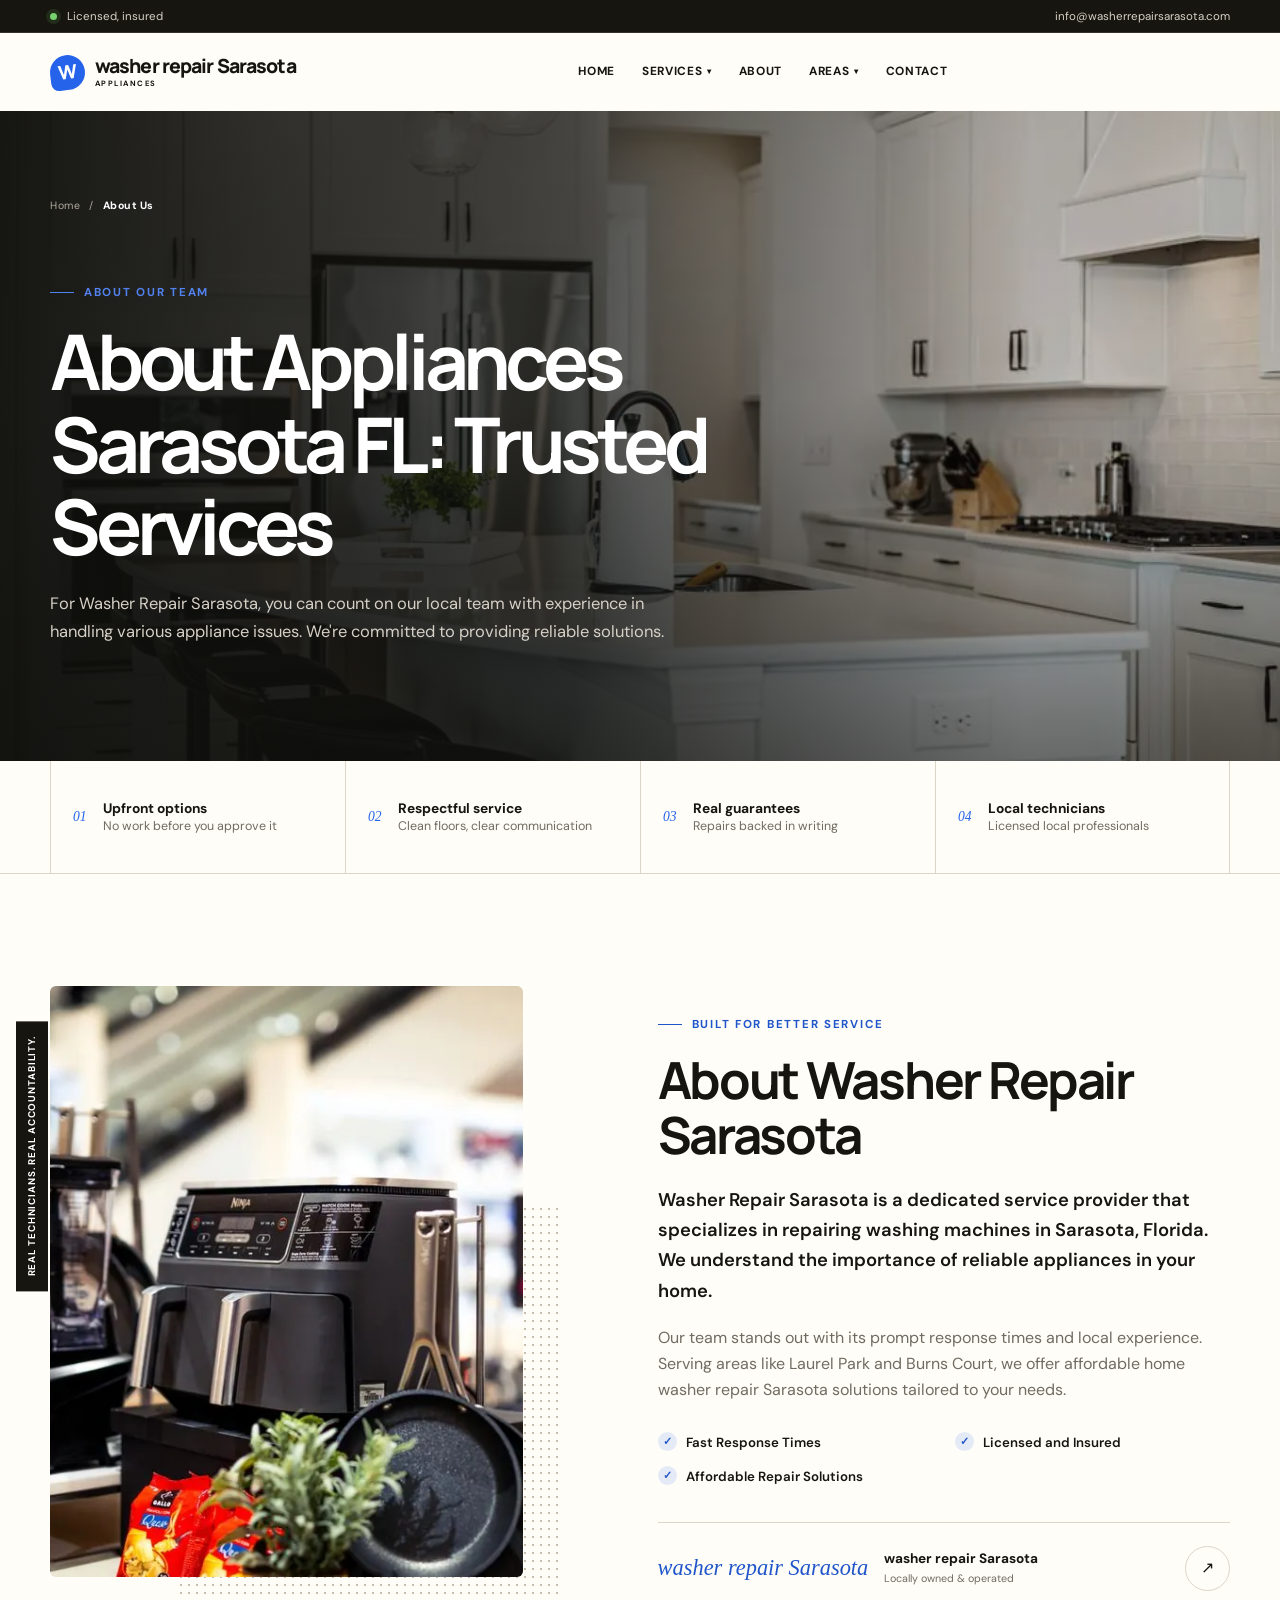
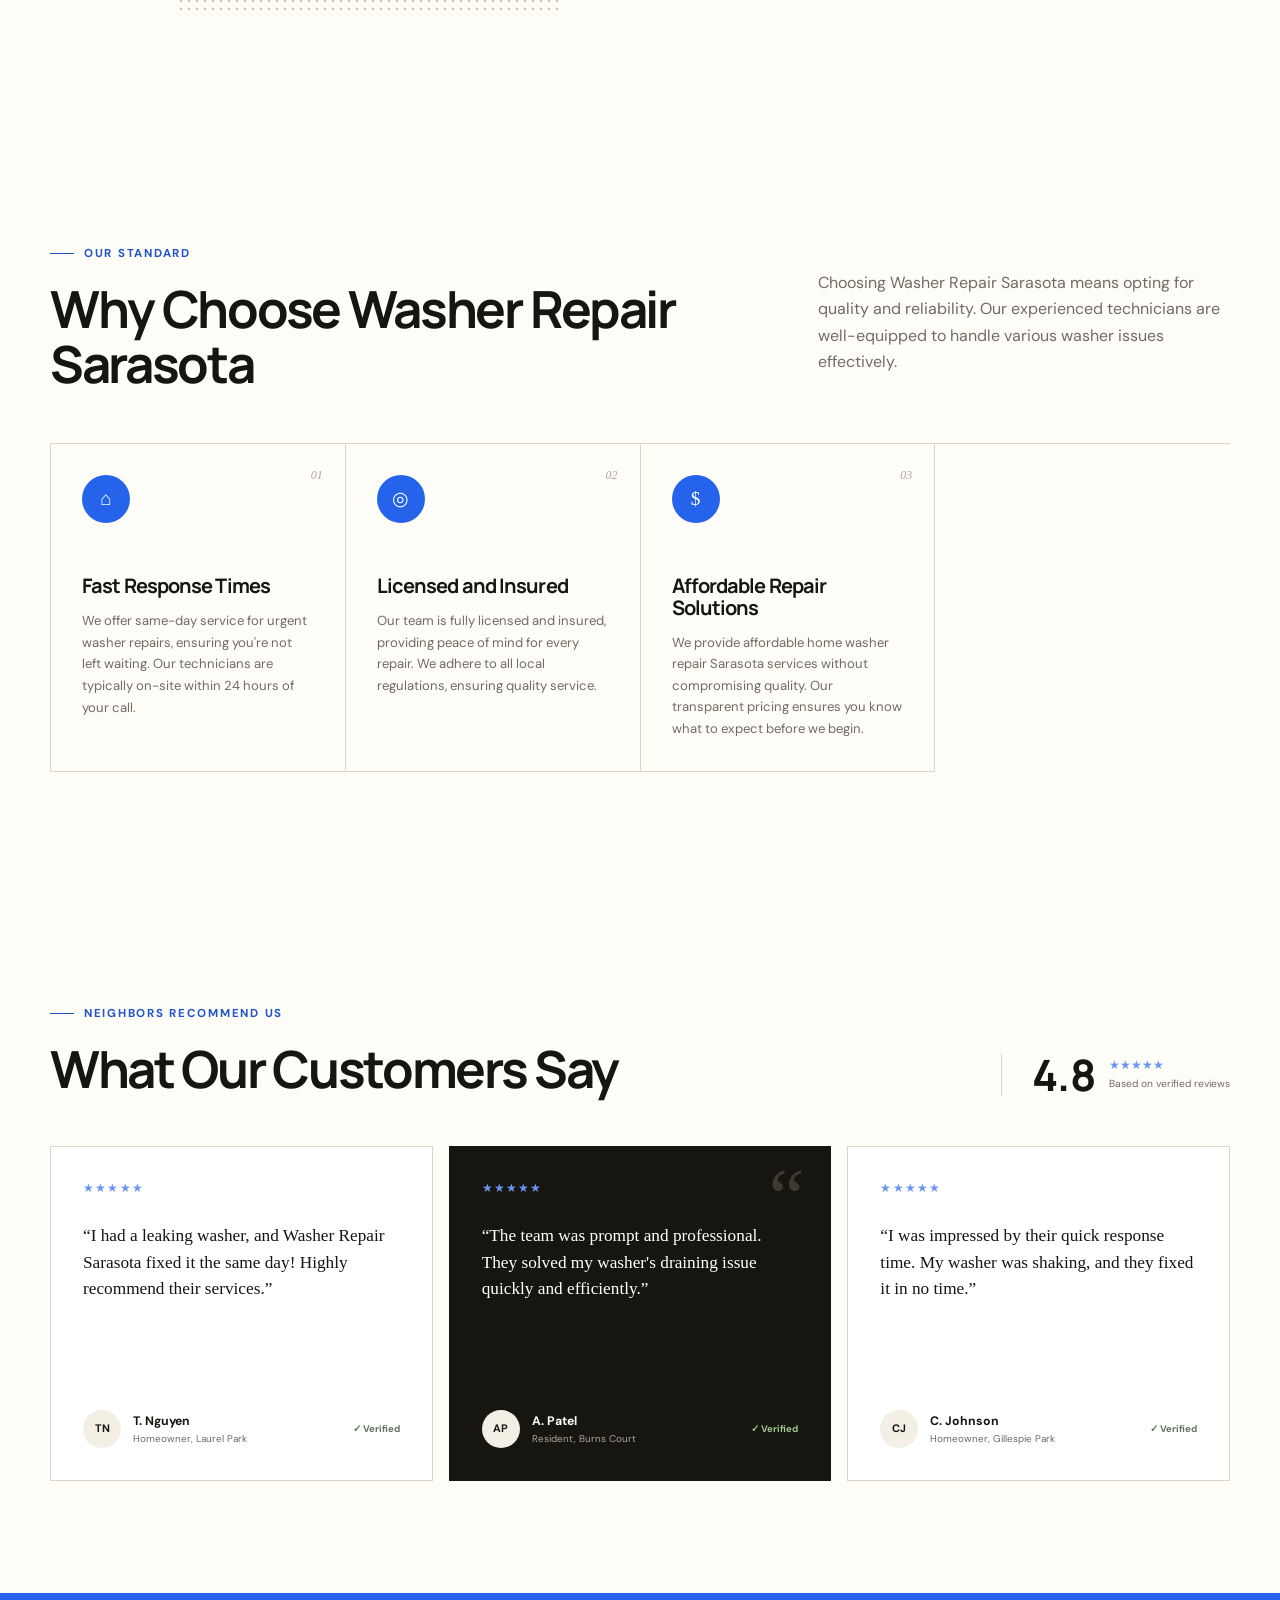
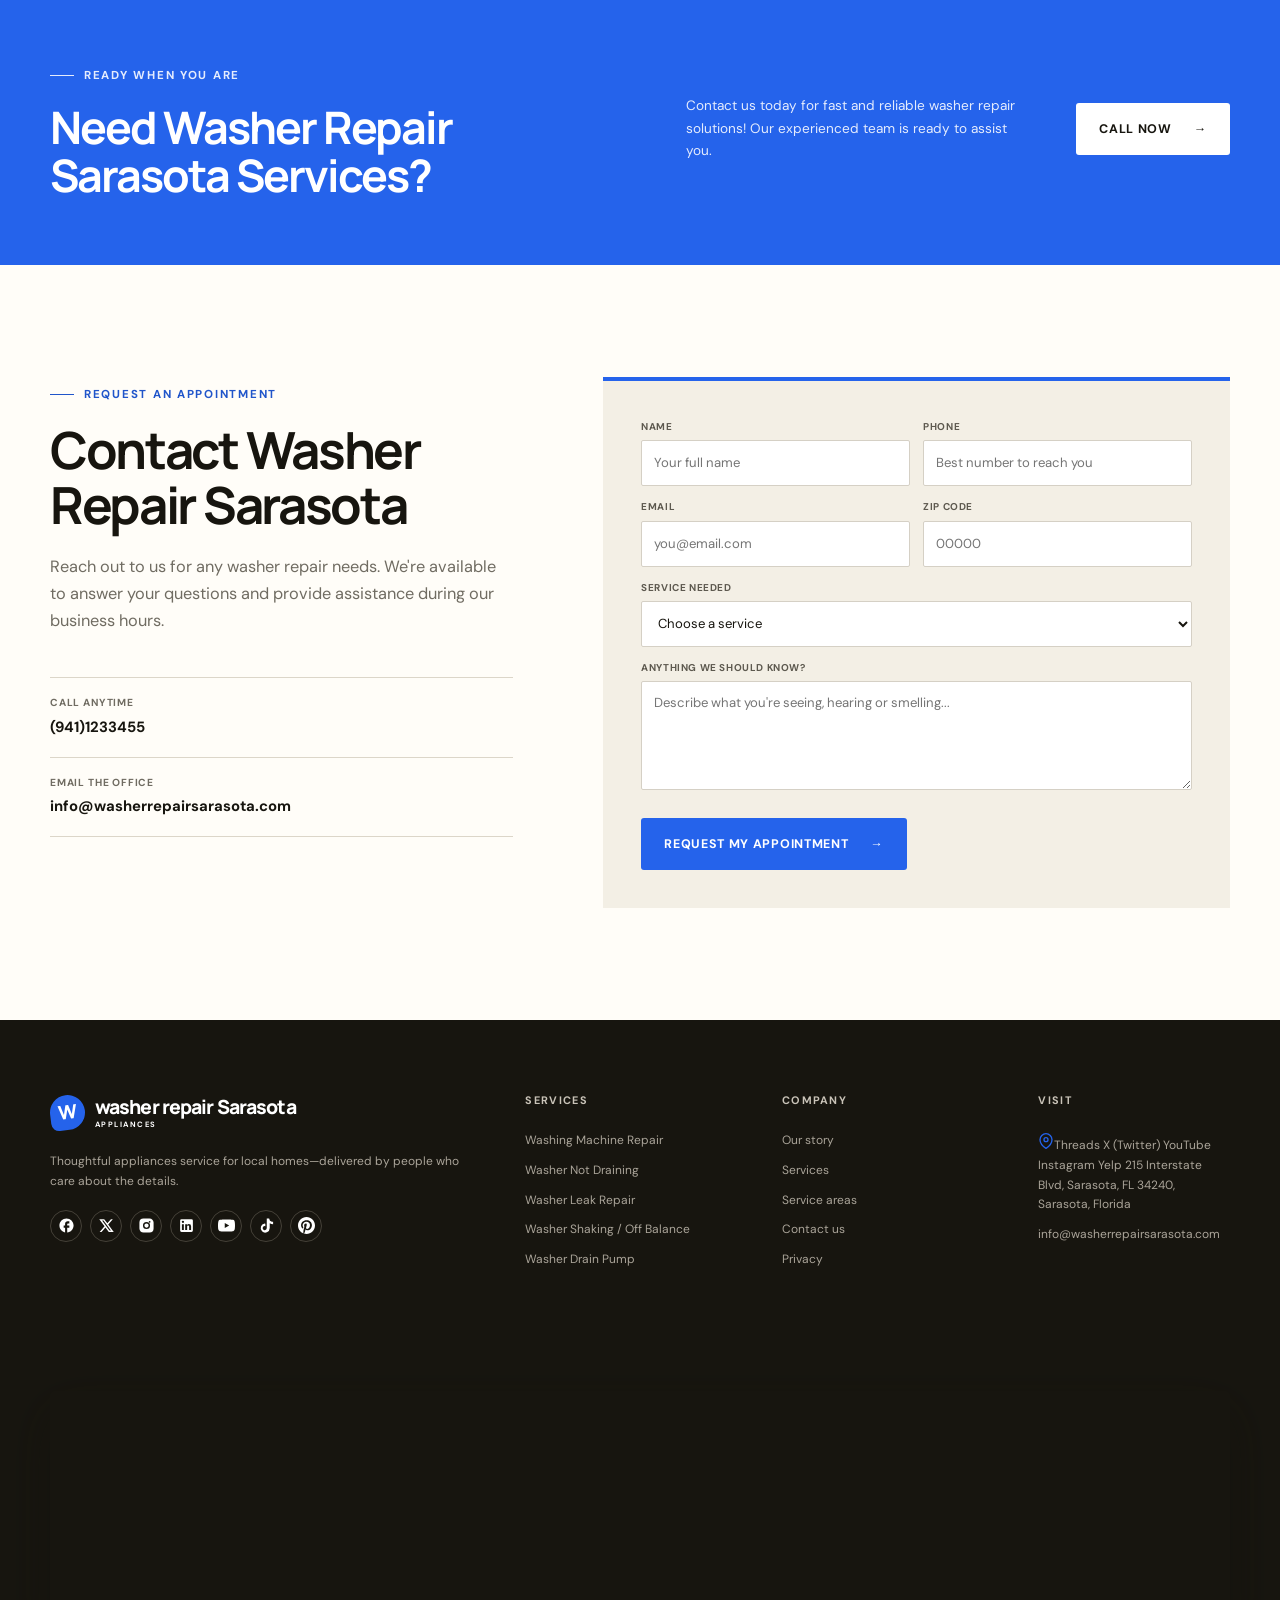
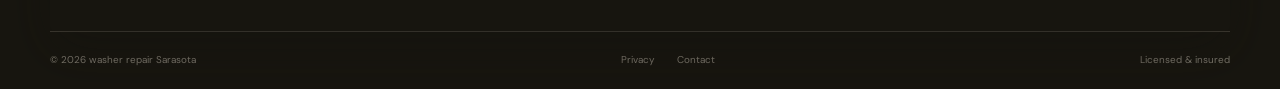
<file: about.html>
<!doctype html>
<html lang="en" class="scroll-smooth">
  <head>
    <meta charset="UTF-8" />
    <meta name="viewport" content="width=device-width, initial-scale=1.0" />
    <title>About Washer Repair Sarasota FL | Local Washing Machine Team</title>
    <meta name="description" content="Meet the local team behind Washer Repair Sarasota — licensed technicians repairing washing machines across Sarasota, FL. Learn about our story.">
    <meta name="author" content="washer repair Sarasota ">
    <meta name="robots" content="index, follow">
    <link rel="canonical" href="https://washerrepair-sarasota.vercel.app/about">
    
    <meta property="og:type" content="website">
    <meta property="og:title" content="About Washer Repair Sarasota FL | Local Washing Machine Team">
    <meta property="og:description" content="Meet the local team behind Washer Repair Sarasota — licensed technicians repairing washing machines across Sarasota, FL. Learn about our story.">
    <meta name="twitter:card" content="summary_large_image">
    <meta name="twitter:title" content="About Washer Repair Sarasota FL | Local Washing Machine Team">
    <meta name="twitter:description" content="Meet the local team behind Washer Repair Sarasota — licensed technicians repairing washing machines across Sarasota, FL. Learn about our story.">
    
    <link rel="icon" href="data:image/svg+xml,%3Csvg%20xmlns=%27http://www.w3.org/2000/svg%27%20viewBox=%270%200%2032%2032%27%3E%3Crect%20width=%2732%27%20height=%2732%27%20rx=%277%27%20fill=%27%232563EB%27/%3E%3Ctext%20x=%2716%27%20y=%2723%27%20font-family=%27Arial,sans-serif%27%20font-size=%2719%27%20font-weight=%27700%27%20fill=%27%23ffffff%27%20text-anchor=%27middle%27%3EW%3C/text%3E%3C/svg%3E" />
    <script>window.__RL_LEADS={siteId:"6abde9d0a2c0fee5111ff2b7",apiBase:["https:","","ranklocal.cc"].join("/"),turnstileSiteKey:""};</script>
    <link rel="preload" href="assets/fonts/dm-sans.woff2" as="font" type="font/woff2" crossorigin />
    <link rel="preload" href="assets/fonts/manrope.woff2" as="font" type="font/woff2" crossorigin />
    <link rel="stylesheet" href="assets/global.css" />
  </head>
  <body id="top">
    
<div id="navbar-container">
  <header class="site-header">
    <div class="utility-bar">
      <div class="shell utility-inner">
        <p><span class="status-dot"></span> Licensed, insured</p>
        <div><span><a href="mailto:info@washerrepairsarasota.com" style="color:inherit;text-decoration:none;">info@washerrepairsarasota.com</a></span></div>
      </div>
    </div>
    <nav class="main-nav shell" aria-label="Main navigation">
      <a class="brand" href="/" aria-label="washer repair Sarasota  home">
        <span class="brand-mark">W</span>
        <span>washer repair Sarasota <small>APPLIANCES </small></span>
      </a>
      <button class="nav-toggle" type="button" aria-expanded="false" aria-controls="site-menu">
        <span></span><span></span><span></span><span class="sr-only">Toggle menu</span>
      </button>
      <div class="nav-links" id="site-menu">
        <a href="/">Home</a>
        <span class="nav-dd">
        <a href="services">Services <span class="nav-dd-caret">&#9662;</span></a>
        <div class="nav-dd-panel">
          <!-- RL-AUTO:nav-services START -->
<a href="washing-machine-repair">Washing Machine Repair</a><a href="washer-not-draining">Washer Not Draining</a><a href="washer-leak-repair">Washer Leak Repair</a><a href="washer-shaking-off-balance">Washer Shaking / Off Balance</a><a href="washer-drain-pump">Washer Drain Pump</a>
<!-- RL-AUTO:nav-services END -->
          <a class="nav-dd-all" href="services">All services &rarr;</a>
        </div>
      </span>
        <a href="about">About</a>
        <span class="nav-dd">
        <a href="locations">Areas <span class="nav-dd-caret">&#9662;</span></a>
        <div class="nav-dd-panel">
          <!-- RL-AUTO:nav-locations START --><a href="appliances-laurel-park">Laurel Park</a><a href="appliances-burns-court">Burns Court</a><a href="appliances-gillespie-park">Gillespie Park</a><!-- RL-AUTO:nav-locations END -->
          <a class="nav-dd-all" href="locations">All service areas &rarr;</a>
        </div>
      </span>
        
        <a href="contact">Contact</a>
      </div>
      
    </nav>
  </header>
</div>
    <main>
      
    
<div id="hero-container">
  <section class="location-hero">
    <div class="location-hero-image" style="background-image:url('assets/images/gen/about-bddc5121.webp');" aria-hidden="true"></div>
    <div class="location-hero-overlay"></div>
    <div class="shell location-hero-inner">
      <div class="location-hero-copy" data-sal="slide-up" data-sal-duration="650">
        <nav class="breadcrumbs" aria-label="Breadcrumb"><a href="/">Home</a><span>/</span><strong>About Us</strong></nav>
        <span class="eyebrow eyebrow-light"><span></span> About our team</span>
        <h1>About Appliances Sarasota FL: Trusted Services</h1>
        <p>For Washer Repair Sarasota, you can count on our local team with experience in handling various appliance issues. We're committed to providing reliable solutions.</p>
      </div>
      
    </div>
  </section>
</div>
    
<div id="trust-strip-container">
  <section class="trust-strip" aria-label="Service guarantees">
    <div class="shell trust-grid">
      <div><span>01</span><p><strong>Upfront options</strong>No work before you approve it</p></div><div><span>02</span><p><strong>Respectful service</strong>Clean floors, clear communication</p></div><div><span>03</span><p><strong>Real guarantees</strong>Repairs backed in writing</p></div><div><span>04</span><p><strong>Local technicians</strong>Licensed local professionals</p></div>
    </div>
  </section>
</div>
    
<div id="about-container">
  <section class="section about-section" id="about">
    <div class="shell split-layout">
      <div class="image-stack" data-sal="slide-right" data-sal-duration="650">
        <img src="assets/images/gen/washer-repair-sarasota-technicians-f8d325a4.webp" alt="washer repair Sarasota  technicians" loading="lazy" />
        
        <div class="image-caption">Real technicians. Real accountability.</div>
      </div>
      <div class="section-copy" data-sal="slide-up" data-sal-duration="650">
        <span class="eyebrow"><span></span> Built for better service</span>
        <h2>About Washer Repair Sarasota</h2>
        <p class="lead">Washer Repair Sarasota is a dedicated service provider that specializes in repairing washing machines in Sarasota, Florida. We understand the importance of reliable appliances in your home.</p>
        <p>Our team stands out with its prompt response times and local experience. Serving areas like Laurel Park and Burns Court, we offer affordable home washer repair Sarasota solutions tailored to your needs.</p>
        <ul class="check-list">
          <li><span>&#10003;</span> Fast Response Times</li><li><span>&#10003;</span> Licensed and Insured</li><li><span>&#10003;</span> Affordable Repair Solutions</li>
        </ul>
        <div class="signature-row">
          <div class="signature">washer repair Sarasota </div>
          <div><strong>washer repair Sarasota </strong><small>Locally owned &amp; operated</small></div>
          <a class="circle-link" href="about" aria-label="Read our story">&#8599;</a>
        </div>
      </div>
    </div>
  </section>
</div>
    
<div id="why-choose-us-container">
  <section class="section why-section">
    <div class="shell">
      <div class="section-heading heading-split">
        <div><span class="eyebrow"><span></span> Our standard</span><h2>Why Choose Washer Repair Sarasota</h2></div>
        <p>Choosing Washer Repair Sarasota means opting for quality and reliability. Our experienced technicians are well-equipped to handle various washer issues effectively.</p>
      </div>
      <div class="benefit-grid">
        <article data-sal="slide-up" data-sal-delay="50"><span class="benefit-number">01</span><div class="mini-icon">&#8962;</div><h3>Fast Response Times</h3><p>We offer same-day service for urgent washer repairs, ensuring you're not left waiting. Our technicians are typically on-site within 24 hours of your call.</p></article><article data-sal="slide-up" data-sal-delay="100"><span class="benefit-number">02</span><div class="mini-icon">&#9678;</div><h3>Licensed and Insured</h3><p>Our team is fully licensed and insured, providing peace of mind for every repair. We adhere to all local regulations, ensuring quality service.</p></article><article data-sal="slide-up" data-sal-delay="150"><span class="benefit-number">03</span><div class="mini-icon">$</div><h3>Affordable Repair Solutions</h3><p>We provide affordable home washer repair Sarasota services without compromising quality. Our transparent pricing ensures you know what to expect before we begin.</p></article>
      </div>
    </div>
  </section>
</div>
    
<div id="testimonials-container">
  <section class="section review-section" id="reviews">
    <div class="shell">
      <div class="review-heading"><div><span class="eyebrow"><span></span> Neighbors recommend us</span><h2>What Our Customers Say</h2></div><div class="rating-summary"><strong>4.8</strong><span>★★★★★<small>Based on verified reviews</small></span></div></div>
      <div class="review-grid">
        <article data-sal="slide-up" data-sal-delay="50"><div class="stars">★★★★★</div><blockquote>&ldquo;I had a leaking washer, and Washer Repair Sarasota fixed it the same day! Highly recommend their services.&rdquo;</blockquote><div><span class="avatar">TN</span><p><strong>T. Nguyen</strong><small>Homeowner, Laurel Park</small></p><span class="verified">&#10003; Verified</span></div></article><article class="review-featured" data-sal="slide-up" data-sal-delay="100"><div class="quote-mark">&ldquo;</div><div class="stars">★★★★★</div><blockquote>&ldquo;The team was prompt and professional. They solved my washer's draining issue quickly and efficiently.&rdquo;</blockquote><div><span class="avatar">AP</span><p><strong>A. Patel</strong><small>Resident, Burns Court</small></p><span class="verified">&#10003; Verified</span></div></article><article data-sal="slide-up" data-sal-delay="150"><div class="stars">★★★★★</div><blockquote>&ldquo;I was impressed by their quick response time. My washer was shaking, and they fixed it in no time.&rdquo;</blockquote><div><span class="avatar">CJ</span><p><strong>C. Johnson</strong><small>Homeowner, Gillespie Park</small></p><span class="verified">&#10003; Verified</span></div></article>
      </div>
    </div>
  </section>
</div>
    
<div id="cta-container">
  <section class="cta-band">
    <div class="shell cta-inner"><div><span class="eyebrow eyebrow-light"><span></span> Ready when you are</span><h2>Need Washer Repair Sarasota Services?</h2></div><p>Contact us today for fast and reliable washer repair solutions! Our experienced team is ready to assist you.</p><a class="button button-light" href="tel:9411233455">Call Now <span>&#8594;</span></a></div>
  </section>
</div>
    
<div id="contact-container">
  <section class="section contact-section" id="contact">
    <div class="shell contact-layout">
      <div class="contact-copy">
        <span class="eyebrow"><span></span> Request an appointment</span>
        <h2>Contact Washer Repair Sarasota</h2>
        <p>Reach out to us for any washer repair needs. We're available to answer your questions and provide assistance during our business hours.</p>
        <div class="contact-details">
          <a href="tel:9411233455"><small>Call anytime</small><strong>(941)1233455</strong></a>
          <a href="mailto:info@washerrepairsarasota.com"><small>Email the office</small><strong>info@washerrepairsarasota.com</strong></a>
          
        </div>
      </div>
      <form class="contact-form" id="contact-form" data-t8-form><input type="text" name="_hp" tabindex="-1" autocomplete="off" class="rl-hp" aria-hidden="true" />
        <label><span>Name</span><input type="text" name="name" placeholder="Your full name" required /></label>
        <label><span>Phone</span><input type="tel" name="phone" placeholder="Best number to reach you" required /></label>
        <label><span>Email</span><input type="email" name="email" placeholder="you@email.com" /></label>
        <label><span>ZIP code</span><input type="text" name="zip" placeholder="00000" required /></label>
        <label class="full-field"><span>Service needed</span><select name="service" required><option value="">Choose a service</option><option>Washing Machine Repair</option><option>Washer Not Draining</option><option>Washer Leak Repair</option><option>Washer Shaking / Off Balance</option><option>Washer Drain Pump</option></select></label>
        <label class="full-field"><span>Anything we should know?</span><textarea name="message" rows="4" placeholder="Describe what you're seeing, hearing or smelling..."></textarea></label>
        <button class="button button-primary" type="submit">Request my appointment <span>&#8594;</span></button>
        <div class="form-success" role="status" aria-live="polite">Request received — our team will be in touch shortly.</div>
      </form>
    </div>
  </section>
</div>
    </main>
    
<div id="footer-container">
  <footer class="site-footer">
    <div class="shell footer-main">
      <div class="footer-brand">
        <a class="brand brand-light" href="/"><span class="brand-mark">W</span><span>washer repair Sarasota <small>APPLIANCES </small></span></a>
        <p>Thoughtful appliances  service for local homes—delivered by people who care about the details.</p>
        
        <div class="social-links" data-social-links><a href="#" data-social="facebook" aria-label="Facebook"><svg width="17" height="17" viewBox="0 0 24 24" fill="currentColor"><path d="M22 12c0-5.52-4.48-10-10-10S2 6.48 2 12c0 4.84 3.44 8.87 8 9.8V15H8v-3h2V9.5C10 7.57 11.57 6 13.5 6H16v3h-2c-.55 0-1 .45-1 1v2h3v3h-3v6.95c5.05-.5 9-4.76 9-9.95"/></svg></a><a href="#" data-social="x" aria-label="X (Twitter)"><svg width="17" height="17" viewBox="0 0 24 24" fill="currentColor"><path d="M10.488 14.651L15.25 21h7l-7.858-10.478L20.93 3h-2.65l-5.117 5.886L8.75 3h-7l7.51 10.015L2.32 21h2.65zM16.25 19L5.75 5h2l10.5 14z"/></svg></a><a href="#" data-social="instagram" aria-label="Instagram"><svg width="17" height="17" viewBox="0 0 24 24" fill="currentColor"><path d="M7.8 2h8.4C19.4 2 22 4.6 22 7.8v8.4a5.8 5.8 0 0 1-5.8 5.8H7.8C4.6 22 2 19.4 2 16.2V7.8A5.8 5.8 0 0 1 7.8 2m8.65 3.5a1.25 1.25 0 1 0 0 2.5 1.25 1.25 0 0 0 0-2.5M12 7a5 5 0 1 0 0 10 5 5 0 0 0 0-10m0 2a3 3 0 1 1 0 6 3 3 0 0 1 0-6"/></svg></a><a href="#" data-social="linkedin" aria-label="LinkedIn"><svg width="17" height="17" viewBox="0 0 24 24" fill="currentColor"><path d="M19 3a2 2 0 0 1 2 2v14a2 2 0 0 1-2 2H5a2 2 0 0 1-2-2V5a2 2 0 0 1 2-2zm-.5 15.5v-5.3a3.26 3.26 0 0 0-3.26-3.26c-.85 0-1.84.52-2.32 1.3v-1.11h-2.79v8.37h2.79v-4.93c0-.77.62-1.4 1.39-1.4a1.4 1.4 0 0 1 1.4 1.4v4.93zM6.88 8.56a1.68 1.68 0 1 0 0-3.37 1.69 1.69 0 0 0 0 3.37m1.39 9.94v-8.37H5.5v8.37z"/></svg></a><a href="#" data-social="youtube" aria-label="YouTube"><svg width="17" height="17" viewBox="0 0 24 24" fill="currentColor"><path d="M23.5 6.19a3.02 3.02 0 0 0-2.12-2.14C19.5 3.55 12 3.55 12 3.55s-7.5 0-9.38.5A3.02 3.02 0 0 0 .5 6.19C0 8.07 0 12 0 12s0 3.93.5 5.81a3.02 3.02 0 0 0 2.12 2.14c1.88.5 9.38.5 9.38.5s7.5 0 9.38-.5a3.02 3.02 0 0 0 2.12-2.14C24 15.93 24 12 24 12s0-3.93-.5-5.81M9.55 15.57V8.43L15.82 12z"/></svg></a><a href="#" data-social="tiktok" aria-label="TikTok"><svg width="17" height="17" viewBox="0 0 24 24" fill="currentColor"><path d="M19.59 6.69a4.83 4.83 0 0 1-3.77-4.25V2h-3.45v13.67a2.89 2.89 0 0 1-5.2 1.74 2.89 2.89 0 0 1 2.31-4.64 2.93 2.93 0 0 1 .88.13V9.4a6.84 6.84 0 0 0-1-.05A6.33 6.33 0 0 0 5.7 20.1a6.34 6.34 0 0 0 10.86-4.43v-7a8.16 8.16 0 0 0 4.77 1.52v-3.4a4.85 4.85 0 0 1-1.74-.1z"/></svg></a><a href="#" data-social="pinterest" aria-label="Pinterest"><svg width="17" height="17" viewBox="0 0 24 24" fill="currentColor"><path d="M12 0C5.37 0 0 5.37 0 12c0 5.08 3.16 9.43 7.63 11.17-.11-.95-.2-2.4.04-3.44.22-.94 1.4-5.96 1.4-5.96s-.36-.72-.36-1.78c0-1.67.97-2.91 2.17-2.91 1.02 0 1.52.77 1.52 1.69 0 1.03-.66 2.57-1 4-.28 1.19.6 2.17 1.77 2.17 2.13 0 3.77-2.25 3.77-5.5 0-2.87-2.06-4.88-5.01-4.88-3.41 0-5.42 2.56-5.42 5.21 0 1.03.4 2.14.89 2.74.1.12.11.22.08.34l-.33 1.36c-.05.22-.17.27-.4.16-1.5-.7-2.44-2.89-2.44-4.65 0-3.79 2.75-7.27 7.93-7.27 4.16 0 7.4 2.97 7.4 6.93 0 4.14-2.61 7.47-6.23 7.47-1.22 0-2.36-.63-2.75-1.38l-.75 2.85c-.27 1.04-1 2.35-1.49 3.15C9.57 23.81 10.76 24 12 24c6.63 0 12-5.37 12-12S18.63 0 12 0"/></svg></a></div>
      </div>
      <div>
        <h3>Services</h3>
        <!-- RL-AUTO:footer-services START -->
<a href="washing-machine-repair">Washing Machine Repair</a><a href="washer-not-draining">Washer Not Draining</a><a href="washer-leak-repair">Washer Leak Repair</a><a href="washer-shaking-off-balance">Washer Shaking / Off Balance</a><a href="washer-drain-pump">Washer Drain Pump</a>
<!-- RL-AUTO:footer-services END -->
      </div>
      <div>
        <h3>Company</h3>
        <a href="about">Our story</a>
        <a href="services">Services</a>
        <a href="locations">Service areas</a>
        <a href="contact">Contact us</a>
        <a href="privacy-policy">Privacy</a>
      </div>
      <div>
        <h3>Visit</h3>
        <a class="footer-address" href="https://maps.google.com/?q=Threads%20X%20(Twitter)%20YouTube%20Instagram%20Yelp%20215%20Interstate%20Blvd%2C%20Sarasota%2C%20FL%2034240%2C%20Sarasota%2C%20Florida" target="_blank" rel="noopener"><svg width="16" height="16" viewBox="0 0 24 24" fill="none" stroke="currentColor" stroke-width="2" stroke-linecap="round" stroke-linejoin="round"><path d="M21 10c0 7-9 13-9 13s-9-6-9-13a9 9 0 0118 0z"/><circle cx="12" cy="10" r="3"/></svg><span>Threads X (Twitter) YouTube Instagram Yelp 215 Interstate Blvd, Sarasota, FL 34240, Sarasota, Florida</span></a>
        
        <p><a href="mailto:info@washerrepairsarasota.com" style="color:inherit;">info@washerrepairsarasota.com</a></p>
        
      </div>
    </div>
    <div class="shell footer-map-wrap">
      <iframe class="footer-map" title="washer repair Sarasota  on Google Maps" src="https://maps.google.com/maps?q=Threads%20X%20(Twitter)%20YouTube%20Instagram%20Yelp%20215%20Interstate%20Blvd%2C%20Sarasota%2C%20FL%2034240%2C%20Sarasota%2C%20Florida&t=&z=14&ie=UTF8&iwloc=B&output=embed" width="100%" height="240" loading="lazy" referrerpolicy="no-referrer-when-downgrade" style="border:0;"></iframe>
    </div>
    <div class="shell footer-bottom">
      <span>&copy; 2026 washer repair Sarasota </span>
      <div><a href="privacy-policy">Privacy</a><a href="contact">Contact</a></div>
      <span>Licensed &amp; insured</span>
    </div>
  </footer>
</div>
    
<div id="sticky-call-button-container">
  <a class="sticky-call" href="tel:9411233455"><span>&#8599;</span><div><small>Emergency?</small><strong>Call now</strong></div></a>
</div>
    <script src="assets/js/main.js"></script>
  </body>
</html>
</file>
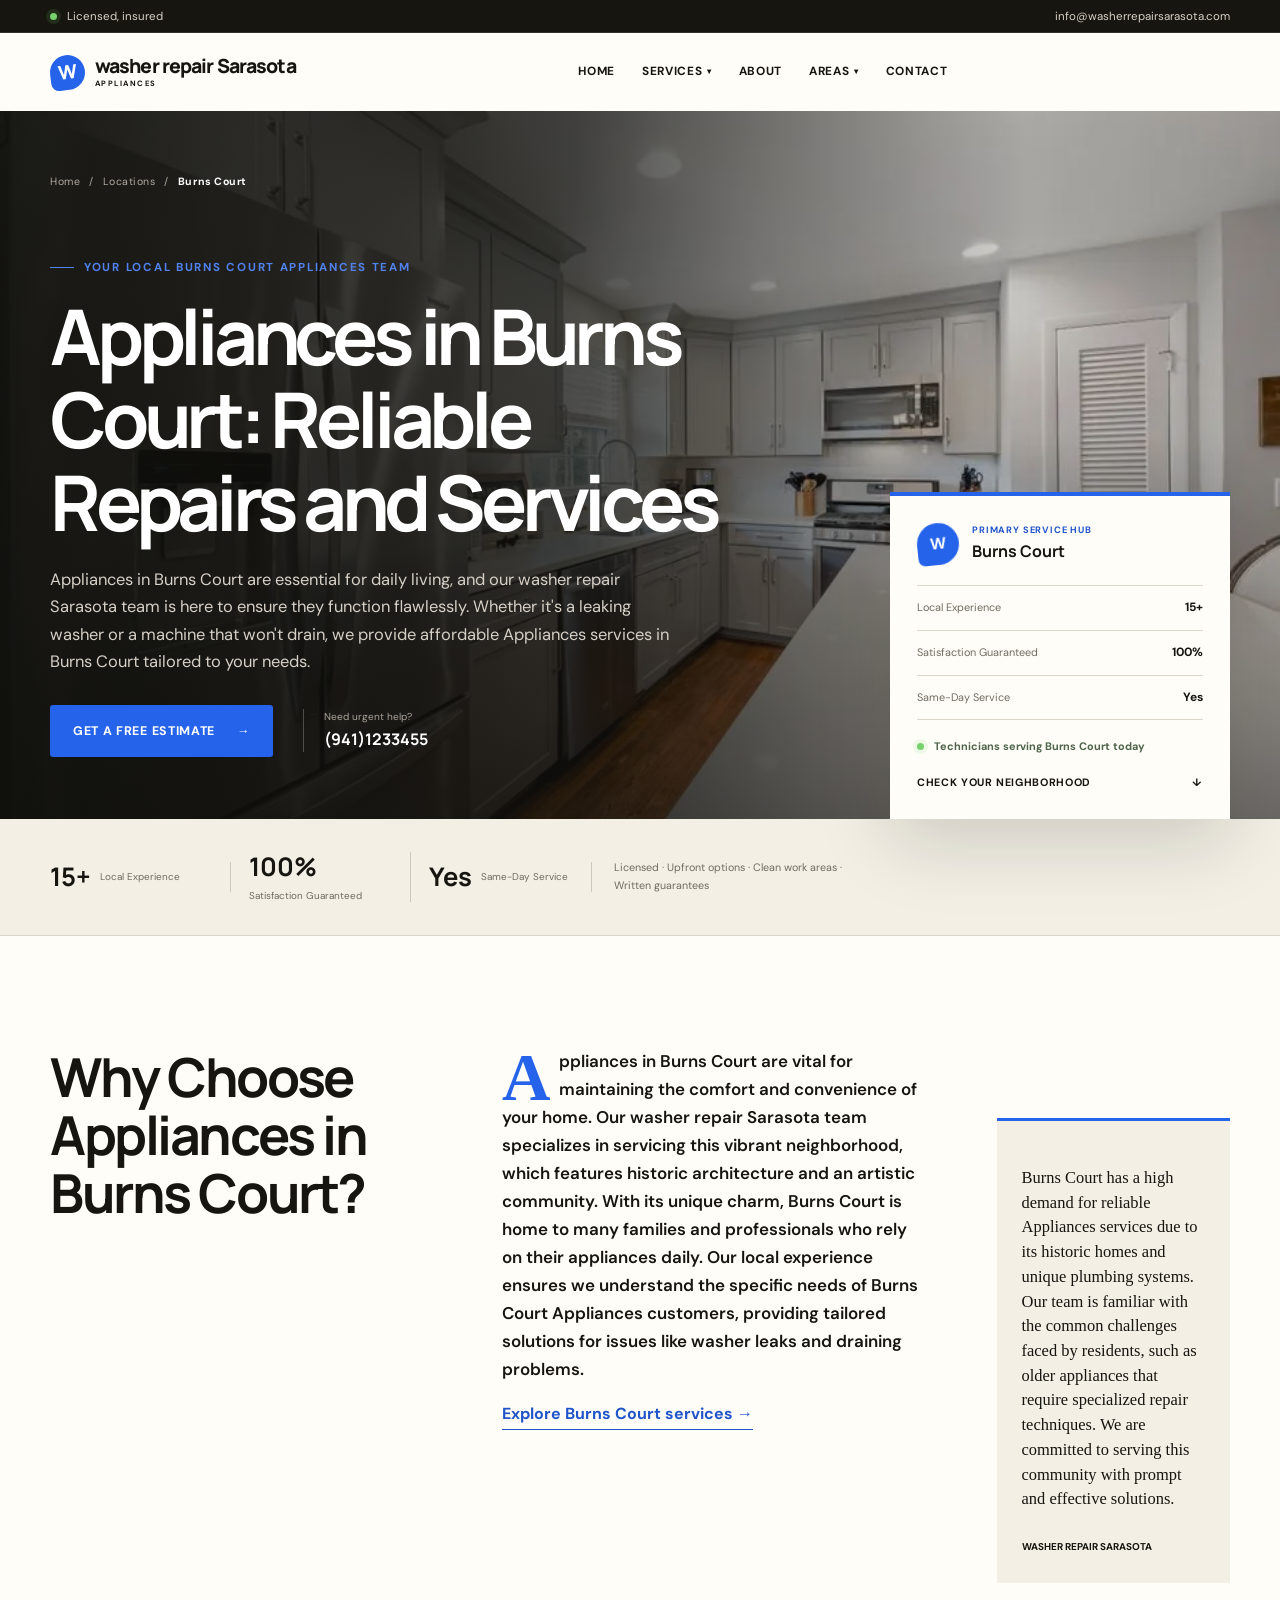
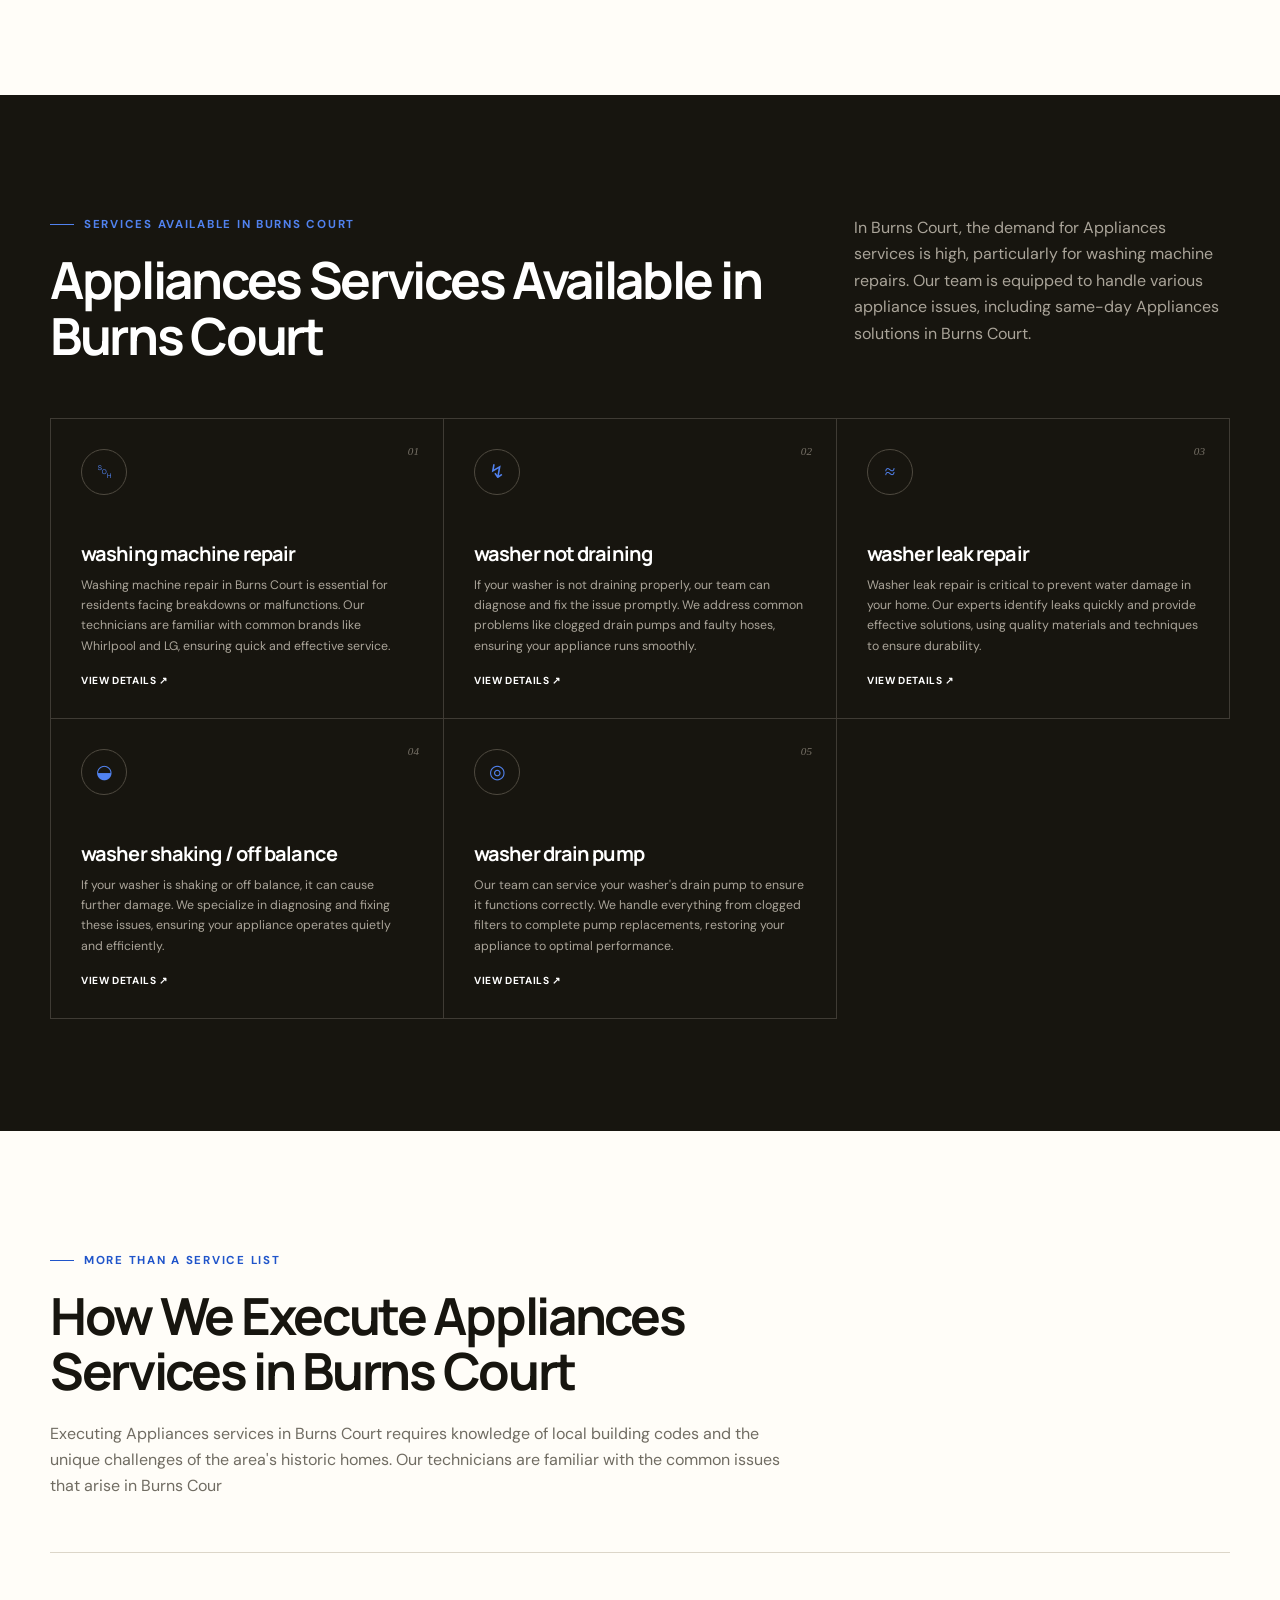
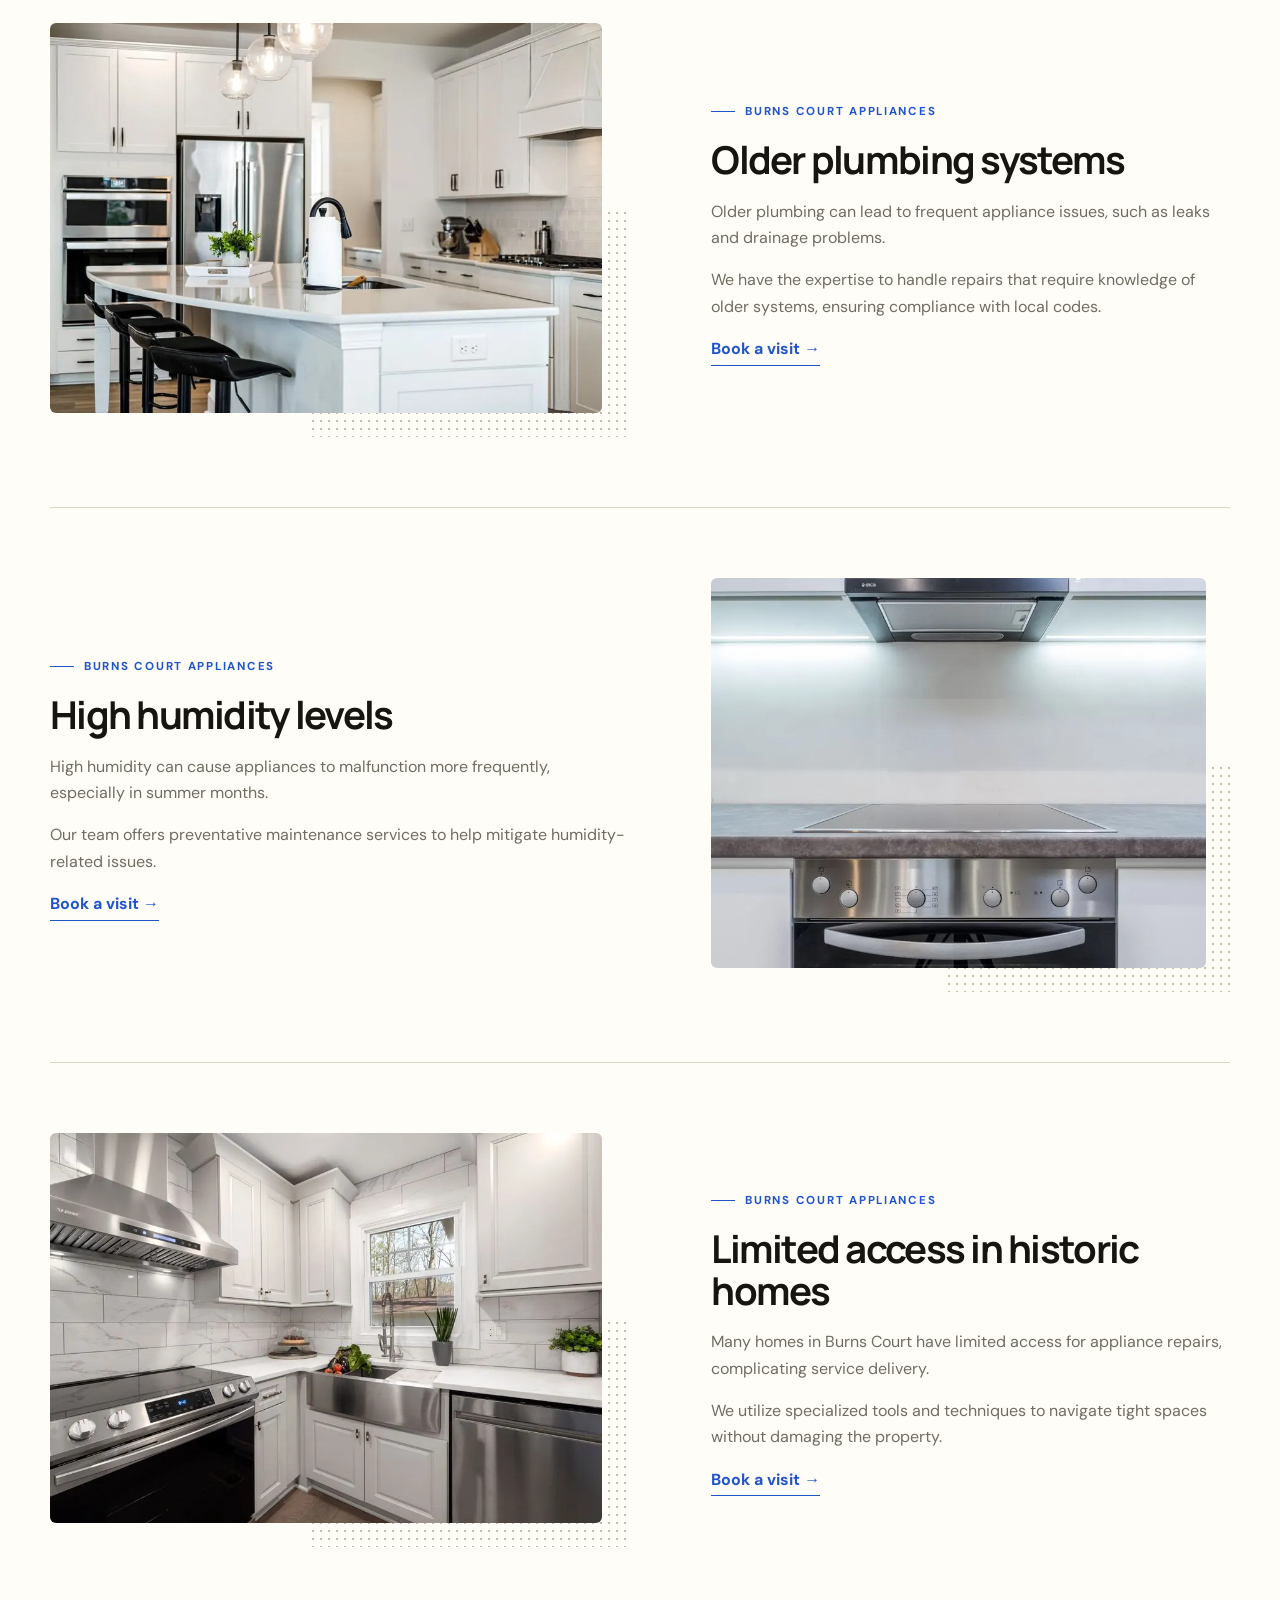
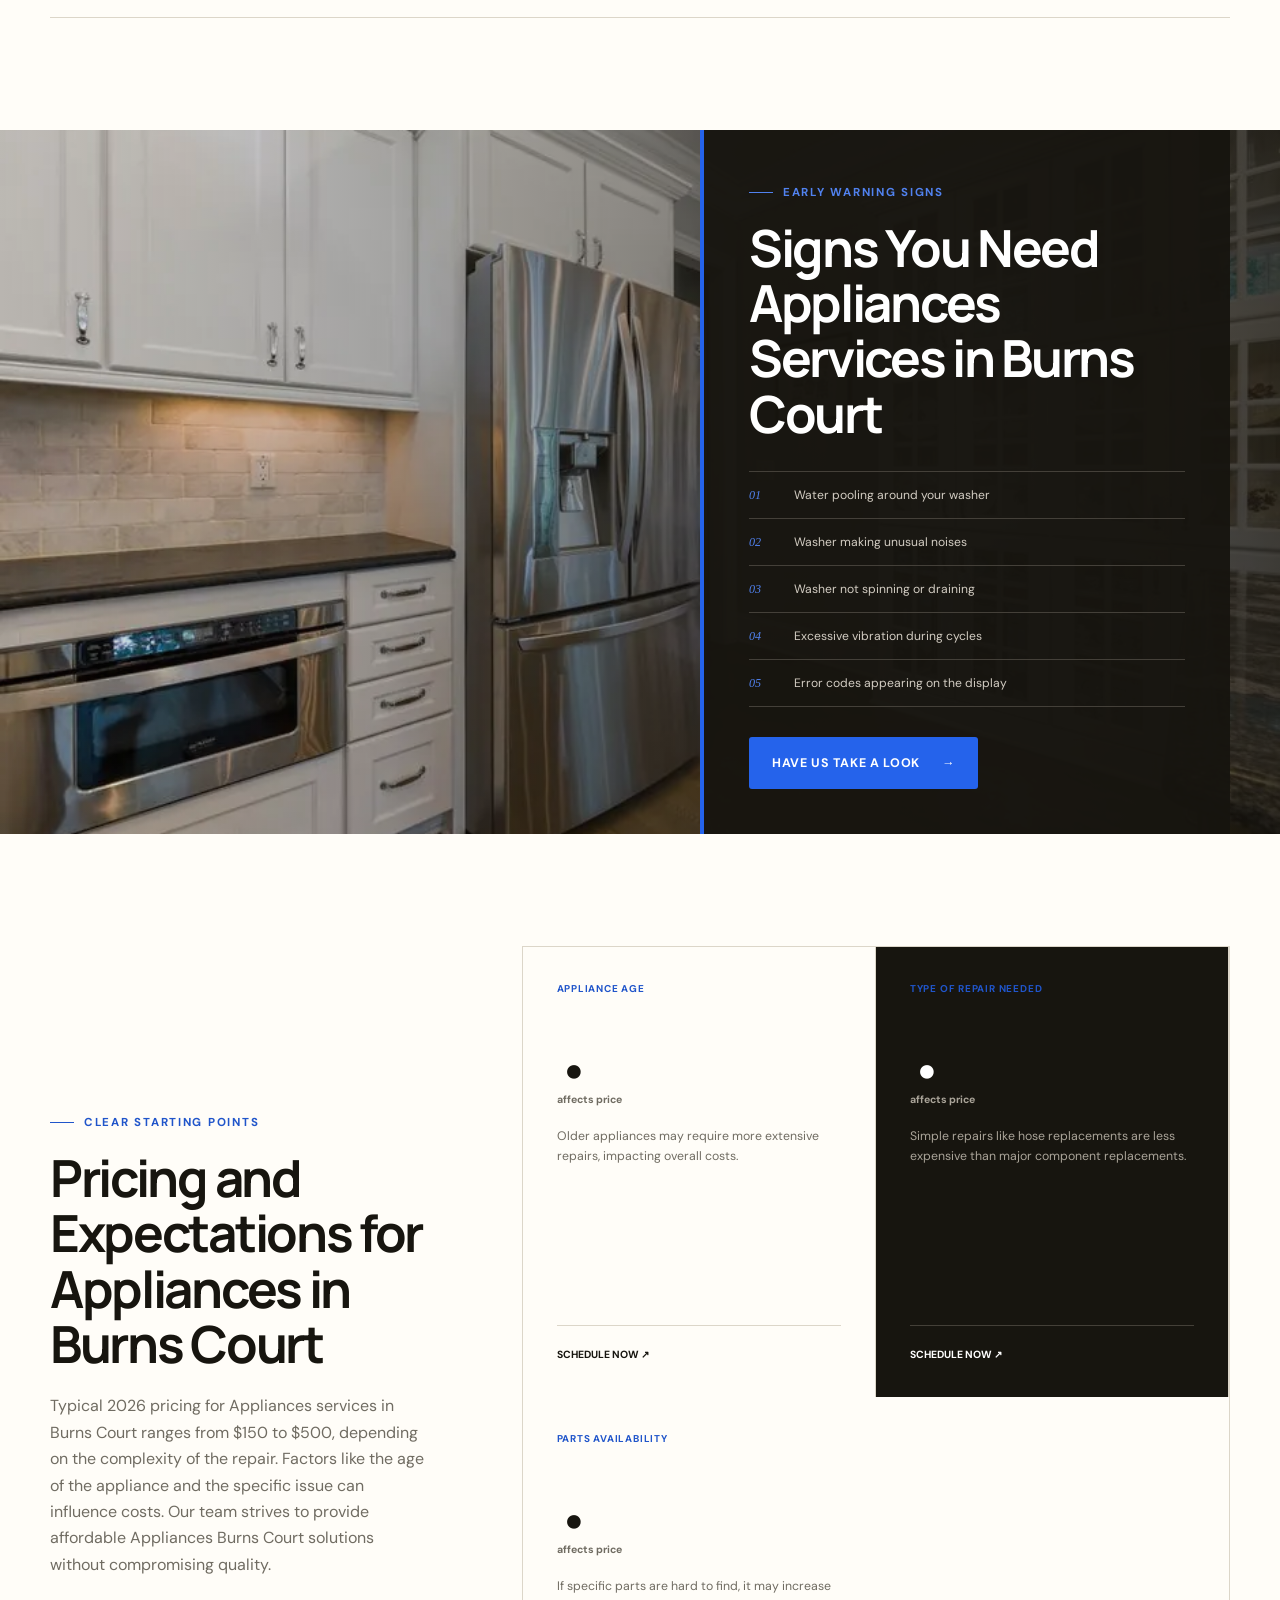
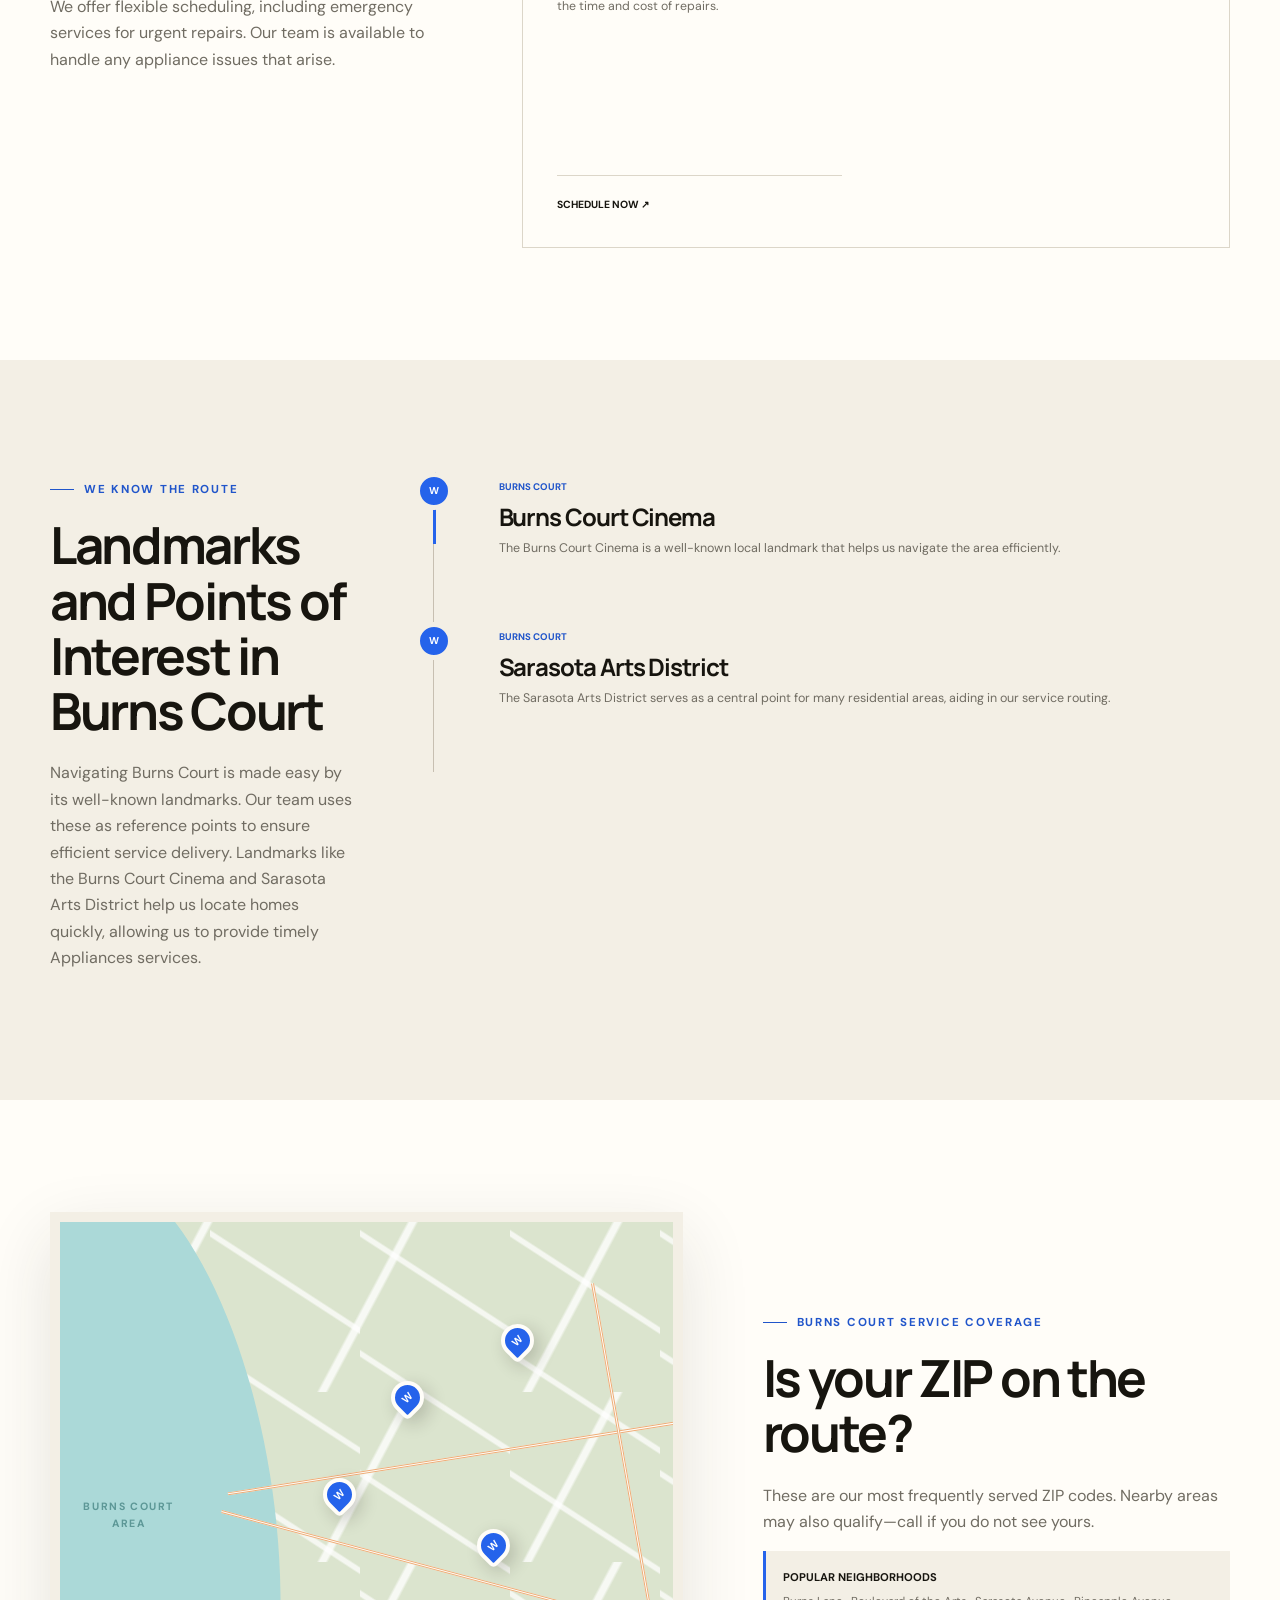
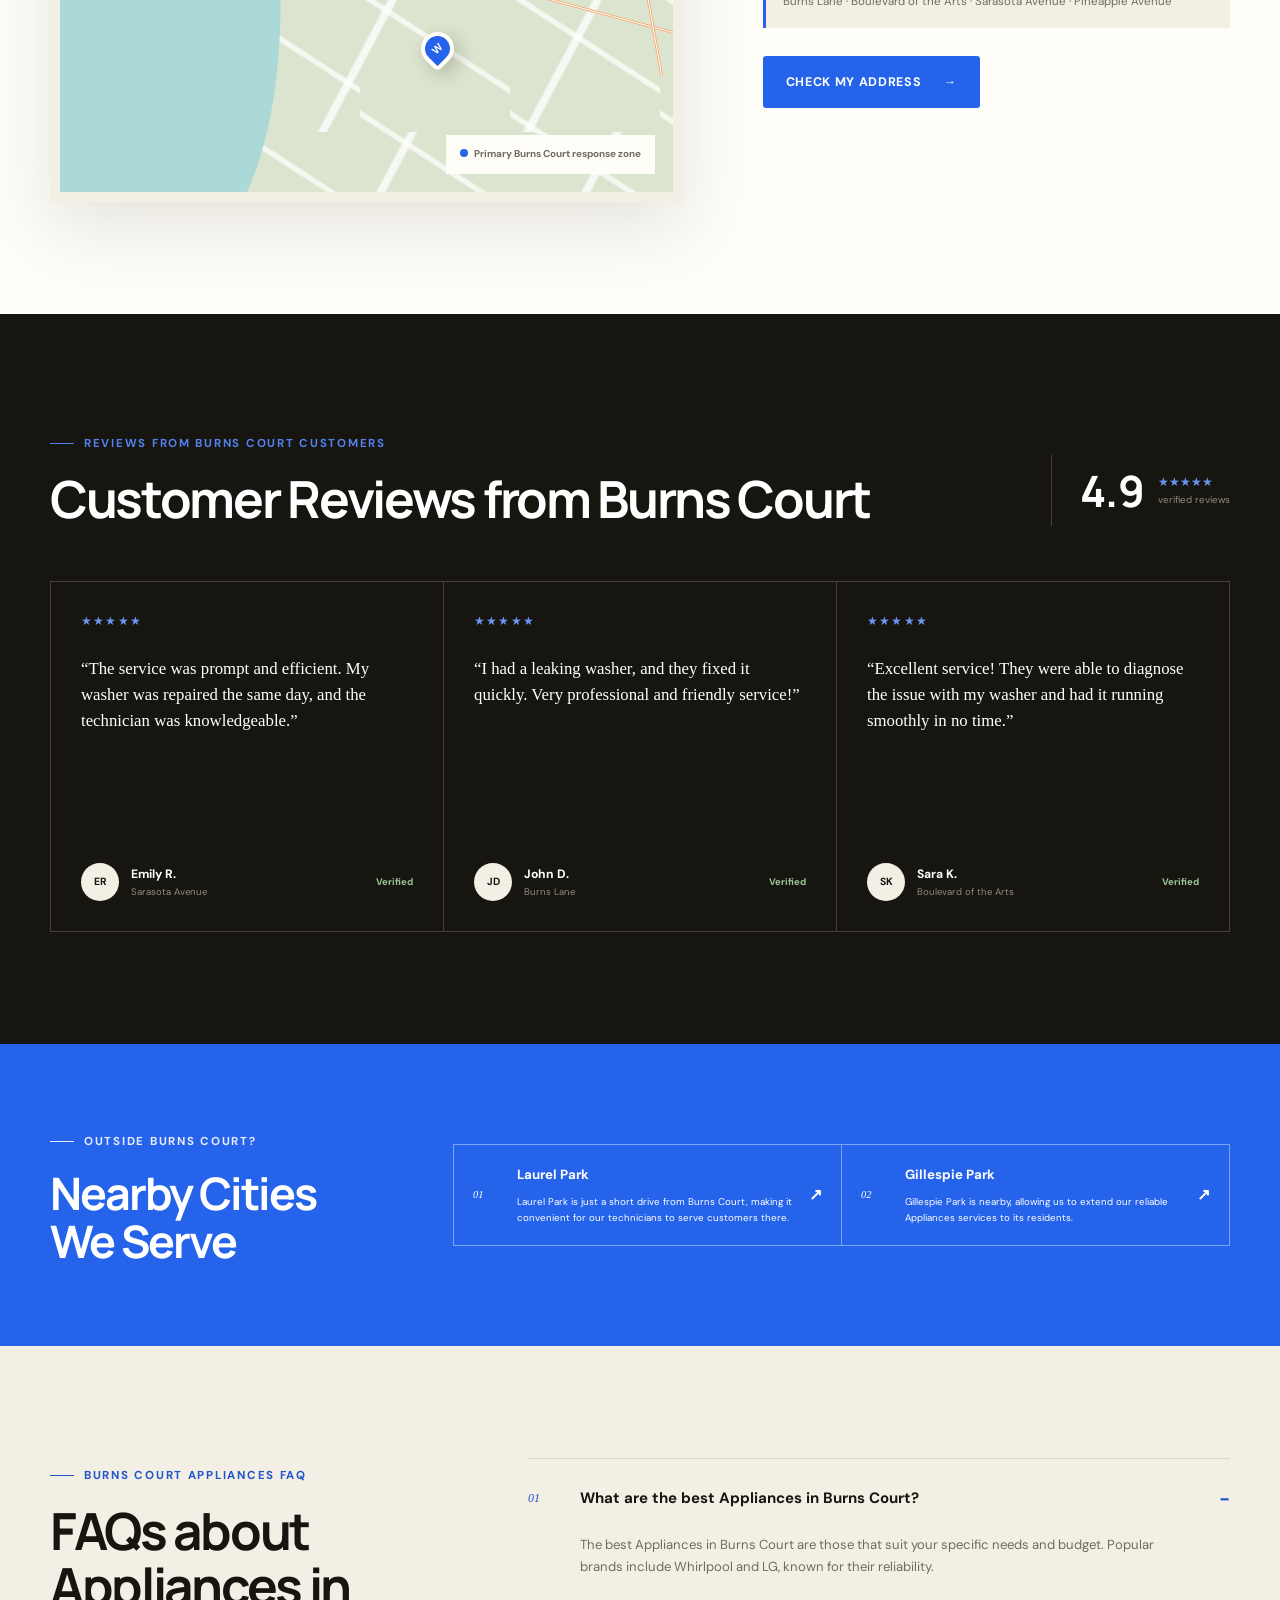
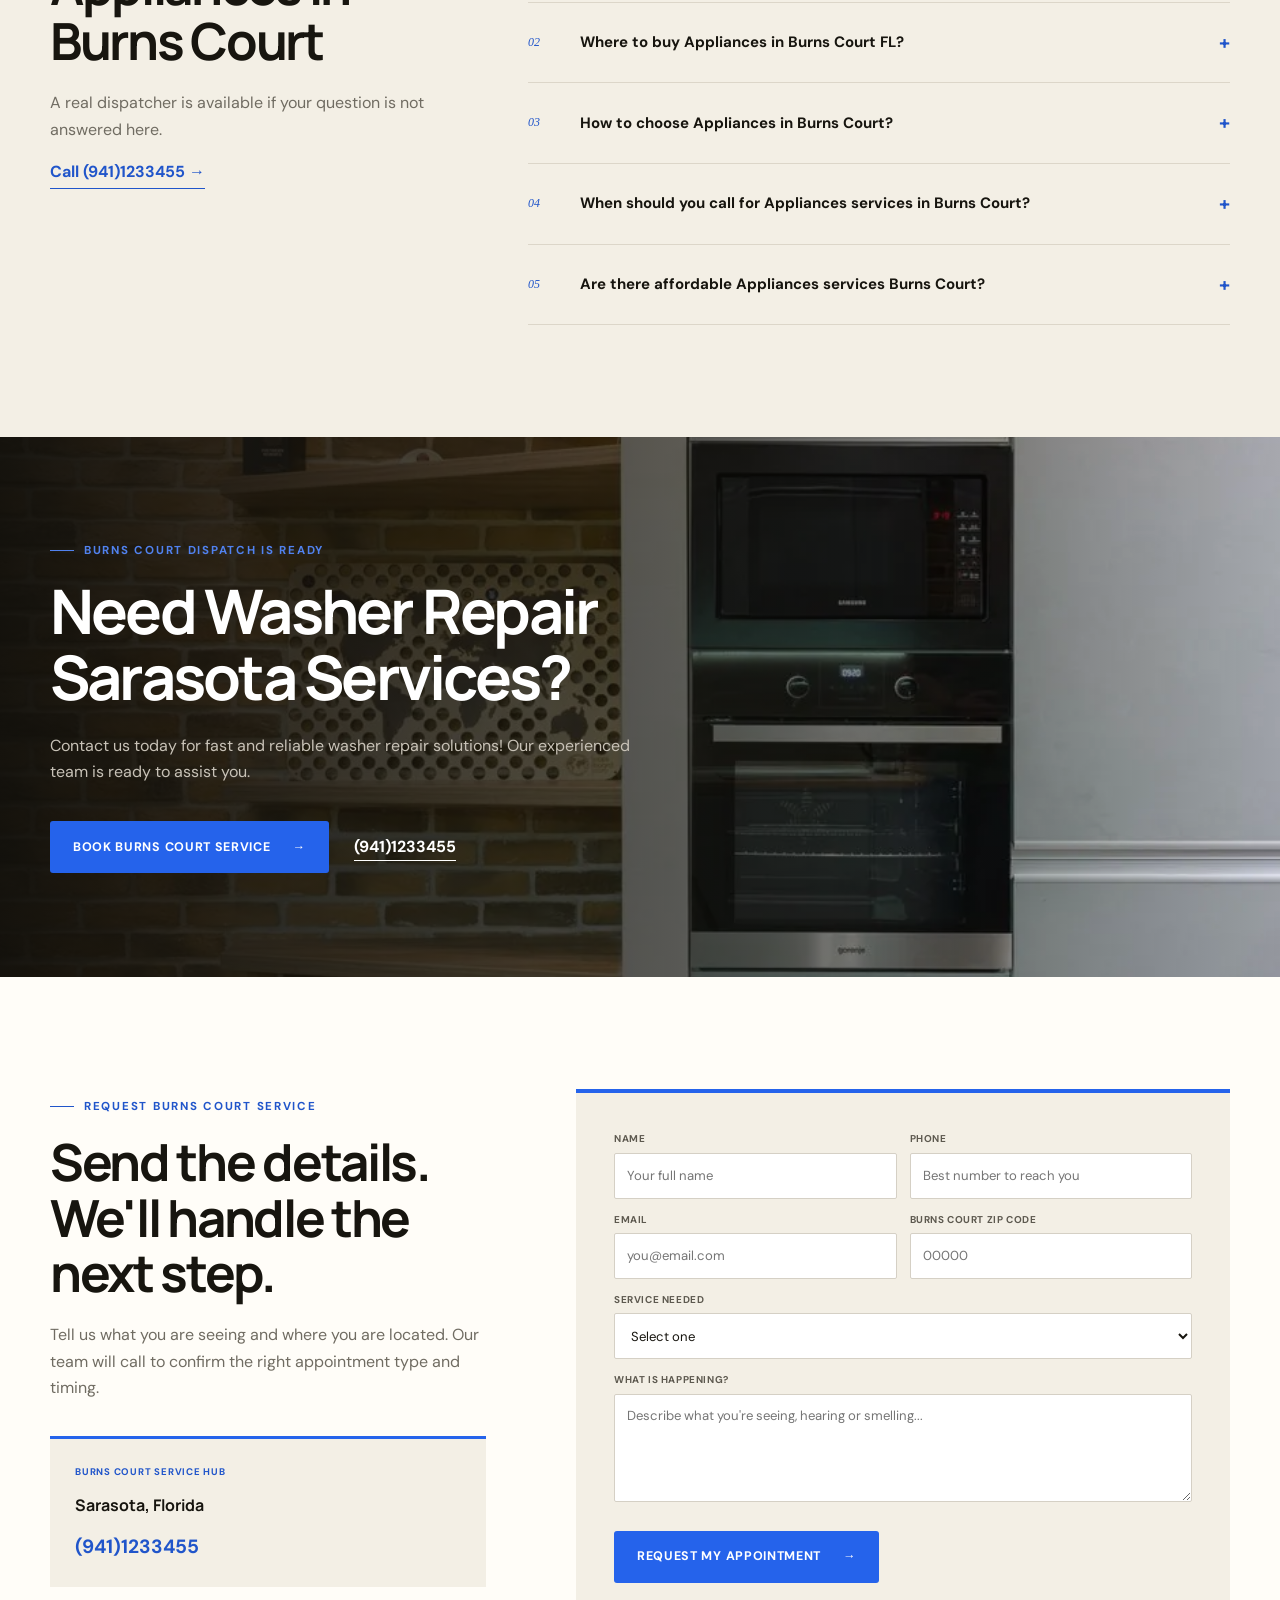
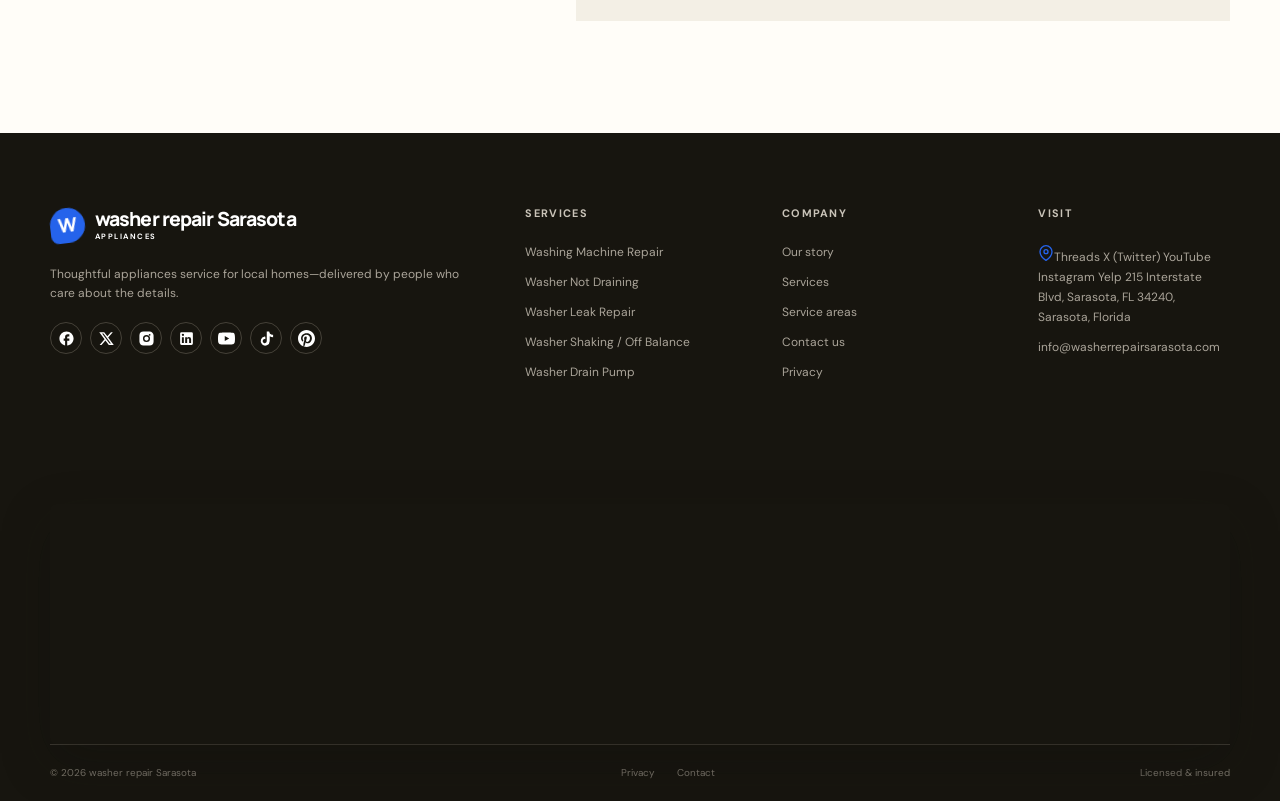
<file: appliances-burns-court.html>
<!doctype html>
<html lang="en" class="scroll-smooth">
  <head>
    <meta charset="UTF-8" />
    <meta name="viewport" content="width=device-width, initial-scale=1.0" />
    <title>Washer Repair Burns Court Sarasota FL | Appliance Repair</title>
    <meta name="description" content="Washer repair in Burns Court, Sarasota FL — washing machine repair for leaks, draining, shaking and drain pump problems. Book a repair today.">
    <meta name="robots" content="index, follow">
    <link rel="canonical" href="https://washerrepair-sarasota.vercel.app/appliances-burns-court">
    
    <link rel="preload" as="image" href="assets/images/gen/appliances-burns-court-3199df7d.webp" fetchpriority="high">
    <script type="application/ld+json">
{
  "@context": "https://schema.org",
  "@type": "BreadcrumbList",
  "itemListElement": [
    {
      "@type": "ListItem",
      "position": 1,
      "name": "Home",
      "item": "https://washerrepair-sarasota.vercel.app/"
    },
    {
      "@type": "ListItem",
      "position": 2,
      "name": "Service Areas",
      "item": "https://washerrepair-sarasota.vercel.app/locations"
    },
    {
      "@type": "ListItem",
      "position": 3,
      "name": "Burns Court",
      "item": "https://washerrepair-sarasota.vercel.app/appliances-burns-court"
    }
  ]
}
</script>
    <meta property="og:type" content="article">
    <meta property="og:title" content="Washer Repair Burns Court Sarasota FL | Appliance Repair">
    <meta property="og:description" content="Washer repair in Burns Court, Sarasota FL — washing machine repair for leaks, draining, shaking and drain pump problems. Book a repair today.">
    <meta property="og:image" content="{{SITE_BASE_URL}}/assets/images/gen/appliances-burns-court-3199df7d.webp">
    <meta name="twitter:card" content="summary_large_image">
    <meta name="twitter:title" content="Washer Repair Burns Court Sarasota FL | Appliance Repair">
    <meta name="twitter:description" content="Washer repair in Burns Court, Sarasota FL — washing machine repair for leaks, draining, shaking and drain pump problems. Book a repair today.">
    <link rel="icon" href="data:image/svg+xml,%3Csvg%20xmlns=%27http://www.w3.org/2000/svg%27%20viewBox=%270%200%2032%2032%27%3E%3Crect%20width=%2732%27%20height=%2732%27%20rx=%277%27%20fill=%27%232563EB%27/%3E%3Ctext%20x=%2716%27%20y=%2723%27%20font-family=%27Arial,sans-serif%27%20font-size=%2719%27%20font-weight=%27700%27%20fill=%27%23ffffff%27%20text-anchor=%27middle%27%3EW%3C/text%3E%3C/svg%3E" />
    <script>window.__RL_LEADS={siteId:"6abde9d0a2c0fee5111ff2b7",apiBase:["https:","","ranklocal.cc"].join("/"),turnstileSiteKey:""};</script>
    <link rel="preload" href="assets/fonts/dm-sans.woff2" as="font" type="font/woff2" crossorigin />
    <link rel="preload" href="assets/fonts/manrope.woff2" as="font" type="font/woff2" crossorigin />
    <link rel="stylesheet" href="assets/global.css" />
  </head>
  <body class="location-page" id="top">
    
<div id="navbar-container">
  <header class="site-header">
    <div class="utility-bar">
      <div class="shell utility-inner">
        <p><span class="status-dot"></span> Licensed, insured</p>
        <div><span><a href="mailto:info@washerrepairsarasota.com" style="color:inherit;text-decoration:none;">info@washerrepairsarasota.com</a></span></div>
      </div>
    </div>
    <nav class="main-nav shell" aria-label="Main navigation">
      <a class="brand" href="/" aria-label="washer repair Sarasota  home">
        <span class="brand-mark">W</span>
        <span>washer repair Sarasota <small>APPLIANCES </small></span>
      </a>
      <button class="nav-toggle" type="button" aria-expanded="false" aria-controls="site-menu">
        <span></span><span></span><span></span><span class="sr-only">Toggle menu</span>
      </button>
      <div class="nav-links" id="site-menu">
        <a href="/">Home</a>
        <span class="nav-dd">
        <a href="services">Services <span class="nav-dd-caret">&#9662;</span></a>
        <div class="nav-dd-panel">
          <!-- RL-AUTO:nav-services START -->
<a href="washing-machine-repair">Washing Machine Repair</a><a href="washer-not-draining">Washer Not Draining</a><a href="washer-leak-repair">Washer Leak Repair</a><a href="washer-shaking-off-balance">Washer Shaking / Off Balance</a><a href="washer-drain-pump">Washer Drain Pump</a>
<!-- RL-AUTO:nav-services END -->
          <a class="nav-dd-all" href="services">All services &rarr;</a>
        </div>
      </span>
        <a href="about">About</a>
        <span class="nav-dd">
        <a href="locations">Areas <span class="nav-dd-caret">&#9662;</span></a>
        <div class="nav-dd-panel">
          <!-- RL-AUTO:nav-locations START --><a href="appliances-laurel-park">Laurel Park</a><a href="appliances-burns-court">Burns Court</a><a href="appliances-gillespie-park">Gillespie Park</a><!-- RL-AUTO:nav-locations END -->
          <a class="nav-dd-all" href="locations">All service areas &rarr;</a>
        </div>
      </span>
        
        <a href="contact">Contact</a>
      </div>
      
    </nav>
  </header>
</div>
    <main>
      
  <div id="hero-container">
    <section class="location-hero">
      <div class="location-hero-image" style="background-image:url('assets/images/gen/appliances-burns-court-3199df7d.webp');" aria-hidden="true"></div>
      <div class="location-hero-overlay"></div>
      <div class="shell location-hero-inner">
        <div class="location-hero-copy" data-sal="slide-up" data-sal-duration="650">
          <nav class="breadcrumbs" aria-label="Breadcrumb"><a href="/">Home</a><span>/</span><a href="locations">Locations</a><span>/</span><strong>Burns Court</strong></nav>
          <span class="eyebrow eyebrow-light"><span></span> Your local Burns Court Appliances  team</span>
          <h1>Appliances in Burns Court: Reliable Repairs and Services</h1>
          <p>Appliances in Burns Court are essential for daily living, and our washer repair Sarasota team is here to ensure they function flawlessly. Whether it's a leaking washer or a machine that won't drain, we provide affordable Appliances services in Burns Court tailored to your needs.</p>
          <div class="location-hero-actions">
            <a class="button button-primary" href="tel:9411233455">Get a Free Estimate <span>&#8594;</span></a>
            <a class="location-call-link" href="tel:9411233455"><small>Need urgent help?</small><strong>(941)1233455</strong></a>
          </div>
        </div>
        <aside class="local-snapshot" data-sal="slide-left" data-sal-duration="650" data-sal-delay="100">
          <div class="snapshot-top"><span class="snapshot-pin">W</span><div><small>Primary service hub</small><strong>Burns Court</strong></div></div>
          <dl><div><dt>Local Experience</dt><dd>15+</dd></div><div><dt>Satisfaction Guaranteed</dt><dd>100%</dd></div><div><dt>Same-Day Service</dt><dd>Yes</dd></div></dl>
          <p><span class="status-dot"></span> Technicians serving Burns Court today</p>
          <a href="#coverage">Check your neighborhood <span>&#8595;</span></a>
        </aside>
      </div>
    </section>
  </div>
      
  <div id="trust-strip-container">
    <section class="location-trust">
      <div class="shell location-trust-inner">
        <div><strong>15+</strong><span>Local Experience</span></div><div><strong>100%</strong><span>Satisfaction Guaranteed</span></div><div><strong>Yes</strong><span>Same-Day Service</span></div>
        <p>Licensed &middot; Upfront options &middot; Clean work areas &middot; Written guarantees</p>
      </div>
    </section>
  </div>
      
  <div id="about-container">
    <section class="section city-authority" id="why-local">
      <div class="shell city-authority-layout">
        <div class="city-intro" data-sal="slide-up">
          <h2>Why Choose Appliances in Burns Court?</h2>
        </div>
        <div class="city-story">
          <p class="drop-cap">Appliances in Burns Court are vital for maintaining the comfort and convenience of your home. Our washer repair Sarasota team specializes in servicing this vibrant neighborhood, which features historic architecture and an artistic community. With its unique charm, Burns Court is home to many families and professionals who rely on their appliances daily. Our local experience ensures we understand the specific needs of Burns Court Appliances customers, providing tailored solutions for issues like washer leaks and draining problems.</p>
          <a class="text-link" href="#services">Explore Burns Court services &#8594;</a>
        </div>
        <div class="city-note">
          <p>Burns Court has a high demand for reliable Appliances services due to its historic homes and unique plumbing systems. Our team is familiar with the common challenges faced by residents, such as older appliances that require specialized repair techniques. We are committed to serving this community with prompt and effective solutions.</p>
          <strong>washer repair Sarasota </strong>
        </div>
      </div>
    </section>
  </div>
      
  <div id="services-container">
    <section class="section location-services" id="services">
      <div class="shell">
        <div class="location-section-heading">
          <div><span class="eyebrow eyebrow-light"><span></span> Services available in Burns Court</span><h2>Appliances Services Available in Burns Court</h2></div>
          <p>In Burns Court, the demand for Appliances services is high, particularly for washing machine repairs. Our team is equipped to handle various appliance issues, including same-day Appliances solutions in Burns Court.</p>
        </div>
        <div class="location-service-index">
          <a href="washing-machine-repair"><span>01</span><div class="location-service-icon">&#9217;</div><h3>washing machine repair</h3><p>Washing machine repair in Burns Court is essential for residents facing breakdowns or malfunctions. Our technicians are familiar with common brands like Whirlpool and LG, ensuring quick and effective service.</p><b>View details &#8599;</b></a><a href="washer-not-draining"><span>02</span><div class="location-service-icon">&#8623;</div><h3>washer not draining</h3><p>If your washer is not draining properly, our team can diagnose and fix the issue promptly. We address common problems like clogged drain pumps and faulty hoses, ensuring your appliance runs smoothly.</p><b>View details &#8599;</b></a><a href="washer-leak-repair"><span>03</span><div class="location-service-icon">&#8776;</div><h3>washer leak repair</h3><p>Washer leak repair is critical to prevent water damage in your home. Our experts identify leaks quickly and provide effective solutions, using quality materials and techniques to ensure durability.</p><b>View details &#8599;</b></a><a href="washer-shaking-off-balance"><span>04</span><div class="location-service-icon">&#9682;</div><h3>washer shaking / off balance</h3><p>If your washer is shaking or off balance, it can cause further damage. We specialize in diagnosing and fixing these issues, ensuring your appliance operates quietly and efficiently.</p><b>View details &#8599;</b></a><a href="washer-drain-pump"><span>05</span><div class="location-service-icon">&#9678;</div><h3>washer drain pump</h3><p>Our team can service your washer's drain pump to ensure it functions correctly. We handle everything from clogged filters to complete pump replacements, restoring your appliance to optimal performance.</p><b>View details &#8599;</b></a>
        </div>
      </div>
    </section>
  </div>
      
  <div id="per-service-city-blocks-container">
    <section class="section city-service-details" id="service-details">
      <div class="shell">
        <div class="section-heading"><span class="eyebrow"><span></span> More than a service list</span><h2>How We Execute Appliances Services in Burns Court</h2><p>Executing Appliances services in Burns Court requires knowledge of local building codes and the unique challenges of the area's historic homes. Our technicians are familiar with the common issues that arise in Burns Cour</p></div>
        
        <article class="city-service-row">
          <div class="city-service-media"><img src="assets/images/gen/about-bddc5121.webp" alt="Older plumbing systems" loading="lazy" /></div>
          <div><span class="eyebrow"><span></span> Burns Court Appliances </span><h3>Older plumbing systems</h3><p>Older plumbing can lead to frequent appliance issues, such as leaks and drainage problems.</p><p>We have the expertise to handle repairs that require knowledge of older systems, ensuring compliance with local codes.</p><a class="text-link" href="tel:9411233455">Book a visit &#8594;</a></div>
        </article>
        <article class="city-service-row city-service-row-reverse">
          <div class="city-service-media"><img src="assets/images/gen/washer-not-draining-614bd1f2.webp" alt="High humidity levels" loading="lazy" /></div>
          <div><span class="eyebrow"><span></span> Burns Court Appliances </span><h3>High humidity levels</h3><p>High humidity can cause appliances to malfunction more frequently, especially in summer months.</p><p>Our team offers preventative maintenance services to help mitigate humidity-related issues.</p><a class="text-link" href="tel:9411233455">Book a visit &#8594;</a></div>
        </article>
        <article class="city-service-row">
          <div class="city-service-media"><img src="assets/images/gen/inconsistent-washing-performance-fixed-d0d69dc5.webp" alt="Limited access in historic homes" loading="lazy" /></div>
          <div><span class="eyebrow"><span></span> Burns Court Appliances </span><h3>Limited access in historic homes</h3><p>Many homes in Burns Court have limited access for appliance repairs, complicating service delivery.</p><p>We utilize specialized tools and techniques to navigate tight spaces without damaging the property.</p><a class="text-link" href="tel:9411233455">Book a visit &#8594;</a></div>
        </article>
      </div>
    </section>
  </div>
      
  <div id="signs-container">
    <section class="service-signs">
      <div class="service-signs-image"><img src="assets/images/gen/services-d18382f4.webp" alt="washer repair Sarasota  team" loading="lazy" /></div>
      <div class="shell service-signs-inner">
        <div class="signs-card" data-sal="slide-left">
          <span class="eyebrow eyebrow-light"><span></span> Early warning signs</span><h2>Signs You Need Appliances Services in Burns Court</h2>
          <div class="signs-list"><p><span>01</span>Water pooling around your washer</p><p><span>02</span>Washer making unusual noises</p><p><span>03</span>Washer not spinning or draining</p><p><span>04</span>Excessive vibration during cycles</p><p><span>05</span>Error codes appearing on the display</p></div>
          <a class="button button-primary" href="tel:9411233455">Have us take a look <span>&#8594;</span></a>
        </div>
      </div>
    </section>
  </div>
      
  <div id="pricing-container">
    <section class="section local-pricing">
      <div class="shell local-pricing-layout">
        <div><span class="eyebrow"><span></span> Clear starting points</span><h2>Pricing and Expectations for Appliances in Burns Court</h2><p>Typical 2026 pricing for Appliances services in Burns Court ranges from $150 to $500, depending on the complexity of the repair. Factors like the age of the appliance and the specific issue can influence costs. Our team strives to provide affordable Appliances Burns Court solutions without compromising quality.</p><p>We offer flexible scheduling, including emergency services for urgent repairs. Our team is available to handle any appliance issues that arise.</p></div>
        <div class="local-price-cards">
          <article><span>Appliance age</span><h3>&#8226;<small>affects price</small></h3><p>Older appliances may require more extensive repairs, impacting overall costs.</p><a href="tel:9411233455">Schedule now &#8599;</a></article><article class="local-price-featured"><span>Type of repair needed</span><h3>&#8226;<small>affects price</small></h3><p>Simple repairs like hose replacements are less expensive than major component replacements.</p><a href="tel:9411233455">Schedule now &#8599;</a></article><article><span>Parts availability</span><h3>&#8226;<small>affects price</small></h3><p>If specific parts are hard to find, it may increase the time and cost of repairs.</p><a href="tel:9411233455">Schedule now &#8599;</a></article>
        </div>
      </div>
    </section>
  </div>
      
  <div id="landmarks-container">
    <section class="section landmark-section">
      <div class="shell landmark-layout">
        <div class="landmark-heading"><span class="eyebrow"><span></span> We know the route</span><h2>Landmarks and Points of Interest in Burns Court</h2><p>Navigating Burns Court is made easy by its well-known landmarks. Our team uses these as reference points to ensure efficient service delivery. Landmarks like the Burns Court Cinema and Sarasota Arts District help us locate homes quickly, allowing us to provide timely Appliances services.</p></div>
        <div class="landmark-line">
          <article><span class="landmark-dot">W</span><small>Burns Court</small><h3>Burns Court Cinema</h3><p>The Burns Court Cinema is a well-known local landmark that helps us navigate the area efficiently.</p></article><article><span class="landmark-dot">W</span><small>Burns Court</small><h3>Sarasota Arts District</h3><p>The Sarasota Arts District serves as a central point for many residential areas, aiding in our service routing.</p></article>
        </div>
      </div>
    </section>
  </div>
      
  <div id="service-area-container">
    <section class="section local-coverage" id="coverage">
      <div class="shell coverage-layout">
        <div class="coverage-map" aria-label="Illustrated Burns Court service area map"><div class="coverage-water"><span>BURNS COURT<br />AREA</span></div><span class="coverage-road road-a"></span><span class="coverage-road road-b"></span><span class="coverage-road road-c"></span><span class="coverage-pin cp-one">W</span><span class="coverage-pin cp-two">W</span><span class="coverage-pin cp-three">W</span><span class="coverage-pin cp-four">W</span><span class="coverage-pin cp-five">W</span><div class="coverage-map-label">Primary Burns Court response zone</div></div>
        <div class="coverage-copy"><span class="eyebrow"><span></span> Burns Court service coverage</span><h2>Is your ZIP on the route?</h2><p>These are our most frequently served ZIP codes. Nearby areas may also qualify—call if you do not see yours.</p>
          
          <div class="coverage-neighborhoods"><strong>Popular neighborhoods</strong><p>Burns Lane &middot; Boulevard of the Arts &middot; Sarasota Avenue &middot; Pineapple Avenue</p></div>
          <a class="button button-primary" href="tel:9411233455">Check my address <span>&#8594;</span></a>
        </div>
      </div>
    </section>
  </div>
      
  <div id="reviews-container">
    <section class="section local-reviews" id="reviews">
      <div class="shell">
        <div class="local-review-heading"><div><span class="eyebrow eyebrow-light"><span></span> Reviews from Burns Court customers</span><h2>Customer Reviews from Burns Court</h2></div><div><strong>4.9</strong><span>★★★★★<small>verified reviews</small></span></div></div>
        <div class="local-review-grid">
          <article data-sal="slide-up" data-sal-delay="50"><div class="stars">★★★★★</div><blockquote>&ldquo;The service was prompt and efficient. My washer was repaired the same day, and the technician was knowledgeable.&rdquo;</blockquote><div><span>ER</span><p><strong>Emily R.</strong><small>Sarasota Avenue</small></p><b>Verified</b></div></article><article data-sal="slide-up" data-sal-delay="100"><div class="stars">★★★★★</div><blockquote>&ldquo;I had a leaking washer, and they fixed it quickly. Very professional and friendly service!&rdquo;</blockquote><div><span>JD</span><p><strong>John D.</strong><small>Burns Lane</small></p><b>Verified</b></div></article><article data-sal="slide-up" data-sal-delay="150"><div class="stars">★★★★★</div><blockquote>&ldquo;Excellent service! They were able to diagnose the issue with my washer and had it running smoothly in no time.&rdquo;</blockquote><div><span>SK</span><p><strong>Sara K.</strong><small>Boulevard of the Arts</small></p><b>Verified</b></div></article>
        </div>
      </div>
    </section>
  </div>
      <!-- RL-AUTO:nearby-cities-section START -->

  <div id="nearby-cities-container">
    <section class="nearby-section">
      <div class="shell nearby-layout"><div><span class="eyebrow eyebrow-light"><span></span> Outside Burns Court?</span><h2>Nearby Cities We Serve</h2></div><div class="nearby-links"><a href="appliances-laurel-park"><span>01</span><strong>Laurel Park</strong><small>Laurel Park is just a short drive from Burns Court, making it convenient for our technicians to serve customers there.</small><b>&#8599;</b></a><a href="appliances-gillespie-park"><span>02</span><strong>Gillespie Park</strong><small>Gillespie Park is nearby, allowing us to extend our reliable Appliances services to its residents.</small><b>&#8599;</b></a></div></div>
    </section>
  </div>
<!-- RL-AUTO:nearby-cities-section END -->
      
  <div id="faq-container">
    <section class="section local-faq" id="faq">
      <div class="shell faq-layout">
        <div class="faq-intro"><span class="eyebrow"><span></span> Burns Court Appliances  FAQ</span><h2>FAQs about Appliances in Burns Court</h2><p>A real dispatcher is available if your question is not answered here.</p><a class="text-link" href="tel:9411233455">Call (941)1233455 &#8594;</a></div>
        <div class="accordion">
          <article class="open"><button type="button" aria-expanded="true"><span>01</span><strong>What are the best Appliances in Burns Court?</strong><b>&minus;</b></button><div class="accordion-panel"><p>The best Appliances in Burns Court are those that suit your specific needs and budget. Popular brands include Whirlpool and LG, known for their reliability.</p></div></article><article><button type="button" aria-expanded="false"><span>02</span><strong>Where to buy Appliances in Burns Court FL?</strong><b>+</b></button><div class="accordion-panel"><p>You can find Appliances in Burns Court at local retailers or through online platforms. Be sure to check for local delivery options.</p></div></article><article><button type="button" aria-expanded="false"><span>03</span><strong>How to choose Appliances in Burns Court?</strong><b>+</b></button><div class="accordion-panel"><p>Choosing Appliances in Burns Court involves considering your household needs, space, and energy efficiency ratings. Consult with local experts for tailored advice.</p></div></article><article><button type="button" aria-expanded="false"><span>04</span><strong>When should you call for Appliances services in Burns Court?</strong><b>+</b></button><div class="accordion-panel"><p>Call for Appliances services in Burns Court when you notice signs of malfunction, such as leaks, unusual noises, or failure to operate.</p></div></article><article><button type="button" aria-expanded="false"><span>05</span><strong>Are there affordable Appliances services Burns Court?</strong><b>+</b></button><div class="accordion-panel"><p>Yes, there are affordable Appliances services in Burns Court. Look for local companies that offer transparent pricing and quality service.</p></div></article>
        </div>
      </div>
    </section>
  </div>
      
  <div id="cta-container">
    <section class="location-cta">
      <img src="assets/images/gen/index-f65d246b.webp" alt="washer repair Sarasota  ready to serve Burns Court" loading="lazy" />
      <div class="location-cta-overlay"></div>
      <div class="shell location-cta-inner"><span class="eyebrow eyebrow-light"><span></span> Burns Court dispatch is ready</span><h2>Need Washer Repair Sarasota Services?</h2><p>Contact us today for fast and reliable washer repair solutions! Our experienced team is ready to assist you.</p><div><a class="button button-primary" href="tel:9411233455">Book Burns Court service <span>&#8594;</span></a><a href="tel:9411233455">(941)1233455</a></div></div>
    </section>
  </div>
      
  <div id="contact-container">
    <section class="section location-contact" id="contact">
      <div class="shell location-contact-layout">
        <div class="location-contact-copy"><span class="eyebrow"><span></span> Request Burns Court service</span><h2>Send the details. We'll handle the next step.</h2><p>Tell us what you are seeing and where you are located. Our team will call to confirm the right appointment type and timing.</p>
          <div class="location-contact-card"><small>Burns Court service hub</small><strong>Sarasota, Florida</strong><a href="tel:9411233455">(941)1233455</a></div>
        </div>
        <form class="contact-form" id="contact-form" data-t8-form><input type="text" name="_hp" tabindex="-1" autocomplete="off" class="rl-hp" aria-hidden="true" />
          <label><span>Name</span><input type="text" name="name" placeholder="Your full name" required /></label>
          <label><span>Phone</span><input type="tel" name="phone" placeholder="Best number to reach you" required /></label>
          <label><span>Email</span><input type="email" name="email" placeholder="you@email.com" /></label>
          <label><span>Burns Court ZIP code</span><input type="text" name="zip" placeholder="00000" required /></label>
          <label class="full-field"><span>Service needed</span><select name="service" required><option value="">Select one</option><option>washing machine repair</option><option>washer not draining</option><option>washer leak repair</option><option>washer shaking / off balance</option><option>washer drain pump</option></select></label>
          <label class="full-field"><span>What is happening?</span><textarea name="message" rows="4" placeholder="Describe what you're seeing, hearing or smelling..."></textarea></label>
          <button class="button button-primary" type="submit">Request my appointment <span>&#8594;</span></button>
          <div class="form-success" role="status" aria-live="polite">Request received — dispatch will call shortly.</div>
        </form>
      </div>
    </section>
  </div>
    </main>
    
<div id="footer-container">
  <footer class="site-footer">
    <div class="shell footer-main">
      <div class="footer-brand">
        <a class="brand brand-light" href="/"><span class="brand-mark">W</span><span>washer repair Sarasota <small>APPLIANCES </small></span></a>
        <p>Thoughtful appliances  service for local homes—delivered by people who care about the details.</p>
        
        <div class="social-links" data-social-links><a href="#" data-social="facebook" aria-label="Facebook"><svg width="17" height="17" viewBox="0 0 24 24" fill="currentColor"><path d="M22 12c0-5.52-4.48-10-10-10S2 6.48 2 12c0 4.84 3.44 8.87 8 9.8V15H8v-3h2V9.5C10 7.57 11.57 6 13.5 6H16v3h-2c-.55 0-1 .45-1 1v2h3v3h-3v6.95c5.05-.5 9-4.76 9-9.95"/></svg></a><a href="#" data-social="x" aria-label="X (Twitter)"><svg width="17" height="17" viewBox="0 0 24 24" fill="currentColor"><path d="M10.488 14.651L15.25 21h7l-7.858-10.478L20.93 3h-2.65l-5.117 5.886L8.75 3h-7l7.51 10.015L2.32 21h2.65zM16.25 19L5.75 5h2l10.5 14z"/></svg></a><a href="#" data-social="instagram" aria-label="Instagram"><svg width="17" height="17" viewBox="0 0 24 24" fill="currentColor"><path d="M7.8 2h8.4C19.4 2 22 4.6 22 7.8v8.4a5.8 5.8 0 0 1-5.8 5.8H7.8C4.6 22 2 19.4 2 16.2V7.8A5.8 5.8 0 0 1 7.8 2m8.65 3.5a1.25 1.25 0 1 0 0 2.5 1.25 1.25 0 0 0 0-2.5M12 7a5 5 0 1 0 0 10 5 5 0 0 0 0-10m0 2a3 3 0 1 1 0 6 3 3 0 0 1 0-6"/></svg></a><a href="#" data-social="linkedin" aria-label="LinkedIn"><svg width="17" height="17" viewBox="0 0 24 24" fill="currentColor"><path d="M19 3a2 2 0 0 1 2 2v14a2 2 0 0 1-2 2H5a2 2 0 0 1-2-2V5a2 2 0 0 1 2-2zm-.5 15.5v-5.3a3.26 3.26 0 0 0-3.26-3.26c-.85 0-1.84.52-2.32 1.3v-1.11h-2.79v8.37h2.79v-4.93c0-.77.62-1.4 1.39-1.4a1.4 1.4 0 0 1 1.4 1.4v4.93zM6.88 8.56a1.68 1.68 0 1 0 0-3.37 1.69 1.69 0 0 0 0 3.37m1.39 9.94v-8.37H5.5v8.37z"/></svg></a><a href="#" data-social="youtube" aria-label="YouTube"><svg width="17" height="17" viewBox="0 0 24 24" fill="currentColor"><path d="M23.5 6.19a3.02 3.02 0 0 0-2.12-2.14C19.5 3.55 12 3.55 12 3.55s-7.5 0-9.38.5A3.02 3.02 0 0 0 .5 6.19C0 8.07 0 12 0 12s0 3.93.5 5.81a3.02 3.02 0 0 0 2.12 2.14c1.88.5 9.38.5 9.38.5s7.5 0 9.38-.5a3.02 3.02 0 0 0 2.12-2.14C24 15.93 24 12 24 12s0-3.93-.5-5.81M9.55 15.57V8.43L15.82 12z"/></svg></a><a href="#" data-social="tiktok" aria-label="TikTok"><svg width="17" height="17" viewBox="0 0 24 24" fill="currentColor"><path d="M19.59 6.69a4.83 4.83 0 0 1-3.77-4.25V2h-3.45v13.67a2.89 2.89 0 0 1-5.2 1.74 2.89 2.89 0 0 1 2.31-4.64 2.93 2.93 0 0 1 .88.13V9.4a6.84 6.84 0 0 0-1-.05A6.33 6.33 0 0 0 5.7 20.1a6.34 6.34 0 0 0 10.86-4.43v-7a8.16 8.16 0 0 0 4.77 1.52v-3.4a4.85 4.85 0 0 1-1.74-.1z"/></svg></a><a href="#" data-social="pinterest" aria-label="Pinterest"><svg width="17" height="17" viewBox="0 0 24 24" fill="currentColor"><path d="M12 0C5.37 0 0 5.37 0 12c0 5.08 3.16 9.43 7.63 11.17-.11-.95-.2-2.4.04-3.44.22-.94 1.4-5.96 1.4-5.96s-.36-.72-.36-1.78c0-1.67.97-2.91 2.17-2.91 1.02 0 1.52.77 1.52 1.69 0 1.03-.66 2.57-1 4-.28 1.19.6 2.17 1.77 2.17 2.13 0 3.77-2.25 3.77-5.5 0-2.87-2.06-4.88-5.01-4.88-3.41 0-5.42 2.56-5.42 5.21 0 1.03.4 2.14.89 2.74.1.12.11.22.08.34l-.33 1.36c-.05.22-.17.27-.4.16-1.5-.7-2.44-2.89-2.44-4.65 0-3.79 2.75-7.27 7.93-7.27 4.16 0 7.4 2.97 7.4 6.93 0 4.14-2.61 7.47-6.23 7.47-1.22 0-2.36-.63-2.75-1.38l-.75 2.85c-.27 1.04-1 2.35-1.49 3.15C9.57 23.81 10.76 24 12 24c6.63 0 12-5.37 12-12S18.63 0 12 0"/></svg></a></div>
      </div>
      <div>
        <h3>Services</h3>
        <!-- RL-AUTO:footer-services START -->
<a href="washing-machine-repair">Washing Machine Repair</a><a href="washer-not-draining">Washer Not Draining</a><a href="washer-leak-repair">Washer Leak Repair</a><a href="washer-shaking-off-balance">Washer Shaking / Off Balance</a><a href="washer-drain-pump">Washer Drain Pump</a>
<!-- RL-AUTO:footer-services END -->
      </div>
      <div>
        <h3>Company</h3>
        <a href="about">Our story</a>
        <a href="services">Services</a>
        <a href="locations">Service areas</a>
        <a href="contact">Contact us</a>
        <a href="privacy-policy">Privacy</a>
      </div>
      <div>
        <h3>Visit</h3>
        <a class="footer-address" href="https://maps.google.com/?q=Threads%20X%20(Twitter)%20YouTube%20Instagram%20Yelp%20215%20Interstate%20Blvd%2C%20Sarasota%2C%20FL%2034240%2C%20Sarasota%2C%20Florida" target="_blank" rel="noopener"><svg width="16" height="16" viewBox="0 0 24 24" fill="none" stroke="currentColor" stroke-width="2" stroke-linecap="round" stroke-linejoin="round"><path d="M21 10c0 7-9 13-9 13s-9-6-9-13a9 9 0 0118 0z"/><circle cx="12" cy="10" r="3"/></svg><span>Threads X (Twitter) YouTube Instagram Yelp 215 Interstate Blvd, Sarasota, FL 34240, Sarasota, Florida</span></a>
        
        <p><a href="mailto:info@washerrepairsarasota.com" style="color:inherit;">info@washerrepairsarasota.com</a></p>
        
      </div>
    </div>
    <div class="shell footer-map-wrap">
      <iframe class="footer-map" title="washer repair Sarasota  on Google Maps" src="https://maps.google.com/maps?q=Threads%20X%20(Twitter)%20YouTube%20Instagram%20Yelp%20215%20Interstate%20Blvd%2C%20Sarasota%2C%20FL%2034240%2C%20Sarasota%2C%20Florida&t=&z=14&ie=UTF8&iwloc=B&output=embed" width="100%" height="240" loading="lazy" referrerpolicy="no-referrer-when-downgrade" style="border:0;"></iframe>
    </div>
    <div class="shell footer-bottom">
      <span>&copy; 2026 washer repair Sarasota </span>
      <div><a href="privacy-policy">Privacy</a><a href="contact">Contact</a></div>
      <span>Licensed &amp; insured</span>
    </div>
  </footer>
</div>
    
<div id="sticky-call-button-container">
  <a class="sticky-call" href="tel:9411233455"><span>&#8599;</span><div><small>Emergency?</small><strong>Call now</strong></div></a>
</div>
    <script src="assets/js/main.js"></script>
  </body>
</html>
</file>
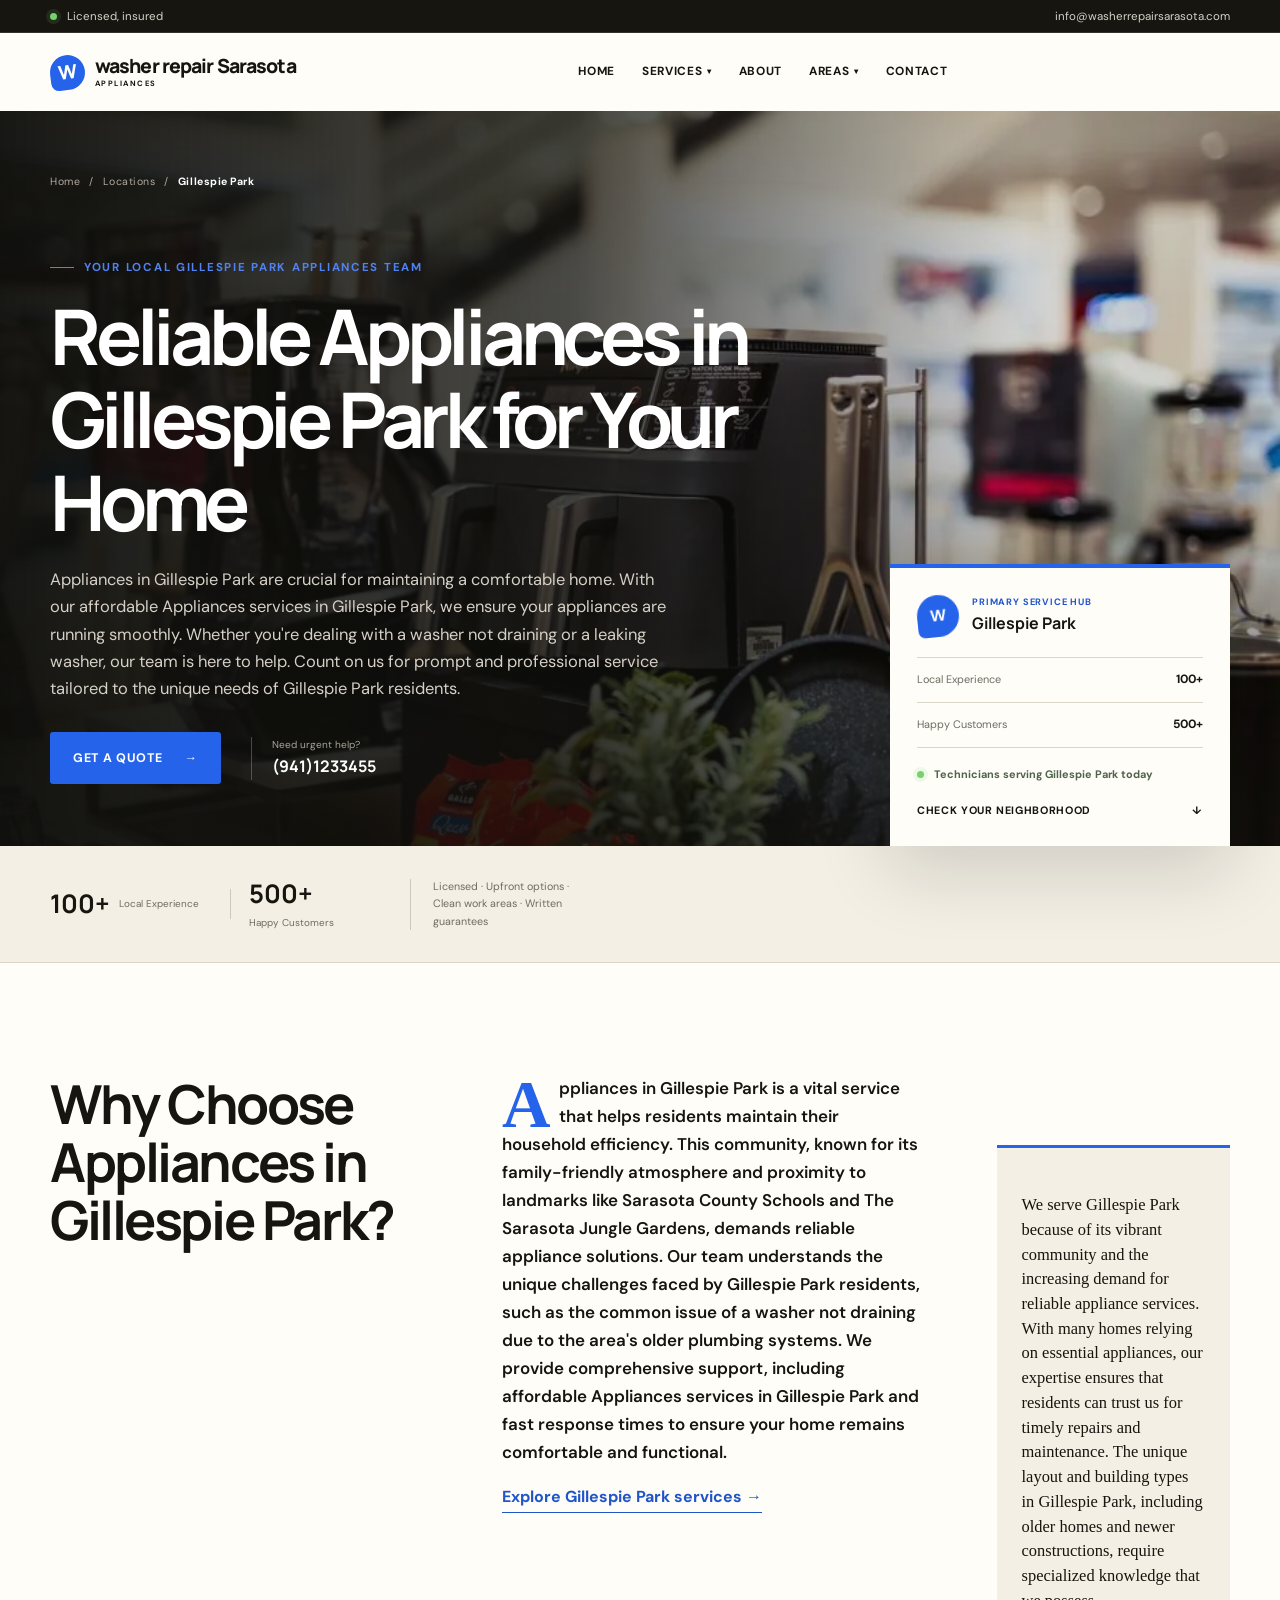
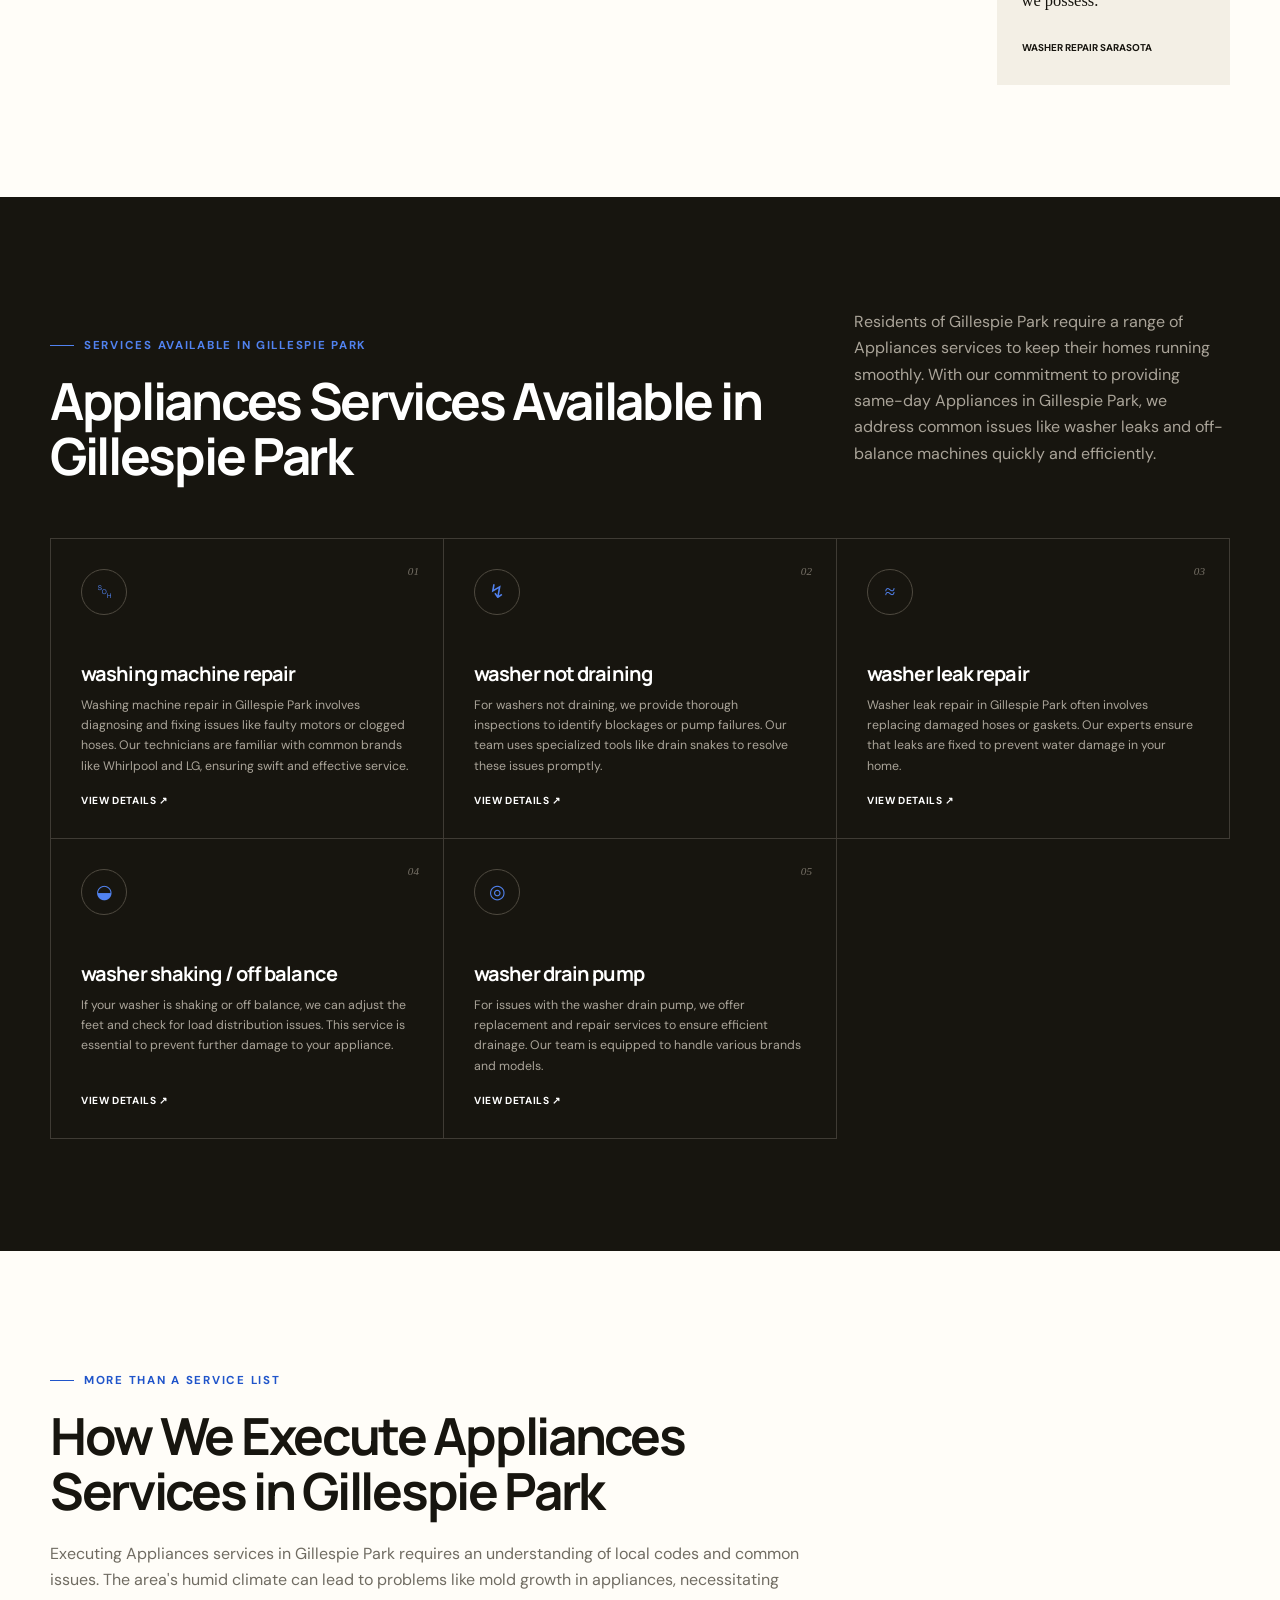
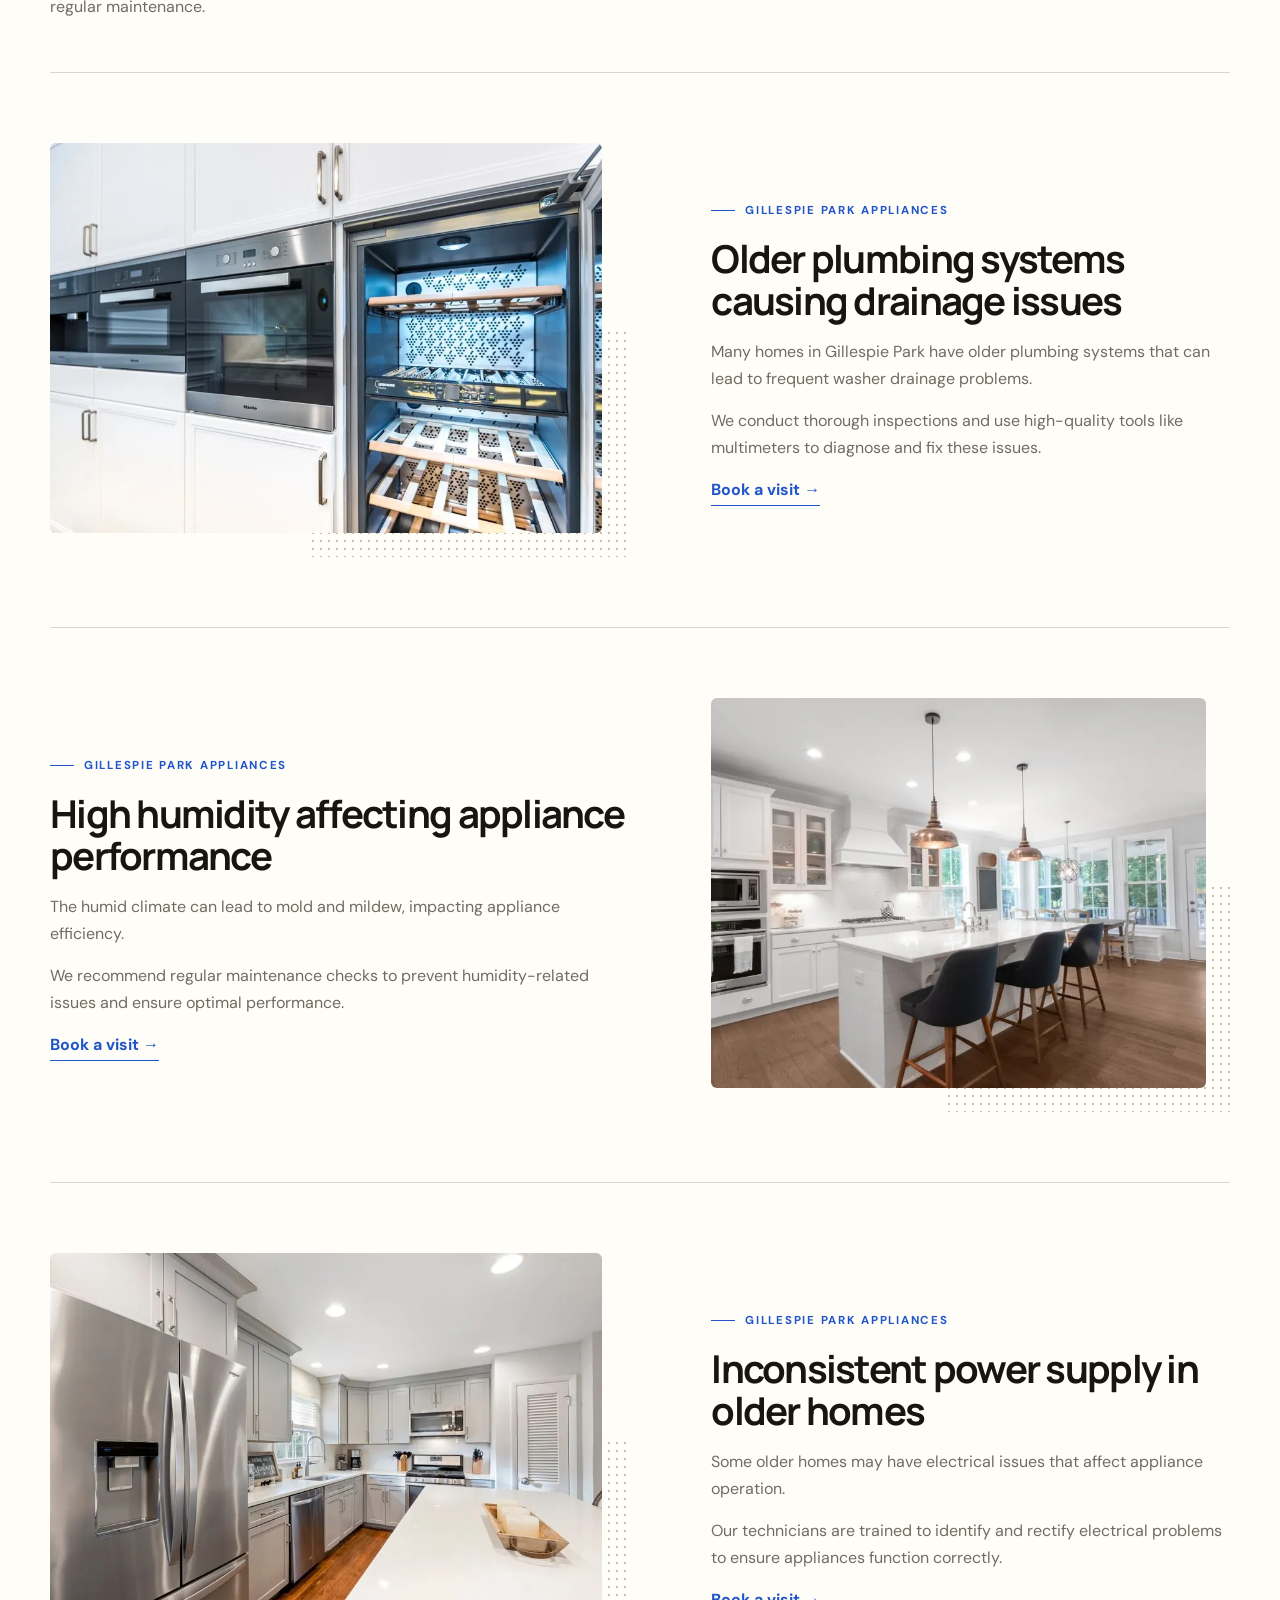
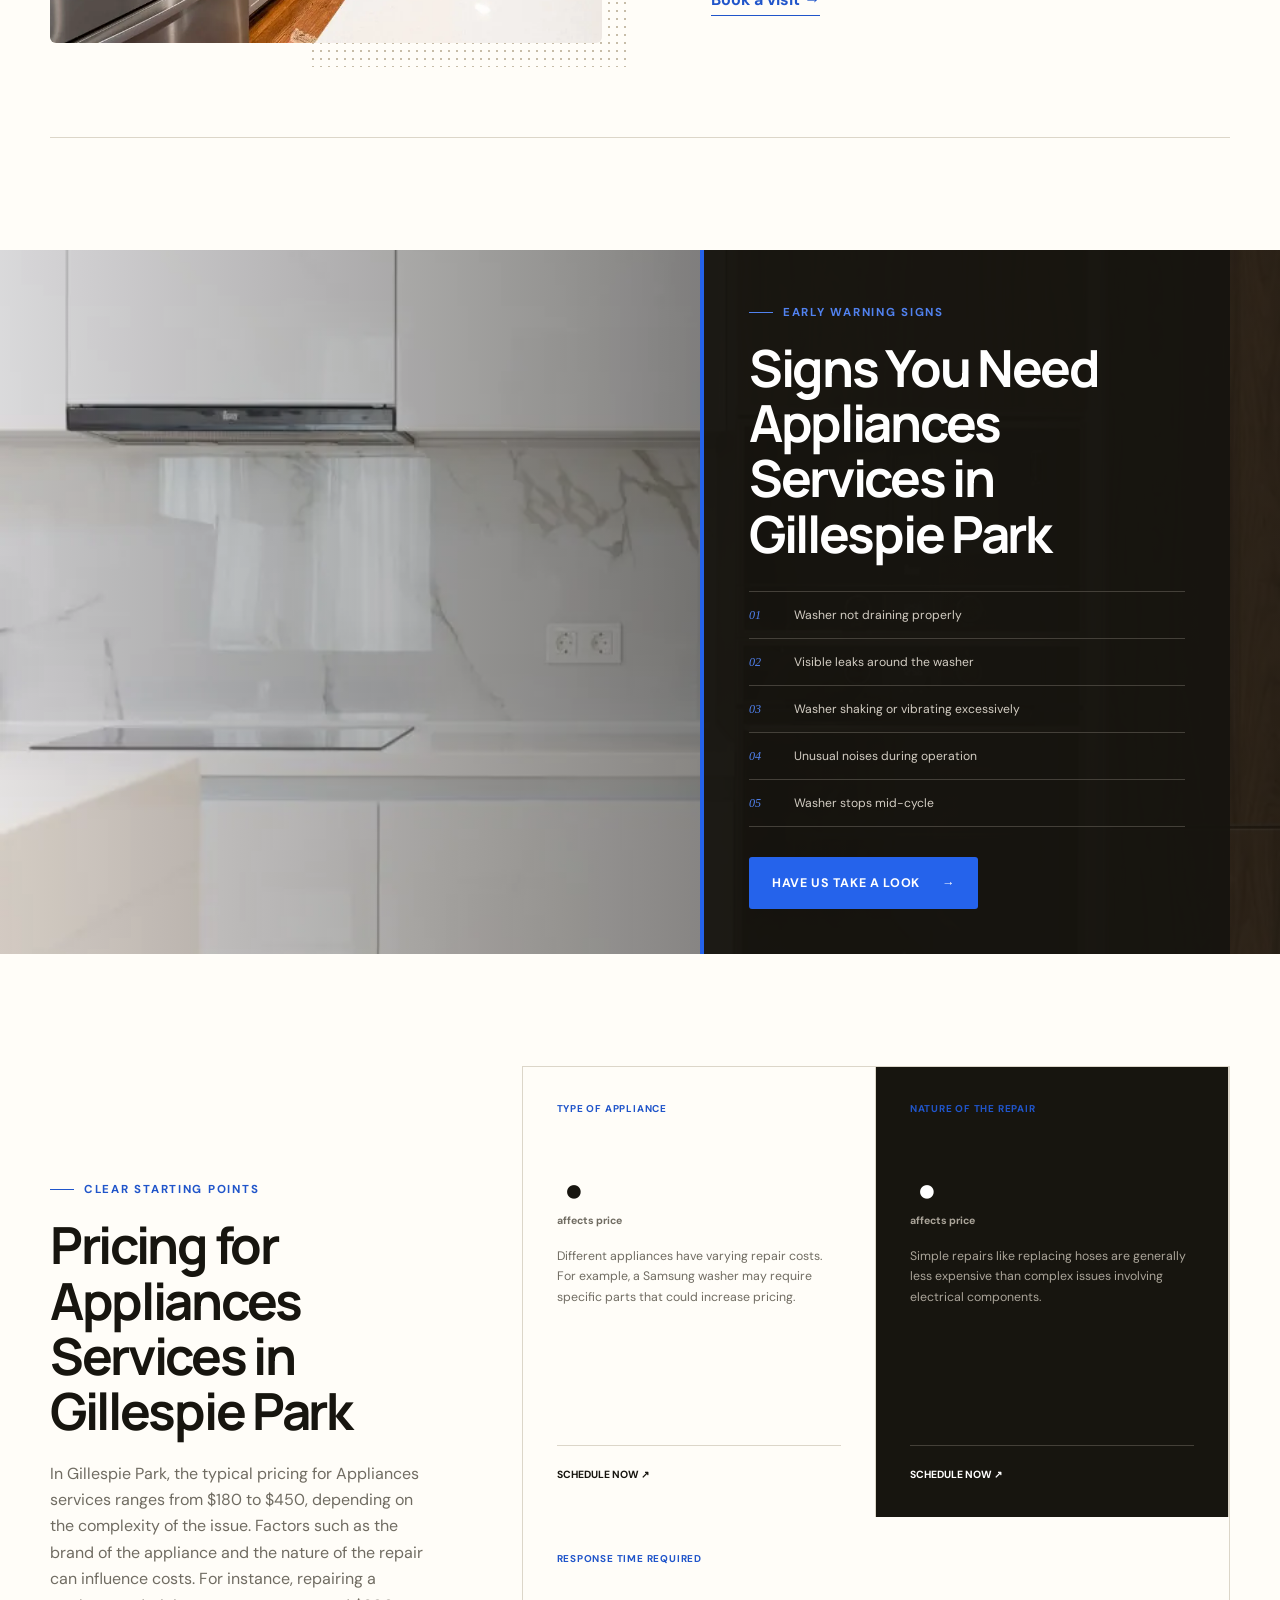
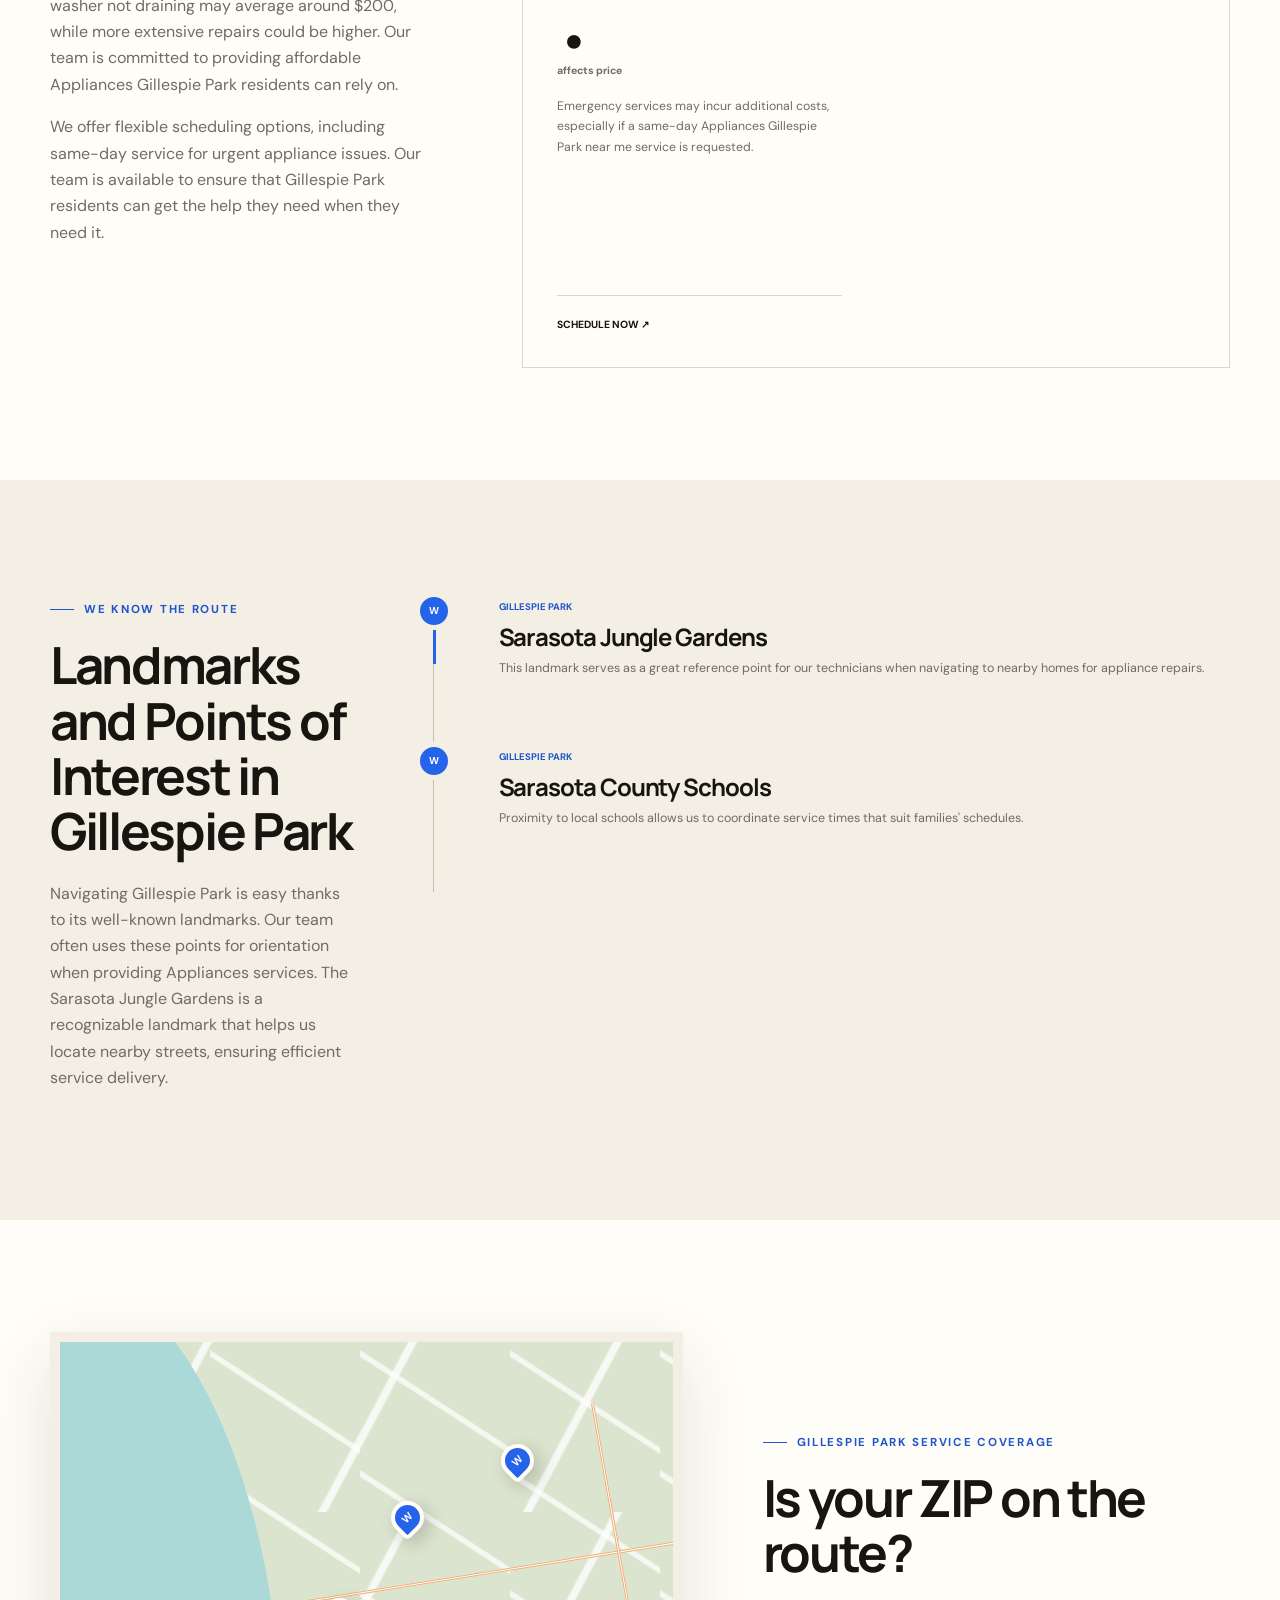
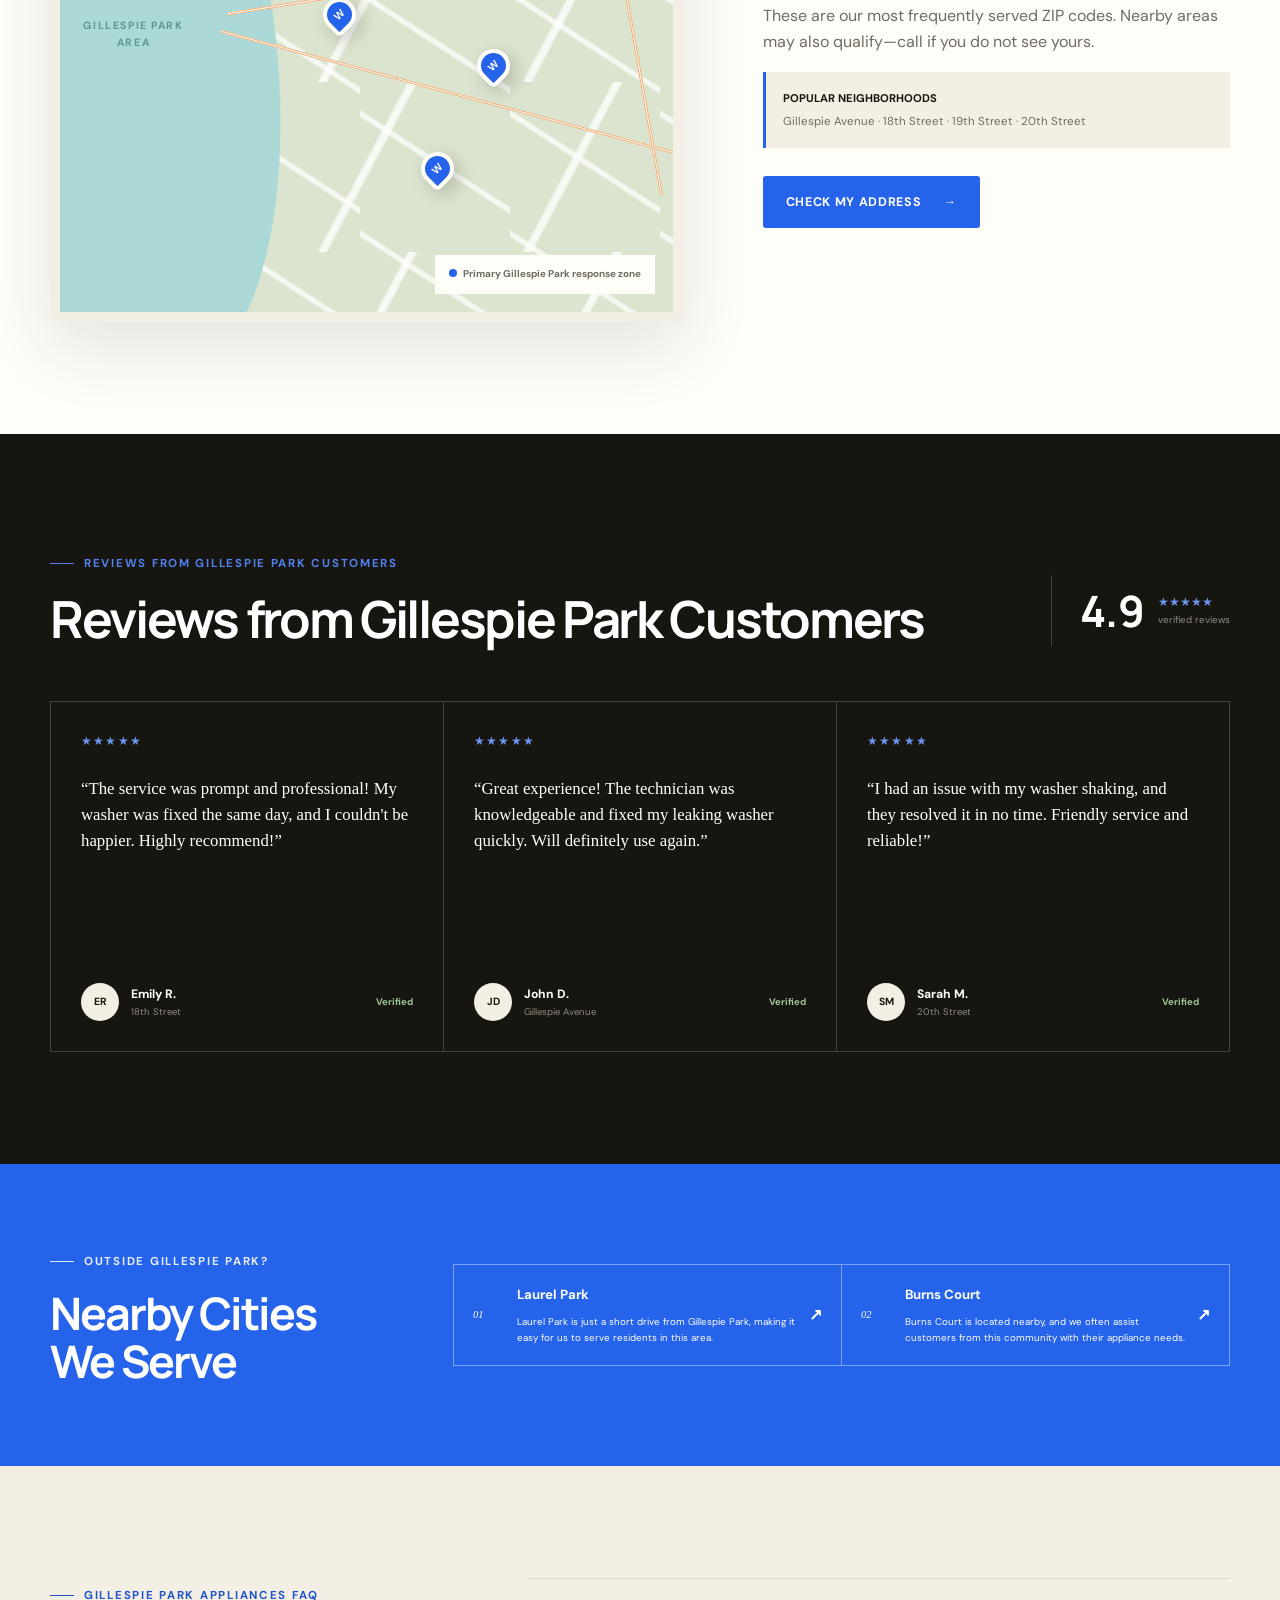
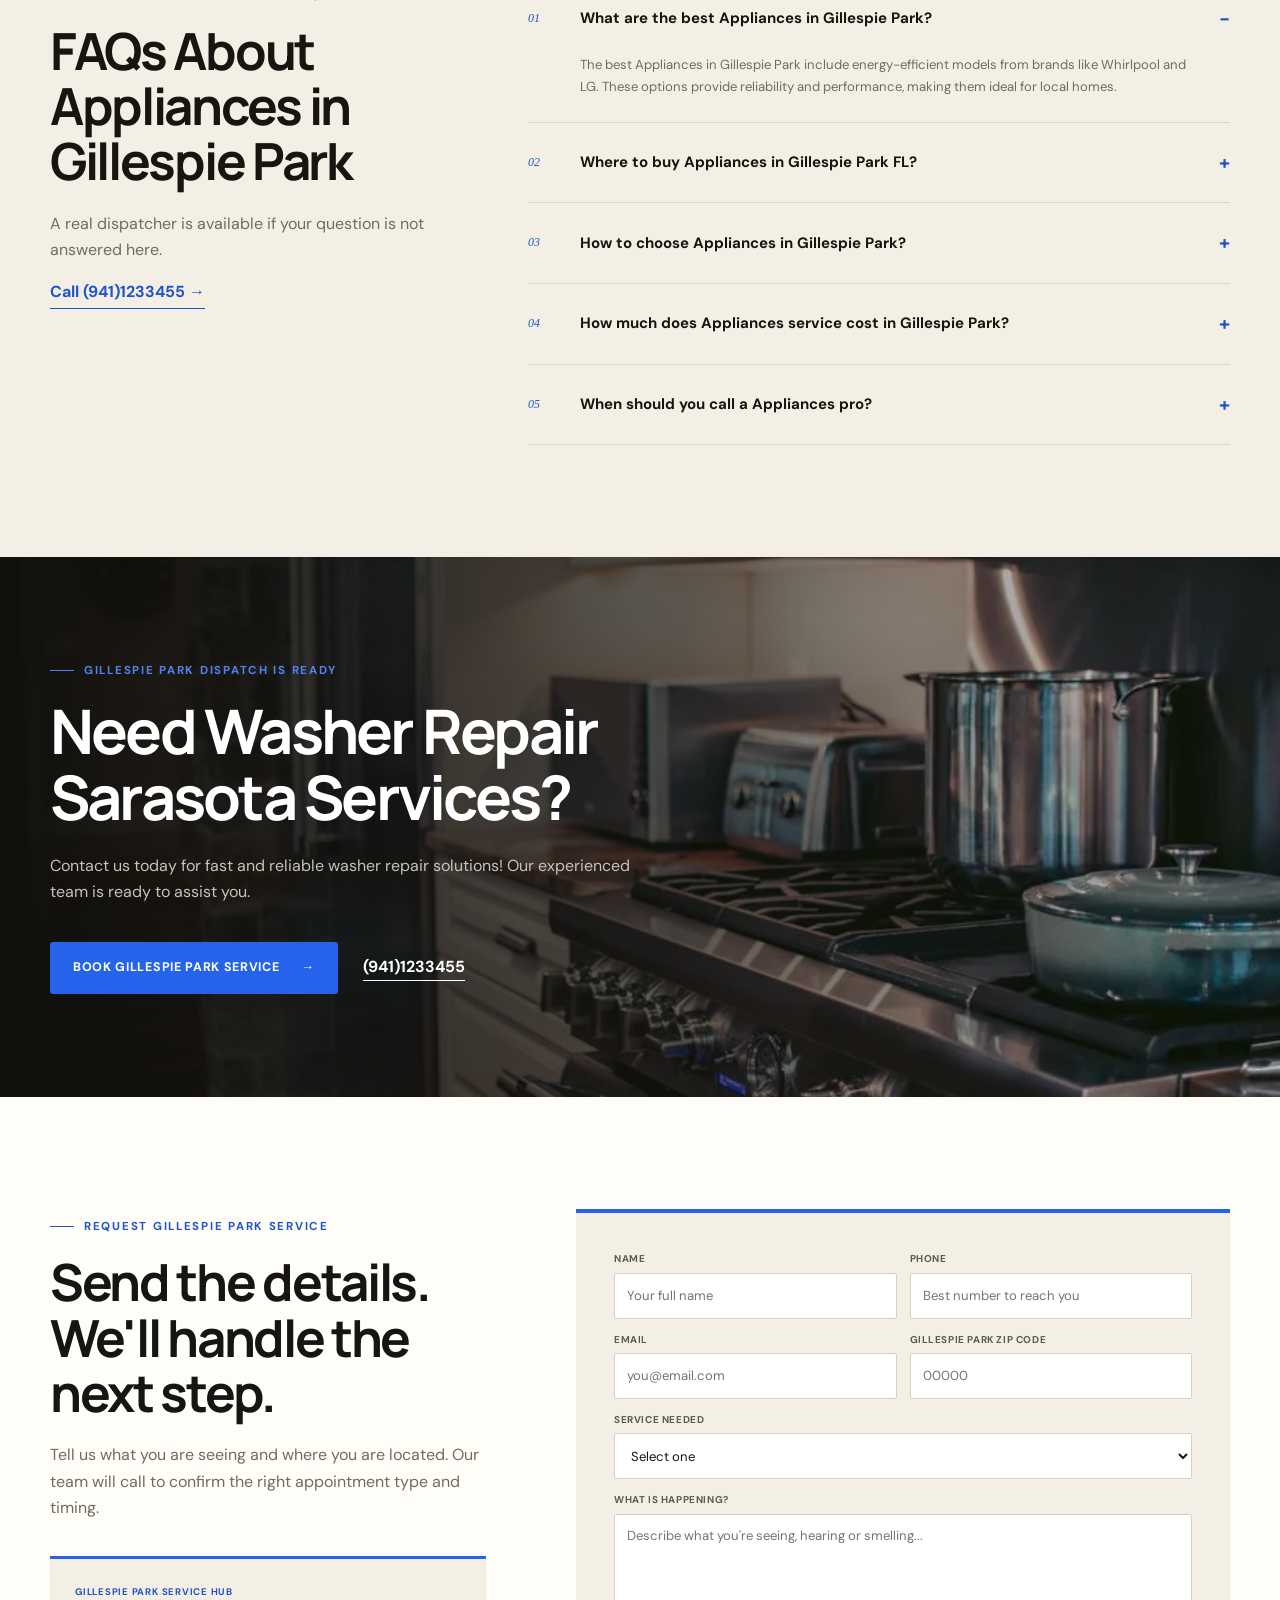
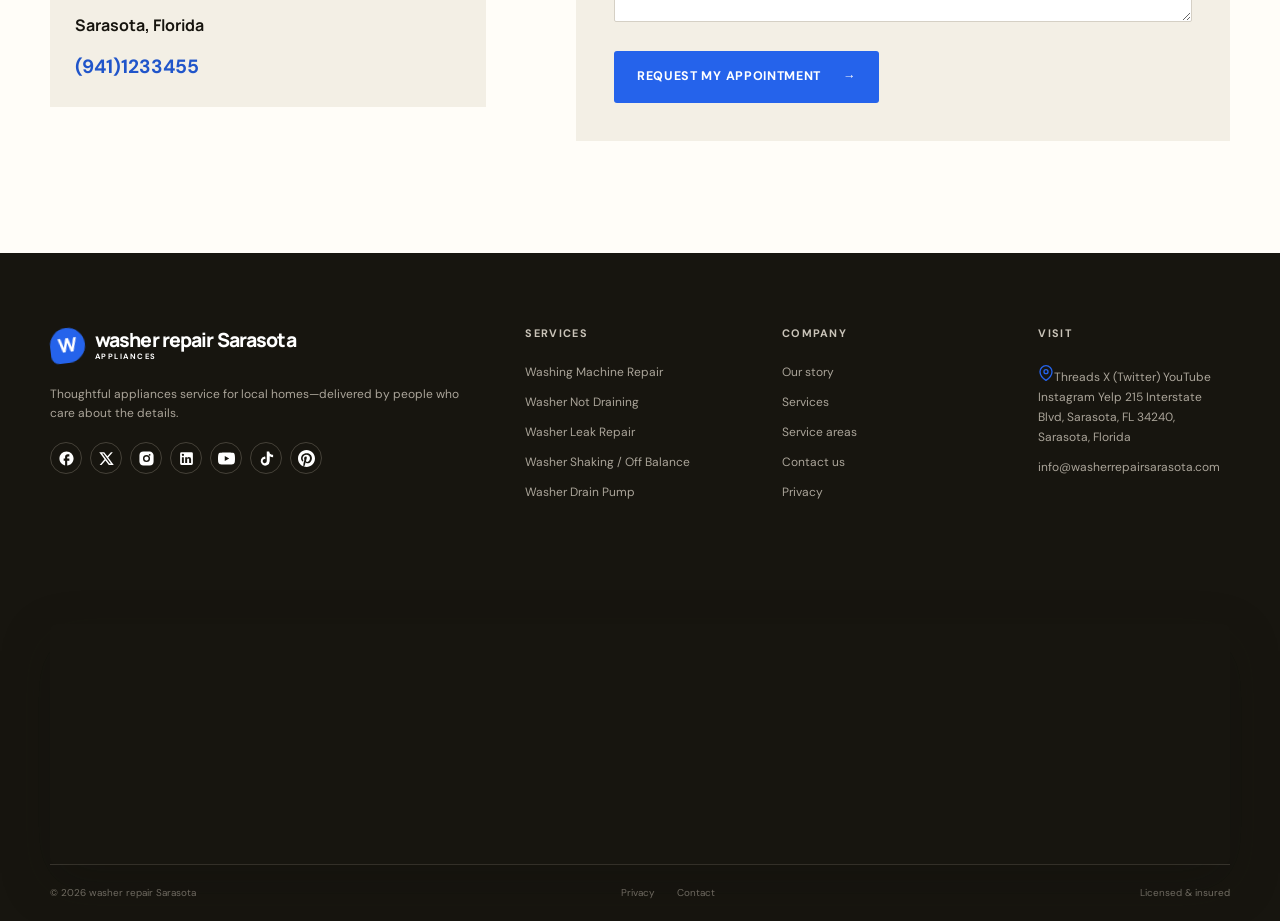
<file: appliances-gillespie-park.html>
<!doctype html>
<html lang="en" class="scroll-smooth">
  <head>
    <meta charset="UTF-8" />
    <meta name="viewport" content="width=device-width, initial-scale=1.0" />
    <title>Washer Repair Gillespie Park Sarasota FL | Appliance Repair</title>
    <meta name="description" content="Washer repair in Gillespie Park, Sarasota FL — local technicians fixing leaks, draining faults and shaking washers. Book your washer repair today.">
    <meta name="robots" content="index, follow">
    <link rel="canonical" href="https://washerrepair-sarasota.vercel.app/appliances-gillespie-park">
    
    <link rel="preload" as="image" href="assets/images/gen/washer-repair-sarasota-technicians-f8d325a4.webp" fetchpriority="high">
    <script type="application/ld+json">
{
  "@context": "https://schema.org",
  "@type": "BreadcrumbList",
  "itemListElement": [
    {
      "@type": "ListItem",
      "position": 1,
      "name": "Home",
      "item": "https://washerrepair-sarasota.vercel.app/"
    },
    {
      "@type": "ListItem",
      "position": 2,
      "name": "Service Areas",
      "item": "https://washerrepair-sarasota.vercel.app/locations"
    },
    {
      "@type": "ListItem",
      "position": 3,
      "name": "Gillespie Park",
      "item": "https://washerrepair-sarasota.vercel.app/appliances-gillespie-park"
    }
  ]
}
</script>
    <meta property="og:type" content="article">
    <meta property="og:title" content="Washer Repair Gillespie Park Sarasota FL | Appliance Repair">
    <meta property="og:description" content="Washer repair in Gillespie Park, Sarasota FL — local technicians fixing leaks, draining faults and shaking washers. Book your washer repair today.">
    <meta property="og:image" content="{{SITE_BASE_URL}}/assets/images/gen/washer-repair-sarasota-technicians-f8d325a4.webp">
    <meta name="twitter:card" content="summary_large_image">
    <meta name="twitter:title" content="Washer Repair Gillespie Park Sarasota FL | Appliance Repair">
    <meta name="twitter:description" content="Washer repair in Gillespie Park, Sarasota FL — local technicians fixing leaks, draining faults and shaking washers. Book your washer repair today.">
    <link rel="icon" href="data:image/svg+xml,%3Csvg%20xmlns=%27http://www.w3.org/2000/svg%27%20viewBox=%270%200%2032%2032%27%3E%3Crect%20width=%2732%27%20height=%2732%27%20rx=%277%27%20fill=%27%232563EB%27/%3E%3Ctext%20x=%2716%27%20y=%2723%27%20font-family=%27Arial,sans-serif%27%20font-size=%2719%27%20font-weight=%27700%27%20fill=%27%23ffffff%27%20text-anchor=%27middle%27%3EW%3C/text%3E%3C/svg%3E" />
    <script>window.__RL_LEADS={siteId:"6abde9d0a2c0fee5111ff2b7",apiBase:["https:","","ranklocal.cc"].join("/"),turnstileSiteKey:""};</script>
    <link rel="preload" href="assets/fonts/dm-sans.woff2" as="font" type="font/woff2" crossorigin />
    <link rel="preload" href="assets/fonts/manrope.woff2" as="font" type="font/woff2" crossorigin />
    <link rel="stylesheet" href="assets/global.css" />
  </head>
  <body class="location-page" id="top">
    
<div id="navbar-container">
  <header class="site-header">
    <div class="utility-bar">
      <div class="shell utility-inner">
        <p><span class="status-dot"></span> Licensed, insured</p>
        <div><span><a href="mailto:info@washerrepairsarasota.com" style="color:inherit;text-decoration:none;">info@washerrepairsarasota.com</a></span></div>
      </div>
    </div>
    <nav class="main-nav shell" aria-label="Main navigation">
      <a class="brand" href="/" aria-label="washer repair Sarasota  home">
        <span class="brand-mark">W</span>
        <span>washer repair Sarasota <small>APPLIANCES </small></span>
      </a>
      <button class="nav-toggle" type="button" aria-expanded="false" aria-controls="site-menu">
        <span></span><span></span><span></span><span class="sr-only">Toggle menu</span>
      </button>
      <div class="nav-links" id="site-menu">
        <a href="/">Home</a>
        <span class="nav-dd">
        <a href="services">Services <span class="nav-dd-caret">&#9662;</span></a>
        <div class="nav-dd-panel">
          <!-- RL-AUTO:nav-services START -->
<a href="washing-machine-repair">Washing Machine Repair</a><a href="washer-not-draining">Washer Not Draining</a><a href="washer-leak-repair">Washer Leak Repair</a><a href="washer-shaking-off-balance">Washer Shaking / Off Balance</a><a href="washer-drain-pump">Washer Drain Pump</a>
<!-- RL-AUTO:nav-services END -->
          <a class="nav-dd-all" href="services">All services &rarr;</a>
        </div>
      </span>
        <a href="about">About</a>
        <span class="nav-dd">
        <a href="locations">Areas <span class="nav-dd-caret">&#9662;</span></a>
        <div class="nav-dd-panel">
          <!-- RL-AUTO:nav-locations START --><a href="appliances-laurel-park">Laurel Park</a><a href="appliances-burns-court">Burns Court</a><a href="appliances-gillespie-park">Gillespie Park</a><!-- RL-AUTO:nav-locations END -->
          <a class="nav-dd-all" href="locations">All service areas &rarr;</a>
        </div>
      </span>
        
        <a href="contact">Contact</a>
      </div>
      
    </nav>
  </header>
</div>
    <main>
      
  <div id="hero-container">
    <section class="location-hero">
      <div class="location-hero-image" style="background-image:url('assets/images/gen/washer-repair-sarasota-technicians-f8d325a4.webp');" aria-hidden="true"></div>
      <div class="location-hero-overlay"></div>
      <div class="shell location-hero-inner">
        <div class="location-hero-copy" data-sal="slide-up" data-sal-duration="650">
          <nav class="breadcrumbs" aria-label="Breadcrumb"><a href="/">Home</a><span>/</span><a href="locations">Locations</a><span>/</span><strong>Gillespie Park</strong></nav>
          <span class="eyebrow eyebrow-light"><span></span> Your local Gillespie Park Appliances  team</span>
          <h1>Reliable Appliances in Gillespie Park for Your Home</h1>
          <p>Appliances in Gillespie Park are crucial for maintaining a comfortable home. With our affordable Appliances services in Gillespie Park, we ensure your appliances are running smoothly. Whether you're dealing with a washer not draining or a leaking washer, our team is here to help. Count on us for prompt and professional service tailored to the unique needs of Gillespie Park residents.</p>
          <div class="location-hero-actions">
            <a class="button button-primary" href="tel:9411233455">Get a Quote <span>&#8594;</span></a>
            <a class="location-call-link" href="tel:9411233455"><small>Need urgent help?</small><strong>(941)1233455</strong></a>
          </div>
        </div>
        <aside class="local-snapshot" data-sal="slide-left" data-sal-duration="650" data-sal-delay="100">
          <div class="snapshot-top"><span class="snapshot-pin">W</span><div><small>Primary service hub</small><strong>Gillespie Park</strong></div></div>
          <dl><div><dt>Local Experience</dt><dd>100+</dd></div><div><dt>Happy Customers</dt><dd>500+</dd></div></dl>
          <p><span class="status-dot"></span> Technicians serving Gillespie Park today</p>
          <a href="#coverage">Check your neighborhood <span>&#8595;</span></a>
        </aside>
      </div>
    </section>
  </div>
      
  <div id="trust-strip-container">
    <section class="location-trust">
      <div class="shell location-trust-inner">
        <div><strong>100+</strong><span>Local Experience</span></div><div><strong>500+</strong><span>Happy Customers</span></div>
        <p>Licensed &middot; Upfront options &middot; Clean work areas &middot; Written guarantees</p>
      </div>
    </section>
  </div>
      
  <div id="about-container">
    <section class="section city-authority" id="why-local">
      <div class="shell city-authority-layout">
        <div class="city-intro" data-sal="slide-up">
          <h2>Why Choose Appliances in Gillespie Park?</h2>
        </div>
        <div class="city-story">
          <p class="drop-cap">Appliances in Gillespie Park is a vital service that helps residents maintain their household efficiency. This community, known for its family-friendly atmosphere and proximity to landmarks like Sarasota County Schools and The Sarasota Jungle Gardens, demands reliable appliance solutions. Our team understands the unique challenges faced by Gillespie Park residents, such as the common issue of a washer not draining due to the area's older plumbing systems. We provide comprehensive support, including affordable Appliances services in Gillespie Park and fast response times to ensure your home remains comfortable and functional.</p>
          <a class="text-link" href="#services">Explore Gillespie Park services &#8594;</a>
        </div>
        <div class="city-note">
          <p>We serve Gillespie Park because of its vibrant community and the increasing demand for reliable appliance services. With many homes relying on essential appliances, our expertise ensures that residents can trust us for timely repairs and maintenance. The unique layout and building types in Gillespie Park, including older homes and newer constructions, require specialized knowledge that we possess.</p>
          <strong>washer repair Sarasota </strong>
        </div>
      </div>
    </section>
  </div>
      
  <div id="services-container">
    <section class="section location-services" id="services">
      <div class="shell">
        <div class="location-section-heading">
          <div><span class="eyebrow eyebrow-light"><span></span> Services available in Gillespie Park</span><h2>Appliances Services Available in Gillespie Park</h2></div>
          <p>Residents of Gillespie Park require a range of Appliances services to keep their homes running smoothly. With our commitment to providing same-day Appliances in Gillespie Park, we address common issues like washer leaks and off-balance machines quickly and efficiently.</p>
        </div>
        <div class="location-service-index">
          <a href="washing-machine-repair"><span>01</span><div class="location-service-icon">&#9217;</div><h3>washing machine repair</h3><p>Washing machine repair in Gillespie Park involves diagnosing and fixing issues like faulty motors or clogged hoses. Our technicians are familiar with common brands like Whirlpool and LG, ensuring swift and effective service.</p><b>View details &#8599;</b></a><a href="washer-not-draining"><span>02</span><div class="location-service-icon">&#8623;</div><h3>washer not draining</h3><p>For washers not draining, we provide thorough inspections to identify blockages or pump failures. Our team uses specialized tools like drain snakes to resolve these issues promptly.</p><b>View details &#8599;</b></a><a href="washer-leak-repair"><span>03</span><div class="location-service-icon">&#8776;</div><h3>washer leak repair</h3><p>Washer leak repair in Gillespie Park often involves replacing damaged hoses or gaskets. Our experts ensure that leaks are fixed to prevent water damage in your home.</p><b>View details &#8599;</b></a><a href="washer-shaking-off-balance"><span>04</span><div class="location-service-icon">&#9682;</div><h3>washer shaking / off balance</h3><p>If your washer is shaking or off balance, we can adjust the feet and check for load distribution issues. This service is essential to prevent further damage to your appliance.</p><b>View details &#8599;</b></a><a href="washer-drain-pump"><span>05</span><div class="location-service-icon">&#9678;</div><h3>washer drain pump</h3><p>For issues with the washer drain pump, we offer replacement and repair services to ensure efficient drainage. Our team is equipped to handle various brands and models.</p><b>View details &#8599;</b></a>
        </div>
      </div>
    </section>
  </div>
      
  <div id="per-service-city-blocks-container">
    <section class="section city-service-details" id="service-details">
      <div class="shell">
        <div class="section-heading"><span class="eyebrow"><span></span> More than a service list</span><h2>How We Execute Appliances Services in Gillespie Park</h2><p>Executing Appliances services in Gillespie Park requires an understanding of local codes and common issues. The area's humid climate can lead to problems like mold growth in appliances, necessitating regular maintenance.</p></div>
        
        <article class="city-service-row">
          <div class="city-service-media"><img src="assets/images/gen/washer-repair-sarasota-ready-to-serve-laurel-par-7197ee3f.webp" alt="Older plumbing systems causing drainage issues" loading="lazy" /></div>
          <div><span class="eyebrow"><span></span> Gillespie Park Appliances </span><h3>Older plumbing systems causing drainage issues</h3><p>Many homes in Gillespie Park have older plumbing systems that can lead to frequent washer drainage problems.</p><p>We conduct thorough inspections and use high-quality tools like multimeters to diagnose and fix these issues.</p><a class="text-link" href="tel:9411233455">Book a visit &#8594;</a></div>
        </article>
        <article class="city-service-row city-service-row-reverse">
          <div class="city-service-media"><img src="assets/images/gen/locations-34de2dd5.webp" alt="High humidity affecting appliance performance" loading="lazy" /></div>
          <div><span class="eyebrow"><span></span> Gillespie Park Appliances </span><h3>High humidity affecting appliance performance</h3><p>The humid climate can lead to mold and mildew, impacting appliance efficiency.</p><p>We recommend regular maintenance checks to prevent humidity-related issues and ensure optimal performance.</p><a class="text-link" href="tel:9411233455">Book a visit &#8594;</a></div>
        </article>
        <article class="city-service-row">
          <div class="city-service-media"><img src="assets/images/gen/appliances-burns-court-3199df7d.webp" alt="Inconsistent power supply in older homes" loading="lazy" /></div>
          <div><span class="eyebrow"><span></span> Gillespie Park Appliances </span><h3>Inconsistent power supply in older homes</h3><p>Some older homes may have electrical issues that affect appliance operation.</p><p>Our technicians are trained to identify and rectify electrical problems to ensure appliances function correctly.</p><a class="text-link" href="tel:9411233455">Book a visit &#8594;</a></div>
        </article>
      </div>
    </section>
  </div>
      
  <div id="signs-container">
    <section class="service-signs">
      <div class="service-signs-image"><img src="assets/images/gen/electrical-issue-resolution-1dde06a6.webp" alt="washer repair Sarasota  team" loading="lazy" /></div>
      <div class="shell service-signs-inner">
        <div class="signs-card" data-sal="slide-left">
          <span class="eyebrow eyebrow-light"><span></span> Early warning signs</span><h2>Signs You Need Appliances Services in Gillespie Park</h2>
          <div class="signs-list"><p><span>01</span>Washer not draining properly</p><p><span>02</span>Visible leaks around the washer</p><p><span>03</span>Washer shaking or vibrating excessively</p><p><span>04</span>Unusual noises during operation</p><p><span>05</span>Washer stops mid-cycle</p></div>
          <a class="button button-primary" href="tel:9411233455">Have us take a look <span>&#8594;</span></a>
        </div>
      </div>
    </section>
  </div>
      
  <div id="pricing-container">
    <section class="section local-pricing">
      <div class="shell local-pricing-layout">
        <div><span class="eyebrow"><span></span> Clear starting points</span><h2>Pricing for Appliances Services in Gillespie Park</h2><p>In Gillespie Park, the typical pricing for Appliances services ranges from $180 to $450, depending on the complexity of the issue. Factors such as the brand of the appliance and the nature of the repair can influence costs. For instance, repairing a washer not draining may average around $200, while more extensive repairs could be higher. Our team is committed to providing affordable Appliances Gillespie Park residents can rely on.</p><p>We offer flexible scheduling options, including same-day service for urgent appliance issues. Our team is available to ensure that Gillespie Park residents can get the help they need when they need it.</p></div>
        <div class="local-price-cards">
          <article><span>Type of appliance</span><h3>&#8226;<small>affects price</small></h3><p>Different appliances have varying repair costs. For example, a Samsung washer may require specific parts that could increase pricing.</p><a href="tel:9411233455">Schedule now &#8599;</a></article><article class="local-price-featured"><span>Nature of the repair</span><h3>&#8226;<small>affects price</small></h3><p>Simple repairs like replacing hoses are generally less expensive than complex issues involving electrical components.</p><a href="tel:9411233455">Schedule now &#8599;</a></article><article><span>Response time required</span><h3>&#8226;<small>affects price</small></h3><p>Emergency services may incur additional costs, especially if a same-day Appliances Gillespie Park near me service is requested.</p><a href="tel:9411233455">Schedule now &#8599;</a></article>
        </div>
      </div>
    </section>
  </div>
      
  <div id="landmarks-container">
    <section class="section landmark-section">
      <div class="shell landmark-layout">
        <div class="landmark-heading"><span class="eyebrow"><span></span> We know the route</span><h2>Landmarks and Points of Interest in Gillespie Park</h2><p>Navigating Gillespie Park is easy thanks to its well-known landmarks. Our team often uses these points for orientation when providing Appliances services. The Sarasota Jungle Gardens is a recognizable landmark that helps us locate nearby streets, ensuring efficient service delivery.</p></div>
        <div class="landmark-line">
          <article><span class="landmark-dot">W</span><small>Gillespie Park</small><h3>Sarasota Jungle Gardens</h3><p>This landmark serves as a great reference point for our technicians when navigating to nearby homes for appliance repairs.</p></article><article><span class="landmark-dot">W</span><small>Gillespie Park</small><h3>Sarasota County Schools</h3><p>Proximity to local schools allows us to coordinate service times that suit families' schedules.</p></article>
        </div>
      </div>
    </section>
  </div>
      
  <div id="service-area-container">
    <section class="section local-coverage" id="coverage">
      <div class="shell coverage-layout">
        <div class="coverage-map" aria-label="Illustrated Gillespie Park service area map"><div class="coverage-water"><span>GILLESPIE PARK<br />AREA</span></div><span class="coverage-road road-a"></span><span class="coverage-road road-b"></span><span class="coverage-road road-c"></span><span class="coverage-pin cp-one">W</span><span class="coverage-pin cp-two">W</span><span class="coverage-pin cp-three">W</span><span class="coverage-pin cp-four">W</span><span class="coverage-pin cp-five">W</span><div class="coverage-map-label">Primary Gillespie Park response zone</div></div>
        <div class="coverage-copy"><span class="eyebrow"><span></span> Gillespie Park service coverage</span><h2>Is your ZIP on the route?</h2><p>These are our most frequently served ZIP codes. Nearby areas may also qualify—call if you do not see yours.</p>
          
          <div class="coverage-neighborhoods"><strong>Popular neighborhoods</strong><p>Gillespie Avenue &middot; 18th Street &middot; 19th Street &middot; 20th Street</p></div>
          <a class="button button-primary" href="tel:9411233455">Check my address <span>&#8594;</span></a>
        </div>
      </div>
    </section>
  </div>
      
  <div id="reviews-container">
    <section class="section local-reviews" id="reviews">
      <div class="shell">
        <div class="local-review-heading"><div><span class="eyebrow eyebrow-light"><span></span> Reviews from Gillespie Park customers</span><h2>Reviews from Gillespie Park Customers</h2></div><div><strong>4.9</strong><span>★★★★★<small>verified reviews</small></span></div></div>
        <div class="local-review-grid">
          <article data-sal="slide-up" data-sal-delay="50"><div class="stars">★★★★★</div><blockquote>&ldquo;The service was prompt and professional! My washer was fixed the same day, and I couldn't be happier. Highly recommend!&rdquo;</blockquote><div><span>ER</span><p><strong>Emily R.</strong><small>18th Street</small></p><b>Verified</b></div></article><article data-sal="slide-up" data-sal-delay="100"><div class="stars">★★★★★</div><blockquote>&ldquo;Great experience! The technician was knowledgeable and fixed my leaking washer quickly. Will definitely use again.&rdquo;</blockquote><div><span>JD</span><p><strong>John D.</strong><small>Gillespie Avenue</small></p><b>Verified</b></div></article><article data-sal="slide-up" data-sal-delay="150"><div class="stars">★★★★★</div><blockquote>&ldquo;I had an issue with my washer shaking, and they resolved it in no time. Friendly service and reliable!&rdquo;</blockquote><div><span>SM</span><p><strong>Sarah M.</strong><small>20th Street</small></p><b>Verified</b></div></article>
        </div>
      </div>
    </section>
  </div>
      <!-- RL-AUTO:nearby-cities-section START -->

  <div id="nearby-cities-container">
    <section class="nearby-section">
      <div class="shell nearby-layout"><div><span class="eyebrow eyebrow-light"><span></span> Outside Gillespie Park?</span><h2>Nearby Cities We Serve</h2></div><div class="nearby-links"><a href="appliances-laurel-park"><span>01</span><strong>Laurel Park</strong><small>Laurel Park is just a short drive from Gillespie Park, making it easy for us to serve residents in this area.</small><b>&#8599;</b></a><a href="appliances-burns-court"><span>02</span><strong>Burns Court</strong><small>Burns Court is located nearby, and we often assist customers from this community with their appliance needs.</small><b>&#8599;</b></a></div></div>
    </section>
  </div>
<!-- RL-AUTO:nearby-cities-section END -->
      
  <div id="faq-container">
    <section class="section local-faq" id="faq">
      <div class="shell faq-layout">
        <div class="faq-intro"><span class="eyebrow"><span></span> Gillespie Park Appliances  FAQ</span><h2>FAQs About Appliances in Gillespie Park</h2><p>A real dispatcher is available if your question is not answered here.</p><a class="text-link" href="tel:9411233455">Call (941)1233455 &#8594;</a></div>
        <div class="accordion">
          <article class="open"><button type="button" aria-expanded="true"><span>01</span><strong>What are the best Appliances in Gillespie Park?</strong><b>&minus;</b></button><div class="accordion-panel"><p>The best Appliances in Gillespie Park include energy-efficient models from brands like Whirlpool and LG. These options provide reliability and performance, making them ideal for local homes.</p></div></article><article><button type="button" aria-expanded="false"><span>02</span><strong>Where to buy Appliances in Gillespie Park FL?</strong><b>+</b></button><div class="accordion-panel"><p>You can find Appliances in Gillespie Park at local retailers and home improvement stores. Many residents also prefer to shop online for convenience and better deals.</p></div></article><article><button type="button" aria-expanded="false"><span>03</span><strong>How to choose Appliances in Gillespie Park?</strong><b>+</b></button><div class="accordion-panel"><p>When choosing Appliances in Gillespie Park, consider factors like energy efficiency, size, and brand reputation. Consulting with local experts can also help you make informed decisions.</p></div></article><article><button type="button" aria-expanded="false"><span>04</span><strong>How much does Appliances service cost in Gillespie Park?</strong><b>+</b></button><div class="accordion-panel"><p>Typical costs for Appliances services in Gillespie Park range from $180 to $450, depending on the issue and appliance type.</p></div></article><article><button type="button" aria-expanded="false"><span>05</span><strong>When should you call a Appliances pro?</strong><b>+</b></button><div class="accordion-panel"><p>Call a Appliances pro when you notice signs like leaks, unusual noises, or when your appliance stops functioning. Early intervention can prevent more costly repairs.</p></div></article>
        </div>
      </div>
    </section>
  </div>
      
  <div id="cta-container">
    <section class="location-cta">
      <img src="assets/images/gen/professional-washer-not-draining-in-sarasota-773e684d.webp" alt="washer repair Sarasota  ready to serve Gillespie Park" loading="lazy" />
      <div class="location-cta-overlay"></div>
      <div class="shell location-cta-inner"><span class="eyebrow eyebrow-light"><span></span> Gillespie Park dispatch is ready</span><h2>Need Washer Repair Sarasota Services?</h2><p>Contact us today for fast and reliable washer repair solutions! Our experienced team is ready to assist you.</p><div><a class="button button-primary" href="tel:9411233455">Book Gillespie Park service <span>&#8594;</span></a><a href="tel:9411233455">(941)1233455</a></div></div>
    </section>
  </div>
      
  <div id="contact-container">
    <section class="section location-contact" id="contact">
      <div class="shell location-contact-layout">
        <div class="location-contact-copy"><span class="eyebrow"><span></span> Request Gillespie Park service</span><h2>Send the details. We'll handle the next step.</h2><p>Tell us what you are seeing and where you are located. Our team will call to confirm the right appointment type and timing.</p>
          <div class="location-contact-card"><small>Gillespie Park service hub</small><strong>Sarasota, Florida</strong><a href="tel:9411233455">(941)1233455</a></div>
        </div>
        <form class="contact-form" id="contact-form" data-t8-form><input type="text" name="_hp" tabindex="-1" autocomplete="off" class="rl-hp" aria-hidden="true" />
          <label><span>Name</span><input type="text" name="name" placeholder="Your full name" required /></label>
          <label><span>Phone</span><input type="tel" name="phone" placeholder="Best number to reach you" required /></label>
          <label><span>Email</span><input type="email" name="email" placeholder="you@email.com" /></label>
          <label><span>Gillespie Park ZIP code</span><input type="text" name="zip" placeholder="00000" required /></label>
          <label class="full-field"><span>Service needed</span><select name="service" required><option value="">Select one</option><option>washing machine repair</option><option>washer not draining</option><option>washer leak repair</option><option>washer shaking / off balance</option><option>washer drain pump</option></select></label>
          <label class="full-field"><span>What is happening?</span><textarea name="message" rows="4" placeholder="Describe what you're seeing, hearing or smelling..."></textarea></label>
          <button class="button button-primary" type="submit">Request my appointment <span>&#8594;</span></button>
          <div class="form-success" role="status" aria-live="polite">Request received — dispatch will call shortly.</div>
        </form>
      </div>
    </section>
  </div>
    </main>
    
<div id="footer-container">
  <footer class="site-footer">
    <div class="shell footer-main">
      <div class="footer-brand">
        <a class="brand brand-light" href="/"><span class="brand-mark">W</span><span>washer repair Sarasota <small>APPLIANCES </small></span></a>
        <p>Thoughtful appliances  service for local homes—delivered by people who care about the details.</p>
        
        <div class="social-links" data-social-links><a href="#" data-social="facebook" aria-label="Facebook"><svg width="17" height="17" viewBox="0 0 24 24" fill="currentColor"><path d="M22 12c0-5.52-4.48-10-10-10S2 6.48 2 12c0 4.84 3.44 8.87 8 9.8V15H8v-3h2V9.5C10 7.57 11.57 6 13.5 6H16v3h-2c-.55 0-1 .45-1 1v2h3v3h-3v6.95c5.05-.5 9-4.76 9-9.95"/></svg></a><a href="#" data-social="x" aria-label="X (Twitter)"><svg width="17" height="17" viewBox="0 0 24 24" fill="currentColor"><path d="M10.488 14.651L15.25 21h7l-7.858-10.478L20.93 3h-2.65l-5.117 5.886L8.75 3h-7l7.51 10.015L2.32 21h2.65zM16.25 19L5.75 5h2l10.5 14z"/></svg></a><a href="#" data-social="instagram" aria-label="Instagram"><svg width="17" height="17" viewBox="0 0 24 24" fill="currentColor"><path d="M7.8 2h8.4C19.4 2 22 4.6 22 7.8v8.4a5.8 5.8 0 0 1-5.8 5.8H7.8C4.6 22 2 19.4 2 16.2V7.8A5.8 5.8 0 0 1 7.8 2m8.65 3.5a1.25 1.25 0 1 0 0 2.5 1.25 1.25 0 0 0 0-2.5M12 7a5 5 0 1 0 0 10 5 5 0 0 0 0-10m0 2a3 3 0 1 1 0 6 3 3 0 0 1 0-6"/></svg></a><a href="#" data-social="linkedin" aria-label="LinkedIn"><svg width="17" height="17" viewBox="0 0 24 24" fill="currentColor"><path d="M19 3a2 2 0 0 1 2 2v14a2 2 0 0 1-2 2H5a2 2 0 0 1-2-2V5a2 2 0 0 1 2-2zm-.5 15.5v-5.3a3.26 3.26 0 0 0-3.26-3.26c-.85 0-1.84.52-2.32 1.3v-1.11h-2.79v8.37h2.79v-4.93c0-.77.62-1.4 1.39-1.4a1.4 1.4 0 0 1 1.4 1.4v4.93zM6.88 8.56a1.68 1.68 0 1 0 0-3.37 1.69 1.69 0 0 0 0 3.37m1.39 9.94v-8.37H5.5v8.37z"/></svg></a><a href="#" data-social="youtube" aria-label="YouTube"><svg width="17" height="17" viewBox="0 0 24 24" fill="currentColor"><path d="M23.5 6.19a3.02 3.02 0 0 0-2.12-2.14C19.5 3.55 12 3.55 12 3.55s-7.5 0-9.38.5A3.02 3.02 0 0 0 .5 6.19C0 8.07 0 12 0 12s0 3.93.5 5.81a3.02 3.02 0 0 0 2.12 2.14c1.88.5 9.38.5 9.38.5s7.5 0 9.38-.5a3.02 3.02 0 0 0 2.12-2.14C24 15.93 24 12 24 12s0-3.93-.5-5.81M9.55 15.57V8.43L15.82 12z"/></svg></a><a href="#" data-social="tiktok" aria-label="TikTok"><svg width="17" height="17" viewBox="0 0 24 24" fill="currentColor"><path d="M19.59 6.69a4.83 4.83 0 0 1-3.77-4.25V2h-3.45v13.67a2.89 2.89 0 0 1-5.2 1.74 2.89 2.89 0 0 1 2.31-4.64 2.93 2.93 0 0 1 .88.13V9.4a6.84 6.84 0 0 0-1-.05A6.33 6.33 0 0 0 5.7 20.1a6.34 6.34 0 0 0 10.86-4.43v-7a8.16 8.16 0 0 0 4.77 1.52v-3.4a4.85 4.85 0 0 1-1.74-.1z"/></svg></a><a href="#" data-social="pinterest" aria-label="Pinterest"><svg width="17" height="17" viewBox="0 0 24 24" fill="currentColor"><path d="M12 0C5.37 0 0 5.37 0 12c0 5.08 3.16 9.43 7.63 11.17-.11-.95-.2-2.4.04-3.44.22-.94 1.4-5.96 1.4-5.96s-.36-.72-.36-1.78c0-1.67.97-2.91 2.17-2.91 1.02 0 1.52.77 1.52 1.69 0 1.03-.66 2.57-1 4-.28 1.19.6 2.17 1.77 2.17 2.13 0 3.77-2.25 3.77-5.5 0-2.87-2.06-4.88-5.01-4.88-3.41 0-5.42 2.56-5.42 5.21 0 1.03.4 2.14.89 2.74.1.12.11.22.08.34l-.33 1.36c-.05.22-.17.27-.4.16-1.5-.7-2.44-2.89-2.44-4.65 0-3.79 2.75-7.27 7.93-7.27 4.16 0 7.4 2.97 7.4 6.93 0 4.14-2.61 7.47-6.23 7.47-1.22 0-2.36-.63-2.75-1.38l-.75 2.85c-.27 1.04-1 2.35-1.49 3.15C9.57 23.81 10.76 24 12 24c6.63 0 12-5.37 12-12S18.63 0 12 0"/></svg></a></div>
      </div>
      <div>
        <h3>Services</h3>
        <!-- RL-AUTO:footer-services START -->
<a href="washing-machine-repair">Washing Machine Repair</a><a href="washer-not-draining">Washer Not Draining</a><a href="washer-leak-repair">Washer Leak Repair</a><a href="washer-shaking-off-balance">Washer Shaking / Off Balance</a><a href="washer-drain-pump">Washer Drain Pump</a>
<!-- RL-AUTO:footer-services END -->
      </div>
      <div>
        <h3>Company</h3>
        <a href="about">Our story</a>
        <a href="services">Services</a>
        <a href="locations">Service areas</a>
        <a href="contact">Contact us</a>
        <a href="privacy-policy">Privacy</a>
      </div>
      <div>
        <h3>Visit</h3>
        <a class="footer-address" href="https://maps.google.com/?q=Threads%20X%20(Twitter)%20YouTube%20Instagram%20Yelp%20215%20Interstate%20Blvd%2C%20Sarasota%2C%20FL%2034240%2C%20Sarasota%2C%20Florida" target="_blank" rel="noopener"><svg width="16" height="16" viewBox="0 0 24 24" fill="none" stroke="currentColor" stroke-width="2" stroke-linecap="round" stroke-linejoin="round"><path d="M21 10c0 7-9 13-9 13s-9-6-9-13a9 9 0 0118 0z"/><circle cx="12" cy="10" r="3"/></svg><span>Threads X (Twitter) YouTube Instagram Yelp 215 Interstate Blvd, Sarasota, FL 34240, Sarasota, Florida</span></a>
        
        <p><a href="mailto:info@washerrepairsarasota.com" style="color:inherit;">info@washerrepairsarasota.com</a></p>
        
      </div>
    </div>
    <div class="shell footer-map-wrap">
      <iframe class="footer-map" title="washer repair Sarasota  on Google Maps" src="https://maps.google.com/maps?q=Threads%20X%20(Twitter)%20YouTube%20Instagram%20Yelp%20215%20Interstate%20Blvd%2C%20Sarasota%2C%20FL%2034240%2C%20Sarasota%2C%20Florida&t=&z=14&ie=UTF8&iwloc=B&output=embed" width="100%" height="240" loading="lazy" referrerpolicy="no-referrer-when-downgrade" style="border:0;"></iframe>
    </div>
    <div class="shell footer-bottom">
      <span>&copy; 2026 washer repair Sarasota </span>
      <div><a href="privacy-policy">Privacy</a><a href="contact">Contact</a></div>
      <span>Licensed &amp; insured</span>
    </div>
  </footer>
</div>
    
<div id="sticky-call-button-container">
  <a class="sticky-call" href="tel:9411233455"><span>&#8599;</span><div><small>Emergency?</small><strong>Call now</strong></div></a>
</div>
    <script src="assets/js/main.js"></script>
  </body>
</html>
</file>
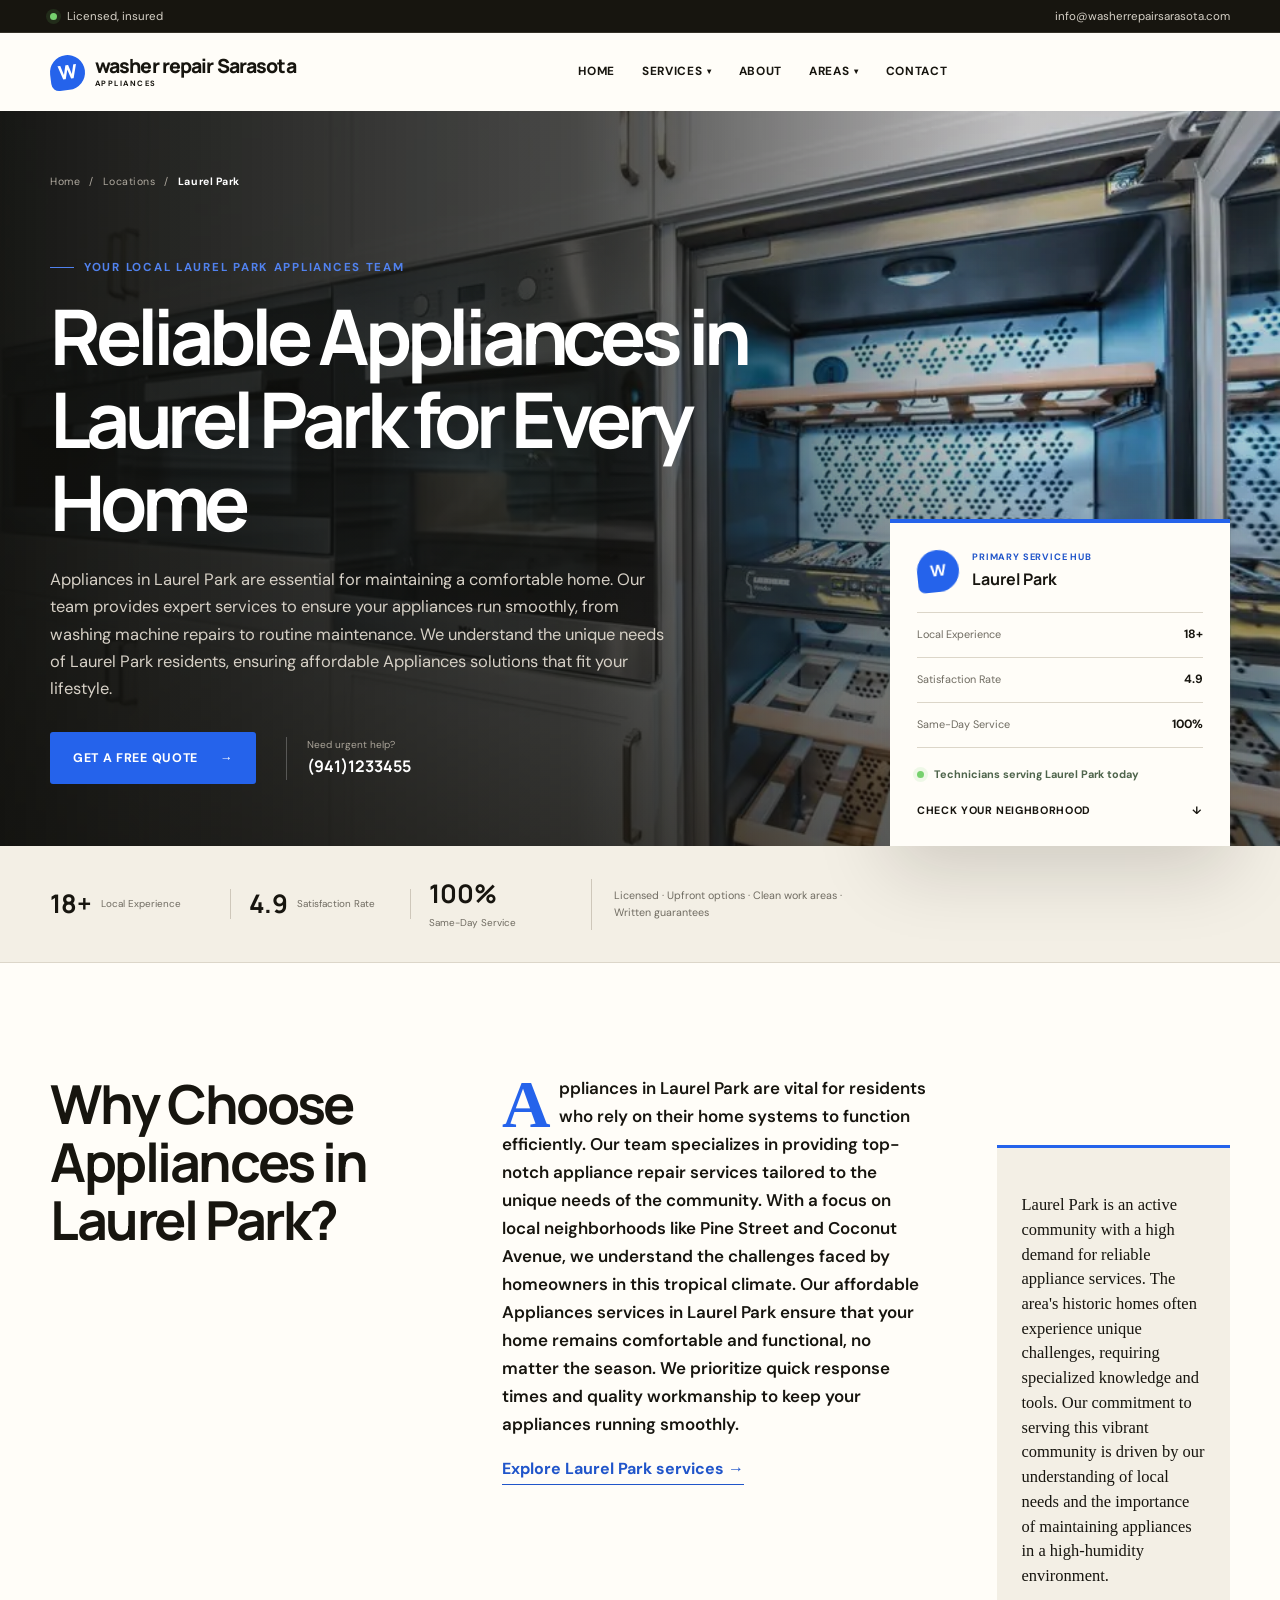
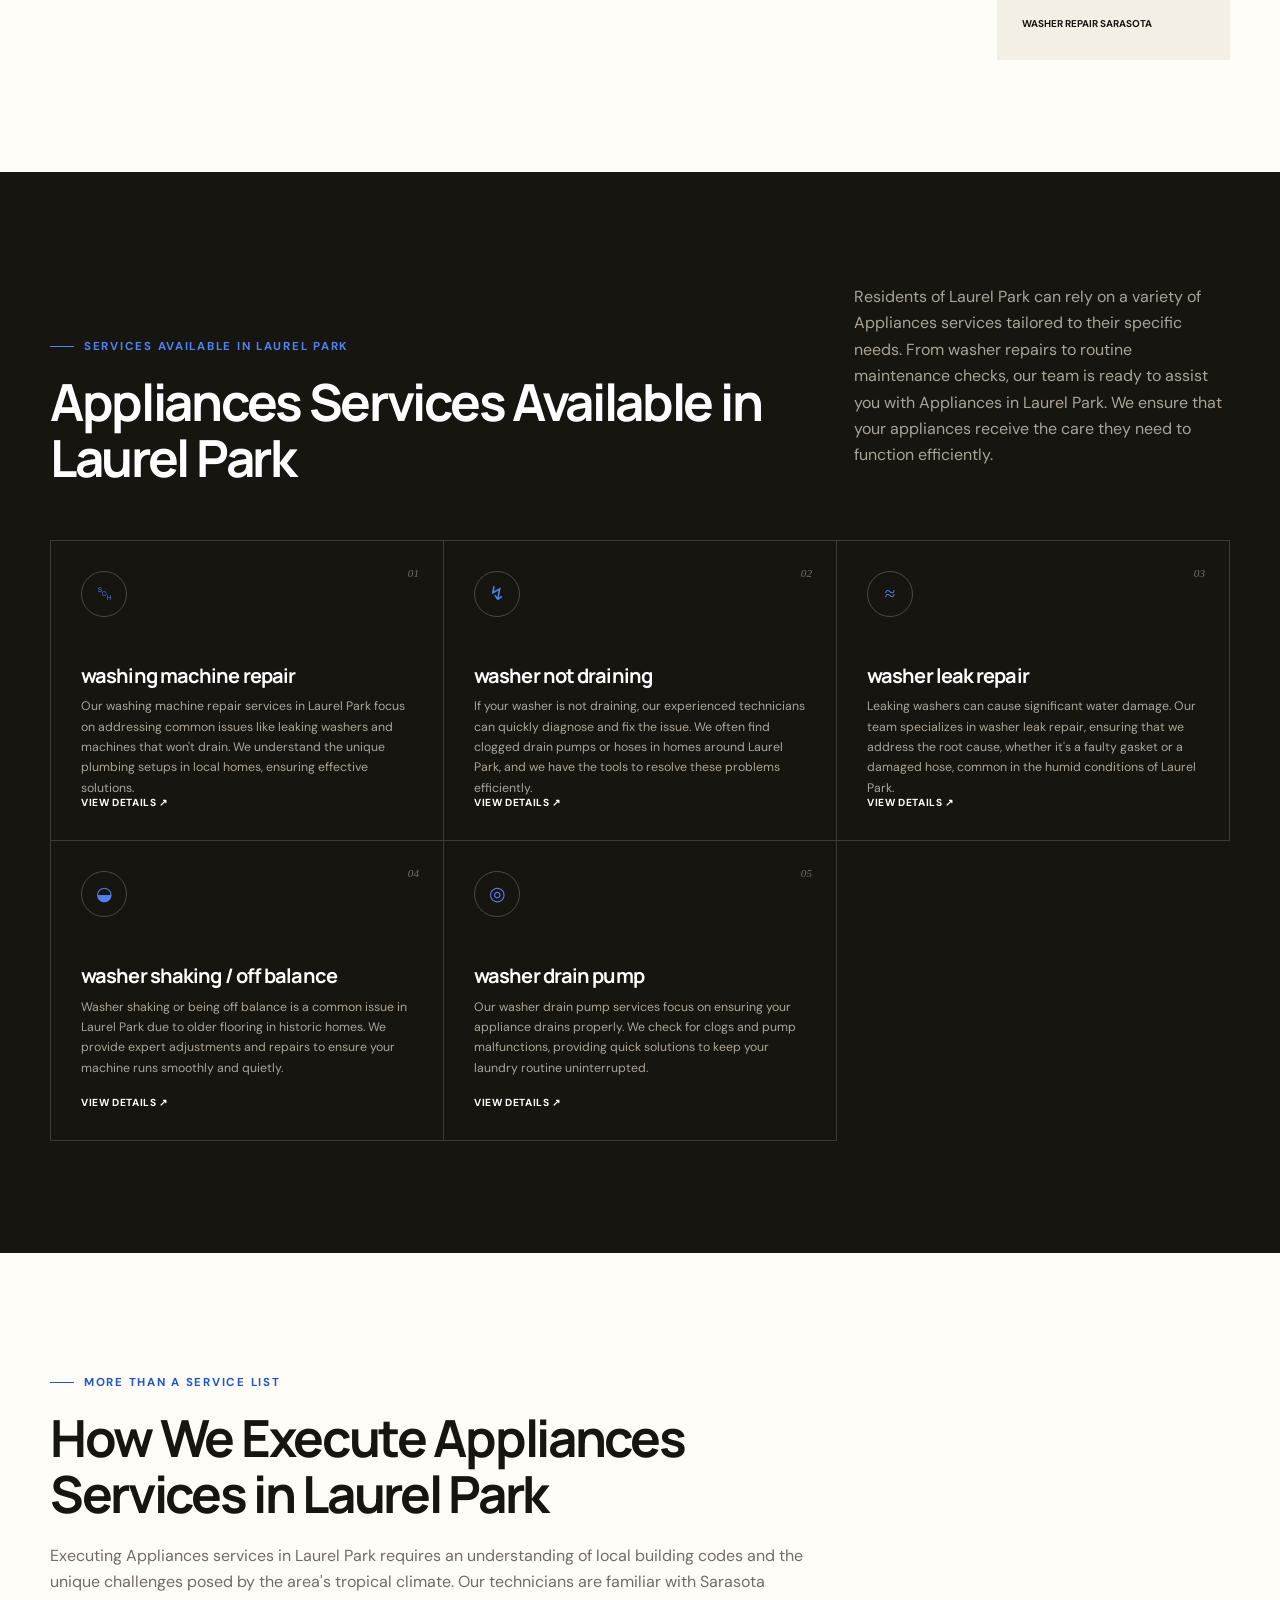
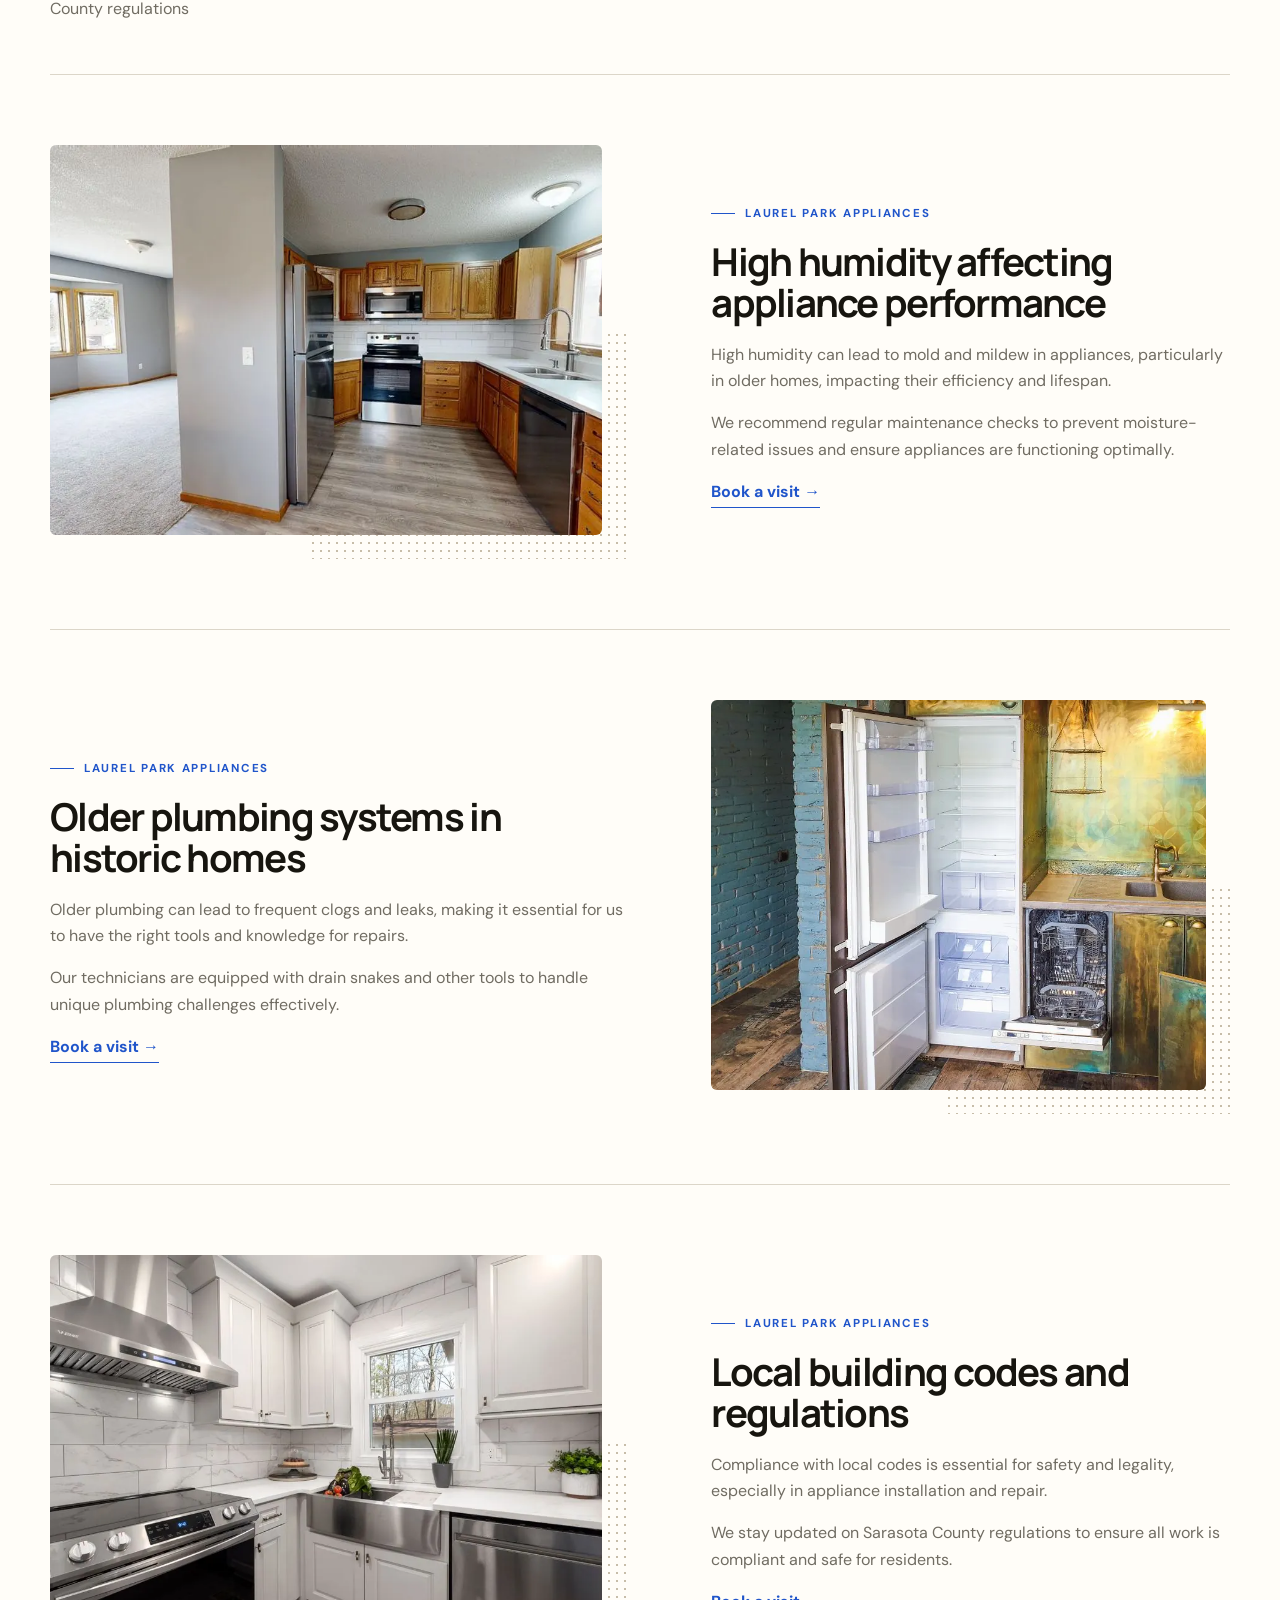
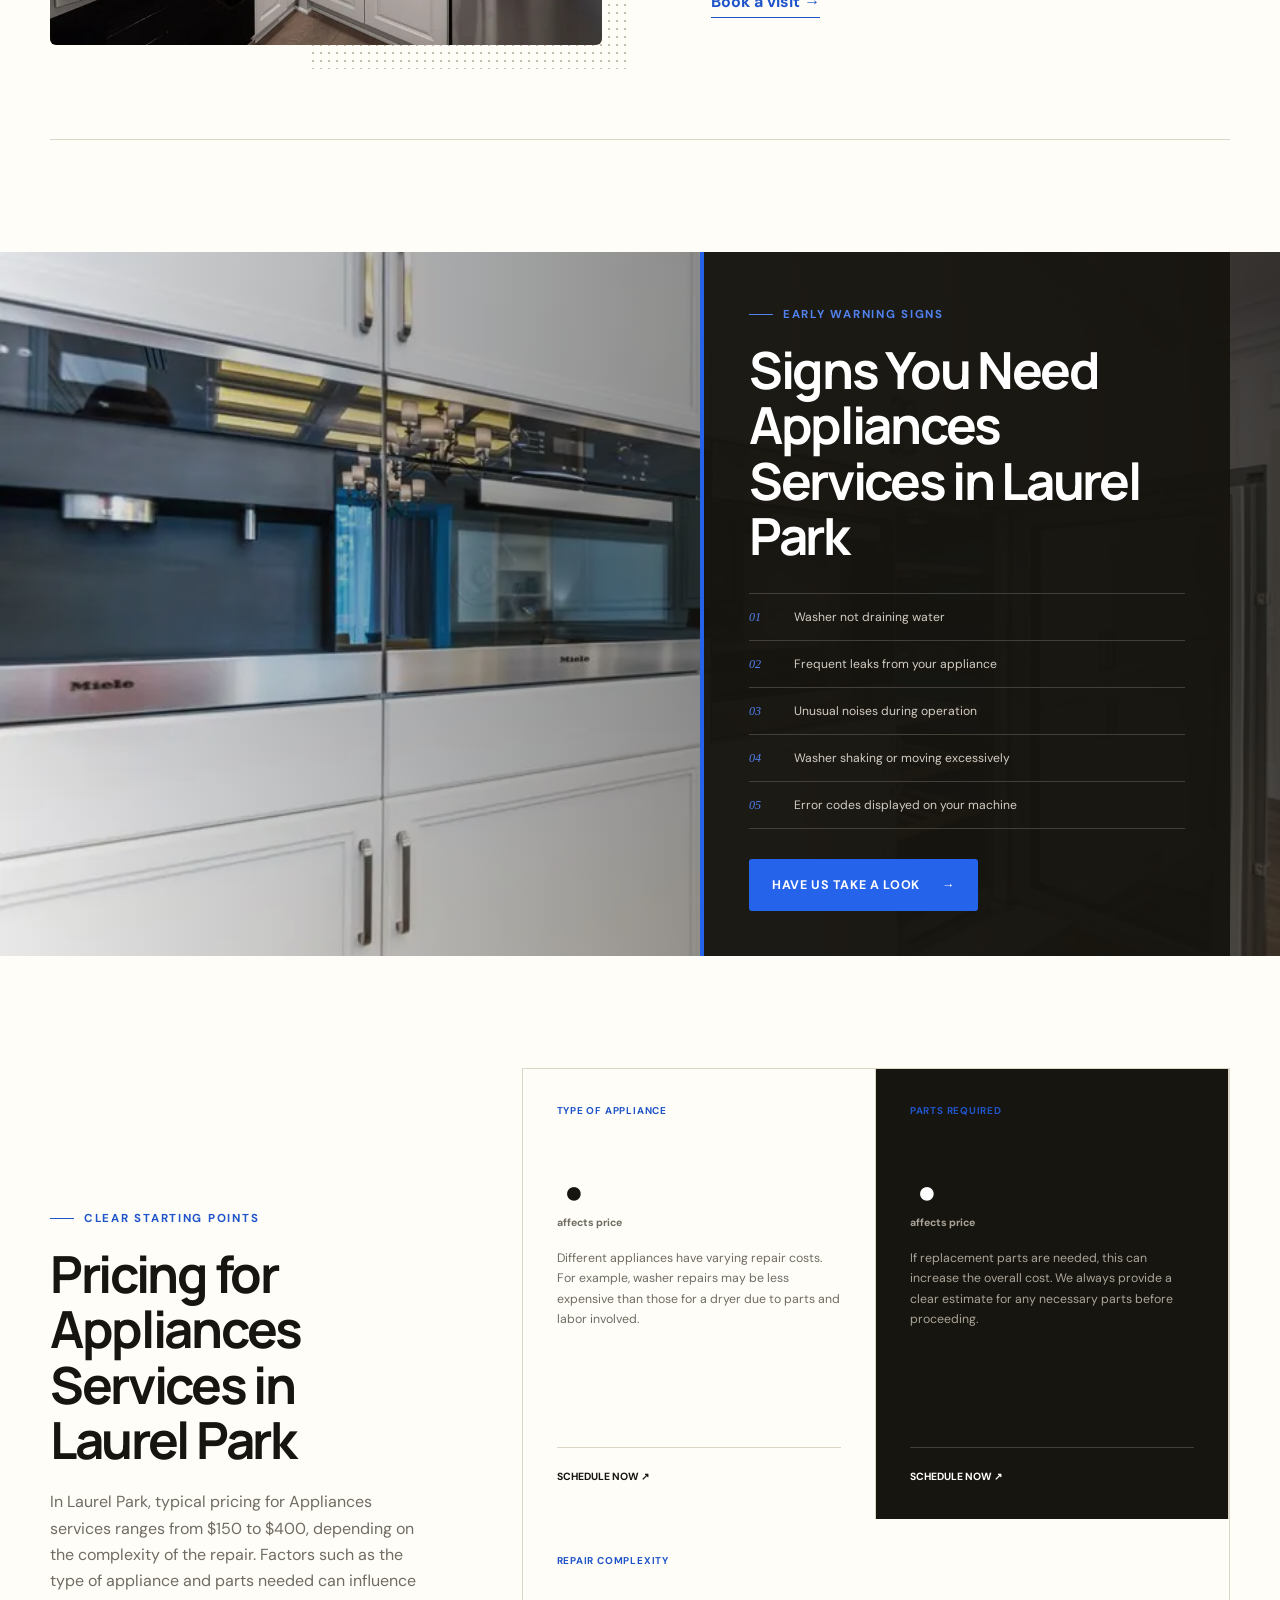
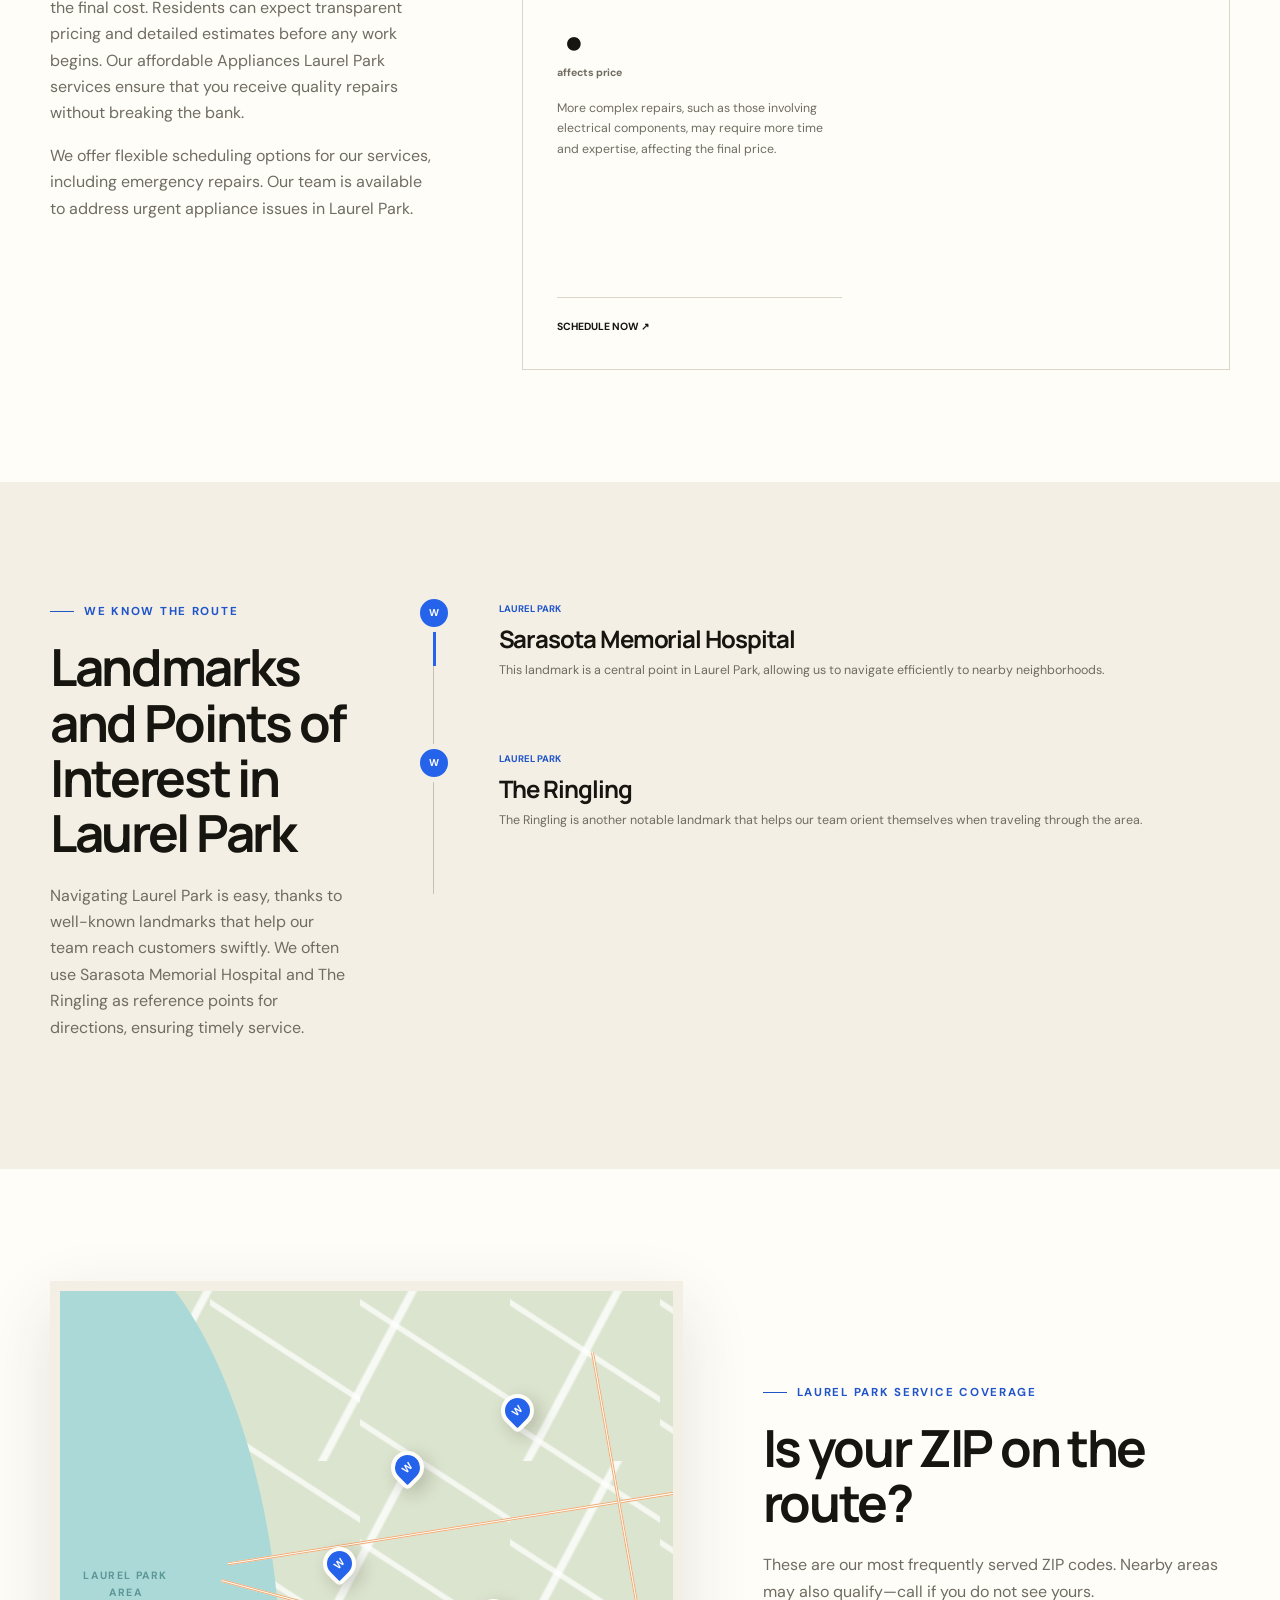
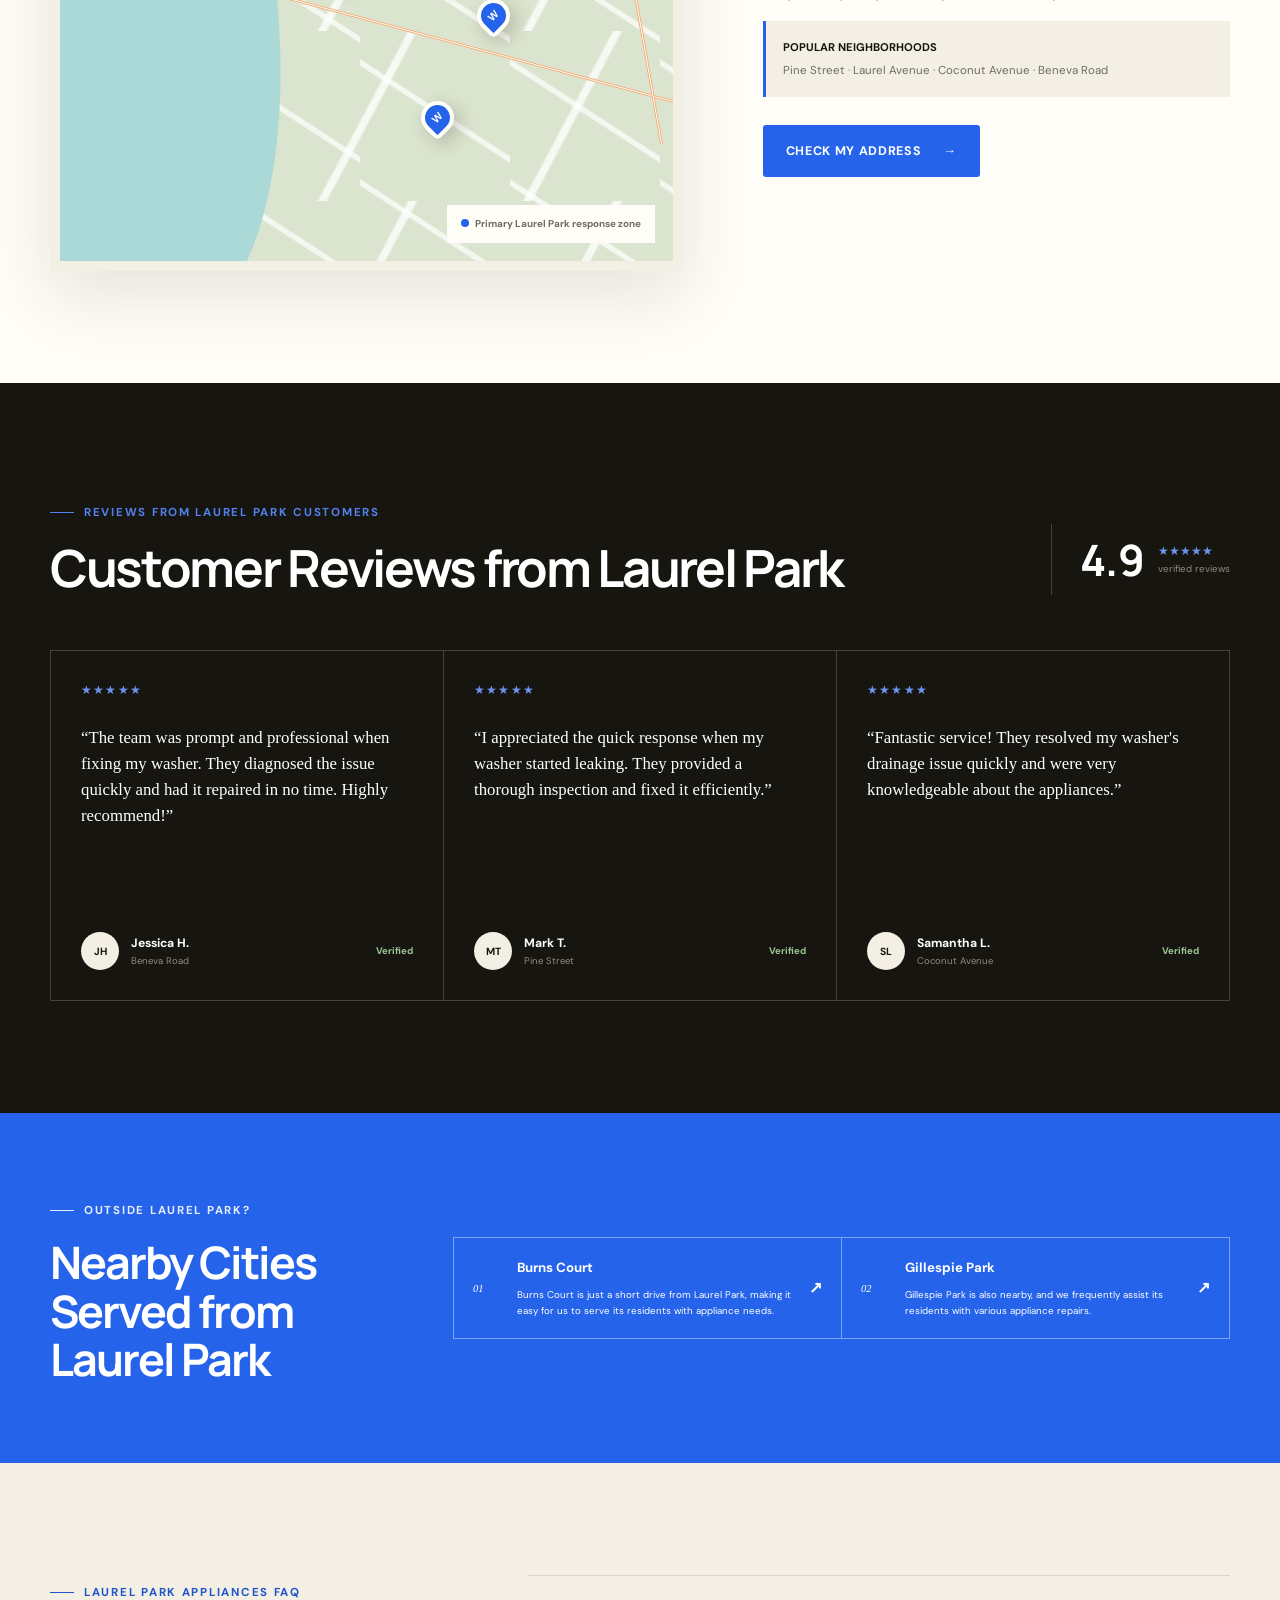
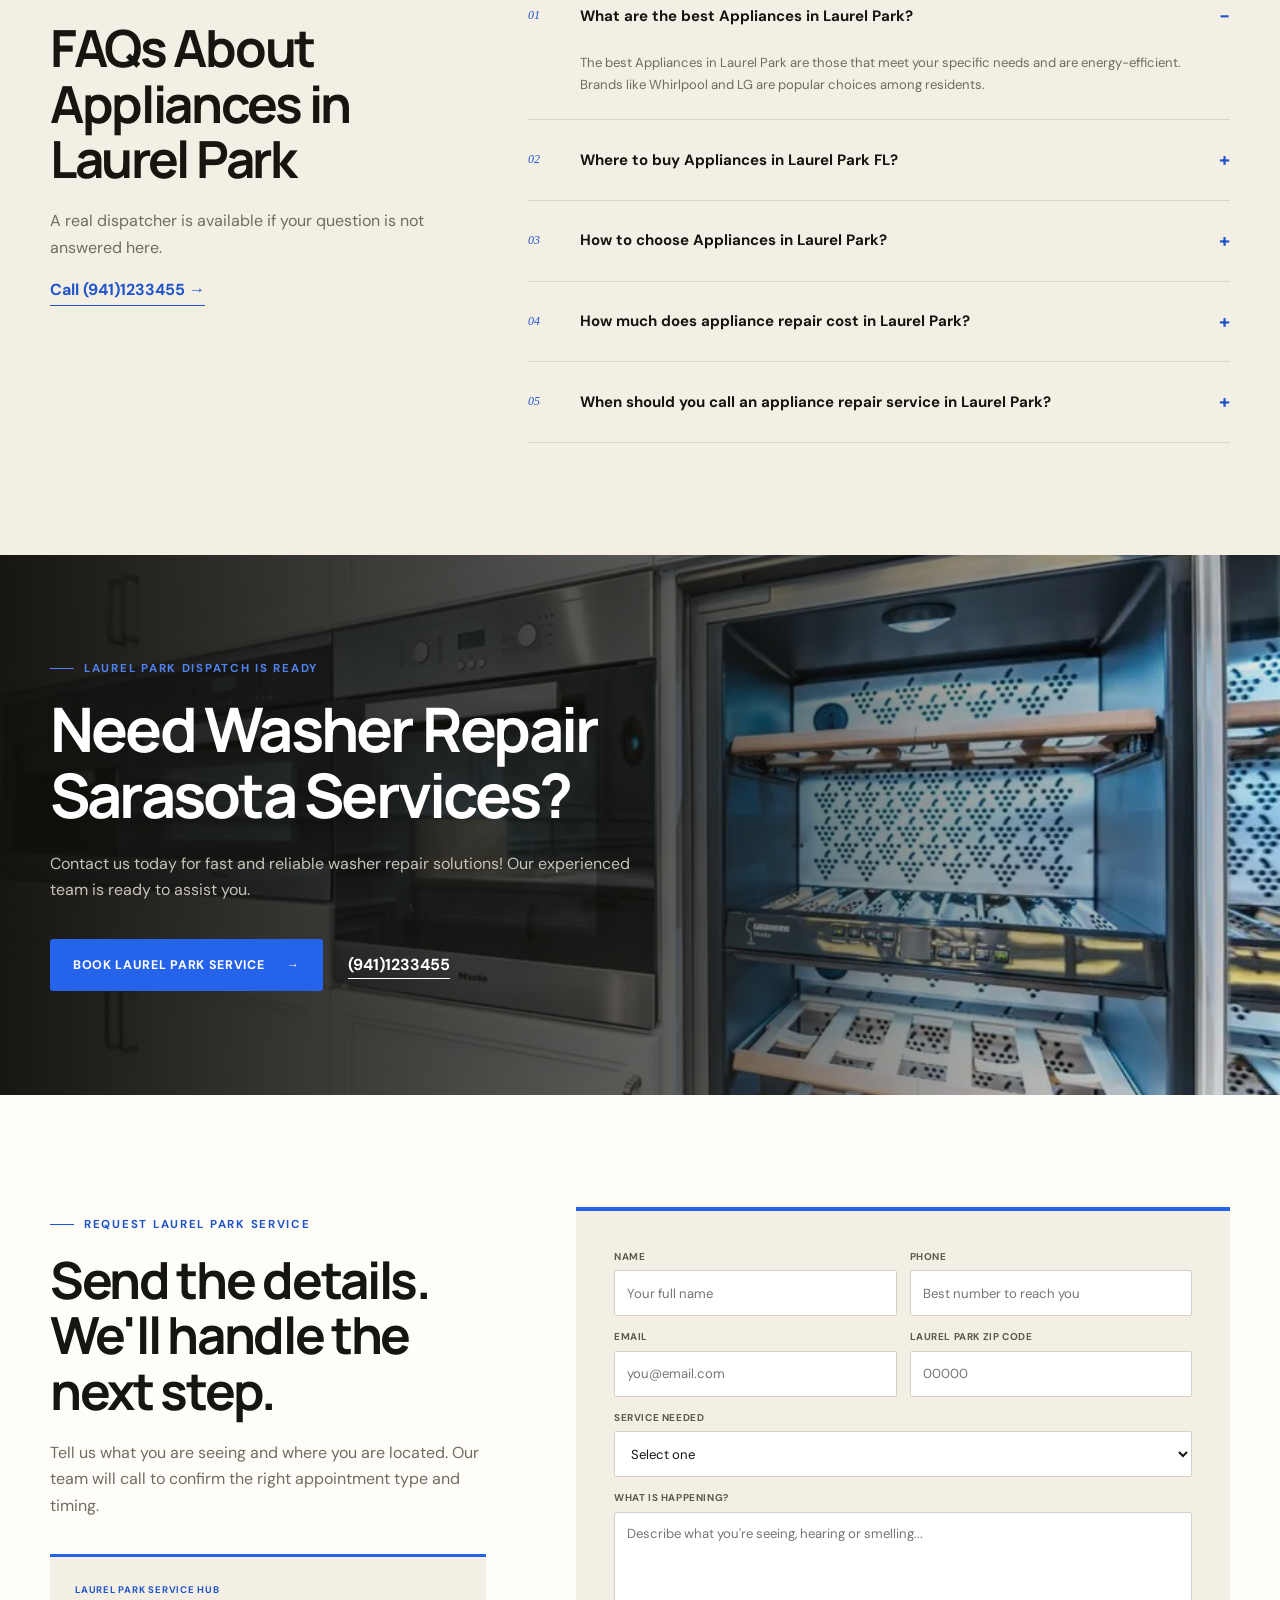
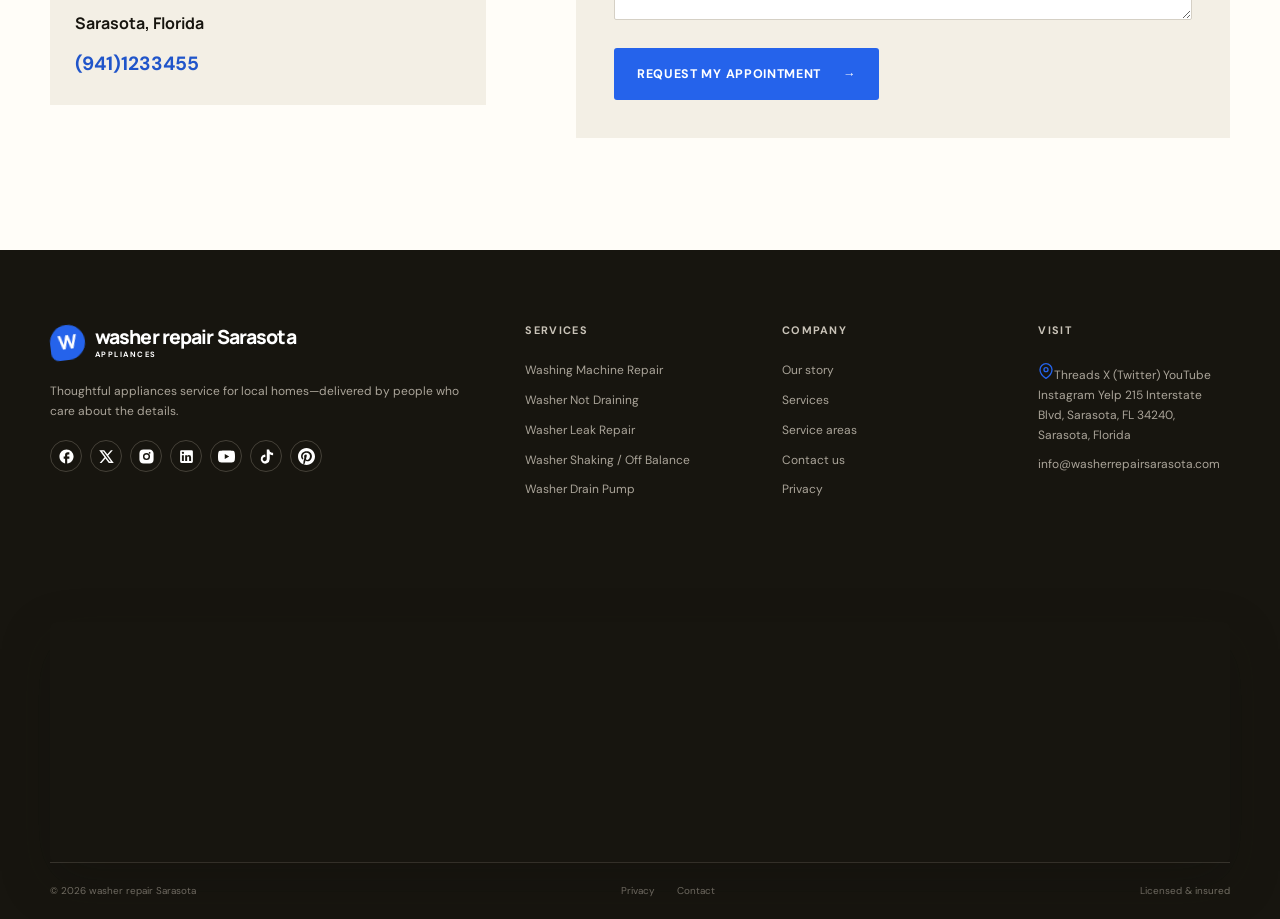
<file: appliances-laurel-park.html>
<!doctype html>
<html lang="en" class="scroll-smooth">
  <head>
    <meta charset="UTF-8" />
    <meta name="viewport" content="width=device-width, initial-scale=1.0" />
    <title>Washer Repair Laurel Park Sarasota FL | Appliance Repair</title>
    <meta name="description" content="Washer repair in Laurel Park, Sarasota FL — washing machine repair for leaks, draining, shaking and drain pump problems. Book a repair today.">
    <meta name="robots" content="index, follow">
    <link rel="canonical" href="https://washerrepair-sarasota.vercel.app/appliances-laurel-park">
    
    <link rel="preload" as="image" href="assets/images/gen/washer-repair-sarasota-ready-to-serve-laurel-par-7197ee3f.webp" fetchpriority="high">
    <script type="application/ld+json">
{
  "@context": "https://schema.org",
  "@type": "BreadcrumbList",
  "itemListElement": [
    {
      "@type": "ListItem",
      "position": 1,
      "name": "Home",
      "item": "https://washerrepair-sarasota.vercel.app/"
    },
    {
      "@type": "ListItem",
      "position": 2,
      "name": "Service Areas",
      "item": "https://washerrepair-sarasota.vercel.app/locations"
    },
    {
      "@type": "ListItem",
      "position": 3,
      "name": "Laurel Park",
      "item": "https://washerrepair-sarasota.vercel.app/appliances-laurel-park"
    }
  ]
}
</script>
    <meta property="og:type" content="article">
    <meta property="og:title" content="Washer Repair Laurel Park Sarasota FL | Appliance Repair">
    <meta property="og:description" content="Washer repair in Laurel Park, Sarasota FL — washing machine repair for leaks, draining, shaking and drain pump problems. Book a repair today.">
    <meta property="og:image" content="{{SITE_BASE_URL}}/assets/images/gen/washer-repair-sarasota-ready-to-serve-laurel-par-7197ee3f.webp">
    <meta name="twitter:card" content="summary_large_image">
    <meta name="twitter:title" content="Washer Repair Laurel Park Sarasota FL | Appliance Repair">
    <meta name="twitter:description" content="Washer repair in Laurel Park, Sarasota FL — washing machine repair for leaks, draining, shaking and drain pump problems. Book a repair today.">
    <link rel="icon" href="data:image/svg+xml,%3Csvg%20xmlns=%27http://www.w3.org/2000/svg%27%20viewBox=%270%200%2032%2032%27%3E%3Crect%20width=%2732%27%20height=%2732%27%20rx=%277%27%20fill=%27%232563EB%27/%3E%3Ctext%20x=%2716%27%20y=%2723%27%20font-family=%27Arial,sans-serif%27%20font-size=%2719%27%20font-weight=%27700%27%20fill=%27%23ffffff%27%20text-anchor=%27middle%27%3EW%3C/text%3E%3C/svg%3E" />
    <script>window.__RL_LEADS={siteId:"6abde9d0a2c0fee5111ff2b7",apiBase:["https:","","ranklocal.cc"].join("/"),turnstileSiteKey:""};</script>
    <link rel="preload" href="assets/fonts/dm-sans.woff2" as="font" type="font/woff2" crossorigin />
    <link rel="preload" href="assets/fonts/manrope.woff2" as="font" type="font/woff2" crossorigin />
    <link rel="stylesheet" href="assets/global.css" />
  </head>
  <body class="location-page" id="top">
    
<div id="navbar-container">
  <header class="site-header">
    <div class="utility-bar">
      <div class="shell utility-inner">
        <p><span class="status-dot"></span> Licensed, insured</p>
        <div><span><a href="mailto:info@washerrepairsarasota.com" style="color:inherit;text-decoration:none;">info@washerrepairsarasota.com</a></span></div>
      </div>
    </div>
    <nav class="main-nav shell" aria-label="Main navigation">
      <a class="brand" href="/" aria-label="washer repair Sarasota  home">
        <span class="brand-mark">W</span>
        <span>washer repair Sarasota <small>APPLIANCES </small></span>
      </a>
      <button class="nav-toggle" type="button" aria-expanded="false" aria-controls="site-menu">
        <span></span><span></span><span></span><span class="sr-only">Toggle menu</span>
      </button>
      <div class="nav-links" id="site-menu">
        <a href="/">Home</a>
        <span class="nav-dd">
        <a href="services">Services <span class="nav-dd-caret">&#9662;</span></a>
        <div class="nav-dd-panel">
          <!-- RL-AUTO:nav-services START -->
<a href="washing-machine-repair">Washing Machine Repair</a><a href="washer-not-draining">Washer Not Draining</a><a href="washer-leak-repair">Washer Leak Repair</a><a href="washer-shaking-off-balance">Washer Shaking / Off Balance</a><a href="washer-drain-pump">Washer Drain Pump</a>
<!-- RL-AUTO:nav-services END -->
          <a class="nav-dd-all" href="services">All services &rarr;</a>
        </div>
      </span>
        <a href="about">About</a>
        <span class="nav-dd">
        <a href="locations">Areas <span class="nav-dd-caret">&#9662;</span></a>
        <div class="nav-dd-panel">
          <!-- RL-AUTO:nav-locations START --><a href="appliances-laurel-park">Laurel Park</a><a href="appliances-burns-court">Burns Court</a><a href="appliances-gillespie-park">Gillespie Park</a><!-- RL-AUTO:nav-locations END -->
          <a class="nav-dd-all" href="locations">All service areas &rarr;</a>
        </div>
      </span>
        
        <a href="contact">Contact</a>
      </div>
      
    </nav>
  </header>
</div>
    <main>
      
  <div id="hero-container">
    <section class="location-hero">
      <div class="location-hero-image" style="background-image:url('assets/images/gen/washer-repair-sarasota-ready-to-serve-laurel-par-7197ee3f.webp');" aria-hidden="true"></div>
      <div class="location-hero-overlay"></div>
      <div class="shell location-hero-inner">
        <div class="location-hero-copy" data-sal="slide-up" data-sal-duration="650">
          <nav class="breadcrumbs" aria-label="Breadcrumb"><a href="/">Home</a><span>/</span><a href="locations">Locations</a><span>/</span><strong>Laurel Park</strong></nav>
          <span class="eyebrow eyebrow-light"><span></span> Your local Laurel Park Appliances  team</span>
          <h1>Reliable Appliances in Laurel Park for Every Home</h1>
          <p>Appliances in Laurel Park are essential for maintaining a comfortable home. Our team provides expert services to ensure your appliances run smoothly, from washing machine repairs to routine maintenance. We understand the unique needs of Laurel Park residents, ensuring affordable Appliances solutions that fit your lifestyle.</p>
          <div class="location-hero-actions">
            <a class="button button-primary" href="tel:9411233455">Get a Free Quote <span>&#8594;</span></a>
            <a class="location-call-link" href="tel:9411233455"><small>Need urgent help?</small><strong>(941)1233455</strong></a>
          </div>
        </div>
        <aside class="local-snapshot" data-sal="slide-left" data-sal-duration="650" data-sal-delay="100">
          <div class="snapshot-top"><span class="snapshot-pin">W</span><div><small>Primary service hub</small><strong>Laurel Park</strong></div></div>
          <dl><div><dt>Local Experience</dt><dd>18+</dd></div><div><dt>Satisfaction Rate</dt><dd>4.9</dd></div><div><dt>Same-Day Service</dt><dd>100%</dd></div></dl>
          <p><span class="status-dot"></span> Technicians serving Laurel Park today</p>
          <a href="#coverage">Check your neighborhood <span>&#8595;</span></a>
        </aside>
      </div>
    </section>
  </div>
      
  <div id="trust-strip-container">
    <section class="location-trust">
      <div class="shell location-trust-inner">
        <div><strong>18+</strong><span>Local Experience</span></div><div><strong>4.9</strong><span>Satisfaction Rate</span></div><div><strong>100%</strong><span>Same-Day Service</span></div>
        <p>Licensed &middot; Upfront options &middot; Clean work areas &middot; Written guarantees</p>
      </div>
    </section>
  </div>
      
  <div id="about-container">
    <section class="section city-authority" id="why-local">
      <div class="shell city-authority-layout">
        <div class="city-intro" data-sal="slide-up">
          <h2>Why Choose Appliances in Laurel Park?</h2>
        </div>
        <div class="city-story">
          <p class="drop-cap">Appliances in Laurel Park are vital for residents who rely on their home systems to function efficiently. Our team specializes in providing top-notch appliance repair services tailored to the unique needs of the community. With a focus on local neighborhoods like Pine Street and Coconut Avenue, we understand the challenges faced by homeowners in this tropical climate. Our affordable Appliances services in Laurel Park ensure that your home remains comfortable and functional, no matter the season. We prioritize quick response times and quality workmanship to keep your appliances running smoothly.</p>
          <a class="text-link" href="#services">Explore Laurel Park services &#8594;</a>
        </div>
        <div class="city-note">
          <p>Laurel Park is an active community with a high demand for reliable appliance services. The area's historic homes often experience unique challenges, requiring specialized knowledge and tools. Our commitment to serving this vibrant community is driven by our understanding of local needs and the importance of maintaining appliances in a high-humidity environment.</p>
          <strong>washer repair Sarasota </strong>
        </div>
      </div>
    </section>
  </div>
      
  <div id="services-container">
    <section class="section location-services" id="services">
      <div class="shell">
        <div class="location-section-heading">
          <div><span class="eyebrow eyebrow-light"><span></span> Services available in Laurel Park</span><h2>Appliances Services Available in Laurel Park</h2></div>
          <p>Residents of Laurel Park can rely on a variety of Appliances services tailored to their specific needs. From washer repairs to routine maintenance checks, our team is ready to assist you with Appliances in Laurel Park. We ensure that your appliances receive the care they need to function efficiently.</p>
        </div>
        <div class="location-service-index">
          <a href="washing-machine-repair"><span>01</span><div class="location-service-icon">&#9217;</div><h3>washing machine repair</h3><p>Our washing machine repair services in Laurel Park focus on addressing common issues like leaking washers and machines that won't drain. We understand the unique plumbing setups in local homes, ensuring effective solutions.</p><b>View details &#8599;</b></a><a href="washer-not-draining"><span>02</span><div class="location-service-icon">&#8623;</div><h3>washer not draining</h3><p>If your washer is not draining, our experienced technicians can quickly diagnose and fix the issue. We often find clogged drain pumps or hoses in homes around Laurel Park, and we have the tools to resolve these problems efficiently.</p><b>View details &#8599;</b></a><a href="washer-leak-repair"><span>03</span><div class="location-service-icon">&#8776;</div><h3>washer leak repair</h3><p>Leaking washers can cause significant water damage. Our team specializes in washer leak repair, ensuring that we address the root cause, whether it's a faulty gasket or a damaged hose, common in the humid conditions of Laurel Park.</p><b>View details &#8599;</b></a><a href="washer-shaking-off-balance"><span>04</span><div class="location-service-icon">&#9682;</div><h3>washer shaking / off balance</h3><p>Washer shaking or being off balance is a common issue in Laurel Park due to older flooring in historic homes. We provide expert adjustments and repairs to ensure your machine runs smoothly and quietly.</p><b>View details &#8599;</b></a><a href="washer-drain-pump"><span>05</span><div class="location-service-icon">&#9678;</div><h3>washer drain pump</h3><p>Our washer drain pump services focus on ensuring your appliance drains properly. We check for clogs and pump malfunctions, providing quick solutions to keep your laundry routine uninterrupted.</p><b>View details &#8599;</b></a>
        </div>
      </div>
    </section>
  </div>
      
  <div id="per-service-city-blocks-container">
    <section class="section city-service-details" id="service-details">
      <div class="shell">
        <div class="section-heading"><span class="eyebrow"><span></span> More than a service list</span><h2>How We Execute Appliances Services in Laurel Park</h2><p>Executing Appliances services in Laurel Park requires an understanding of local building codes and the unique challenges posed by the area's tropical climate. Our technicians are familiar with Sarasota County regulations</p></div>
        
        <article class="city-service-row">
          <div class="city-service-media"><img src="assets/images/gen/our-washer-repair-process-153a0f94.webp" alt="High humidity affecting appliance performance" loading="lazy" /></div>
          <div><span class="eyebrow"><span></span> Laurel Park Appliances </span><h3>High humidity affecting appliance performance</h3><p>High humidity can lead to mold and mildew in appliances, particularly in older homes, impacting their efficiency and lifespan.</p><p>We recommend regular maintenance checks to prevent moisture-related issues and ensure appliances are functioning optimally.</p><a class="text-link" href="tel:9411233455">Book a visit &#8594;</a></div>
        </article>
        <article class="city-service-row city-service-row-reverse">
          <div class="city-service-media"><img src="assets/images/gen/noise-during-spin-cycles-eliminated-38748f12.webp" alt="Older plumbing systems in historic homes" loading="lazy" /></div>
          <div><span class="eyebrow"><span></span> Laurel Park Appliances </span><h3>Older plumbing systems in historic homes</h3><p>Older plumbing can lead to frequent clogs and leaks, making it essential for us to have the right tools and knowledge for repairs.</p><p>Our technicians are equipped with drain snakes and other tools to handle unique plumbing challenges effectively.</p><a class="text-link" href="tel:9411233455">Book a visit &#8594;</a></div>
        </article>
        <article class="city-service-row">
          <div class="city-service-media"><img src="assets/images/gen/inconsistent-washing-performance-fixed-d0d69dc5.webp" alt="Local building codes and regulations" loading="lazy" /></div>
          <div><span class="eyebrow"><span></span> Laurel Park Appliances </span><h3>Local building codes and regulations</h3><p>Compliance with local codes is essential for safety and legality, especially in appliance installation and repair.</p><p>We stay updated on Sarasota County regulations to ensure all work is compliant and safe for residents.</p><a class="text-link" href="tel:9411233455">Book a visit &#8594;</a></div>
        </article>
      </div>
    </section>
  </div>
      
  <div id="signs-container">
    <section class="service-signs">
      <div class="service-signs-image"><img src="assets/images/gen/washer-repair-sarasota-team-60ea05e7.webp" alt="washer repair Sarasota  team" loading="lazy" /></div>
      <div class="shell service-signs-inner">
        <div class="signs-card" data-sal="slide-left">
          <span class="eyebrow eyebrow-light"><span></span> Early warning signs</span><h2>Signs You Need Appliances Services in Laurel Park</h2>
          <div class="signs-list"><p><span>01</span>Washer not draining water</p><p><span>02</span>Frequent leaks from your appliance</p><p><span>03</span>Unusual noises during operation</p><p><span>04</span>Washer shaking or moving excessively</p><p><span>05</span>Error codes displayed on your machine</p></div>
          <a class="button button-primary" href="tel:9411233455">Have us take a look <span>&#8594;</span></a>
        </div>
      </div>
    </section>
  </div>
      
  <div id="pricing-container">
    <section class="section local-pricing">
      <div class="shell local-pricing-layout">
        <div><span class="eyebrow"><span></span> Clear starting points</span><h2>Pricing for Appliances Services in Laurel Park</h2><p>In Laurel Park, typical pricing for Appliances services ranges from $150 to $400, depending on the complexity of the repair. Factors such as the type of appliance and parts needed can influence the final cost. Residents can expect transparent pricing and detailed estimates before any work begins. Our affordable Appliances Laurel Park services ensure that you receive quality repairs without breaking the bank.</p><p>We offer flexible scheduling options for our services, including emergency repairs. Our team is available to address urgent appliance issues in Laurel Park.</p></div>
        <div class="local-price-cards">
          <article><span>Type of appliance</span><h3>&#8226;<small>affects price</small></h3><p>Different appliances have varying repair costs. For example, washer repairs may be less expensive than those for a dryer due to parts and labor involved.</p><a href="tel:9411233455">Schedule now &#8599;</a></article><article class="local-price-featured"><span>Parts required</span><h3>&#8226;<small>affects price</small></h3><p>If replacement parts are needed, this can increase the overall cost. We always provide a clear estimate for any necessary parts before proceeding.</p><a href="tel:9411233455">Schedule now &#8599;</a></article><article><span>Repair complexity</span><h3>&#8226;<small>affects price</small></h3><p>More complex repairs, such as those involving electrical components, may require more time and expertise, affecting the final price.</p><a href="tel:9411233455">Schedule now &#8599;</a></article>
        </div>
      </div>
    </section>
  </div>
      
  <div id="landmarks-container">
    <section class="section landmark-section">
      <div class="shell landmark-layout">
        <div class="landmark-heading"><span class="eyebrow"><span></span> We know the route</span><h2>Landmarks and Points of Interest in Laurel Park</h2><p>Navigating Laurel Park is easy, thanks to well-known landmarks that help our team reach customers swiftly. We often use Sarasota Memorial Hospital and The Ringling as reference points for directions, ensuring timely service.</p></div>
        <div class="landmark-line">
          <article><span class="landmark-dot">W</span><small>Laurel Park</small><h3>Sarasota Memorial Hospital</h3><p>This landmark is a central point in Laurel Park, allowing us to navigate efficiently to nearby neighborhoods.</p></article><article><span class="landmark-dot">W</span><small>Laurel Park</small><h3>The Ringling</h3><p>The Ringling is another notable landmark that helps our team orient themselves when traveling through the area.</p></article>
        </div>
      </div>
    </section>
  </div>
      
  <div id="service-area-container">
    <section class="section local-coverage" id="coverage">
      <div class="shell coverage-layout">
        <div class="coverage-map" aria-label="Illustrated Laurel Park service area map"><div class="coverage-water"><span>LAUREL PARK<br />AREA</span></div><span class="coverage-road road-a"></span><span class="coverage-road road-b"></span><span class="coverage-road road-c"></span><span class="coverage-pin cp-one">W</span><span class="coverage-pin cp-two">W</span><span class="coverage-pin cp-three">W</span><span class="coverage-pin cp-four">W</span><span class="coverage-pin cp-five">W</span><div class="coverage-map-label">Primary Laurel Park response zone</div></div>
        <div class="coverage-copy"><span class="eyebrow"><span></span> Laurel Park service coverage</span><h2>Is your ZIP on the route?</h2><p>These are our most frequently served ZIP codes. Nearby areas may also qualify—call if you do not see yours.</p>
          
          <div class="coverage-neighborhoods"><strong>Popular neighborhoods</strong><p>Pine Street &middot; Laurel Avenue &middot; Coconut Avenue &middot; Beneva Road</p></div>
          <a class="button button-primary" href="tel:9411233455">Check my address <span>&#8594;</span></a>
        </div>
      </div>
    </section>
  </div>
      
  <div id="reviews-container">
    <section class="section local-reviews" id="reviews">
      <div class="shell">
        <div class="local-review-heading"><div><span class="eyebrow eyebrow-light"><span></span> Reviews from Laurel Park customers</span><h2>Customer Reviews from Laurel Park</h2></div><div><strong>4.9</strong><span>★★★★★<small>verified reviews</small></span></div></div>
        <div class="local-review-grid">
          <article data-sal="slide-up" data-sal-delay="50"><div class="stars">★★★★★</div><blockquote>&ldquo;The team was prompt and professional when fixing my washer. They diagnosed the issue quickly and had it repaired in no time. Highly recommend!&rdquo;</blockquote><div><span>JH</span><p><strong>Jessica H.</strong><small>Beneva Road</small></p><b>Verified</b></div></article><article data-sal="slide-up" data-sal-delay="100"><div class="stars">★★★★★</div><blockquote>&ldquo;I appreciated the quick response when my washer started leaking. They provided a thorough inspection and fixed it efficiently.&rdquo;</blockquote><div><span>MT</span><p><strong>Mark T.</strong><small>Pine Street</small></p><b>Verified</b></div></article><article data-sal="slide-up" data-sal-delay="150"><div class="stars">★★★★★</div><blockquote>&ldquo;Fantastic service! They resolved my washer's drainage issue quickly and were very knowledgeable about the appliances.&rdquo;</blockquote><div><span>SL</span><p><strong>Samantha L.</strong><small>Coconut Avenue</small></p><b>Verified</b></div></article>
        </div>
      </div>
    </section>
  </div>
      <!-- RL-AUTO:nearby-cities-section START -->

  <div id="nearby-cities-container">
    <section class="nearby-section">
      <div class="shell nearby-layout"><div><span class="eyebrow eyebrow-light"><span></span> Outside Laurel Park?</span><h2>Nearby Cities Served from Laurel Park</h2></div><div class="nearby-links"><a href="appliances-burns-court"><span>01</span><strong>Burns Court</strong><small>Burns Court is just a short drive from Laurel Park, making it easy for us to serve its residents with appliance needs.</small><b>&#8599;</b></a><a href="appliances-gillespie-park"><span>02</span><strong>Gillespie Park</strong><small>Gillespie Park is also nearby, and we frequently assist its residents with various appliance repairs.</small><b>&#8599;</b></a></div></div>
    </section>
  </div>
<!-- RL-AUTO:nearby-cities-section END -->
      
  <div id="faq-container">
    <section class="section local-faq" id="faq">
      <div class="shell faq-layout">
        <div class="faq-intro"><span class="eyebrow"><span></span> Laurel Park Appliances  FAQ</span><h2>FAQs About Appliances in Laurel Park</h2><p>A real dispatcher is available if your question is not answered here.</p><a class="text-link" href="tel:9411233455">Call (941)1233455 &#8594;</a></div>
        <div class="accordion">
          <article class="open"><button type="button" aria-expanded="true"><span>01</span><strong>What are the best Appliances in Laurel Park?</strong><b>&minus;</b></button><div class="accordion-panel"><p>The best Appliances in Laurel Park are those that meet your specific needs and are energy-efficient. Brands like Whirlpool and LG are popular choices among residents.</p></div></article><article><button type="button" aria-expanded="false"><span>02</span><strong>Where to buy Appliances in Laurel Park FL?</strong><b>+</b></button><div class="accordion-panel"><p>You can find Appliances in Laurel Park at local retailers, home improvement stores, and online marketplaces. It's essential to compare prices and features.</p></div></article><article><button type="button" aria-expanded="false"><span>03</span><strong>How to choose Appliances in Laurel Park?</strong><b>+</b></button><div class="accordion-panel"><p>Choosing Appliances in Laurel Park involves considering your household needs, energy efficiency, and brand reliability. Consulting with local experts can help you make the best decision.</p></div></article><article><button type="button" aria-expanded="false"><span>04</span><strong>How much does appliance repair cost in Laurel Park?</strong><b>+</b></button><div class="accordion-panel"><p>Typical appliance repair costs in Laurel Park range from $150 to $400, depending on the type of appliance and the complexity of the repair.</p></div></article><article><button type="button" aria-expanded="false"><span>05</span><strong>When should you call an appliance repair service in Laurel Park?</strong><b>+</b></button><div class="accordion-panel"><p>You should call an appliance repair service in Laurel Park when you notice issues like leaks, strange noises, or error codes on your appliance.</p></div></article>
        </div>
      </div>
    </section>
  </div>
      
  <div id="cta-container">
    <section class="location-cta">
      <img src="assets/images/gen/washer-repair-sarasota-ready-to-serve-laurel-par-7197ee3f.webp" alt="washer repair Sarasota  ready to serve Laurel Park" loading="lazy" />
      <div class="location-cta-overlay"></div>
      <div class="shell location-cta-inner"><span class="eyebrow eyebrow-light"><span></span> Laurel Park dispatch is ready</span><h2>Need Washer Repair Sarasota Services?</h2><p>Contact us today for fast and reliable washer repair solutions! Our experienced team is ready to assist you.</p><div><a class="button button-primary" href="tel:9411233455">Book Laurel Park service <span>&#8594;</span></a><a href="tel:9411233455">(941)1233455</a></div></div>
    </section>
  </div>
      
  <div id="contact-container">
    <section class="section location-contact" id="contact">
      <div class="shell location-contact-layout">
        <div class="location-contact-copy"><span class="eyebrow"><span></span> Request Laurel Park service</span><h2>Send the details. We'll handle the next step.</h2><p>Tell us what you are seeing and where you are located. Our team will call to confirm the right appointment type and timing.</p>
          <div class="location-contact-card"><small>Laurel Park service hub</small><strong>Sarasota, Florida</strong><a href="tel:9411233455">(941)1233455</a></div>
        </div>
        <form class="contact-form" id="contact-form" data-t8-form><input type="text" name="_hp" tabindex="-1" autocomplete="off" class="rl-hp" aria-hidden="true" />
          <label><span>Name</span><input type="text" name="name" placeholder="Your full name" required /></label>
          <label><span>Phone</span><input type="tel" name="phone" placeholder="Best number to reach you" required /></label>
          <label><span>Email</span><input type="email" name="email" placeholder="you@email.com" /></label>
          <label><span>Laurel Park ZIP code</span><input type="text" name="zip" placeholder="00000" required /></label>
          <label class="full-field"><span>Service needed</span><select name="service" required><option value="">Select one</option><option>washing machine repair</option><option>washer not draining</option><option>washer leak repair</option><option>washer shaking / off balance</option><option>washer drain pump</option></select></label>
          <label class="full-field"><span>What is happening?</span><textarea name="message" rows="4" placeholder="Describe what you're seeing, hearing or smelling..."></textarea></label>
          <button class="button button-primary" type="submit">Request my appointment <span>&#8594;</span></button>
          <div class="form-success" role="status" aria-live="polite">Request received — dispatch will call shortly.</div>
        </form>
      </div>
    </section>
  </div>
    </main>
    
<div id="footer-container">
  <footer class="site-footer">
    <div class="shell footer-main">
      <div class="footer-brand">
        <a class="brand brand-light" href="/"><span class="brand-mark">W</span><span>washer repair Sarasota <small>APPLIANCES </small></span></a>
        <p>Thoughtful appliances  service for local homes—delivered by people who care about the details.</p>
        
        <div class="social-links" data-social-links><a href="#" data-social="facebook" aria-label="Facebook"><svg width="17" height="17" viewBox="0 0 24 24" fill="currentColor"><path d="M22 12c0-5.52-4.48-10-10-10S2 6.48 2 12c0 4.84 3.44 8.87 8 9.8V15H8v-3h2V9.5C10 7.57 11.57 6 13.5 6H16v3h-2c-.55 0-1 .45-1 1v2h3v3h-3v6.95c5.05-.5 9-4.76 9-9.95"/></svg></a><a href="#" data-social="x" aria-label="X (Twitter)"><svg width="17" height="17" viewBox="0 0 24 24" fill="currentColor"><path d="M10.488 14.651L15.25 21h7l-7.858-10.478L20.93 3h-2.65l-5.117 5.886L8.75 3h-7l7.51 10.015L2.32 21h2.65zM16.25 19L5.75 5h2l10.5 14z"/></svg></a><a href="#" data-social="instagram" aria-label="Instagram"><svg width="17" height="17" viewBox="0 0 24 24" fill="currentColor"><path d="M7.8 2h8.4C19.4 2 22 4.6 22 7.8v8.4a5.8 5.8 0 0 1-5.8 5.8H7.8C4.6 22 2 19.4 2 16.2V7.8A5.8 5.8 0 0 1 7.8 2m8.65 3.5a1.25 1.25 0 1 0 0 2.5 1.25 1.25 0 0 0 0-2.5M12 7a5 5 0 1 0 0 10 5 5 0 0 0 0-10m0 2a3 3 0 1 1 0 6 3 3 0 0 1 0-6"/></svg></a><a href="#" data-social="linkedin" aria-label="LinkedIn"><svg width="17" height="17" viewBox="0 0 24 24" fill="currentColor"><path d="M19 3a2 2 0 0 1 2 2v14a2 2 0 0 1-2 2H5a2 2 0 0 1-2-2V5a2 2 0 0 1 2-2zm-.5 15.5v-5.3a3.26 3.26 0 0 0-3.26-3.26c-.85 0-1.84.52-2.32 1.3v-1.11h-2.79v8.37h2.79v-4.93c0-.77.62-1.4 1.39-1.4a1.4 1.4 0 0 1 1.4 1.4v4.93zM6.88 8.56a1.68 1.68 0 1 0 0-3.37 1.69 1.69 0 0 0 0 3.37m1.39 9.94v-8.37H5.5v8.37z"/></svg></a><a href="#" data-social="youtube" aria-label="YouTube"><svg width="17" height="17" viewBox="0 0 24 24" fill="currentColor"><path d="M23.5 6.19a3.02 3.02 0 0 0-2.12-2.14C19.5 3.55 12 3.55 12 3.55s-7.5 0-9.38.5A3.02 3.02 0 0 0 .5 6.19C0 8.07 0 12 0 12s0 3.93.5 5.81a3.02 3.02 0 0 0 2.12 2.14c1.88.5 9.38.5 9.38.5s7.5 0 9.38-.5a3.02 3.02 0 0 0 2.12-2.14C24 15.93 24 12 24 12s0-3.93-.5-5.81M9.55 15.57V8.43L15.82 12z"/></svg></a><a href="#" data-social="tiktok" aria-label="TikTok"><svg width="17" height="17" viewBox="0 0 24 24" fill="currentColor"><path d="M19.59 6.69a4.83 4.83 0 0 1-3.77-4.25V2h-3.45v13.67a2.89 2.89 0 0 1-5.2 1.74 2.89 2.89 0 0 1 2.31-4.64 2.93 2.93 0 0 1 .88.13V9.4a6.84 6.84 0 0 0-1-.05A6.33 6.33 0 0 0 5.7 20.1a6.34 6.34 0 0 0 10.86-4.43v-7a8.16 8.16 0 0 0 4.77 1.52v-3.4a4.85 4.85 0 0 1-1.74-.1z"/></svg></a><a href="#" data-social="pinterest" aria-label="Pinterest"><svg width="17" height="17" viewBox="0 0 24 24" fill="currentColor"><path d="M12 0C5.37 0 0 5.37 0 12c0 5.08 3.16 9.43 7.63 11.17-.11-.95-.2-2.4.04-3.44.22-.94 1.4-5.96 1.4-5.96s-.36-.72-.36-1.78c0-1.67.97-2.91 2.17-2.91 1.02 0 1.52.77 1.52 1.69 0 1.03-.66 2.57-1 4-.28 1.19.6 2.17 1.77 2.17 2.13 0 3.77-2.25 3.77-5.5 0-2.87-2.06-4.88-5.01-4.88-3.41 0-5.42 2.56-5.42 5.21 0 1.03.4 2.14.89 2.74.1.12.11.22.08.34l-.33 1.36c-.05.22-.17.27-.4.16-1.5-.7-2.44-2.89-2.44-4.65 0-3.79 2.75-7.27 7.93-7.27 4.16 0 7.4 2.97 7.4 6.93 0 4.14-2.61 7.47-6.23 7.47-1.22 0-2.36-.63-2.75-1.38l-.75 2.85c-.27 1.04-1 2.35-1.49 3.15C9.57 23.81 10.76 24 12 24c6.63 0 12-5.37 12-12S18.63 0 12 0"/></svg></a></div>
      </div>
      <div>
        <h3>Services</h3>
        <!-- RL-AUTO:footer-services START -->
<a href="washing-machine-repair">Washing Machine Repair</a><a href="washer-not-draining">Washer Not Draining</a><a href="washer-leak-repair">Washer Leak Repair</a><a href="washer-shaking-off-balance">Washer Shaking / Off Balance</a><a href="washer-drain-pump">Washer Drain Pump</a>
<!-- RL-AUTO:footer-services END -->
      </div>
      <div>
        <h3>Company</h3>
        <a href="about">Our story</a>
        <a href="services">Services</a>
        <a href="locations">Service areas</a>
        <a href="contact">Contact us</a>
        <a href="privacy-policy">Privacy</a>
      </div>
      <div>
        <h3>Visit</h3>
        <a class="footer-address" href="https://maps.google.com/?q=Threads%20X%20(Twitter)%20YouTube%20Instagram%20Yelp%20215%20Interstate%20Blvd%2C%20Sarasota%2C%20FL%2034240%2C%20Sarasota%2C%20Florida" target="_blank" rel="noopener"><svg width="16" height="16" viewBox="0 0 24 24" fill="none" stroke="currentColor" stroke-width="2" stroke-linecap="round" stroke-linejoin="round"><path d="M21 10c0 7-9 13-9 13s-9-6-9-13a9 9 0 0118 0z"/><circle cx="12" cy="10" r="3"/></svg><span>Threads X (Twitter) YouTube Instagram Yelp 215 Interstate Blvd, Sarasota, FL 34240, Sarasota, Florida</span></a>
        
        <p><a href="mailto:info@washerrepairsarasota.com" style="color:inherit;">info@washerrepairsarasota.com</a></p>
        
      </div>
    </div>
    <div class="shell footer-map-wrap">
      <iframe class="footer-map" title="washer repair Sarasota  on Google Maps" src="https://maps.google.com/maps?q=Threads%20X%20(Twitter)%20YouTube%20Instagram%20Yelp%20215%20Interstate%20Blvd%2C%20Sarasota%2C%20FL%2034240%2C%20Sarasota%2C%20Florida&t=&z=14&ie=UTF8&iwloc=B&output=embed" width="100%" height="240" loading="lazy" referrerpolicy="no-referrer-when-downgrade" style="border:0;"></iframe>
    </div>
    <div class="shell footer-bottom">
      <span>&copy; 2026 washer repair Sarasota </span>
      <div><a href="privacy-policy">Privacy</a><a href="contact">Contact</a></div>
      <span>Licensed &amp; insured</span>
    </div>
  </footer>
</div>
    
<div id="sticky-call-button-container">
  <a class="sticky-call" href="tel:9411233455"><span>&#8599;</span><div><small>Emergency?</small><strong>Call now</strong></div></a>
</div>
    <script src="assets/js/main.js"></script>
  </body>
</html>
</file>
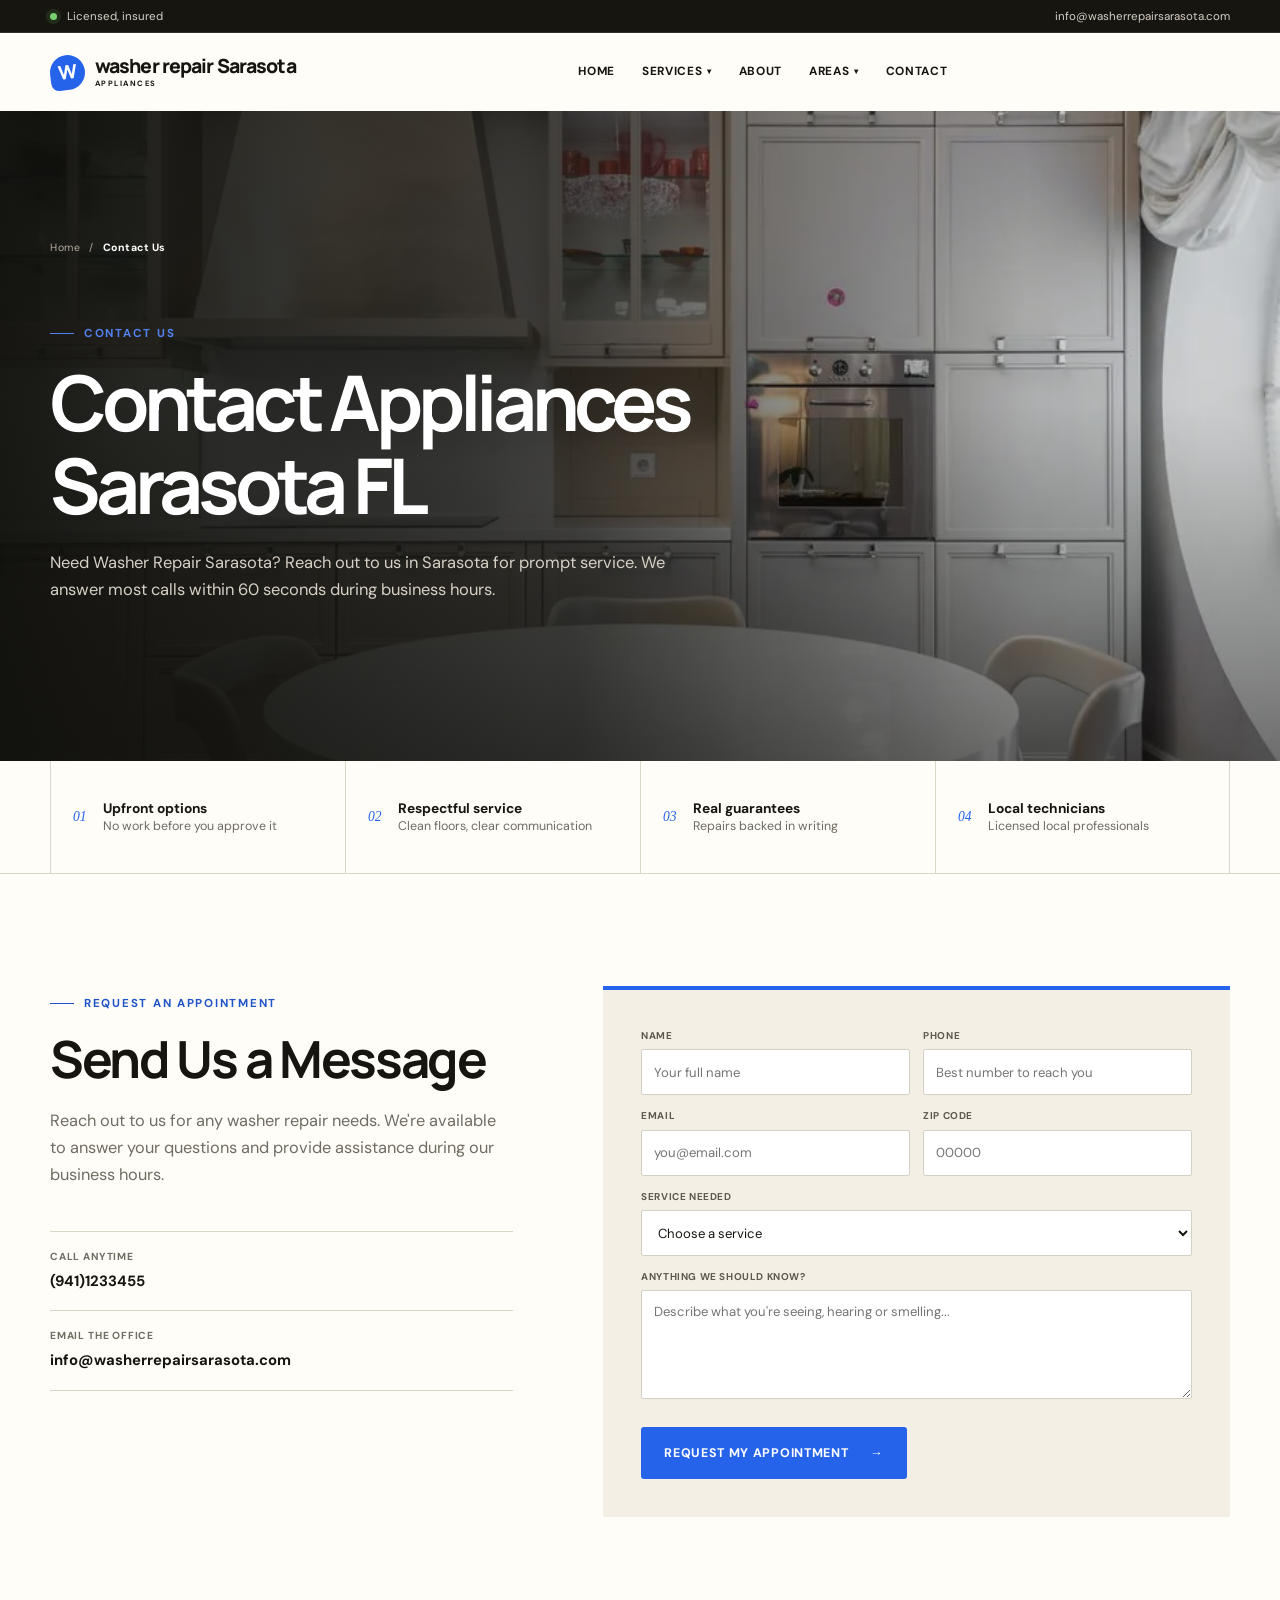
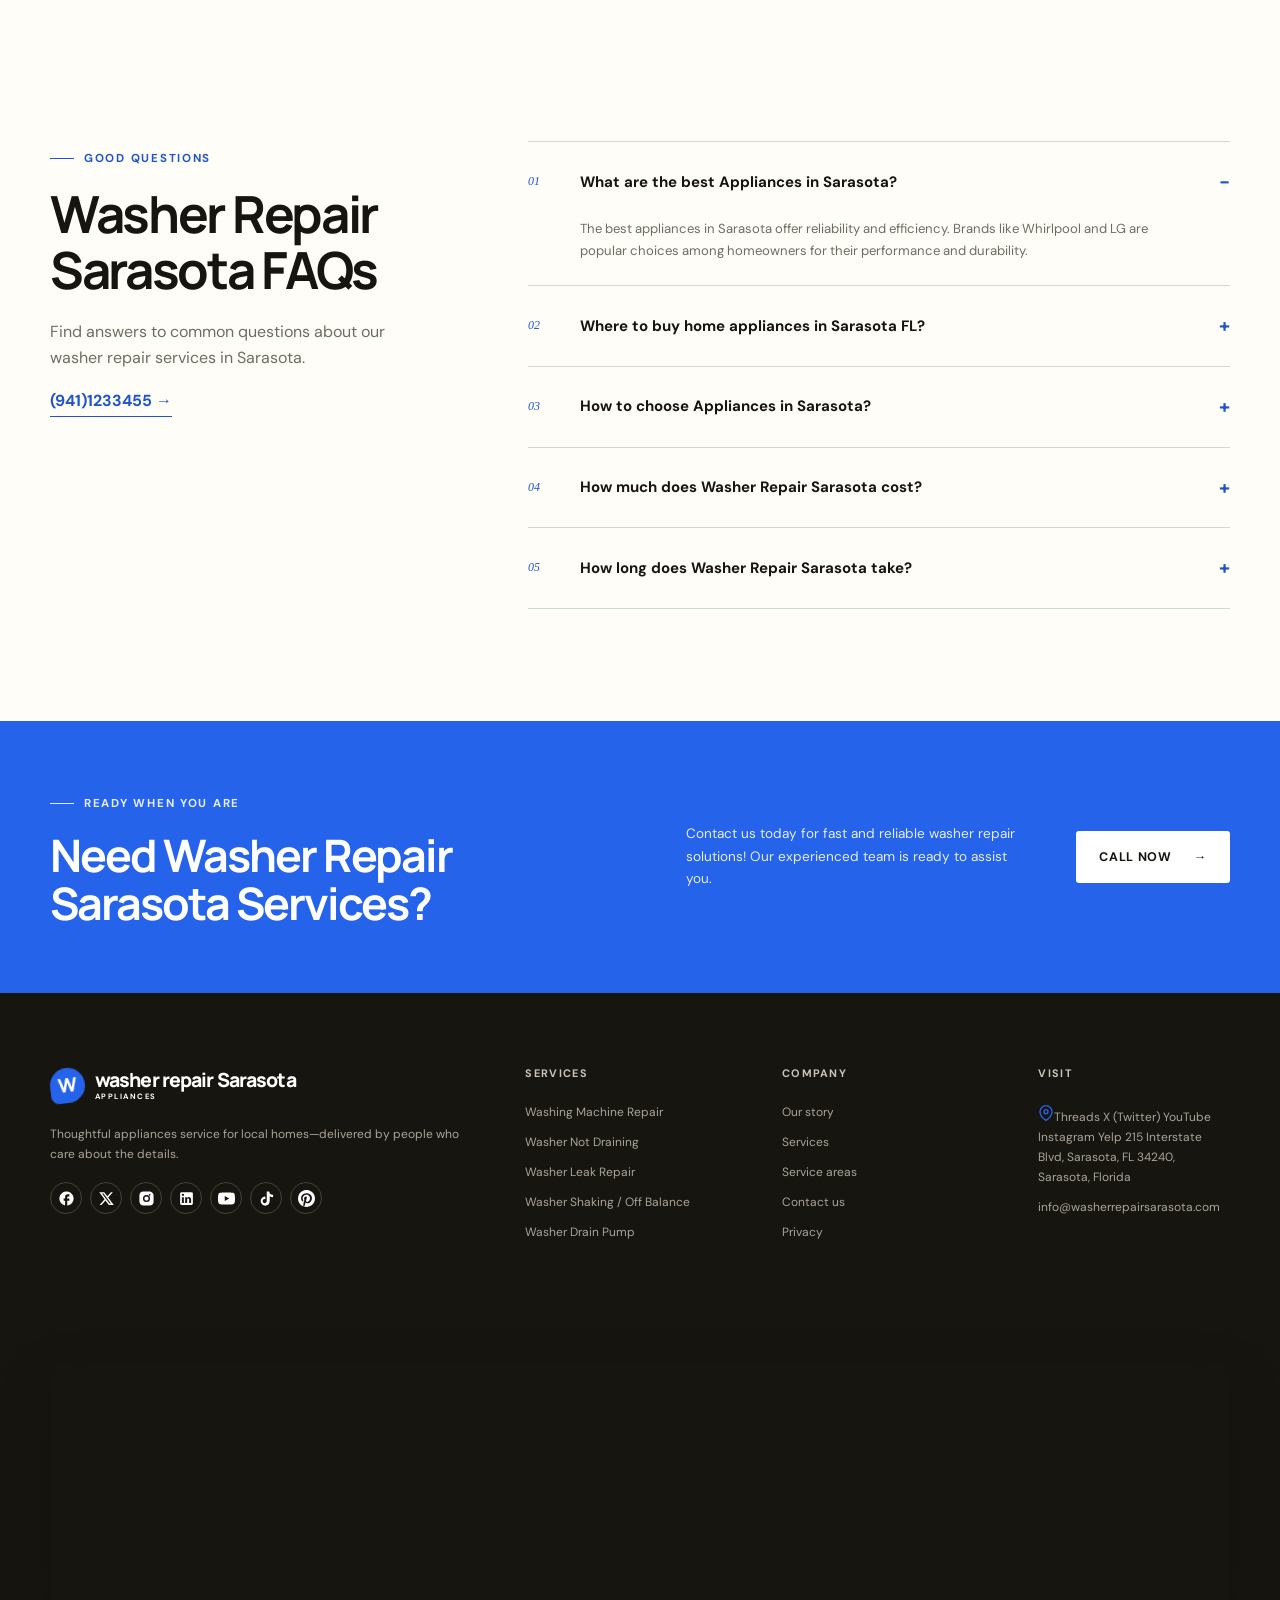
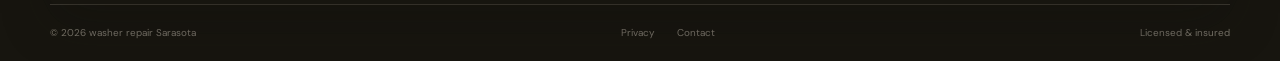
<file: contact.html>
<!doctype html>
<html lang="en" class="scroll-smooth">
  <head>
    <meta charset="UTF-8" />
    <meta name="viewport" content="width=device-width, initial-scale=1.0" />
    <title>Contact Washer Repair Sarasota FL | Washing Machine Repair</title>
    <meta name="description" content="Contact Washer Repair Sarasota for prompt washing machine repair in Sarasota, FL. Reach out for help with leaks, draining, shaking and more.">
    <meta name="author" content="washer repair Sarasota ">
    <meta name="robots" content="index, follow">
    <link rel="canonical" href="https://washerrepair-sarasota.vercel.app/contact">
    
    <meta property="og:type" content="website">
    <meta property="og:title" content="Contact Washer Repair Sarasota FL | Washing Machine Repair">
    <meta property="og:description" content="Contact Washer Repair Sarasota for prompt washing machine repair in Sarasota, FL. Reach out for help with leaks, draining, shaking and more.">
    <meta name="twitter:card" content="summary_large_image">
    <meta name="twitter:title" content="Contact Washer Repair Sarasota FL | Washing Machine Repair">
    <meta name="twitter:description" content="Contact Washer Repair Sarasota for prompt washing machine repair in Sarasota, FL. Reach out for help with leaks, draining, shaking and more.">
    
    <link rel="icon" href="data:image/svg+xml,%3Csvg%20xmlns=%27http://www.w3.org/2000/svg%27%20viewBox=%270%200%2032%2032%27%3E%3Crect%20width=%2732%27%20height=%2732%27%20rx=%277%27%20fill=%27%232563EB%27/%3E%3Ctext%20x=%2716%27%20y=%2723%27%20font-family=%27Arial,sans-serif%27%20font-size=%2719%27%20font-weight=%27700%27%20fill=%27%23ffffff%27%20text-anchor=%27middle%27%3EW%3C/text%3E%3C/svg%3E" />
    <script>window.__RL_LEADS={siteId:"6abde9d0a2c0fee5111ff2b7",apiBase:["https:","","ranklocal.cc"].join("/"),turnstileSiteKey:""};</script>
    <link rel="preload" href="assets/fonts/dm-sans.woff2" as="font" type="font/woff2" crossorigin />
    <link rel="preload" href="assets/fonts/manrope.woff2" as="font" type="font/woff2" crossorigin />
    <link rel="stylesheet" href="assets/global.css" />
  </head>
  <body id="top">
    
<div id="navbar-container">
  <header class="site-header">
    <div class="utility-bar">
      <div class="shell utility-inner">
        <p><span class="status-dot"></span> Licensed, insured</p>
        <div><span><a href="mailto:info@washerrepairsarasota.com" style="color:inherit;text-decoration:none;">info@washerrepairsarasota.com</a></span></div>
      </div>
    </div>
    <nav class="main-nav shell" aria-label="Main navigation">
      <a class="brand" href="/" aria-label="washer repair Sarasota  home">
        <span class="brand-mark">W</span>
        <span>washer repair Sarasota <small>APPLIANCES </small></span>
      </a>
      <button class="nav-toggle" type="button" aria-expanded="false" aria-controls="site-menu">
        <span></span><span></span><span></span><span class="sr-only">Toggle menu</span>
      </button>
      <div class="nav-links" id="site-menu">
        <a href="/">Home</a>
        <span class="nav-dd">
        <a href="services">Services <span class="nav-dd-caret">&#9662;</span></a>
        <div class="nav-dd-panel">
          <!-- RL-AUTO:nav-services START -->
<a href="washing-machine-repair">Washing Machine Repair</a><a href="washer-not-draining">Washer Not Draining</a><a href="washer-leak-repair">Washer Leak Repair</a><a href="washer-shaking-off-balance">Washer Shaking / Off Balance</a><a href="washer-drain-pump">Washer Drain Pump</a>
<!-- RL-AUTO:nav-services END -->
          <a class="nav-dd-all" href="services">All services &rarr;</a>
        </div>
      </span>
        <a href="about">About</a>
        <span class="nav-dd">
        <a href="locations">Areas <span class="nav-dd-caret">&#9662;</span></a>
        <div class="nav-dd-panel">
          <!-- RL-AUTO:nav-locations START --><a href="appliances-laurel-park">Laurel Park</a><a href="appliances-burns-court">Burns Court</a><a href="appliances-gillespie-park">Gillespie Park</a><!-- RL-AUTO:nav-locations END -->
          <a class="nav-dd-all" href="locations">All service areas &rarr;</a>
        </div>
      </span>
        
        <a href="contact">Contact</a>
      </div>
      
    </nav>
  </header>
</div>
    <main>
      
    
<div id="hero-container">
  <section class="location-hero">
    <div class="location-hero-image" style="background-image:url('assets/images/gen/contact-f3493bb3.webp');" aria-hidden="true"></div>
    <div class="location-hero-overlay"></div>
    <div class="shell location-hero-inner">
      <div class="location-hero-copy" data-sal="slide-up" data-sal-duration="650">
        <nav class="breadcrumbs" aria-label="Breadcrumb"><a href="/">Home</a><span>/</span><strong>Contact Us</strong></nav>
        <span class="eyebrow eyebrow-light"><span></span> Contact Us</span>
        <h1>Contact Appliances Sarasota FL</h1>
        <p>Need Washer Repair Sarasota? Reach out to us in Sarasota for prompt service. We answer most calls within 60 seconds during business hours.</p>
      </div>
      
    </div>
  </section>
</div>
    
<div id="trust-strip-container">
  <section class="trust-strip" aria-label="Service guarantees">
    <div class="shell trust-grid">
      <div><span>01</span><p><strong>Upfront options</strong>No work before you approve it</p></div><div><span>02</span><p><strong>Respectful service</strong>Clean floors, clear communication</p></div><div><span>03</span><p><strong>Real guarantees</strong>Repairs backed in writing</p></div><div><span>04</span><p><strong>Local technicians</strong>Licensed local professionals</p></div>
    </div>
  </section>
</div>
    
<div id="contact-container">
  <section class="section contact-section" id="contact">
    <div class="shell contact-layout">
      <div class="contact-copy">
        <span class="eyebrow"><span></span> Request an appointment</span>
        <h2>Send Us a Message</h2>
        <p>Reach out to us for any washer repair needs. We're available to answer your questions and provide assistance during our business hours.</p>
        <div class="contact-details">
          <a href="tel:9411233455"><small>Call anytime</small><strong>(941)1233455</strong></a>
          <a href="mailto:info@washerrepairsarasota.com"><small>Email the office</small><strong>info@washerrepairsarasota.com</strong></a>
          
        </div>
      </div>
      <form class="contact-form" id="contact-form" data-t8-form><input type="text" name="_hp" tabindex="-1" autocomplete="off" class="rl-hp" aria-hidden="true" />
        <label><span>Name</span><input type="text" name="name" placeholder="Your full name" required /></label>
        <label><span>Phone</span><input type="tel" name="phone" placeholder="Best number to reach you" required /></label>
        <label><span>Email</span><input type="email" name="email" placeholder="you@email.com" /></label>
        <label><span>ZIP code</span><input type="text" name="zip" placeholder="00000" required /></label>
        <label class="full-field"><span>Service needed</span><select name="service" required><option value="">Choose a service</option><option>Washing Machine Repair</option><option>Washer Not Draining</option><option>Washer Leak Repair</option><option>Washer Shaking / Off Balance</option><option>Washer Drain Pump</option></select></label>
        <label class="full-field"><span>Anything we should know?</span><textarea name="message" rows="4" placeholder="Describe what you're seeing, hearing or smelling..."></textarea></label>
        <button class="button button-primary" type="submit">Request my appointment <span>&#8594;</span></button>
        <div class="form-success" role="status" aria-live="polite">Request received — our team will be in touch shortly.</div>
      </form>
    </div>
  </section>
</div>
    
<div id="faq-container">
  <section class="section faq-section">
    <div class="shell faq-layout">
      <div class="faq-intro"><span class="eyebrow"><span></span> Good questions</span><h2>Washer Repair Sarasota FAQs</h2><p>Find answers to common questions about our washer repair services in Sarasota.</p><a class="text-link" href="tel:9411233455">(941)1233455 &#8594;</a></div>
      <div class="accordion">
        <article class="open"><button type="button" aria-expanded="true"><span>01</span><strong>What are the best Appliances in Sarasota?</strong><b>&minus;</b></button><div class="accordion-panel"><p>The best appliances in Sarasota offer reliability and efficiency. Brands like Whirlpool and LG are popular choices among homeowners for their performance and durability.</p></div></article><article><button type="button" aria-expanded="false"><span>02</span><strong>Where to buy home appliances in Sarasota FL?</strong><b>+</b></button><div class="accordion-panel"><p>You can buy home appliances in Sarasota, FL, at local retailers like Home Depot and Lowe's, or check out specialized appliance stores for more options.</p></div></article><article><button type="button" aria-expanded="false"><span>03</span><strong>How to choose Appliances in Sarasota?</strong><b>+</b></button><div class="accordion-panel"><p>To choose the right appliances in Sarasota, consider factors like energy efficiency, size, and brand reputation. Reading customer reviews can also help make an informed decision.</p></div></article><article><button type="button" aria-expanded="false"><span>04</span><strong>How much does Washer Repair Sarasota cost?</strong><b>+</b></button><div class="accordion-panel"><p>Washer repair services in Sarasota typically range from $129 to $299, depending on the complexity of the issue and the parts required for the repair.</p></div></article><article><button type="button" aria-expanded="false"><span>05</span><strong>How long does Washer Repair Sarasota take?</strong><b>+</b></button><div class="accordion-panel"><p>Most washer repair jobs in Sarasota can be completed within two to four hours, depending on the nature of the problem and parts availability.</p></div></article>
      </div>
    </div>
  </section>
</div>
    
<div id="cta-container">
  <section class="cta-band">
    <div class="shell cta-inner"><div><span class="eyebrow eyebrow-light"><span></span> Ready when you are</span><h2>Need Washer Repair Sarasota Services?</h2></div><p>Contact us today for fast and reliable washer repair solutions! Our experienced team is ready to assist you.</p><a class="button button-light" href="tel:9411233455">Call Now <span>&#8594;</span></a></div>
  </section>
</div>
    </main>
    
<div id="footer-container">
  <footer class="site-footer">
    <div class="shell footer-main">
      <div class="footer-brand">
        <a class="brand brand-light" href="/"><span class="brand-mark">W</span><span>washer repair Sarasota <small>APPLIANCES </small></span></a>
        <p>Thoughtful appliances  service for local homes—delivered by people who care about the details.</p>
        
        <div class="social-links" data-social-links><a href="#" data-social="facebook" aria-label="Facebook"><svg width="17" height="17" viewBox="0 0 24 24" fill="currentColor"><path d="M22 12c0-5.52-4.48-10-10-10S2 6.48 2 12c0 4.84 3.44 8.87 8 9.8V15H8v-3h2V9.5C10 7.57 11.57 6 13.5 6H16v3h-2c-.55 0-1 .45-1 1v2h3v3h-3v6.95c5.05-.5 9-4.76 9-9.95"/></svg></a><a href="#" data-social="x" aria-label="X (Twitter)"><svg width="17" height="17" viewBox="0 0 24 24" fill="currentColor"><path d="M10.488 14.651L15.25 21h7l-7.858-10.478L20.93 3h-2.65l-5.117 5.886L8.75 3h-7l7.51 10.015L2.32 21h2.65zM16.25 19L5.75 5h2l10.5 14z"/></svg></a><a href="#" data-social="instagram" aria-label="Instagram"><svg width="17" height="17" viewBox="0 0 24 24" fill="currentColor"><path d="M7.8 2h8.4C19.4 2 22 4.6 22 7.8v8.4a5.8 5.8 0 0 1-5.8 5.8H7.8C4.6 22 2 19.4 2 16.2V7.8A5.8 5.8 0 0 1 7.8 2m8.65 3.5a1.25 1.25 0 1 0 0 2.5 1.25 1.25 0 0 0 0-2.5M12 7a5 5 0 1 0 0 10 5 5 0 0 0 0-10m0 2a3 3 0 1 1 0 6 3 3 0 0 1 0-6"/></svg></a><a href="#" data-social="linkedin" aria-label="LinkedIn"><svg width="17" height="17" viewBox="0 0 24 24" fill="currentColor"><path d="M19 3a2 2 0 0 1 2 2v14a2 2 0 0 1-2 2H5a2 2 0 0 1-2-2V5a2 2 0 0 1 2-2zm-.5 15.5v-5.3a3.26 3.26 0 0 0-3.26-3.26c-.85 0-1.84.52-2.32 1.3v-1.11h-2.79v8.37h2.79v-4.93c0-.77.62-1.4 1.39-1.4a1.4 1.4 0 0 1 1.4 1.4v4.93zM6.88 8.56a1.68 1.68 0 1 0 0-3.37 1.69 1.69 0 0 0 0 3.37m1.39 9.94v-8.37H5.5v8.37z"/></svg></a><a href="#" data-social="youtube" aria-label="YouTube"><svg width="17" height="17" viewBox="0 0 24 24" fill="currentColor"><path d="M23.5 6.19a3.02 3.02 0 0 0-2.12-2.14C19.5 3.55 12 3.55 12 3.55s-7.5 0-9.38.5A3.02 3.02 0 0 0 .5 6.19C0 8.07 0 12 0 12s0 3.93.5 5.81a3.02 3.02 0 0 0 2.12 2.14c1.88.5 9.38.5 9.38.5s7.5 0 9.38-.5a3.02 3.02 0 0 0 2.12-2.14C24 15.93 24 12 24 12s0-3.93-.5-5.81M9.55 15.57V8.43L15.82 12z"/></svg></a><a href="#" data-social="tiktok" aria-label="TikTok"><svg width="17" height="17" viewBox="0 0 24 24" fill="currentColor"><path d="M19.59 6.69a4.83 4.83 0 0 1-3.77-4.25V2h-3.45v13.67a2.89 2.89 0 0 1-5.2 1.74 2.89 2.89 0 0 1 2.31-4.64 2.93 2.93 0 0 1 .88.13V9.4a6.84 6.84 0 0 0-1-.05A6.33 6.33 0 0 0 5.7 20.1a6.34 6.34 0 0 0 10.86-4.43v-7a8.16 8.16 0 0 0 4.77 1.52v-3.4a4.85 4.85 0 0 1-1.74-.1z"/></svg></a><a href="#" data-social="pinterest" aria-label="Pinterest"><svg width="17" height="17" viewBox="0 0 24 24" fill="currentColor"><path d="M12 0C5.37 0 0 5.37 0 12c0 5.08 3.16 9.43 7.63 11.17-.11-.95-.2-2.4.04-3.44.22-.94 1.4-5.96 1.4-5.96s-.36-.72-.36-1.78c0-1.67.97-2.91 2.17-2.91 1.02 0 1.52.77 1.52 1.69 0 1.03-.66 2.57-1 4-.28 1.19.6 2.17 1.77 2.17 2.13 0 3.77-2.25 3.77-5.5 0-2.87-2.06-4.88-5.01-4.88-3.41 0-5.42 2.56-5.42 5.21 0 1.03.4 2.14.89 2.74.1.12.11.22.08.34l-.33 1.36c-.05.22-.17.27-.4.16-1.5-.7-2.44-2.89-2.44-4.65 0-3.79 2.75-7.27 7.93-7.27 4.16 0 7.4 2.97 7.4 6.93 0 4.14-2.61 7.47-6.23 7.47-1.22 0-2.36-.63-2.75-1.38l-.75 2.85c-.27 1.04-1 2.35-1.49 3.15C9.57 23.81 10.76 24 12 24c6.63 0 12-5.37 12-12S18.63 0 12 0"/></svg></a></div>
      </div>
      <div>
        <h3>Services</h3>
        <!-- RL-AUTO:footer-services START -->
<a href="washing-machine-repair">Washing Machine Repair</a><a href="washer-not-draining">Washer Not Draining</a><a href="washer-leak-repair">Washer Leak Repair</a><a href="washer-shaking-off-balance">Washer Shaking / Off Balance</a><a href="washer-drain-pump">Washer Drain Pump</a>
<!-- RL-AUTO:footer-services END -->
      </div>
      <div>
        <h3>Company</h3>
        <a href="about">Our story</a>
        <a href="services">Services</a>
        <a href="locations">Service areas</a>
        <a href="contact">Contact us</a>
        <a href="privacy-policy">Privacy</a>
      </div>
      <div>
        <h3>Visit</h3>
        <a class="footer-address" href="https://maps.google.com/?q=Threads%20X%20(Twitter)%20YouTube%20Instagram%20Yelp%20215%20Interstate%20Blvd%2C%20Sarasota%2C%20FL%2034240%2C%20Sarasota%2C%20Florida" target="_blank" rel="noopener"><svg width="16" height="16" viewBox="0 0 24 24" fill="none" stroke="currentColor" stroke-width="2" stroke-linecap="round" stroke-linejoin="round"><path d="M21 10c0 7-9 13-9 13s-9-6-9-13a9 9 0 0118 0z"/><circle cx="12" cy="10" r="3"/></svg><span>Threads X (Twitter) YouTube Instagram Yelp 215 Interstate Blvd, Sarasota, FL 34240, Sarasota, Florida</span></a>
        
        <p><a href="mailto:info@washerrepairsarasota.com" style="color:inherit;">info@washerrepairsarasota.com</a></p>
        
      </div>
    </div>
    <div class="shell footer-map-wrap">
      <iframe class="footer-map" title="washer repair Sarasota  on Google Maps" src="https://maps.google.com/maps?q=Threads%20X%20(Twitter)%20YouTube%20Instagram%20Yelp%20215%20Interstate%20Blvd%2C%20Sarasota%2C%20FL%2034240%2C%20Sarasota%2C%20Florida&t=&z=14&ie=UTF8&iwloc=B&output=embed" width="100%" height="240" loading="lazy" referrerpolicy="no-referrer-when-downgrade" style="border:0;"></iframe>
    </div>
    <div class="shell footer-bottom">
      <span>&copy; 2026 washer repair Sarasota </span>
      <div><a href="privacy-policy">Privacy</a><a href="contact">Contact</a></div>
      <span>Licensed &amp; insured</span>
    </div>
  </footer>
</div>
    
<div id="sticky-call-button-container">
  <a class="sticky-call" href="tel:9411233455"><span>&#8599;</span><div><small>Emergency?</small><strong>Call now</strong></div></a>
</div>
    <script src="assets/js/main.js"></script>
  </body>
</html>
</file>
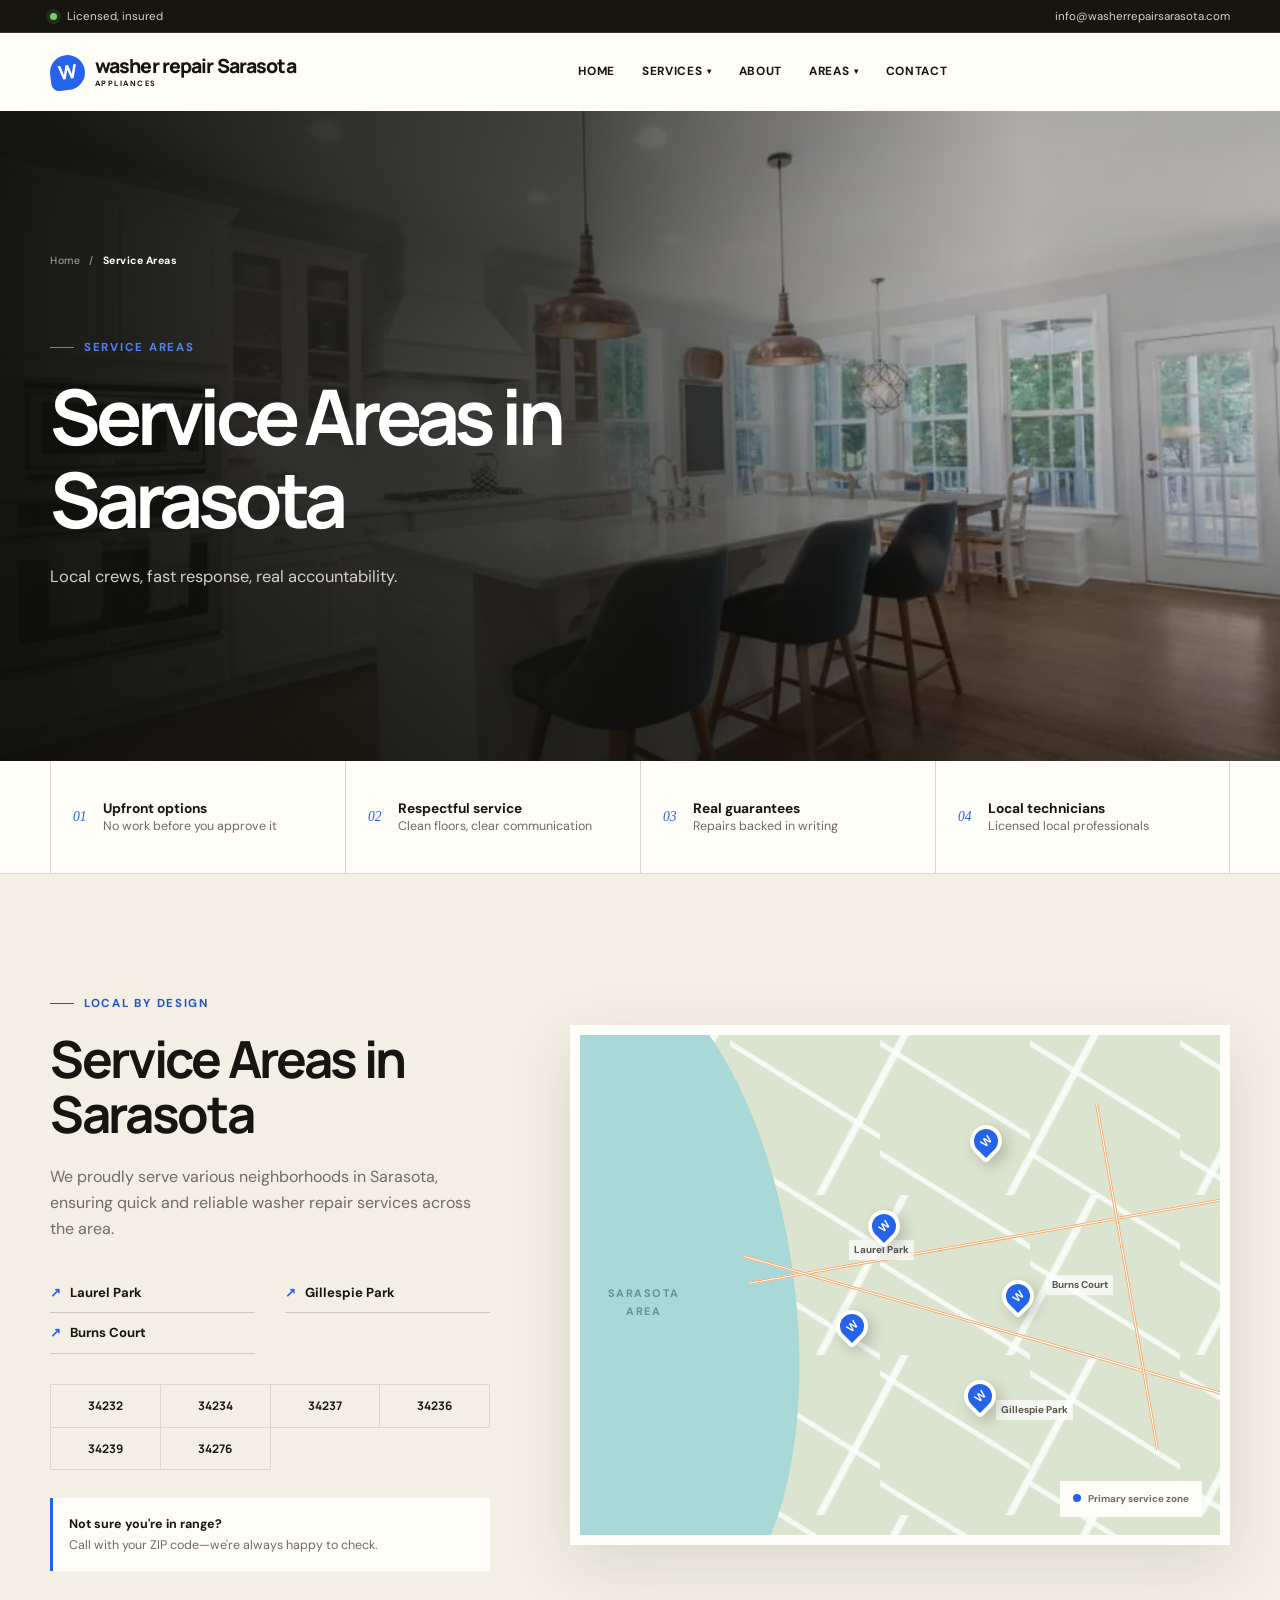
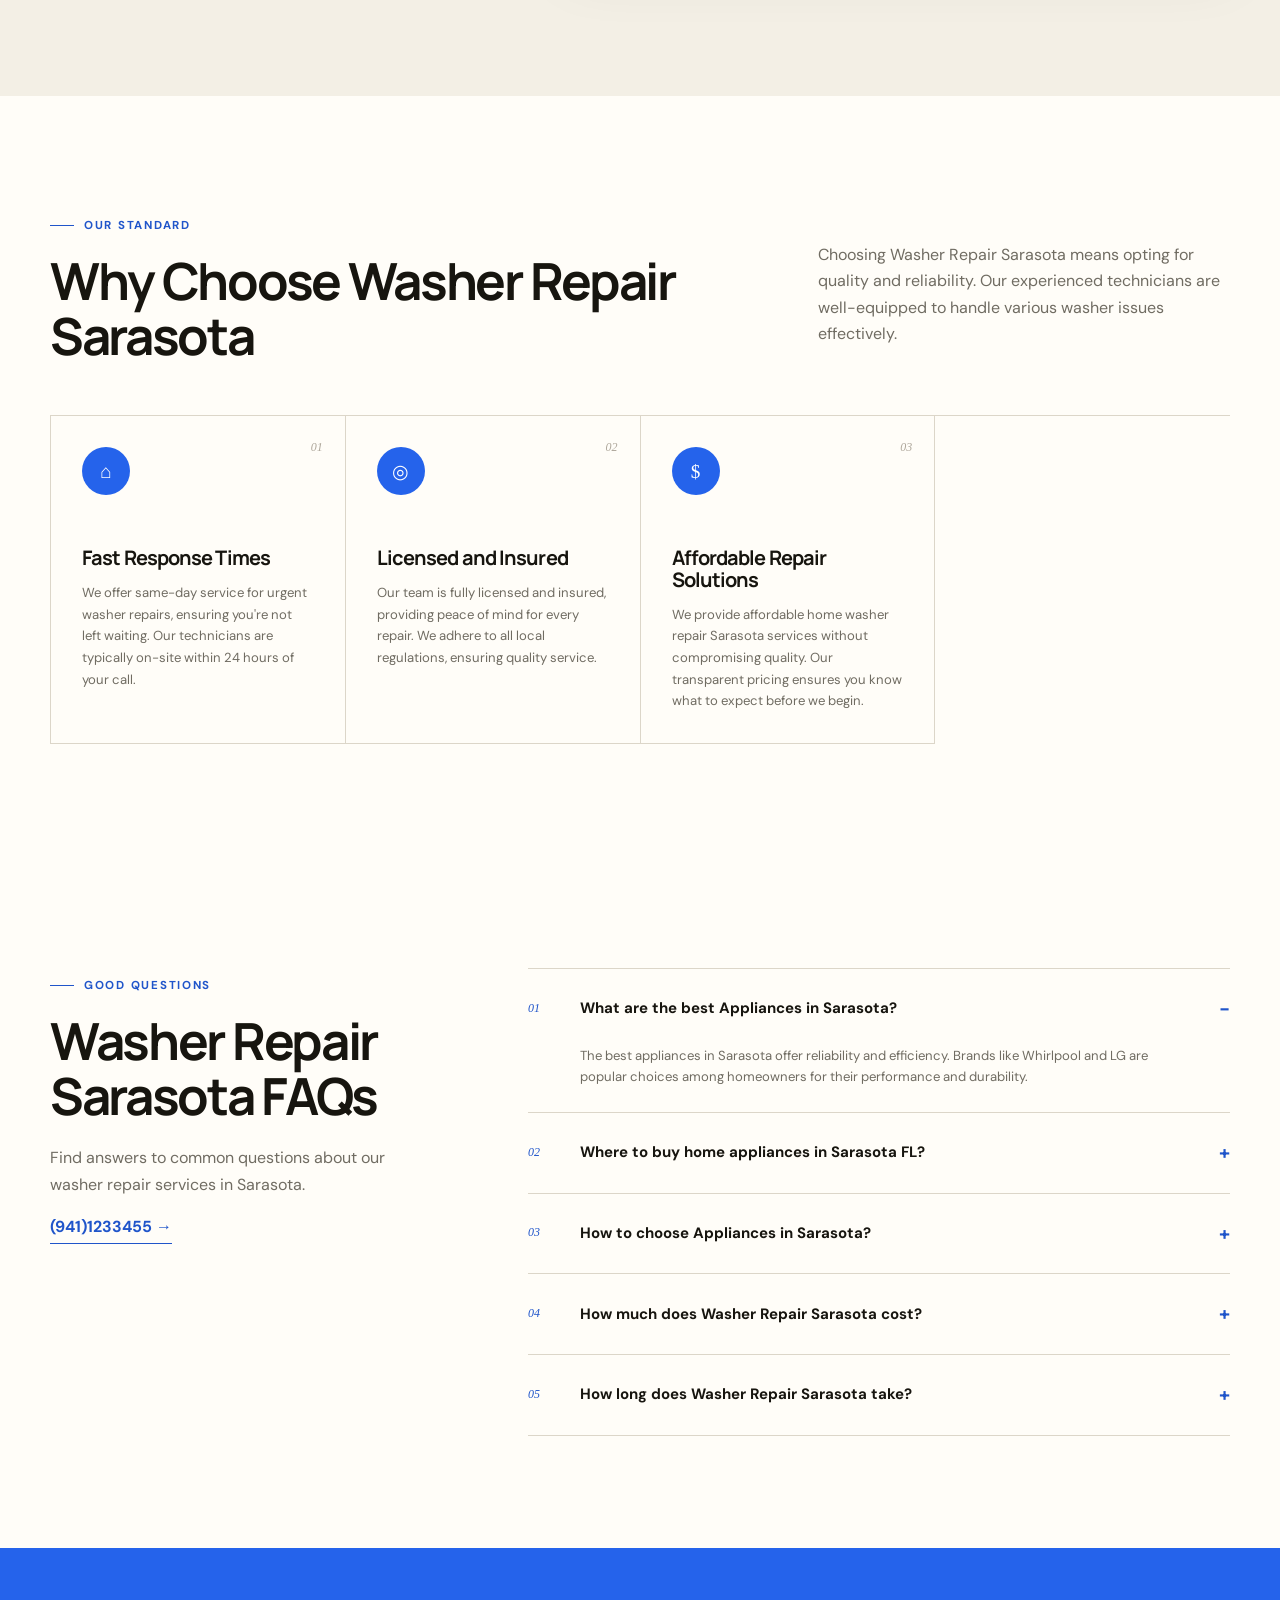
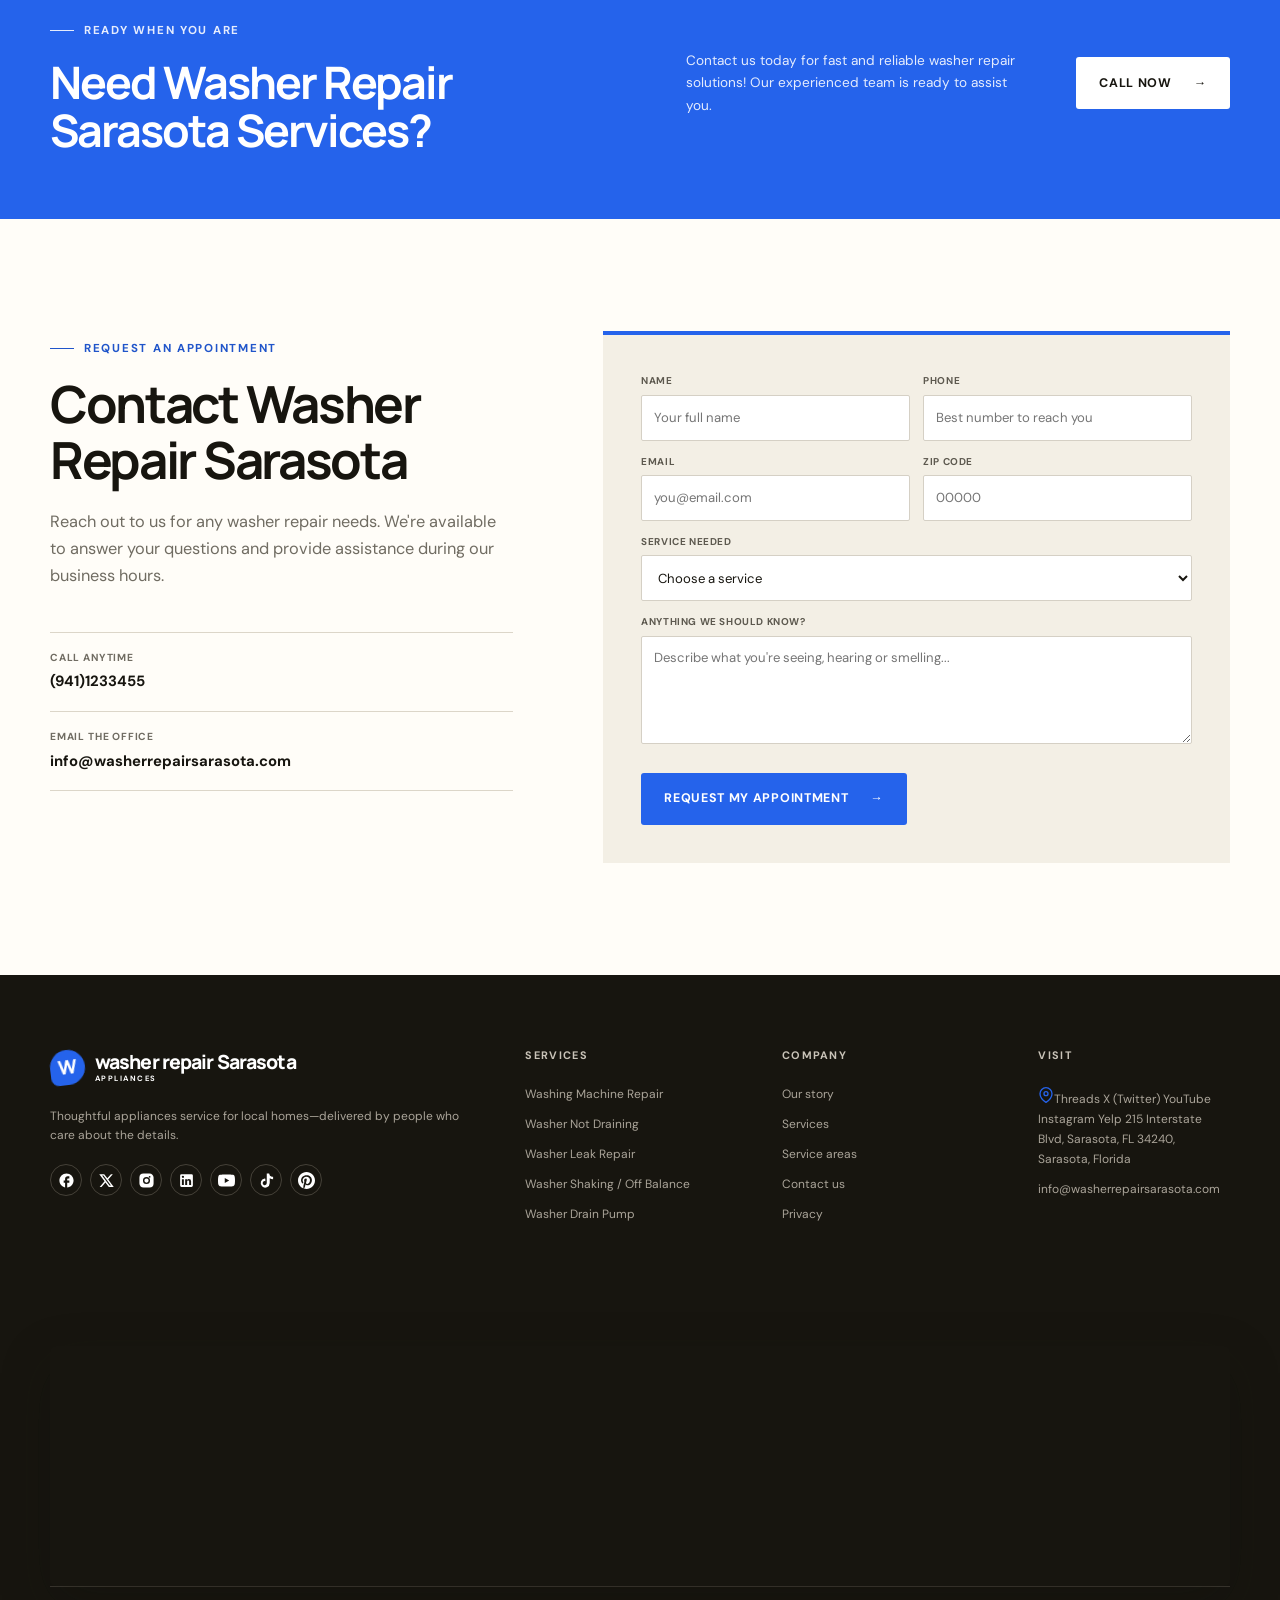
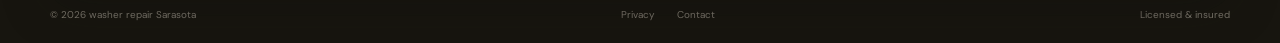
<file: locations.html>
<!doctype html>
<html lang="en" class="scroll-smooth">
  <head>
    <meta charset="UTF-8" />
    <meta name="viewport" content="width=device-width, initial-scale=1.0" />
    <title>Washer Repair Service Areas Sarasota FL | Neighborhoods Served</title>
    <meta name="description" content="Washer repair across Sarasota, FL — serving Burns Court, Gillespie Park, Laurel Park and nearby neighborhoods. Find fast, reliable service near you.">
    <meta name="author" content="washer repair Sarasota ">
    <meta name="robots" content="index, follow">
    <link rel="canonical" href="https://washerrepair-sarasota.vercel.app/locations">
    
    <meta property="og:type" content="website">
    <meta property="og:title" content="Washer Repair Service Areas Sarasota FL | Neighborhoods Served">
    <meta property="og:description" content="Washer repair across Sarasota, FL — serving Burns Court, Gillespie Park, Laurel Park and nearby neighborhoods. Find fast, reliable service near you.">
    <meta name="twitter:card" content="summary_large_image">
    <meta name="twitter:title" content="Washer Repair Service Areas Sarasota FL | Neighborhoods Served">
    <meta name="twitter:description" content="Washer repair across Sarasota, FL — serving Burns Court, Gillespie Park, Laurel Park and nearby neighborhoods. Find fast, reliable service near you.">
    
    <link rel="icon" href="data:image/svg+xml,%3Csvg%20xmlns=%27http://www.w3.org/2000/svg%27%20viewBox=%270%200%2032%2032%27%3E%3Crect%20width=%2732%27%20height=%2732%27%20rx=%277%27%20fill=%27%232563EB%27/%3E%3Ctext%20x=%2716%27%20y=%2723%27%20font-family=%27Arial,sans-serif%27%20font-size=%2719%27%20font-weight=%27700%27%20fill=%27%23ffffff%27%20text-anchor=%27middle%27%3EW%3C/text%3E%3C/svg%3E" />
    <script>window.__RL_LEADS={siteId:"6abde9d0a2c0fee5111ff2b7",apiBase:["https:","","ranklocal.cc"].join("/"),turnstileSiteKey:""};</script>
    <link rel="preload" href="assets/fonts/dm-sans.woff2" as="font" type="font/woff2" crossorigin />
    <link rel="preload" href="assets/fonts/manrope.woff2" as="font" type="font/woff2" crossorigin />
    <link rel="stylesheet" href="assets/global.css" />
  </head>
  <body id="top">
    
<div id="navbar-container">
  <header class="site-header">
    <div class="utility-bar">
      <div class="shell utility-inner">
        <p><span class="status-dot"></span> Licensed, insured</p>
        <div><span><a href="mailto:info@washerrepairsarasota.com" style="color:inherit;text-decoration:none;">info@washerrepairsarasota.com</a></span></div>
      </div>
    </div>
    <nav class="main-nav shell" aria-label="Main navigation">
      <a class="brand" href="/" aria-label="washer repair Sarasota  home">
        <span class="brand-mark">W</span>
        <span>washer repair Sarasota <small>APPLIANCES </small></span>
      </a>
      <button class="nav-toggle" type="button" aria-expanded="false" aria-controls="site-menu">
        <span></span><span></span><span></span><span class="sr-only">Toggle menu</span>
      </button>
      <div class="nav-links" id="site-menu">
        <a href="/">Home</a>
        <span class="nav-dd">
        <a href="services">Services <span class="nav-dd-caret">&#9662;</span></a>
        <div class="nav-dd-panel">
          <!-- RL-AUTO:nav-services START -->
<a href="washing-machine-repair">Washing Machine Repair</a><a href="washer-not-draining">Washer Not Draining</a><a href="washer-leak-repair">Washer Leak Repair</a><a href="washer-shaking-off-balance">Washer Shaking / Off Balance</a><a href="washer-drain-pump">Washer Drain Pump</a>
<!-- RL-AUTO:nav-services END -->
          <a class="nav-dd-all" href="services">All services &rarr;</a>
        </div>
      </span>
        <a href="about">About</a>
        <span class="nav-dd">
        <a href="locations">Areas <span class="nav-dd-caret">&#9662;</span></a>
        <div class="nav-dd-panel">
          <!-- RL-AUTO:nav-locations START --><a href="appliances-laurel-park">Laurel Park</a><a href="appliances-burns-court">Burns Court</a><a href="appliances-gillespie-park">Gillespie Park</a><!-- RL-AUTO:nav-locations END -->
          <a class="nav-dd-all" href="locations">All service areas &rarr;</a>
        </div>
      </span>
        
        <a href="contact">Contact</a>
      </div>
      
    </nav>
  </header>
</div>
    <main>
      
    
<div id="hero-container">
  <section class="location-hero">
    <div class="location-hero-image" style="background-image:url('assets/images/gen/locations-34de2dd5.webp');" aria-hidden="true"></div>
    <div class="location-hero-overlay"></div>
    <div class="shell location-hero-inner">
      <div class="location-hero-copy" data-sal="slide-up" data-sal-duration="650">
        <nav class="breadcrumbs" aria-label="Breadcrumb"><a href="/">Home</a><span>/</span><strong>Service Areas</strong></nav>
        <span class="eyebrow eyebrow-light"><span></span> Service Areas</span>
        <h1>Service Areas in Sarasota</h1>
        <p>Local crews, fast response, real accountability.</p>
      </div>
      
    </div>
  </section>
</div>
    
<div id="trust-strip-container">
  <section class="trust-strip" aria-label="Service guarantees">
    <div class="shell trust-grid">
      <div><span>01</span><p><strong>Upfront options</strong>No work before you approve it</p></div><div><span>02</span><p><strong>Respectful service</strong>Clean floors, clear communication</p></div><div><span>03</span><p><strong>Real guarantees</strong>Repairs backed in writing</p></div><div><span>04</span><p><strong>Local technicians</strong>Licensed local professionals</p></div>
    </div>
  </section>
</div>
    <!-- RL-AUTO:locations-section START -->

<div id="service-area-container">
  <section class="section area-section" id="service-area">
    <div class="shell area-layout">
      <div class="area-copy">
        <span class="eyebrow"><span></span> Local by design</span>
        <h2>Service Areas in Sarasota</h2>
        <p>We proudly serve various neighborhoods in Sarasota, ensuring quick and reliable washer repair services across the area.</p>
        <div class="area-columns"><ul><li><a href="appliances-laurel-park">Laurel Park</a></li><li><a href="appliances-burns-court">Burns Court</a></li></ul><ul><li><a href="appliances-gillespie-park">Gillespie Park</a></li></ul></div>
        <div class="zip-grid" style="margin-top:1.5rem;"><span>34232</span><span>34234</span><span>34237</span><span>34236</span><span>34239</span><span>34276</span></div>
        <p class="zip-check"><strong>Not sure you're in range?</strong> Call with your ZIP code—we're always happy to check.</p>
      </div>
      <div class="service-map" aria-label="Illustrated service area map">
        <div class="map-water"><span>SARASOTA<br />AREA</span></div>
        <div class="road road-one"></div><div class="road road-two"></div><div class="road road-three"></div>
        <span class="map-label label-slot-1">Laurel Park</span><span class="map-label label-slot-2">Burns Court</span><span class="map-label label-slot-3">Gillespie Park</span>
        <span class="map-pin pin-one">W</span><span class="map-pin pin-two">W</span><span class="map-pin pin-three">W</span><span class="map-pin pin-four">W</span><span class="map-pin pin-five">W</span>
        <div class="map-legend"><span></span> Primary service zone</div>
      </div>
    </div>
  </section>
</div>
<!-- RL-AUTO:locations-section END -->
    
<div id="why-choose-us-container">
  <section class="section why-section">
    <div class="shell">
      <div class="section-heading heading-split">
        <div><span class="eyebrow"><span></span> Our standard</span><h2>Why Choose Washer Repair Sarasota</h2></div>
        <p>Choosing Washer Repair Sarasota means opting for quality and reliability. Our experienced technicians are well-equipped to handle various washer issues effectively.</p>
      </div>
      <div class="benefit-grid">
        <article data-sal="slide-up" data-sal-delay="50"><span class="benefit-number">01</span><div class="mini-icon">&#8962;</div><h3>Fast Response Times</h3><p>We offer same-day service for urgent washer repairs, ensuring you're not left waiting. Our technicians are typically on-site within 24 hours of your call.</p></article><article data-sal="slide-up" data-sal-delay="100"><span class="benefit-number">02</span><div class="mini-icon">&#9678;</div><h3>Licensed and Insured</h3><p>Our team is fully licensed and insured, providing peace of mind for every repair. We adhere to all local regulations, ensuring quality service.</p></article><article data-sal="slide-up" data-sal-delay="150"><span class="benefit-number">03</span><div class="mini-icon">$</div><h3>Affordable Repair Solutions</h3><p>We provide affordable home washer repair Sarasota services without compromising quality. Our transparent pricing ensures you know what to expect before we begin.</p></article>
      </div>
    </div>
  </section>
</div>
    
<div id="faq-container">
  <section class="section faq-section">
    <div class="shell faq-layout">
      <div class="faq-intro"><span class="eyebrow"><span></span> Good questions</span><h2>Washer Repair Sarasota FAQs</h2><p>Find answers to common questions about our washer repair services in Sarasota.</p><a class="text-link" href="tel:9411233455">(941)1233455 &#8594;</a></div>
      <div class="accordion">
        <article class="open"><button type="button" aria-expanded="true"><span>01</span><strong>What are the best Appliances in Sarasota?</strong><b>&minus;</b></button><div class="accordion-panel"><p>The best appliances in Sarasota offer reliability and efficiency. Brands like Whirlpool and LG are popular choices among homeowners for their performance and durability.</p></div></article><article><button type="button" aria-expanded="false"><span>02</span><strong>Where to buy home appliances in Sarasota FL?</strong><b>+</b></button><div class="accordion-panel"><p>You can buy home appliances in Sarasota, FL, at local retailers like Home Depot and Lowe's, or check out specialized appliance stores for more options.</p></div></article><article><button type="button" aria-expanded="false"><span>03</span><strong>How to choose Appliances in Sarasota?</strong><b>+</b></button><div class="accordion-panel"><p>To choose the right appliances in Sarasota, consider factors like energy efficiency, size, and brand reputation. Reading customer reviews can also help make an informed decision.</p></div></article><article><button type="button" aria-expanded="false"><span>04</span><strong>How much does Washer Repair Sarasota cost?</strong><b>+</b></button><div class="accordion-panel"><p>Washer repair services in Sarasota typically range from $129 to $299, depending on the complexity of the issue and the parts required for the repair.</p></div></article><article><button type="button" aria-expanded="false"><span>05</span><strong>How long does Washer Repair Sarasota take?</strong><b>+</b></button><div class="accordion-panel"><p>Most washer repair jobs in Sarasota can be completed within two to four hours, depending on the nature of the problem and parts availability.</p></div></article>
      </div>
    </div>
  </section>
</div>
    
<div id="cta-container">
  <section class="cta-band">
    <div class="shell cta-inner"><div><span class="eyebrow eyebrow-light"><span></span> Ready when you are</span><h2>Need Washer Repair Sarasota Services?</h2></div><p>Contact us today for fast and reliable washer repair solutions! Our experienced team is ready to assist you.</p><a class="button button-light" href="tel:9411233455">Call Now <span>&#8594;</span></a></div>
  </section>
</div>
    
<div id="contact-container">
  <section class="section contact-section" id="contact">
    <div class="shell contact-layout">
      <div class="contact-copy">
        <span class="eyebrow"><span></span> Request an appointment</span>
        <h2>Contact Washer Repair Sarasota</h2>
        <p>Reach out to us for any washer repair needs. We're available to answer your questions and provide assistance during our business hours.</p>
        <div class="contact-details">
          <a href="tel:9411233455"><small>Call anytime</small><strong>(941)1233455</strong></a>
          <a href="mailto:info@washerrepairsarasota.com"><small>Email the office</small><strong>info@washerrepairsarasota.com</strong></a>
          
        </div>
      </div>
      <form class="contact-form" id="contact-form" data-t8-form><input type="text" name="_hp" tabindex="-1" autocomplete="off" class="rl-hp" aria-hidden="true" />
        <label><span>Name</span><input type="text" name="name" placeholder="Your full name" required /></label>
        <label><span>Phone</span><input type="tel" name="phone" placeholder="Best number to reach you" required /></label>
        <label><span>Email</span><input type="email" name="email" placeholder="you@email.com" /></label>
        <label><span>ZIP code</span><input type="text" name="zip" placeholder="00000" required /></label>
        <label class="full-field"><span>Service needed</span><select name="service" required><option value="">Choose a service</option><option>Washing Machine Repair</option><option>Washer Not Draining</option><option>Washer Leak Repair</option><option>Washer Shaking / Off Balance</option><option>Washer Drain Pump</option></select></label>
        <label class="full-field"><span>Anything we should know?</span><textarea name="message" rows="4" placeholder="Describe what you're seeing, hearing or smelling..."></textarea></label>
        <button class="button button-primary" type="submit">Request my appointment <span>&#8594;</span></button>
        <div class="form-success" role="status" aria-live="polite">Request received — our team will be in touch shortly.</div>
      </form>
    </div>
  </section>
</div>
    </main>
    
<div id="footer-container">
  <footer class="site-footer">
    <div class="shell footer-main">
      <div class="footer-brand">
        <a class="brand brand-light" href="/"><span class="brand-mark">W</span><span>washer repair Sarasota <small>APPLIANCES </small></span></a>
        <p>Thoughtful appliances  service for local homes—delivered by people who care about the details.</p>
        
        <div class="social-links" data-social-links><a href="#" data-social="facebook" aria-label="Facebook"><svg width="17" height="17" viewBox="0 0 24 24" fill="currentColor"><path d="M22 12c0-5.52-4.48-10-10-10S2 6.48 2 12c0 4.84 3.44 8.87 8 9.8V15H8v-3h2V9.5C10 7.57 11.57 6 13.5 6H16v3h-2c-.55 0-1 .45-1 1v2h3v3h-3v6.95c5.05-.5 9-4.76 9-9.95"/></svg></a><a href="#" data-social="x" aria-label="X (Twitter)"><svg width="17" height="17" viewBox="0 0 24 24" fill="currentColor"><path d="M10.488 14.651L15.25 21h7l-7.858-10.478L20.93 3h-2.65l-5.117 5.886L8.75 3h-7l7.51 10.015L2.32 21h2.65zM16.25 19L5.75 5h2l10.5 14z"/></svg></a><a href="#" data-social="instagram" aria-label="Instagram"><svg width="17" height="17" viewBox="0 0 24 24" fill="currentColor"><path d="M7.8 2h8.4C19.4 2 22 4.6 22 7.8v8.4a5.8 5.8 0 0 1-5.8 5.8H7.8C4.6 22 2 19.4 2 16.2V7.8A5.8 5.8 0 0 1 7.8 2m8.65 3.5a1.25 1.25 0 1 0 0 2.5 1.25 1.25 0 0 0 0-2.5M12 7a5 5 0 1 0 0 10 5 5 0 0 0 0-10m0 2a3 3 0 1 1 0 6 3 3 0 0 1 0-6"/></svg></a><a href="#" data-social="linkedin" aria-label="LinkedIn"><svg width="17" height="17" viewBox="0 0 24 24" fill="currentColor"><path d="M19 3a2 2 0 0 1 2 2v14a2 2 0 0 1-2 2H5a2 2 0 0 1-2-2V5a2 2 0 0 1 2-2zm-.5 15.5v-5.3a3.26 3.26 0 0 0-3.26-3.26c-.85 0-1.84.52-2.32 1.3v-1.11h-2.79v8.37h2.79v-4.93c0-.77.62-1.4 1.39-1.4a1.4 1.4 0 0 1 1.4 1.4v4.93zM6.88 8.56a1.68 1.68 0 1 0 0-3.37 1.69 1.69 0 0 0 0 3.37m1.39 9.94v-8.37H5.5v8.37z"/></svg></a><a href="#" data-social="youtube" aria-label="YouTube"><svg width="17" height="17" viewBox="0 0 24 24" fill="currentColor"><path d="M23.5 6.19a3.02 3.02 0 0 0-2.12-2.14C19.5 3.55 12 3.55 12 3.55s-7.5 0-9.38.5A3.02 3.02 0 0 0 .5 6.19C0 8.07 0 12 0 12s0 3.93.5 5.81a3.02 3.02 0 0 0 2.12 2.14c1.88.5 9.38.5 9.38.5s7.5 0 9.38-.5a3.02 3.02 0 0 0 2.12-2.14C24 15.93 24 12 24 12s0-3.93-.5-5.81M9.55 15.57V8.43L15.82 12z"/></svg></a><a href="#" data-social="tiktok" aria-label="TikTok"><svg width="17" height="17" viewBox="0 0 24 24" fill="currentColor"><path d="M19.59 6.69a4.83 4.83 0 0 1-3.77-4.25V2h-3.45v13.67a2.89 2.89 0 0 1-5.2 1.74 2.89 2.89 0 0 1 2.31-4.64 2.93 2.93 0 0 1 .88.13V9.4a6.84 6.84 0 0 0-1-.05A6.33 6.33 0 0 0 5.7 20.1a6.34 6.34 0 0 0 10.86-4.43v-7a8.16 8.16 0 0 0 4.77 1.52v-3.4a4.85 4.85 0 0 1-1.74-.1z"/></svg></a><a href="#" data-social="pinterest" aria-label="Pinterest"><svg width="17" height="17" viewBox="0 0 24 24" fill="currentColor"><path d="M12 0C5.37 0 0 5.37 0 12c0 5.08 3.16 9.43 7.63 11.17-.11-.95-.2-2.4.04-3.44.22-.94 1.4-5.96 1.4-5.96s-.36-.72-.36-1.78c0-1.67.97-2.91 2.17-2.91 1.02 0 1.52.77 1.52 1.69 0 1.03-.66 2.57-1 4-.28 1.19.6 2.17 1.77 2.17 2.13 0 3.77-2.25 3.77-5.5 0-2.87-2.06-4.88-5.01-4.88-3.41 0-5.42 2.56-5.42 5.21 0 1.03.4 2.14.89 2.74.1.12.11.22.08.34l-.33 1.36c-.05.22-.17.27-.4.16-1.5-.7-2.44-2.89-2.44-4.65 0-3.79 2.75-7.27 7.93-7.27 4.16 0 7.4 2.97 7.4 6.93 0 4.14-2.61 7.47-6.23 7.47-1.22 0-2.36-.63-2.75-1.38l-.75 2.85c-.27 1.04-1 2.35-1.49 3.15C9.57 23.81 10.76 24 12 24c6.63 0 12-5.37 12-12S18.63 0 12 0"/></svg></a></div>
      </div>
      <div>
        <h3>Services</h3>
        <!-- RL-AUTO:footer-services START -->
<a href="washing-machine-repair">Washing Machine Repair</a><a href="washer-not-draining">Washer Not Draining</a><a href="washer-leak-repair">Washer Leak Repair</a><a href="washer-shaking-off-balance">Washer Shaking / Off Balance</a><a href="washer-drain-pump">Washer Drain Pump</a>
<!-- RL-AUTO:footer-services END -->
      </div>
      <div>
        <h3>Company</h3>
        <a href="about">Our story</a>
        <a href="services">Services</a>
        <a href="locations">Service areas</a>
        <a href="contact">Contact us</a>
        <a href="privacy-policy">Privacy</a>
      </div>
      <div>
        <h3>Visit</h3>
        <a class="footer-address" href="https://maps.google.com/?q=Threads%20X%20(Twitter)%20YouTube%20Instagram%20Yelp%20215%20Interstate%20Blvd%2C%20Sarasota%2C%20FL%2034240%2C%20Sarasota%2C%20Florida" target="_blank" rel="noopener"><svg width="16" height="16" viewBox="0 0 24 24" fill="none" stroke="currentColor" stroke-width="2" stroke-linecap="round" stroke-linejoin="round"><path d="M21 10c0 7-9 13-9 13s-9-6-9-13a9 9 0 0118 0z"/><circle cx="12" cy="10" r="3"/></svg><span>Threads X (Twitter) YouTube Instagram Yelp 215 Interstate Blvd, Sarasota, FL 34240, Sarasota, Florida</span></a>
        
        <p><a href="mailto:info@washerrepairsarasota.com" style="color:inherit;">info@washerrepairsarasota.com</a></p>
        
      </div>
    </div>
    <div class="shell footer-map-wrap">
      <iframe class="footer-map" title="washer repair Sarasota  on Google Maps" src="https://maps.google.com/maps?q=Threads%20X%20(Twitter)%20YouTube%20Instagram%20Yelp%20215%20Interstate%20Blvd%2C%20Sarasota%2C%20FL%2034240%2C%20Sarasota%2C%20Florida&t=&z=14&ie=UTF8&iwloc=B&output=embed" width="100%" height="240" loading="lazy" referrerpolicy="no-referrer-when-downgrade" style="border:0;"></iframe>
    </div>
    <div class="shell footer-bottom">
      <span>&copy; 2026 washer repair Sarasota </span>
      <div><a href="privacy-policy">Privacy</a><a href="contact">Contact</a></div>
      <span>Licensed &amp; insured</span>
    </div>
  </footer>
</div>
    
<div id="sticky-call-button-container">
  <a class="sticky-call" href="tel:9411233455"><span>&#8599;</span><div><small>Emergency?</small><strong>Call now</strong></div></a>
</div>
    <script src="assets/js/main.js"></script>
  </body>
</html>
</file>
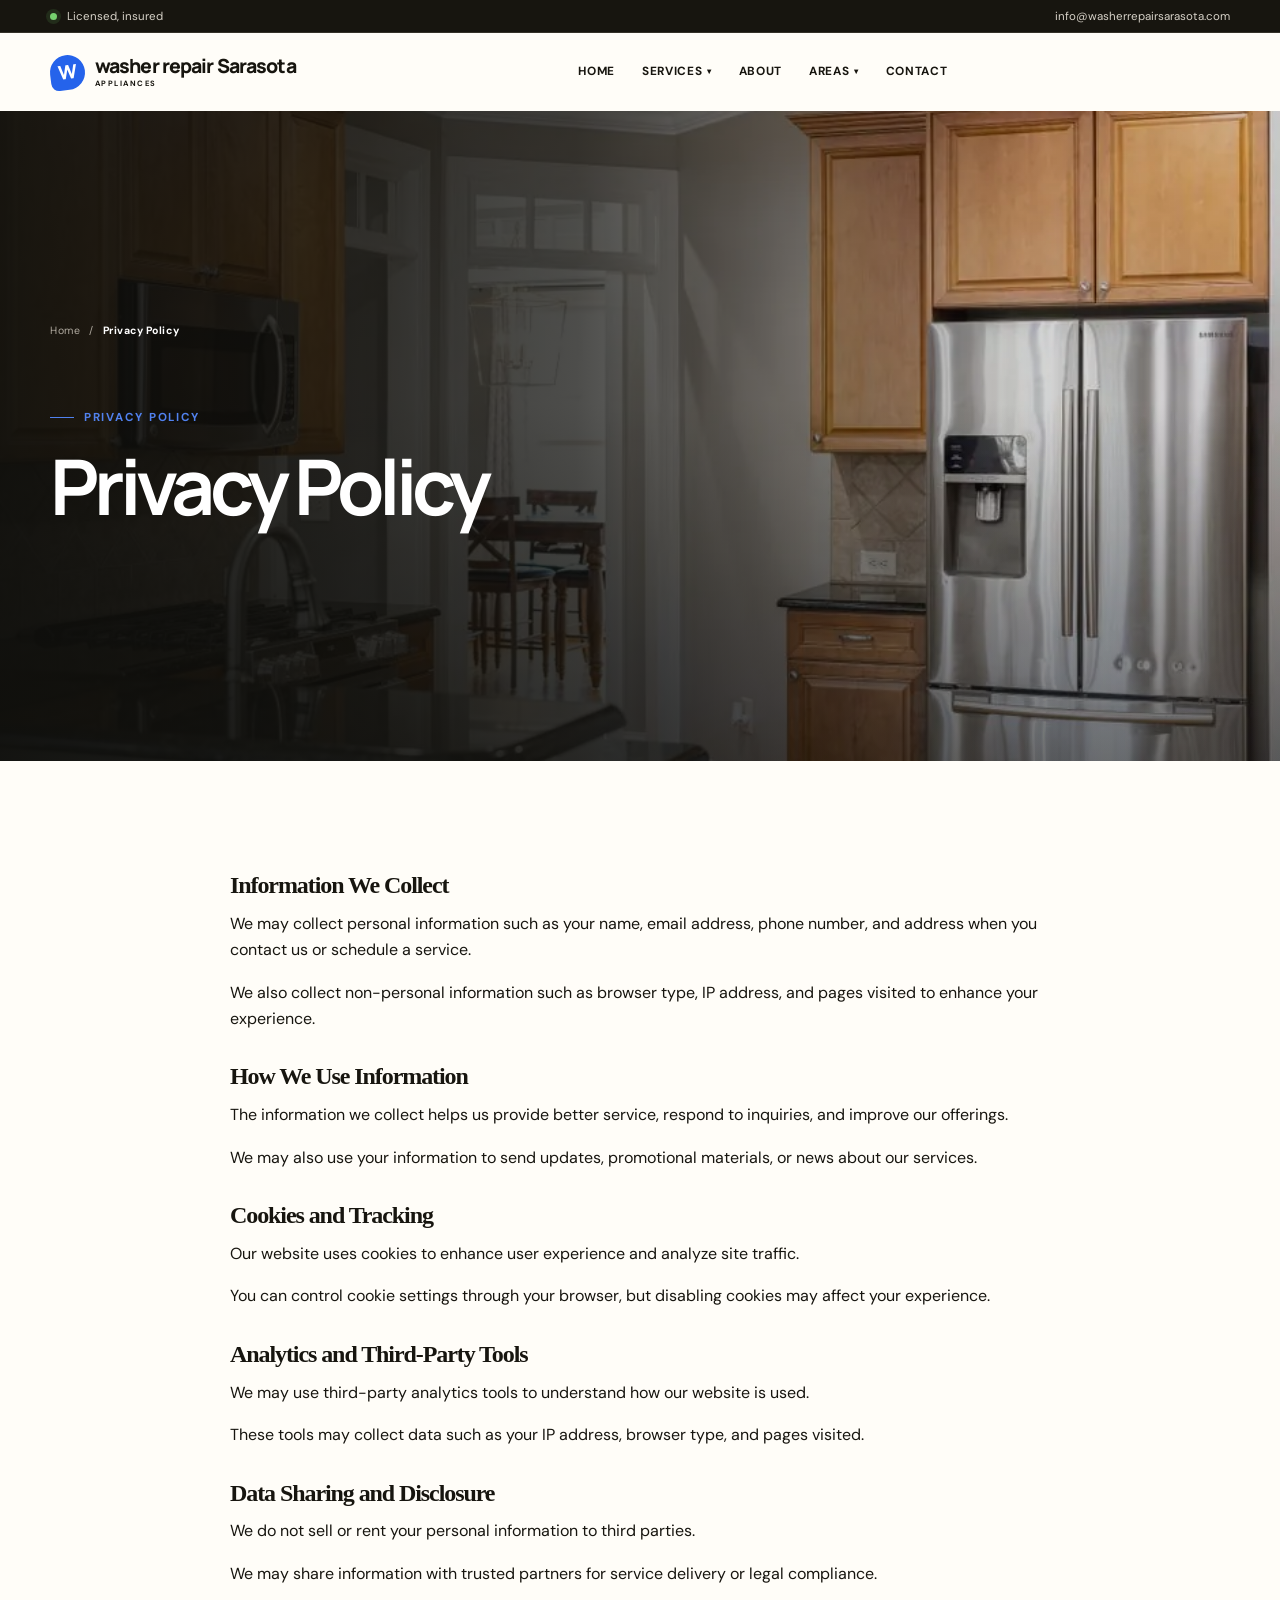
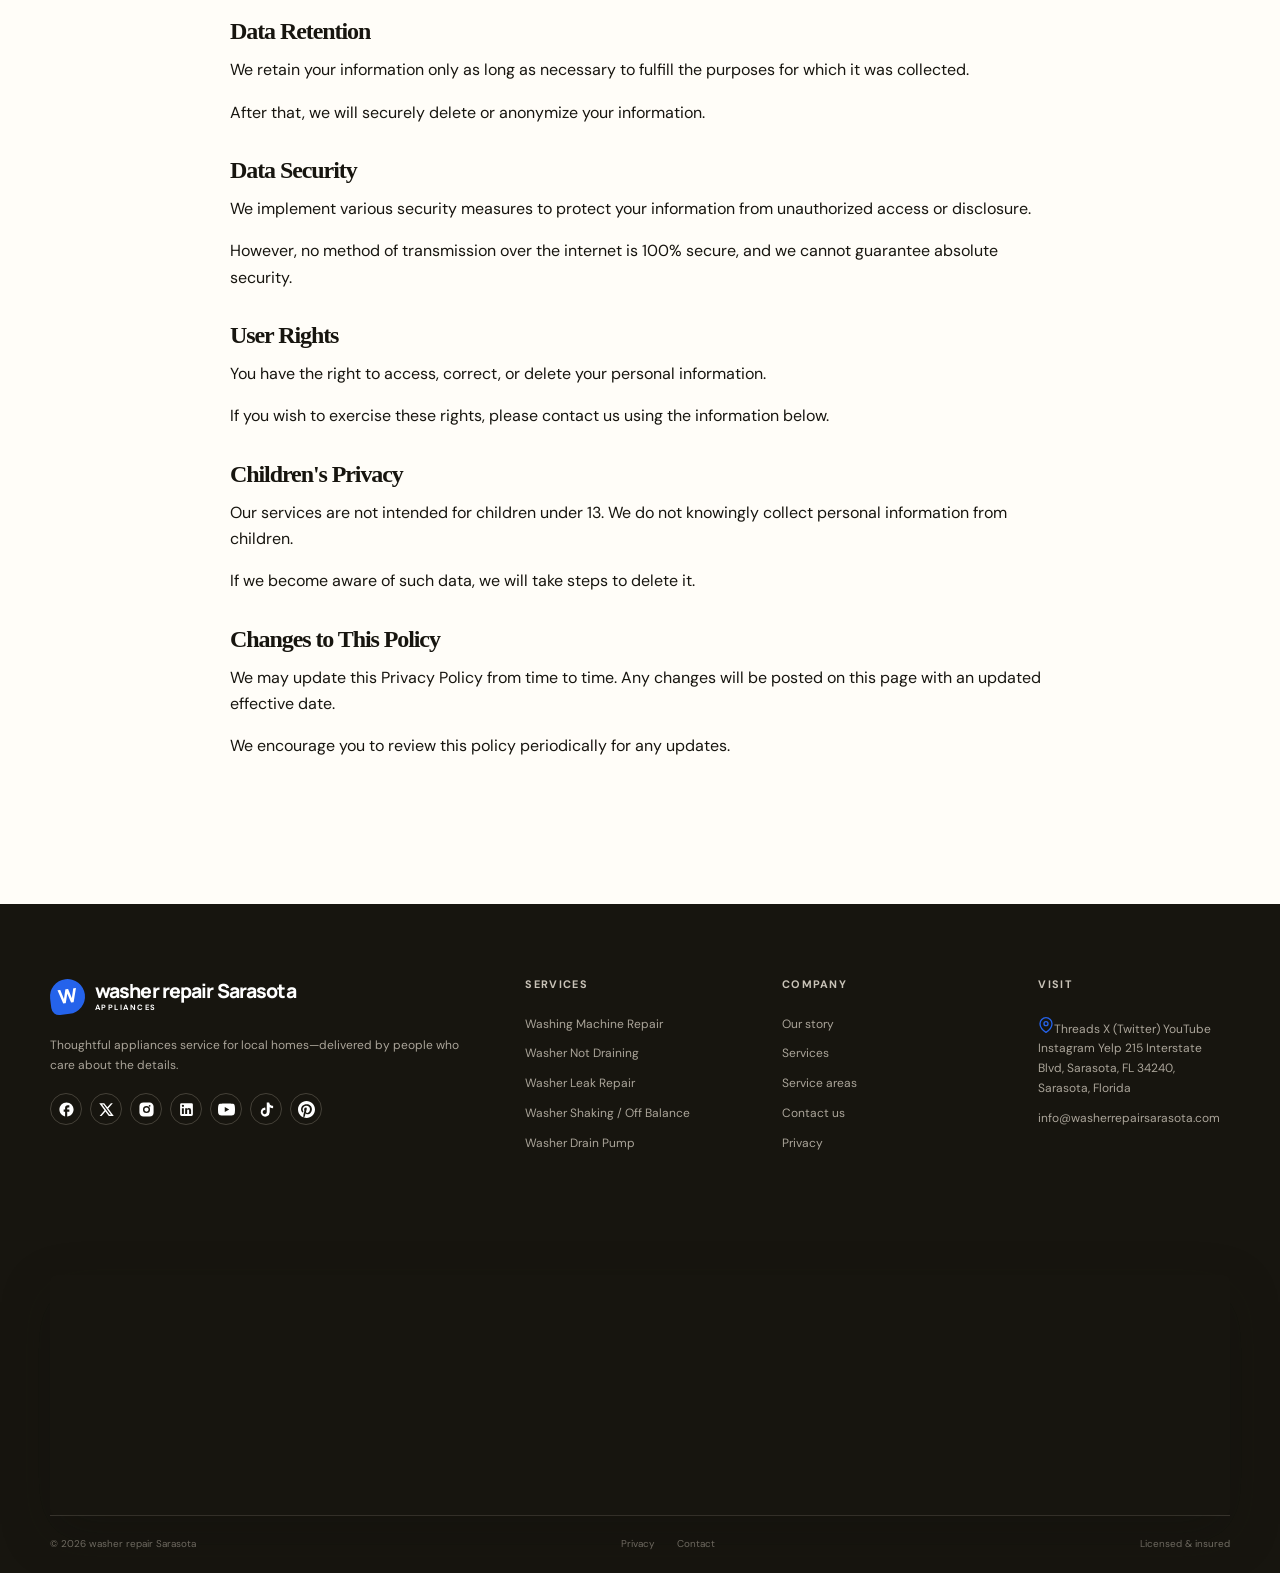
<file: privacy-policy.html>
<!doctype html>
<html lang="en" class="scroll-smooth">
  <head>
    <meta charset="UTF-8" />
    <meta name="viewport" content="width=device-width, initial-scale=1.0" />
    <title>Privacy Policy | Washer Repair Sarasota FL</title>
    <meta name="description" content="Read the Washer Repair Sarasota privacy policy: what information we collect when you contact us or use this site, how we use it, and your rights.">
    <meta name="author" content="washer repair Sarasota ">
    <meta name="robots" content="index, follow">
    <link rel="canonical" href="https://washerrepair-sarasota.vercel.app/privacy-policy">
    
    <meta property="og:type" content="website">
    <meta property="og:title" content="Privacy Policy | Washer Repair Sarasota FL">
    <meta property="og:description" content="Read the Washer Repair Sarasota privacy policy: what information we collect when you contact us or use this site, how we use it, and your rights.">
    <meta name="twitter:card" content="summary_large_image">
    <meta name="twitter:title" content="Privacy Policy | Washer Repair Sarasota FL">
    <meta name="twitter:description" content="Read the Washer Repair Sarasota privacy policy: what information we collect when you contact us or use this site, how we use it, and your rights.">
    
    <link rel="icon" href="data:image/svg+xml,%3Csvg%20xmlns=%27http://www.w3.org/2000/svg%27%20viewBox=%270%200%2032%2032%27%3E%3Crect%20width=%2732%27%20height=%2732%27%20rx=%277%27%20fill=%27%232563EB%27/%3E%3Ctext%20x=%2716%27%20y=%2723%27%20font-family=%27Arial,sans-serif%27%20font-size=%2719%27%20font-weight=%27700%27%20fill=%27%23ffffff%27%20text-anchor=%27middle%27%3EW%3C/text%3E%3C/svg%3E" />
    <script>window.__RL_LEADS={siteId:"6abde9d0a2c0fee5111ff2b7",apiBase:["https:","","ranklocal.cc"].join("/"),turnstileSiteKey:""};</script>
    <link rel="preload" href="assets/fonts/dm-sans.woff2" as="font" type="font/woff2" crossorigin />
    <link rel="preload" href="assets/fonts/manrope.woff2" as="font" type="font/woff2" crossorigin />
    <link rel="stylesheet" href="assets/global.css" />
  </head>
  <body id="top">
    
<div id="navbar-container">
  <header class="site-header">
    <div class="utility-bar">
      <div class="shell utility-inner">
        <p><span class="status-dot"></span> Licensed, insured</p>
        <div><span><a href="mailto:info@washerrepairsarasota.com" style="color:inherit;text-decoration:none;">info@washerrepairsarasota.com</a></span></div>
      </div>
    </div>
    <nav class="main-nav shell" aria-label="Main navigation">
      <a class="brand" href="/" aria-label="washer repair Sarasota  home">
        <span class="brand-mark">W</span>
        <span>washer repair Sarasota <small>APPLIANCES </small></span>
      </a>
      <button class="nav-toggle" type="button" aria-expanded="false" aria-controls="site-menu">
        <span></span><span></span><span></span><span class="sr-only">Toggle menu</span>
      </button>
      <div class="nav-links" id="site-menu">
        <a href="/">Home</a>
        <span class="nav-dd">
        <a href="services">Services <span class="nav-dd-caret">&#9662;</span></a>
        <div class="nav-dd-panel">
          <!-- RL-AUTO:nav-services START -->
<a href="washing-machine-repair">Washing Machine Repair</a><a href="washer-not-draining">Washer Not Draining</a><a href="washer-leak-repair">Washer Leak Repair</a><a href="washer-shaking-off-balance">Washer Shaking / Off Balance</a><a href="washer-drain-pump">Washer Drain Pump</a>
<!-- RL-AUTO:nav-services END -->
          <a class="nav-dd-all" href="services">All services &rarr;</a>
        </div>
      </span>
        <a href="about">About</a>
        <span class="nav-dd">
        <a href="locations">Areas <span class="nav-dd-caret">&#9662;</span></a>
        <div class="nav-dd-panel">
          <!-- RL-AUTO:nav-locations START --><a href="appliances-laurel-park">Laurel Park</a><a href="appliances-burns-court">Burns Court</a><a href="appliances-gillespie-park">Gillespie Park</a><!-- RL-AUTO:nav-locations END -->
          <a class="nav-dd-all" href="locations">All service areas &rarr;</a>
        </div>
      </span>
        
        <a href="contact">Contact</a>
      </div>
      
    </nav>
  </header>
</div>
    <main>
      
    
<div id="hero-container">
  <section class="location-hero">
    <div class="location-hero-image" style="background-image:url('assets/images/gen/privacy-policy-6d7b833b.webp');" aria-hidden="true"></div>
    <div class="location-hero-overlay"></div>
    <div class="shell location-hero-inner">
      <div class="location-hero-copy" data-sal="slide-up" data-sal-duration="650">
        <nav class="breadcrumbs" aria-label="Breadcrumb"><a href="/">Home</a><span>/</span><strong>Privacy Policy</strong></nav>
        <span class="eyebrow eyebrow-light"><span></span> Privacy Policy</span>
        <h1>Privacy Policy</h1>
        
      </div>
      
    </div>
  </section>
</div>
    <section class="section">
      <div class="shell" style="max-width:820px;">
        
        
        <article style="margin-bottom:2rem;">
          <h2 style="font-family:var(--font-serif);font-size:1.5rem;margin-bottom:.75rem;">Information We Collect</h2>
          <div class="prose"><p>We may collect personal information such as your name, email address, phone number, and address when you contact us or schedule a service.</p><p>We also collect non-personal information such as browser type, IP address, and pages visited to enhance your experience.</p></div>
        </article>
        <article style="margin-bottom:2rem;">
          <h2 style="font-family:var(--font-serif);font-size:1.5rem;margin-bottom:.75rem;">How We Use Information</h2>
          <div class="prose"><p>The information we collect helps us provide better service, respond to inquiries, and improve our offerings.</p><p>We may also use your information to send updates, promotional materials, or news about our services.</p></div>
        </article>
        <article style="margin-bottom:2rem;">
          <h2 style="font-family:var(--font-serif);font-size:1.5rem;margin-bottom:.75rem;">Cookies and Tracking</h2>
          <div class="prose"><p>Our website uses cookies to enhance user experience and analyze site traffic.</p><p>You can control cookie settings through your browser, but disabling cookies may affect your experience.</p></div>
        </article>
        <article style="margin-bottom:2rem;">
          <h2 style="font-family:var(--font-serif);font-size:1.5rem;margin-bottom:.75rem;">Analytics and Third-Party Tools</h2>
          <div class="prose"><p>We may use third-party analytics tools to understand how our website is used.</p><p>These tools may collect data such as your IP address, browser type, and pages visited.</p></div>
        </article>
        <article style="margin-bottom:2rem;">
          <h2 style="font-family:var(--font-serif);font-size:1.5rem;margin-bottom:.75rem;">Data Sharing and Disclosure</h2>
          <div class="prose"><p>We do not sell or rent your personal information to third parties.</p><p>We may share information with trusted partners for service delivery or legal compliance.</p></div>
        </article>
        <article style="margin-bottom:2rem;">
          <h2 style="font-family:var(--font-serif);font-size:1.5rem;margin-bottom:.75rem;">Data Retention</h2>
          <div class="prose"><p>We retain your information only as long as necessary to fulfill the purposes for which it was collected.</p><p>After that, we will securely delete or anonymize your information.</p></div>
        </article>
        <article style="margin-bottom:2rem;">
          <h2 style="font-family:var(--font-serif);font-size:1.5rem;margin-bottom:.75rem;">Data Security</h2>
          <div class="prose"><p>We implement various security measures to protect your information from unauthorized access or disclosure.</p><p>However, no method of transmission over the internet is 100% secure, and we cannot guarantee absolute security.</p></div>
        </article>
        <article style="margin-bottom:2rem;">
          <h2 style="font-family:var(--font-serif);font-size:1.5rem;margin-bottom:.75rem;">User Rights</h2>
          <div class="prose"><p>You have the right to access, correct, or delete your personal information.</p><p>If you wish to exercise these rights, please contact us using the information below.</p></div>
        </article>
        <article style="margin-bottom:2rem;">
          <h2 style="font-family:var(--font-serif);font-size:1.5rem;margin-bottom:.75rem;">Children's Privacy</h2>
          <div class="prose"><p>Our services are not intended for children under 13. We do not knowingly collect personal information from children.</p><p>If we become aware of such data, we will take steps to delete it.</p></div>
        </article>
        <article style="margin-bottom:2rem;">
          <h2 style="font-family:var(--font-serif);font-size:1.5rem;margin-bottom:.75rem;">Changes to This Policy</h2>
          <div class="prose"><p>We may update this Privacy Policy from time to time. Any changes will be posted on this page with an updated effective date.</p><p>We encourage you to review this policy periodically for any updates.</p></div>
        </article>
      </div>
    </section>
    </main>
    
<div id="footer-container">
  <footer class="site-footer">
    <div class="shell footer-main">
      <div class="footer-brand">
        <a class="brand brand-light" href="/"><span class="brand-mark">W</span><span>washer repair Sarasota <small>APPLIANCES </small></span></a>
        <p>Thoughtful appliances  service for local homes—delivered by people who care about the details.</p>
        
        <div class="social-links" data-social-links><a href="#" data-social="facebook" aria-label="Facebook"><svg width="17" height="17" viewBox="0 0 24 24" fill="currentColor"><path d="M22 12c0-5.52-4.48-10-10-10S2 6.48 2 12c0 4.84 3.44 8.87 8 9.8V15H8v-3h2V9.5C10 7.57 11.57 6 13.5 6H16v3h-2c-.55 0-1 .45-1 1v2h3v3h-3v6.95c5.05-.5 9-4.76 9-9.95"/></svg></a><a href="#" data-social="x" aria-label="X (Twitter)"><svg width="17" height="17" viewBox="0 0 24 24" fill="currentColor"><path d="M10.488 14.651L15.25 21h7l-7.858-10.478L20.93 3h-2.65l-5.117 5.886L8.75 3h-7l7.51 10.015L2.32 21h2.65zM16.25 19L5.75 5h2l10.5 14z"/></svg></a><a href="#" data-social="instagram" aria-label="Instagram"><svg width="17" height="17" viewBox="0 0 24 24" fill="currentColor"><path d="M7.8 2h8.4C19.4 2 22 4.6 22 7.8v8.4a5.8 5.8 0 0 1-5.8 5.8H7.8C4.6 22 2 19.4 2 16.2V7.8A5.8 5.8 0 0 1 7.8 2m8.65 3.5a1.25 1.25 0 1 0 0 2.5 1.25 1.25 0 0 0 0-2.5M12 7a5 5 0 1 0 0 10 5 5 0 0 0 0-10m0 2a3 3 0 1 1 0 6 3 3 0 0 1 0-6"/></svg></a><a href="#" data-social="linkedin" aria-label="LinkedIn"><svg width="17" height="17" viewBox="0 0 24 24" fill="currentColor"><path d="M19 3a2 2 0 0 1 2 2v14a2 2 0 0 1-2 2H5a2 2 0 0 1-2-2V5a2 2 0 0 1 2-2zm-.5 15.5v-5.3a3.26 3.26 0 0 0-3.26-3.26c-.85 0-1.84.52-2.32 1.3v-1.11h-2.79v8.37h2.79v-4.93c0-.77.62-1.4 1.39-1.4a1.4 1.4 0 0 1 1.4 1.4v4.93zM6.88 8.56a1.68 1.68 0 1 0 0-3.37 1.69 1.69 0 0 0 0 3.37m1.39 9.94v-8.37H5.5v8.37z"/></svg></a><a href="#" data-social="youtube" aria-label="YouTube"><svg width="17" height="17" viewBox="0 0 24 24" fill="currentColor"><path d="M23.5 6.19a3.02 3.02 0 0 0-2.12-2.14C19.5 3.55 12 3.55 12 3.55s-7.5 0-9.38.5A3.02 3.02 0 0 0 .5 6.19C0 8.07 0 12 0 12s0 3.93.5 5.81a3.02 3.02 0 0 0 2.12 2.14c1.88.5 9.38.5 9.38.5s7.5 0 9.38-.5a3.02 3.02 0 0 0 2.12-2.14C24 15.93 24 12 24 12s0-3.93-.5-5.81M9.55 15.57V8.43L15.82 12z"/></svg></a><a href="#" data-social="tiktok" aria-label="TikTok"><svg width="17" height="17" viewBox="0 0 24 24" fill="currentColor"><path d="M19.59 6.69a4.83 4.83 0 0 1-3.77-4.25V2h-3.45v13.67a2.89 2.89 0 0 1-5.2 1.74 2.89 2.89 0 0 1 2.31-4.64 2.93 2.93 0 0 1 .88.13V9.4a6.84 6.84 0 0 0-1-.05A6.33 6.33 0 0 0 5.7 20.1a6.34 6.34 0 0 0 10.86-4.43v-7a8.16 8.16 0 0 0 4.77 1.52v-3.4a4.85 4.85 0 0 1-1.74-.1z"/></svg></a><a href="#" data-social="pinterest" aria-label="Pinterest"><svg width="17" height="17" viewBox="0 0 24 24" fill="currentColor"><path d="M12 0C5.37 0 0 5.37 0 12c0 5.08 3.16 9.43 7.63 11.17-.11-.95-.2-2.4.04-3.44.22-.94 1.4-5.96 1.4-5.96s-.36-.72-.36-1.78c0-1.67.97-2.91 2.17-2.91 1.02 0 1.52.77 1.52 1.69 0 1.03-.66 2.57-1 4-.28 1.19.6 2.17 1.77 2.17 2.13 0 3.77-2.25 3.77-5.5 0-2.87-2.06-4.88-5.01-4.88-3.41 0-5.42 2.56-5.42 5.21 0 1.03.4 2.14.89 2.74.1.12.11.22.08.34l-.33 1.36c-.05.22-.17.27-.4.16-1.5-.7-2.44-2.89-2.44-4.65 0-3.79 2.75-7.27 7.93-7.27 4.16 0 7.4 2.97 7.4 6.93 0 4.14-2.61 7.47-6.23 7.47-1.22 0-2.36-.63-2.75-1.38l-.75 2.85c-.27 1.04-1 2.35-1.49 3.15C9.57 23.81 10.76 24 12 24c6.63 0 12-5.37 12-12S18.63 0 12 0"/></svg></a></div>
      </div>
      <div>
        <h3>Services</h3>
        <!-- RL-AUTO:footer-services START -->
<a href="washing-machine-repair">Washing Machine Repair</a><a href="washer-not-draining">Washer Not Draining</a><a href="washer-leak-repair">Washer Leak Repair</a><a href="washer-shaking-off-balance">Washer Shaking / Off Balance</a><a href="washer-drain-pump">Washer Drain Pump</a>
<!-- RL-AUTO:footer-services END -->
      </div>
      <div>
        <h3>Company</h3>
        <a href="about">Our story</a>
        <a href="services">Services</a>
        <a href="locations">Service areas</a>
        <a href="contact">Contact us</a>
        <a href="privacy-policy">Privacy</a>
      </div>
      <div>
        <h3>Visit</h3>
        <a class="footer-address" href="https://maps.google.com/?q=Threads%20X%20(Twitter)%20YouTube%20Instagram%20Yelp%20215%20Interstate%20Blvd%2C%20Sarasota%2C%20FL%2034240%2C%20Sarasota%2C%20Florida" target="_blank" rel="noopener"><svg width="16" height="16" viewBox="0 0 24 24" fill="none" stroke="currentColor" stroke-width="2" stroke-linecap="round" stroke-linejoin="round"><path d="M21 10c0 7-9 13-9 13s-9-6-9-13a9 9 0 0118 0z"/><circle cx="12" cy="10" r="3"/></svg><span>Threads X (Twitter) YouTube Instagram Yelp 215 Interstate Blvd, Sarasota, FL 34240, Sarasota, Florida</span></a>
        
        <p><a href="mailto:info@washerrepairsarasota.com" style="color:inherit;">info@washerrepairsarasota.com</a></p>
        
      </div>
    </div>
    <div class="shell footer-map-wrap">
      <iframe class="footer-map" title="washer repair Sarasota  on Google Maps" src="https://maps.google.com/maps?q=Threads%20X%20(Twitter)%20YouTube%20Instagram%20Yelp%20215%20Interstate%20Blvd%2C%20Sarasota%2C%20FL%2034240%2C%20Sarasota%2C%20Florida&t=&z=14&ie=UTF8&iwloc=B&output=embed" width="100%" height="240" loading="lazy" referrerpolicy="no-referrer-when-downgrade" style="border:0;"></iframe>
    </div>
    <div class="shell footer-bottom">
      <span>&copy; 2026 washer repair Sarasota </span>
      <div><a href="privacy-policy">Privacy</a><a href="contact">Contact</a></div>
      <span>Licensed &amp; insured</span>
    </div>
  </footer>
</div>
    
<div id="sticky-call-button-container">
  <a class="sticky-call" href="tel:9411233455"><span>&#8599;</span><div><small>Emergency?</small><strong>Call now</strong></div></a>
</div>
    <script src="assets/js/main.js"></script>
  </body>
</html>
</file>
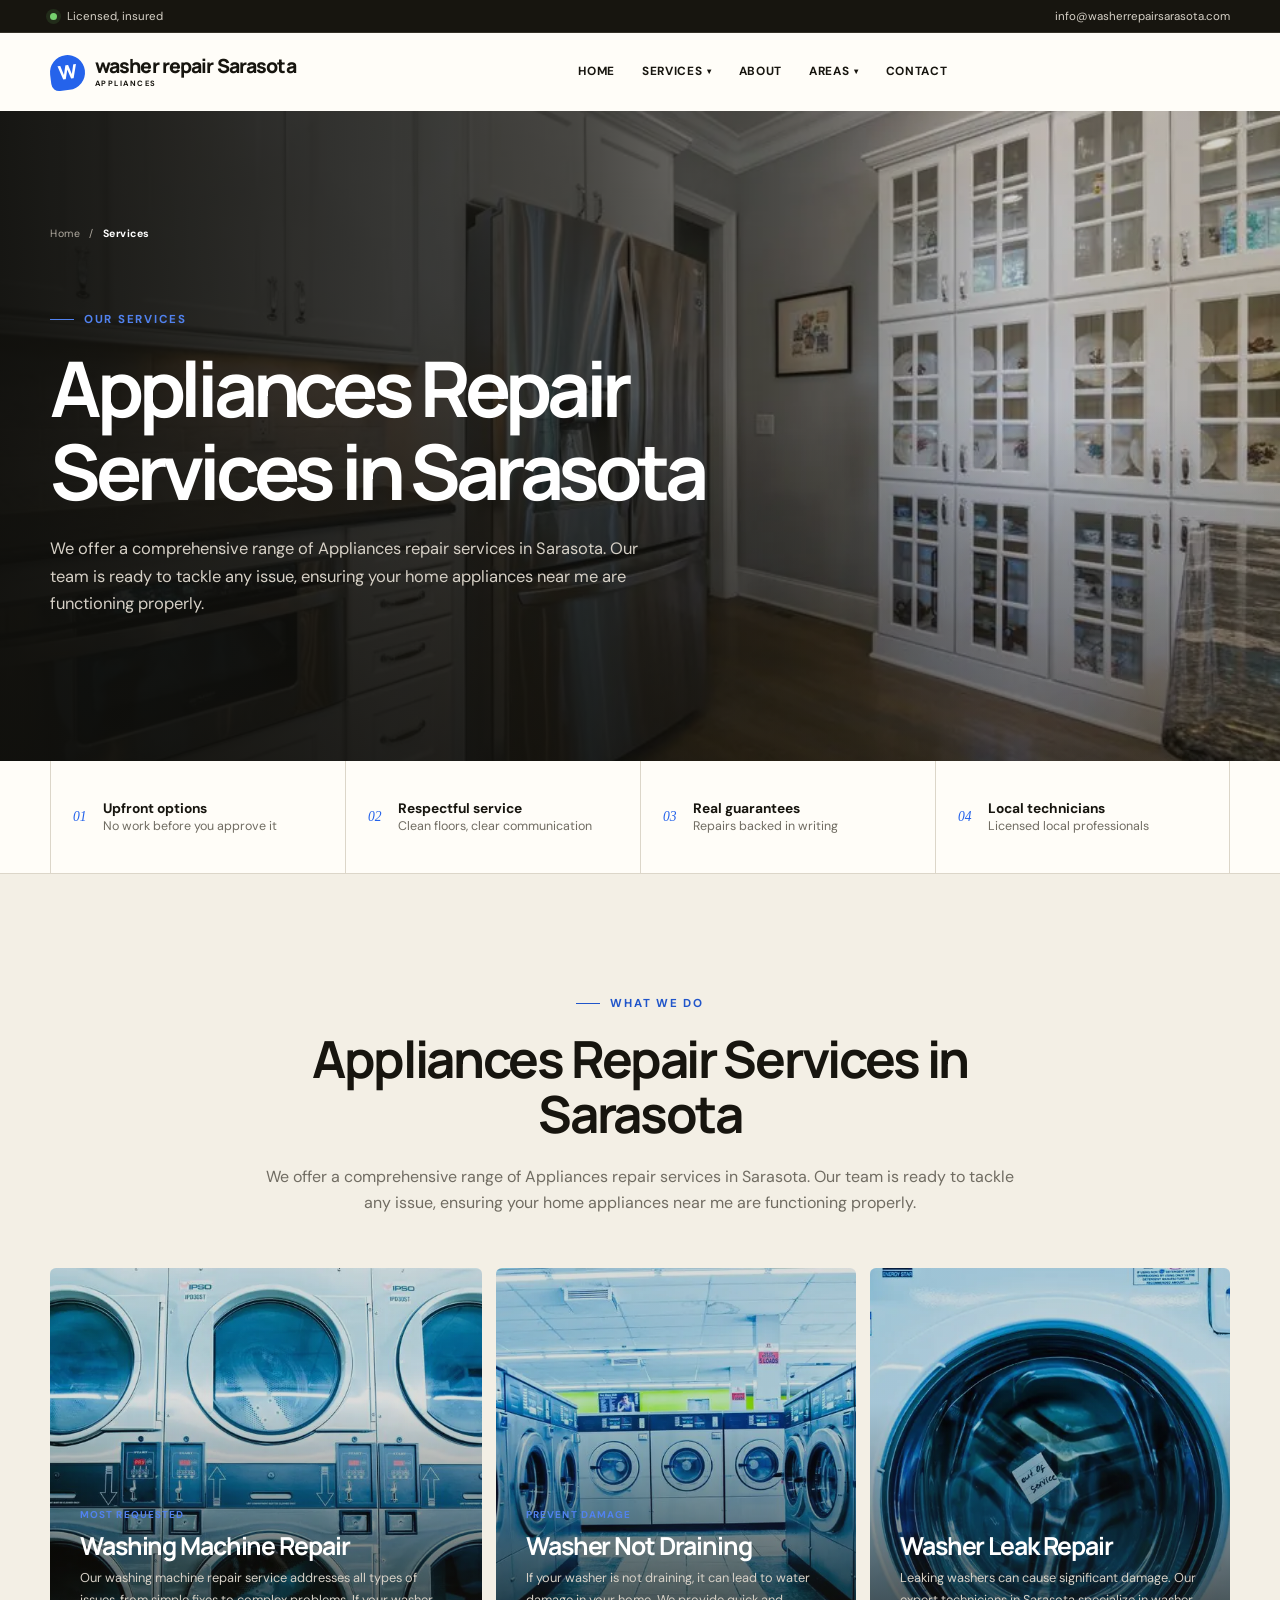
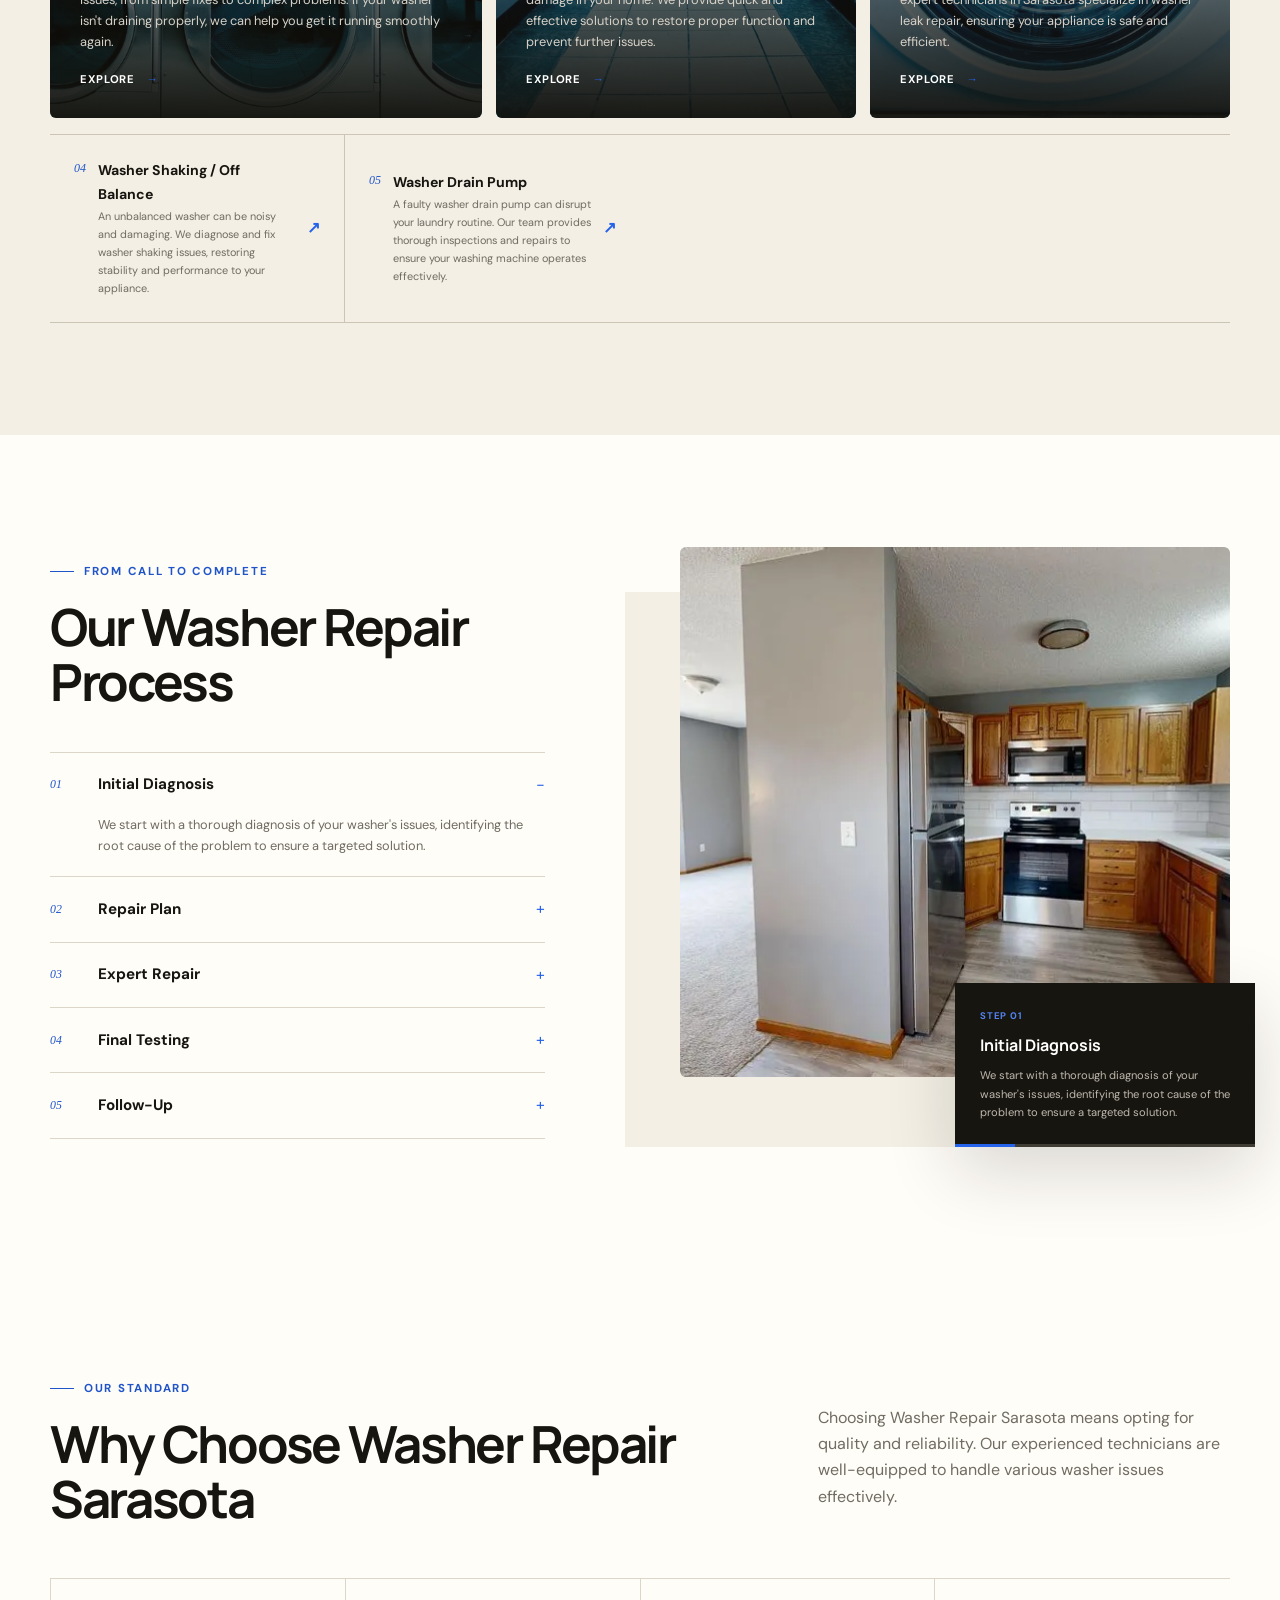
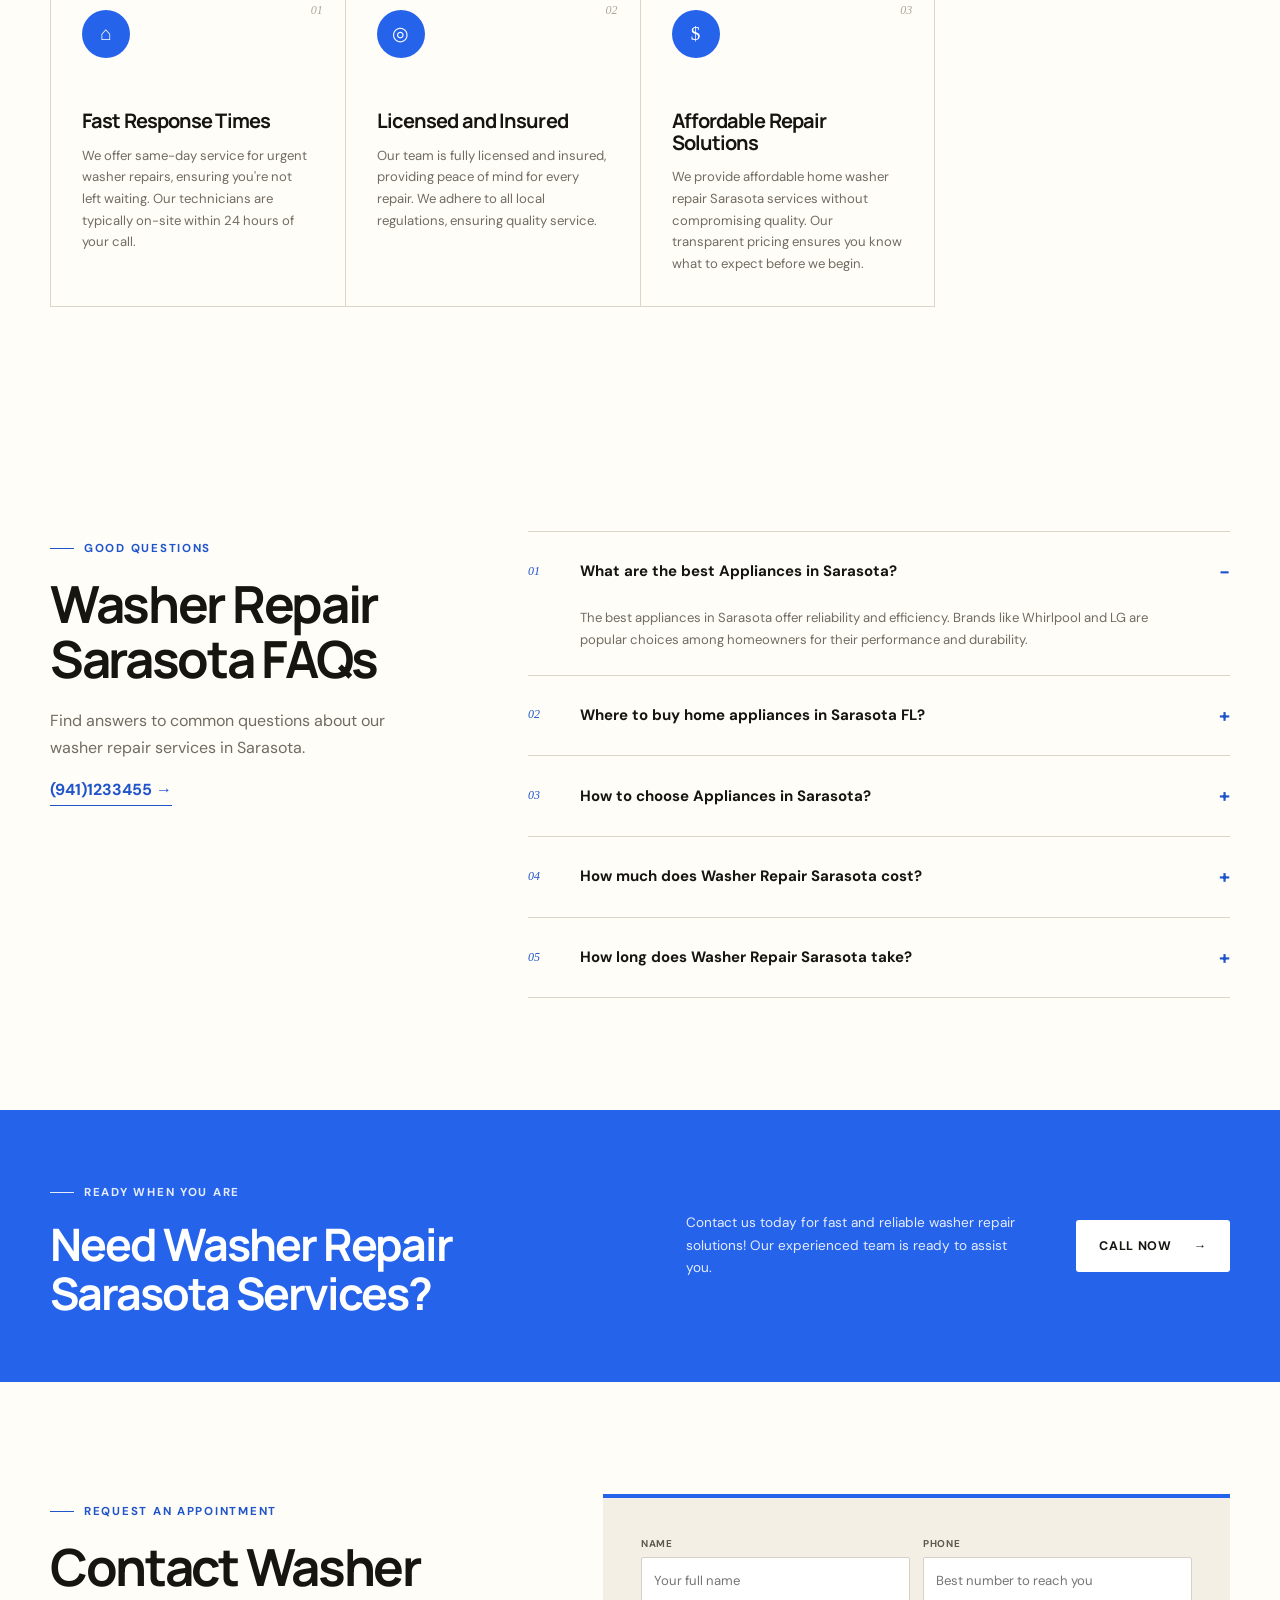
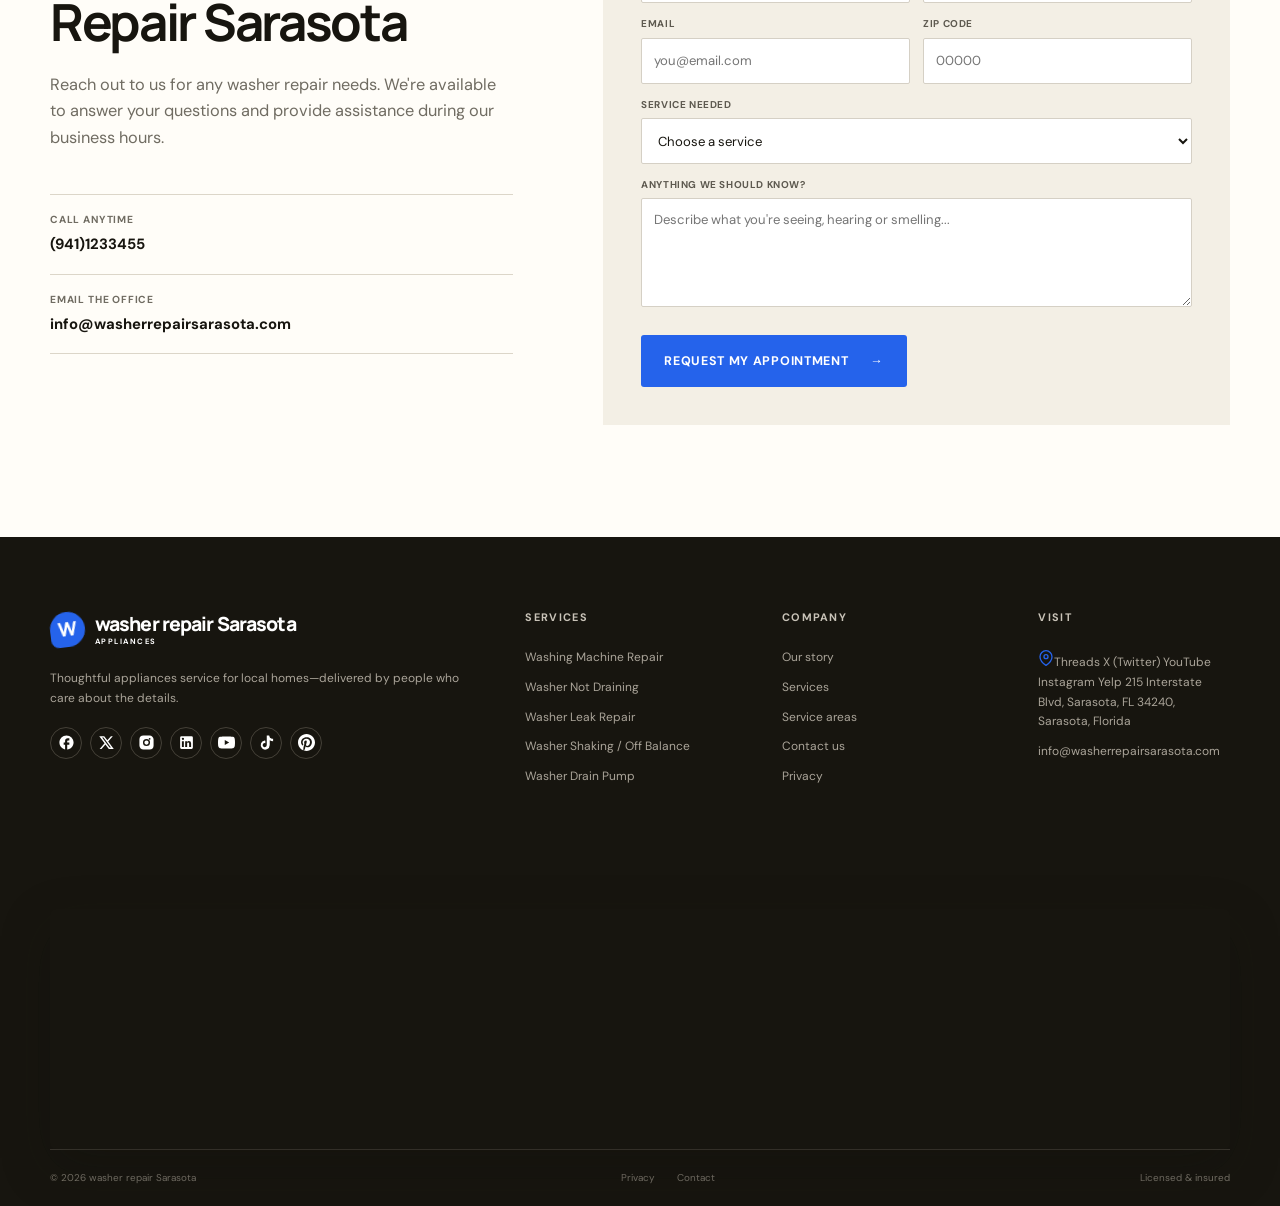
<file: services.html>
<!doctype html>
<html lang="en" class="scroll-smooth">
  <head>
    <meta charset="UTF-8" />
    <meta name="viewport" content="width=device-width, initial-scale=1.0" />
    <title>Washer Repair Services Sarasota FL | Washing Machine Repair</title>
    <meta name="description" content="Washer repair services in Sarasota, FL — washing machine repair for leaks, draining, shaking and drain pump problems. Book a repair today.">
    <meta name="author" content="washer repair Sarasota ">
    <meta name="robots" content="index, follow">
    <link rel="canonical" href="https://washerrepair-sarasota.vercel.app/services">
    
    <meta property="og:type" content="website">
    <meta property="og:title" content="Washer Repair Services Sarasota FL | Washing Machine Repair">
    <meta property="og:description" content="Washer repair services in Sarasota, FL — washing machine repair for leaks, draining, shaking and drain pump problems. Book a repair today.">
    <meta name="twitter:card" content="summary_large_image">
    <meta name="twitter:title" content="Washer Repair Services Sarasota FL | Washing Machine Repair">
    <meta name="twitter:description" content="Washer repair services in Sarasota, FL — washing machine repair for leaks, draining, shaking and drain pump problems. Book a repair today.">
    
    <link rel="icon" href="data:image/svg+xml,%3Csvg%20xmlns=%27http://www.w3.org/2000/svg%27%20viewBox=%270%200%2032%2032%27%3E%3Crect%20width=%2732%27%20height=%2732%27%20rx=%277%27%20fill=%27%232563EB%27/%3E%3Ctext%20x=%2716%27%20y=%2723%27%20font-family=%27Arial,sans-serif%27%20font-size=%2719%27%20font-weight=%27700%27%20fill=%27%23ffffff%27%20text-anchor=%27middle%27%3EW%3C/text%3E%3C/svg%3E" />
    <script>window.__RL_LEADS={siteId:"6abde9d0a2c0fee5111ff2b7",apiBase:["https:","","ranklocal.cc"].join("/"),turnstileSiteKey:""};</script>
    <link rel="preload" href="assets/fonts/dm-sans.woff2" as="font" type="font/woff2" crossorigin />
    <link rel="preload" href="assets/fonts/manrope.woff2" as="font" type="font/woff2" crossorigin />
    <link rel="stylesheet" href="assets/global.css" />
  </head>
  <body id="top">
    
<div id="navbar-container">
  <header class="site-header">
    <div class="utility-bar">
      <div class="shell utility-inner">
        <p><span class="status-dot"></span> Licensed, insured</p>
        <div><span><a href="mailto:info@washerrepairsarasota.com" style="color:inherit;text-decoration:none;">info@washerrepairsarasota.com</a></span></div>
      </div>
    </div>
    <nav class="main-nav shell" aria-label="Main navigation">
      <a class="brand" href="/" aria-label="washer repair Sarasota  home">
        <span class="brand-mark">W</span>
        <span>washer repair Sarasota <small>APPLIANCES </small></span>
      </a>
      <button class="nav-toggle" type="button" aria-expanded="false" aria-controls="site-menu">
        <span></span><span></span><span></span><span class="sr-only">Toggle menu</span>
      </button>
      <div class="nav-links" id="site-menu">
        <a href="/">Home</a>
        <span class="nav-dd">
        <a href="services">Services <span class="nav-dd-caret">&#9662;</span></a>
        <div class="nav-dd-panel">
          <!-- RL-AUTO:nav-services START -->
<a href="washing-machine-repair">Washing Machine Repair</a><a href="washer-not-draining">Washer Not Draining</a><a href="washer-leak-repair">Washer Leak Repair</a><a href="washer-shaking-off-balance">Washer Shaking / Off Balance</a><a href="washer-drain-pump">Washer Drain Pump</a>
<!-- RL-AUTO:nav-services END -->
          <a class="nav-dd-all" href="services">All services &rarr;</a>
        </div>
      </span>
        <a href="about">About</a>
        <span class="nav-dd">
        <a href="locations">Areas <span class="nav-dd-caret">&#9662;</span></a>
        <div class="nav-dd-panel">
          <!-- RL-AUTO:nav-locations START --><a href="appliances-laurel-park">Laurel Park</a><a href="appliances-burns-court">Burns Court</a><a href="appliances-gillespie-park">Gillespie Park</a><!-- RL-AUTO:nav-locations END -->
          <a class="nav-dd-all" href="locations">All service areas &rarr;</a>
        </div>
      </span>
        
        <a href="contact">Contact</a>
      </div>
      
    </nav>
  </header>
</div>
    <main>
      
    
<div id="hero-container">
  <section class="location-hero">
    <div class="location-hero-image" style="background-image:url('assets/images/gen/services-d18382f4.webp');" aria-hidden="true"></div>
    <div class="location-hero-overlay"></div>
    <div class="shell location-hero-inner">
      <div class="location-hero-copy" data-sal="slide-up" data-sal-duration="650">
        <nav class="breadcrumbs" aria-label="Breadcrumb"><a href="/">Home</a><span>/</span><strong>Services</strong></nav>
        <span class="eyebrow eyebrow-light"><span></span> Our Services</span>
        <h1>Appliances Repair Services in Sarasota</h1>
        <p>We offer a comprehensive range of Appliances repair services in Sarasota. Our team is ready to tackle any issue, ensuring your home appliances near me are functioning properly.</p>
      </div>
      
    </div>
  </section>
</div>
    
<div id="trust-strip-container">
  <section class="trust-strip" aria-label="Service guarantees">
    <div class="shell trust-grid">
      <div><span>01</span><p><strong>Upfront options</strong>No work before you approve it</p></div><div><span>02</span><p><strong>Respectful service</strong>Clean floors, clear communication</p></div><div><span>03</span><p><strong>Real guarantees</strong>Repairs backed in writing</p></div><div><span>04</span><p><strong>Local technicians</strong>Licensed local professionals</p></div>
    </div>
  </section>
</div>
    <!-- RL-AUTO:services-section START -->

<div id="services-container">
  <section class="section section-ivory" id="services">
    <div class="shell">
      <div class="section-heading centered" data-sal="slide-up" data-sal-duration="550">
        <span class="eyebrow"><span></span> What we do</span>
        <h2>Appliances Repair Services in Sarasota</h2>
        <p>We offer a comprehensive range of Appliances repair services in Sarasota. Our team is ready to tackle any issue, ensuring your home appliances near me are functioning properly.</p>
      </div>
      <div class="service-grid">
        
        <article class="service-card service-card-featured" data-sal="slide-up" data-sal-delay="50">
          <img src="assets/images/gen/experienced-appliances-professionals-at-work-40e6e469.webp" alt="Experienced Appliances professionals at work" loading="lazy" />
          <div class="service-overlay"><span>Most requested</span><h3>Washing Machine Repair</h3><p>Our washing machine repair service addresses all types of issues, from simple fixes to complex problems. If your washer isn't draining properly, we can help you get it running smoothly again.</p><a href="washing-machine-repair">Explore <b>&#8594;</b></a></div>
        </article>
        <article class="service-card" data-sal="slide-up" data-sal-delay="100">
          <img src="assets/images/gen/washing-machine-repair-for-sarasota-homes-6b69f6ab.webp" alt="Washing Machine Repair for Sarasota homes" loading="lazy" />
          <div class="service-overlay"><span>Prevent damage</span><h3>Washer Not Draining</h3><p>If your washer is not draining, it can lead to water damage in your home. We provide quick and effective solutions to restore proper function and prevent further issues.</p><a href="washer-not-draining">Explore <b>&#8594;</b></a></div>
        </article>
        <article class="service-card" data-sal="slide-up" data-sal-delay="150">
          <img src="assets/images/gen/quality-washer-leak-repair-in-sarasota-e03c9767.webp" alt="Quality Washer Leak Repair in Sarasota" loading="lazy" />
          <div class="service-overlay"><h3>Washer Leak Repair</h3><p>Leaking washers can cause significant damage. Our expert technicians in Sarasota specialize in washer leak repair, ensuring your appliance is safe and efficient.</p><a href="washer-leak-repair">Explore <b>&#8594;</b></a></div>
        </article>
      </div>
      <div class="service-list">
        <a href="washer-shaking-off-balance"><span>04</span><strong>Washer Shaking / Off Balance</strong><small>An unbalanced washer can be noisy and damaging. We diagnose and fix washer shaking issues, restoring stability and performance to your appliance.</small><b>&#8599;</b></a><a href="washer-drain-pump"><span>05</span><strong>Washer Drain Pump</strong><small>A faulty washer drain pump can disrupt your laundry routine. Our team provides thorough inspections and repairs to ensure your washing machine operates effectively.</small><b>&#8599;</b></a>
      </div>
    </div>
  </section>
</div>
<!-- RL-AUTO:services-section END -->
    
<div id="service-process-container">
  <section class="section process-section" id="process">
    <div class="shell process-layout">
      <div class="process-copy">
        <span class="eyebrow"><span></span> From call to complete</span>
        <h2>Our Washer Repair Process</h2>
        <div class="process-list">
          <article class="active"><button type="button" data-process="0" data-title="Initial Diagnosis" data-desc="We start with a thorough diagnosis of your washer's issues, identifying the root cause of the problem to ensure a targeted solution."><span>01</span><strong>Initial Diagnosis</strong></button><p>We start with a thorough diagnosis of your washer's issues, identifying the root cause of the problem to ensure a targeted solution.</p></article><article><button type="button" data-process="1" data-title="Repair Plan" data-desc="After diagnosis, we provide a detailed repair plan and transparent pricing, so you know exactly what to expect before we begin any work."><span>02</span><strong>Repair Plan</strong></button><p>After diagnosis, we provide a detailed repair plan and transparent pricing, so you know exactly what to expect before we begin any work.</p></article><article><button type="button" data-process="2" data-title="Expert Repair" data-desc="Our skilled technicians perform the necessary repairs using quality parts, ensuring your washer is restored to optimal performance."><span>03</span><strong>Expert Repair</strong></button><p>Our skilled technicians perform the necessary repairs using quality parts, ensuring your washer is restored to optimal performance.</p></article><article><button type="button" data-process="3" data-title="Final Testing" data-desc="We conduct final testing to ensure everything is working correctly, giving you the confidence that your washer is back in top shape."><span>04</span><strong>Final Testing</strong></button><p>We conduct final testing to ensure everything is working correctly, giving you the confidence that your washer is back in top shape.</p></article><article><button type="button" data-process="4" data-title="Follow-Up" data-desc="We follow up with you to ensure your washer continues to perform well and address any additional questions you may have."><span>05</span><strong>Follow-Up</strong></button><p>We follow up with you to ensure your washer continues to perform well and address any additional questions you may have.</p></article>
        </div>
      </div>
      <div class="process-visual" data-sal="slide-left">
        <img src="assets/images/gen/our-washer-repair-process-153a0f94.webp" alt="Our Washer Repair Process" loading="lazy" />
        <div class="process-card"><small id="process-step">STEP 01</small><strong id="process-title">Initial Diagnosis</strong><p id="process-description">We start with a thorough diagnosis of your washer's issues, identifying the root cause of the problem to ensure a targeted solution.</p></div>
        <div class="process-meter"><span style="width:20%"></span></div>
      </div>
    </div>
  </section>
</div>
    
<div id="why-choose-us-container">
  <section class="section why-section">
    <div class="shell">
      <div class="section-heading heading-split">
        <div><span class="eyebrow"><span></span> Our standard</span><h2>Why Choose Washer Repair Sarasota</h2></div>
        <p>Choosing Washer Repair Sarasota means opting for quality and reliability. Our experienced technicians are well-equipped to handle various washer issues effectively.</p>
      </div>
      <div class="benefit-grid">
        <article data-sal="slide-up" data-sal-delay="50"><span class="benefit-number">01</span><div class="mini-icon">&#8962;</div><h3>Fast Response Times</h3><p>We offer same-day service for urgent washer repairs, ensuring you're not left waiting. Our technicians are typically on-site within 24 hours of your call.</p></article><article data-sal="slide-up" data-sal-delay="100"><span class="benefit-number">02</span><div class="mini-icon">&#9678;</div><h3>Licensed and Insured</h3><p>Our team is fully licensed and insured, providing peace of mind for every repair. We adhere to all local regulations, ensuring quality service.</p></article><article data-sal="slide-up" data-sal-delay="150"><span class="benefit-number">03</span><div class="mini-icon">$</div><h3>Affordable Repair Solutions</h3><p>We provide affordable home washer repair Sarasota services without compromising quality. Our transparent pricing ensures you know what to expect before we begin.</p></article>
      </div>
    </div>
  </section>
</div>
    
<div id="faq-container">
  <section class="section faq-section">
    <div class="shell faq-layout">
      <div class="faq-intro"><span class="eyebrow"><span></span> Good questions</span><h2>Washer Repair Sarasota FAQs</h2><p>Find answers to common questions about our washer repair services in Sarasota.</p><a class="text-link" href="tel:9411233455">(941)1233455 &#8594;</a></div>
      <div class="accordion">
        <article class="open"><button type="button" aria-expanded="true"><span>01</span><strong>What are the best Appliances in Sarasota?</strong><b>&minus;</b></button><div class="accordion-panel"><p>The best appliances in Sarasota offer reliability and efficiency. Brands like Whirlpool and LG are popular choices among homeowners for their performance and durability.</p></div></article><article><button type="button" aria-expanded="false"><span>02</span><strong>Where to buy home appliances in Sarasota FL?</strong><b>+</b></button><div class="accordion-panel"><p>You can buy home appliances in Sarasota, FL, at local retailers like Home Depot and Lowe's, or check out specialized appliance stores for more options.</p></div></article><article><button type="button" aria-expanded="false"><span>03</span><strong>How to choose Appliances in Sarasota?</strong><b>+</b></button><div class="accordion-panel"><p>To choose the right appliances in Sarasota, consider factors like energy efficiency, size, and brand reputation. Reading customer reviews can also help make an informed decision.</p></div></article><article><button type="button" aria-expanded="false"><span>04</span><strong>How much does Washer Repair Sarasota cost?</strong><b>+</b></button><div class="accordion-panel"><p>Washer repair services in Sarasota typically range from $129 to $299, depending on the complexity of the issue and the parts required for the repair.</p></div></article><article><button type="button" aria-expanded="false"><span>05</span><strong>How long does Washer Repair Sarasota take?</strong><b>+</b></button><div class="accordion-panel"><p>Most washer repair jobs in Sarasota can be completed within two to four hours, depending on the nature of the problem and parts availability.</p></div></article>
      </div>
    </div>
  </section>
</div>
    
<div id="cta-container">
  <section class="cta-band">
    <div class="shell cta-inner"><div><span class="eyebrow eyebrow-light"><span></span> Ready when you are</span><h2>Need Washer Repair Sarasota Services?</h2></div><p>Contact us today for fast and reliable washer repair solutions! Our experienced team is ready to assist you.</p><a class="button button-light" href="tel:9411233455">Call Now <span>&#8594;</span></a></div>
  </section>
</div>
    
<div id="contact-container">
  <section class="section contact-section" id="contact">
    <div class="shell contact-layout">
      <div class="contact-copy">
        <span class="eyebrow"><span></span> Request an appointment</span>
        <h2>Contact Washer Repair Sarasota</h2>
        <p>Reach out to us for any washer repair needs. We're available to answer your questions and provide assistance during our business hours.</p>
        <div class="contact-details">
          <a href="tel:9411233455"><small>Call anytime</small><strong>(941)1233455</strong></a>
          <a href="mailto:info@washerrepairsarasota.com"><small>Email the office</small><strong>info@washerrepairsarasota.com</strong></a>
          
        </div>
      </div>
      <form class="contact-form" id="contact-form" data-t8-form><input type="text" name="_hp" tabindex="-1" autocomplete="off" class="rl-hp" aria-hidden="true" />
        <label><span>Name</span><input type="text" name="name" placeholder="Your full name" required /></label>
        <label><span>Phone</span><input type="tel" name="phone" placeholder="Best number to reach you" required /></label>
        <label><span>Email</span><input type="email" name="email" placeholder="you@email.com" /></label>
        <label><span>ZIP code</span><input type="text" name="zip" placeholder="00000" required /></label>
        <label class="full-field"><span>Service needed</span><select name="service" required><option value="">Choose a service</option><option>Washing Machine Repair</option><option>Washer Not Draining</option><option>Washer Leak Repair</option><option>Washer Shaking / Off Balance</option><option>Washer Drain Pump</option></select></label>
        <label class="full-field"><span>Anything we should know?</span><textarea name="message" rows="4" placeholder="Describe what you're seeing, hearing or smelling..."></textarea></label>
        <button class="button button-primary" type="submit">Request my appointment <span>&#8594;</span></button>
        <div class="form-success" role="status" aria-live="polite">Request received — our team will be in touch shortly.</div>
      </form>
    </div>
  </section>
</div>
    </main>
    
<div id="footer-container">
  <footer class="site-footer">
    <div class="shell footer-main">
      <div class="footer-brand">
        <a class="brand brand-light" href="/"><span class="brand-mark">W</span><span>washer repair Sarasota <small>APPLIANCES </small></span></a>
        <p>Thoughtful appliances  service for local homes—delivered by people who care about the details.</p>
        
        <div class="social-links" data-social-links><a href="#" data-social="facebook" aria-label="Facebook"><svg width="17" height="17" viewBox="0 0 24 24" fill="currentColor"><path d="M22 12c0-5.52-4.48-10-10-10S2 6.48 2 12c0 4.84 3.44 8.87 8 9.8V15H8v-3h2V9.5C10 7.57 11.57 6 13.5 6H16v3h-2c-.55 0-1 .45-1 1v2h3v3h-3v6.95c5.05-.5 9-4.76 9-9.95"/></svg></a><a href="#" data-social="x" aria-label="X (Twitter)"><svg width="17" height="17" viewBox="0 0 24 24" fill="currentColor"><path d="M10.488 14.651L15.25 21h7l-7.858-10.478L20.93 3h-2.65l-5.117 5.886L8.75 3h-7l7.51 10.015L2.32 21h2.65zM16.25 19L5.75 5h2l10.5 14z"/></svg></a><a href="#" data-social="instagram" aria-label="Instagram"><svg width="17" height="17" viewBox="0 0 24 24" fill="currentColor"><path d="M7.8 2h8.4C19.4 2 22 4.6 22 7.8v8.4a5.8 5.8 0 0 1-5.8 5.8H7.8C4.6 22 2 19.4 2 16.2V7.8A5.8 5.8 0 0 1 7.8 2m8.65 3.5a1.25 1.25 0 1 0 0 2.5 1.25 1.25 0 0 0 0-2.5M12 7a5 5 0 1 0 0 10 5 5 0 0 0 0-10m0 2a3 3 0 1 1 0 6 3 3 0 0 1 0-6"/></svg></a><a href="#" data-social="linkedin" aria-label="LinkedIn"><svg width="17" height="17" viewBox="0 0 24 24" fill="currentColor"><path d="M19 3a2 2 0 0 1 2 2v14a2 2 0 0 1-2 2H5a2 2 0 0 1-2-2V5a2 2 0 0 1 2-2zm-.5 15.5v-5.3a3.26 3.26 0 0 0-3.26-3.26c-.85 0-1.84.52-2.32 1.3v-1.11h-2.79v8.37h2.79v-4.93c0-.77.62-1.4 1.39-1.4a1.4 1.4 0 0 1 1.4 1.4v4.93zM6.88 8.56a1.68 1.68 0 1 0 0-3.37 1.69 1.69 0 0 0 0 3.37m1.39 9.94v-8.37H5.5v8.37z"/></svg></a><a href="#" data-social="youtube" aria-label="YouTube"><svg width="17" height="17" viewBox="0 0 24 24" fill="currentColor"><path d="M23.5 6.19a3.02 3.02 0 0 0-2.12-2.14C19.5 3.55 12 3.55 12 3.55s-7.5 0-9.38.5A3.02 3.02 0 0 0 .5 6.19C0 8.07 0 12 0 12s0 3.93.5 5.81a3.02 3.02 0 0 0 2.12 2.14c1.88.5 9.38.5 9.38.5s7.5 0 9.38-.5a3.02 3.02 0 0 0 2.12-2.14C24 15.93 24 12 24 12s0-3.93-.5-5.81M9.55 15.57V8.43L15.82 12z"/></svg></a><a href="#" data-social="tiktok" aria-label="TikTok"><svg width="17" height="17" viewBox="0 0 24 24" fill="currentColor"><path d="M19.59 6.69a4.83 4.83 0 0 1-3.77-4.25V2h-3.45v13.67a2.89 2.89 0 0 1-5.2 1.74 2.89 2.89 0 0 1 2.31-4.64 2.93 2.93 0 0 1 .88.13V9.4a6.84 6.84 0 0 0-1-.05A6.33 6.33 0 0 0 5.7 20.1a6.34 6.34 0 0 0 10.86-4.43v-7a8.16 8.16 0 0 0 4.77 1.52v-3.4a4.85 4.85 0 0 1-1.74-.1z"/></svg></a><a href="#" data-social="pinterest" aria-label="Pinterest"><svg width="17" height="17" viewBox="0 0 24 24" fill="currentColor"><path d="M12 0C5.37 0 0 5.37 0 12c0 5.08 3.16 9.43 7.63 11.17-.11-.95-.2-2.4.04-3.44.22-.94 1.4-5.96 1.4-5.96s-.36-.72-.36-1.78c0-1.67.97-2.91 2.17-2.91 1.02 0 1.52.77 1.52 1.69 0 1.03-.66 2.57-1 4-.28 1.19.6 2.17 1.77 2.17 2.13 0 3.77-2.25 3.77-5.5 0-2.87-2.06-4.88-5.01-4.88-3.41 0-5.42 2.56-5.42 5.21 0 1.03.4 2.14.89 2.74.1.12.11.22.08.34l-.33 1.36c-.05.22-.17.27-.4.16-1.5-.7-2.44-2.89-2.44-4.65 0-3.79 2.75-7.27 7.93-7.27 4.16 0 7.4 2.97 7.4 6.93 0 4.14-2.61 7.47-6.23 7.47-1.22 0-2.36-.63-2.75-1.38l-.75 2.85c-.27 1.04-1 2.35-1.49 3.15C9.57 23.81 10.76 24 12 24c6.63 0 12-5.37 12-12S18.63 0 12 0"/></svg></a></div>
      </div>
      <div>
        <h3>Services</h3>
        <!-- RL-AUTO:footer-services START -->
<a href="washing-machine-repair">Washing Machine Repair</a><a href="washer-not-draining">Washer Not Draining</a><a href="washer-leak-repair">Washer Leak Repair</a><a href="washer-shaking-off-balance">Washer Shaking / Off Balance</a><a href="washer-drain-pump">Washer Drain Pump</a>
<!-- RL-AUTO:footer-services END -->
      </div>
      <div>
        <h3>Company</h3>
        <a href="about">Our story</a>
        <a href="services">Services</a>
        <a href="locations">Service areas</a>
        <a href="contact">Contact us</a>
        <a href="privacy-policy">Privacy</a>
      </div>
      <div>
        <h3>Visit</h3>
        <a class="footer-address" href="https://maps.google.com/?q=Threads%20X%20(Twitter)%20YouTube%20Instagram%20Yelp%20215%20Interstate%20Blvd%2C%20Sarasota%2C%20FL%2034240%2C%20Sarasota%2C%20Florida" target="_blank" rel="noopener"><svg width="16" height="16" viewBox="0 0 24 24" fill="none" stroke="currentColor" stroke-width="2" stroke-linecap="round" stroke-linejoin="round"><path d="M21 10c0 7-9 13-9 13s-9-6-9-13a9 9 0 0118 0z"/><circle cx="12" cy="10" r="3"/></svg><span>Threads X (Twitter) YouTube Instagram Yelp 215 Interstate Blvd, Sarasota, FL 34240, Sarasota, Florida</span></a>
        
        <p><a href="mailto:info@washerrepairsarasota.com" style="color:inherit;">info@washerrepairsarasota.com</a></p>
        
      </div>
    </div>
    <div class="shell footer-map-wrap">
      <iframe class="footer-map" title="washer repair Sarasota  on Google Maps" src="https://maps.google.com/maps?q=Threads%20X%20(Twitter)%20YouTube%20Instagram%20Yelp%20215%20Interstate%20Blvd%2C%20Sarasota%2C%20FL%2034240%2C%20Sarasota%2C%20Florida&t=&z=14&ie=UTF8&iwloc=B&output=embed" width="100%" height="240" loading="lazy" referrerpolicy="no-referrer-when-downgrade" style="border:0;"></iframe>
    </div>
    <div class="shell footer-bottom">
      <span>&copy; 2026 washer repair Sarasota </span>
      <div><a href="privacy-policy">Privacy</a><a href="contact">Contact</a></div>
      <span>Licensed &amp; insured</span>
    </div>
  </footer>
</div>
    
<div id="sticky-call-button-container">
  <a class="sticky-call" href="tel:9411233455"><span>&#8599;</span><div><small>Emergency?</small><strong>Call now</strong></div></a>
</div>
    <script src="assets/js/main.js"></script>
  </body>
</html>
</file>
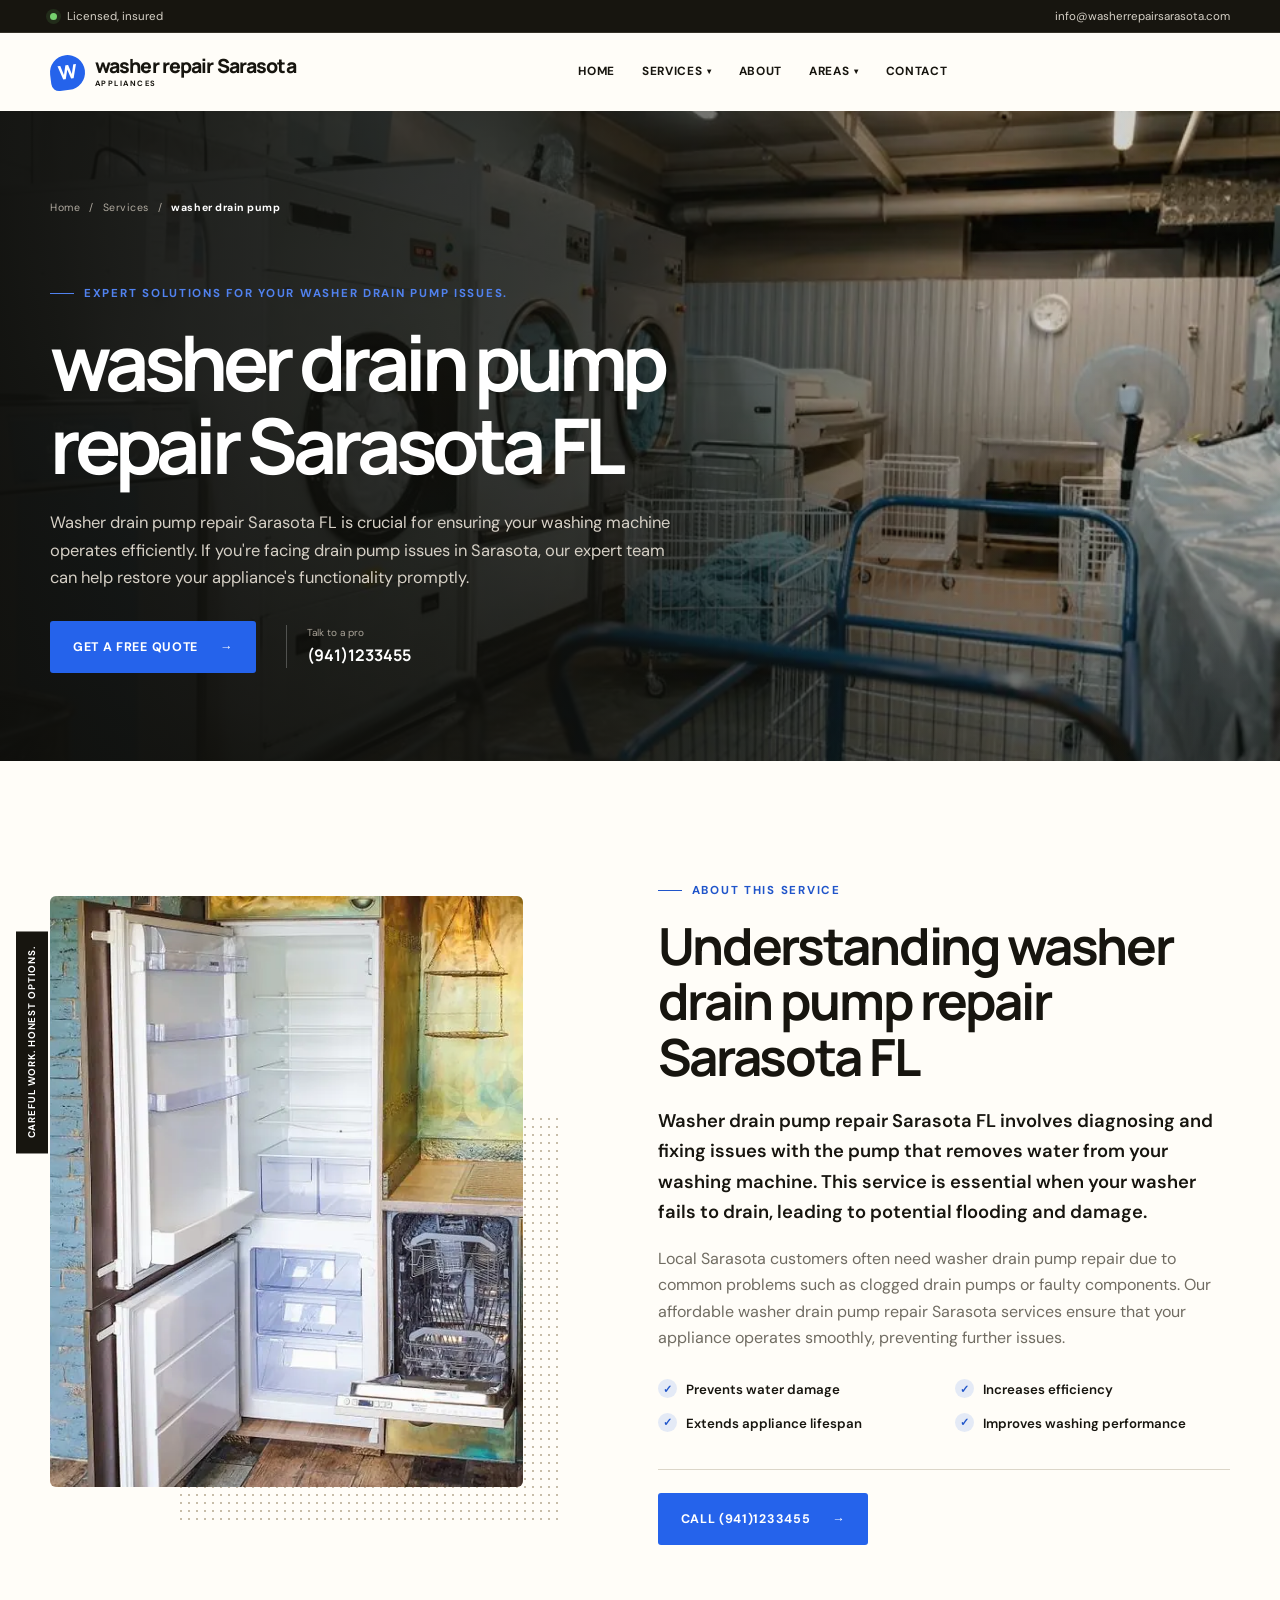
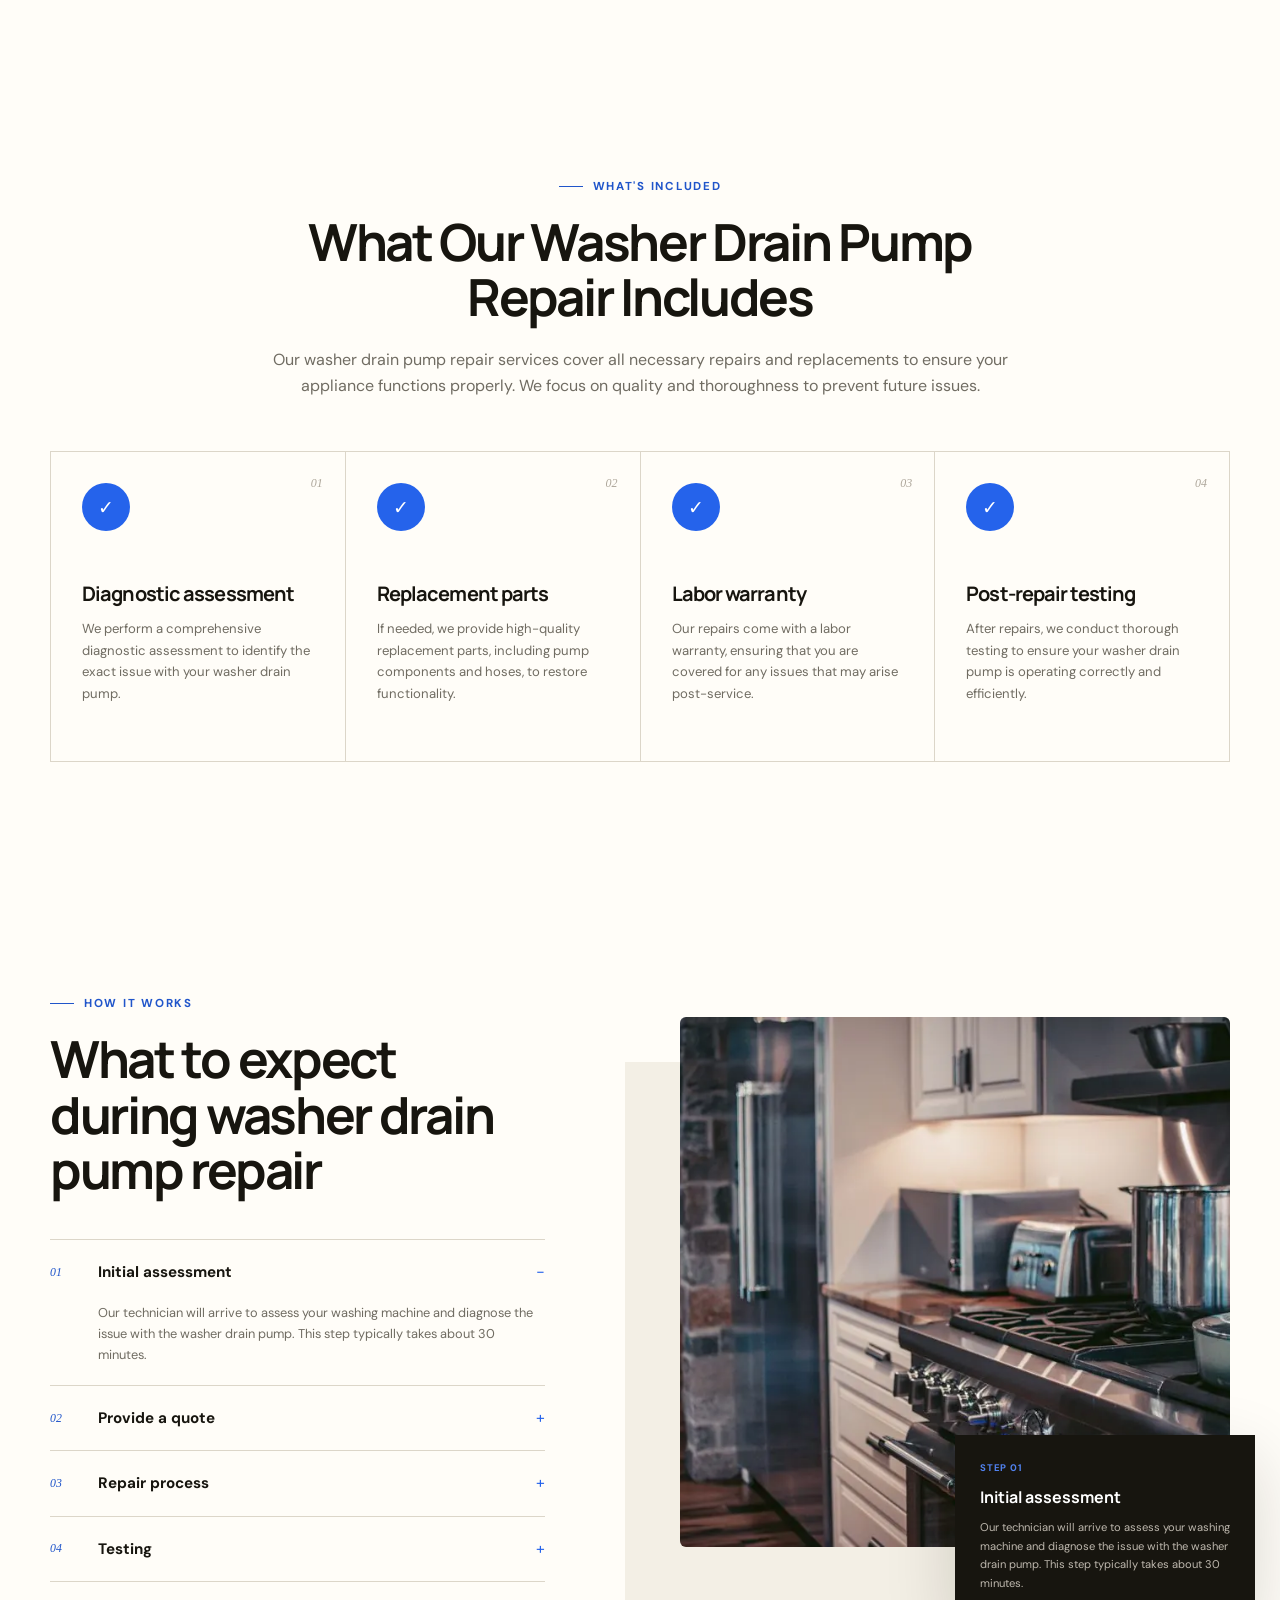
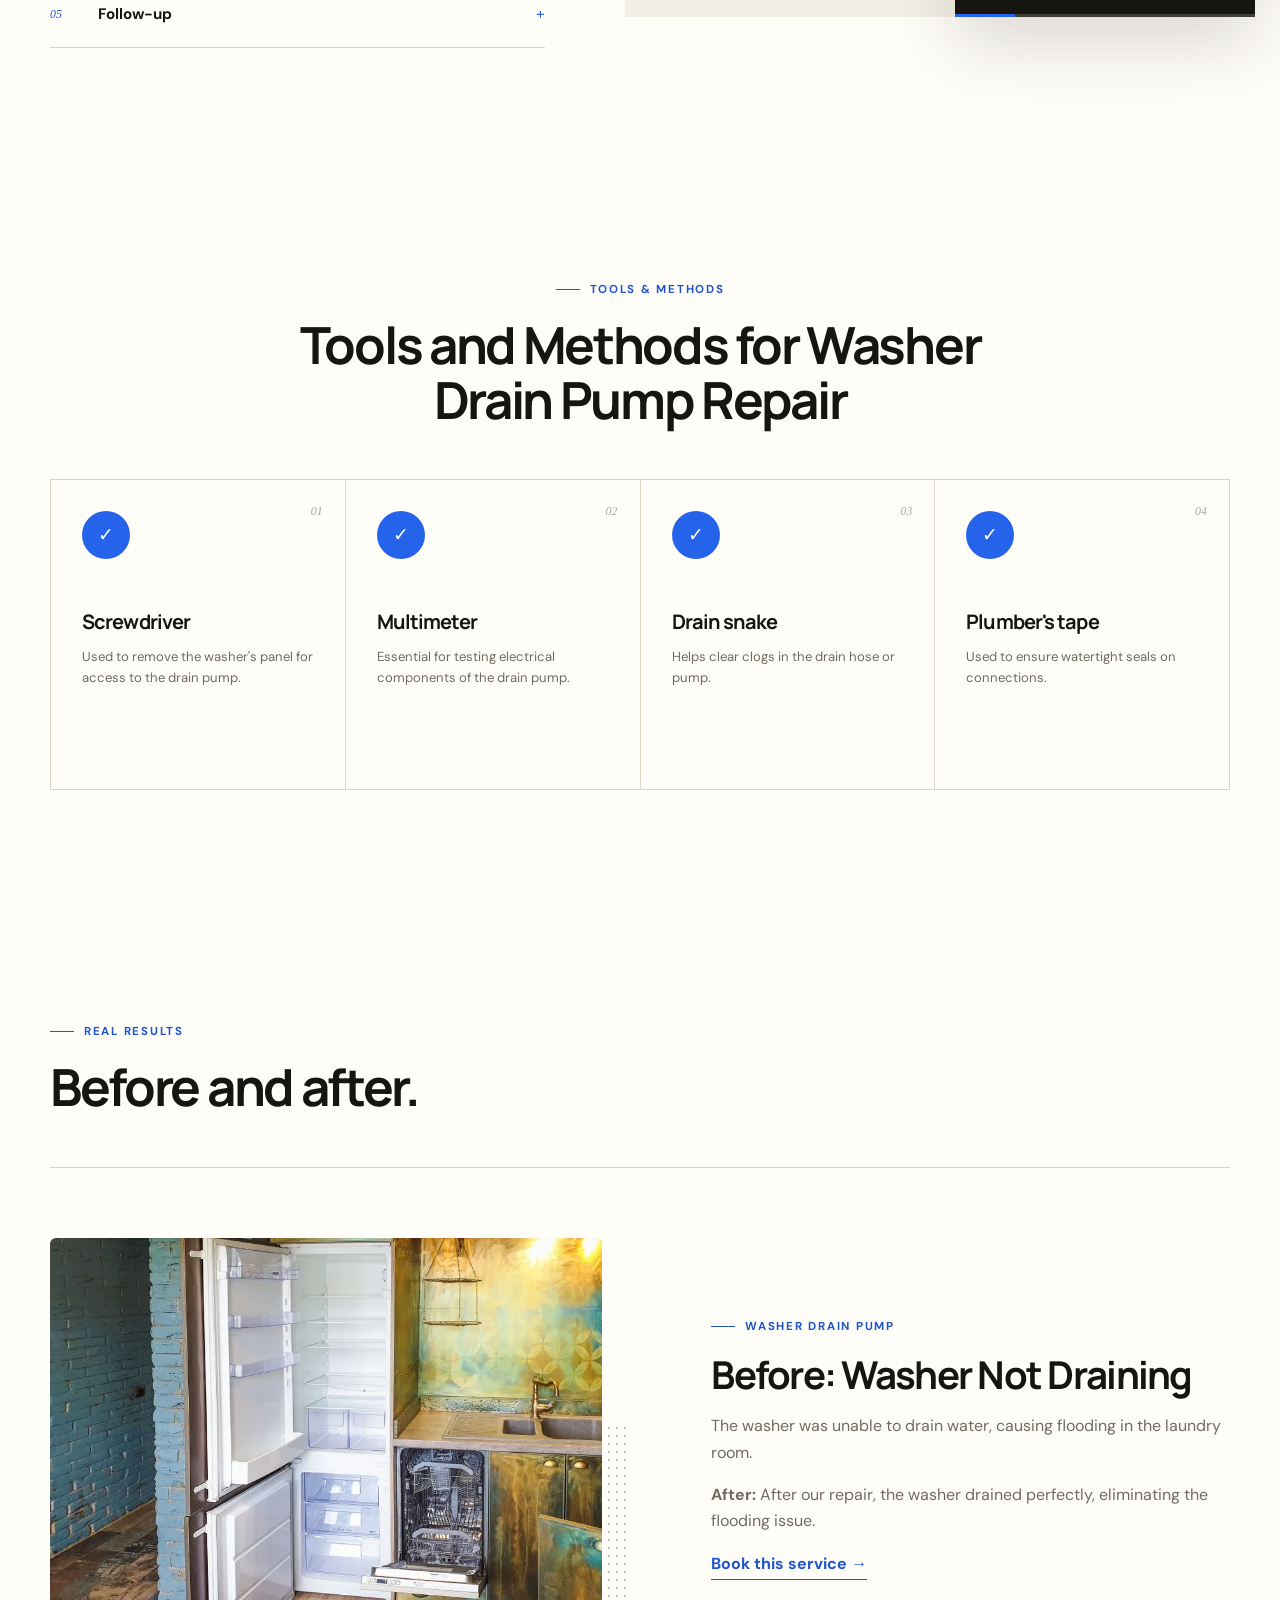
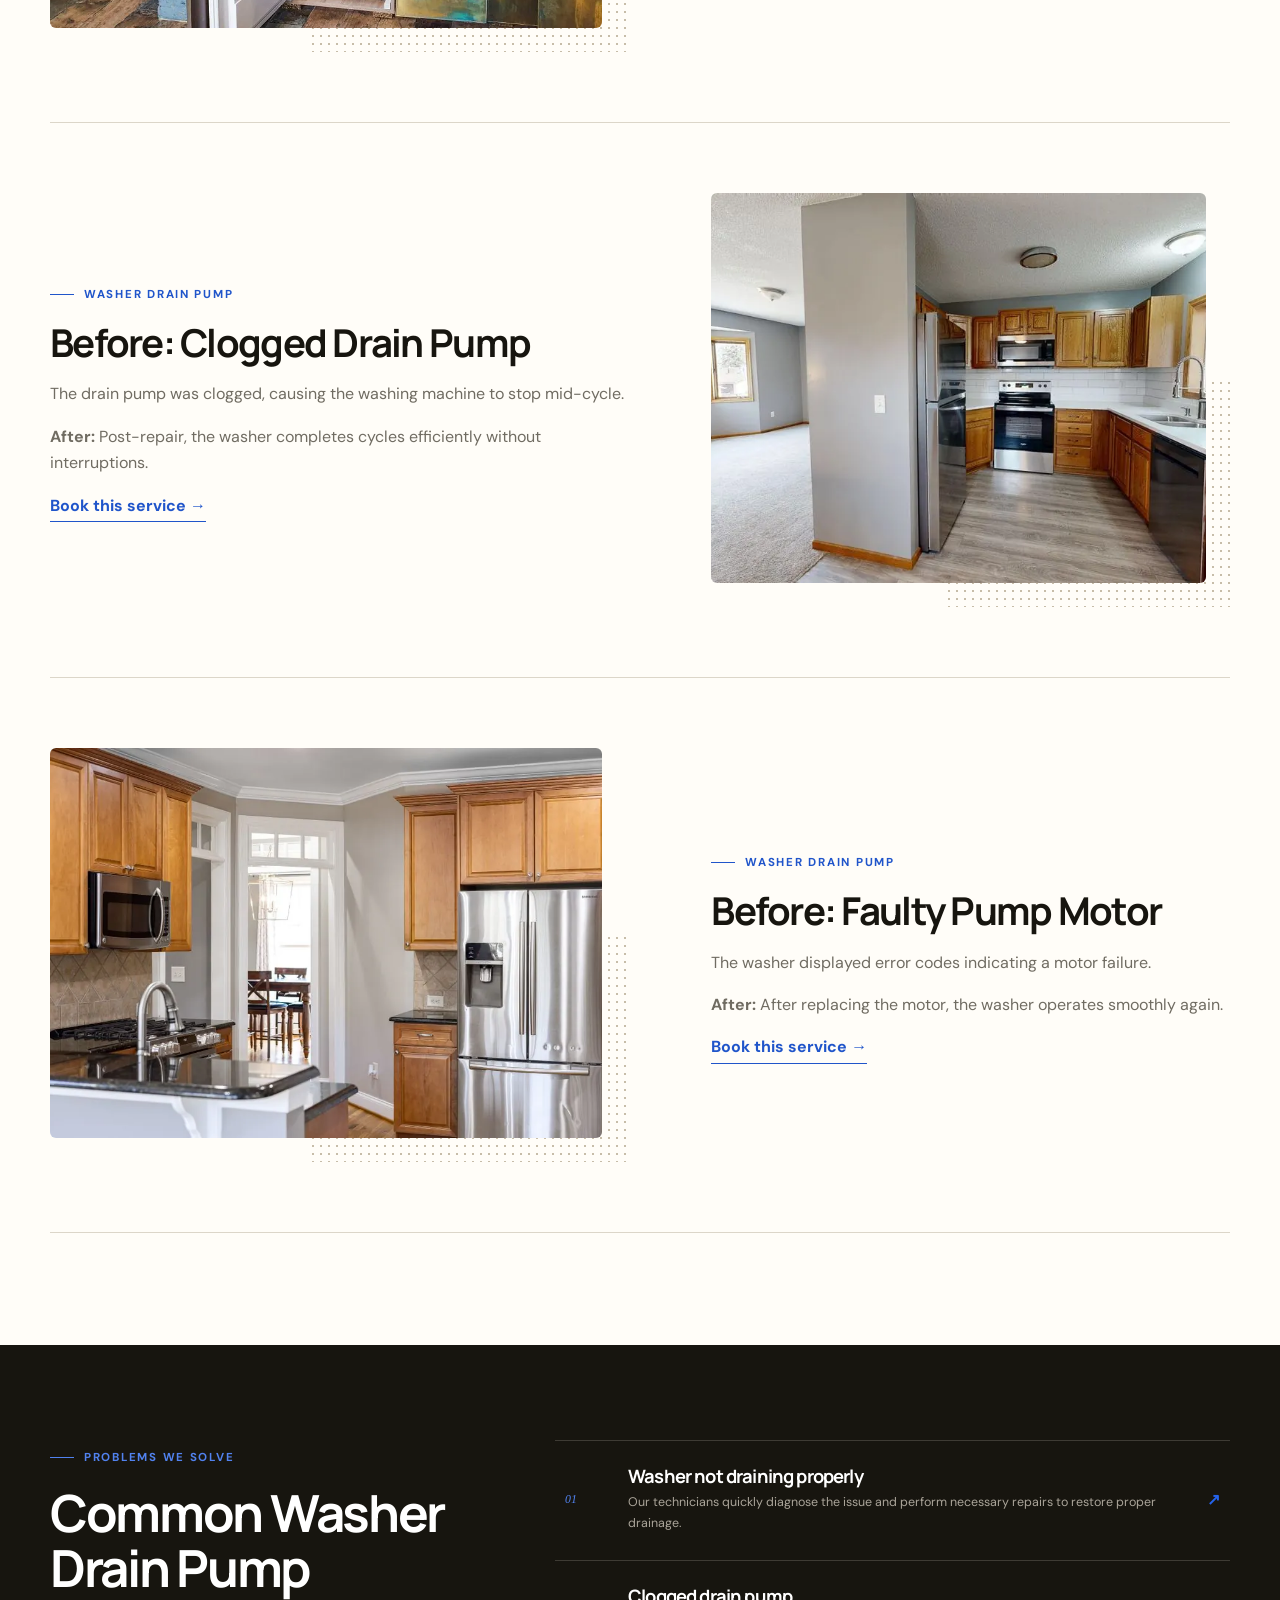
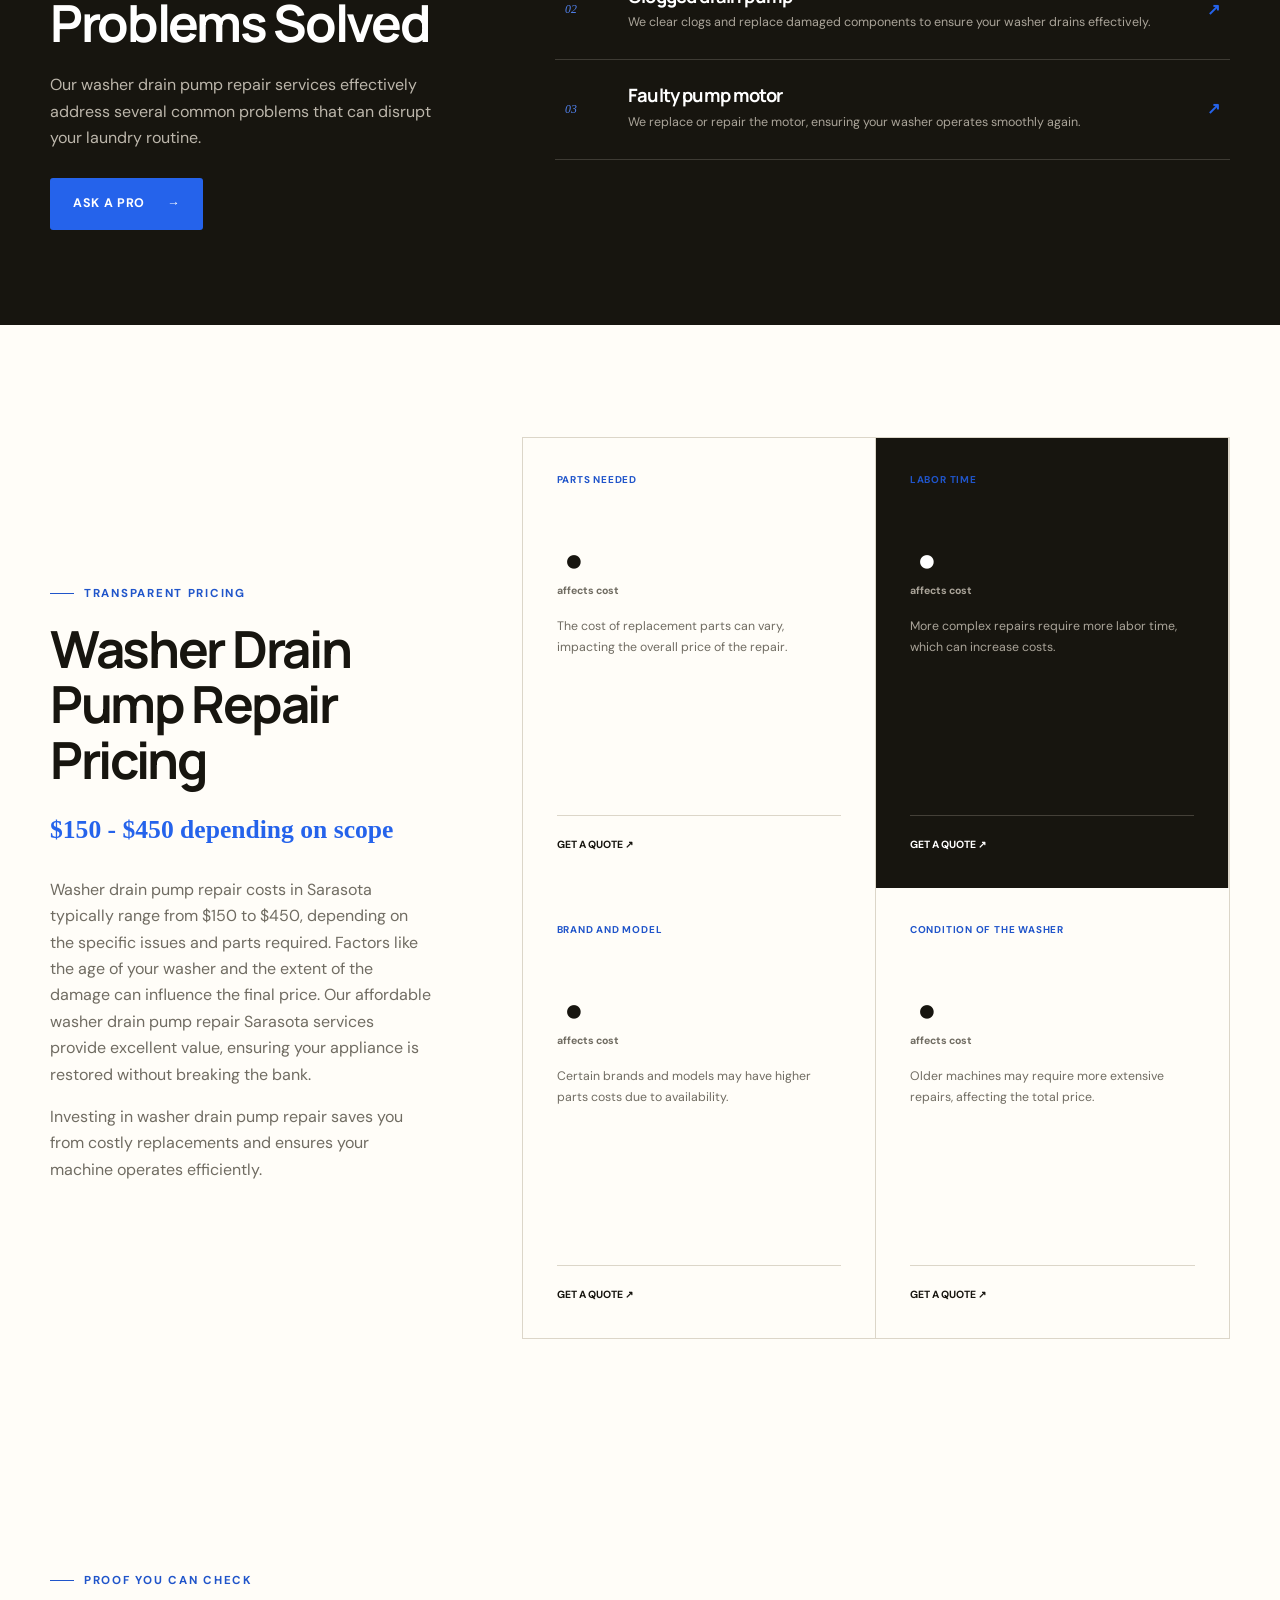
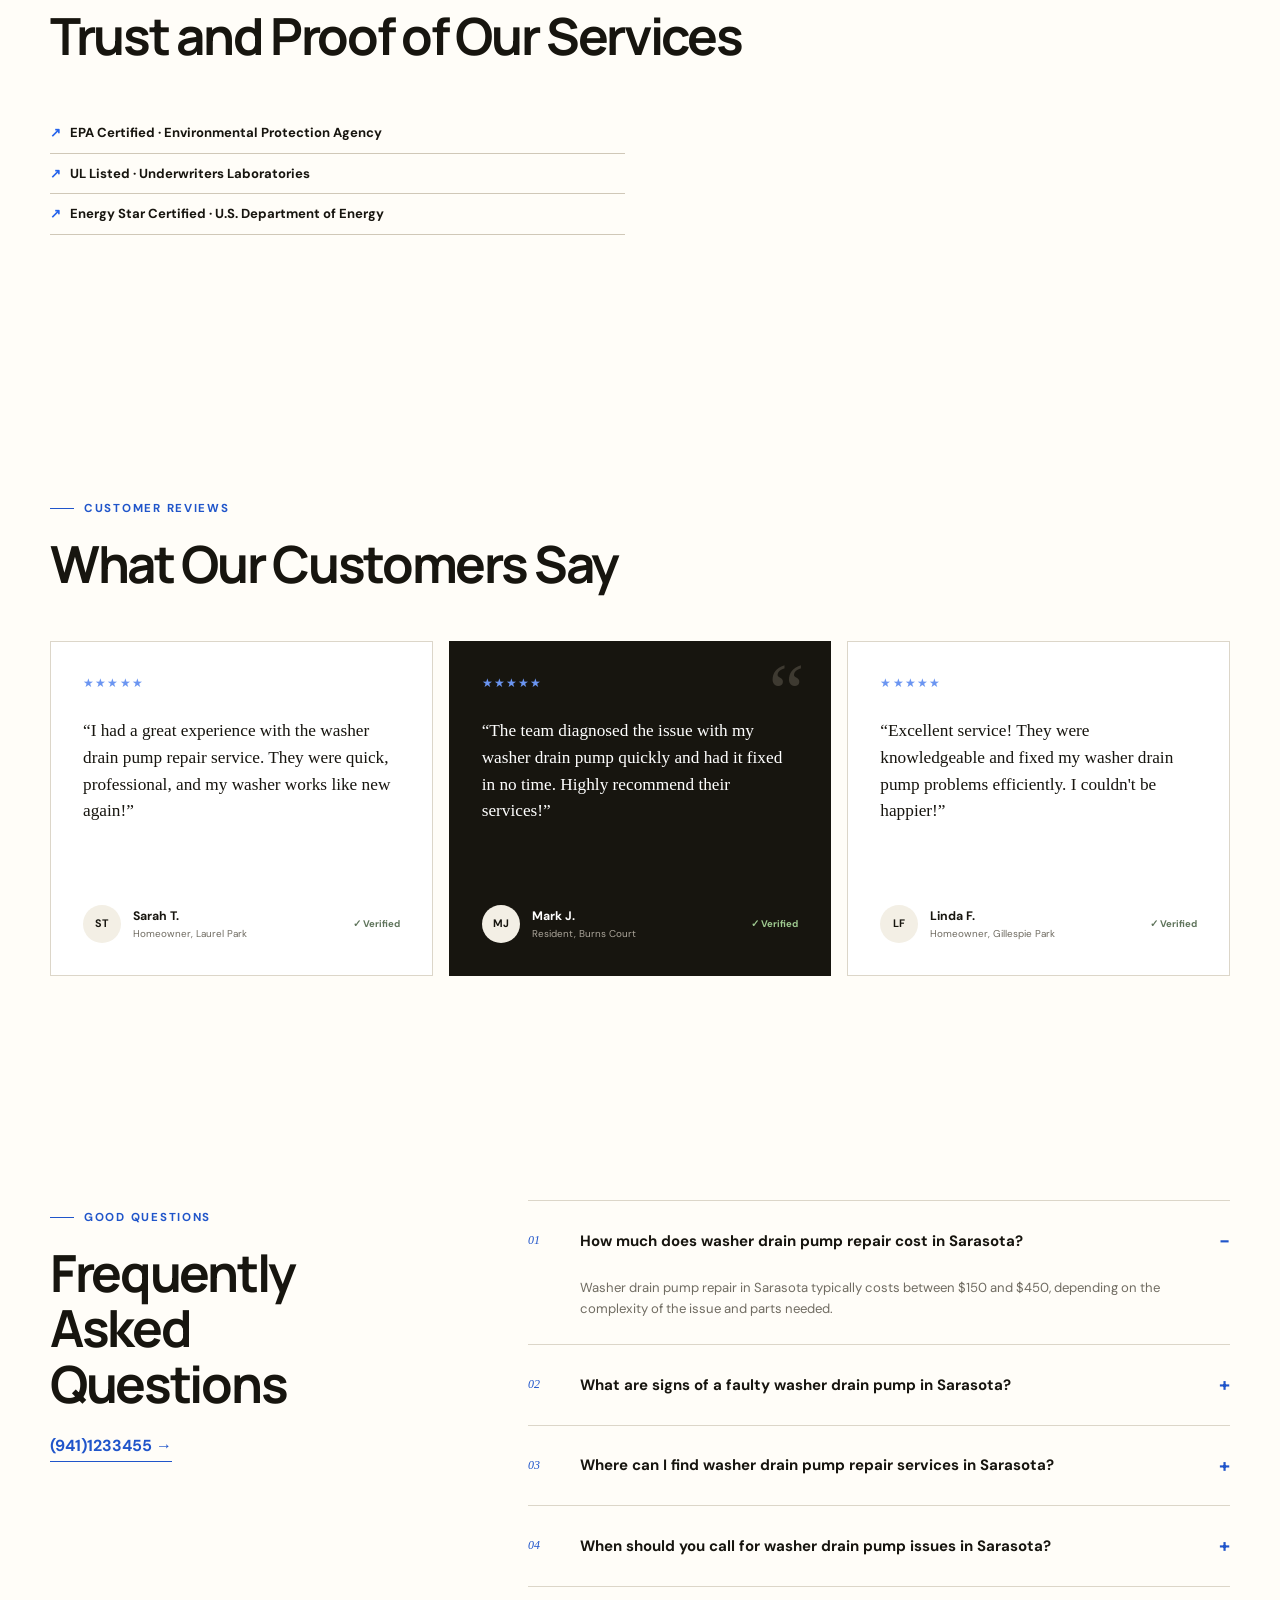
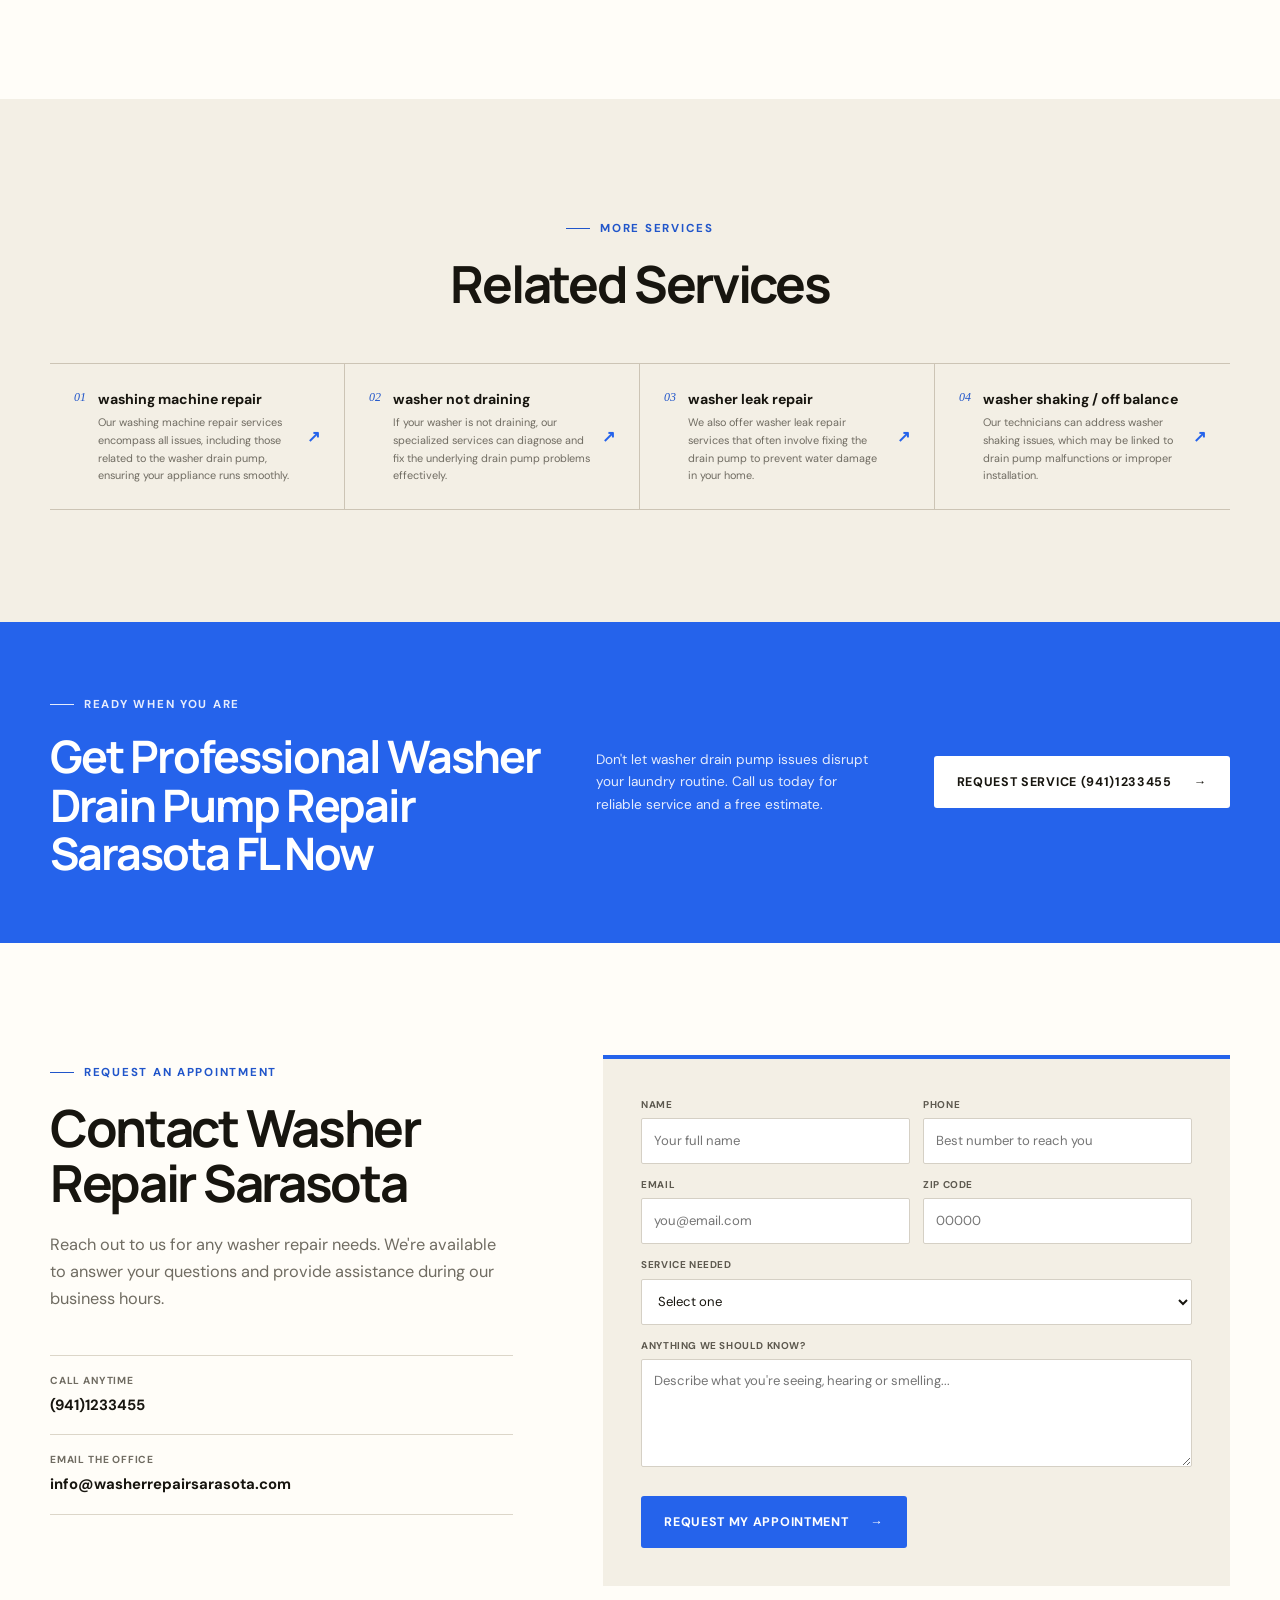
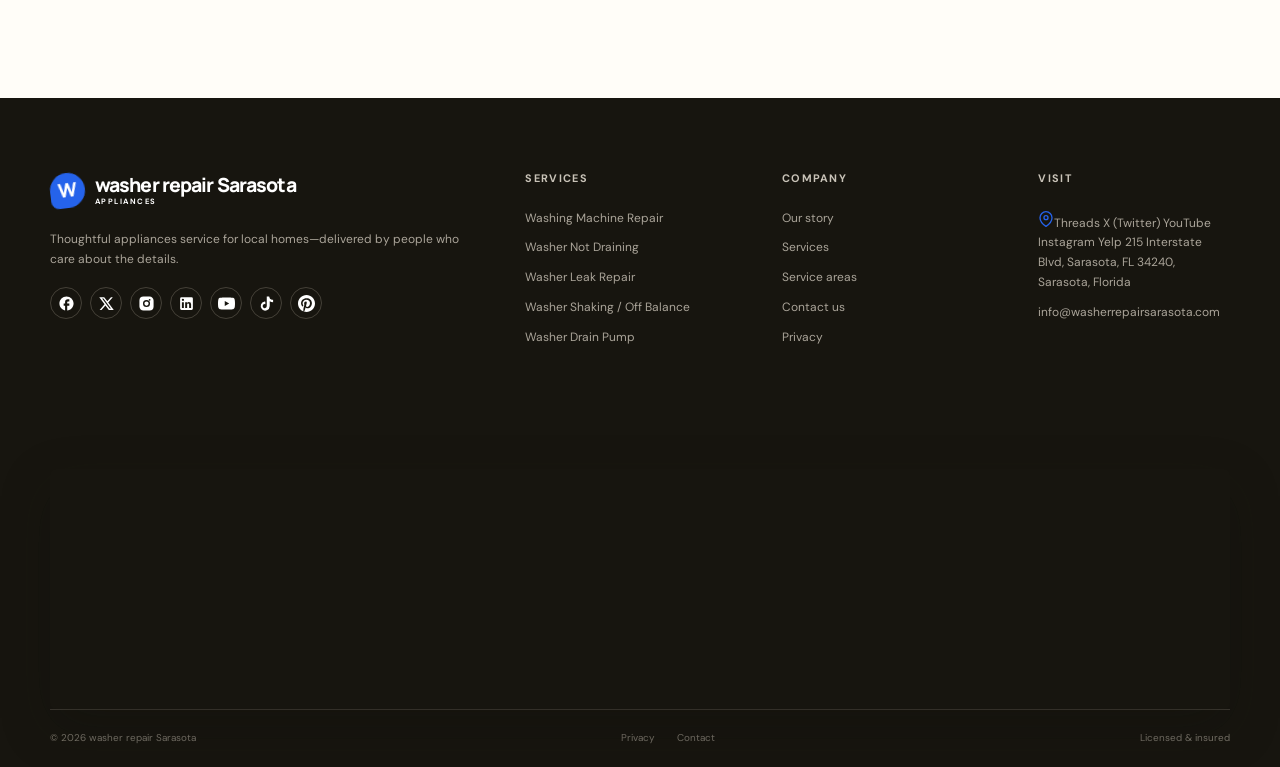
<file: washer-drain-pump.html>
<!doctype html>
<html lang="en" class="scroll-smooth">
  <head>
    <meta charset="UTF-8" />
    <meta name="viewport" content="width=device-width, initial-scale=1.0" />
    <title>Washer Drain Pump Repair Sarasota FL | Pump Replacement</title>
    <meta name="description" content="Washer drain pump repair in Sarasota, FL. We diagnose and fix clogged or faulty drain pumps so your washing machine drains properly again.">
    <meta name="robots" content="index, follow">
    <link rel="canonical" href="https://washerrepair-sarasota.vercel.app/washer-drain-pump">
    
    <link rel="preload" as="image" href="assets/images/gen/washer-drain-pump-13d7c9bf.webp" fetchpriority="high">
    <script type="application/ld+json">
{
  "@context": "https://schema.org",
  "@type": "Service",
  "@id": "https://washerrepair-sarasota.vercel.app/washer-drain-pump#service",
  "name": "washer drain pump",
  "url": "https://washerrepair-sarasota.vercel.app/washer-drain-pump",
  "provider": {
    "@type": "LocalBusiness",
    "@id": "https://washerrepair-sarasota.vercel.app/#localbusiness",
    "name": "washer repair Sarasota ",
    "telephone": "(941)1233455"
  },
  "areaServed": [
    {
      "@type": "AdministrativeArea",
      "name": "Sarasota"
    },
    {
      "@type": "AdministrativeArea",
      "name": "Laurel Park"
    },
    {
      "@type": "AdministrativeArea",
      "name": "Burns Court"
    },
    {
      "@type": "AdministrativeArea",
      "name": "Gillespie Park"
    }
  ],
  "offers": {
    "@type": "Offer",
    "url": "https://washerrepair-sarasota.vercel.app/washer-drain-pump",
    "availability": "https://schema.org/InStock"
  }
}
</script>
<script type="application/ld+json">
{
  "@context": "https://schema.org",
  "@type": "LocalBusiness",
  "@id": "https://washerrepair-sarasota.vercel.app/#localbusiness",
  "name": "washer repair Sarasota ",
  "telephone": "(941)1233455",
  "aggregateRating": {
    "@type": "AggregateRating",
    "ratingValue": "5.0",
    "reviewCount": 3,
    "bestRating": "5",
    "worstRating": "1"
  },
  "review": [
    {
      "@type": "Review",
      "author": {
        "@type": "Person",
        "name": "Sarah T."
      },
      "reviewRating": {
        "@type": "Rating",
        "ratingValue": "5",
        "bestRating": "5",
        "worstRating": "1"
      },
      "reviewBody": "I had a great experience with the washer drain pump repair service. They were quick, professional, and my washer works like new again!"
    },
    {
      "@type": "Review",
      "author": {
        "@type": "Person",
        "name": "Mark J."
      },
      "reviewRating": {
        "@type": "Rating",
        "ratingValue": "5",
        "bestRating": "5",
        "worstRating": "1"
      },
      "reviewBody": "The team diagnosed the issue with my washer drain pump quickly and had it fixed in no time. Highly recommend their services!"
    },
    {
      "@type": "Review",
      "author": {
        "@type": "Person",
        "name": "Linda F."
      },
      "reviewRating": {
        "@type": "Rating",
        "ratingValue": "5",
        "bestRating": "5",
        "worstRating": "1"
      },
      "reviewBody": "Excellent service! They were knowledgeable and fixed my washer drain pump problems efficiently. I couldn't be happier!"
    }
  ]
}
</script>
<script type="application/ld+json">
{
  "@context": "https://schema.org",
  "@type": "FAQPage",
  "mainEntity": [
    {
      "@type": "Question",
      "name": "How much does washer drain pump repair cost in Sarasota?",
      "acceptedAnswer": {
        "@type": "Answer",
        "text": "Washer drain pump repair in Sarasota typically costs between $150 and $450, depending on the complexity of the issue and parts needed."
      }
    },
    {
      "@type": "Question",
      "name": "What are signs of a faulty washer drain pump in Sarasota?",
      "acceptedAnswer": {
        "@type": "Answer",
        "text": "Common signs include water not draining, unusual noises, and error codes on the machine. If you notice these, it's time for a washer drain pump repair Sarasota."
      }
    },
    {
      "@type": "Question",
      "name": "Where can I find washer drain pump repair services in Sarasota?",
      "acceptedAnswer": {
        "@type": "Answer",
        "text": "You can find reliable washer drain pump repair services in Sarasota by searching online or contacting local appliance repair professionals for recommendations."
      }
    },
    {
      "@type": "Question",
      "name": "When should you call for washer drain pump issues in Sarasota?",
      "acceptedAnswer": {
        "@type": "Answer",
        "text": "If your washing machine is not draining properly or showing signs of flooding, it's crucial to call for washer drain pump repair services immediately."
      }
    }
  ]
}
</script>
    <script type="application/ld+json">
{
  "@context": "https://schema.org",
  "@type": "BreadcrumbList",
  "itemListElement": [
    {
      "@type": "ListItem",
      "position": 1,
      "name": "Home",
      "item": "https://washerrepair-sarasota.vercel.app/"
    },
    {
      "@type": "ListItem",
      "position": 2,
      "name": "Services",
      "item": "https://washerrepair-sarasota.vercel.app/services"
    },
    {
      "@type": "ListItem",
      "position": 3,
      "name": "washer drain pump",
      "item": "https://washerrepair-sarasota.vercel.app/washer-drain-pump"
    }
  ]
}
</script>
    <meta property="og:type" content="article">
    <meta property="og:title" content="Washer Drain Pump Repair Sarasota FL | Pump Replacement">
    <meta property="og:description" content="Washer drain pump repair in Sarasota, FL. We diagnose and fix clogged or faulty drain pumps so your washing machine drains properly again.">
    <meta property="og:image" content="{{SITE_BASE_URL}}/assets/images/gen/washer-drain-pump-13d7c9bf.webp">
    <meta name="twitter:card" content="summary_large_image">
    <meta name="twitter:title" content="Washer Drain Pump Repair Sarasota FL | Pump Replacement">
    <meta name="twitter:description" content="Washer drain pump repair in Sarasota, FL. We diagnose and fix clogged or faulty drain pumps so your washing machine drains properly again.">
    <link rel="icon" href="data:image/svg+xml,%3Csvg%20xmlns=%27http://www.w3.org/2000/svg%27%20viewBox=%270%200%2032%2032%27%3E%3Crect%20width=%2732%27%20height=%2732%27%20rx=%277%27%20fill=%27%232563EB%27/%3E%3Ctext%20x=%2716%27%20y=%2723%27%20font-family=%27Arial,sans-serif%27%20font-size=%2719%27%20font-weight=%27700%27%20fill=%27%23ffffff%27%20text-anchor=%27middle%27%3EW%3C/text%3E%3C/svg%3E" />
    <script>window.__RL_LEADS={siteId:"6abde9d0a2c0fee5111ff2b7",apiBase:["https:","","ranklocal.cc"].join("/"),turnstileSiteKey:""};</script>
    <link rel="preload" href="assets/fonts/dm-sans.woff2" as="font" type="font/woff2" crossorigin />
    <link rel="preload" href="assets/fonts/manrope.woff2" as="font" type="font/woff2" crossorigin />
    <link rel="stylesheet" href="assets/global.css" />
  </head>
  <body id="top">
    
<div id="navbar-container">
  <header class="site-header">
    <div class="utility-bar">
      <div class="shell utility-inner">
        <p><span class="status-dot"></span> Licensed, insured</p>
        <div><span><a href="mailto:info@washerrepairsarasota.com" style="color:inherit;text-decoration:none;">info@washerrepairsarasota.com</a></span></div>
      </div>
    </div>
    <nav class="main-nav shell" aria-label="Main navigation">
      <a class="brand" href="/" aria-label="washer repair Sarasota  home">
        <span class="brand-mark">W</span>
        <span>washer repair Sarasota <small>APPLIANCES </small></span>
      </a>
      <button class="nav-toggle" type="button" aria-expanded="false" aria-controls="site-menu">
        <span></span><span></span><span></span><span class="sr-only">Toggle menu</span>
      </button>
      <div class="nav-links" id="site-menu">
        <a href="/">Home</a>
        <span class="nav-dd">
        <a href="services">Services <span class="nav-dd-caret">&#9662;</span></a>
        <div class="nav-dd-panel">
          <!-- RL-AUTO:nav-services START -->
<a href="washing-machine-repair">Washing Machine Repair</a><a href="washer-not-draining">Washer Not Draining</a><a href="washer-leak-repair">Washer Leak Repair</a><a href="washer-shaking-off-balance">Washer Shaking / Off Balance</a><a href="washer-drain-pump">Washer Drain Pump</a>
<!-- RL-AUTO:nav-services END -->
          <a class="nav-dd-all" href="services">All services &rarr;</a>
        </div>
      </span>
        <a href="about">About</a>
        <span class="nav-dd">
        <a href="locations">Areas <span class="nav-dd-caret">&#9662;</span></a>
        <div class="nav-dd-panel">
          <!-- RL-AUTO:nav-locations START --><a href="appliances-laurel-park">Laurel Park</a><a href="appliances-burns-court">Burns Court</a><a href="appliances-gillespie-park">Gillespie Park</a><!-- RL-AUTO:nav-locations END -->
          <a class="nav-dd-all" href="locations">All service areas &rarr;</a>
        </div>
      </span>
        
        <a href="contact">Contact</a>
      </div>
      
    </nav>
  </header>
</div>
    <main>
      
  <div id="hero-container">
    <section class="location-hero">
      <div class="location-hero-image" style="background-image:url('assets/images/gen/washer-drain-pump-13d7c9bf.webp');" aria-hidden="true"></div>
      <div class="location-hero-overlay"></div>
      <div class="shell location-hero-inner">
        <div class="location-hero-copy" data-sal="slide-up" data-sal-duration="650">
          <nav class="breadcrumbs" aria-label="Breadcrumb"><a href="/">Home</a><span>/</span><a href="services">Services</a><span>/</span><strong>washer drain pump</strong></nav>
          <span class="eyebrow eyebrow-light"><span></span> Expert solutions for your washer drain pump issues.</span>
          <h1>washer drain pump repair Sarasota FL</h1>
          <p>Washer drain pump repair Sarasota FL is crucial for ensuring your washing machine operates efficiently. If you're facing drain pump issues in Sarasota, our expert team can help restore your appliance's functionality promptly.</p>
          <div class="location-hero-actions">
            <a class="button button-primary" href="tel:9411233455">Get a free quote <span>&#8594;</span></a>
            <a class="location-call-link" href="tel:9411233455"><small>Talk to a pro</small><strong>(941)1233455</strong></a>
          </div>
        </div>
      </div>
    </section>
  </div>
      
  <div id="about-container">
    <section class="section about-section">
      <div class="shell split-layout">
        <div class="image-stack" data-sal="slide-right"><img src="assets/images/gen/noise-during-spin-cycles-eliminated-38748f12.webp" alt="washer drain pump you can count on" loading="lazy" /><div class="image-caption">Careful work. Honest options.</div></div>
        <div class="section-copy" data-sal="slide-up">
          <span class="eyebrow"><span></span> About this service</span>
          <h2>Understanding washer drain pump repair Sarasota FL</h2>
          <p class="lead">Washer drain pump repair Sarasota FL involves diagnosing and fixing issues with the pump that removes water from your washing machine. This service is essential when your washer fails to drain, leading to potential flooding and damage.</p><p>Local Sarasota customers often need washer drain pump repair due to common problems such as clogged drain pumps or faulty components. Our affordable washer drain pump repair Sarasota services ensure that your appliance operates smoothly, preventing further issues.</p>
          <ul class="check-list"><li><span>&#10003;</span> Prevents water damage</li><li><span>&#10003;</span> Increases efficiency</li><li><span>&#10003;</span> Extends appliance lifespan</li><li><span>&#10003;</span> Improves washing performance</li></ul>
          <div class="signature-row"><a class="button button-primary" href="tel:9411233455" style="margin:0;">Call (941)1233455 <span>&#8594;</span></a></div>
        </div>
      </div>
    </section>
  </div>
      
  <div id="why-choose-us-container">
    <section class="section why-section">
      <div class="shell">
        <div class="section-heading centered"><span class="eyebrow"><span></span> What's included</span><h2>What Our Washer Drain Pump Repair Includes</h2><p>Our washer drain pump repair services cover all necessary repairs and replacements to ensure your appliance functions properly. We focus on quality and thoroughness to prevent future issues.</p></div>
        <div class="benefit-grid">
          <article><span class="benefit-number">01</span><div class="mini-icon">&#10003;</div><h3>Diagnostic assessment</h3><p>We perform a comprehensive diagnostic assessment to identify the exact issue with your washer drain pump.</p></article><article><span class="benefit-number">02</span><div class="mini-icon">&#10003;</div><h3>Replacement parts</h3><p>If needed, we provide high-quality replacement parts, including pump components and hoses, to restore functionality.</p></article><article><span class="benefit-number">03</span><div class="mini-icon">&#10003;</div><h3>Labor warranty</h3><p>Our repairs come with a labor warranty, ensuring that you are covered for any issues that may arise post-service.</p></article><article><span class="benefit-number">04</span><div class="mini-icon">&#10003;</div><h3>Post-repair testing</h3><p>After repairs, we conduct thorough testing to ensure your washer drain pump is operating correctly and efficiently.</p></article>
        </div>
      </div>
    </section>
  </div>
      
  <div id="service-process-container">
    <section class="section process-section" id="process">
      <div class="shell process-layout">
        <div class="process-copy">
          <span class="eyebrow"><span></span> How it works</span>
          <h2>What to expect during washer drain pump repair</h2>
          <div class="process-list">
            <article class="active"><button type="button" data-process="0" data-title="Initial assessment" data-desc="Our technician will arrive to assess your washing machine and diagnose the issue with the washer drain pump. This step typically takes about 30 minutes."><span>01</span><strong>Initial assessment</strong></button><p>Our technician will arrive to assess your washing machine and diagnose the issue with the washer drain pump. This step typically takes about 30 minutes.</p></article><article><button type="button" data-process="1" data-title="Provide a quote" data-desc="After the assessment, we will provide you with a detailed quote for the repair, including parts and labor costs, ensuring transparency."><span>02</span><strong>Provide a quote</strong></button><p>After the assessment, we will provide you with a detailed quote for the repair, including parts and labor costs, ensuring transparency.</p></article><article><button type="button" data-process="2" data-title="Repair process" data-desc="Once you approve the quote, our technician will begin the repair process, which usually takes 1-2 hours depending on the complexity of the issue."><span>03</span><strong>Repair process</strong></button><p>Once you approve the quote, our technician will begin the repair process, which usually takes 1-2 hours depending on the complexity of the issue.</p></article><article><button type="button" data-process="3" data-title="Testing" data-desc="After repairs, we will thoroughly test the washer drain pump to ensure it functions correctly and drains efficiently before leaving your home."><span>04</span><strong>Testing</strong></button><p>After repairs, we will thoroughly test the washer drain pump to ensure it functions correctly and drains efficiently before leaving your home.</p></article><article><button type="button" data-process="4" data-title="Follow-up" data-desc="We will provide you with tips on maintaining your washer drain pump and schedule a follow-up if necessary to ensure continued performance."><span>05</span><strong>Follow-up</strong></button><p>We will provide you with tips on maintaining your washer drain pump and schedule a follow-up if necessary to ensure continued performance.</p></article>
          </div>
        </div>
        <div class="process-visual" data-sal="slide-left">
          <img src="assets/images/gen/professional-washer-not-draining-in-sarasota-773e684d.webp" alt="washer drain pump" loading="lazy" />
          <div class="process-card"><small id="process-step">STEP 01</small><strong id="process-title">Initial assessment</strong><p id="process-description">Our technician will arrive to assess your washing machine and diagnose the issue with the washer drain pump. This step typically takes about 30 minutes.</p></div>
          <div class="process-meter"><span style="width:20%"></span></div>
        </div>
      </div>
    </section>
  </div>
      
  <div id="tools-container">
    <section class="section why-section">
      <div class="shell">
        <div class="section-heading centered"><span class="eyebrow"><span></span> Tools &amp; methods</span><h2>Tools and Methods for Washer Drain Pump Repair</h2></div>
        <div class="benefit-grid">
          <article><span class="benefit-number">01</span><div class="mini-icon">&#10003;</div><h3>Screwdriver</h3><p>Used to remove the washer's panel for access to the drain pump.</p></article><article><span class="benefit-number">02</span><div class="mini-icon">&#10003;</div><h3>Multimeter</h3><p>Essential for testing electrical components of the drain pump.</p></article><article><span class="benefit-number">03</span><div class="mini-icon">&#10003;</div><h3>Drain snake</h3><p>Helps clear clogs in the drain hose or pump.</p></article><article><span class="benefit-number">04</span><div class="mini-icon">&#10003;</div><h3>Plumber's tape</h3><p>Used to ensure watertight seals on connections.</p></article>
        </div>
      </div>
    </section>
  </div>
      
  <div id="per-service-city-blocks-container">
    <section class="section city-service-details">
      <div class="shell">
        <div class="section-heading"><span class="eyebrow"><span></span> Real results</span><h2>Before and after.</h2></div>
        <article class="city-service-row"><div class="city-service-media"><img src="assets/images/gen/noise-during-spin-cycles-eliminated-38748f12.webp" alt="Before: Washer Not Draining" loading="lazy" /></div><div><span class="eyebrow"><span></span> washer drain pump</span><h3>Before: Washer Not Draining</h3><p>The washer was unable to drain water, causing flooding in the laundry room.</p><p><strong>After: </strong>After our repair, the washer drained perfectly, eliminating the flooding issue.</p><a class="text-link" href="tel:9411233455">Book this service &#8594;</a></div></article><article class="city-service-row city-service-row-reverse"><div class="city-service-media"><img src="assets/images/gen/our-washer-repair-process-153a0f94.webp" alt="Before: Clogged Drain Pump" loading="lazy" /></div><div><span class="eyebrow"><span></span> washer drain pump</span><h3>Before: Clogged Drain Pump</h3><p>The drain pump was clogged, causing the washing machine to stop mid-cycle.</p><p><strong>After: </strong>Post-repair, the washer completes cycles efficiently without interruptions.</p><a class="text-link" href="tel:9411233455">Book this service &#8594;</a></div></article><article class="city-service-row"><div class="city-service-media"><img src="assets/images/gen/privacy-policy-6d7b833b.webp" alt="Before: Faulty Pump Motor" loading="lazy" /></div><div><span class="eyebrow"><span></span> washer drain pump</span><h3>Before: Faulty Pump Motor</h3><p>The washer displayed error codes indicating a motor failure.</p><p><strong>After: </strong>After replacing the motor, the washer operates smoothly again.</p><a class="text-link" href="tel:9411233455">Book this service &#8594;</a></div></article>
      </div>
    </section>
  </div>
      
  <div id="problems-solved-container">
    <section class="problems-section">
      <div class="shell problems-grid">
        <div class="problems-intro"><span class="eyebrow eyebrow-light"><span></span> Problems we solve</span><h2>Common Washer Drain Pump Problems Solved</h2><p>Our washer drain pump repair services effectively address several common problems that can disrupt your laundry routine.</p><a class="button button-primary" href="tel:9411233455">Ask a pro <span>&#8594;</span></a></div>
        <div class="problem-list"><article><span>01</span><div><h3>Washer not draining properly</h3><p>Our technicians quickly diagnose the issue and perform necessary repairs to restore proper drainage.</p></div><b>&#8599;</b></article><article><span>02</span><div><h3>Clogged drain pump</h3><p>We clear clogs and replace damaged components to ensure your washer drains effectively.</p></div><b>&#8599;</b></article><article><span>03</span><div><h3>Faulty pump motor</h3><p>We replace or repair the motor, ensuring your washer operates smoothly again.</p></div><b>&#8599;</b></article></div>
      </div>
    </section>
  </div>
      
  <div id="pricing-container">
    <section class="section local-pricing">
      <div class="shell local-pricing-layout">
        <div><span class="eyebrow"><span></span> Transparent pricing</span><h2>Washer Drain Pump Repair Pricing</h2><p style="font-family:var(--font-serif);font-size:1.6rem;color:var(--orange);font-weight:700;">$150 - $450 depending on scope</p><p>Washer drain pump repair costs in Sarasota typically range from $150 to $450, depending on the specific issues and parts required. Factors like the age of your washer and the extent of the damage can influence the final price. Our affordable washer drain pump repair Sarasota services provide excellent value, ensuring your appliance is restored without breaking the bank.</p><p>Investing in washer drain pump repair saves you from costly replacements and ensures your machine operates efficiently.</p></div>
        <div class="local-price-cards"><article><span>Parts needed</span><h3>&#8226;<small>affects cost</small></h3><p>The cost of replacement parts can vary, impacting the overall price of the repair.</p><a href="tel:9411233455">Get a quote &#8599;</a></article><article class="local-price-featured"><span>Labor time</span><h3>&#8226;<small>affects cost</small></h3><p>More complex repairs require more labor time, which can increase costs.</p><a href="tel:9411233455">Get a quote &#8599;</a></article><article><span>Brand and model</span><h3>&#8226;<small>affects cost</small></h3><p>Certain brands and models may have higher parts costs due to availability.</p><a href="tel:9411233455">Get a quote &#8599;</a></article><article><span>Condition of the washer</span><h3>&#8226;<small>affects cost</small></h3><p>Older machines may require more extensive repairs, affecting the total price.</p><a href="tel:9411233455">Get a quote &#8599;</a></article></div>
      </div>
    </section>
  </div>
      
  <div id="trust-proof-container">
    <section class="section review-section">
      <div class="shell">
        <div class="review-heading"><div><span class="eyebrow"><span></span> Proof you can check</span><h2>Trust and Proof of Our Services</h2></div></div>
        <div class="area-columns" style="margin-bottom:2rem;"><ul><li>EPA Certified &middot; Environmental Protection Agency</li><li>UL Listed &middot; Underwriters Laboratories</li><li>Energy Star Certified &middot; U.S. Department of Energy</li></ul></div>
        
      </div>
    </section>
  </div>
      
  <div id="testimonials-container">
    <section class="section review-section" id="reviews">
      <div class="shell">
        <div class="review-heading"><div><span class="eyebrow"><span></span> Customer reviews</span><h2>What Our Customers Say</h2></div></div>
        <div class="review-grid"><article><div class="stars">★★★★★</div><blockquote>&ldquo;I had a great experience with the washer drain pump repair service. They were quick, professional, and my washer works like new again!&rdquo;</blockquote><div><span class="avatar">ST</span><p><strong>Sarah T.</strong><small>Homeowner, Laurel Park</small></p><span class="verified">&#10003; Verified</span></div></article><article class="review-featured"><div class="quote-mark">&ldquo;</div><div class="stars">★★★★★</div><blockquote>&ldquo;The team diagnosed the issue with my washer drain pump quickly and had it fixed in no time. Highly recommend their services!&rdquo;</blockquote><div><span class="avatar">MJ</span><p><strong>Mark J.</strong><small>Resident, Burns Court</small></p><span class="verified">&#10003; Verified</span></div></article><article><div class="stars">★★★★★</div><blockquote>&ldquo;Excellent service! They were knowledgeable and fixed my washer drain pump problems efficiently. I couldn't be happier!&rdquo;</blockquote><div><span class="avatar">LF</span><p><strong>Linda F.</strong><small>Homeowner, Gillespie Park</small></p><span class="verified">&#10003; Verified</span></div></article></div>
      </div>
    </section>
  </div>
      
  <div id="faq-container">
    <section class="section faq-section">
      <div class="shell faq-layout">
        <div class="faq-intro"><span class="eyebrow"><span></span> Good questions</span><h2>Frequently Asked Questions</h2><a class="text-link" href="tel:9411233455">(941)1233455 &#8594;</a></div>
        <div class="accordion"><article class="open"><button type="button" aria-expanded="true"><span>01</span><strong>How much does washer drain pump repair cost in Sarasota?</strong><b>&minus;</b></button><div class="accordion-panel"><p>Washer drain pump repair in Sarasota typically costs between $150 and $450, depending on the complexity of the issue and parts needed.</p></div></article><article><button type="button" aria-expanded="false"><span>02</span><strong>What are signs of a faulty washer drain pump in Sarasota?</strong><b>+</b></button><div class="accordion-panel"><p>Common signs include water not draining, unusual noises, and error codes on the machine. If you notice these, it's time for a washer drain pump repair Sarasota.</p></div></article><article><button type="button" aria-expanded="false"><span>03</span><strong>Where can I find washer drain pump repair services in Sarasota?</strong><b>+</b></button><div class="accordion-panel"><p>You can find reliable washer drain pump repair services in Sarasota by searching online or contacting local appliance repair professionals for recommendations.</p></div></article><article><button type="button" aria-expanded="false"><span>04</span><strong>When should you call for washer drain pump issues in Sarasota?</strong><b>+</b></button><div class="accordion-panel"><p>If your washing machine is not draining properly or showing signs of flooding, it's crucial to call for washer drain pump repair services immediately.</p></div></article></div>
      </div>
    </section>
  </div>
      
      <!-- RL-AUTO:related-services START -->

  <div id="related-container">
    <section class="section section-ivory">
      <div class="shell">
        <div class="section-heading centered"><span class="eyebrow"><span></span> More services</span><h2>Related Services</h2></div>
        <div class="service-list"><a href="./washing-machine-repair"><span>01</span><strong>washing machine repair</strong><small>Our washing machine repair services encompass all issues, including those related to the washer drain pump, ensuring your appliance runs smoothly.</small><b>&#8599;</b></a><a href="./washer-not-draining"><span>02</span><strong>washer not draining</strong><small>If your washer is not draining, our specialized services can diagnose and fix the underlying drain pump problems effectively.</small><b>&#8599;</b></a><a href="./washer-leak-repair"><span>03</span><strong>washer leak repair</strong><small>We also offer washer leak repair services that often involve fixing the drain pump to prevent water damage in your home.</small><b>&#8599;</b></a><a href="./washer-shaking-off-balance"><span>04</span><strong>washer shaking / off balance</strong><small>Our technicians can address washer shaking issues, which may be linked to drain pump malfunctions or improper installation.</small><b>&#8599;</b></a></div>
      </div>
    </section>
  </div>
<!-- RL-AUTO:related-services END -->
      
  <div id="cta-container">
    <section class="cta-band">
      <div class="shell cta-inner"><div><span class="eyebrow eyebrow-light"><span></span> Ready when you are</span><h2>Get Professional Washer Drain Pump Repair Sarasota FL Now</h2></div><p>Don't let washer drain pump issues disrupt your laundry routine. Call us today for reliable service and a free estimate.</p><a class="button button-light" href="tel:9411233455">Request Service (941)1233455 <span>&#8594;</span></a></div>
    </section>
  </div>
      
  <div id="contact-container">
    <section class="section contact-section" id="contact">
      <div class="shell contact-layout">
        <div class="contact-copy">
          <span class="eyebrow"><span></span> Request an appointment</span>
          <h2>Contact Washer Repair Sarasota</h2>
          <p>Reach out to us for any washer repair needs. We're available to answer your questions and provide assistance during our business hours.</p>
          <div class="contact-details"><a href="tel:9411233455"><small>Call anytime</small><strong>(941)1233455</strong></a><a href="mailto:info@washerrepairsarasota.com"><small>Email the office</small><strong>info@washerrepairsarasota.com</strong></a></div>
        </div>
        <form class="contact-form" id="contact-form" data-t8-form><input type="text" name="_hp" tabindex="-1" autocomplete="off" class="rl-hp" aria-hidden="true" />
          <label><span>Name</span><input type="text" name="name" placeholder="Your full name" required /></label>
          <label><span>Phone</span><input type="tel" name="phone" placeholder="Best number to reach you" required /></label>
          <label><span>Email</span><input type="email" name="email" placeholder="you@email.com" /></label>
          <label><span>ZIP code</span><input type="text" name="zip" placeholder="00000" required /></label>
          <label class="full-field"><span>Service needed</span><select name="service" required><option value="">Select one</option><option>Washing Machine Repair</option><option>Washer Not Draining</option><option>Washer Leak Repair</option><option>Washer Shaking / Off Balance</option><option>Washer Drain Pump</option></select></label>
          <label class="full-field"><span>Anything we should know?</span><textarea name="message" rows="4" placeholder="Describe what you're seeing, hearing or smelling..."></textarea></label>
          <button class="button button-primary" type="submit">Request my appointment <span>&#8594;</span></button>
          <div class="form-success" role="status" aria-live="polite">Request received — our team will be in touch shortly.</div>
        </form>
      </div>
    </section>
  </div>
    </main>
    
<div id="footer-container">
  <footer class="site-footer">
    <div class="shell footer-main">
      <div class="footer-brand">
        <a class="brand brand-light" href="/"><span class="brand-mark">W</span><span>washer repair Sarasota <small>APPLIANCES </small></span></a>
        <p>Thoughtful appliances  service for local homes—delivered by people who care about the details.</p>
        
        <div class="social-links" data-social-links><a href="#" data-social="facebook" aria-label="Facebook"><svg width="17" height="17" viewBox="0 0 24 24" fill="currentColor"><path d="M22 12c0-5.52-4.48-10-10-10S2 6.48 2 12c0 4.84 3.44 8.87 8 9.8V15H8v-3h2V9.5C10 7.57 11.57 6 13.5 6H16v3h-2c-.55 0-1 .45-1 1v2h3v3h-3v6.95c5.05-.5 9-4.76 9-9.95"/></svg></a><a href="#" data-social="x" aria-label="X (Twitter)"><svg width="17" height="17" viewBox="0 0 24 24" fill="currentColor"><path d="M10.488 14.651L15.25 21h7l-7.858-10.478L20.93 3h-2.65l-5.117 5.886L8.75 3h-7l7.51 10.015L2.32 21h2.65zM16.25 19L5.75 5h2l10.5 14z"/></svg></a><a href="#" data-social="instagram" aria-label="Instagram"><svg width="17" height="17" viewBox="0 0 24 24" fill="currentColor"><path d="M7.8 2h8.4C19.4 2 22 4.6 22 7.8v8.4a5.8 5.8 0 0 1-5.8 5.8H7.8C4.6 22 2 19.4 2 16.2V7.8A5.8 5.8 0 0 1 7.8 2m8.65 3.5a1.25 1.25 0 1 0 0 2.5 1.25 1.25 0 0 0 0-2.5M12 7a5 5 0 1 0 0 10 5 5 0 0 0 0-10m0 2a3 3 0 1 1 0 6 3 3 0 0 1 0-6"/></svg></a><a href="#" data-social="linkedin" aria-label="LinkedIn"><svg width="17" height="17" viewBox="0 0 24 24" fill="currentColor"><path d="M19 3a2 2 0 0 1 2 2v14a2 2 0 0 1-2 2H5a2 2 0 0 1-2-2V5a2 2 0 0 1 2-2zm-.5 15.5v-5.3a3.26 3.26 0 0 0-3.26-3.26c-.85 0-1.84.52-2.32 1.3v-1.11h-2.79v8.37h2.79v-4.93c0-.77.62-1.4 1.39-1.4a1.4 1.4 0 0 1 1.4 1.4v4.93zM6.88 8.56a1.68 1.68 0 1 0 0-3.37 1.69 1.69 0 0 0 0 3.37m1.39 9.94v-8.37H5.5v8.37z"/></svg></a><a href="#" data-social="youtube" aria-label="YouTube"><svg width="17" height="17" viewBox="0 0 24 24" fill="currentColor"><path d="M23.5 6.19a3.02 3.02 0 0 0-2.12-2.14C19.5 3.55 12 3.55 12 3.55s-7.5 0-9.38.5A3.02 3.02 0 0 0 .5 6.19C0 8.07 0 12 0 12s0 3.93.5 5.81a3.02 3.02 0 0 0 2.12 2.14c1.88.5 9.38.5 9.38.5s7.5 0 9.38-.5a3.02 3.02 0 0 0 2.12-2.14C24 15.93 24 12 24 12s0-3.93-.5-5.81M9.55 15.57V8.43L15.82 12z"/></svg></a><a href="#" data-social="tiktok" aria-label="TikTok"><svg width="17" height="17" viewBox="0 0 24 24" fill="currentColor"><path d="M19.59 6.69a4.83 4.83 0 0 1-3.77-4.25V2h-3.45v13.67a2.89 2.89 0 0 1-5.2 1.74 2.89 2.89 0 0 1 2.31-4.64 2.93 2.93 0 0 1 .88.13V9.4a6.84 6.84 0 0 0-1-.05A6.33 6.33 0 0 0 5.7 20.1a6.34 6.34 0 0 0 10.86-4.43v-7a8.16 8.16 0 0 0 4.77 1.52v-3.4a4.85 4.85 0 0 1-1.74-.1z"/></svg></a><a href="#" data-social="pinterest" aria-label="Pinterest"><svg width="17" height="17" viewBox="0 0 24 24" fill="currentColor"><path d="M12 0C5.37 0 0 5.37 0 12c0 5.08 3.16 9.43 7.63 11.17-.11-.95-.2-2.4.04-3.44.22-.94 1.4-5.96 1.4-5.96s-.36-.72-.36-1.78c0-1.67.97-2.91 2.17-2.91 1.02 0 1.52.77 1.52 1.69 0 1.03-.66 2.57-1 4-.28 1.19.6 2.17 1.77 2.17 2.13 0 3.77-2.25 3.77-5.5 0-2.87-2.06-4.88-5.01-4.88-3.41 0-5.42 2.56-5.42 5.21 0 1.03.4 2.14.89 2.74.1.12.11.22.08.34l-.33 1.36c-.05.22-.17.27-.4.16-1.5-.7-2.44-2.89-2.44-4.65 0-3.79 2.75-7.27 7.93-7.27 4.16 0 7.4 2.97 7.4 6.93 0 4.14-2.61 7.47-6.23 7.47-1.22 0-2.36-.63-2.75-1.38l-.75 2.85c-.27 1.04-1 2.35-1.49 3.15C9.57 23.81 10.76 24 12 24c6.63 0 12-5.37 12-12S18.63 0 12 0"/></svg></a></div>
      </div>
      <div>
        <h3>Services</h3>
        <!-- RL-AUTO:footer-services START -->
<a href="washing-machine-repair">Washing Machine Repair</a><a href="washer-not-draining">Washer Not Draining</a><a href="washer-leak-repair">Washer Leak Repair</a><a href="washer-shaking-off-balance">Washer Shaking / Off Balance</a><a href="washer-drain-pump">Washer Drain Pump</a>
<!-- RL-AUTO:footer-services END -->
      </div>
      <div>
        <h3>Company</h3>
        <a href="about">Our story</a>
        <a href="services">Services</a>
        <a href="locations">Service areas</a>
        <a href="contact">Contact us</a>
        <a href="privacy-policy">Privacy</a>
      </div>
      <div>
        <h3>Visit</h3>
        <a class="footer-address" href="https://maps.google.com/?q=Threads%20X%20(Twitter)%20YouTube%20Instagram%20Yelp%20215%20Interstate%20Blvd%2C%20Sarasota%2C%20FL%2034240%2C%20Sarasota%2C%20Florida" target="_blank" rel="noopener"><svg width="16" height="16" viewBox="0 0 24 24" fill="none" stroke="currentColor" stroke-width="2" stroke-linecap="round" stroke-linejoin="round"><path d="M21 10c0 7-9 13-9 13s-9-6-9-13a9 9 0 0118 0z"/><circle cx="12" cy="10" r="3"/></svg><span>Threads X (Twitter) YouTube Instagram Yelp 215 Interstate Blvd, Sarasota, FL 34240, Sarasota, Florida</span></a>
        
        <p><a href="mailto:info@washerrepairsarasota.com" style="color:inherit;">info@washerrepairsarasota.com</a></p>
        
      </div>
    </div>
    <div class="shell footer-map-wrap">
      <iframe class="footer-map" title="washer repair Sarasota  on Google Maps" src="https://maps.google.com/maps?q=Threads%20X%20(Twitter)%20YouTube%20Instagram%20Yelp%20215%20Interstate%20Blvd%2C%20Sarasota%2C%20FL%2034240%2C%20Sarasota%2C%20Florida&t=&z=14&ie=UTF8&iwloc=B&output=embed" width="100%" height="240" loading="lazy" referrerpolicy="no-referrer-when-downgrade" style="border:0;"></iframe>
    </div>
    <div class="shell footer-bottom">
      <span>&copy; 2026 washer repair Sarasota </span>
      <div><a href="privacy-policy">Privacy</a><a href="contact">Contact</a></div>
      <span>Licensed &amp; insured</span>
    </div>
  </footer>
</div>
    
<div id="sticky-call-button-container">
  <a class="sticky-call" href="tel:9411233455"><span>&#8599;</span><div><small>Emergency?</small><strong>Call now</strong></div></a>
</div>
    <script src="assets/js/main.js"></script>
  </body>
</html>
</file>
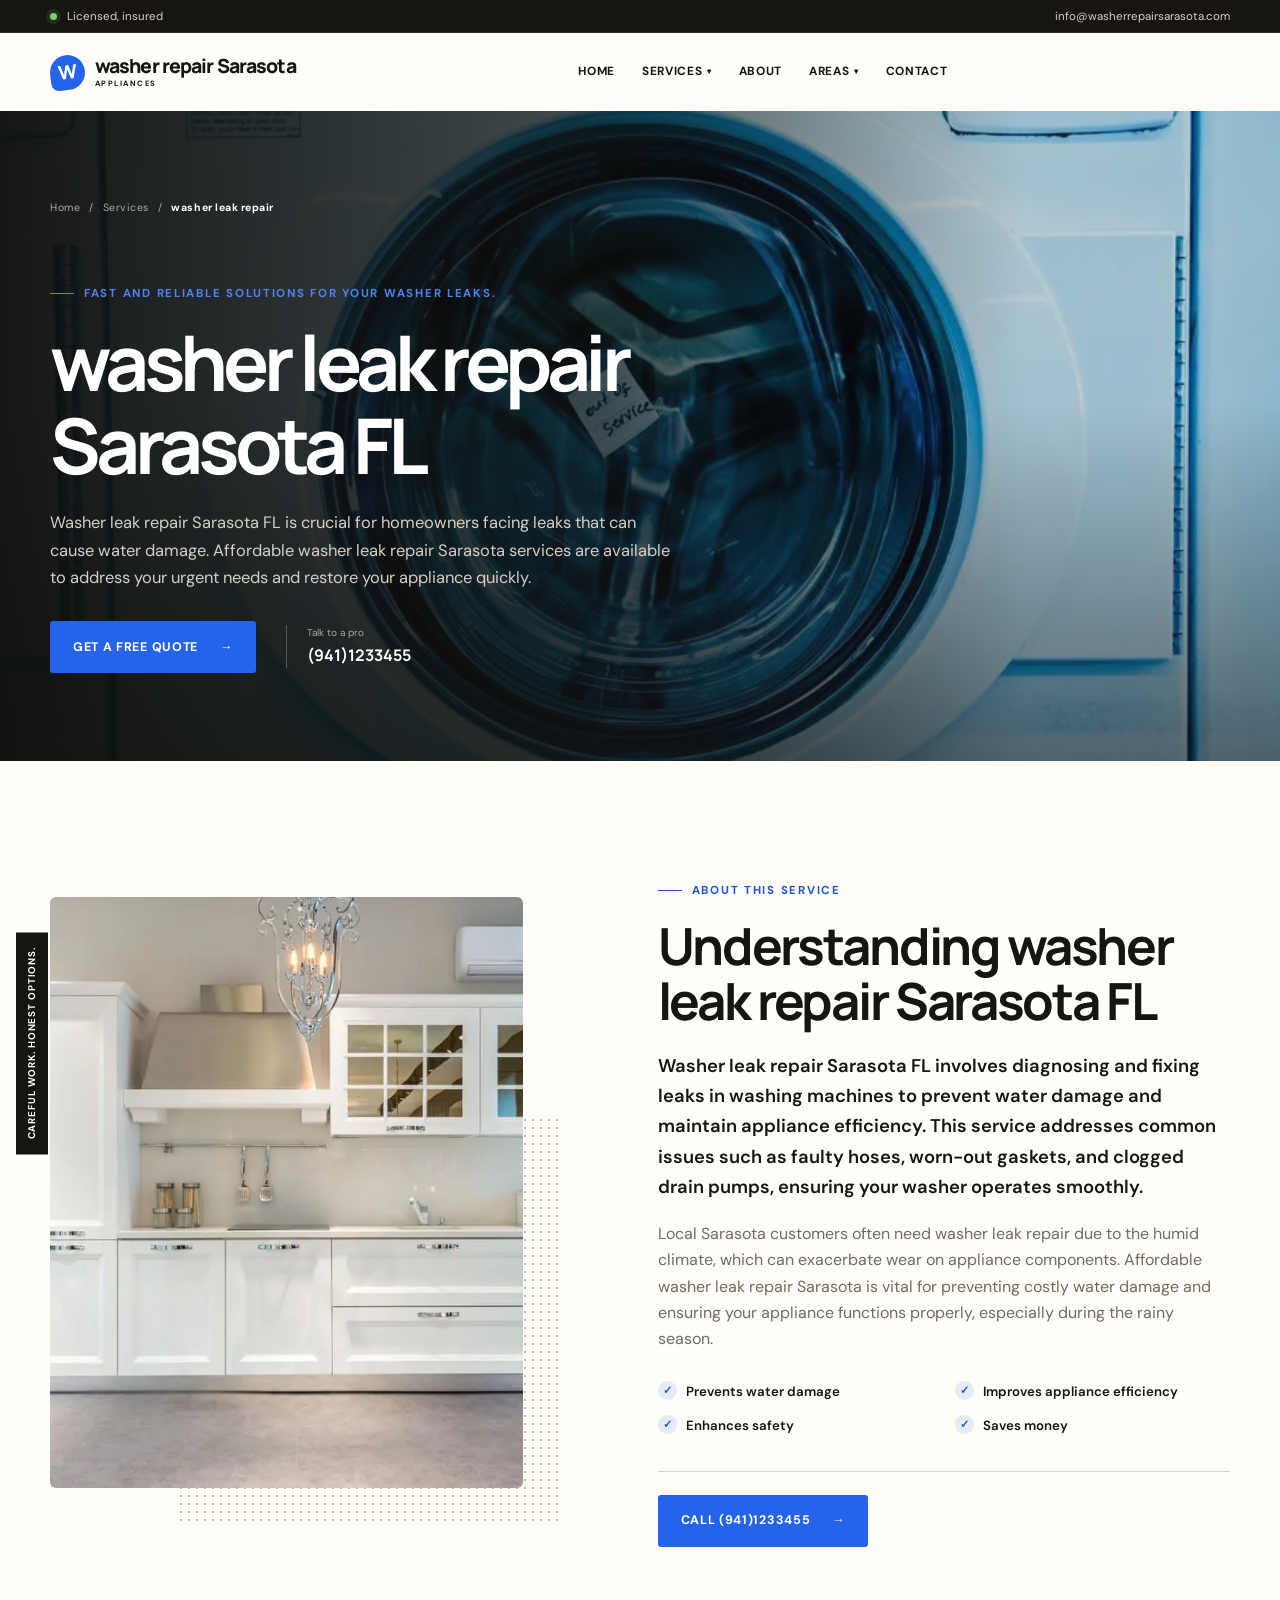
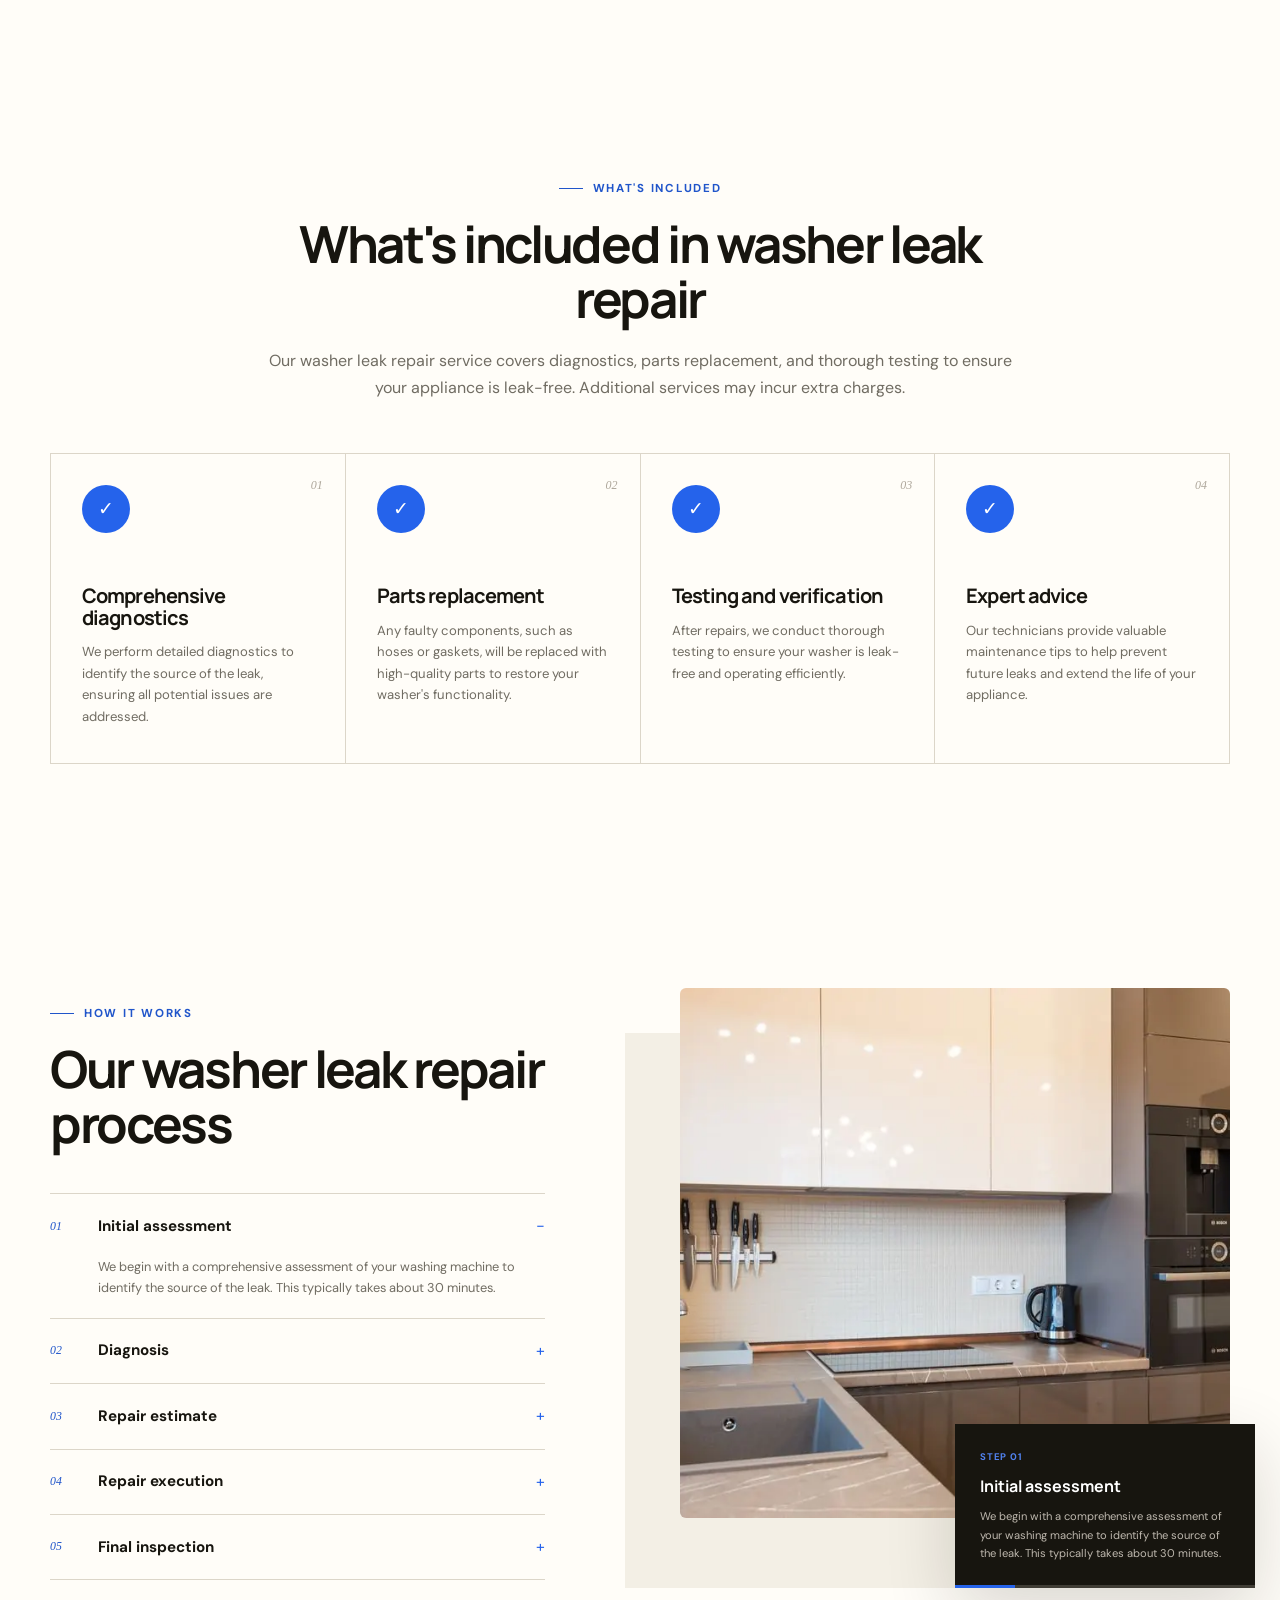
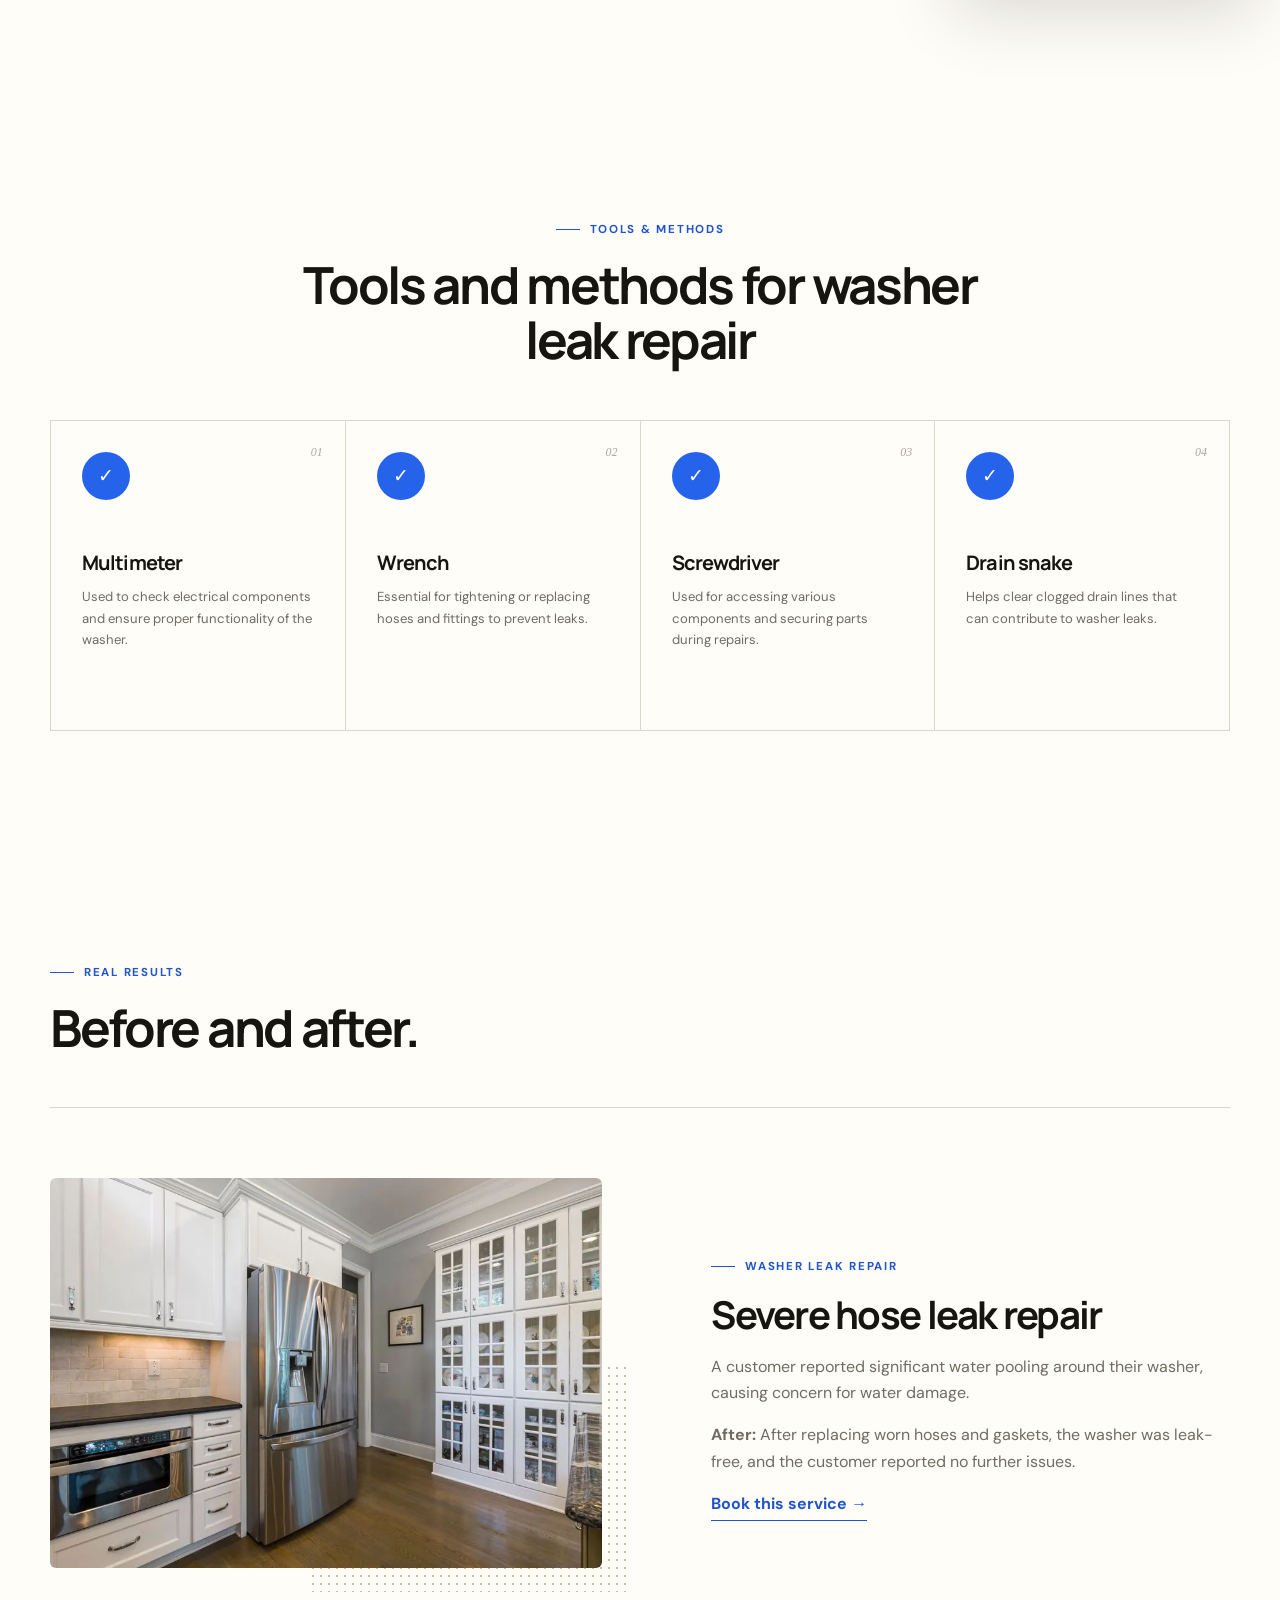
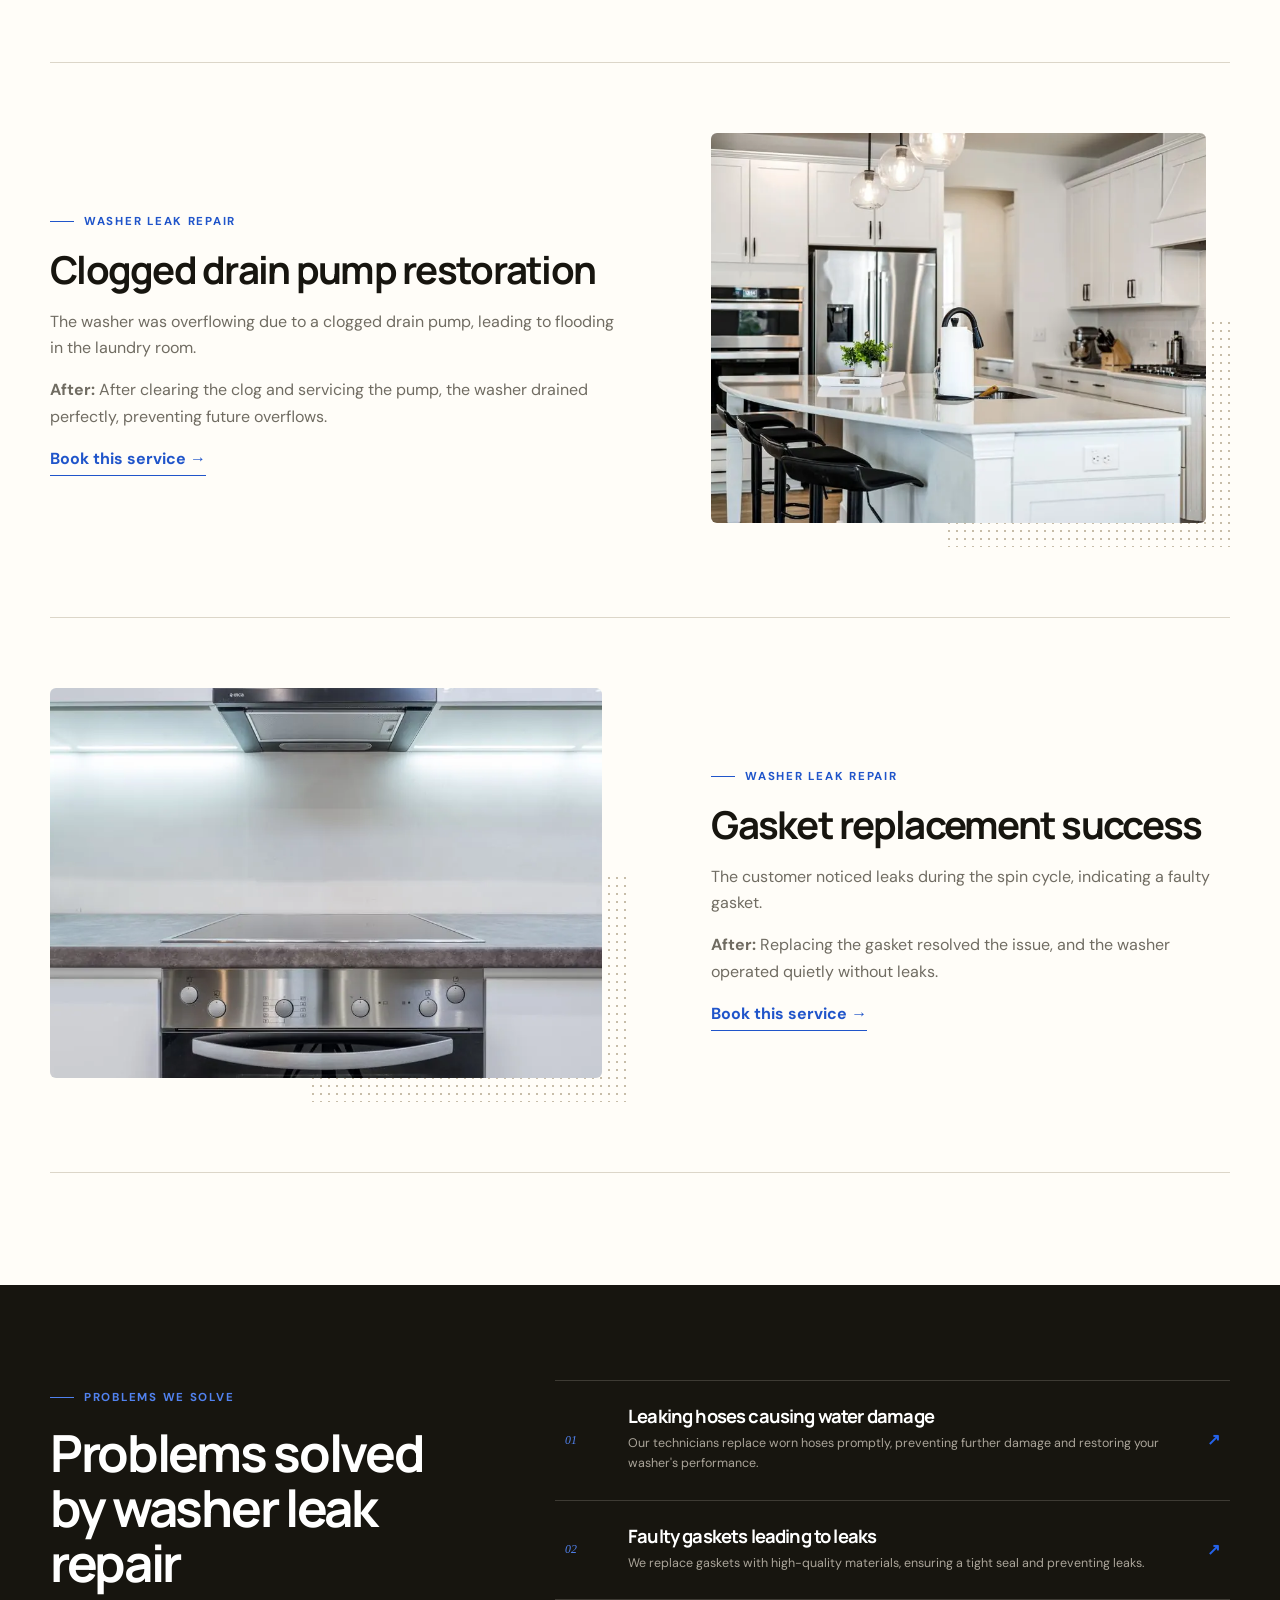
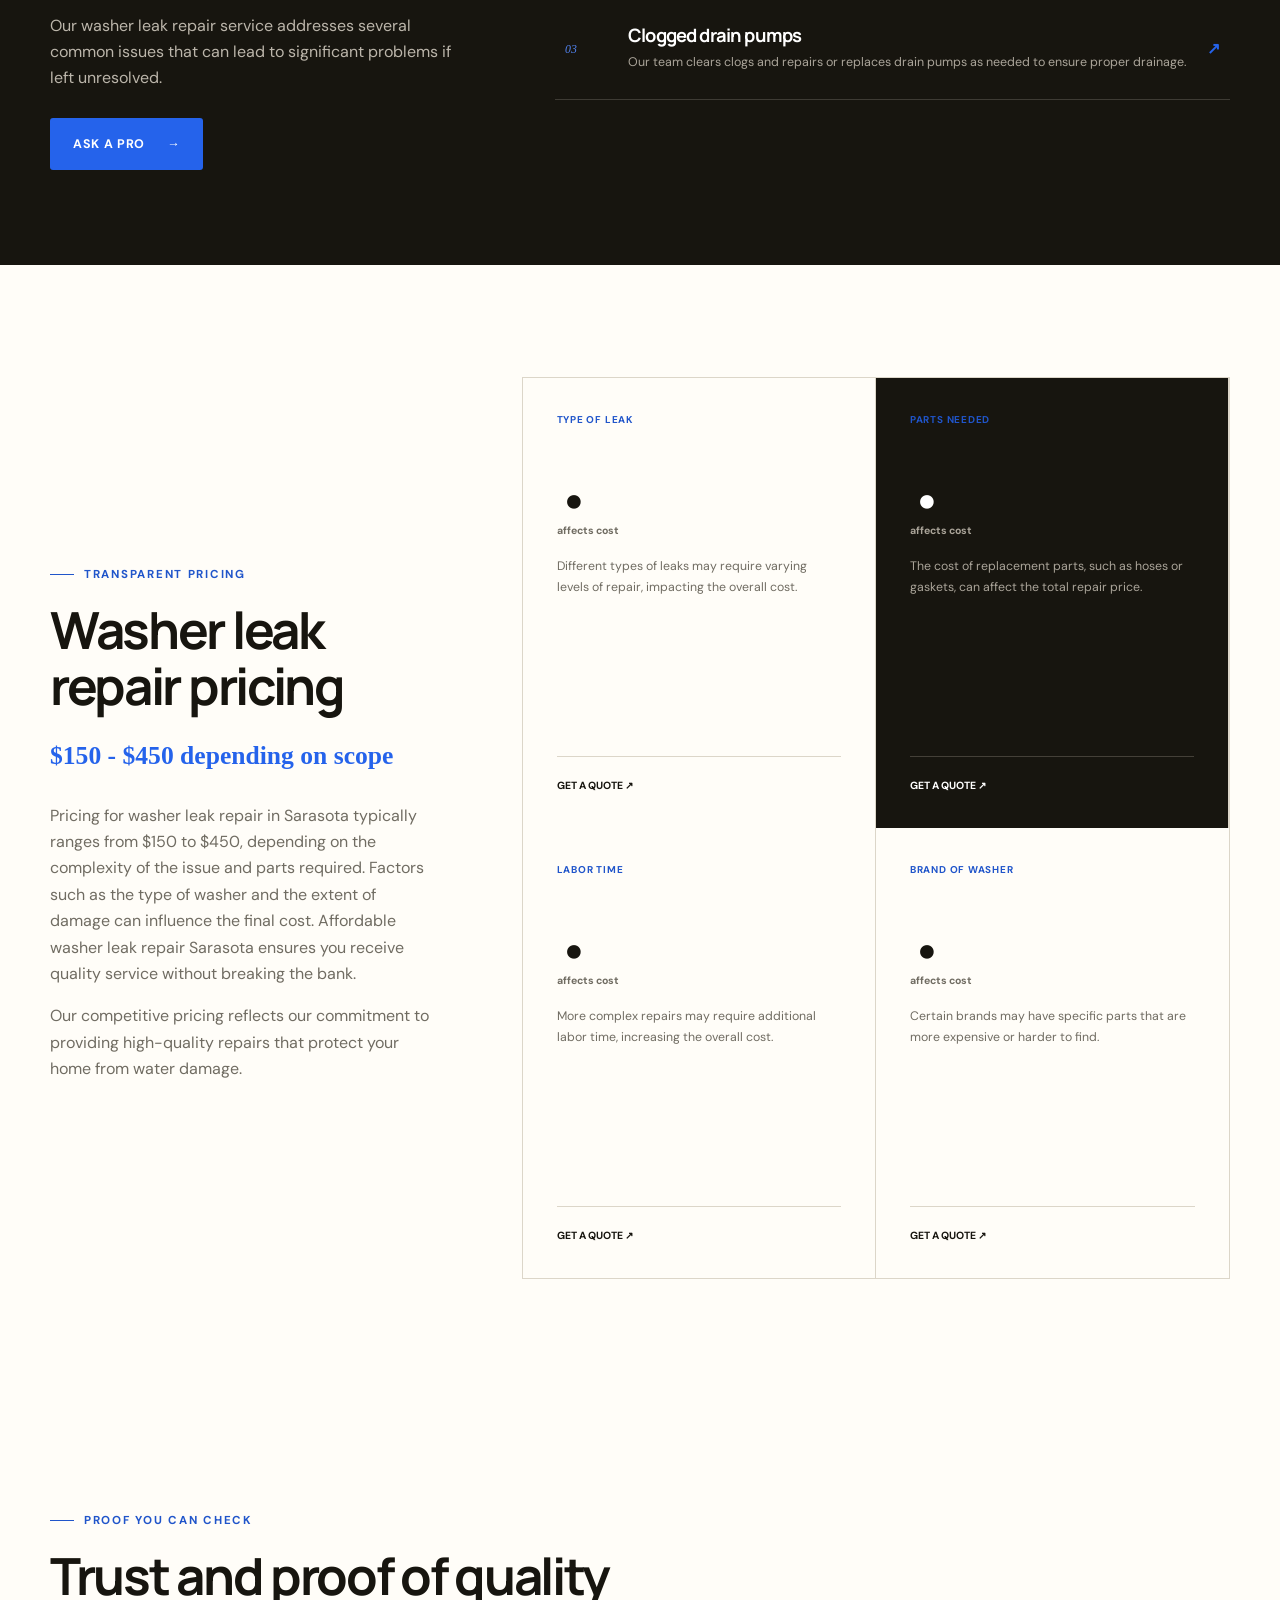
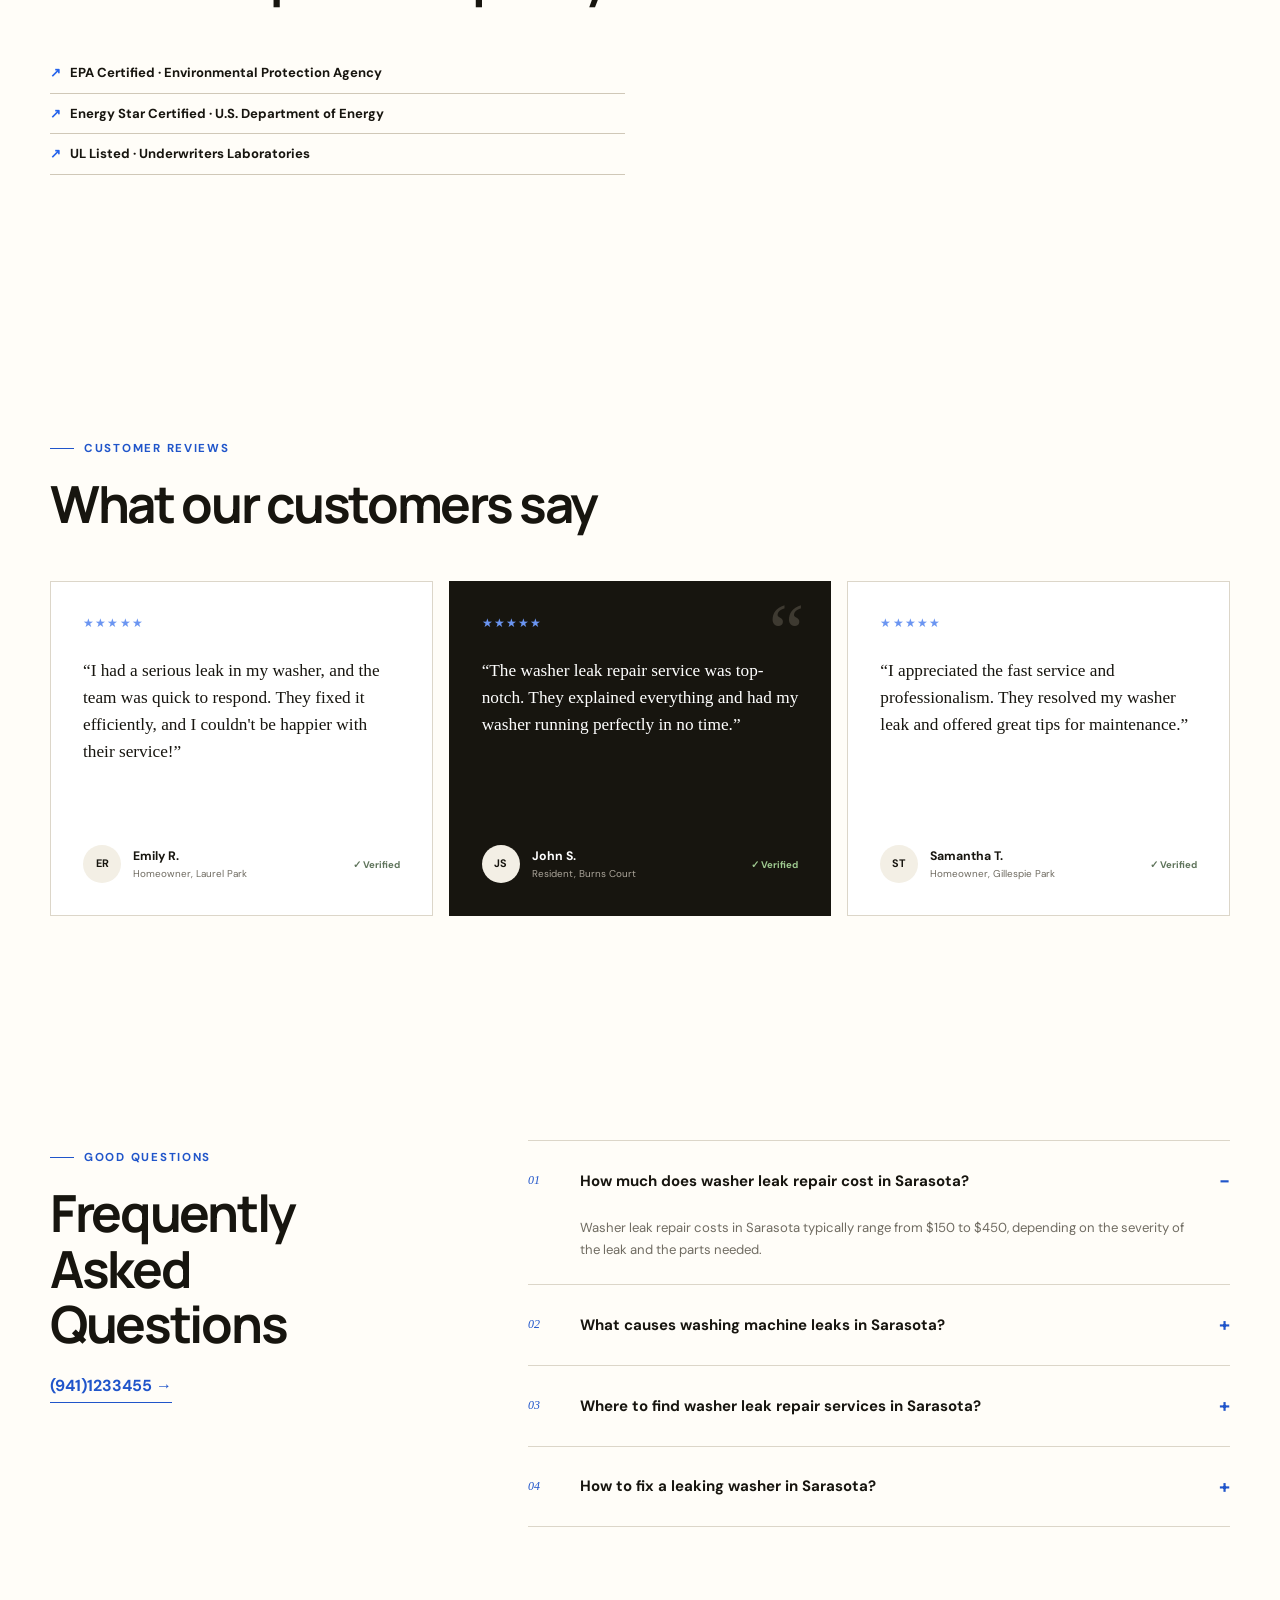
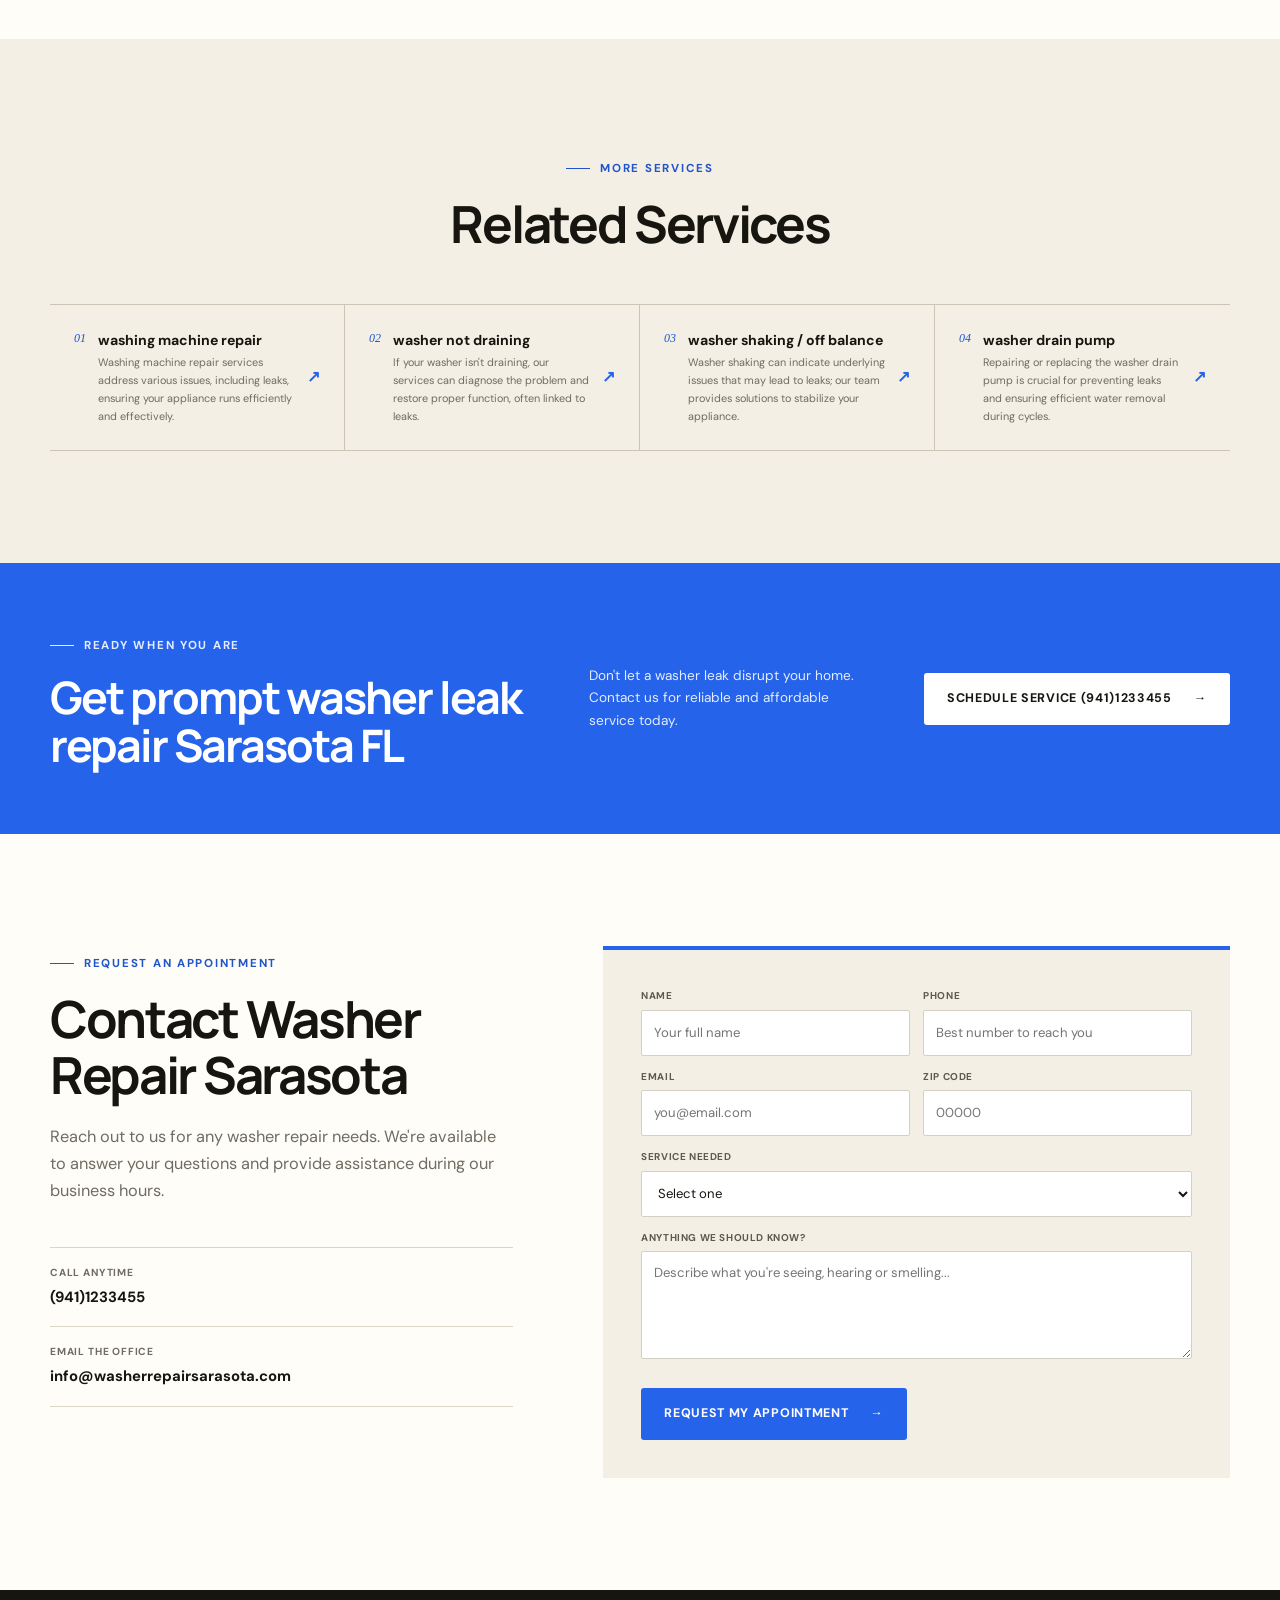
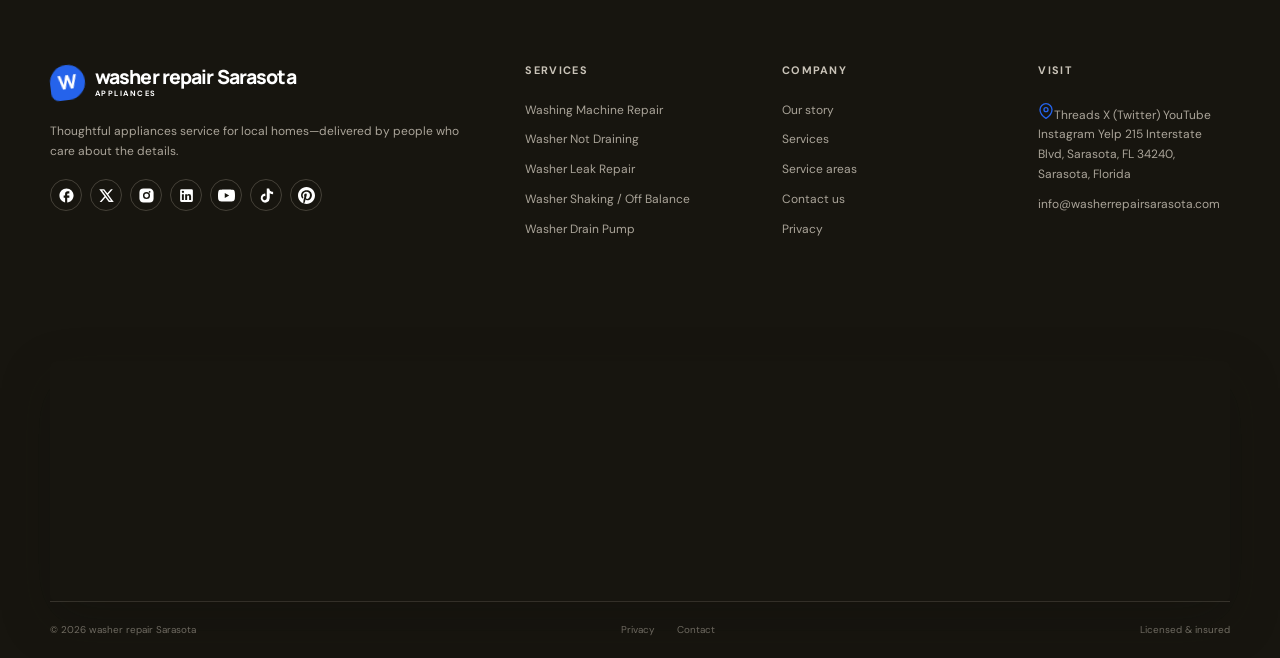
<file: washer-leak-repair.html>
<!doctype html>
<html lang="en" class="scroll-smooth">
  <head>
    <meta charset="UTF-8" />
    <meta name="viewport" content="width=device-width, initial-scale=1.0" />
    <title>Washer Leak Repair Sarasota FL | Washing Machine Leak Fix</title>
    <meta name="description" content="Washing machine leaking in Sarasota, FL? We repair washer leaks from hoses, seals, pumps and tubs to stop water damage fast. Call today.">
    <meta name="robots" content="index, follow">
    <link rel="canonical" href="https://washerrepair-sarasota.vercel.app/washer-leak-repair">
    
    <link rel="preload" as="image" href="assets/images/gen/quality-washer-leak-repair-in-sarasota-e03c9767.webp" fetchpriority="high">
    <script type="application/ld+json">
{
  "@context": "https://schema.org",
  "@type": "Service",
  "@id": "https://washerrepair-sarasota.vercel.app/washer-leak-repair#service",
  "name": "washer leak repair",
  "url": "https://washerrepair-sarasota.vercel.app/washer-leak-repair",
  "provider": {
    "@type": "LocalBusiness",
    "@id": "https://washerrepair-sarasota.vercel.app/#localbusiness",
    "name": "washer repair Sarasota ",
    "telephone": "(941)1233455"
  },
  "areaServed": [
    {
      "@type": "AdministrativeArea",
      "name": "Sarasota"
    },
    {
      "@type": "AdministrativeArea",
      "name": "Laurel Park"
    },
    {
      "@type": "AdministrativeArea",
      "name": "Burns Court"
    },
    {
      "@type": "AdministrativeArea",
      "name": "Gillespie Park"
    }
  ],
  "offers": {
    "@type": "Offer",
    "url": "https://washerrepair-sarasota.vercel.app/washer-leak-repair",
    "availability": "https://schema.org/InStock"
  }
}
</script>
<script type="application/ld+json">
{
  "@context": "https://schema.org",
  "@type": "LocalBusiness",
  "@id": "https://washerrepair-sarasota.vercel.app/#localbusiness",
  "name": "washer repair Sarasota ",
  "telephone": "(941)1233455",
  "aggregateRating": {
    "@type": "AggregateRating",
    "ratingValue": "5.0",
    "reviewCount": 3,
    "bestRating": "5",
    "worstRating": "1"
  },
  "review": [
    {
      "@type": "Review",
      "author": {
        "@type": "Person",
        "name": "Emily R."
      },
      "reviewRating": {
        "@type": "Rating",
        "ratingValue": "5",
        "bestRating": "5",
        "worstRating": "1"
      },
      "reviewBody": "I had a serious leak in my washer, and the team was quick to respond. They fixed it efficiently, and I couldn't be happier with their service!"
    },
    {
      "@type": "Review",
      "author": {
        "@type": "Person",
        "name": "John S."
      },
      "reviewRating": {
        "@type": "Rating",
        "ratingValue": "5",
        "bestRating": "5",
        "worstRating": "1"
      },
      "reviewBody": "The washer leak repair service was top-notch. They explained everything and had my washer running perfectly in no time."
    },
    {
      "@type": "Review",
      "author": {
        "@type": "Person",
        "name": "Samantha T."
      },
      "reviewRating": {
        "@type": "Rating",
        "ratingValue": "5",
        "bestRating": "5",
        "worstRating": "1"
      },
      "reviewBody": "I appreciated the fast service and professionalism. They resolved my washer leak and offered great tips for maintenance."
    }
  ]
}
</script>
<script type="application/ld+json">
{
  "@context": "https://schema.org",
  "@type": "FAQPage",
  "mainEntity": [
    {
      "@type": "Question",
      "name": "How much does washer leak repair cost in Sarasota?",
      "acceptedAnswer": {
        "@type": "Answer",
        "text": "Washer leak repair costs in Sarasota typically range from $150 to $450, depending on the severity of the leak and the parts needed."
      }
    },
    {
      "@type": "Question",
      "name": "What causes washing machine leaks in Sarasota?",
      "acceptedAnswer": {
        "@type": "Answer",
        "text": "Common causes of washing machine leaks in Sarasota include worn hoses, faulty gaskets, and clogged drain pumps, often exacerbated by humidity."
      }
    },
    {
      "@type": "Question",
      "name": "Where to find washer leak repair services in Sarasota?",
      "acceptedAnswer": {
        "@type": "Answer",
        "text": "You can find washer leak repair services in Sarasota by searching online or contacting local appliance repair companies for recommendations."
      }
    },
    {
      "@type": "Question",
      "name": "How to fix a leaking washer in Sarasota?",
      "acceptedAnswer": {
        "@type": "Answer",
        "text": "To fix a leaking washer in Sarasota, it's best to contact a professional service for diagnosis and repair, as DIY fixes may not address the root cause."
      }
    }
  ]
}
</script>
    <script type="application/ld+json">
{
  "@context": "https://schema.org",
  "@type": "BreadcrumbList",
  "itemListElement": [
    {
      "@type": "ListItem",
      "position": 1,
      "name": "Home",
      "item": "https://washerrepair-sarasota.vercel.app/"
    },
    {
      "@type": "ListItem",
      "position": 2,
      "name": "Services",
      "item": "https://washerrepair-sarasota.vercel.app/services"
    },
    {
      "@type": "ListItem",
      "position": 3,
      "name": "washer leak repair",
      "item": "https://washerrepair-sarasota.vercel.app/washer-leak-repair"
    }
  ]
}
</script>
    <meta property="og:type" content="article">
    <meta property="og:title" content="Washer Leak Repair Sarasota FL | Washing Machine Leak Fix">
    <meta property="og:description" content="Washing machine leaking in Sarasota, FL? We repair washer leaks from hoses, seals, pumps and tubs to stop water damage fast. Call today.">
    <meta property="og:image" content="{{SITE_BASE_URL}}/assets/images/gen/quality-washer-leak-repair-in-sarasota-e03c9767.webp">
    <meta name="twitter:card" content="summary_large_image">
    <meta name="twitter:title" content="Washer Leak Repair Sarasota FL | Washing Machine Leak Fix">
    <meta name="twitter:description" content="Washing machine leaking in Sarasota, FL? We repair washer leaks from hoses, seals, pumps and tubs to stop water damage fast. Call today.">
    <link rel="icon" href="data:image/svg+xml,%3Csvg%20xmlns=%27http://www.w3.org/2000/svg%27%20viewBox=%270%200%2032%2032%27%3E%3Crect%20width=%2732%27%20height=%2732%27%20rx=%277%27%20fill=%27%232563EB%27/%3E%3Ctext%20x=%2716%27%20y=%2723%27%20font-family=%27Arial,sans-serif%27%20font-size=%2719%27%20font-weight=%27700%27%20fill=%27%23ffffff%27%20text-anchor=%27middle%27%3EW%3C/text%3E%3C/svg%3E" />
    <script>window.__RL_LEADS={siteId:"6abde9d0a2c0fee5111ff2b7",apiBase:["https:","","ranklocal.cc"].join("/"),turnstileSiteKey:""};</script>
    <link rel="preload" href="assets/fonts/dm-sans.woff2" as="font" type="font/woff2" crossorigin />
    <link rel="preload" href="assets/fonts/manrope.woff2" as="font" type="font/woff2" crossorigin />
    <link rel="stylesheet" href="assets/global.css" />
  </head>
  <body id="top">
    
<div id="navbar-container">
  <header class="site-header">
    <div class="utility-bar">
      <div class="shell utility-inner">
        <p><span class="status-dot"></span> Licensed, insured</p>
        <div><span><a href="mailto:info@washerrepairsarasota.com" style="color:inherit;text-decoration:none;">info@washerrepairsarasota.com</a></span></div>
      </div>
    </div>
    <nav class="main-nav shell" aria-label="Main navigation">
      <a class="brand" href="/" aria-label="washer repair Sarasota  home">
        <span class="brand-mark">W</span>
        <span>washer repair Sarasota <small>APPLIANCES </small></span>
      </a>
      <button class="nav-toggle" type="button" aria-expanded="false" aria-controls="site-menu">
        <span></span><span></span><span></span><span class="sr-only">Toggle menu</span>
      </button>
      <div class="nav-links" id="site-menu">
        <a href="/">Home</a>
        <span class="nav-dd">
        <a href="services">Services <span class="nav-dd-caret">&#9662;</span></a>
        <div class="nav-dd-panel">
          <!-- RL-AUTO:nav-services START -->
<a href="washing-machine-repair">Washing Machine Repair</a><a href="washer-not-draining">Washer Not Draining</a><a href="washer-leak-repair">Washer Leak Repair</a><a href="washer-shaking-off-balance">Washer Shaking / Off Balance</a><a href="washer-drain-pump">Washer Drain Pump</a>
<!-- RL-AUTO:nav-services END -->
          <a class="nav-dd-all" href="services">All services &rarr;</a>
        </div>
      </span>
        <a href="about">About</a>
        <span class="nav-dd">
        <a href="locations">Areas <span class="nav-dd-caret">&#9662;</span></a>
        <div class="nav-dd-panel">
          <!-- RL-AUTO:nav-locations START --><a href="appliances-laurel-park">Laurel Park</a><a href="appliances-burns-court">Burns Court</a><a href="appliances-gillespie-park">Gillespie Park</a><!-- RL-AUTO:nav-locations END -->
          <a class="nav-dd-all" href="locations">All service areas &rarr;</a>
        </div>
      </span>
        
        <a href="contact">Contact</a>
      </div>
      
    </nav>
  </header>
</div>
    <main>
      
  <div id="hero-container">
    <section class="location-hero">
      <div class="location-hero-image" style="background-image:url('assets/images/gen/quality-washer-leak-repair-in-sarasota-e03c9767.webp');" aria-hidden="true"></div>
      <div class="location-hero-overlay"></div>
      <div class="shell location-hero-inner">
        <div class="location-hero-copy" data-sal="slide-up" data-sal-duration="650">
          <nav class="breadcrumbs" aria-label="Breadcrumb"><a href="/">Home</a><span>/</span><a href="services">Services</a><span>/</span><strong>washer leak repair</strong></nav>
          <span class="eyebrow eyebrow-light"><span></span> Fast and reliable solutions for your washer leaks.</span>
          <h1>washer leak repair Sarasota FL</h1>
          <p>Washer leak repair Sarasota FL is crucial for homeowners facing leaks that can cause water damage. Affordable washer leak repair Sarasota services are available to address your urgent needs and restore your appliance quickly.</p>
          <div class="location-hero-actions">
            <a class="button button-primary" href="tel:9411233455">Get a free quote <span>&#8594;</span></a>
            <a class="location-call-link" href="tel:9411233455"><small>Talk to a pro</small><strong>(941)1233455</strong></a>
          </div>
        </div>
      </div>
    </section>
  </div>
      
  <div id="about-container">
    <section class="section about-section">
      <div class="shell split-layout">
        <div class="image-stack" data-sal="slide-right"><img src="assets/images/gen/local-appliances-team-in-sarasota-4aac8409.webp" alt="Local Appliances team in Sarasota" loading="lazy" /><div class="image-caption">Careful work. Honest options.</div></div>
        <div class="section-copy" data-sal="slide-up">
          <span class="eyebrow"><span></span> About this service</span>
          <h2>Understanding washer leak repair Sarasota FL</h2>
          <p class="lead">Washer leak repair Sarasota FL involves diagnosing and fixing leaks in washing machines to prevent water damage and maintain appliance efficiency. This service addresses common issues such as faulty hoses, worn-out gaskets, and clogged drain pumps, ensuring your washer operates smoothly.</p><p>Local Sarasota customers often need washer leak repair due to the humid climate, which can exacerbate wear on appliance components. Affordable washer leak repair Sarasota is vital for preventing costly water damage and ensuring your appliance functions properly, especially during the rainy season.</p>
          <ul class="check-list"><li><span>&#10003;</span> Prevents water damage</li><li><span>&#10003;</span> Improves appliance efficiency</li><li><span>&#10003;</span> Enhances safety</li><li><span>&#10003;</span> Saves money</li></ul>
          <div class="signature-row"><a class="button button-primary" href="tel:9411233455" style="margin:0;">Call (941)1233455 <span>&#8594;</span></a></div>
        </div>
      </div>
    </section>
  </div>
      
  <div id="why-choose-us-container">
    <section class="section why-section">
      <div class="shell">
        <div class="section-heading centered"><span class="eyebrow"><span></span> What's included</span><h2>What's included in washer leak repair</h2><p>Our washer leak repair service covers diagnostics, parts replacement, and thorough testing to ensure your appliance is leak-free. Additional services may incur extra charges.</p></div>
        <div class="benefit-grid">
          <article><span class="benefit-number">01</span><div class="mini-icon">&#10003;</div><h3>Comprehensive diagnostics</h3><p>We perform detailed diagnostics to identify the source of the leak, ensuring all potential issues are addressed.</p></article><article><span class="benefit-number">02</span><div class="mini-icon">&#10003;</div><h3>Parts replacement</h3><p>Any faulty components, such as hoses or gaskets, will be replaced with high-quality parts to restore your washer's functionality.</p></article><article><span class="benefit-number">03</span><div class="mini-icon">&#10003;</div><h3>Testing and verification</h3><p>After repairs, we conduct thorough testing to ensure your washer is leak-free and operating efficiently.</p></article><article><span class="benefit-number">04</span><div class="mini-icon">&#10003;</div><h3>Expert advice</h3><p>Our technicians provide valuable maintenance tips to help prevent future leaks and extend the life of your appliance.</p></article>
        </div>
      </div>
    </section>
  </div>
      
  <div id="service-process-container">
    <section class="section process-section" id="process">
      <div class="shell process-layout">
        <div class="process-copy">
          <span class="eyebrow"><span></span> How it works</span>
          <h2>Our washer leak repair process</h2>
          <div class="process-list">
            <article class="active"><button type="button" data-process="0" data-title="Initial assessment" data-desc="We begin with a comprehensive assessment of your washing machine to identify the source of the leak. This typically takes about 30 minutes."><span>01</span><strong>Initial assessment</strong></button><p>We begin with a comprehensive assessment of your washing machine to identify the source of the leak. This typically takes about 30 minutes.</p></article><article><button type="button" data-process="1" data-title="Diagnosis" data-desc="Our technicians diagnose the issue, checking hoses, gaskets, and the drain pump for any faults. This step ensures we address the root cause."><span>02</span><strong>Diagnosis</strong></button><p>Our technicians diagnose the issue, checking hoses, gaskets, and the drain pump for any faults. This step ensures we address the root cause.</p></article><article><button type="button" data-process="2" data-title="Repair estimate" data-desc="Once the problem is identified, we provide a detailed repair estimate, outlining the necessary parts and labor costs for your approval."><span>03</span><strong>Repair estimate</strong></button><p>Once the problem is identified, we provide a detailed repair estimate, outlining the necessary parts and labor costs for your approval.</p></article><article><button type="button" data-process="3" data-title="Repair execution" data-desc="Our skilled technicians perform the necessary repairs using high-quality parts, ensuring your washer is back to optimal condition. This process usually takes 1-2 hours."><span>04</span><strong>Repair execution</strong></button><p>Our skilled technicians perform the necessary repairs using high-quality parts, ensuring your washer is back to optimal condition. This process usually takes 1-2 hours.</p></article><article><button type="button" data-process="4" data-title="Final inspection" data-desc="After repairs are completed, we conduct a final inspection to ensure everything is working correctly and there are no further leaks."><span>05</span><strong>Final inspection</strong></button><p>After repairs are completed, we conduct a final inspection to ensure everything is working correctly and there are no further leaks.</p></article>
          </div>
        </div>
        <div class="process-visual" data-sal="slide-left">
          <img src="assets/images/gen/emergency-response-team-988f2054.webp" alt="washer leak repair" loading="lazy" />
          <div class="process-card"><small id="process-step">STEP 01</small><strong id="process-title">Initial assessment</strong><p id="process-description">We begin with a comprehensive assessment of your washing machine to identify the source of the leak. This typically takes about 30 minutes.</p></div>
          <div class="process-meter"><span style="width:20%"></span></div>
        </div>
      </div>
    </section>
  </div>
      
  <div id="tools-container">
    <section class="section why-section">
      <div class="shell">
        <div class="section-heading centered"><span class="eyebrow"><span></span> Tools &amp; methods</span><h2>Tools and methods for washer leak repair</h2></div>
        <div class="benefit-grid">
          <article><span class="benefit-number">01</span><div class="mini-icon">&#10003;</div><h3>Multimeter</h3><p>Used to check electrical components and ensure proper functionality of the washer.</p></article><article><span class="benefit-number">02</span><div class="mini-icon">&#10003;</div><h3>Wrench</h3><p>Essential for tightening or replacing hoses and fittings to prevent leaks.</p></article><article><span class="benefit-number">03</span><div class="mini-icon">&#10003;</div><h3>Screwdriver</h3><p>Used for accessing various components and securing parts during repairs.</p></article><article><span class="benefit-number">04</span><div class="mini-icon">&#10003;</div><h3>Drain snake</h3><p>Helps clear clogged drain lines that can contribute to washer leaks.</p></article>
        </div>
      </div>
    </section>
  </div>
      
  <div id="per-service-city-blocks-container">
    <section class="section city-service-details">
      <div class="shell">
        <div class="section-heading"><span class="eyebrow"><span></span> Real results</span><h2>Before and after.</h2></div>
        <article class="city-service-row"><div class="city-service-media"><img src="assets/images/gen/services-d18382f4.webp" alt="Severe hose leak repair" loading="lazy" /></div><div><span class="eyebrow"><span></span> washer leak repair</span><h3>Severe hose leak repair</h3><p>A customer reported significant water pooling around their washer, causing concern for water damage.</p><p><strong>After: </strong>After replacing worn hoses and gaskets, the washer was leak-free, and the customer reported no further issues.</p><a class="text-link" href="tel:9411233455">Book this service &#8594;</a></div></article><article class="city-service-row city-service-row-reverse"><div class="city-service-media"><img src="assets/images/gen/about-bddc5121.webp" alt="Clogged drain pump restoration" loading="lazy" /></div><div><span class="eyebrow"><span></span> washer leak repair</span><h3>Clogged drain pump restoration</h3><p>The washer was overflowing due to a clogged drain pump, leading to flooding in the laundry room.</p><p><strong>After: </strong>After clearing the clog and servicing the pump, the washer drained perfectly, preventing future overflows.</p><a class="text-link" href="tel:9411233455">Book this service &#8594;</a></div></article><article class="city-service-row"><div class="city-service-media"><img src="assets/images/gen/washer-not-draining-614bd1f2.webp" alt="Gasket replacement success" loading="lazy" /></div><div><span class="eyebrow"><span></span> washer leak repair</span><h3>Gasket replacement success</h3><p>The customer noticed leaks during the spin cycle, indicating a faulty gasket.</p><p><strong>After: </strong>Replacing the gasket resolved the issue, and the washer operated quietly without leaks.</p><a class="text-link" href="tel:9411233455">Book this service &#8594;</a></div></article>
      </div>
    </section>
  </div>
      
  <div id="problems-solved-container">
    <section class="problems-section">
      <div class="shell problems-grid">
        <div class="problems-intro"><span class="eyebrow eyebrow-light"><span></span> Problems we solve</span><h2>Problems solved by washer leak repair</h2><p>Our washer leak repair service addresses several common issues that can lead to significant problems if left unresolved.</p><a class="button button-primary" href="tel:9411233455">Ask a pro <span>&#8594;</span></a></div>
        <div class="problem-list"><article><span>01</span><div><h3>Leaking hoses causing water damage</h3><p>Our technicians replace worn hoses promptly, preventing further damage and restoring your washer's performance.</p></div><b>&#8599;</b></article><article><span>02</span><div><h3>Faulty gaskets leading to leaks</h3><p>We replace gaskets with high-quality materials, ensuring a tight seal and preventing leaks.</p></div><b>&#8599;</b></article><article><span>03</span><div><h3>Clogged drain pumps</h3><p>Our team clears clogs and repairs or replaces drain pumps as needed to ensure proper drainage.</p></div><b>&#8599;</b></article></div>
      </div>
    </section>
  </div>
      
  <div id="pricing-container">
    <section class="section local-pricing">
      <div class="shell local-pricing-layout">
        <div><span class="eyebrow"><span></span> Transparent pricing</span><h2>Washer leak repair pricing</h2><p style="font-family:var(--font-serif);font-size:1.6rem;color:var(--orange);font-weight:700;">$150 - $450 depending on scope</p><p>Pricing for washer leak repair in Sarasota typically ranges from $150 to $450, depending on the complexity of the issue and parts required. Factors such as the type of washer and the extent of damage can influence the final cost. Affordable washer leak repair Sarasota ensures you receive quality service without breaking the bank.</p><p>Our competitive pricing reflects our commitment to providing high-quality repairs that protect your home from water damage.</p></div>
        <div class="local-price-cards"><article><span>Type of leak</span><h3>&#8226;<small>affects cost</small></h3><p>Different types of leaks may require varying levels of repair, impacting the overall cost.</p><a href="tel:9411233455">Get a quote &#8599;</a></article><article class="local-price-featured"><span>Parts needed</span><h3>&#8226;<small>affects cost</small></h3><p>The cost of replacement parts, such as hoses or gaskets, can affect the total repair price.</p><a href="tel:9411233455">Get a quote &#8599;</a></article><article><span>Labor time</span><h3>&#8226;<small>affects cost</small></h3><p>More complex repairs may require additional labor time, increasing the overall cost.</p><a href="tel:9411233455">Get a quote &#8599;</a></article><article><span>Brand of washer</span><h3>&#8226;<small>affects cost</small></h3><p>Certain brands may have specific parts that are more expensive or harder to find.</p><a href="tel:9411233455">Get a quote &#8599;</a></article></div>
      </div>
    </section>
  </div>
      
  <div id="trust-proof-container">
    <section class="section review-section">
      <div class="shell">
        <div class="review-heading"><div><span class="eyebrow"><span></span> Proof you can check</span><h2>Trust and proof of quality</h2></div></div>
        <div class="area-columns" style="margin-bottom:2rem;"><ul><li>EPA Certified &middot; Environmental Protection Agency</li><li>Energy Star Certified &middot; U.S. Department of Energy</li><li>UL Listed &middot; Underwriters Laboratories</li></ul></div>
        
      </div>
    </section>
  </div>
      
  <div id="testimonials-container">
    <section class="section review-section" id="reviews">
      <div class="shell">
        <div class="review-heading"><div><span class="eyebrow"><span></span> Customer reviews</span><h2>What our customers say</h2></div></div>
        <div class="review-grid"><article><div class="stars">★★★★★</div><blockquote>&ldquo;I had a serious leak in my washer, and the team was quick to respond. They fixed it efficiently, and I couldn't be happier with their service!&rdquo;</blockquote><div><span class="avatar">ER</span><p><strong>Emily R.</strong><small>Homeowner, Laurel Park</small></p><span class="verified">&#10003; Verified</span></div></article><article class="review-featured"><div class="quote-mark">&ldquo;</div><div class="stars">★★★★★</div><blockquote>&ldquo;The washer leak repair service was top-notch. They explained everything and had my washer running perfectly in no time.&rdquo;</blockquote><div><span class="avatar">JS</span><p><strong>John S.</strong><small>Resident, Burns Court</small></p><span class="verified">&#10003; Verified</span></div></article><article><div class="stars">★★★★★</div><blockquote>&ldquo;I appreciated the fast service and professionalism. They resolved my washer leak and offered great tips for maintenance.&rdquo;</blockquote><div><span class="avatar">ST</span><p><strong>Samantha T.</strong><small>Homeowner, Gillespie Park</small></p><span class="verified">&#10003; Verified</span></div></article></div>
      </div>
    </section>
  </div>
      
  <div id="faq-container">
    <section class="section faq-section">
      <div class="shell faq-layout">
        <div class="faq-intro"><span class="eyebrow"><span></span> Good questions</span><h2>Frequently Asked Questions</h2><a class="text-link" href="tel:9411233455">(941)1233455 &#8594;</a></div>
        <div class="accordion"><article class="open"><button type="button" aria-expanded="true"><span>01</span><strong>How much does washer leak repair cost in Sarasota?</strong><b>&minus;</b></button><div class="accordion-panel"><p>Washer leak repair costs in Sarasota typically range from $150 to $450, depending on the severity of the leak and the parts needed.</p></div></article><article><button type="button" aria-expanded="false"><span>02</span><strong>What causes washing machine leaks in Sarasota?</strong><b>+</b></button><div class="accordion-panel"><p>Common causes of washing machine leaks in Sarasota include worn hoses, faulty gaskets, and clogged drain pumps, often exacerbated by humidity.</p></div></article><article><button type="button" aria-expanded="false"><span>03</span><strong>Where to find washer leak repair services in Sarasota?</strong><b>+</b></button><div class="accordion-panel"><p>You can find washer leak repair services in Sarasota by searching online or contacting local appliance repair companies for recommendations.</p></div></article><article><button type="button" aria-expanded="false"><span>04</span><strong>How to fix a leaking washer in Sarasota?</strong><b>+</b></button><div class="accordion-panel"><p>To fix a leaking washer in Sarasota, it's best to contact a professional service for diagnosis and repair, as DIY fixes may not address the root cause.</p></div></article></div>
      </div>
    </section>
  </div>
      
      <!-- RL-AUTO:related-services START -->

  <div id="related-container">
    <section class="section section-ivory">
      <div class="shell">
        <div class="section-heading centered"><span class="eyebrow"><span></span> More services</span><h2>Related Services</h2></div>
        <div class="service-list"><a href="./washing-machine-repair"><span>01</span><strong>washing machine repair</strong><small>Washing machine repair services address various issues, including leaks, ensuring your appliance runs efficiently and effectively.</small><b>&#8599;</b></a><a href="./washer-not-draining"><span>02</span><strong>washer not draining</strong><small>If your washer isn't draining, our services can diagnose the problem and restore proper function, often linked to leaks.</small><b>&#8599;</b></a><a href="./washer-shaking-off-balance"><span>03</span><strong>washer shaking / off balance</strong><small>Washer shaking can indicate underlying issues that may lead to leaks; our team provides solutions to stabilize your appliance.</small><b>&#8599;</b></a><a href="./washer-drain-pump"><span>04</span><strong>washer drain pump</strong><small>Repairing or replacing the washer drain pump is crucial for preventing leaks and ensuring efficient water removal during cycles.</small><b>&#8599;</b></a></div>
      </div>
    </section>
  </div>
<!-- RL-AUTO:related-services END -->
      
  <div id="cta-container">
    <section class="cta-band">
      <div class="shell cta-inner"><div><span class="eyebrow eyebrow-light"><span></span> Ready when you are</span><h2>Get prompt washer leak repair Sarasota FL</h2></div><p>Don't let a washer leak disrupt your home. Contact us for reliable and affordable service today.</p><a class="button button-light" href="tel:9411233455">Schedule Service (941)1233455 <span>&#8594;</span></a></div>
    </section>
  </div>
      
  <div id="contact-container">
    <section class="section contact-section" id="contact">
      <div class="shell contact-layout">
        <div class="contact-copy">
          <span class="eyebrow"><span></span> Request an appointment</span>
          <h2>Contact Washer Repair Sarasota</h2>
          <p>Reach out to us for any washer repair needs. We're available to answer your questions and provide assistance during our business hours.</p>
          <div class="contact-details"><a href="tel:9411233455"><small>Call anytime</small><strong>(941)1233455</strong></a><a href="mailto:info@washerrepairsarasota.com"><small>Email the office</small><strong>info@washerrepairsarasota.com</strong></a></div>
        </div>
        <form class="contact-form" id="contact-form" data-t8-form><input type="text" name="_hp" tabindex="-1" autocomplete="off" class="rl-hp" aria-hidden="true" />
          <label><span>Name</span><input type="text" name="name" placeholder="Your full name" required /></label>
          <label><span>Phone</span><input type="tel" name="phone" placeholder="Best number to reach you" required /></label>
          <label><span>Email</span><input type="email" name="email" placeholder="you@email.com" /></label>
          <label><span>ZIP code</span><input type="text" name="zip" placeholder="00000" required /></label>
          <label class="full-field"><span>Service needed</span><select name="service" required><option value="">Select one</option><option>Washing Machine Repair</option><option>Washer Not Draining</option><option>Washer Leak Repair</option><option>Washer Shaking / Off Balance</option><option>Washer Drain Pump</option></select></label>
          <label class="full-field"><span>Anything we should know?</span><textarea name="message" rows="4" placeholder="Describe what you're seeing, hearing or smelling..."></textarea></label>
          <button class="button button-primary" type="submit">Request my appointment <span>&#8594;</span></button>
          <div class="form-success" role="status" aria-live="polite">Request received — our team will be in touch shortly.</div>
        </form>
      </div>
    </section>
  </div>
    </main>
    
<div id="footer-container">
  <footer class="site-footer">
    <div class="shell footer-main">
      <div class="footer-brand">
        <a class="brand brand-light" href="/"><span class="brand-mark">W</span><span>washer repair Sarasota <small>APPLIANCES </small></span></a>
        <p>Thoughtful appliances  service for local homes—delivered by people who care about the details.</p>
        
        <div class="social-links" data-social-links><a href="#" data-social="facebook" aria-label="Facebook"><svg width="17" height="17" viewBox="0 0 24 24" fill="currentColor"><path d="M22 12c0-5.52-4.48-10-10-10S2 6.48 2 12c0 4.84 3.44 8.87 8 9.8V15H8v-3h2V9.5C10 7.57 11.57 6 13.5 6H16v3h-2c-.55 0-1 .45-1 1v2h3v3h-3v6.95c5.05-.5 9-4.76 9-9.95"/></svg></a><a href="#" data-social="x" aria-label="X (Twitter)"><svg width="17" height="17" viewBox="0 0 24 24" fill="currentColor"><path d="M10.488 14.651L15.25 21h7l-7.858-10.478L20.93 3h-2.65l-5.117 5.886L8.75 3h-7l7.51 10.015L2.32 21h2.65zM16.25 19L5.75 5h2l10.5 14z"/></svg></a><a href="#" data-social="instagram" aria-label="Instagram"><svg width="17" height="17" viewBox="0 0 24 24" fill="currentColor"><path d="M7.8 2h8.4C19.4 2 22 4.6 22 7.8v8.4a5.8 5.8 0 0 1-5.8 5.8H7.8C4.6 22 2 19.4 2 16.2V7.8A5.8 5.8 0 0 1 7.8 2m8.65 3.5a1.25 1.25 0 1 0 0 2.5 1.25 1.25 0 0 0 0-2.5M12 7a5 5 0 1 0 0 10 5 5 0 0 0 0-10m0 2a3 3 0 1 1 0 6 3 3 0 0 1 0-6"/></svg></a><a href="#" data-social="linkedin" aria-label="LinkedIn"><svg width="17" height="17" viewBox="0 0 24 24" fill="currentColor"><path d="M19 3a2 2 0 0 1 2 2v14a2 2 0 0 1-2 2H5a2 2 0 0 1-2-2V5a2 2 0 0 1 2-2zm-.5 15.5v-5.3a3.26 3.26 0 0 0-3.26-3.26c-.85 0-1.84.52-2.32 1.3v-1.11h-2.79v8.37h2.79v-4.93c0-.77.62-1.4 1.39-1.4a1.4 1.4 0 0 1 1.4 1.4v4.93zM6.88 8.56a1.68 1.68 0 1 0 0-3.37 1.69 1.69 0 0 0 0 3.37m1.39 9.94v-8.37H5.5v8.37z"/></svg></a><a href="#" data-social="youtube" aria-label="YouTube"><svg width="17" height="17" viewBox="0 0 24 24" fill="currentColor"><path d="M23.5 6.19a3.02 3.02 0 0 0-2.12-2.14C19.5 3.55 12 3.55 12 3.55s-7.5 0-9.38.5A3.02 3.02 0 0 0 .5 6.19C0 8.07 0 12 0 12s0 3.93.5 5.81a3.02 3.02 0 0 0 2.12 2.14c1.88.5 9.38.5 9.38.5s7.5 0 9.38-.5a3.02 3.02 0 0 0 2.12-2.14C24 15.93 24 12 24 12s0-3.93-.5-5.81M9.55 15.57V8.43L15.82 12z"/></svg></a><a href="#" data-social="tiktok" aria-label="TikTok"><svg width="17" height="17" viewBox="0 0 24 24" fill="currentColor"><path d="M19.59 6.69a4.83 4.83 0 0 1-3.77-4.25V2h-3.45v13.67a2.89 2.89 0 0 1-5.2 1.74 2.89 2.89 0 0 1 2.31-4.64 2.93 2.93 0 0 1 .88.13V9.4a6.84 6.84 0 0 0-1-.05A6.33 6.33 0 0 0 5.7 20.1a6.34 6.34 0 0 0 10.86-4.43v-7a8.16 8.16 0 0 0 4.77 1.52v-3.4a4.85 4.85 0 0 1-1.74-.1z"/></svg></a><a href="#" data-social="pinterest" aria-label="Pinterest"><svg width="17" height="17" viewBox="0 0 24 24" fill="currentColor"><path d="M12 0C5.37 0 0 5.37 0 12c0 5.08 3.16 9.43 7.63 11.17-.11-.95-.2-2.4.04-3.44.22-.94 1.4-5.96 1.4-5.96s-.36-.72-.36-1.78c0-1.67.97-2.91 2.17-2.91 1.02 0 1.52.77 1.52 1.69 0 1.03-.66 2.57-1 4-.28 1.19.6 2.17 1.77 2.17 2.13 0 3.77-2.25 3.77-5.5 0-2.87-2.06-4.88-5.01-4.88-3.41 0-5.42 2.56-5.42 5.21 0 1.03.4 2.14.89 2.74.1.12.11.22.08.34l-.33 1.36c-.05.22-.17.27-.4.16-1.5-.7-2.44-2.89-2.44-4.65 0-3.79 2.75-7.27 7.93-7.27 4.16 0 7.4 2.97 7.4 6.93 0 4.14-2.61 7.47-6.23 7.47-1.22 0-2.36-.63-2.75-1.38l-.75 2.85c-.27 1.04-1 2.35-1.49 3.15C9.57 23.81 10.76 24 12 24c6.63 0 12-5.37 12-12S18.63 0 12 0"/></svg></a></div>
      </div>
      <div>
        <h3>Services</h3>
        <!-- RL-AUTO:footer-services START -->
<a href="washing-machine-repair">Washing Machine Repair</a><a href="washer-not-draining">Washer Not Draining</a><a href="washer-leak-repair">Washer Leak Repair</a><a href="washer-shaking-off-balance">Washer Shaking / Off Balance</a><a href="washer-drain-pump">Washer Drain Pump</a>
<!-- RL-AUTO:footer-services END -->
      </div>
      <div>
        <h3>Company</h3>
        <a href="about">Our story</a>
        <a href="services">Services</a>
        <a href="locations">Service areas</a>
        <a href="contact">Contact us</a>
        <a href="privacy-policy">Privacy</a>
      </div>
      <div>
        <h3>Visit</h3>
        <a class="footer-address" href="https://maps.google.com/?q=Threads%20X%20(Twitter)%20YouTube%20Instagram%20Yelp%20215%20Interstate%20Blvd%2C%20Sarasota%2C%20FL%2034240%2C%20Sarasota%2C%20Florida" target="_blank" rel="noopener"><svg width="16" height="16" viewBox="0 0 24 24" fill="none" stroke="currentColor" stroke-width="2" stroke-linecap="round" stroke-linejoin="round"><path d="M21 10c0 7-9 13-9 13s-9-6-9-13a9 9 0 0118 0z"/><circle cx="12" cy="10" r="3"/></svg><span>Threads X (Twitter) YouTube Instagram Yelp 215 Interstate Blvd, Sarasota, FL 34240, Sarasota, Florida</span></a>
        
        <p><a href="mailto:info@washerrepairsarasota.com" style="color:inherit;">info@washerrepairsarasota.com</a></p>
        
      </div>
    </div>
    <div class="shell footer-map-wrap">
      <iframe class="footer-map" title="washer repair Sarasota  on Google Maps" src="https://maps.google.com/maps?q=Threads%20X%20(Twitter)%20YouTube%20Instagram%20Yelp%20215%20Interstate%20Blvd%2C%20Sarasota%2C%20FL%2034240%2C%20Sarasota%2C%20Florida&t=&z=14&ie=UTF8&iwloc=B&output=embed" width="100%" height="240" loading="lazy" referrerpolicy="no-referrer-when-downgrade" style="border:0;"></iframe>
    </div>
    <div class="shell footer-bottom">
      <span>&copy; 2026 washer repair Sarasota </span>
      <div><a href="privacy-policy">Privacy</a><a href="contact">Contact</a></div>
      <span>Licensed &amp; insured</span>
    </div>
  </footer>
</div>
    
<div id="sticky-call-button-container">
  <a class="sticky-call" href="tel:9411233455"><span>&#8599;</span><div><small>Emergency?</small><strong>Call now</strong></div></a>
</div>
    <script src="assets/js/main.js"></script>
  </body>
</html>
</file>
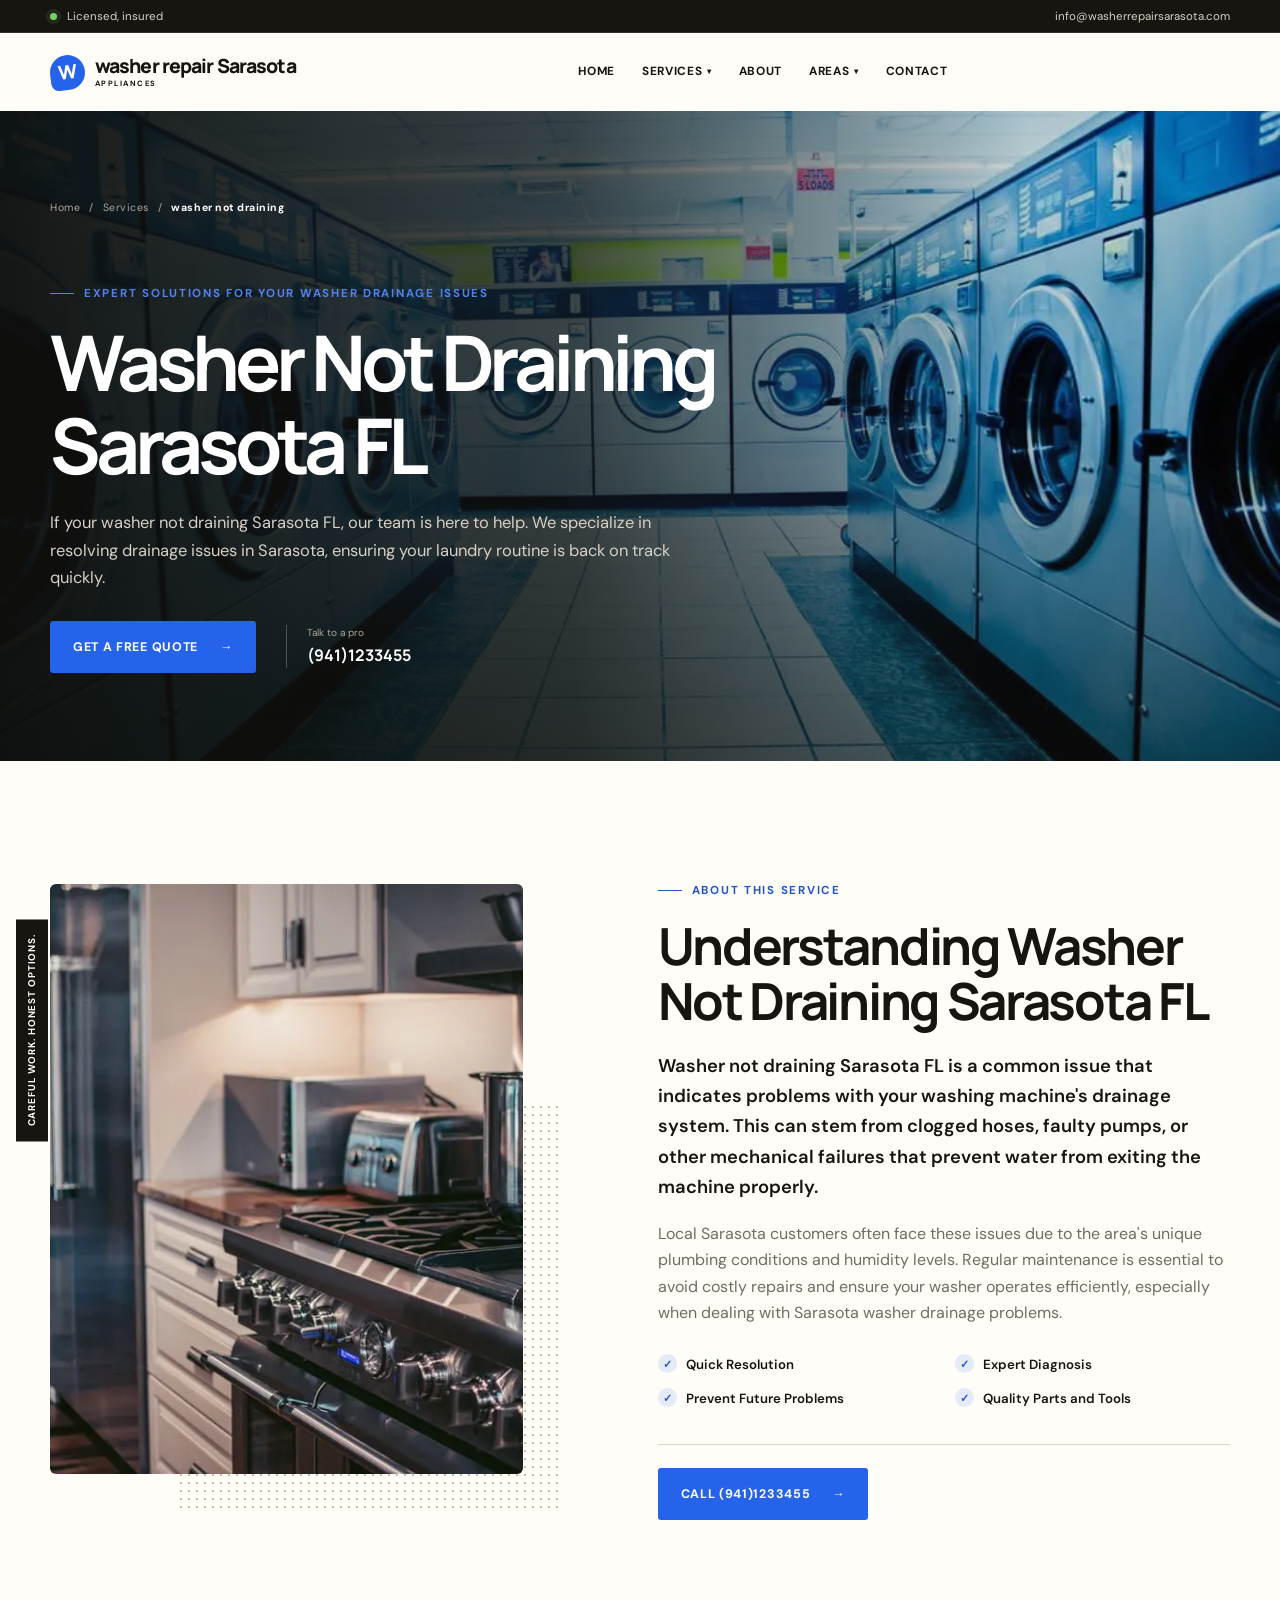
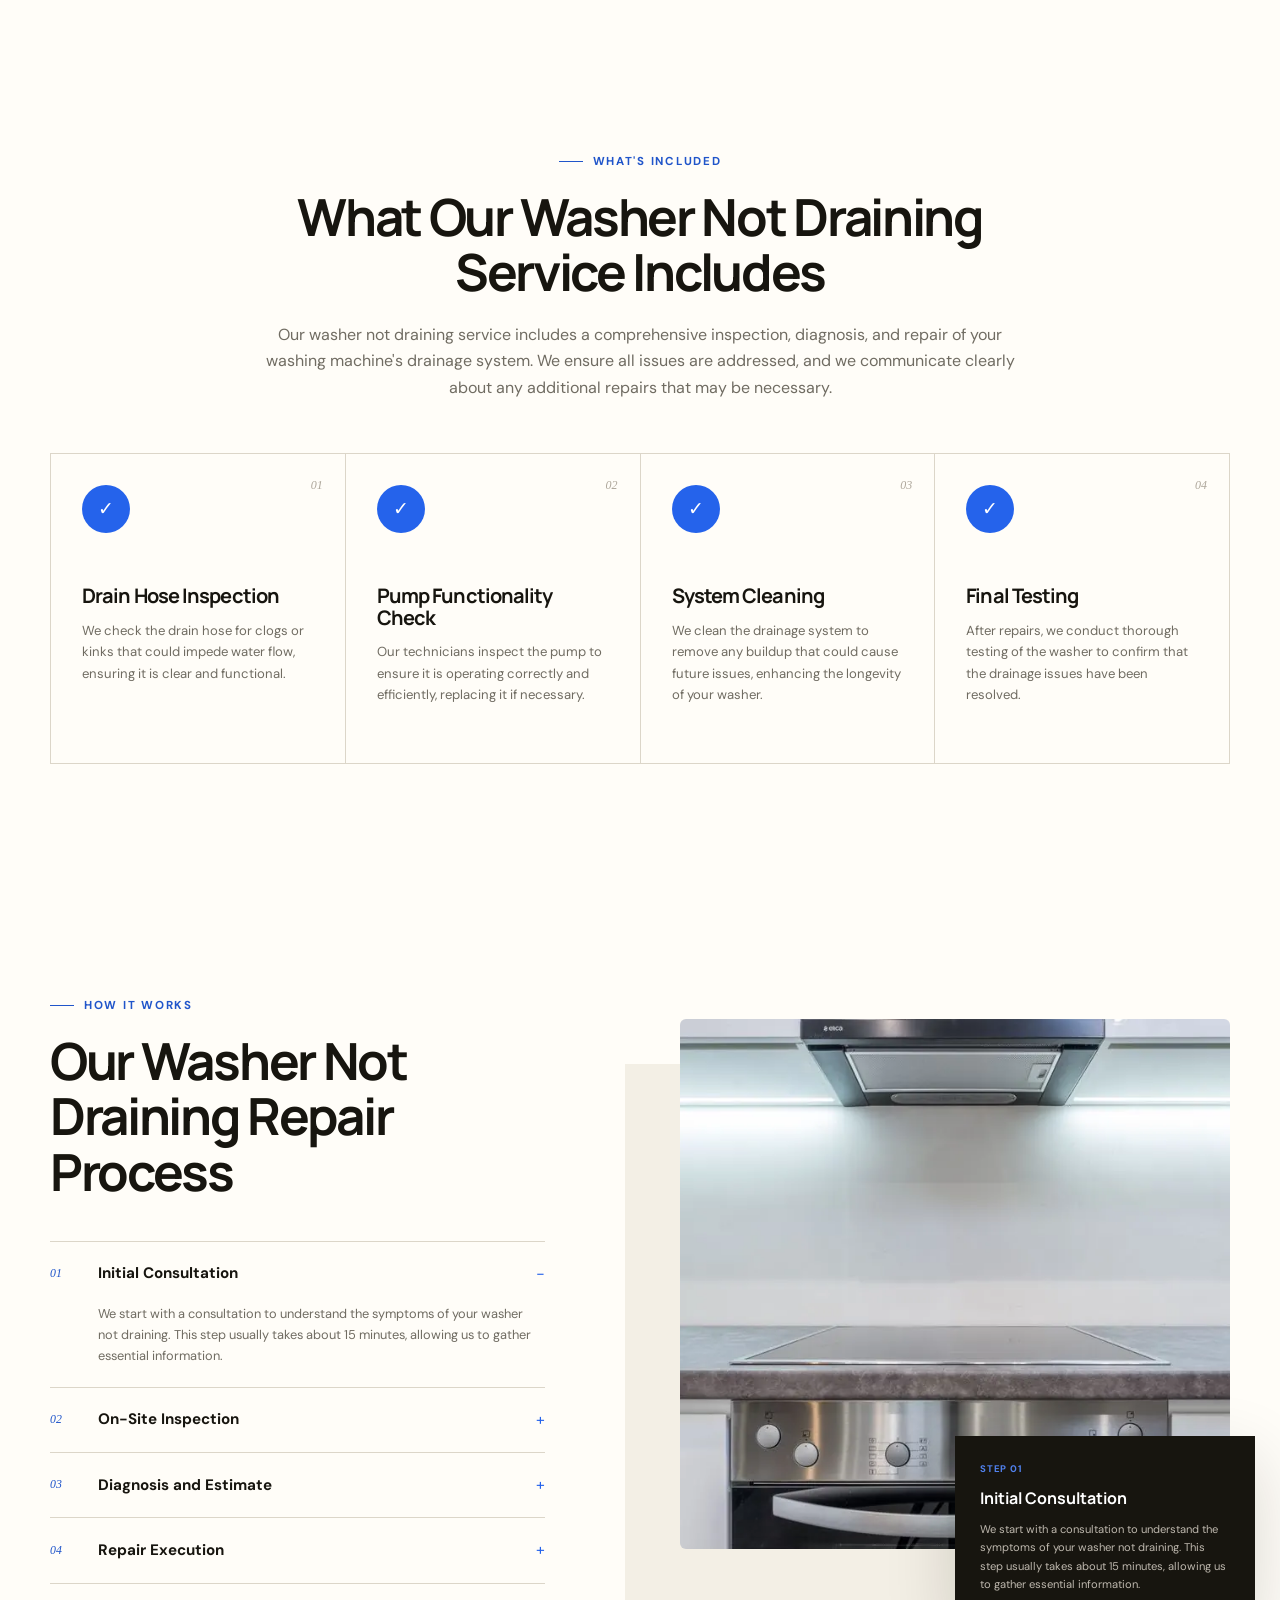
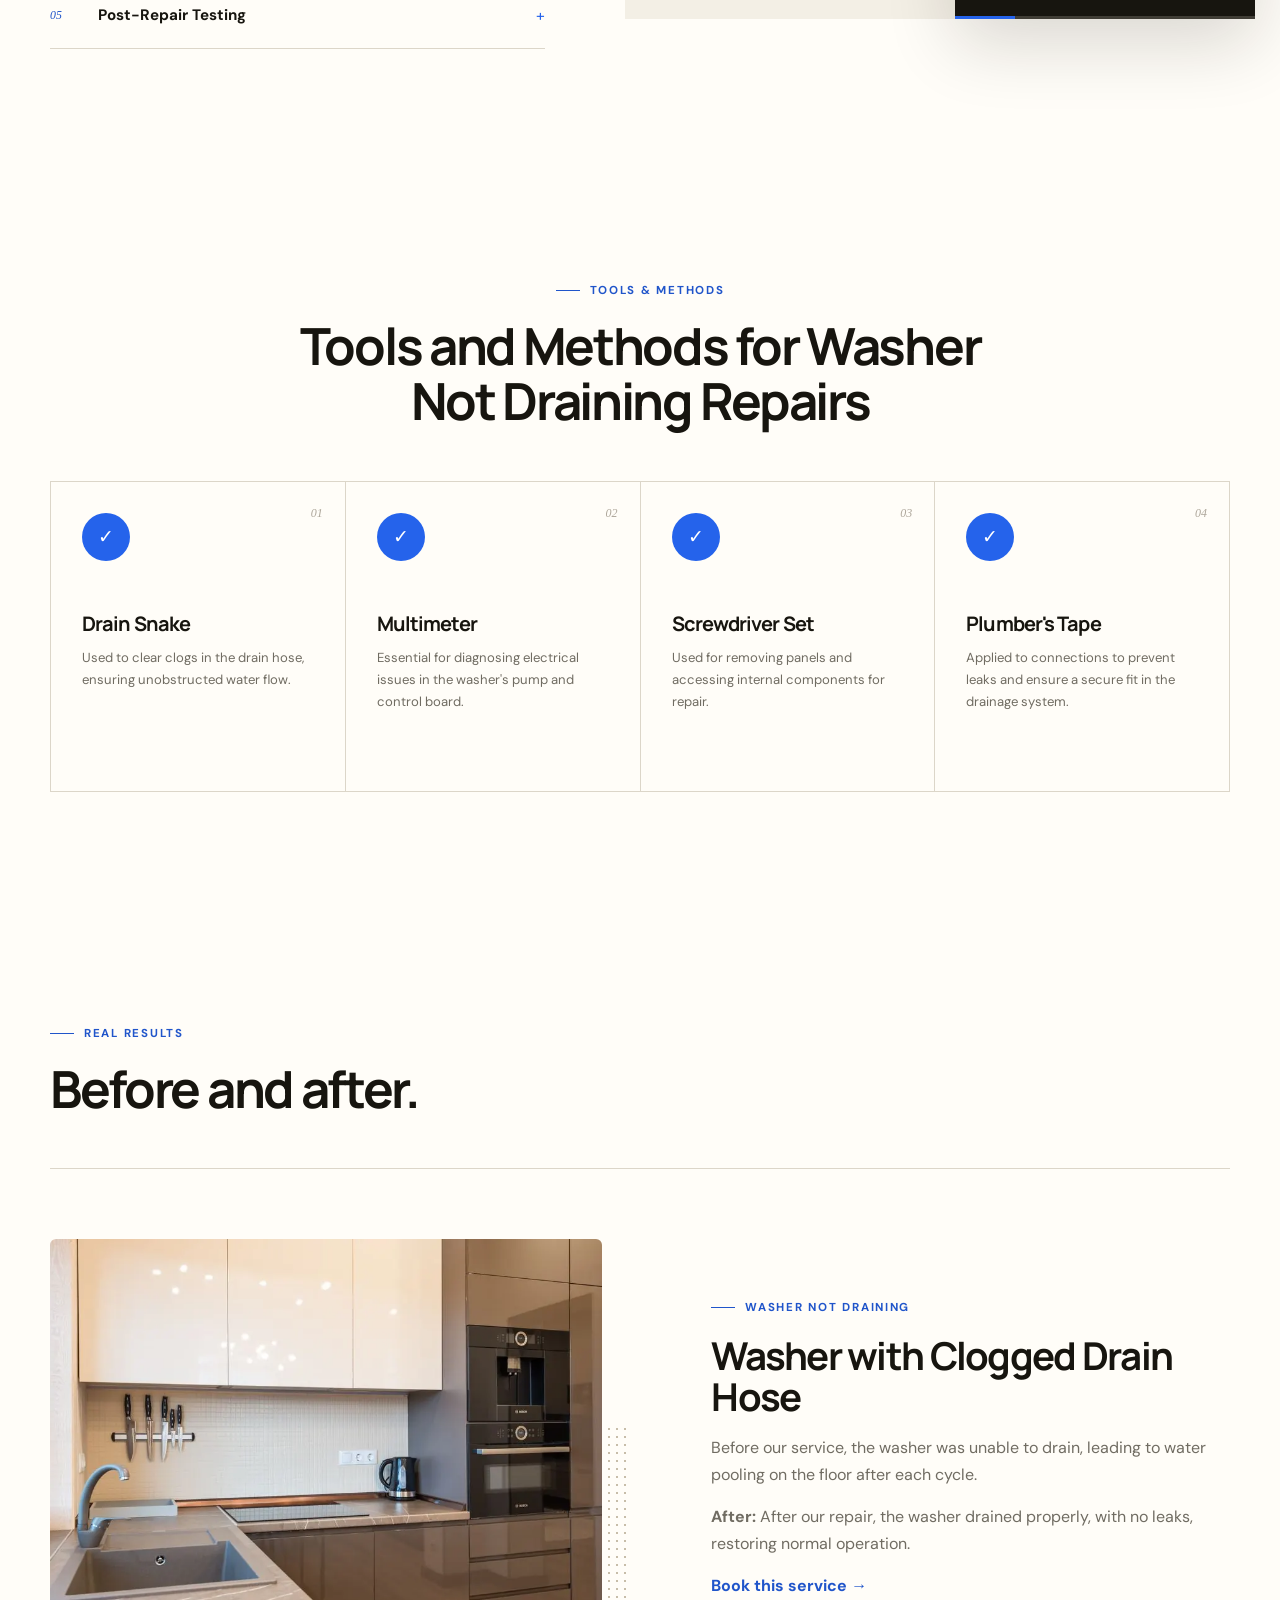
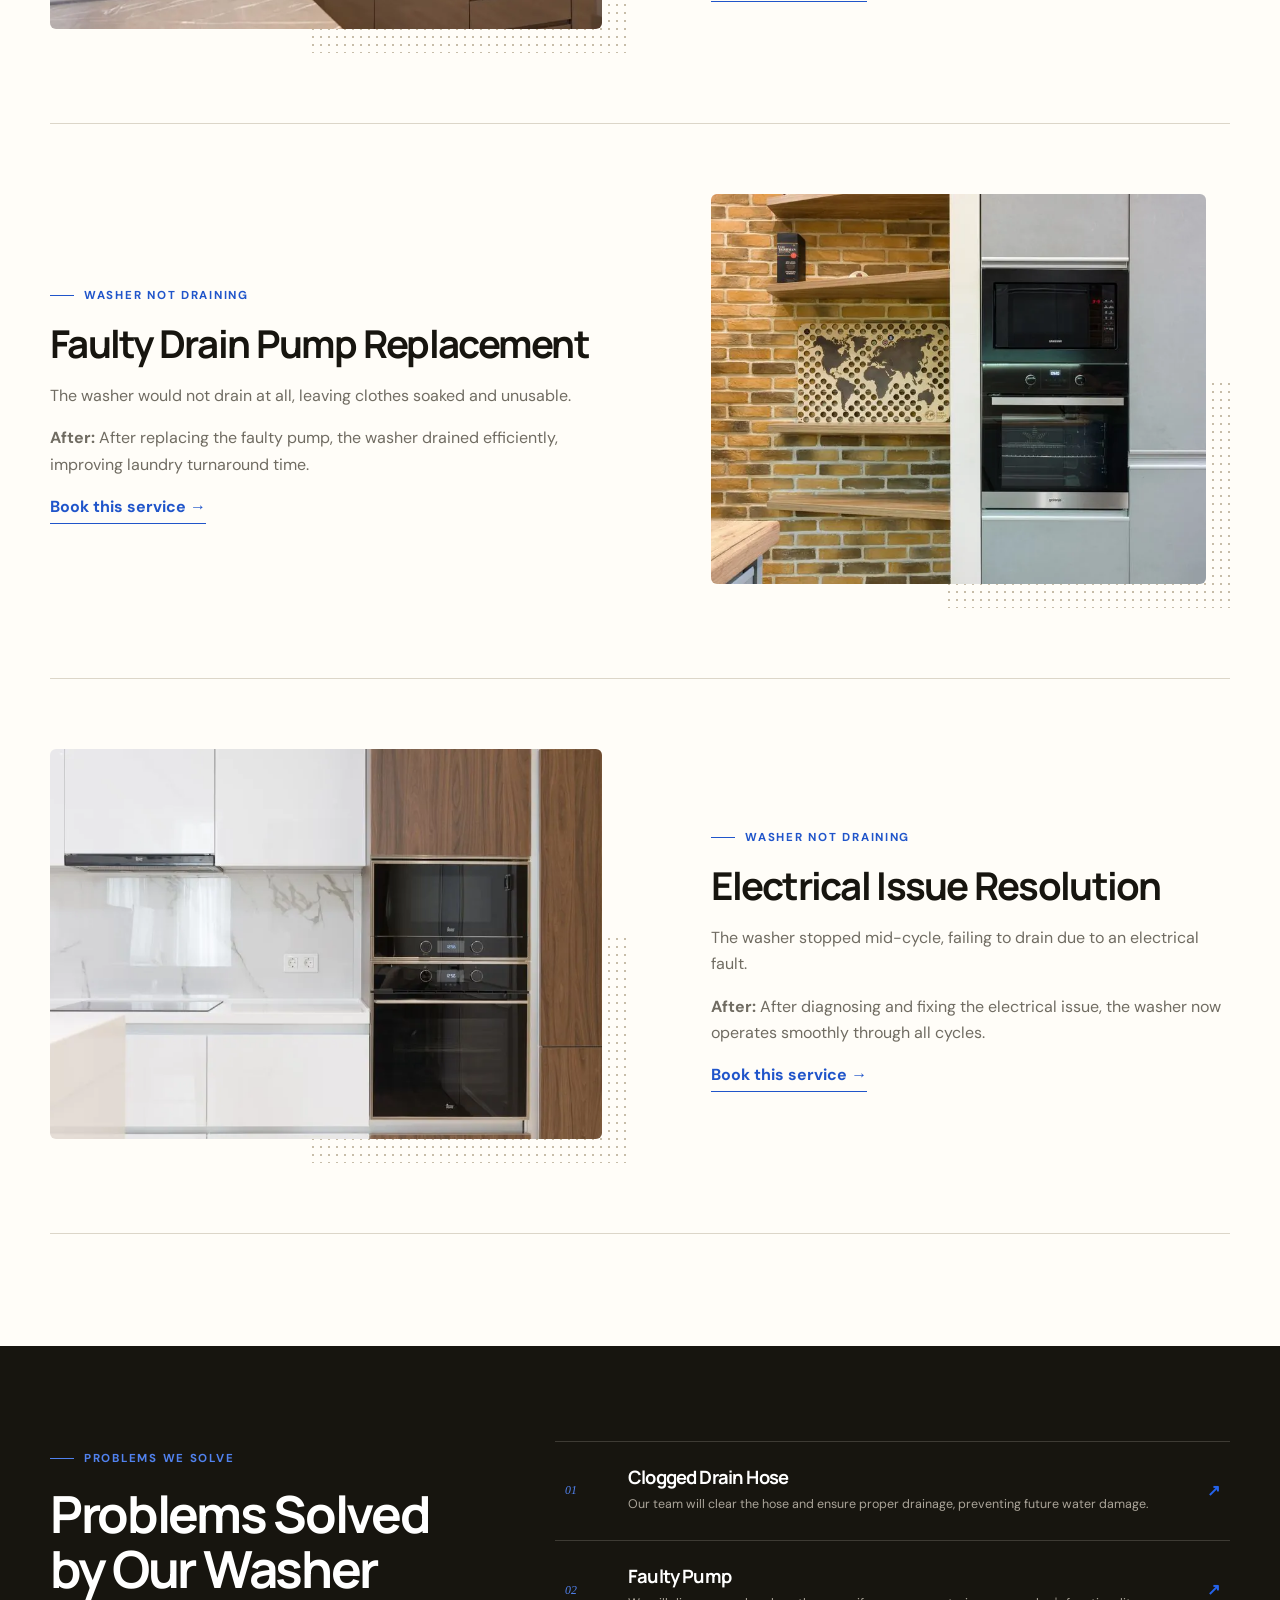
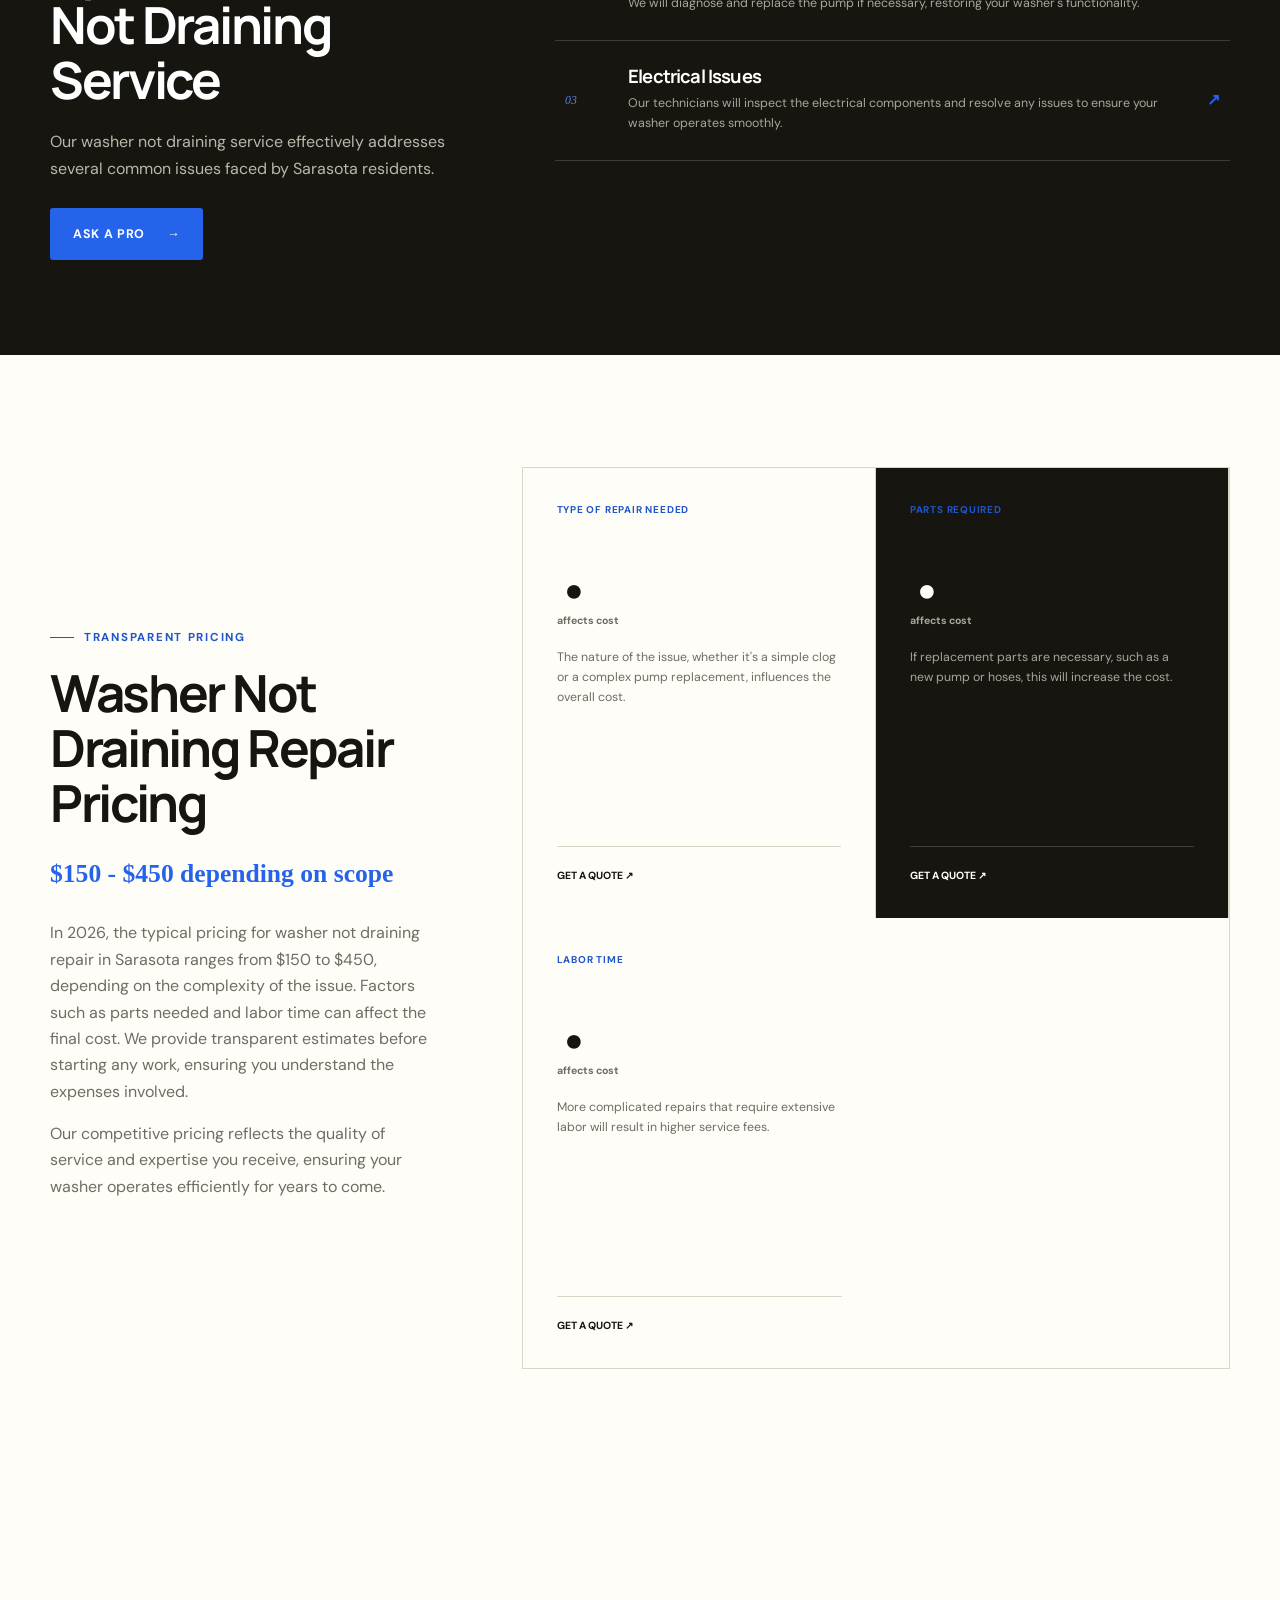
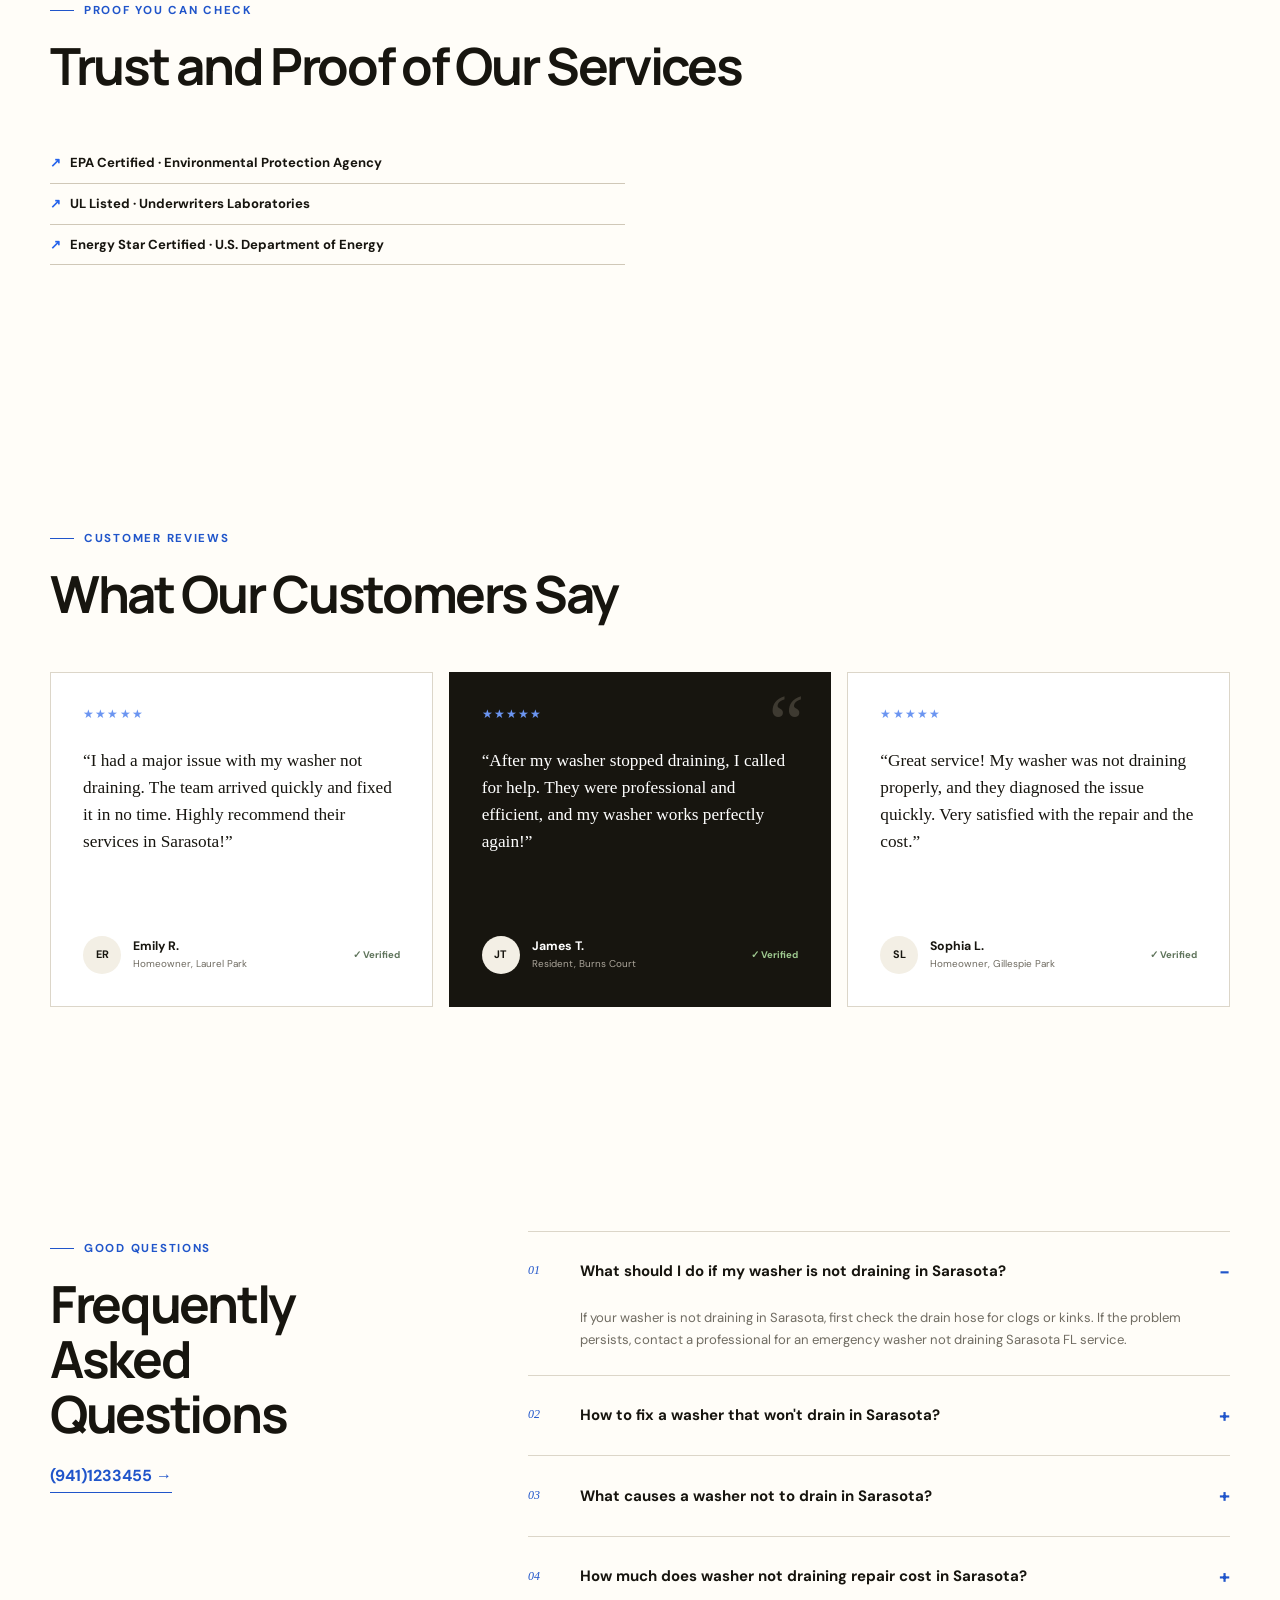
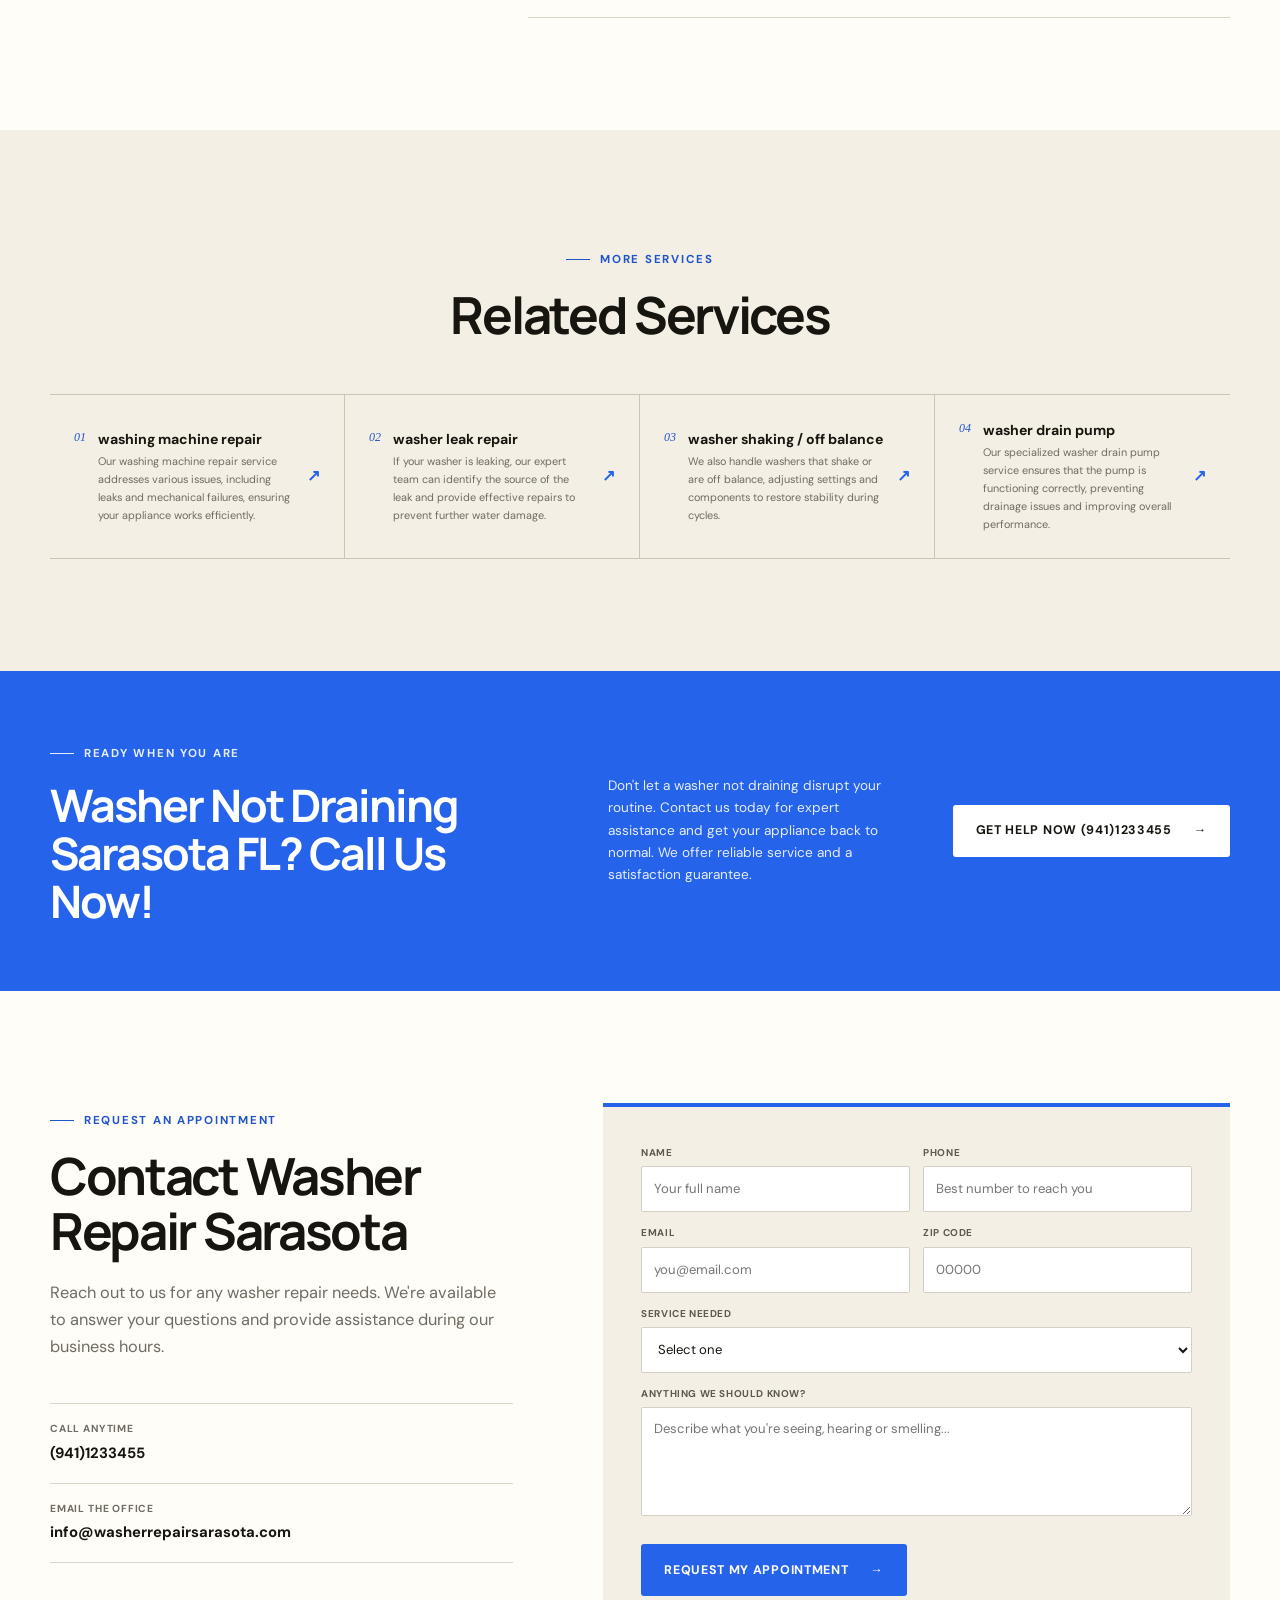
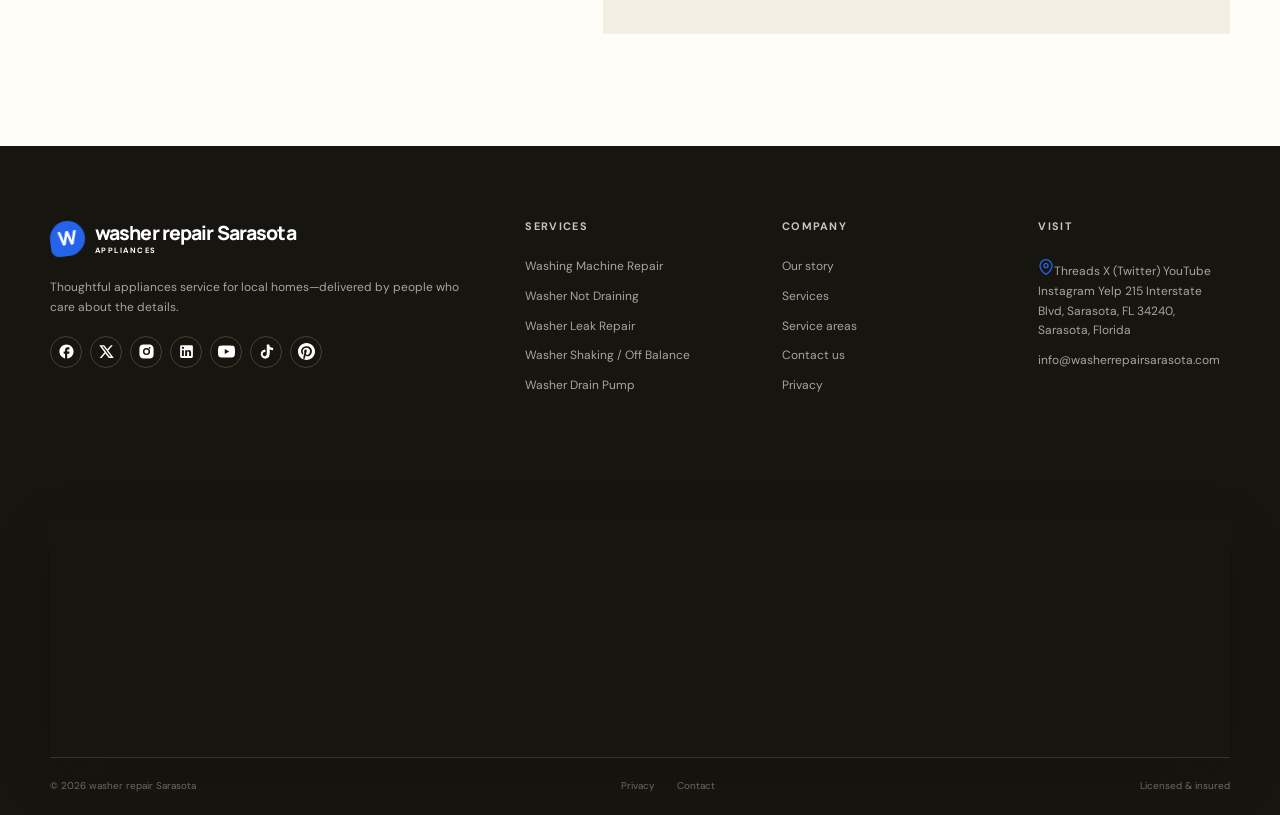
<file: washer-not-draining.html>
<!doctype html>
<html lang="en" class="scroll-smooth">
  <head>
    <meta charset="UTF-8" />
    <meta name="viewport" content="width=device-width, initial-scale=1.0" />
    <title>Washer Not Draining Sarasota FL | Drain Pump & Hose Repair</title>
    <meta name="description" content="Washer not draining in Sarasota, FL? We fix clogged drain hoses, faulty drain pumps and control board issues. Call today for washer drain repair.">
    <meta name="robots" content="index, follow">
    <link rel="canonical" href="https://washerrepair-sarasota.vercel.app/washer-not-draining">
    
    <link rel="preload" as="image" href="assets/images/gen/washing-machine-repair-for-sarasota-homes-6b69f6ab.webp" fetchpriority="high">
    <script type="application/ld+json">
{
  "@context": "https://schema.org",
  "@type": "Service",
  "@id": "https://washerrepair-sarasota.vercel.app/washer-not-draining#service",
  "name": "washer not draining",
  "url": "https://washerrepair-sarasota.vercel.app/washer-not-draining",
  "provider": {
    "@type": "LocalBusiness",
    "@id": "https://washerrepair-sarasota.vercel.app/#localbusiness",
    "name": "washer repair Sarasota ",
    "telephone": "(941)1233455"
  },
  "areaServed": [
    {
      "@type": "AdministrativeArea",
      "name": "Sarasota"
    },
    {
      "@type": "AdministrativeArea",
      "name": "Laurel Park"
    },
    {
      "@type": "AdministrativeArea",
      "name": "Burns Court"
    },
    {
      "@type": "AdministrativeArea",
      "name": "Gillespie Park"
    }
  ],
  "offers": {
    "@type": "Offer",
    "url": "https://washerrepair-sarasota.vercel.app/washer-not-draining",
    "availability": "https://schema.org/InStock"
  }
}
</script>
<script type="application/ld+json">
{
  "@context": "https://schema.org",
  "@type": "LocalBusiness",
  "@id": "https://washerrepair-sarasota.vercel.app/#localbusiness",
  "name": "washer repair Sarasota ",
  "telephone": "(941)1233455",
  "aggregateRating": {
    "@type": "AggregateRating",
    "ratingValue": "5.0",
    "reviewCount": 3,
    "bestRating": "5",
    "worstRating": "1"
  },
  "review": [
    {
      "@type": "Review",
      "author": {
        "@type": "Person",
        "name": "Emily R."
      },
      "reviewRating": {
        "@type": "Rating",
        "ratingValue": "5",
        "bestRating": "5",
        "worstRating": "1"
      },
      "reviewBody": "I had a major issue with my washer not draining. The team arrived quickly and fixed it in no time. Highly recommend their services in Sarasota!"
    },
    {
      "@type": "Review",
      "author": {
        "@type": "Person",
        "name": "James T."
      },
      "reviewRating": {
        "@type": "Rating",
        "ratingValue": "5",
        "bestRating": "5",
        "worstRating": "1"
      },
      "reviewBody": "After my washer stopped draining, I called for help. They were professional and efficient, and my washer works perfectly again!"
    },
    {
      "@type": "Review",
      "author": {
        "@type": "Person",
        "name": "Sophia L."
      },
      "reviewRating": {
        "@type": "Rating",
        "ratingValue": "5",
        "bestRating": "5",
        "worstRating": "1"
      },
      "reviewBody": "Great service! My washer was not draining properly, and they diagnosed the issue quickly. Very satisfied with the repair and the cost."
    }
  ]
}
</script>
<script type="application/ld+json">
{
  "@context": "https://schema.org",
  "@type": "FAQPage",
  "mainEntity": [
    {
      "@type": "Question",
      "name": "What should I do if my washer is not draining in Sarasota?",
      "acceptedAnswer": {
        "@type": "Answer",
        "text": "If your washer is not draining in Sarasota, first check the drain hose for clogs or kinks. If the problem persists, contact a professional for an emergency washer not draining Sarasota FL service."
      }
    },
    {
      "@type": "Question",
      "name": "How to fix a washer that won't drain in Sarasota?",
      "acceptedAnswer": {
        "@type": "Answer",
        "text": "To fix a washer that won't drain in Sarasota, inspect the drain pump and hoses for blockages. If you're unable to resolve the issue, call us for expert washer not draining repair Sarasota."
      }
    },
    {
      "@type": "Question",
      "name": "What causes a washer not to drain in Sarasota?",
      "acceptedAnswer": {
        "@type": "Answer",
        "text": "Common causes of a washer not draining in Sarasota include clogged drain hoses, malfunctioning pumps, or issues with the washing machine's control board. A professional can diagnose the specific issue."
      }
    },
    {
      "@type": "Question",
      "name": "How much does washer not draining repair cost in Sarasota?",
      "acceptedAnswer": {
        "@type": "Answer",
        "text": "Washer not draining repair costs in Sarasota typically range from $150 to $450, depending on the complexity of the issue and parts needed for the repair."
      }
    }
  ]
}
</script>
    <script type="application/ld+json">
{
  "@context": "https://schema.org",
  "@type": "BreadcrumbList",
  "itemListElement": [
    {
      "@type": "ListItem",
      "position": 1,
      "name": "Home",
      "item": "https://washerrepair-sarasota.vercel.app/"
    },
    {
      "@type": "ListItem",
      "position": 2,
      "name": "Services",
      "item": "https://washerrepair-sarasota.vercel.app/services"
    },
    {
      "@type": "ListItem",
      "position": 3,
      "name": "washer not draining",
      "item": "https://washerrepair-sarasota.vercel.app/washer-not-draining"
    }
  ]
}
</script>
    <meta property="og:type" content="article">
    <meta property="og:title" content="Washer Not Draining Sarasota FL | Drain Pump & Hose Repair">
    <meta property="og:description" content="Washer not draining in Sarasota, FL? We fix clogged drain hoses, faulty drain pumps and control board issues. Call today for washer drain repair.">
    <meta property="og:image" content="{{SITE_BASE_URL}}/assets/images/gen/washing-machine-repair-for-sarasota-homes-6b69f6ab.webp">
    <meta name="twitter:card" content="summary_large_image">
    <meta name="twitter:title" content="Washer Not Draining Sarasota FL | Drain Pump & Hose Repair">
    <meta name="twitter:description" content="Washer not draining in Sarasota, FL? We fix clogged drain hoses, faulty drain pumps and control board issues. Call today for washer drain repair.">
    <link rel="icon" href="data:image/svg+xml,%3Csvg%20xmlns=%27http://www.w3.org/2000/svg%27%20viewBox=%270%200%2032%2032%27%3E%3Crect%20width=%2732%27%20height=%2732%27%20rx=%277%27%20fill=%27%232563EB%27/%3E%3Ctext%20x=%2716%27%20y=%2723%27%20font-family=%27Arial,sans-serif%27%20font-size=%2719%27%20font-weight=%27700%27%20fill=%27%23ffffff%27%20text-anchor=%27middle%27%3EW%3C/text%3E%3C/svg%3E" />
    <script>window.__RL_LEADS={siteId:"6abde9d0a2c0fee5111ff2b7",apiBase:["https:","","ranklocal.cc"].join("/"),turnstileSiteKey:""};</script>
    <link rel="preload" href="assets/fonts/dm-sans.woff2" as="font" type="font/woff2" crossorigin />
    <link rel="preload" href="assets/fonts/manrope.woff2" as="font" type="font/woff2" crossorigin />
    <link rel="stylesheet" href="assets/global.css" />
  </head>
  <body id="top">
    
<div id="navbar-container">
  <header class="site-header">
    <div class="utility-bar">
      <div class="shell utility-inner">
        <p><span class="status-dot"></span> Licensed, insured</p>
        <div><span><a href="mailto:info@washerrepairsarasota.com" style="color:inherit;text-decoration:none;">info@washerrepairsarasota.com</a></span></div>
      </div>
    </div>
    <nav class="main-nav shell" aria-label="Main navigation">
      <a class="brand" href="/" aria-label="washer repair Sarasota  home">
        <span class="brand-mark">W</span>
        <span>washer repair Sarasota <small>APPLIANCES </small></span>
      </a>
      <button class="nav-toggle" type="button" aria-expanded="false" aria-controls="site-menu">
        <span></span><span></span><span></span><span class="sr-only">Toggle menu</span>
      </button>
      <div class="nav-links" id="site-menu">
        <a href="/">Home</a>
        <span class="nav-dd">
        <a href="services">Services <span class="nav-dd-caret">&#9662;</span></a>
        <div class="nav-dd-panel">
          <!-- RL-AUTO:nav-services START -->
<a href="washing-machine-repair">Washing Machine Repair</a><a href="washer-not-draining">Washer Not Draining</a><a href="washer-leak-repair">Washer Leak Repair</a><a href="washer-shaking-off-balance">Washer Shaking / Off Balance</a><a href="washer-drain-pump">Washer Drain Pump</a>
<!-- RL-AUTO:nav-services END -->
          <a class="nav-dd-all" href="services">All services &rarr;</a>
        </div>
      </span>
        <a href="about">About</a>
        <span class="nav-dd">
        <a href="locations">Areas <span class="nav-dd-caret">&#9662;</span></a>
        <div class="nav-dd-panel">
          <!-- RL-AUTO:nav-locations START --><a href="appliances-laurel-park">Laurel Park</a><a href="appliances-burns-court">Burns Court</a><a href="appliances-gillespie-park">Gillespie Park</a><!-- RL-AUTO:nav-locations END -->
          <a class="nav-dd-all" href="locations">All service areas &rarr;</a>
        </div>
      </span>
        
        <a href="contact">Contact</a>
      </div>
      
    </nav>
  </header>
</div>
    <main>
      
  <div id="hero-container">
    <section class="location-hero">
      <div class="location-hero-image" style="background-image:url('assets/images/gen/washing-machine-repair-for-sarasota-homes-6b69f6ab.webp');" aria-hidden="true"></div>
      <div class="location-hero-overlay"></div>
      <div class="shell location-hero-inner">
        <div class="location-hero-copy" data-sal="slide-up" data-sal-duration="650">
          <nav class="breadcrumbs" aria-label="Breadcrumb"><a href="/">Home</a><span>/</span><a href="services">Services</a><span>/</span><strong>washer not draining</strong></nav>
          <span class="eyebrow eyebrow-light"><span></span> Expert solutions for your washer drainage issues</span>
          <h1>Washer Not Draining Sarasota FL</h1>
          <p>If your washer not draining Sarasota FL, our team is here to help. We specialize in resolving drainage issues in Sarasota, ensuring your laundry routine is back on track quickly.</p>
          <div class="location-hero-actions">
            <a class="button button-primary" href="tel:9411233455">Get a free quote <span>&#8594;</span></a>
            <a class="location-call-link" href="tel:9411233455"><small>Talk to a pro</small><strong>(941)1233455</strong></a>
          </div>
        </div>
      </div>
    </section>
  </div>
      
  <div id="about-container">
    <section class="section about-section">
      <div class="shell split-layout">
        <div class="image-stack" data-sal="slide-right"><img src="assets/images/gen/professional-washer-not-draining-in-sarasota-773e684d.webp" alt="Professional washer not draining in Sarasota" loading="lazy" /><div class="image-caption">Careful work. Honest options.</div></div>
        <div class="section-copy" data-sal="slide-up">
          <span class="eyebrow"><span></span> About this service</span>
          <h2>Understanding Washer Not Draining Sarasota FL</h2>
          <p class="lead">Washer not draining Sarasota FL is a common issue that indicates problems with your washing machine's drainage system. This can stem from clogged hoses, faulty pumps, or other mechanical failures that prevent water from exiting the machine properly.</p><p>Local Sarasota customers often face these issues due to the area's unique plumbing conditions and humidity levels. Regular maintenance is essential to avoid costly repairs and ensure your washer operates efficiently, especially when dealing with Sarasota washer drainage problems.</p>
          <ul class="check-list"><li><span>&#10003;</span> Quick Resolution</li><li><span>&#10003;</span> Expert Diagnosis</li><li><span>&#10003;</span> Prevent Future Problems</li><li><span>&#10003;</span> Quality Parts and Tools</li></ul>
          <div class="signature-row"><a class="button button-primary" href="tel:9411233455" style="margin:0;">Call (941)1233455 <span>&#8594;</span></a></div>
        </div>
      </div>
    </section>
  </div>
      
  <div id="why-choose-us-container">
    <section class="section why-section">
      <div class="shell">
        <div class="section-heading centered"><span class="eyebrow"><span></span> What's included</span><h2>What Our Washer Not Draining Service Includes</h2><p>Our washer not draining service includes a comprehensive inspection, diagnosis, and repair of your washing machine's drainage system. We ensure all issues are addressed, and we communicate clearly about any additional repairs that may be necessary.</p></div>
        <div class="benefit-grid">
          <article><span class="benefit-number">01</span><div class="mini-icon">&#10003;</div><h3>Drain Hose Inspection</h3><p>We check the drain hose for clogs or kinks that could impede water flow, ensuring it is clear and functional.</p></article><article><span class="benefit-number">02</span><div class="mini-icon">&#10003;</div><h3>Pump Functionality Check</h3><p>Our technicians inspect the pump to ensure it is operating correctly and efficiently, replacing it if necessary.</p></article><article><span class="benefit-number">03</span><div class="mini-icon">&#10003;</div><h3>System Cleaning</h3><p>We clean the drainage system to remove any buildup that could cause future issues, enhancing the longevity of your washer.</p></article><article><span class="benefit-number">04</span><div class="mini-icon">&#10003;</div><h3>Final Testing</h3><p>After repairs, we conduct thorough testing of the washer to confirm that the drainage issues have been resolved.</p></article>
        </div>
      </div>
    </section>
  </div>
      
  <div id="service-process-container">
    <section class="section process-section" id="process">
      <div class="shell process-layout">
        <div class="process-copy">
          <span class="eyebrow"><span></span> How it works</span>
          <h2>Our Washer Not Draining Repair Process</h2>
          <div class="process-list">
            <article class="active"><button type="button" data-process="0" data-title="Initial Consultation" data-desc="We start with a consultation to understand the symptoms of your washer not draining. This step usually takes about 15 minutes, allowing us to gather essential information."><span>01</span><strong>Initial Consultation</strong></button><p>We start with a consultation to understand the symptoms of your washer not draining. This step usually takes about 15 minutes, allowing us to gather essential information.</p></article><article><button type="button" data-process="1" data-title="On-Site Inspection" data-desc="Our technician will perform a detailed inspection of your washer and drainage system. This typically takes 30-45 minutes, identifying any clogs or mechanical failures."><span>02</span><strong>On-Site Inspection</strong></button><p>Our technician will perform a detailed inspection of your washer and drainage system. This typically takes 30-45 minutes, identifying any clogs or mechanical failures.</p></article><article><button type="button" data-process="2" data-title="Diagnosis and Estimate" data-desc="After the inspection, we provide a diagnosis and a clear estimate for repairs. This step ensures you understand the costs involved before any work begins."><span>03</span><strong>Diagnosis and Estimate</strong></button><p>After the inspection, we provide a diagnosis and a clear estimate for repairs. This step ensures you understand the costs involved before any work begins.</p></article><article><button type="button" data-process="3" data-title="Repair Execution" data-desc="Once approved, our team will efficiently carry out the necessary repairs, often completing the work within a few hours, depending on the issue."><span>04</span><strong>Repair Execution</strong></button><p>Once approved, our team will efficiently carry out the necessary repairs, often completing the work within a few hours, depending on the issue.</p></article><article><button type="button" data-process="4" data-title="Post-Repair Testing" data-desc="After repairs, we conduct thorough testing to ensure your washer is functioning correctly. This final check confirms that the drainage issues have been resolved."><span>05</span><strong>Post-Repair Testing</strong></button><p>After repairs, we conduct thorough testing to ensure your washer is functioning correctly. This final check confirms that the drainage issues have been resolved.</p></article>
          </div>
        </div>
        <div class="process-visual" data-sal="slide-left">
          <img src="assets/images/gen/washer-not-draining-614bd1f2.webp" alt="washer not draining" loading="lazy" />
          <div class="process-card"><small id="process-step">STEP 01</small><strong id="process-title">Initial Consultation</strong><p id="process-description">We start with a consultation to understand the symptoms of your washer not draining. This step usually takes about 15 minutes, allowing us to gather essential information.</p></div>
          <div class="process-meter"><span style="width:20%"></span></div>
        </div>
      </div>
    </section>
  </div>
      
  <div id="tools-container">
    <section class="section why-section">
      <div class="shell">
        <div class="section-heading centered"><span class="eyebrow"><span></span> Tools &amp; methods</span><h2>Tools and Methods for Washer Not Draining Repairs</h2></div>
        <div class="benefit-grid">
          <article><span class="benefit-number">01</span><div class="mini-icon">&#10003;</div><h3>Drain Snake</h3><p>Used to clear clogs in the drain hose, ensuring unobstructed water flow.</p></article><article><span class="benefit-number">02</span><div class="mini-icon">&#10003;</div><h3>Multimeter</h3><p>Essential for diagnosing electrical issues in the washer's pump and control board.</p></article><article><span class="benefit-number">03</span><div class="mini-icon">&#10003;</div><h3>Screwdriver Set</h3><p>Used for removing panels and accessing internal components for repair.</p></article><article><span class="benefit-number">04</span><div class="mini-icon">&#10003;</div><h3>Plumber's Tape</h3><p>Applied to connections to prevent leaks and ensure a secure fit in the drainage system.</p></article>
        </div>
      </div>
    </section>
  </div>
      
  <div id="per-service-city-blocks-container">
    <section class="section city-service-details">
      <div class="shell">
        <div class="section-heading"><span class="eyebrow"><span></span> Real results</span><h2>Before and after.</h2></div>
        <article class="city-service-row"><div class="city-service-media"><img src="assets/images/gen/emergency-response-team-988f2054.webp" alt="Washer with Clogged Drain Hose" loading="lazy" /></div><div><span class="eyebrow"><span></span> washer not draining</span><h3>Washer with Clogged Drain Hose</h3><p>Before our service, the washer was unable to drain, leading to water pooling on the floor after each cycle.</p><p><strong>After: </strong>After our repair, the washer drained properly, with no leaks, restoring normal operation.</p><a class="text-link" href="tel:9411233455">Book this service &#8594;</a></div></article><article class="city-service-row city-service-row-reverse"><div class="city-service-media"><img src="assets/images/gen/index-f65d246b.webp" alt="Faulty Drain Pump Replacement" loading="lazy" /></div><div><span class="eyebrow"><span></span> washer not draining</span><h3>Faulty Drain Pump Replacement</h3><p>The washer would not drain at all, leaving clothes soaked and unusable.</p><p><strong>After: </strong>After replacing the faulty pump, the washer drained efficiently, improving laundry turnaround time.</p><a class="text-link" href="tel:9411233455">Book this service &#8594;</a></div></article><article class="city-service-row"><div class="city-service-media"><img src="assets/images/gen/electrical-issue-resolution-1dde06a6.webp" alt="Electrical Issue Resolution" loading="lazy" /></div><div><span class="eyebrow"><span></span> washer not draining</span><h3>Electrical Issue Resolution</h3><p>The washer stopped mid-cycle, failing to drain due to an electrical fault.</p><p><strong>After: </strong>After diagnosing and fixing the electrical issue, the washer now operates smoothly through all cycles.</p><a class="text-link" href="tel:9411233455">Book this service &#8594;</a></div></article>
      </div>
    </section>
  </div>
      
  <div id="problems-solved-container">
    <section class="problems-section">
      <div class="shell problems-grid">
        <div class="problems-intro"><span class="eyebrow eyebrow-light"><span></span> Problems we solve</span><h2>Problems Solved by Our Washer Not Draining Service</h2><p>Our washer not draining service effectively addresses several common issues faced by Sarasota residents.</p><a class="button button-primary" href="tel:9411233455">Ask a pro <span>&#8594;</span></a></div>
        <div class="problem-list"><article><span>01</span><div><h3>Clogged Drain Hose</h3><p>Our team will clear the hose and ensure proper drainage, preventing future water damage.</p></div><b>&#8599;</b></article><article><span>02</span><div><h3>Faulty Pump</h3><p>We will diagnose and replace the pump if necessary, restoring your washer's functionality.</p></div><b>&#8599;</b></article><article><span>03</span><div><h3>Electrical Issues</h3><p>Our technicians will inspect the electrical components and resolve any issues to ensure your washer operates smoothly.</p></div><b>&#8599;</b></article></div>
      </div>
    </section>
  </div>
      
  <div id="pricing-container">
    <section class="section local-pricing">
      <div class="shell local-pricing-layout">
        <div><span class="eyebrow"><span></span> Transparent pricing</span><h2>Washer Not Draining Repair Pricing</h2><p style="font-family:var(--font-serif);font-size:1.6rem;color:var(--orange);font-weight:700;">$150 - $450 depending on scope</p><p>In 2026, the typical pricing for washer not draining repair in Sarasota ranges from $150 to $450, depending on the complexity of the issue. Factors such as parts needed and labor time can affect the final cost. We provide transparent estimates before starting any work, ensuring you understand the expenses involved.</p><p>Our competitive pricing reflects the quality of service and expertise you receive, ensuring your washer operates efficiently for years to come.</p></div>
        <div class="local-price-cards"><article><span>Type of Repair Needed</span><h3>&#8226;<small>affects cost</small></h3><p>The nature of the issue, whether it's a simple clog or a complex pump replacement, influences the overall cost.</p><a href="tel:9411233455">Get a quote &#8599;</a></article><article class="local-price-featured"><span>Parts Required</span><h3>&#8226;<small>affects cost</small></h3><p>If replacement parts are necessary, such as a new pump or hoses, this will increase the cost.</p><a href="tel:9411233455">Get a quote &#8599;</a></article><article><span>Labor Time</span><h3>&#8226;<small>affects cost</small></h3><p>More complicated repairs that require extensive labor will result in higher service fees.</p><a href="tel:9411233455">Get a quote &#8599;</a></article></div>
      </div>
    </section>
  </div>
      
  <div id="trust-proof-container">
    <section class="section review-section">
      <div class="shell">
        <div class="review-heading"><div><span class="eyebrow"><span></span> Proof you can check</span><h2>Trust and Proof of Our Services</h2></div></div>
        <div class="area-columns" style="margin-bottom:2rem;"><ul><li>EPA Certified &middot; Environmental Protection Agency</li><li>UL Listed &middot; Underwriters Laboratories</li><li>Energy Star Certified &middot; U.S. Department of Energy</li></ul></div>
        
      </div>
    </section>
  </div>
      
  <div id="testimonials-container">
    <section class="section review-section" id="reviews">
      <div class="shell">
        <div class="review-heading"><div><span class="eyebrow"><span></span> Customer reviews</span><h2>What Our Customers Say</h2></div></div>
        <div class="review-grid"><article><div class="stars">★★★★★</div><blockquote>&ldquo;I had a major issue with my washer not draining. The team arrived quickly and fixed it in no time. Highly recommend their services in Sarasota!&rdquo;</blockquote><div><span class="avatar">ER</span><p><strong>Emily R.</strong><small>Homeowner, Laurel Park</small></p><span class="verified">&#10003; Verified</span></div></article><article class="review-featured"><div class="quote-mark">&ldquo;</div><div class="stars">★★★★★</div><blockquote>&ldquo;After my washer stopped draining, I called for help. They were professional and efficient, and my washer works perfectly again!&rdquo;</blockquote><div><span class="avatar">JT</span><p><strong>James T.</strong><small>Resident, Burns Court</small></p><span class="verified">&#10003; Verified</span></div></article><article><div class="stars">★★★★★</div><blockquote>&ldquo;Great service! My washer was not draining properly, and they diagnosed the issue quickly. Very satisfied with the repair and the cost.&rdquo;</blockquote><div><span class="avatar">SL</span><p><strong>Sophia L.</strong><small>Homeowner, Gillespie Park</small></p><span class="verified">&#10003; Verified</span></div></article></div>
      </div>
    </section>
  </div>
      
  <div id="faq-container">
    <section class="section faq-section">
      <div class="shell faq-layout">
        <div class="faq-intro"><span class="eyebrow"><span></span> Good questions</span><h2>Frequently Asked Questions</h2><a class="text-link" href="tel:9411233455">(941)1233455 &#8594;</a></div>
        <div class="accordion"><article class="open"><button type="button" aria-expanded="true"><span>01</span><strong>What should I do if my washer is not draining in Sarasota?</strong><b>&minus;</b></button><div class="accordion-panel"><p>If your washer is not draining in Sarasota, first check the drain hose for clogs or kinks. If the problem persists, contact a professional for an emergency washer not draining Sarasota FL service.</p></div></article><article><button type="button" aria-expanded="false"><span>02</span><strong>How to fix a washer that won't drain in Sarasota?</strong><b>+</b></button><div class="accordion-panel"><p>To fix a washer that won't drain in Sarasota, inspect the drain pump and hoses for blockages. If you're unable to resolve the issue, call us for expert washer not draining repair Sarasota.</p></div></article><article><button type="button" aria-expanded="false"><span>03</span><strong>What causes a washer not to drain in Sarasota?</strong><b>+</b></button><div class="accordion-panel"><p>Common causes of a washer not draining in Sarasota include clogged drain hoses, malfunctioning pumps, or issues with the washing machine's control board. A professional can diagnose the specific issue.</p></div></article><article><button type="button" aria-expanded="false"><span>04</span><strong>How much does washer not draining repair cost in Sarasota?</strong><b>+</b></button><div class="accordion-panel"><p>Washer not draining repair costs in Sarasota typically range from $150 to $450, depending on the complexity of the issue and parts needed for the repair.</p></div></article></div>
      </div>
    </section>
  </div>
      
      <!-- RL-AUTO:related-services START -->

  <div id="related-container">
    <section class="section section-ivory">
      <div class="shell">
        <div class="section-heading centered"><span class="eyebrow"><span></span> More services</span><h2>Related Services</h2></div>
        <div class="service-list"><a href="./washing-machine-repair"><span>01</span><strong>washing machine repair</strong><small>Our washing machine repair service addresses various issues, including leaks and mechanical failures, ensuring your appliance works efficiently.</small><b>&#8599;</b></a><a href="./washer-leak-repair"><span>02</span><strong>washer leak repair</strong><small>If your washer is leaking, our expert team can identify the source of the leak and provide effective repairs to prevent further water damage.</small><b>&#8599;</b></a><a href="./washer-shaking-off-balance"><span>03</span><strong>washer shaking / off balance</strong><small>We also handle washers that shake or are off balance, adjusting settings and components to restore stability during cycles.</small><b>&#8599;</b></a><a href="./washer-drain-pump"><span>04</span><strong>washer drain pump</strong><small>Our specialized washer drain pump service ensures that the pump is functioning correctly, preventing drainage issues and improving overall performance.</small><b>&#8599;</b></a></div>
      </div>
    </section>
  </div>
<!-- RL-AUTO:related-services END -->
      
  <div id="cta-container">
    <section class="cta-band">
      <div class="shell cta-inner"><div><span class="eyebrow eyebrow-light"><span></span> Ready when you are</span><h2>Washer Not Draining Sarasota FL? Call Us Now!</h2></div><p>Don't let a washer not draining disrupt your routine. Contact us today for expert assistance and get your appliance back to normal. We offer reliable service and a satisfaction guarantee.</p><a class="button button-light" href="tel:9411233455">Get Help Now (941)1233455 <span>&#8594;</span></a></div>
    </section>
  </div>
      
  <div id="contact-container">
    <section class="section contact-section" id="contact">
      <div class="shell contact-layout">
        <div class="contact-copy">
          <span class="eyebrow"><span></span> Request an appointment</span>
          <h2>Contact Washer Repair Sarasota</h2>
          <p>Reach out to us for any washer repair needs. We're available to answer your questions and provide assistance during our business hours.</p>
          <div class="contact-details"><a href="tel:9411233455"><small>Call anytime</small><strong>(941)1233455</strong></a><a href="mailto:info@washerrepairsarasota.com"><small>Email the office</small><strong>info@washerrepairsarasota.com</strong></a></div>
        </div>
        <form class="contact-form" id="contact-form" data-t8-form><input type="text" name="_hp" tabindex="-1" autocomplete="off" class="rl-hp" aria-hidden="true" />
          <label><span>Name</span><input type="text" name="name" placeholder="Your full name" required /></label>
          <label><span>Phone</span><input type="tel" name="phone" placeholder="Best number to reach you" required /></label>
          <label><span>Email</span><input type="email" name="email" placeholder="you@email.com" /></label>
          <label><span>ZIP code</span><input type="text" name="zip" placeholder="00000" required /></label>
          <label class="full-field"><span>Service needed</span><select name="service" required><option value="">Select one</option><option>Washing Machine Repair</option><option>Washer Not Draining</option><option>Washer Leak Repair</option><option>Washer Shaking / Off Balance</option><option>Washer Drain Pump</option></select></label>
          <label class="full-field"><span>Anything we should know?</span><textarea name="message" rows="4" placeholder="Describe what you're seeing, hearing or smelling..."></textarea></label>
          <button class="button button-primary" type="submit">Request my appointment <span>&#8594;</span></button>
          <div class="form-success" role="status" aria-live="polite">Request received — our team will be in touch shortly.</div>
        </form>
      </div>
    </section>
  </div>
    </main>
    
<div id="footer-container">
  <footer class="site-footer">
    <div class="shell footer-main">
      <div class="footer-brand">
        <a class="brand brand-light" href="/"><span class="brand-mark">W</span><span>washer repair Sarasota <small>APPLIANCES </small></span></a>
        <p>Thoughtful appliances  service for local homes—delivered by people who care about the details.</p>
        
        <div class="social-links" data-social-links><a href="#" data-social="facebook" aria-label="Facebook"><svg width="17" height="17" viewBox="0 0 24 24" fill="currentColor"><path d="M22 12c0-5.52-4.48-10-10-10S2 6.48 2 12c0 4.84 3.44 8.87 8 9.8V15H8v-3h2V9.5C10 7.57 11.57 6 13.5 6H16v3h-2c-.55 0-1 .45-1 1v2h3v3h-3v6.95c5.05-.5 9-4.76 9-9.95"/></svg></a><a href="#" data-social="x" aria-label="X (Twitter)"><svg width="17" height="17" viewBox="0 0 24 24" fill="currentColor"><path d="M10.488 14.651L15.25 21h7l-7.858-10.478L20.93 3h-2.65l-5.117 5.886L8.75 3h-7l7.51 10.015L2.32 21h2.65zM16.25 19L5.75 5h2l10.5 14z"/></svg></a><a href="#" data-social="instagram" aria-label="Instagram"><svg width="17" height="17" viewBox="0 0 24 24" fill="currentColor"><path d="M7.8 2h8.4C19.4 2 22 4.6 22 7.8v8.4a5.8 5.8 0 0 1-5.8 5.8H7.8C4.6 22 2 19.4 2 16.2V7.8A5.8 5.8 0 0 1 7.8 2m8.65 3.5a1.25 1.25 0 1 0 0 2.5 1.25 1.25 0 0 0 0-2.5M12 7a5 5 0 1 0 0 10 5 5 0 0 0 0-10m0 2a3 3 0 1 1 0 6 3 3 0 0 1 0-6"/></svg></a><a href="#" data-social="linkedin" aria-label="LinkedIn"><svg width="17" height="17" viewBox="0 0 24 24" fill="currentColor"><path d="M19 3a2 2 0 0 1 2 2v14a2 2 0 0 1-2 2H5a2 2 0 0 1-2-2V5a2 2 0 0 1 2-2zm-.5 15.5v-5.3a3.26 3.26 0 0 0-3.26-3.26c-.85 0-1.84.52-2.32 1.3v-1.11h-2.79v8.37h2.79v-4.93c0-.77.62-1.4 1.39-1.4a1.4 1.4 0 0 1 1.4 1.4v4.93zM6.88 8.56a1.68 1.68 0 1 0 0-3.37 1.69 1.69 0 0 0 0 3.37m1.39 9.94v-8.37H5.5v8.37z"/></svg></a><a href="#" data-social="youtube" aria-label="YouTube"><svg width="17" height="17" viewBox="0 0 24 24" fill="currentColor"><path d="M23.5 6.19a3.02 3.02 0 0 0-2.12-2.14C19.5 3.55 12 3.55 12 3.55s-7.5 0-9.38.5A3.02 3.02 0 0 0 .5 6.19C0 8.07 0 12 0 12s0 3.93.5 5.81a3.02 3.02 0 0 0 2.12 2.14c1.88.5 9.38.5 9.38.5s7.5 0 9.38-.5a3.02 3.02 0 0 0 2.12-2.14C24 15.93 24 12 24 12s0-3.93-.5-5.81M9.55 15.57V8.43L15.82 12z"/></svg></a><a href="#" data-social="tiktok" aria-label="TikTok"><svg width="17" height="17" viewBox="0 0 24 24" fill="currentColor"><path d="M19.59 6.69a4.83 4.83 0 0 1-3.77-4.25V2h-3.45v13.67a2.89 2.89 0 0 1-5.2 1.74 2.89 2.89 0 0 1 2.31-4.64 2.93 2.93 0 0 1 .88.13V9.4a6.84 6.84 0 0 0-1-.05A6.33 6.33 0 0 0 5.7 20.1a6.34 6.34 0 0 0 10.86-4.43v-7a8.16 8.16 0 0 0 4.77 1.52v-3.4a4.85 4.85 0 0 1-1.74-.1z"/></svg></a><a href="#" data-social="pinterest" aria-label="Pinterest"><svg width="17" height="17" viewBox="0 0 24 24" fill="currentColor"><path d="M12 0C5.37 0 0 5.37 0 12c0 5.08 3.16 9.43 7.63 11.17-.11-.95-.2-2.4.04-3.44.22-.94 1.4-5.96 1.4-5.96s-.36-.72-.36-1.78c0-1.67.97-2.91 2.17-2.91 1.02 0 1.52.77 1.52 1.69 0 1.03-.66 2.57-1 4-.28 1.19.6 2.17 1.77 2.17 2.13 0 3.77-2.25 3.77-5.5 0-2.87-2.06-4.88-5.01-4.88-3.41 0-5.42 2.56-5.42 5.21 0 1.03.4 2.14.89 2.74.1.12.11.22.08.34l-.33 1.36c-.05.22-.17.27-.4.16-1.5-.7-2.44-2.89-2.44-4.65 0-3.79 2.75-7.27 7.93-7.27 4.16 0 7.4 2.97 7.4 6.93 0 4.14-2.61 7.47-6.23 7.47-1.22 0-2.36-.63-2.75-1.38l-.75 2.85c-.27 1.04-1 2.35-1.49 3.15C9.57 23.81 10.76 24 12 24c6.63 0 12-5.37 12-12S18.63 0 12 0"/></svg></a></div>
      </div>
      <div>
        <h3>Services</h3>
        <!-- RL-AUTO:footer-services START -->
<a href="washing-machine-repair">Washing Machine Repair</a><a href="washer-not-draining">Washer Not Draining</a><a href="washer-leak-repair">Washer Leak Repair</a><a href="washer-shaking-off-balance">Washer Shaking / Off Balance</a><a href="washer-drain-pump">Washer Drain Pump</a>
<!-- RL-AUTO:footer-services END -->
      </div>
      <div>
        <h3>Company</h3>
        <a href="about">Our story</a>
        <a href="services">Services</a>
        <a href="locations">Service areas</a>
        <a href="contact">Contact us</a>
        <a href="privacy-policy">Privacy</a>
      </div>
      <div>
        <h3>Visit</h3>
        <a class="footer-address" href="https://maps.google.com/?q=Threads%20X%20(Twitter)%20YouTube%20Instagram%20Yelp%20215%20Interstate%20Blvd%2C%20Sarasota%2C%20FL%2034240%2C%20Sarasota%2C%20Florida" target="_blank" rel="noopener"><svg width="16" height="16" viewBox="0 0 24 24" fill="none" stroke="currentColor" stroke-width="2" stroke-linecap="round" stroke-linejoin="round"><path d="M21 10c0 7-9 13-9 13s-9-6-9-13a9 9 0 0118 0z"/><circle cx="12" cy="10" r="3"/></svg><span>Threads X (Twitter) YouTube Instagram Yelp 215 Interstate Blvd, Sarasota, FL 34240, Sarasota, Florida</span></a>
        
        <p><a href="mailto:info@washerrepairsarasota.com" style="color:inherit;">info@washerrepairsarasota.com</a></p>
        
      </div>
    </div>
    <div class="shell footer-map-wrap">
      <iframe class="footer-map" title="washer repair Sarasota  on Google Maps" src="https://maps.google.com/maps?q=Threads%20X%20(Twitter)%20YouTube%20Instagram%20Yelp%20215%20Interstate%20Blvd%2C%20Sarasota%2C%20FL%2034240%2C%20Sarasota%2C%20Florida&t=&z=14&ie=UTF8&iwloc=B&output=embed" width="100%" height="240" loading="lazy" referrerpolicy="no-referrer-when-downgrade" style="border:0;"></iframe>
    </div>
    <div class="shell footer-bottom">
      <span>&copy; 2026 washer repair Sarasota </span>
      <div><a href="privacy-policy">Privacy</a><a href="contact">Contact</a></div>
      <span>Licensed &amp; insured</span>
    </div>
  </footer>
</div>
    
<div id="sticky-call-button-container">
  <a class="sticky-call" href="tel:9411233455"><span>&#8599;</span><div><small>Emergency?</small><strong>Call now</strong></div></a>
</div>
    <script src="assets/js/main.js"></script>
  </body>
</html>
</file>
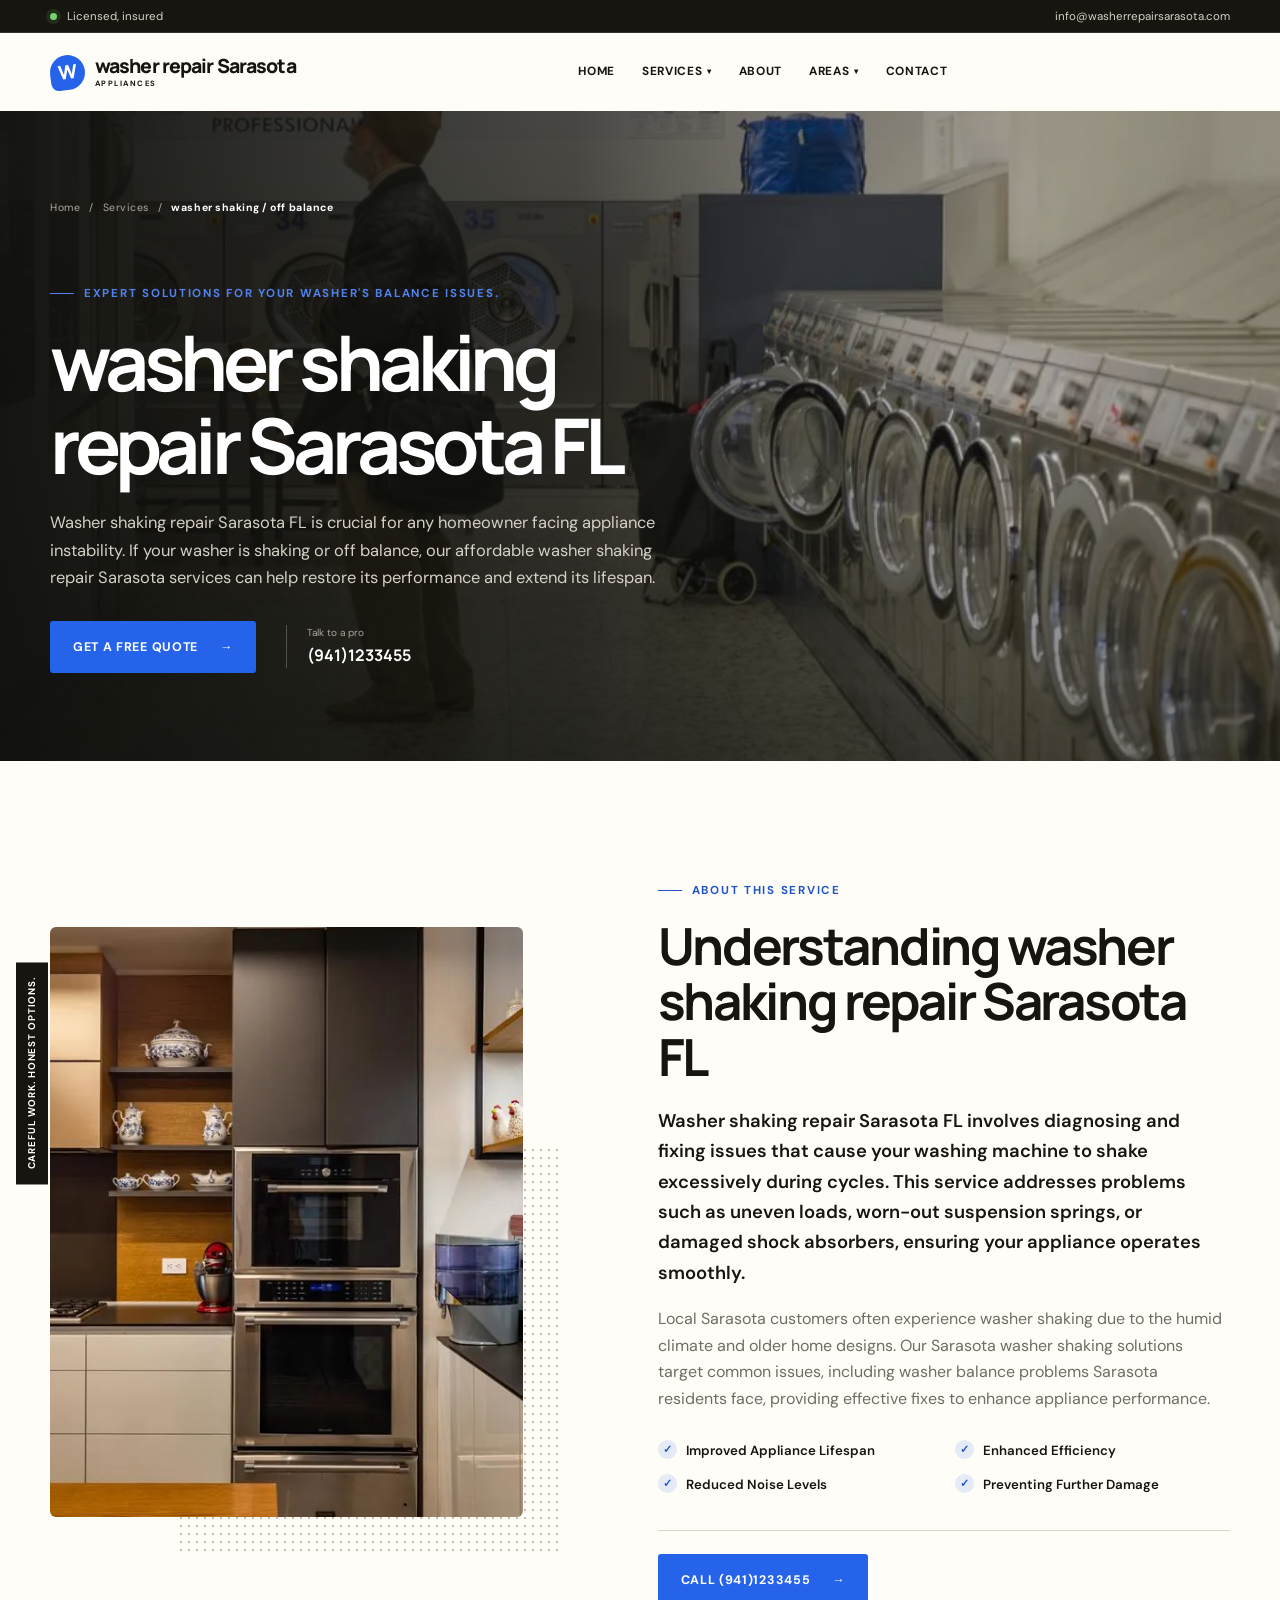
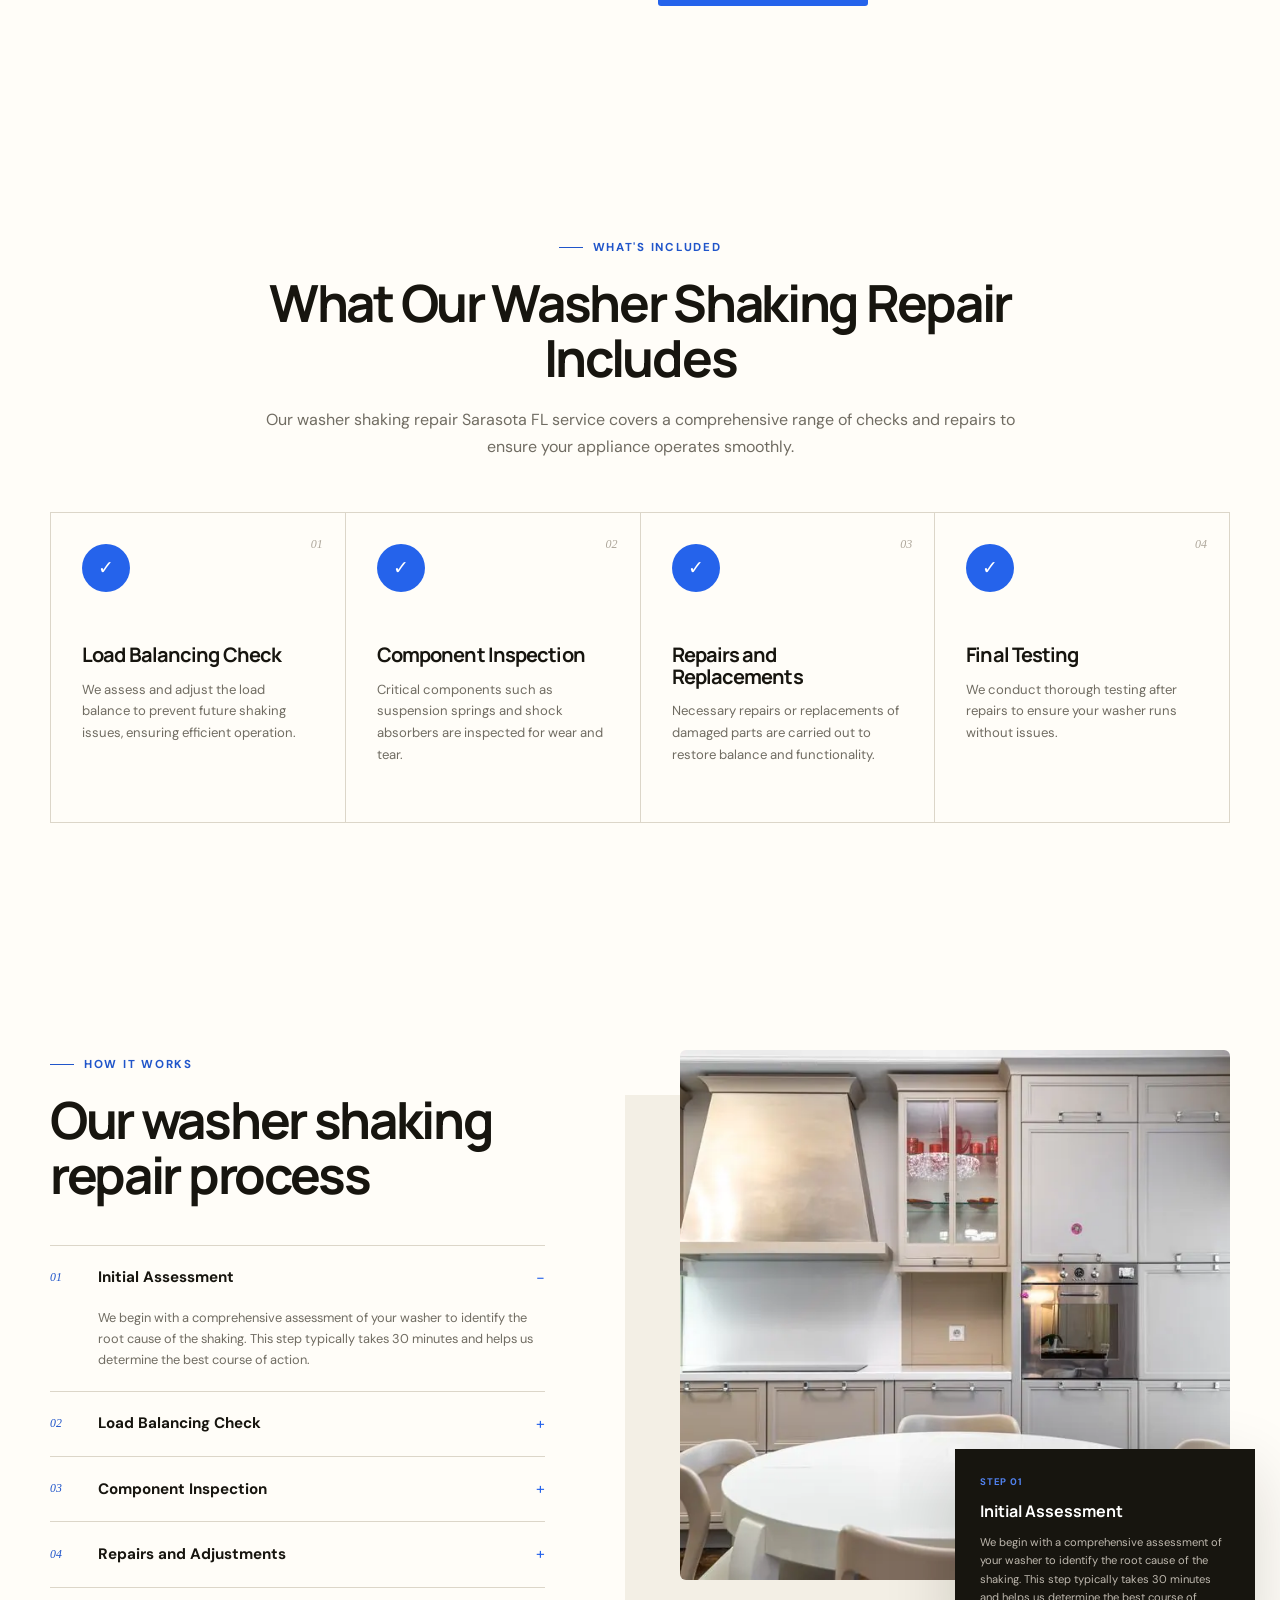
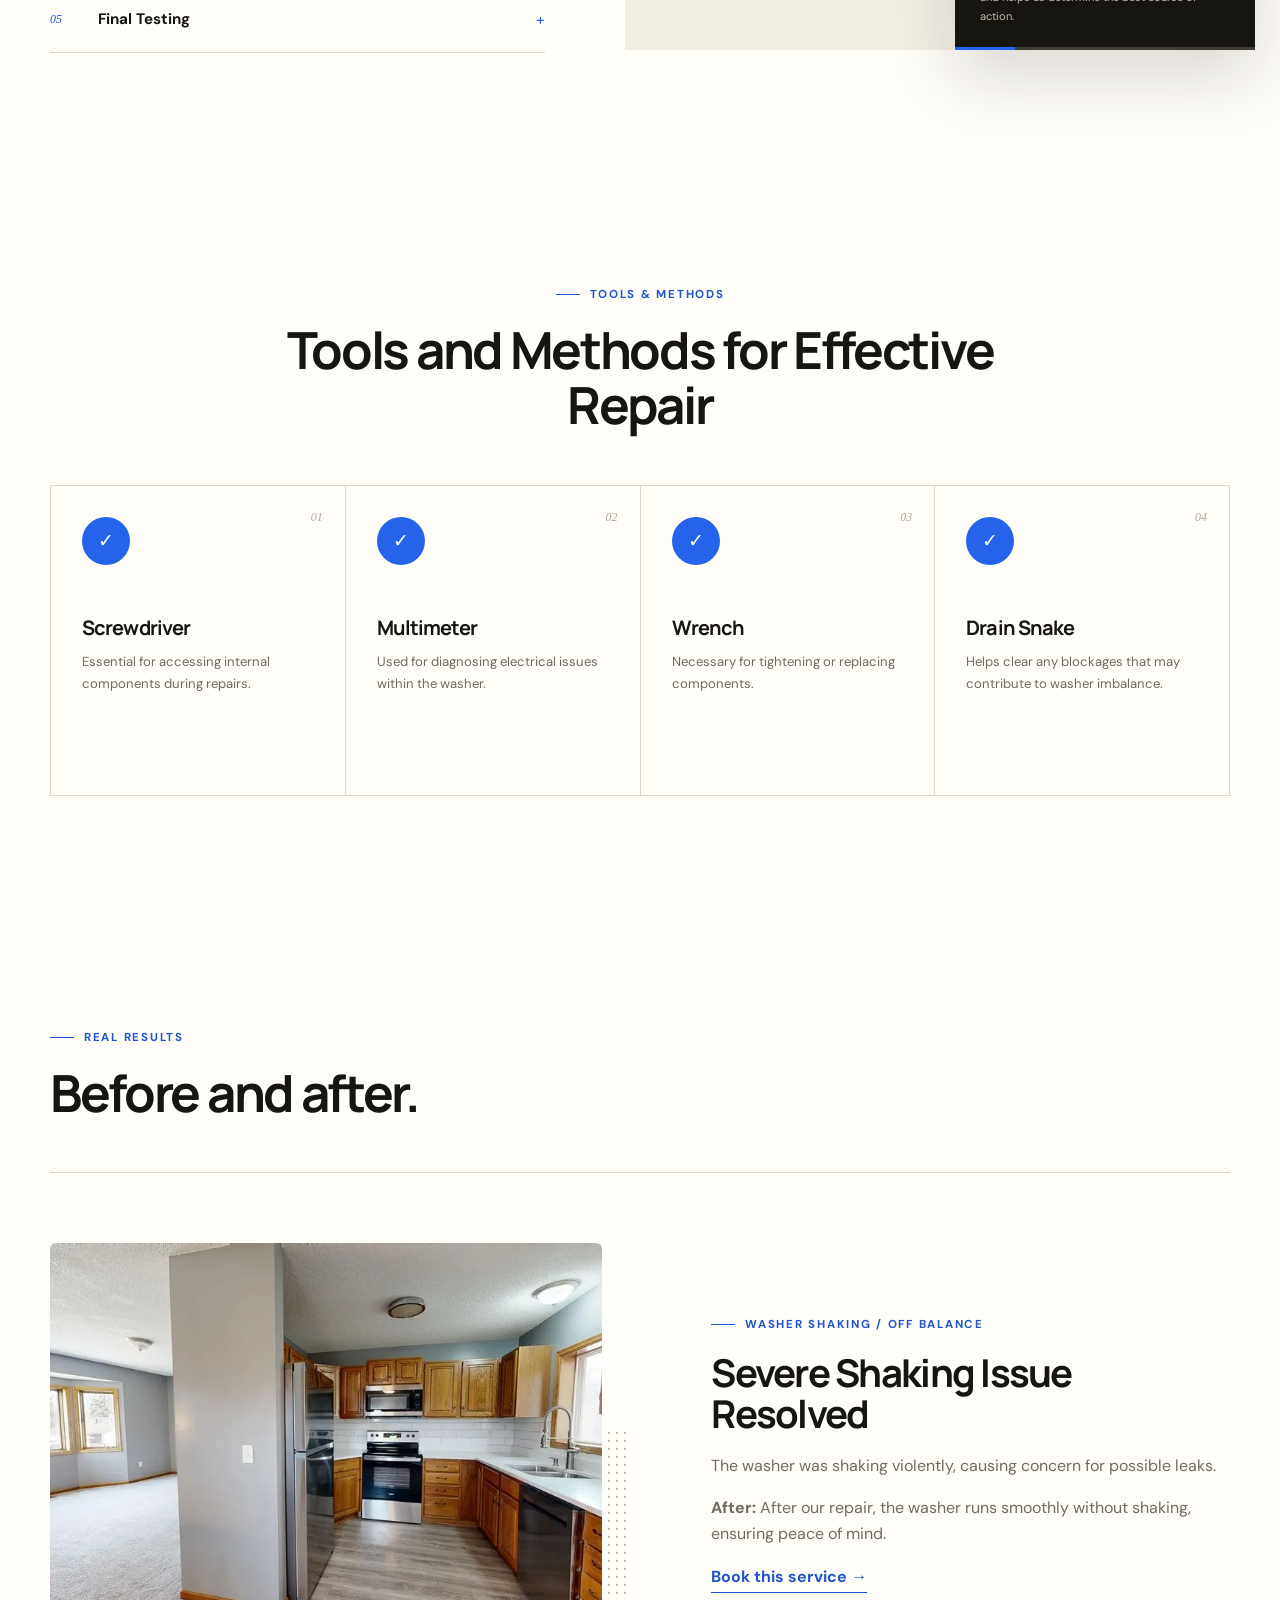
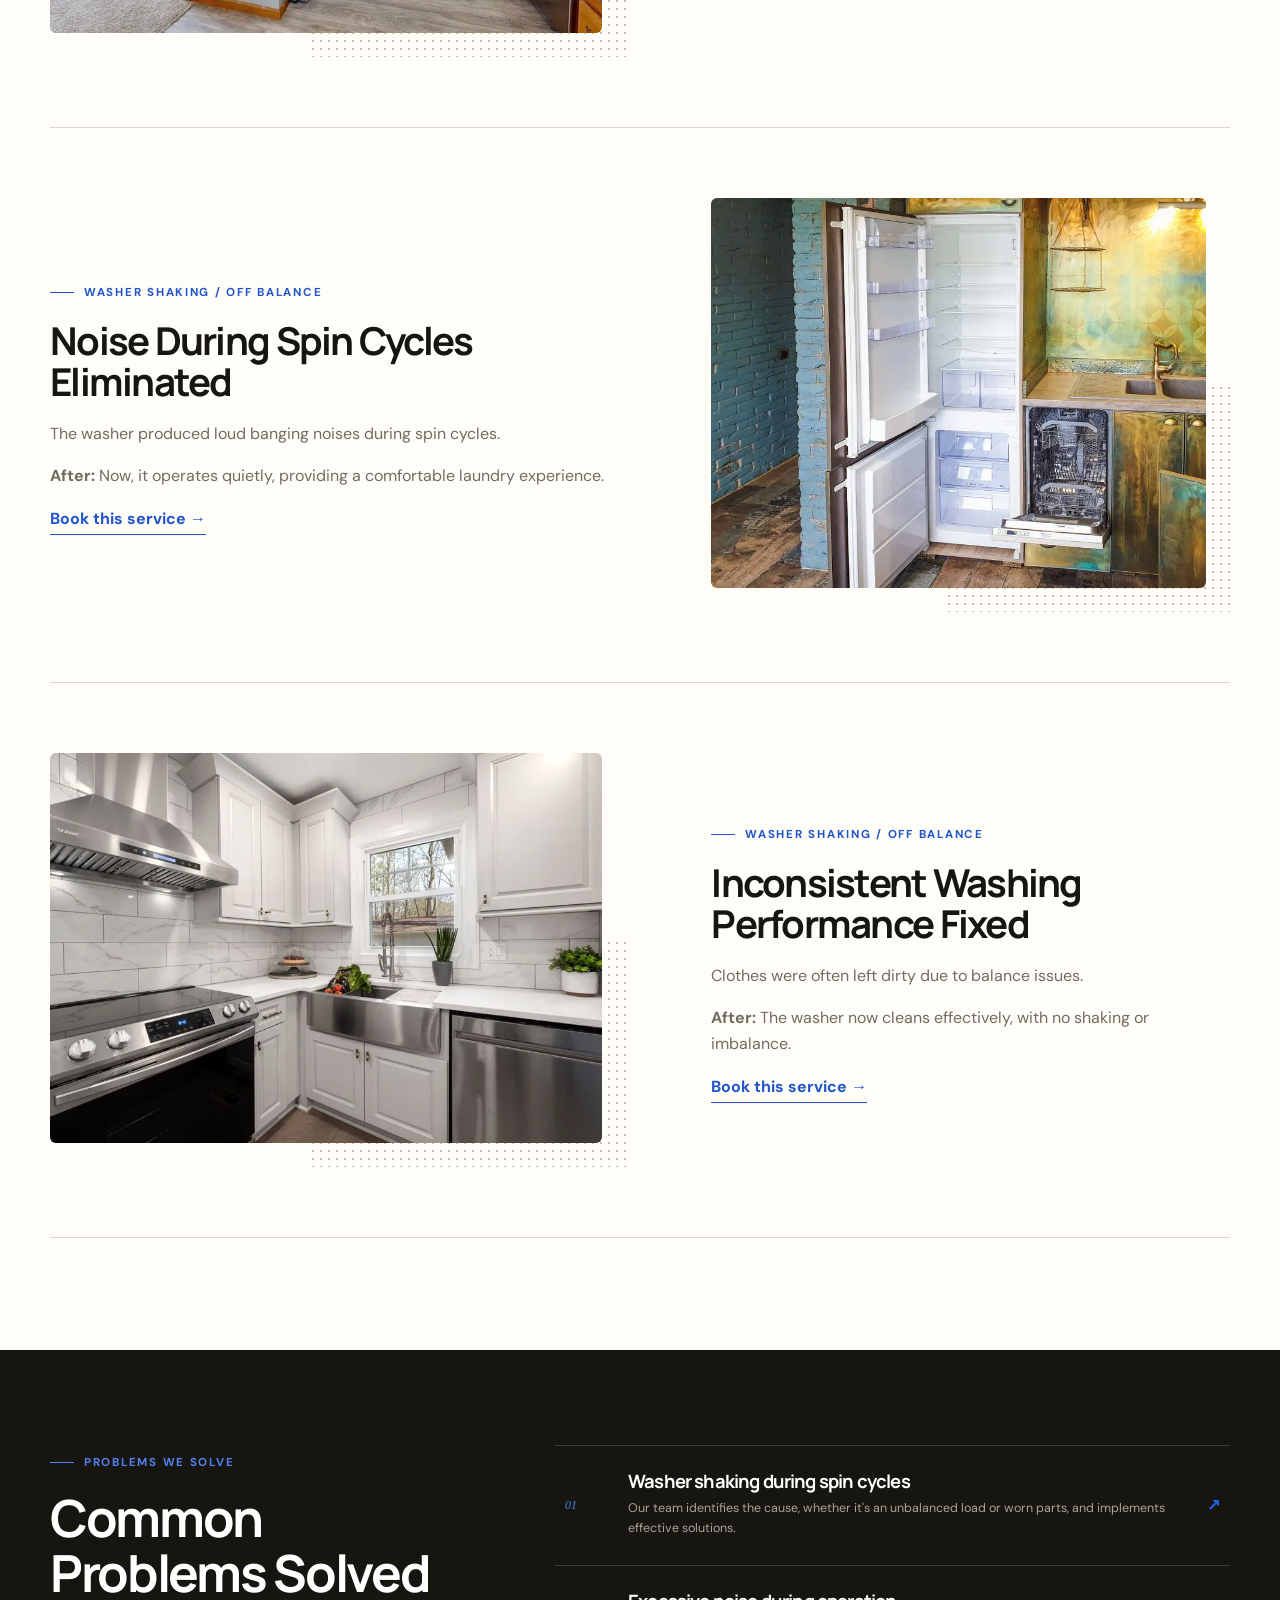
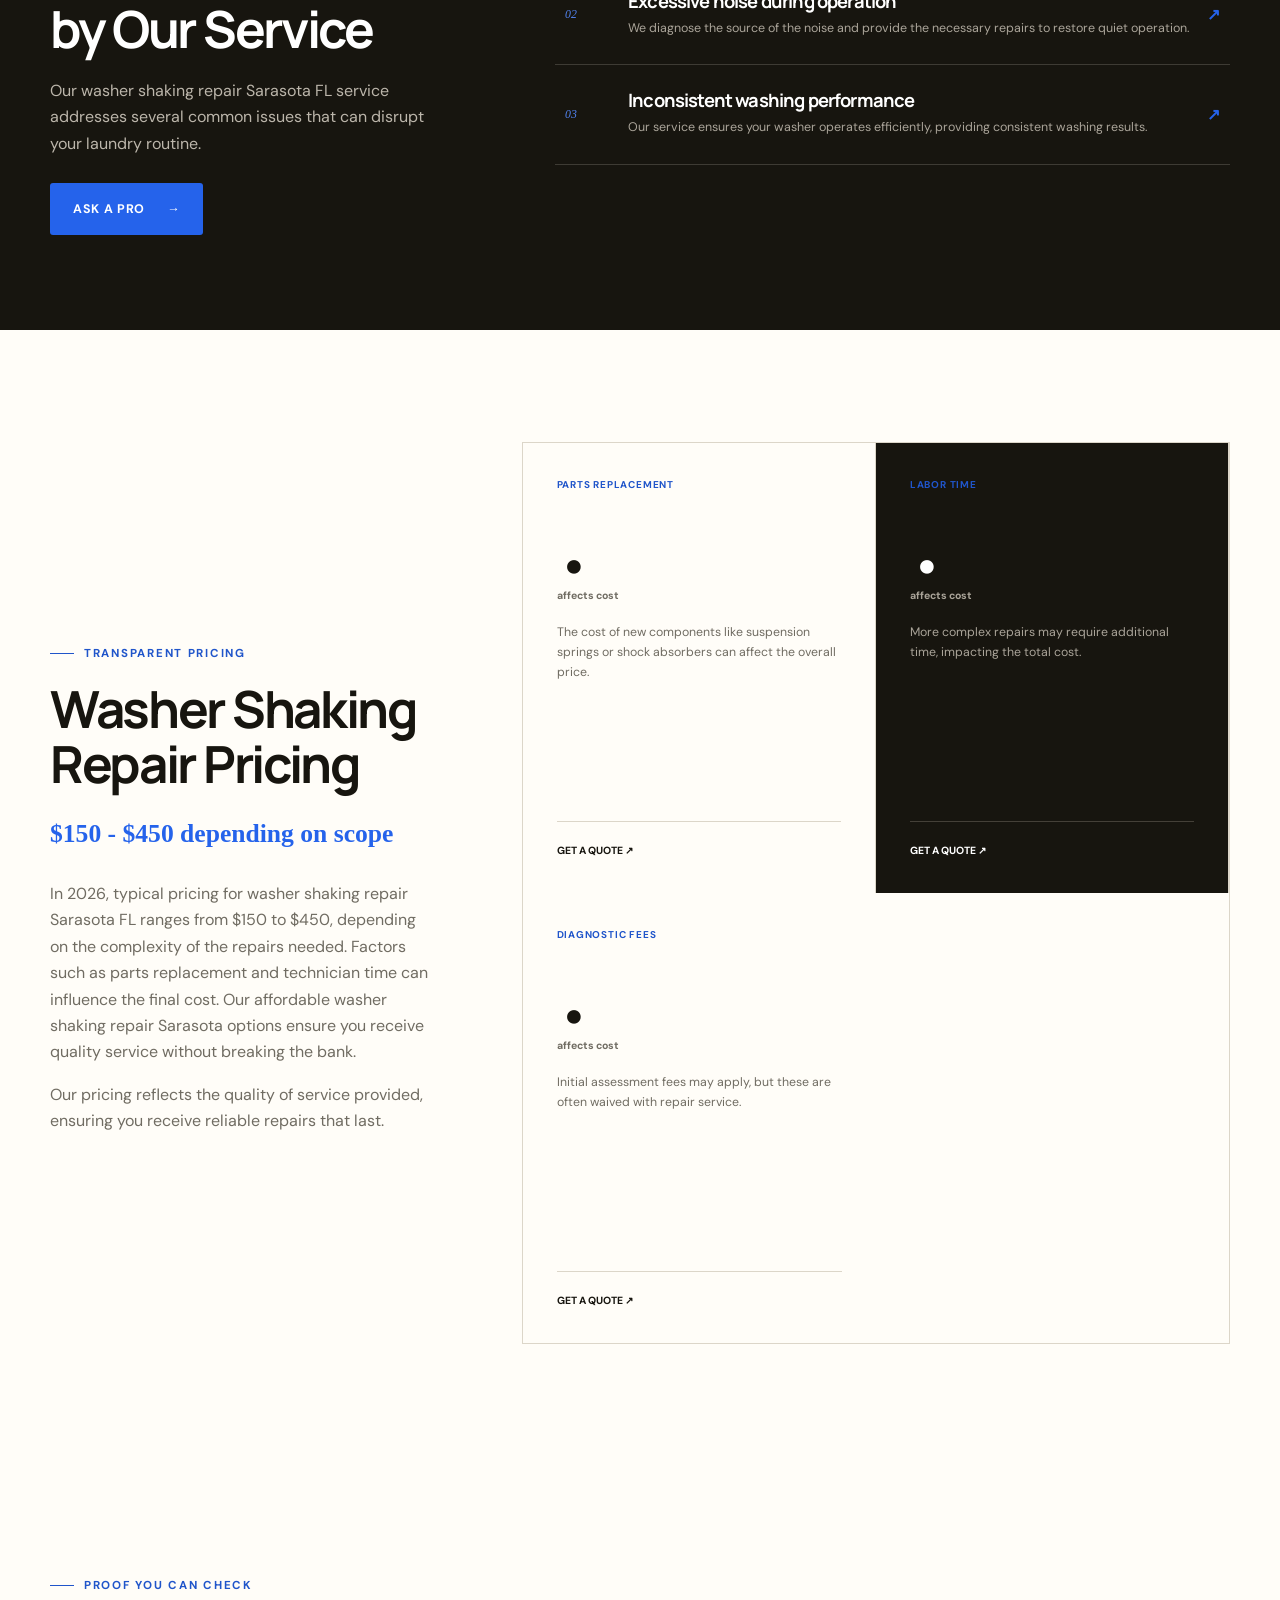
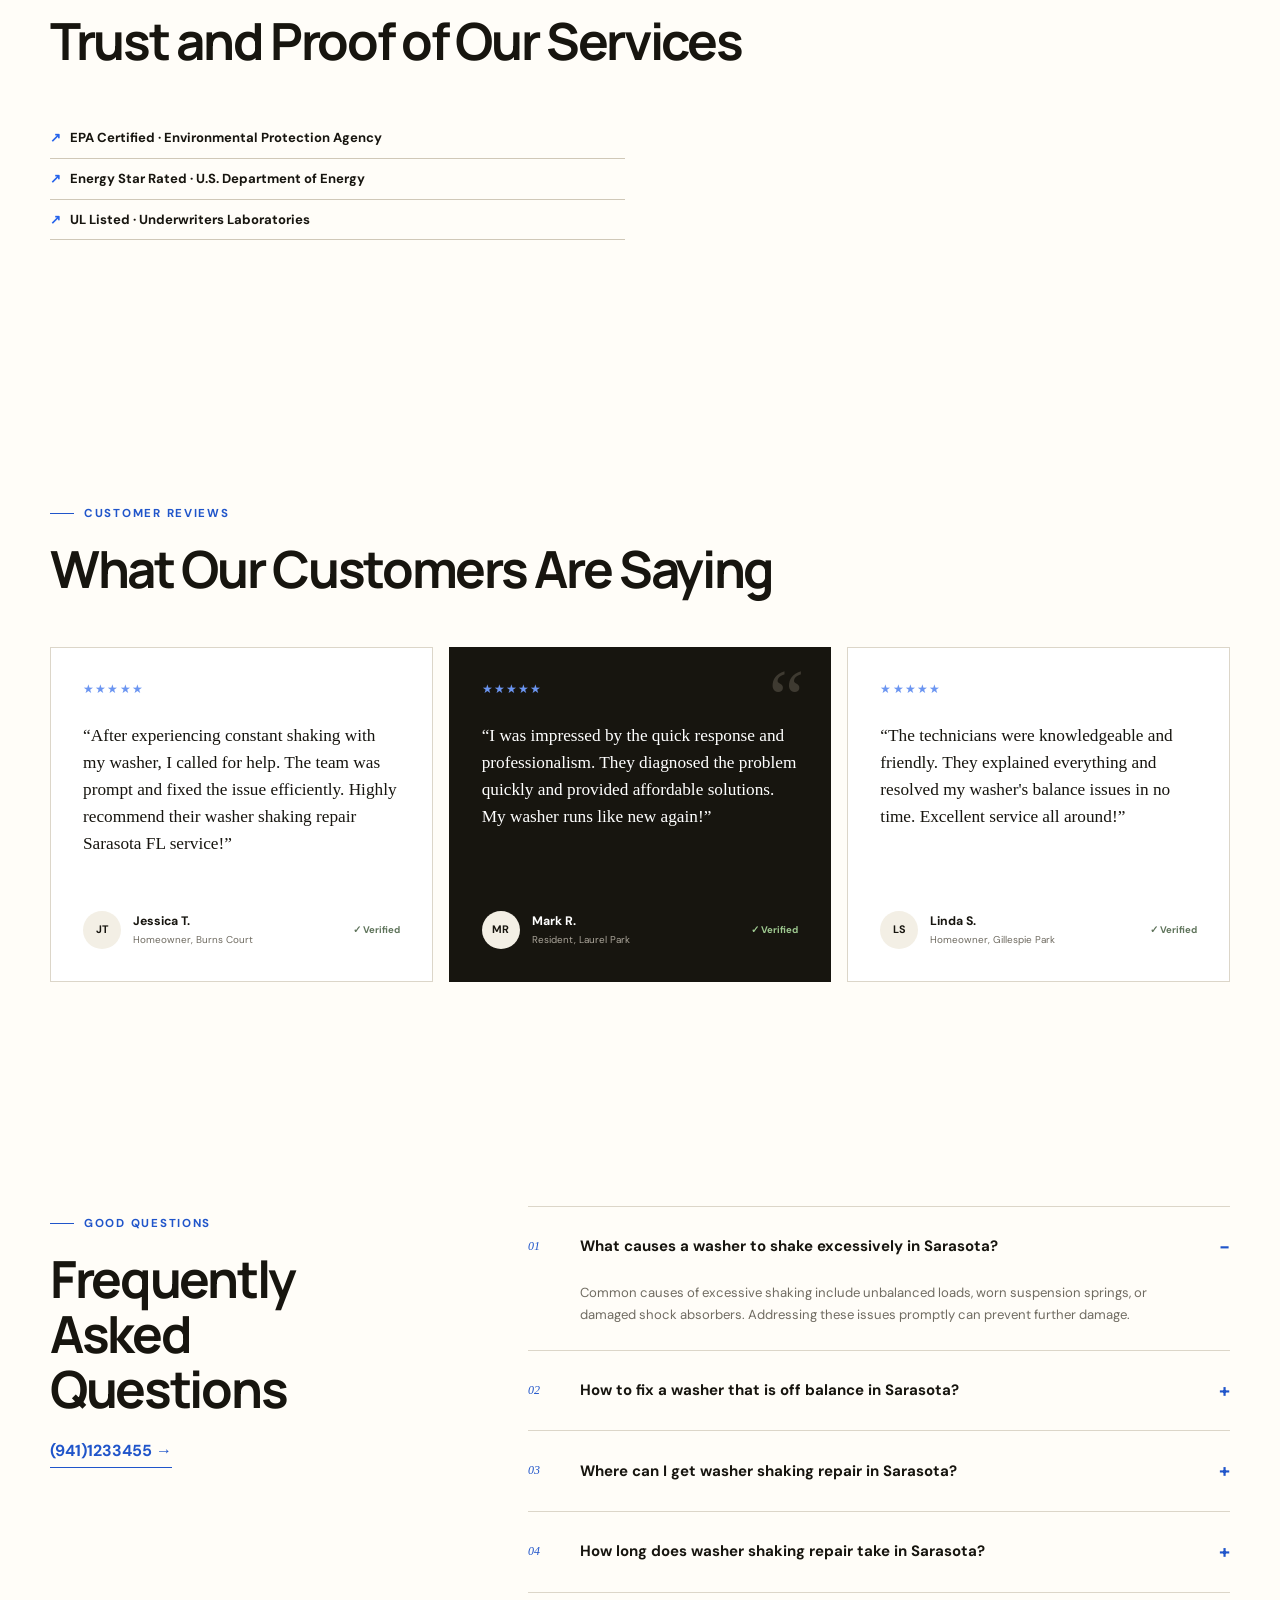
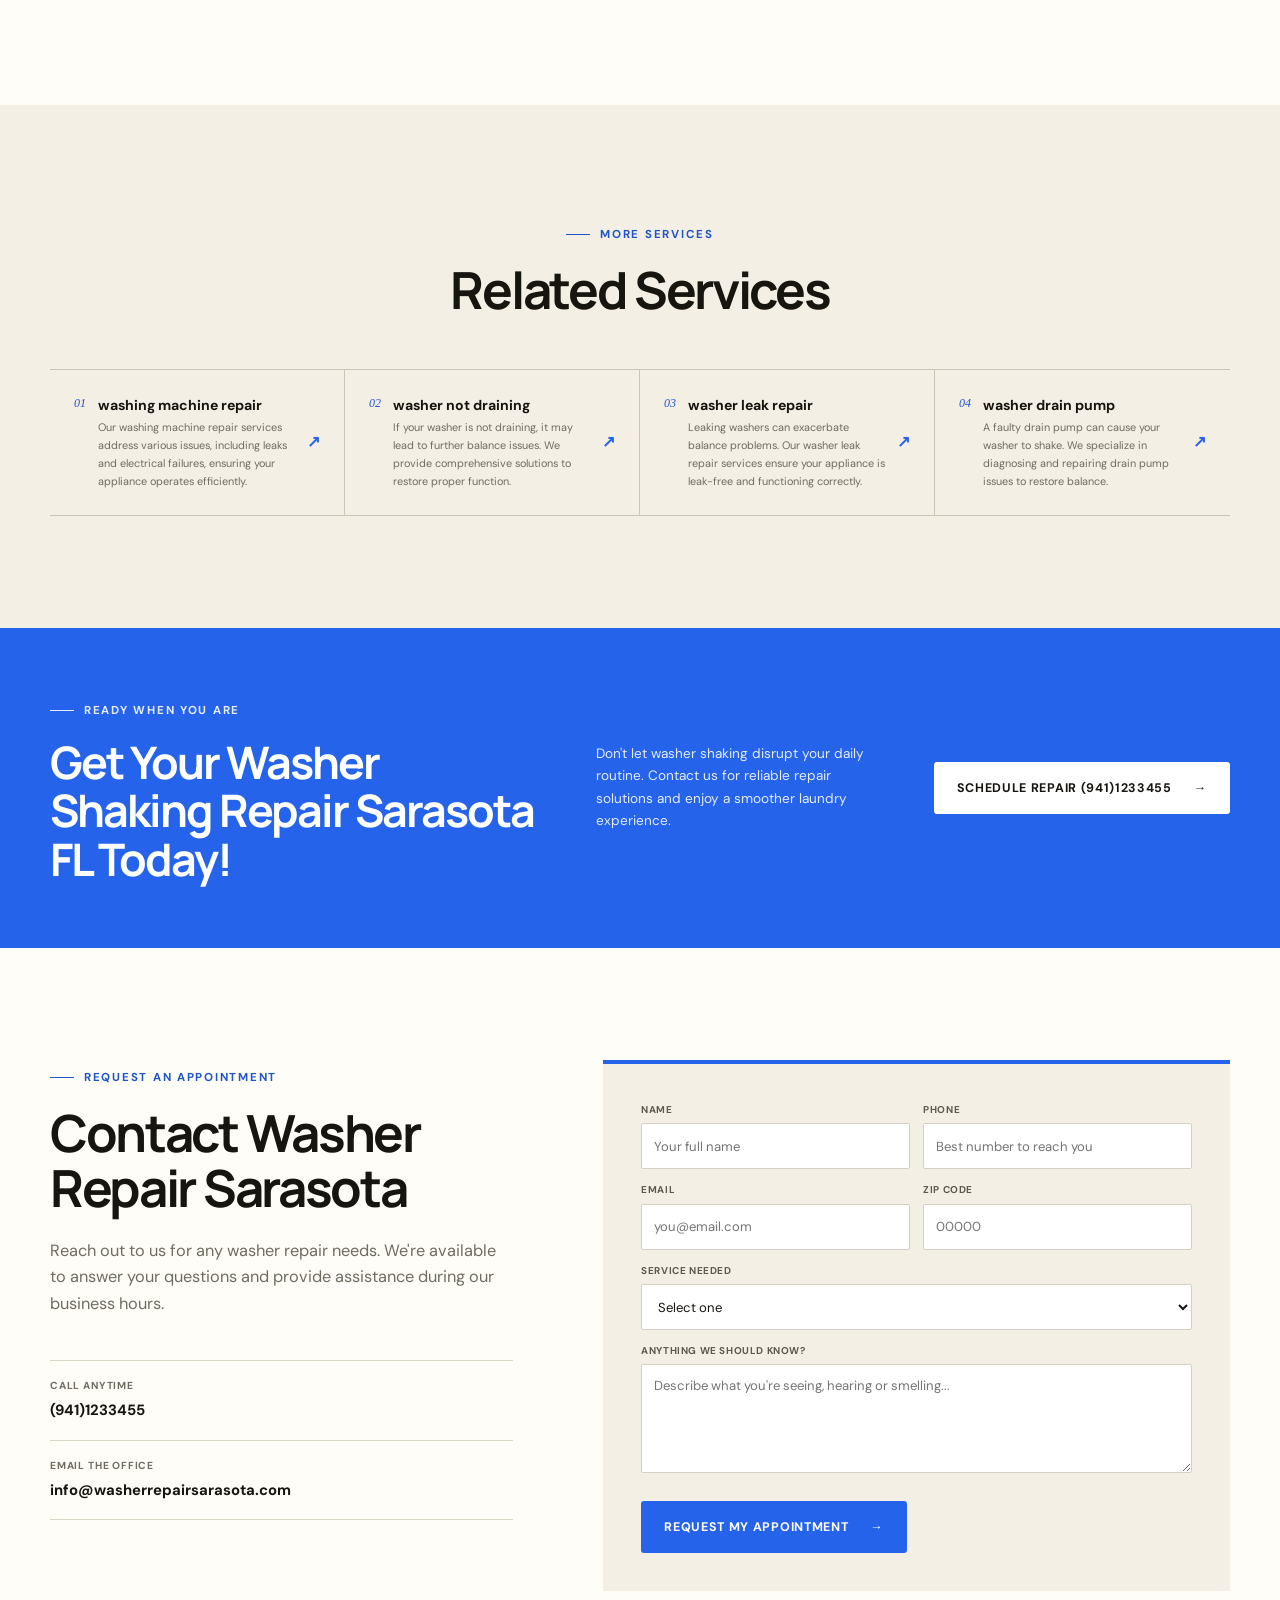
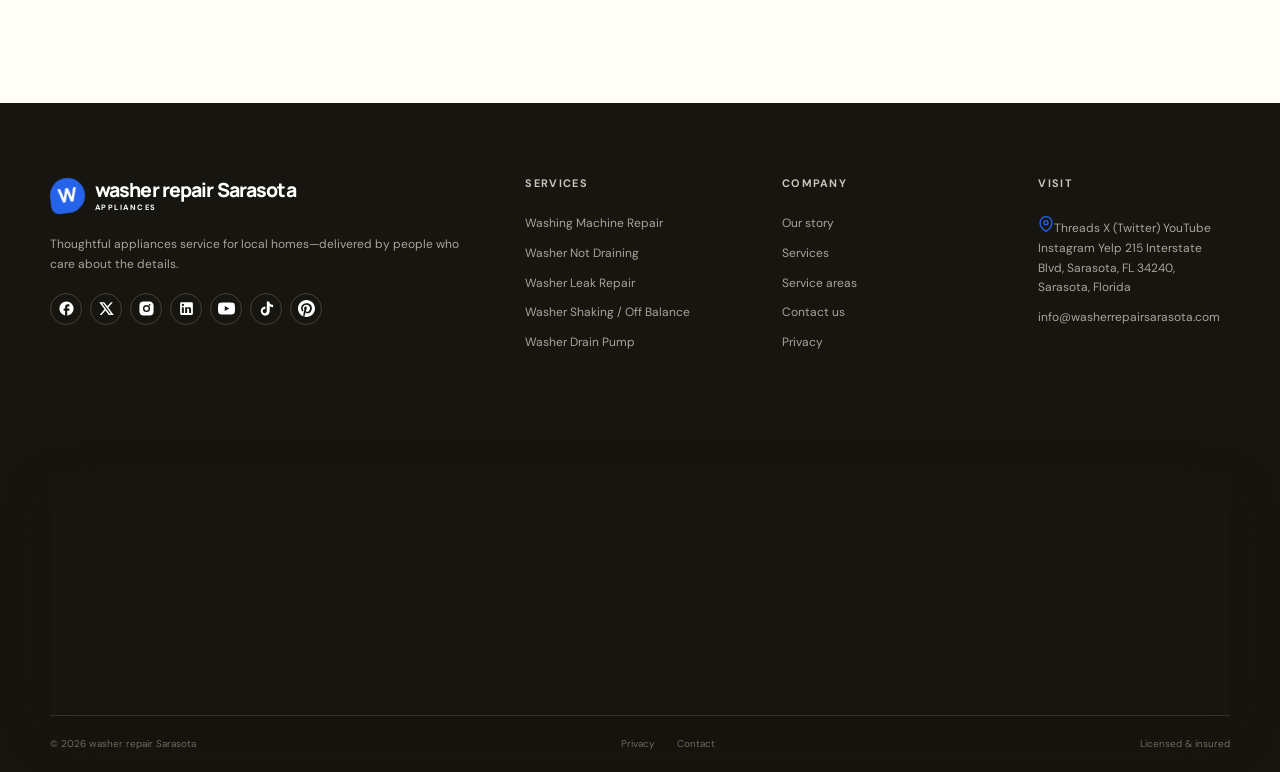
<file: washer-shaking-off-balance.html>
<!doctype html>
<html lang="en" class="scroll-smooth">
  <head>
    <meta charset="UTF-8" />
    <meta name="viewport" content="width=device-width, initial-scale=1.0" />
    <title>Washer Shaking Repair Sarasota FL | Off Balance Fix</title>
    <meta name="description" content="Washer shaking or off balance in Sarasota, FL? We fix banging washers — uneven loads, worn suspension springs and shock absorbers — for a smooth, quiet spin.">
    <meta name="robots" content="index, follow">
    <link rel="canonical" href="https://washerrepair-sarasota.vercel.app/washer-shaking-off-balance">
    
    <link rel="preload" as="image" href="assets/images/gen/washer-shaking-off-balance-de04b6d5.webp" fetchpriority="high">
    <script type="application/ld+json">
{
  "@context": "https://schema.org",
  "@type": "Service",
  "@id": "https://washerrepair-sarasota.vercel.app/washer-shaking-off-balance#service",
  "name": "washer shaking / off balance",
  "url": "https://washerrepair-sarasota.vercel.app/washer-shaking-off-balance",
  "provider": {
    "@type": "LocalBusiness",
    "@id": "https://washerrepair-sarasota.vercel.app/#localbusiness",
    "name": "washer repair Sarasota ",
    "telephone": "(941)1233455"
  },
  "areaServed": [
    {
      "@type": "AdministrativeArea",
      "name": "Sarasota"
    },
    {
      "@type": "AdministrativeArea",
      "name": "Laurel Park"
    },
    {
      "@type": "AdministrativeArea",
      "name": "Burns Court"
    },
    {
      "@type": "AdministrativeArea",
      "name": "Gillespie Park"
    }
  ],
  "offers": {
    "@type": "Offer",
    "url": "https://washerrepair-sarasota.vercel.app/washer-shaking-off-balance",
    "availability": "https://schema.org/InStock"
  }
}
</script>
<script type="application/ld+json">
{
  "@context": "https://schema.org",
  "@type": "LocalBusiness",
  "@id": "https://washerrepair-sarasota.vercel.app/#localbusiness",
  "name": "washer repair Sarasota ",
  "telephone": "(941)1233455",
  "aggregateRating": {
    "@type": "AggregateRating",
    "ratingValue": "5.0",
    "reviewCount": 3,
    "bestRating": "5",
    "worstRating": "1"
  },
  "review": [
    {
      "@type": "Review",
      "author": {
        "@type": "Person",
        "name": "Jessica T."
      },
      "reviewRating": {
        "@type": "Rating",
        "ratingValue": "5",
        "bestRating": "5",
        "worstRating": "1"
      },
      "reviewBody": "After experiencing constant shaking with my washer, I called for help. The team was prompt and fixed the issue efficiently. Highly recommend their washer shaking repair Sarasota FL service!"
    },
    {
      "@type": "Review",
      "author": {
        "@type": "Person",
        "name": "Mark R."
      },
      "reviewRating": {
        "@type": "Rating",
        "ratingValue": "5",
        "bestRating": "5",
        "worstRating": "1"
      },
      "reviewBody": "I was impressed by the quick response and professionalism. They diagnosed the problem quickly and provided affordable solutions. My washer runs like new again!"
    },
    {
      "@type": "Review",
      "author": {
        "@type": "Person",
        "name": "Linda S."
      },
      "reviewRating": {
        "@type": "Rating",
        "ratingValue": "5",
        "bestRating": "5",
        "worstRating": "1"
      },
      "reviewBody": "The technicians were knowledgeable and friendly. They explained everything and resolved my washer's balance issues in no time. Excellent service all around!"
    }
  ]
}
</script>
<script type="application/ld+json">
{
  "@context": "https://schema.org",
  "@type": "FAQPage",
  "mainEntity": [
    {
      "@type": "Question",
      "name": "What causes a washer to shake excessively in Sarasota?",
      "acceptedAnswer": {
        "@type": "Answer",
        "text": "Common causes of excessive shaking include unbalanced loads, worn suspension springs, or damaged shock absorbers. Addressing these issues promptly can prevent further damage."
      }
    },
    {
      "@type": "Question",
      "name": "How to fix a washer that is off balance in Sarasota?",
      "acceptedAnswer": {
        "@type": "Answer",
        "text": "To fix a washer that is off balance, check the load distribution and adjust as needed. If problems persist, contact our washer shaking repair Sarasota FL services for professional assistance."
      }
    },
    {
      "@type": "Question",
      "name": "Where can I get washer shaking repair in Sarasota?",
      "acceptedAnswer": {
        "@type": "Answer",
        "text": "You can get washer shaking repair Sarasota FL services from local appliance repair companies, including our expert team, who specialize in resolving balance issues."
      }
    },
    {
      "@type": "Question",
      "name": "How long does washer shaking repair take in Sarasota?",
      "acceptedAnswer": {
        "@type": "Answer",
        "text": "Most washer shaking repairs take between one to three hours, depending on the complexity of the issue and the necessary repairs."
      }
    }
  ]
}
</script>
    <script type="application/ld+json">
{
  "@context": "https://schema.org",
  "@type": "BreadcrumbList",
  "itemListElement": [
    {
      "@type": "ListItem",
      "position": 1,
      "name": "Home",
      "item": "https://washerrepair-sarasota.vercel.app/"
    },
    {
      "@type": "ListItem",
      "position": 2,
      "name": "Services",
      "item": "https://washerrepair-sarasota.vercel.app/services"
    },
    {
      "@type": "ListItem",
      "position": 3,
      "name": "washer shaking / off balance",
      "item": "https://washerrepair-sarasota.vercel.app/washer-shaking-off-balance"
    }
  ]
}
</script>
    <meta property="og:type" content="article">
    <meta property="og:title" content="Washer Shaking Repair Sarasota FL | Off Balance Fix">
    <meta property="og:description" content="Washer shaking or off balance in Sarasota, FL? We fix banging washers — uneven loads, worn suspension springs and shock absorbers — for a smooth, quiet spin.">
    <meta property="og:image" content="{{SITE_BASE_URL}}/assets/images/gen/washer-shaking-off-balance-de04b6d5.webp">
    <meta name="twitter:card" content="summary_large_image">
    <meta name="twitter:title" content="Washer Shaking Repair Sarasota FL | Off Balance Fix">
    <meta name="twitter:description" content="Washer shaking or off balance in Sarasota, FL? We fix banging washers — uneven loads, worn suspension springs and shock absorbers — for a smooth, quiet spin.">
    <link rel="icon" href="data:image/svg+xml,%3Csvg%20xmlns=%27http://www.w3.org/2000/svg%27%20viewBox=%270%200%2032%2032%27%3E%3Crect%20width=%2732%27%20height=%2732%27%20rx=%277%27%20fill=%27%232563EB%27/%3E%3Ctext%20x=%2716%27%20y=%2723%27%20font-family=%27Arial,sans-serif%27%20font-size=%2719%27%20font-weight=%27700%27%20fill=%27%23ffffff%27%20text-anchor=%27middle%27%3EW%3C/text%3E%3C/svg%3E" />
    <script>window.__RL_LEADS={siteId:"6abde9d0a2c0fee5111ff2b7",apiBase:["https:","","ranklocal.cc"].join("/"),turnstileSiteKey:""};</script>
    <link rel="preload" href="assets/fonts/dm-sans.woff2" as="font" type="font/woff2" crossorigin />
    <link rel="preload" href="assets/fonts/manrope.woff2" as="font" type="font/woff2" crossorigin />
    <link rel="stylesheet" href="assets/global.css" />
  </head>
  <body id="top">
    
<div id="navbar-container">
  <header class="site-header">
    <div class="utility-bar">
      <div class="shell utility-inner">
        <p><span class="status-dot"></span> Licensed, insured</p>
        <div><span><a href="mailto:info@washerrepairsarasota.com" style="color:inherit;text-decoration:none;">info@washerrepairsarasota.com</a></span></div>
      </div>
    </div>
    <nav class="main-nav shell" aria-label="Main navigation">
      <a class="brand" href="/" aria-label="washer repair Sarasota  home">
        <span class="brand-mark">W</span>
        <span>washer repair Sarasota <small>APPLIANCES </small></span>
      </a>
      <button class="nav-toggle" type="button" aria-expanded="false" aria-controls="site-menu">
        <span></span><span></span><span></span><span class="sr-only">Toggle menu</span>
      </button>
      <div class="nav-links" id="site-menu">
        <a href="/">Home</a>
        <span class="nav-dd">
        <a href="services">Services <span class="nav-dd-caret">&#9662;</span></a>
        <div class="nav-dd-panel">
          <!-- RL-AUTO:nav-services START -->
<a href="washing-machine-repair">Washing Machine Repair</a><a href="washer-not-draining">Washer Not Draining</a><a href="washer-leak-repair">Washer Leak Repair</a><a href="washer-shaking-off-balance">Washer Shaking / Off Balance</a><a href="washer-drain-pump">Washer Drain Pump</a>
<!-- RL-AUTO:nav-services END -->
          <a class="nav-dd-all" href="services">All services &rarr;</a>
        </div>
      </span>
        <a href="about">About</a>
        <span class="nav-dd">
        <a href="locations">Areas <span class="nav-dd-caret">&#9662;</span></a>
        <div class="nav-dd-panel">
          <!-- RL-AUTO:nav-locations START --><a href="appliances-laurel-park">Laurel Park</a><a href="appliances-burns-court">Burns Court</a><a href="appliances-gillespie-park">Gillespie Park</a><!-- RL-AUTO:nav-locations END -->
          <a class="nav-dd-all" href="locations">All service areas &rarr;</a>
        </div>
      </span>
        
        <a href="contact">Contact</a>
      </div>
      
    </nav>
  </header>
</div>
    <main>
      
  <div id="hero-container">
    <section class="location-hero">
      <div class="location-hero-image" style="background-image:url('assets/images/gen/washer-shaking-off-balance-de04b6d5.webp');" aria-hidden="true"></div>
      <div class="location-hero-overlay"></div>
      <div class="shell location-hero-inner">
        <div class="location-hero-copy" data-sal="slide-up" data-sal-duration="650">
          <nav class="breadcrumbs" aria-label="Breadcrumb"><a href="/">Home</a><span>/</span><a href="services">Services</a><span>/</span><strong>washer shaking / off balance</strong></nav>
          <span class="eyebrow eyebrow-light"><span></span> Expert solutions for your washer's balance issues.</span>
          <h1>washer shaking repair Sarasota FL</h1>
          <p>Washer shaking repair Sarasota FL is crucial for any homeowner facing appliance instability. If your washer is shaking or off balance, our affordable washer shaking repair Sarasota services can help restore its performance and extend its lifespan.</p>
          <div class="location-hero-actions">
            <a class="button button-primary" href="tel:9411233455">Get a free quote <span>&#8594;</span></a>
            <a class="location-call-link" href="tel:9411233455"><small>Talk to a pro</small><strong>(941)1233455</strong></a>
          </div>
        </div>
      </div>
    </section>
  </div>
      
  <div id="about-container">
    <section class="section about-section">
      <div class="shell split-layout">
        <div class="image-stack" data-sal="slide-right"><img src="assets/images/gen/washer-shaking-off-balance-cbf56df6.webp" alt="washer shaking / off balance" loading="lazy" /><div class="image-caption">Careful work. Honest options.</div></div>
        <div class="section-copy" data-sal="slide-up">
          <span class="eyebrow"><span></span> About this service</span>
          <h2>Understanding washer shaking repair Sarasota FL</h2>
          <p class="lead">Washer shaking repair Sarasota FL involves diagnosing and fixing issues that cause your washing machine to shake excessively during cycles. This service addresses problems such as uneven loads, worn-out suspension springs, or damaged shock absorbers, ensuring your appliance operates smoothly.</p><p>Local Sarasota customers often experience washer shaking due to the humid climate and older home designs. Our Sarasota washer shaking solutions target common issues, including washer balance problems Sarasota residents face, providing effective fixes to enhance appliance performance.</p>
          <ul class="check-list"><li><span>&#10003;</span> Improved Appliance Lifespan</li><li><span>&#10003;</span> Enhanced Efficiency</li><li><span>&#10003;</span> Reduced Noise Levels</li><li><span>&#10003;</span> Preventing Further Damage</li></ul>
          <div class="signature-row"><a class="button button-primary" href="tel:9411233455" style="margin:0;">Call (941)1233455 <span>&#8594;</span></a></div>
        </div>
      </div>
    </section>
  </div>
      
  <div id="why-choose-us-container">
    <section class="section why-section">
      <div class="shell">
        <div class="section-heading centered"><span class="eyebrow"><span></span> What's included</span><h2>What Our Washer Shaking Repair Includes</h2><p>Our washer shaking repair Sarasota FL service covers a comprehensive range of checks and repairs to ensure your appliance operates smoothly.</p></div>
        <div class="benefit-grid">
          <article><span class="benefit-number">01</span><div class="mini-icon">&#10003;</div><h3>Load Balancing Check</h3><p>We assess and adjust the load balance to prevent future shaking issues, ensuring efficient operation.</p></article><article><span class="benefit-number">02</span><div class="mini-icon">&#10003;</div><h3>Component Inspection</h3><p>Critical components such as suspension springs and shock absorbers are inspected for wear and tear.</p></article><article><span class="benefit-number">03</span><div class="mini-icon">&#10003;</div><h3>Repairs and Replacements</h3><p>Necessary repairs or replacements of damaged parts are carried out to restore balance and functionality.</p></article><article><span class="benefit-number">04</span><div class="mini-icon">&#10003;</div><h3>Final Testing</h3><p>We conduct thorough testing after repairs to ensure your washer runs without issues.</p></article>
        </div>
      </div>
    </section>
  </div>
      
  <div id="service-process-container">
    <section class="section process-section" id="process">
      <div class="shell process-layout">
        <div class="process-copy">
          <span class="eyebrow"><span></span> How it works</span>
          <h2>Our washer shaking repair process</h2>
          <div class="process-list">
            <article class="active"><button type="button" data-process="0" data-title="Initial Assessment" data-desc="We begin with a comprehensive assessment of your washer to identify the root cause of the shaking. This step typically takes 30 minutes and helps us determine the best course of action."><span>01</span><strong>Initial Assessment</strong></button><p>We begin with a comprehensive assessment of your washer to identify the root cause of the shaking. This step typically takes 30 minutes and helps us determine the best course of action.</p></article><article><button type="button" data-process="1" data-title="Load Balancing Check" data-desc="Next, we check the load balance. Uneven loads are a common cause of shaking. We will advise on proper loading techniques to prevent future issues."><span>02</span><strong>Load Balancing Check</strong></button><p>Next, we check the load balance. Uneven loads are a common cause of shaking. We will advise on proper loading techniques to prevent future issues.</p></article><article><button type="button" data-process="2" data-title="Component Inspection" data-desc="Our technicians inspect critical components such as suspension springs and shock absorbers. If any parts are worn out, we will recommend replacements to restore balance."><span>03</span><strong>Component Inspection</strong></button><p>Our technicians inspect critical components such as suspension springs and shock absorbers. If any parts are worn out, we will recommend replacements to restore balance.</p></article><article><button type="button" data-process="3" data-title="Repairs and Adjustments" data-desc="We perform necessary repairs and adjustments to ensure your washer operates smoothly. This process can take anywhere from one to three hours, depending on the complexity of the issue."><span>04</span><strong>Repairs and Adjustments</strong></button><p>We perform necessary repairs and adjustments to ensure your washer operates smoothly. This process can take anywhere from one to three hours, depending on the complexity of the issue.</p></article><article><button type="button" data-process="4" data-title="Final Testing" data-desc="After repairs, we conduct a final test to ensure your washer runs correctly without shaking. You can expect our technicians to provide tips for maintaining balance post-repair."><span>05</span><strong>Final Testing</strong></button><p>After repairs, we conduct a final test to ensure your washer runs correctly without shaking. You can expect our technicians to provide tips for maintaining balance post-repair.</p></article>
          </div>
        </div>
        <div class="process-visual" data-sal="slide-left">
          <img src="assets/images/gen/contact-f3493bb3.webp" alt="washer shaking / off balance" loading="lazy" />
          <div class="process-card"><small id="process-step">STEP 01</small><strong id="process-title">Initial Assessment</strong><p id="process-description">We begin with a comprehensive assessment of your washer to identify the root cause of the shaking. This step typically takes 30 minutes and helps us determine the best course of action.</p></div>
          <div class="process-meter"><span style="width:20%"></span></div>
        </div>
      </div>
    </section>
  </div>
      
  <div id="tools-container">
    <section class="section why-section">
      <div class="shell">
        <div class="section-heading centered"><span class="eyebrow"><span></span> Tools &amp; methods</span><h2>Tools and Methods for Effective Repair</h2></div>
        <div class="benefit-grid">
          <article><span class="benefit-number">01</span><div class="mini-icon">&#10003;</div><h3>Screwdriver</h3><p>Essential for accessing internal components during repairs.</p></article><article><span class="benefit-number">02</span><div class="mini-icon">&#10003;</div><h3>Multimeter</h3><p>Used for diagnosing electrical issues within the washer.</p></article><article><span class="benefit-number">03</span><div class="mini-icon">&#10003;</div><h3>Wrench</h3><p>Necessary for tightening or replacing components.</p></article><article><span class="benefit-number">04</span><div class="mini-icon">&#10003;</div><h3>Drain Snake</h3><p>Helps clear any blockages that may contribute to washer imbalance.</p></article>
        </div>
      </div>
    </section>
  </div>
      
  <div id="per-service-city-blocks-container">
    <section class="section city-service-details">
      <div class="shell">
        <div class="section-heading"><span class="eyebrow"><span></span> Real results</span><h2>Before and after.</h2></div>
        <article class="city-service-row"><div class="city-service-media"><img src="assets/images/gen/our-washer-repair-process-153a0f94.webp" alt="Severe Shaking Issue Resolved" loading="lazy" /></div><div><span class="eyebrow"><span></span> washer shaking / off balance</span><h3>Severe Shaking Issue Resolved</h3><p>The washer was shaking violently, causing concern for possible leaks.</p><p><strong>After: </strong>After our repair, the washer runs smoothly without shaking, ensuring peace of mind.</p><a class="text-link" href="tel:9411233455">Book this service &#8594;</a></div></article><article class="city-service-row city-service-row-reverse"><div class="city-service-media"><img src="assets/images/gen/noise-during-spin-cycles-eliminated-38748f12.webp" alt="Noise During Spin Cycles Eliminated" loading="lazy" /></div><div><span class="eyebrow"><span></span> washer shaking / off balance</span><h3>Noise During Spin Cycles Eliminated</h3><p>The washer produced loud banging noises during spin cycles.</p><p><strong>After: </strong>Now, it operates quietly, providing a comfortable laundry experience.</p><a class="text-link" href="tel:9411233455">Book this service &#8594;</a></div></article><article class="city-service-row"><div class="city-service-media"><img src="assets/images/gen/inconsistent-washing-performance-fixed-d0d69dc5.webp" alt="Inconsistent Washing Performance Fixed" loading="lazy" /></div><div><span class="eyebrow"><span></span> washer shaking / off balance</span><h3>Inconsistent Washing Performance Fixed</h3><p>Clothes were often left dirty due to balance issues.</p><p><strong>After: </strong>The washer now cleans effectively, with no shaking or imbalance.</p><a class="text-link" href="tel:9411233455">Book this service &#8594;</a></div></article>
      </div>
    </section>
  </div>
      
  <div id="problems-solved-container">
    <section class="problems-section">
      <div class="shell problems-grid">
        <div class="problems-intro"><span class="eyebrow eyebrow-light"><span></span> Problems we solve</span><h2>Common Problems Solved by Our Service</h2><p>Our washer shaking repair Sarasota FL service addresses several common issues that can disrupt your laundry routine.</p><a class="button button-primary" href="tel:9411233455">Ask a pro <span>&#8594;</span></a></div>
        <div class="problem-list"><article><span>01</span><div><h3>Washer shaking during spin cycles</h3><p>Our team identifies the cause, whether it's an unbalanced load or worn parts, and implements effective solutions.</p></div><b>&#8599;</b></article><article><span>02</span><div><h3>Excessive noise during operation</h3><p>We diagnose the source of the noise and provide the necessary repairs to restore quiet operation.</p></div><b>&#8599;</b></article><article><span>03</span><div><h3>Inconsistent washing performance</h3><p>Our service ensures your washer operates efficiently, providing consistent washing results.</p></div><b>&#8599;</b></article></div>
      </div>
    </section>
  </div>
      
  <div id="pricing-container">
    <section class="section local-pricing">
      <div class="shell local-pricing-layout">
        <div><span class="eyebrow"><span></span> Transparent pricing</span><h2>Washer Shaking Repair Pricing</h2><p style="font-family:var(--font-serif);font-size:1.6rem;color:var(--orange);font-weight:700;">$150 - $450 depending on scope</p><p>In 2026, typical pricing for washer shaking repair Sarasota FL ranges from $150 to $450, depending on the complexity of the repairs needed. Factors such as parts replacement and technician time can influence the final cost. Our affordable washer shaking repair Sarasota options ensure you receive quality service without breaking the bank.</p><p>Our pricing reflects the quality of service provided, ensuring you receive reliable repairs that last.</p></div>
        <div class="local-price-cards"><article><span>Parts Replacement</span><h3>&#8226;<small>affects cost</small></h3><p>The cost of new components like suspension springs or shock absorbers can affect the overall price.</p><a href="tel:9411233455">Get a quote &#8599;</a></article><article class="local-price-featured"><span>Labor Time</span><h3>&#8226;<small>affects cost</small></h3><p>More complex repairs may require additional time, impacting the total cost.</p><a href="tel:9411233455">Get a quote &#8599;</a></article><article><span>Diagnostic Fees</span><h3>&#8226;<small>affects cost</small></h3><p>Initial assessment fees may apply, but these are often waived with repair service.</p><a href="tel:9411233455">Get a quote &#8599;</a></article></div>
      </div>
    </section>
  </div>
      
  <div id="trust-proof-container">
    <section class="section review-section">
      <div class="shell">
        <div class="review-heading"><div><span class="eyebrow"><span></span> Proof you can check</span><h2>Trust and Proof of Our Services</h2></div></div>
        <div class="area-columns" style="margin-bottom:2rem;"><ul><li>EPA Certified &middot; Environmental Protection Agency</li><li>Energy Star Rated &middot; U.S. Department of Energy</li><li>UL Listed &middot; Underwriters Laboratories</li></ul></div>
        
      </div>
    </section>
  </div>
      
  <div id="testimonials-container">
    <section class="section review-section" id="reviews">
      <div class="shell">
        <div class="review-heading"><div><span class="eyebrow"><span></span> Customer reviews</span><h2>What Our Customers Are Saying</h2></div></div>
        <div class="review-grid"><article><div class="stars">★★★★★</div><blockquote>&ldquo;After experiencing constant shaking with my washer, I called for help. The team was prompt and fixed the issue efficiently. Highly recommend their washer shaking repair Sarasota FL service!&rdquo;</blockquote><div><span class="avatar">JT</span><p><strong>Jessica T.</strong><small>Homeowner, Burns Court</small></p><span class="verified">&#10003; Verified</span></div></article><article class="review-featured"><div class="quote-mark">&ldquo;</div><div class="stars">★★★★★</div><blockquote>&ldquo;I was impressed by the quick response and professionalism. They diagnosed the problem quickly and provided affordable solutions. My washer runs like new again!&rdquo;</blockquote><div><span class="avatar">MR</span><p><strong>Mark R.</strong><small>Resident, Laurel Park</small></p><span class="verified">&#10003; Verified</span></div></article><article><div class="stars">★★★★★</div><blockquote>&ldquo;The technicians were knowledgeable and friendly. They explained everything and resolved my washer's balance issues in no time. Excellent service all around!&rdquo;</blockquote><div><span class="avatar">LS</span><p><strong>Linda S.</strong><small>Homeowner, Gillespie Park</small></p><span class="verified">&#10003; Verified</span></div></article></div>
      </div>
    </section>
  </div>
      
  <div id="faq-container">
    <section class="section faq-section">
      <div class="shell faq-layout">
        <div class="faq-intro"><span class="eyebrow"><span></span> Good questions</span><h2>Frequently Asked Questions</h2><a class="text-link" href="tel:9411233455">(941)1233455 &#8594;</a></div>
        <div class="accordion"><article class="open"><button type="button" aria-expanded="true"><span>01</span><strong>What causes a washer to shake excessively in Sarasota?</strong><b>&minus;</b></button><div class="accordion-panel"><p>Common causes of excessive shaking include unbalanced loads, worn suspension springs, or damaged shock absorbers. Addressing these issues promptly can prevent further damage.</p></div></article><article><button type="button" aria-expanded="false"><span>02</span><strong>How to fix a washer that is off balance in Sarasota?</strong><b>+</b></button><div class="accordion-panel"><p>To fix a washer that is off balance, check the load distribution and adjust as needed. If problems persist, contact our washer shaking repair Sarasota FL services for professional assistance.</p></div></article><article><button type="button" aria-expanded="false"><span>03</span><strong>Where can I get washer shaking repair in Sarasota?</strong><b>+</b></button><div class="accordion-panel"><p>You can get washer shaking repair Sarasota FL services from local appliance repair companies, including our expert team, who specialize in resolving balance issues.</p></div></article><article><button type="button" aria-expanded="false"><span>04</span><strong>How long does washer shaking repair take in Sarasota?</strong><b>+</b></button><div class="accordion-panel"><p>Most washer shaking repairs take between one to three hours, depending on the complexity of the issue and the necessary repairs.</p></div></article></div>
      </div>
    </section>
  </div>
      
      <!-- RL-AUTO:related-services START -->

  <div id="related-container">
    <section class="section section-ivory">
      <div class="shell">
        <div class="section-heading centered"><span class="eyebrow"><span></span> More services</span><h2>Related Services</h2></div>
        <div class="service-list"><a href="./washing-machine-repair"><span>01</span><strong>washing machine repair</strong><small>Our washing machine repair services address various issues, including leaks and electrical failures, ensuring your appliance operates efficiently.</small><b>&#8599;</b></a><a href="./washer-not-draining"><span>02</span><strong>washer not draining</strong><small>If your washer is not draining, it may lead to further balance issues. We provide comprehensive solutions to restore proper function.</small><b>&#8599;</b></a><a href="./washer-leak-repair"><span>03</span><strong>washer leak repair</strong><small>Leaking washers can exacerbate balance problems. Our washer leak repair services ensure your appliance is leak-free and functioning correctly.</small><b>&#8599;</b></a><a href="./washer-drain-pump"><span>04</span><strong>washer drain pump</strong><small>A faulty drain pump can cause your washer to shake. We specialize in diagnosing and repairing drain pump issues to restore balance.</small><b>&#8599;</b></a></div>
      </div>
    </section>
  </div>
<!-- RL-AUTO:related-services END -->
      
  <div id="cta-container">
    <section class="cta-band">
      <div class="shell cta-inner"><div><span class="eyebrow eyebrow-light"><span></span> Ready when you are</span><h2>Get Your Washer Shaking Repair Sarasota FL Today!</h2></div><p>Don't let washer shaking disrupt your daily routine. Contact us for reliable repair solutions and enjoy a smoother laundry experience.</p><a class="button button-light" href="tel:9411233455">Schedule Repair (941)1233455 <span>&#8594;</span></a></div>
    </section>
  </div>
      
  <div id="contact-container">
    <section class="section contact-section" id="contact">
      <div class="shell contact-layout">
        <div class="contact-copy">
          <span class="eyebrow"><span></span> Request an appointment</span>
          <h2>Contact Washer Repair Sarasota</h2>
          <p>Reach out to us for any washer repair needs. We're available to answer your questions and provide assistance during our business hours.</p>
          <div class="contact-details"><a href="tel:9411233455"><small>Call anytime</small><strong>(941)1233455</strong></a><a href="mailto:info@washerrepairsarasota.com"><small>Email the office</small><strong>info@washerrepairsarasota.com</strong></a></div>
        </div>
        <form class="contact-form" id="contact-form" data-t8-form><input type="text" name="_hp" tabindex="-1" autocomplete="off" class="rl-hp" aria-hidden="true" />
          <label><span>Name</span><input type="text" name="name" placeholder="Your full name" required /></label>
          <label><span>Phone</span><input type="tel" name="phone" placeholder="Best number to reach you" required /></label>
          <label><span>Email</span><input type="email" name="email" placeholder="you@email.com" /></label>
          <label><span>ZIP code</span><input type="text" name="zip" placeholder="00000" required /></label>
          <label class="full-field"><span>Service needed</span><select name="service" required><option value="">Select one</option><option>Washing Machine Repair</option><option>Washer Not Draining</option><option>Washer Leak Repair</option><option>Washer Shaking / Off Balance</option><option>Washer Drain Pump</option></select></label>
          <label class="full-field"><span>Anything we should know?</span><textarea name="message" rows="4" placeholder="Describe what you're seeing, hearing or smelling..."></textarea></label>
          <button class="button button-primary" type="submit">Request my appointment <span>&#8594;</span></button>
          <div class="form-success" role="status" aria-live="polite">Request received — our team will be in touch shortly.</div>
        </form>
      </div>
    </section>
  </div>
    </main>
    
<div id="footer-container">
  <footer class="site-footer">
    <div class="shell footer-main">
      <div class="footer-brand">
        <a class="brand brand-light" href="/"><span class="brand-mark">W</span><span>washer repair Sarasota <small>APPLIANCES </small></span></a>
        <p>Thoughtful appliances  service for local homes—delivered by people who care about the details.</p>
        
        <div class="social-links" data-social-links><a href="#" data-social="facebook" aria-label="Facebook"><svg width="17" height="17" viewBox="0 0 24 24" fill="currentColor"><path d="M22 12c0-5.52-4.48-10-10-10S2 6.48 2 12c0 4.84 3.44 8.87 8 9.8V15H8v-3h2V9.5C10 7.57 11.57 6 13.5 6H16v3h-2c-.55 0-1 .45-1 1v2h3v3h-3v6.95c5.05-.5 9-4.76 9-9.95"/></svg></a><a href="#" data-social="x" aria-label="X (Twitter)"><svg width="17" height="17" viewBox="0 0 24 24" fill="currentColor"><path d="M10.488 14.651L15.25 21h7l-7.858-10.478L20.93 3h-2.65l-5.117 5.886L8.75 3h-7l7.51 10.015L2.32 21h2.65zM16.25 19L5.75 5h2l10.5 14z"/></svg></a><a href="#" data-social="instagram" aria-label="Instagram"><svg width="17" height="17" viewBox="0 0 24 24" fill="currentColor"><path d="M7.8 2h8.4C19.4 2 22 4.6 22 7.8v8.4a5.8 5.8 0 0 1-5.8 5.8H7.8C4.6 22 2 19.4 2 16.2V7.8A5.8 5.8 0 0 1 7.8 2m8.65 3.5a1.25 1.25 0 1 0 0 2.5 1.25 1.25 0 0 0 0-2.5M12 7a5 5 0 1 0 0 10 5 5 0 0 0 0-10m0 2a3 3 0 1 1 0 6 3 3 0 0 1 0-6"/></svg></a><a href="#" data-social="linkedin" aria-label="LinkedIn"><svg width="17" height="17" viewBox="0 0 24 24" fill="currentColor"><path d="M19 3a2 2 0 0 1 2 2v14a2 2 0 0 1-2 2H5a2 2 0 0 1-2-2V5a2 2 0 0 1 2-2zm-.5 15.5v-5.3a3.26 3.26 0 0 0-3.26-3.26c-.85 0-1.84.52-2.32 1.3v-1.11h-2.79v8.37h2.79v-4.93c0-.77.62-1.4 1.39-1.4a1.4 1.4 0 0 1 1.4 1.4v4.93zM6.88 8.56a1.68 1.68 0 1 0 0-3.37 1.69 1.69 0 0 0 0 3.37m1.39 9.94v-8.37H5.5v8.37z"/></svg></a><a href="#" data-social="youtube" aria-label="YouTube"><svg width="17" height="17" viewBox="0 0 24 24" fill="currentColor"><path d="M23.5 6.19a3.02 3.02 0 0 0-2.12-2.14C19.5 3.55 12 3.55 12 3.55s-7.5 0-9.38.5A3.02 3.02 0 0 0 .5 6.19C0 8.07 0 12 0 12s0 3.93.5 5.81a3.02 3.02 0 0 0 2.12 2.14c1.88.5 9.38.5 9.38.5s7.5 0 9.38-.5a3.02 3.02 0 0 0 2.12-2.14C24 15.93 24 12 24 12s0-3.93-.5-5.81M9.55 15.57V8.43L15.82 12z"/></svg></a><a href="#" data-social="tiktok" aria-label="TikTok"><svg width="17" height="17" viewBox="0 0 24 24" fill="currentColor"><path d="M19.59 6.69a4.83 4.83 0 0 1-3.77-4.25V2h-3.45v13.67a2.89 2.89 0 0 1-5.2 1.74 2.89 2.89 0 0 1 2.31-4.64 2.93 2.93 0 0 1 .88.13V9.4a6.84 6.84 0 0 0-1-.05A6.33 6.33 0 0 0 5.7 20.1a6.34 6.34 0 0 0 10.86-4.43v-7a8.16 8.16 0 0 0 4.77 1.52v-3.4a4.85 4.85 0 0 1-1.74-.1z"/></svg></a><a href="#" data-social="pinterest" aria-label="Pinterest"><svg width="17" height="17" viewBox="0 0 24 24" fill="currentColor"><path d="M12 0C5.37 0 0 5.37 0 12c0 5.08 3.16 9.43 7.63 11.17-.11-.95-.2-2.4.04-3.44.22-.94 1.4-5.96 1.4-5.96s-.36-.72-.36-1.78c0-1.67.97-2.91 2.17-2.91 1.02 0 1.52.77 1.52 1.69 0 1.03-.66 2.57-1 4-.28 1.19.6 2.17 1.77 2.17 2.13 0 3.77-2.25 3.77-5.5 0-2.87-2.06-4.88-5.01-4.88-3.41 0-5.42 2.56-5.42 5.21 0 1.03.4 2.14.89 2.74.1.12.11.22.08.34l-.33 1.36c-.05.22-.17.27-.4.16-1.5-.7-2.44-2.89-2.44-4.65 0-3.79 2.75-7.27 7.93-7.27 4.16 0 7.4 2.97 7.4 6.93 0 4.14-2.61 7.47-6.23 7.47-1.22 0-2.36-.63-2.75-1.38l-.75 2.85c-.27 1.04-1 2.35-1.49 3.15C9.57 23.81 10.76 24 12 24c6.63 0 12-5.37 12-12S18.63 0 12 0"/></svg></a></div>
      </div>
      <div>
        <h3>Services</h3>
        <!-- RL-AUTO:footer-services START -->
<a href="washing-machine-repair">Washing Machine Repair</a><a href="washer-not-draining">Washer Not Draining</a><a href="washer-leak-repair">Washer Leak Repair</a><a href="washer-shaking-off-balance">Washer Shaking / Off Balance</a><a href="washer-drain-pump">Washer Drain Pump</a>
<!-- RL-AUTO:footer-services END -->
      </div>
      <div>
        <h3>Company</h3>
        <a href="about">Our story</a>
        <a href="services">Services</a>
        <a href="locations">Service areas</a>
        <a href="contact">Contact us</a>
        <a href="privacy-policy">Privacy</a>
      </div>
      <div>
        <h3>Visit</h3>
        <a class="footer-address" href="https://maps.google.com/?q=Threads%20X%20(Twitter)%20YouTube%20Instagram%20Yelp%20215%20Interstate%20Blvd%2C%20Sarasota%2C%20FL%2034240%2C%20Sarasota%2C%20Florida" target="_blank" rel="noopener"><svg width="16" height="16" viewBox="0 0 24 24" fill="none" stroke="currentColor" stroke-width="2" stroke-linecap="round" stroke-linejoin="round"><path d="M21 10c0 7-9 13-9 13s-9-6-9-13a9 9 0 0118 0z"/><circle cx="12" cy="10" r="3"/></svg><span>Threads X (Twitter) YouTube Instagram Yelp 215 Interstate Blvd, Sarasota, FL 34240, Sarasota, Florida</span></a>
        
        <p><a href="mailto:info@washerrepairsarasota.com" style="color:inherit;">info@washerrepairsarasota.com</a></p>
        
      </div>
    </div>
    <div class="shell footer-map-wrap">
      <iframe class="footer-map" title="washer repair Sarasota  on Google Maps" src="https://maps.google.com/maps?q=Threads%20X%20(Twitter)%20YouTube%20Instagram%20Yelp%20215%20Interstate%20Blvd%2C%20Sarasota%2C%20FL%2034240%2C%20Sarasota%2C%20Florida&t=&z=14&ie=UTF8&iwloc=B&output=embed" width="100%" height="240" loading="lazy" referrerpolicy="no-referrer-when-downgrade" style="border:0;"></iframe>
    </div>
    <div class="shell footer-bottom">
      <span>&copy; 2026 washer repair Sarasota </span>
      <div><a href="privacy-policy">Privacy</a><a href="contact">Contact</a></div>
      <span>Licensed &amp; insured</span>
    </div>
  </footer>
</div>
    
<div id="sticky-call-button-container">
  <a class="sticky-call" href="tel:9411233455"><span>&#8599;</span><div><small>Emergency?</small><strong>Call now</strong></div></a>
</div>
    <script src="assets/js/main.js"></script>
  </body>
</html>
</file>
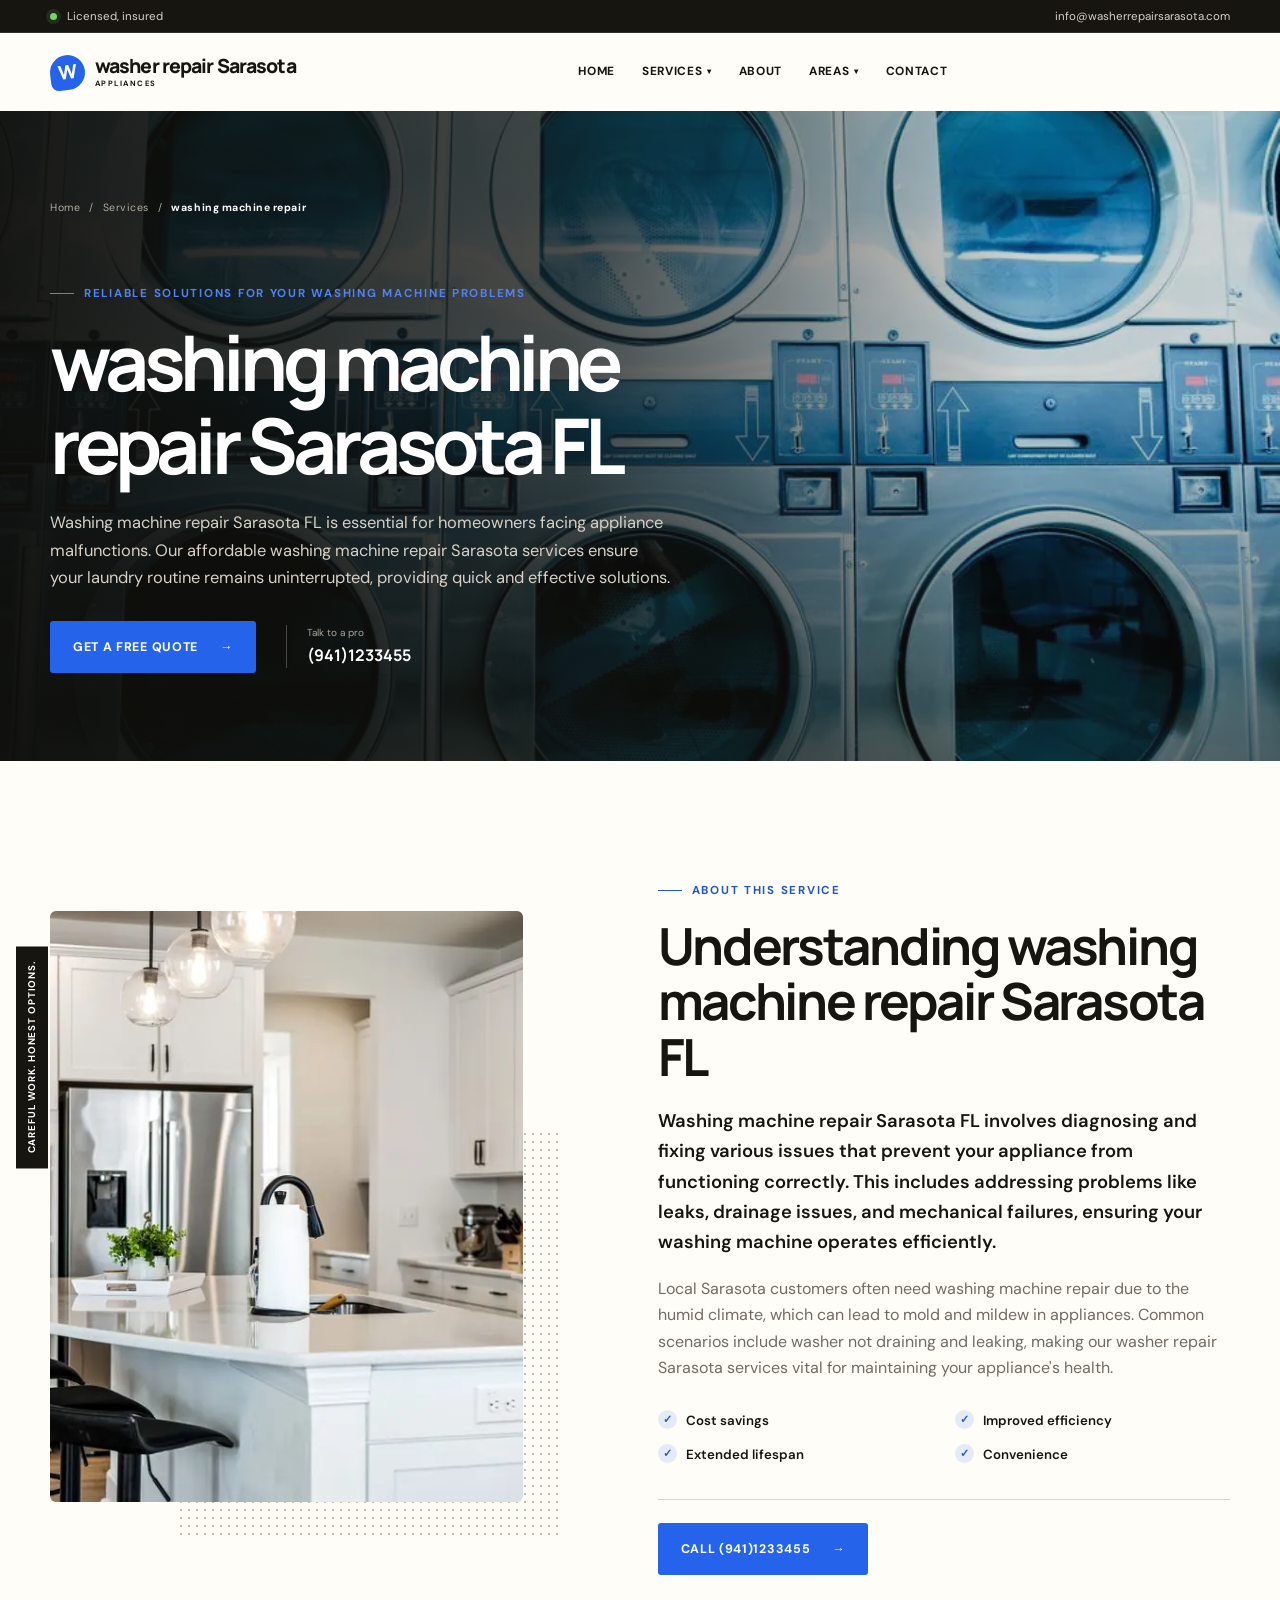
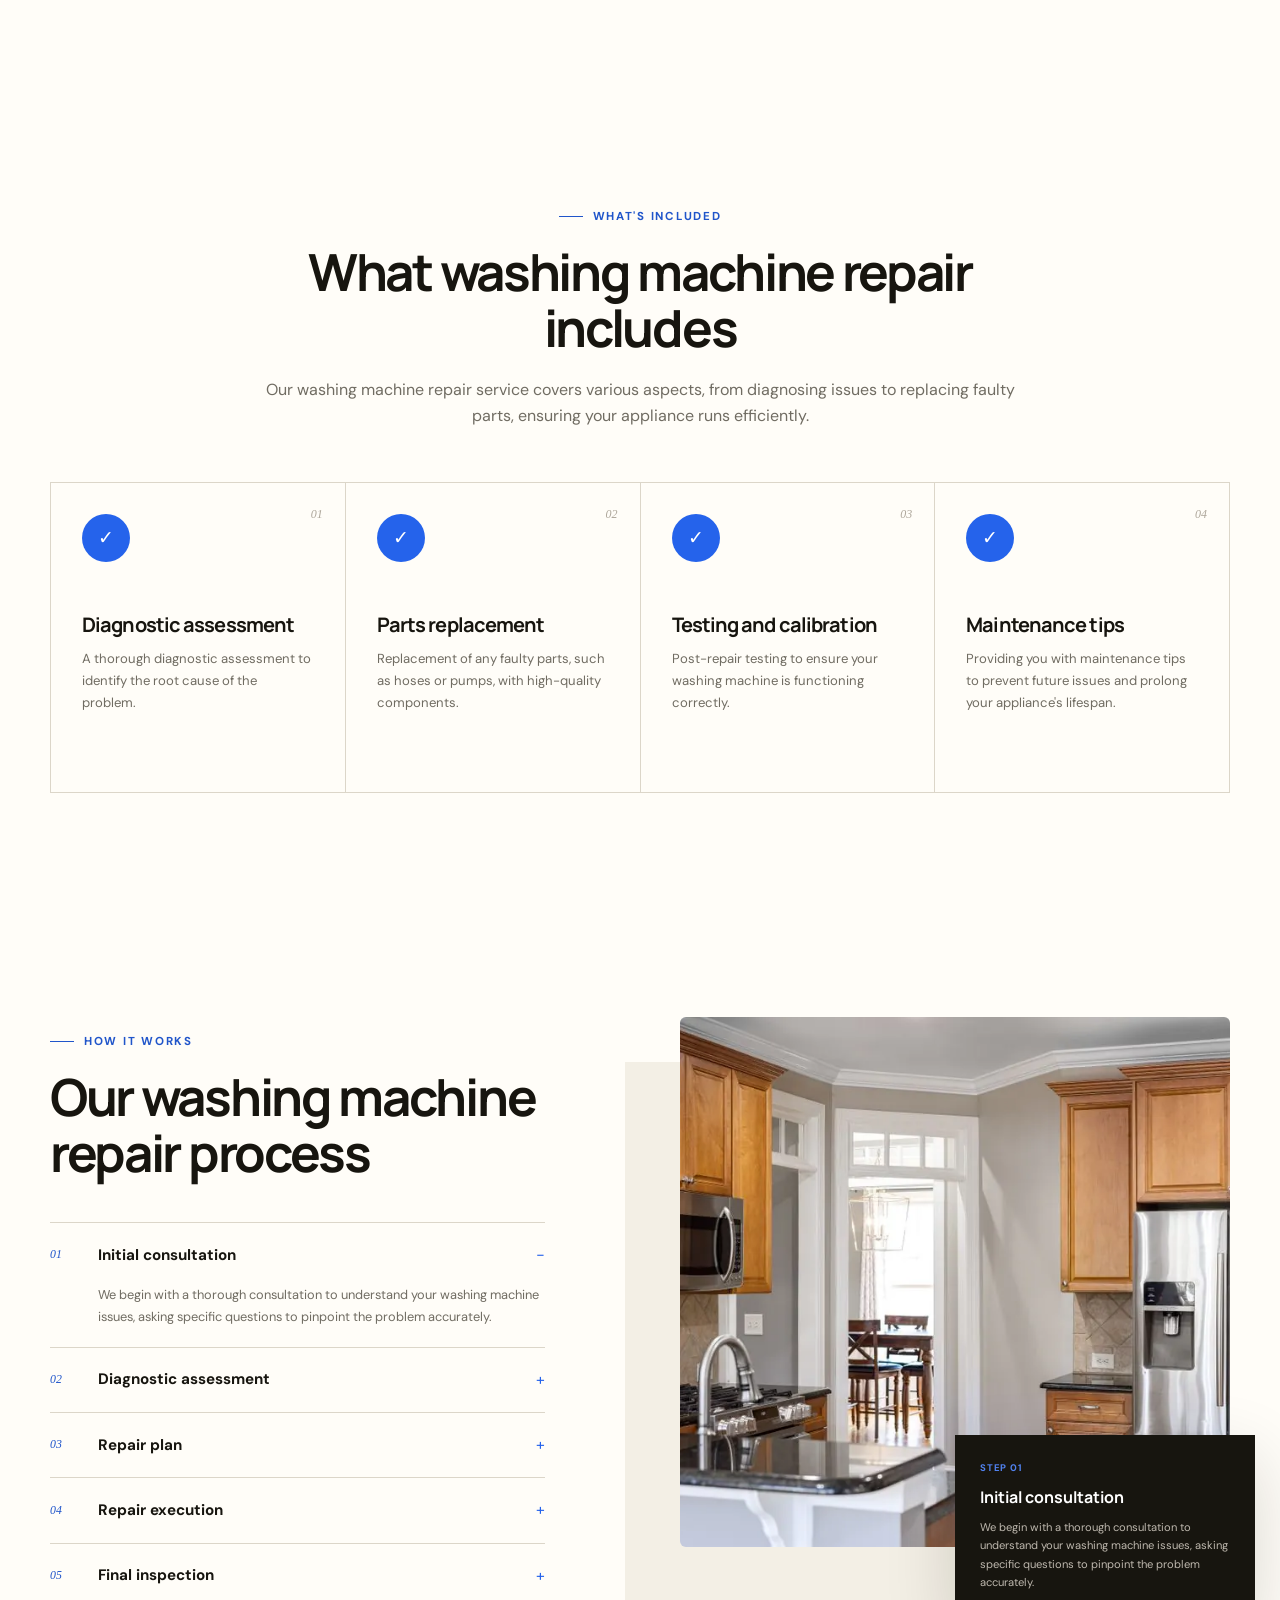
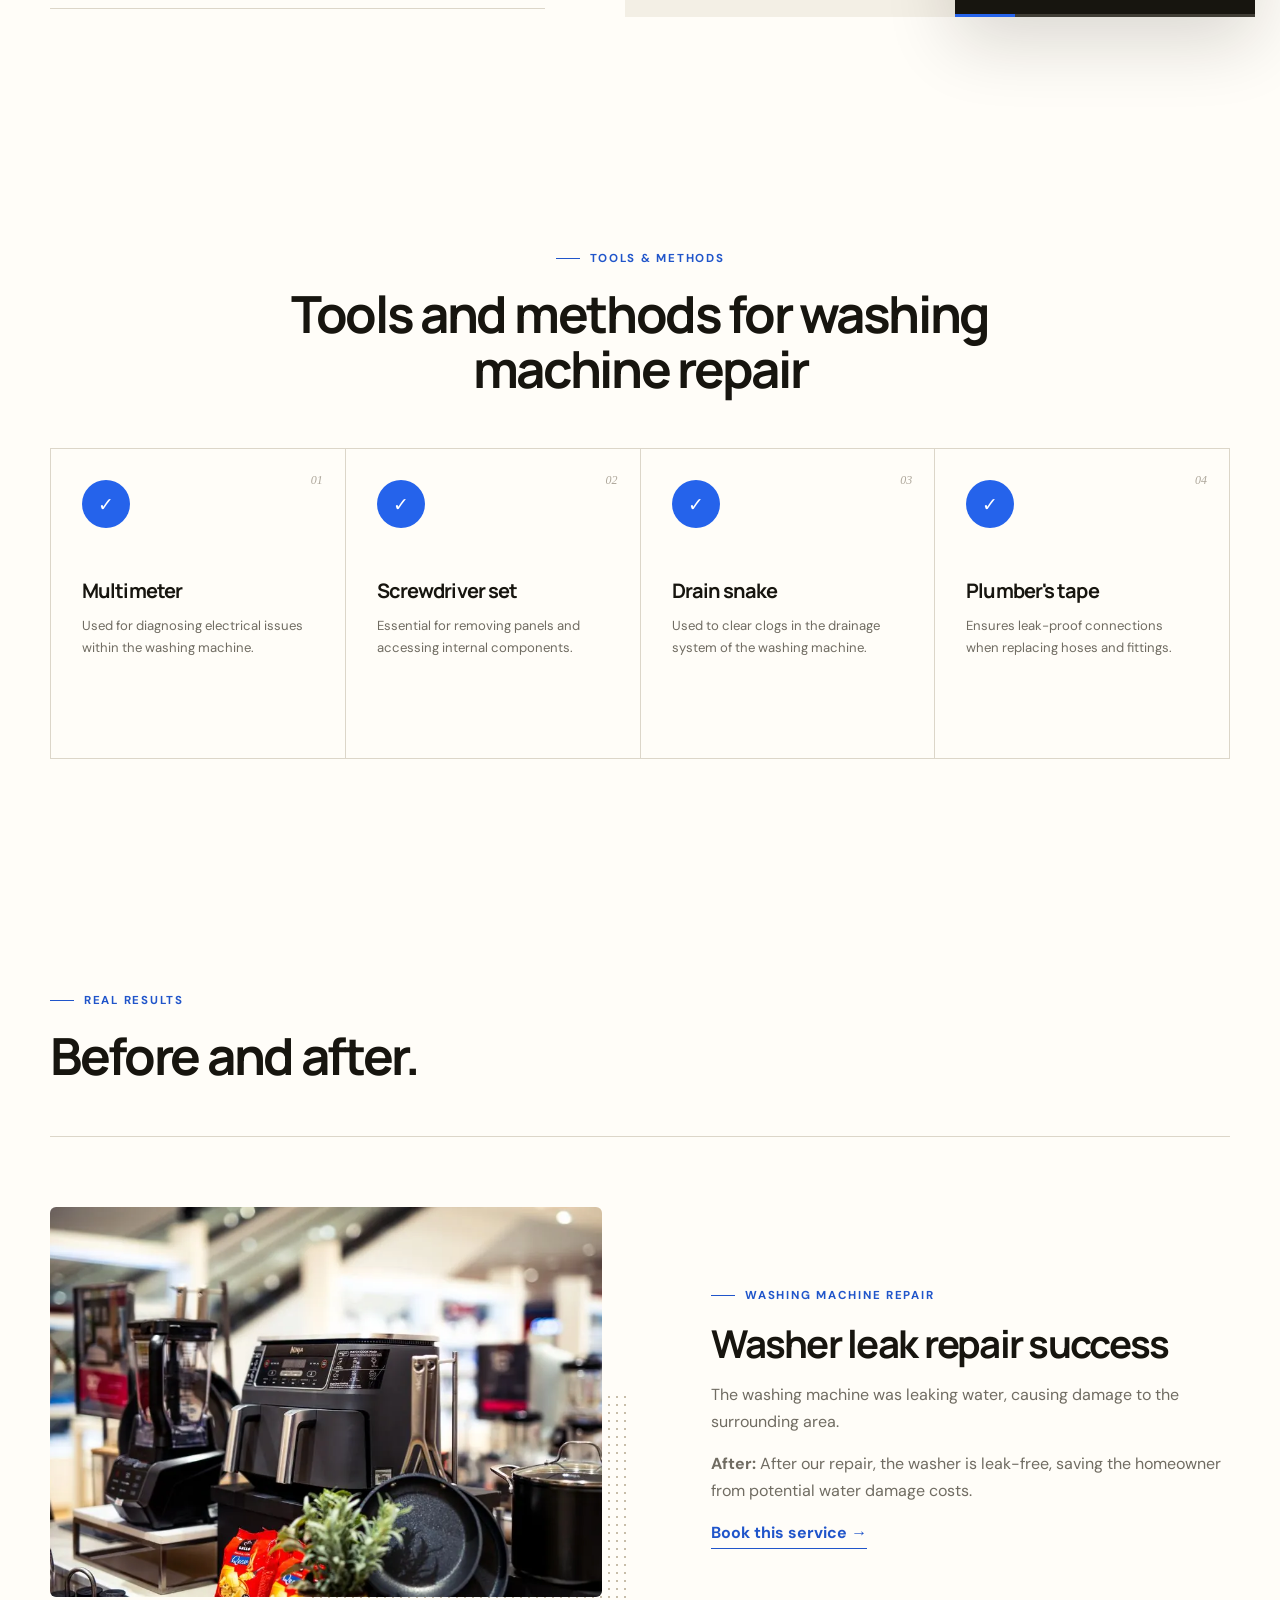
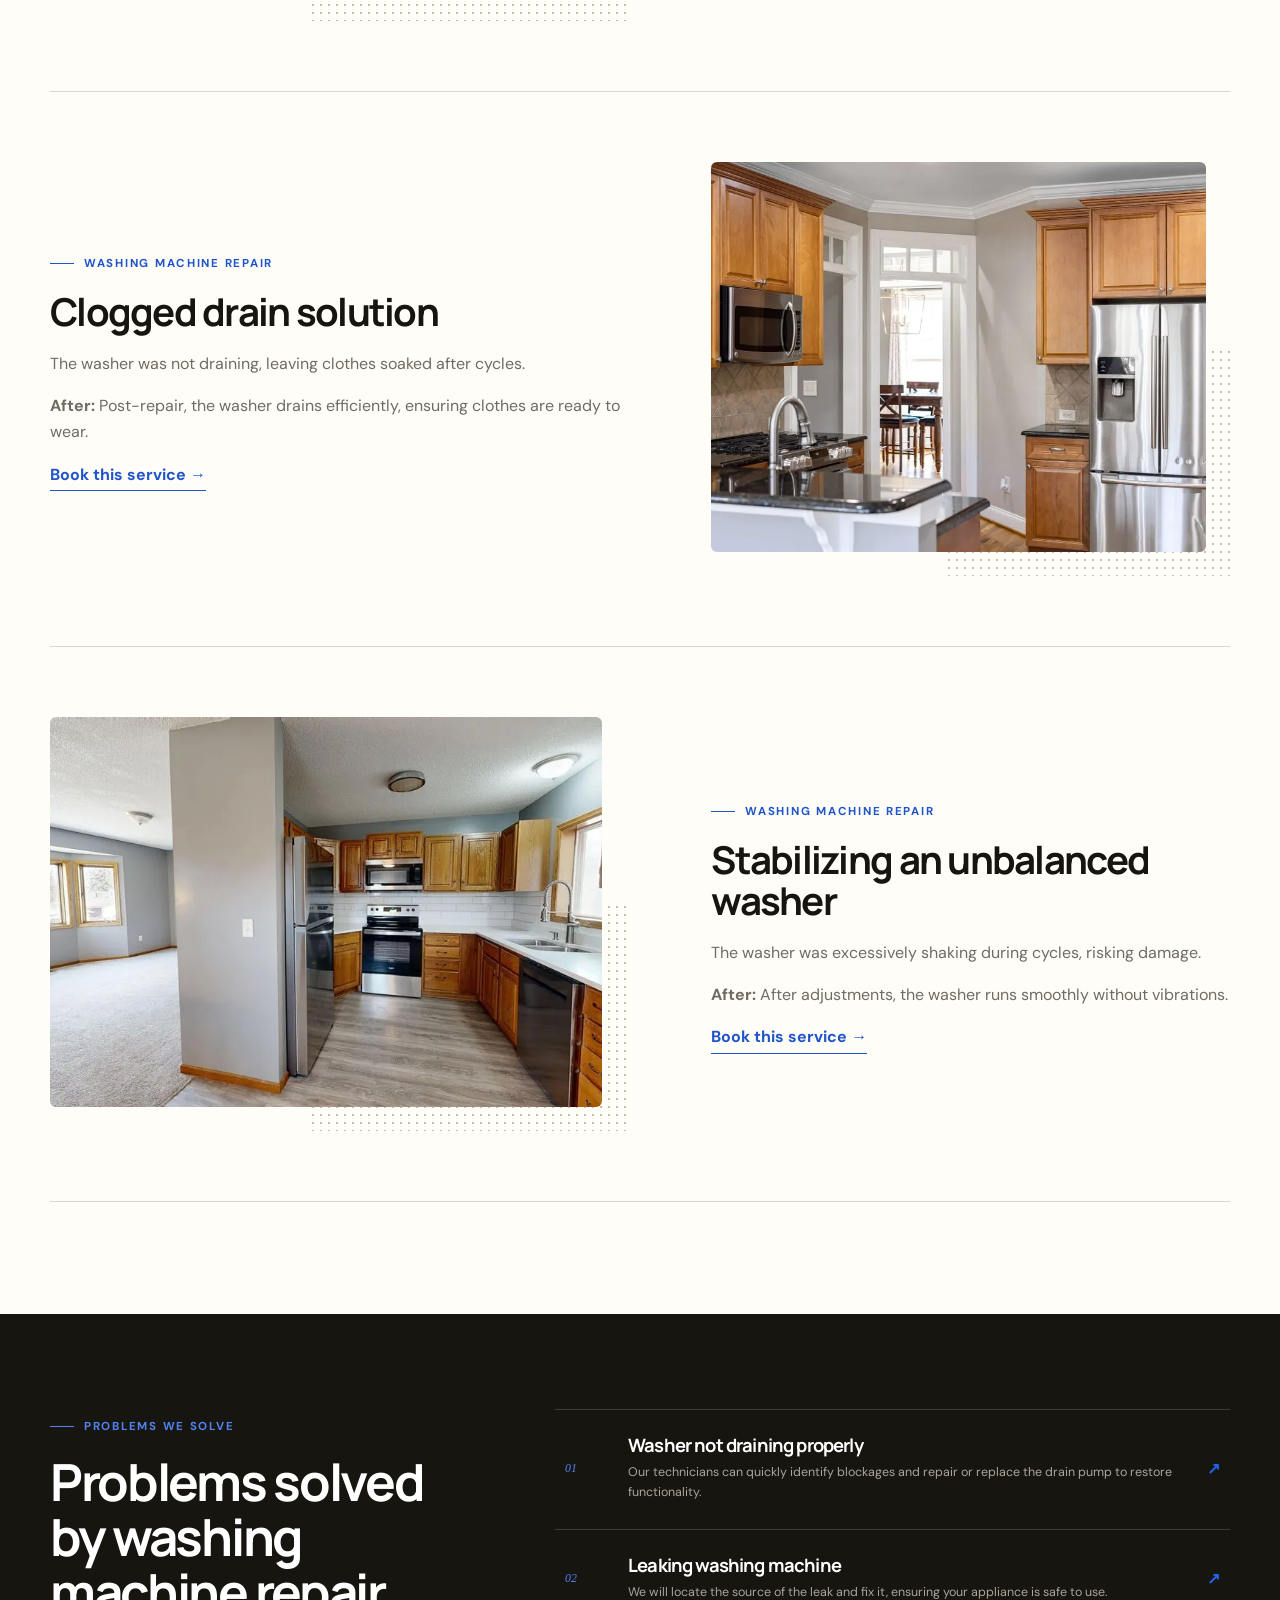
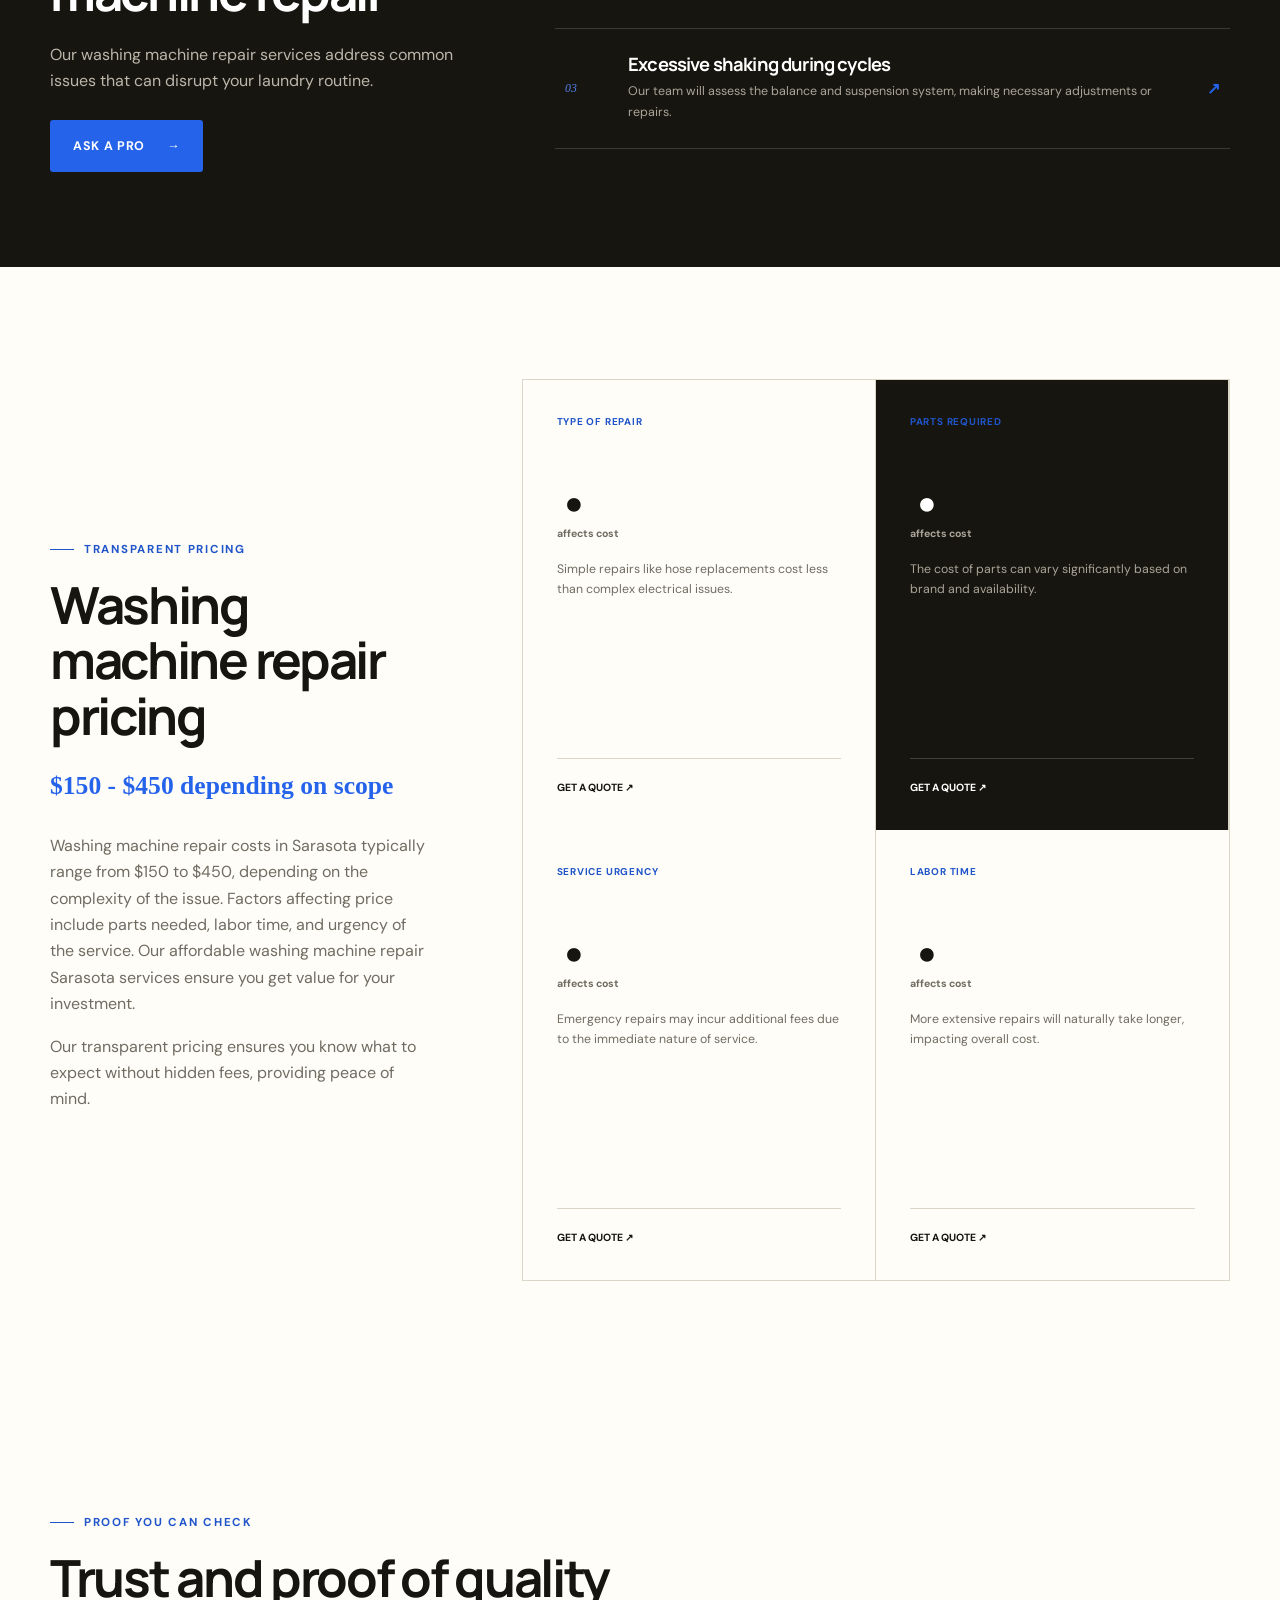
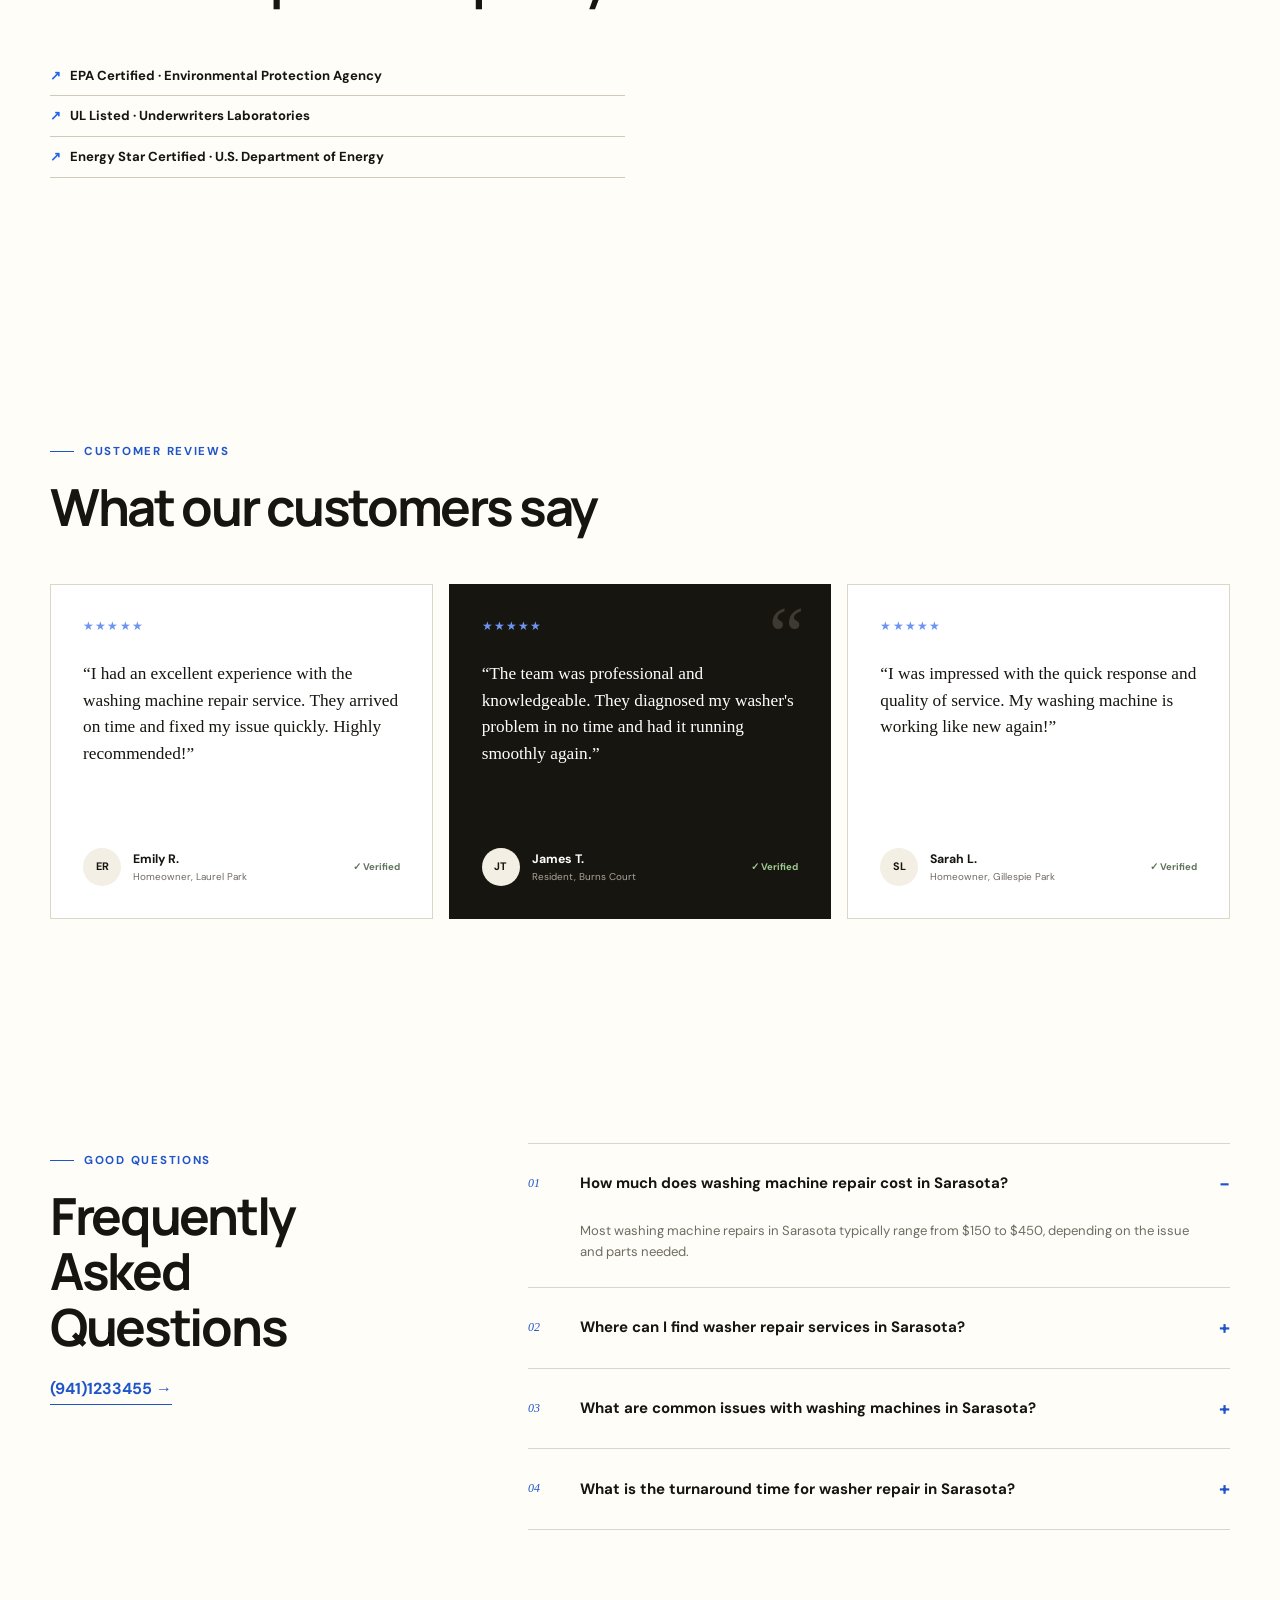
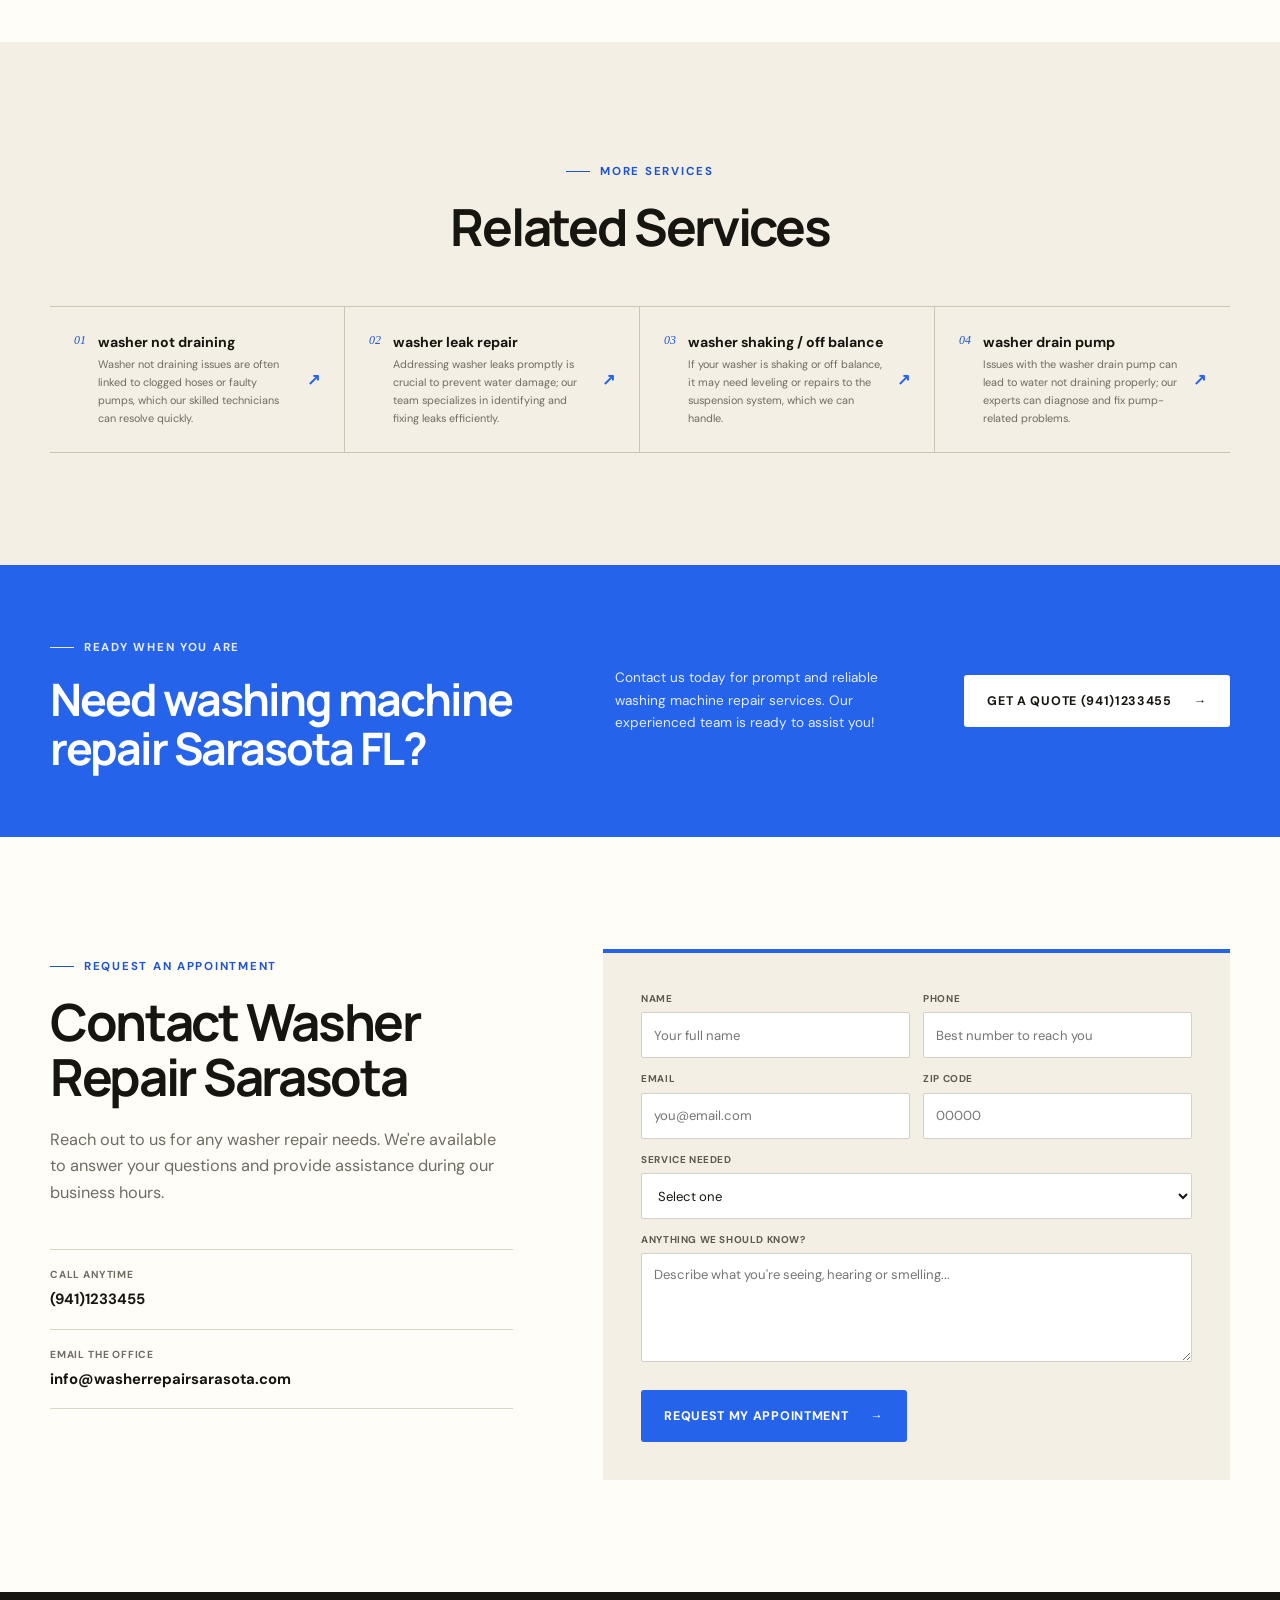
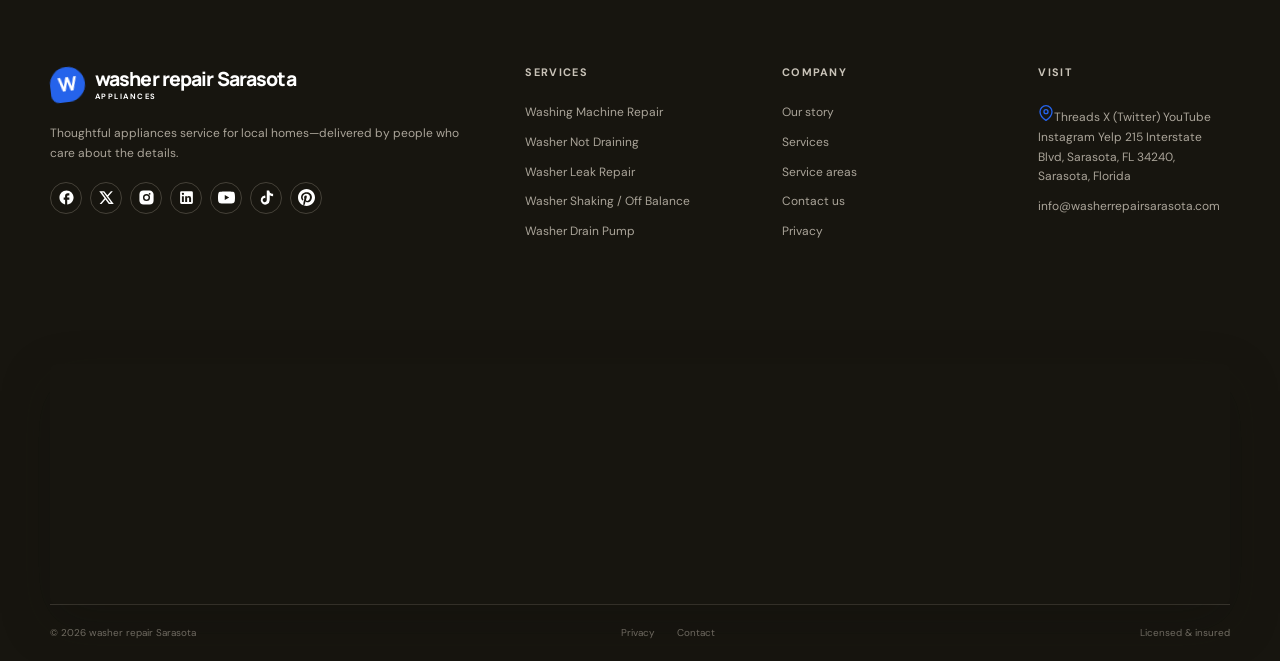
<file: washing-machine-repair.html>
<!doctype html>
<html lang="en" class="scroll-smooth">
  <head>
    <meta charset="UTF-8" />
    <meta name="viewport" content="width=device-width, initial-scale=1.0" />
    <title>Washing Machine Repair Sarasota FL | Same-Day Washer Repair</title>
    <meta name="description" content="Washing machine repair Sarasota FL services to address your appliance issues. Get affordable washing machine repair Sarasota for quick solutions today!">
    <meta name="robots" content="index, follow">
    <link rel="canonical" href="https://washerrepair-sarasota.vercel.app/washing-machine-repair">
    
    <link rel="preload" as="image" href="assets/images/gen/experienced-appliances-professionals-at-work-40e6e469.webp" fetchpriority="high">
    <script type="application/ld+json">
{
  "@context": "https://schema.org",
  "@type": "Service",
  "@id": "https://washerrepair-sarasota.vercel.app/washing-machine-repair#service",
  "name": "washing machine repair",
  "url": "https://washerrepair-sarasota.vercel.app/washing-machine-repair",
  "provider": {
    "@type": "LocalBusiness",
    "@id": "https://washerrepair-sarasota.vercel.app/#localbusiness",
    "name": "washer repair Sarasota ",
    "telephone": "(941)1233455"
  },
  "areaServed": [
    {
      "@type": "AdministrativeArea",
      "name": "Sarasota"
    },
    {
      "@type": "AdministrativeArea",
      "name": "Laurel Park"
    },
    {
      "@type": "AdministrativeArea",
      "name": "Burns Court"
    },
    {
      "@type": "AdministrativeArea",
      "name": "Gillespie Park"
    }
  ],
  "offers": {
    "@type": "Offer",
    "url": "https://washerrepair-sarasota.vercel.app/washing-machine-repair",
    "availability": "https://schema.org/InStock"
  }
}
</script>
<script type="application/ld+json">
{
  "@context": "https://schema.org",
  "@type": "LocalBusiness",
  "@id": "https://washerrepair-sarasota.vercel.app/#localbusiness",
  "name": "washer repair Sarasota ",
  "telephone": "(941)1233455",
  "aggregateRating": {
    "@type": "AggregateRating",
    "ratingValue": "5.0",
    "reviewCount": 3,
    "bestRating": "5",
    "worstRating": "1"
  },
  "review": [
    {
      "@type": "Review",
      "author": {
        "@type": "Person",
        "name": "Emily R."
      },
      "reviewRating": {
        "@type": "Rating",
        "ratingValue": "5",
        "bestRating": "5",
        "worstRating": "1"
      },
      "reviewBody": "I had an excellent experience with the washing machine repair service. They arrived on time and fixed my issue quickly. Highly recommended!"
    },
    {
      "@type": "Review",
      "author": {
        "@type": "Person",
        "name": "James T."
      },
      "reviewRating": {
        "@type": "Rating",
        "ratingValue": "5",
        "bestRating": "5",
        "worstRating": "1"
      },
      "reviewBody": "The team was professional and knowledgeable. They diagnosed my washer's problem in no time and had it running smoothly again."
    },
    {
      "@type": "Review",
      "author": {
        "@type": "Person",
        "name": "Sarah L."
      },
      "reviewRating": {
        "@type": "Rating",
        "ratingValue": "5",
        "bestRating": "5",
        "worstRating": "1"
      },
      "reviewBody": "I was impressed with the quick response and quality of service. My washing machine is working like new again!"
    }
  ]
}
</script>
<script type="application/ld+json">
{
  "@context": "https://schema.org",
  "@type": "FAQPage",
  "mainEntity": [
    {
      "@type": "Question",
      "name": "How much does washing machine repair cost in Sarasota?",
      "acceptedAnswer": {
        "@type": "Answer",
        "text": "Most washing machine repairs in Sarasota typically range from $150 to $450, depending on the issue and parts needed."
      }
    },
    {
      "@type": "Question",
      "name": "Where can I find washer repair services in Sarasota?",
      "acceptedAnswer": {
        "@type": "Answer",
        "text": "You can find reliable washer repair services in Sarasota by searching online or contacting local appliance repair companies."
      }
    },
    {
      "@type": "Question",
      "name": "What are common issues with washing machines in Sarasota?",
      "acceptedAnswer": {
        "@type": "Answer",
        "text": "Common washing machine issues in Sarasota include leaking, not draining, and excessive shaking, often due to humidity and wear over time."
      }
    },
    {
      "@type": "Question",
      "name": "What is the turnaround time for washer repair in Sarasota?",
      "acceptedAnswer": {
        "@type": "Answer",
        "text": "Most washer repairs can be completed within a few hours, with same-day service available for urgent issues."
      }
    }
  ]
}
</script>
    <script type="application/ld+json">
{
  "@context": "https://schema.org",
  "@type": "BreadcrumbList",
  "itemListElement": [
    {
      "@type": "ListItem",
      "position": 1,
      "name": "Home",
      "item": "https://washerrepair-sarasota.vercel.app/"
    },
    {
      "@type": "ListItem",
      "position": 2,
      "name": "Services",
      "item": "https://washerrepair-sarasota.vercel.app/services"
    },
    {
      "@type": "ListItem",
      "position": 3,
      "name": "washing machine repair",
      "item": "https://washerrepair-sarasota.vercel.app/washing-machine-repair"
    }
  ]
}
</script>
    <meta property="og:type" content="article">
    <meta property="og:title" content="Washing Machine Repair Sarasota FL | Same-Day Washer Repair">
    <meta property="og:description" content="Washing machine repair Sarasota FL services to address your appliance issues. Get affordable washing machine repair Sarasota for quick solutions today!">
    <meta property="og:image" content="{{SITE_BASE_URL}}/assets/images/gen/experienced-appliances-professionals-at-work-40e6e469.webp">
    <meta name="twitter:card" content="summary_large_image">
    <meta name="twitter:title" content="Washing Machine Repair Sarasota FL | Same-Day Washer Repair">
    <meta name="twitter:description" content="Washing machine repair Sarasota FL services to address your appliance issues. Get affordable washing machine repair Sarasota for quick solutions today!">
    <link rel="icon" href="data:image/svg+xml,%3Csvg%20xmlns=%27http://www.w3.org/2000/svg%27%20viewBox=%270%200%2032%2032%27%3E%3Crect%20width=%2732%27%20height=%2732%27%20rx=%277%27%20fill=%27%232563EB%27/%3E%3Ctext%20x=%2716%27%20y=%2723%27%20font-family=%27Arial,sans-serif%27%20font-size=%2719%27%20font-weight=%27700%27%20fill=%27%23ffffff%27%20text-anchor=%27middle%27%3EW%3C/text%3E%3C/svg%3E" />
    <script>window.__RL_LEADS={siteId:"6abde9d0a2c0fee5111ff2b7",apiBase:["https:","","ranklocal.cc"].join("/"),turnstileSiteKey:""};</script>
    <link rel="preload" href="assets/fonts/dm-sans.woff2" as="font" type="font/woff2" crossorigin />
    <link rel="preload" href="assets/fonts/manrope.woff2" as="font" type="font/woff2" crossorigin />
    <link rel="stylesheet" href="assets/global.css" />
  </head>
  <body id="top">
    
<div id="navbar-container">
  <header class="site-header">
    <div class="utility-bar">
      <div class="shell utility-inner">
        <p><span class="status-dot"></span> Licensed, insured</p>
        <div><span><a href="mailto:info@washerrepairsarasota.com" style="color:inherit;text-decoration:none;">info@washerrepairsarasota.com</a></span></div>
      </div>
    </div>
    <nav class="main-nav shell" aria-label="Main navigation">
      <a class="brand" href="/" aria-label="washer repair Sarasota  home">
        <span class="brand-mark">W</span>
        <span>washer repair Sarasota <small>APPLIANCES </small></span>
      </a>
      <button class="nav-toggle" type="button" aria-expanded="false" aria-controls="site-menu">
        <span></span><span></span><span></span><span class="sr-only">Toggle menu</span>
      </button>
      <div class="nav-links" id="site-menu">
        <a href="/">Home</a>
        <span class="nav-dd">
        <a href="services">Services <span class="nav-dd-caret">&#9662;</span></a>
        <div class="nav-dd-panel">
          <!-- RL-AUTO:nav-services START -->
<a href="washing-machine-repair">Washing Machine Repair</a><a href="washer-not-draining">Washer Not Draining</a><a href="washer-leak-repair">Washer Leak Repair</a><a href="washer-shaking-off-balance">Washer Shaking / Off Balance</a><a href="washer-drain-pump">Washer Drain Pump</a>
<!-- RL-AUTO:nav-services END -->
          <a class="nav-dd-all" href="services">All services &rarr;</a>
        </div>
      </span>
        <a href="about">About</a>
        <span class="nav-dd">
        <a href="locations">Areas <span class="nav-dd-caret">&#9662;</span></a>
        <div class="nav-dd-panel">
          <!-- RL-AUTO:nav-locations START --><a href="appliances-laurel-park">Laurel Park</a><a href="appliances-burns-court">Burns Court</a><a href="appliances-gillespie-park">Gillespie Park</a><!-- RL-AUTO:nav-locations END -->
          <a class="nav-dd-all" href="locations">All service areas &rarr;</a>
        </div>
      </span>
        
        <a href="contact">Contact</a>
      </div>
      
    </nav>
  </header>
</div>
    <main>
      
  <div id="hero-container">
    <section class="location-hero">
      <div class="location-hero-image" style="background-image:url('assets/images/gen/experienced-appliances-professionals-at-work-40e6e469.webp');" aria-hidden="true"></div>
      <div class="location-hero-overlay"></div>
      <div class="shell location-hero-inner">
        <div class="location-hero-copy" data-sal="slide-up" data-sal-duration="650">
          <nav class="breadcrumbs" aria-label="Breadcrumb"><a href="/">Home</a><span>/</span><a href="services">Services</a><span>/</span><strong>washing machine repair</strong></nav>
          <span class="eyebrow eyebrow-light"><span></span> Reliable solutions for your washing machine problems</span>
          <h1>washing machine repair Sarasota FL</h1>
          <p>Washing machine repair Sarasota FL is essential for homeowners facing appliance malfunctions. Our affordable washing machine repair Sarasota services ensure your laundry routine remains uninterrupted, providing quick and effective solutions.</p>
          <div class="location-hero-actions">
            <a class="button button-primary" href="tel:9411233455">Get a free quote <span>&#8594;</span></a>
            <a class="location-call-link" href="tel:9411233455"><small>Talk to a pro</small><strong>(941)1233455</strong></a>
          </div>
        </div>
      </div>
    </section>
  </div>
      
  <div id="about-container">
    <section class="section about-section">
      <div class="shell split-layout">
        <div class="image-stack" data-sal="slide-right"><img src="assets/images/gen/about-bddc5121.webp" alt="Professional washing machine repair in Sarasota" loading="lazy" /><div class="image-caption">Careful work. Honest options.</div></div>
        <div class="section-copy" data-sal="slide-up">
          <span class="eyebrow"><span></span> About this service</span>
          <h2>Understanding washing machine repair Sarasota FL</h2>
          <p class="lead">Washing machine repair Sarasota FL involves diagnosing and fixing various issues that prevent your appliance from functioning correctly. This includes addressing problems like leaks, drainage issues, and mechanical failures, ensuring your washing machine operates efficiently.</p><p>Local Sarasota customers often need washing machine repair due to the humid climate, which can lead to mold and mildew in appliances. Common scenarios include washer not draining and leaking, making our washer repair Sarasota services vital for maintaining your appliance's health.</p>
          <ul class="check-list"><li><span>&#10003;</span> Cost savings</li><li><span>&#10003;</span> Improved efficiency</li><li><span>&#10003;</span> Extended lifespan</li><li><span>&#10003;</span> Convenience</li></ul>
          <div class="signature-row"><a class="button button-primary" href="tel:9411233455" style="margin:0;">Call (941)1233455 <span>&#8594;</span></a></div>
        </div>
      </div>
    </section>
  </div>
      
  <div id="why-choose-us-container">
    <section class="section why-section">
      <div class="shell">
        <div class="section-heading centered"><span class="eyebrow"><span></span> What's included</span><h2>What washing machine repair includes</h2><p>Our washing machine repair service covers various aspects, from diagnosing issues to replacing faulty parts, ensuring your appliance runs efficiently.</p></div>
        <div class="benefit-grid">
          <article><span class="benefit-number">01</span><div class="mini-icon">&#10003;</div><h3>Diagnostic assessment</h3><p>A thorough diagnostic assessment to identify the root cause of the problem.</p></article><article><span class="benefit-number">02</span><div class="mini-icon">&#10003;</div><h3>Parts replacement</h3><p>Replacement of any faulty parts, such as hoses or pumps, with high-quality components.</p></article><article><span class="benefit-number">03</span><div class="mini-icon">&#10003;</div><h3>Testing and calibration</h3><p>Post-repair testing to ensure your washing machine is functioning correctly.</p></article><article><span class="benefit-number">04</span><div class="mini-icon">&#10003;</div><h3>Maintenance tips</h3><p>Providing you with maintenance tips to prevent future issues and prolong your appliance's lifespan.</p></article>
        </div>
      </div>
    </section>
  </div>
      
  <div id="service-process-container">
    <section class="section process-section" id="process">
      <div class="shell process-layout">
        <div class="process-copy">
          <span class="eyebrow"><span></span> How it works</span>
          <h2>Our washing machine repair process</h2>
          <div class="process-list">
            <article class="active"><button type="button" data-process="0" data-title="Initial consultation" data-desc="We begin with a thorough consultation to understand your washing machine issues, asking specific questions to pinpoint the problem accurately."><span>01</span><strong>Initial consultation</strong></button><p>We begin with a thorough consultation to understand your washing machine issues, asking specific questions to pinpoint the problem accurately.</p></article><article><button type="button" data-process="1" data-title="Diagnostic assessment" data-desc="Our technicians conduct a detailed diagnostic assessment of your washing machine, using tools like multimeters and screwdrivers to identify the root cause of the malfunction."><span>02</span><strong>Diagnostic assessment</strong></button><p>Our technicians conduct a detailed diagnostic assessment of your washing machine, using tools like multimeters and screwdrivers to identify the root cause of the malfunction.</p></article><article><button type="button" data-process="2" data-title="Repair plan" data-desc="Once diagnostics are complete, we provide a clear repair plan outlining necessary parts and labor, ensuring transparency in our service."><span>03</span><strong>Repair plan</strong></button><p>Once diagnostics are complete, we provide a clear repair plan outlining necessary parts and labor, ensuring transparency in our service.</p></article><article><button type="button" data-process="3" data-title="Repair execution" data-desc="Our skilled technicians perform the repairs using quality parts and tools, addressing issues such as clogged drain pumps or leaking hoses efficiently."><span>04</span><strong>Repair execution</strong></button><p>Our skilled technicians perform the repairs using quality parts and tools, addressing issues such as clogged drain pumps or leaking hoses efficiently.</p></article><article><button type="button" data-process="4" data-title="Final inspection" data-desc="After repairs, we conduct a final inspection to ensure your washing machine operates correctly, providing peace of mind before we conclude the service."><span>05</span><strong>Final inspection</strong></button><p>After repairs, we conduct a final inspection to ensure your washing machine operates correctly, providing peace of mind before we conclude the service.</p></article>
          </div>
        </div>
        <div class="process-visual" data-sal="slide-left">
          <img src="assets/images/gen/privacy-policy-6d7b833b.webp" alt="washing machine repair" loading="lazy" />
          <div class="process-card"><small id="process-step">STEP 01</small><strong id="process-title">Initial consultation</strong><p id="process-description">We begin with a thorough consultation to understand your washing machine issues, asking specific questions to pinpoint the problem accurately.</p></div>
          <div class="process-meter"><span style="width:20%"></span></div>
        </div>
      </div>
    </section>
  </div>
      
  <div id="tools-container">
    <section class="section why-section">
      <div class="shell">
        <div class="section-heading centered"><span class="eyebrow"><span></span> Tools &amp; methods</span><h2>Tools and methods for washing machine repair</h2></div>
        <div class="benefit-grid">
          <article><span class="benefit-number">01</span><div class="mini-icon">&#10003;</div><h3>Multimeter</h3><p>Used for diagnosing electrical issues within the washing machine.</p></article><article><span class="benefit-number">02</span><div class="mini-icon">&#10003;</div><h3>Screwdriver set</h3><p>Essential for removing panels and accessing internal components.</p></article><article><span class="benefit-number">03</span><div class="mini-icon">&#10003;</div><h3>Drain snake</h3><p>Used to clear clogs in the drainage system of the washing machine.</p></article><article><span class="benefit-number">04</span><div class="mini-icon">&#10003;</div><h3>Plumber's tape</h3><p>Ensures leak-proof connections when replacing hoses and fittings.</p></article>
        </div>
      </div>
    </section>
  </div>
      
  <div id="per-service-city-blocks-container">
    <section class="section city-service-details">
      <div class="shell">
        <div class="section-heading"><span class="eyebrow"><span></span> Real results</span><h2>Before and after.</h2></div>
        <article class="city-service-row"><div class="city-service-media"><img src="assets/images/gen/washer-repair-sarasota-technicians-f8d325a4.webp" alt="Washer leak repair success" loading="lazy" /></div><div><span class="eyebrow"><span></span> washing machine repair</span><h3>Washer leak repair success</h3><p>The washing machine was leaking water, causing damage to the surrounding area.</p><p><strong>After: </strong>After our repair, the washer is leak-free, saving the homeowner from potential water damage costs.</p><a class="text-link" href="tel:9411233455">Book this service &#8594;</a></div></article><article class="city-service-row city-service-row-reverse"><div class="city-service-media"><img src="assets/images/gen/privacy-policy-6d7b833b.webp" alt="Clogged drain solution" loading="lazy" /></div><div><span class="eyebrow"><span></span> washing machine repair</span><h3>Clogged drain solution</h3><p>The washer was not draining, leaving clothes soaked after cycles.</p><p><strong>After: </strong>Post-repair, the washer drains efficiently, ensuring clothes are ready to wear.</p><a class="text-link" href="tel:9411233455">Book this service &#8594;</a></div></article><article class="city-service-row"><div class="city-service-media"><img src="assets/images/gen/our-washer-repair-process-153a0f94.webp" alt="Stabilizing an unbalanced washer" loading="lazy" /></div><div><span class="eyebrow"><span></span> washing machine repair</span><h3>Stabilizing an unbalanced washer</h3><p>The washer was excessively shaking during cycles, risking damage.</p><p><strong>After: </strong>After adjustments, the washer runs smoothly without vibrations.</p><a class="text-link" href="tel:9411233455">Book this service &#8594;</a></div></article>
      </div>
    </section>
  </div>
      
  <div id="problems-solved-container">
    <section class="problems-section">
      <div class="shell problems-grid">
        <div class="problems-intro"><span class="eyebrow eyebrow-light"><span></span> Problems we solve</span><h2>Problems solved by washing machine repair</h2><p>Our washing machine repair services address common issues that can disrupt your laundry routine.</p><a class="button button-primary" href="tel:9411233455">Ask a pro <span>&#8594;</span></a></div>
        <div class="problem-list"><article><span>01</span><div><h3>Washer not draining properly</h3><p>Our technicians can quickly identify blockages and repair or replace the drain pump to restore functionality.</p></div><b>&#8599;</b></article><article><span>02</span><div><h3>Leaking washing machine</h3><p>We will locate the source of the leak and fix it, ensuring your appliance is safe to use.</p></div><b>&#8599;</b></article><article><span>03</span><div><h3>Excessive shaking during cycles</h3><p>Our team will assess the balance and suspension system, making necessary adjustments or repairs.</p></div><b>&#8599;</b></article></div>
      </div>
    </section>
  </div>
      
  <div id="pricing-container">
    <section class="section local-pricing">
      <div class="shell local-pricing-layout">
        <div><span class="eyebrow"><span></span> Transparent pricing</span><h2>Washing machine repair pricing</h2><p style="font-family:var(--font-serif);font-size:1.6rem;color:var(--orange);font-weight:700;">$150 - $450 depending on scope</p><p>Washing machine repair costs in Sarasota typically range from $150 to $450, depending on the complexity of the issue. Factors affecting price include parts needed, labor time, and urgency of the service. Our affordable washing machine repair Sarasota services ensure you get value for your investment.</p><p>Our transparent pricing ensures you know what to expect without hidden fees, providing peace of mind.</p></div>
        <div class="local-price-cards"><article><span>Type of repair</span><h3>&#8226;<small>affects cost</small></h3><p>Simple repairs like hose replacements cost less than complex electrical issues.</p><a href="tel:9411233455">Get a quote &#8599;</a></article><article class="local-price-featured"><span>Parts required</span><h3>&#8226;<small>affects cost</small></h3><p>The cost of parts can vary significantly based on brand and availability.</p><a href="tel:9411233455">Get a quote &#8599;</a></article><article><span>Service urgency</span><h3>&#8226;<small>affects cost</small></h3><p>Emergency repairs may incur additional fees due to the immediate nature of service.</p><a href="tel:9411233455">Get a quote &#8599;</a></article><article><span>Labor time</span><h3>&#8226;<small>affects cost</small></h3><p>More extensive repairs will naturally take longer, impacting overall cost.</p><a href="tel:9411233455">Get a quote &#8599;</a></article></div>
      </div>
    </section>
  </div>
      
  <div id="trust-proof-container">
    <section class="section review-section">
      <div class="shell">
        <div class="review-heading"><div><span class="eyebrow"><span></span> Proof you can check</span><h2>Trust and proof of quality</h2></div></div>
        <div class="area-columns" style="margin-bottom:2rem;"><ul><li>EPA Certified &middot; Environmental Protection Agency</li><li>UL Listed &middot; Underwriters Laboratories</li><li>Energy Star Certified &middot; U.S. Department of Energy</li></ul></div>
        
      </div>
    </section>
  </div>
      
  <div id="testimonials-container">
    <section class="section review-section" id="reviews">
      <div class="shell">
        <div class="review-heading"><div><span class="eyebrow"><span></span> Customer reviews</span><h2>What our customers say</h2></div></div>
        <div class="review-grid"><article><div class="stars">★★★★★</div><blockquote>&ldquo;I had an excellent experience with the washing machine repair service. They arrived on time and fixed my issue quickly. Highly recommended!&rdquo;</blockquote><div><span class="avatar">ER</span><p><strong>Emily R.</strong><small>Homeowner, Laurel Park</small></p><span class="verified">&#10003; Verified</span></div></article><article class="review-featured"><div class="quote-mark">&ldquo;</div><div class="stars">★★★★★</div><blockquote>&ldquo;The team was professional and knowledgeable. They diagnosed my washer's problem in no time and had it running smoothly again.&rdquo;</blockquote><div><span class="avatar">JT</span><p><strong>James T.</strong><small>Resident, Burns Court</small></p><span class="verified">&#10003; Verified</span></div></article><article><div class="stars">★★★★★</div><blockquote>&ldquo;I was impressed with the quick response and quality of service. My washing machine is working like new again!&rdquo;</blockquote><div><span class="avatar">SL</span><p><strong>Sarah L.</strong><small>Homeowner, Gillespie Park</small></p><span class="verified">&#10003; Verified</span></div></article></div>
      </div>
    </section>
  </div>
      
  <div id="faq-container">
    <section class="section faq-section">
      <div class="shell faq-layout">
        <div class="faq-intro"><span class="eyebrow"><span></span> Good questions</span><h2>Frequently Asked Questions</h2><a class="text-link" href="tel:9411233455">(941)1233455 &#8594;</a></div>
        <div class="accordion"><article class="open"><button type="button" aria-expanded="true"><span>01</span><strong>How much does washing machine repair cost in Sarasota?</strong><b>&minus;</b></button><div class="accordion-panel"><p>Most washing machine repairs in Sarasota typically range from $150 to $450, depending on the issue and parts needed.</p></div></article><article><button type="button" aria-expanded="false"><span>02</span><strong>Where can I find washer repair services in Sarasota?</strong><b>+</b></button><div class="accordion-panel"><p>You can find reliable washer repair services in Sarasota by searching online or contacting local appliance repair companies.</p></div></article><article><button type="button" aria-expanded="false"><span>03</span><strong>What are common issues with washing machines in Sarasota?</strong><b>+</b></button><div class="accordion-panel"><p>Common washing machine issues in Sarasota include leaking, not draining, and excessive shaking, often due to humidity and wear over time.</p></div></article><article><button type="button" aria-expanded="false"><span>04</span><strong>What is the turnaround time for washer repair in Sarasota?</strong><b>+</b></button><div class="accordion-panel"><p>Most washer repairs can be completed within a few hours, with same-day service available for urgent issues.</p></div></article></div>
      </div>
    </section>
  </div>
      
      <!-- RL-AUTO:related-services START -->

  <div id="related-container">
    <section class="section section-ivory">
      <div class="shell">
        <div class="section-heading centered"><span class="eyebrow"><span></span> More services</span><h2>Related Services</h2></div>
        <div class="service-list"><a href="./washer-not-draining"><span>01</span><strong>washer not draining</strong><small>Washer not draining issues are often linked to clogged hoses or faulty pumps, which our skilled technicians can resolve quickly.</small><b>&#8599;</b></a><a href="./washer-leak-repair"><span>02</span><strong>washer leak repair</strong><small>Addressing washer leaks promptly is crucial to prevent water damage; our team specializes in identifying and fixing leaks efficiently.</small><b>&#8599;</b></a><a href="./washer-shaking-off-balance"><span>03</span><strong>washer shaking / off balance</strong><small>If your washer is shaking or off balance, it may need leveling or repairs to the suspension system, which we can handle.</small><b>&#8599;</b></a><a href="./washer-drain-pump"><span>04</span><strong>washer drain pump</strong><small>Issues with the washer drain pump can lead to water not draining properly; our experts can diagnose and fix pump-related problems.</small><b>&#8599;</b></a></div>
      </div>
    </section>
  </div>
<!-- RL-AUTO:related-services END -->
      
  <div id="cta-container">
    <section class="cta-band">
      <div class="shell cta-inner"><div><span class="eyebrow eyebrow-light"><span></span> Ready when you are</span><h2>Need washing machine repair Sarasota FL?</h2></div><p>Contact us today for prompt and reliable washing machine repair services. Our experienced team is ready to assist you!</p><a class="button button-light" href="tel:9411233455">Get a Quote (941)1233455 <span>&#8594;</span></a></div>
    </section>
  </div>
      
  <div id="contact-container">
    <section class="section contact-section" id="contact">
      <div class="shell contact-layout">
        <div class="contact-copy">
          <span class="eyebrow"><span></span> Request an appointment</span>
          <h2>Contact Washer Repair Sarasota</h2>
          <p>Reach out to us for any washer repair needs. We're available to answer your questions and provide assistance during our business hours.</p>
          <div class="contact-details"><a href="tel:9411233455"><small>Call anytime</small><strong>(941)1233455</strong></a><a href="mailto:info@washerrepairsarasota.com"><small>Email the office</small><strong>info@washerrepairsarasota.com</strong></a></div>
        </div>
        <form class="contact-form" id="contact-form" data-t8-form><input type="text" name="_hp" tabindex="-1" autocomplete="off" class="rl-hp" aria-hidden="true" />
          <label><span>Name</span><input type="text" name="name" placeholder="Your full name" required /></label>
          <label><span>Phone</span><input type="tel" name="phone" placeholder="Best number to reach you" required /></label>
          <label><span>Email</span><input type="email" name="email" placeholder="you@email.com" /></label>
          <label><span>ZIP code</span><input type="text" name="zip" placeholder="00000" required /></label>
          <label class="full-field"><span>Service needed</span><select name="service" required><option value="">Select one</option><option>Washing Machine Repair</option><option>Washer Not Draining</option><option>Washer Leak Repair</option><option>Washer Shaking / Off Balance</option><option>Washer Drain Pump</option></select></label>
          <label class="full-field"><span>Anything we should know?</span><textarea name="message" rows="4" placeholder="Describe what you're seeing, hearing or smelling..."></textarea></label>
          <button class="button button-primary" type="submit">Request my appointment <span>&#8594;</span></button>
          <div class="form-success" role="status" aria-live="polite">Request received — our team will be in touch shortly.</div>
        </form>
      </div>
    </section>
  </div>
    </main>
    
<div id="footer-container">
  <footer class="site-footer">
    <div class="shell footer-main">
      <div class="footer-brand">
        <a class="brand brand-light" href="/"><span class="brand-mark">W</span><span>washer repair Sarasota <small>APPLIANCES </small></span></a>
        <p>Thoughtful appliances  service for local homes—delivered by people who care about the details.</p>
        
        <div class="social-links" data-social-links><a href="#" data-social="facebook" aria-label="Facebook"><svg width="17" height="17" viewBox="0 0 24 24" fill="currentColor"><path d="M22 12c0-5.52-4.48-10-10-10S2 6.48 2 12c0 4.84 3.44 8.87 8 9.8V15H8v-3h2V9.5C10 7.57 11.57 6 13.5 6H16v3h-2c-.55 0-1 .45-1 1v2h3v3h-3v6.95c5.05-.5 9-4.76 9-9.95"/></svg></a><a href="#" data-social="x" aria-label="X (Twitter)"><svg width="17" height="17" viewBox="0 0 24 24" fill="currentColor"><path d="M10.488 14.651L15.25 21h7l-7.858-10.478L20.93 3h-2.65l-5.117 5.886L8.75 3h-7l7.51 10.015L2.32 21h2.65zM16.25 19L5.75 5h2l10.5 14z"/></svg></a><a href="#" data-social="instagram" aria-label="Instagram"><svg width="17" height="17" viewBox="0 0 24 24" fill="currentColor"><path d="M7.8 2h8.4C19.4 2 22 4.6 22 7.8v8.4a5.8 5.8 0 0 1-5.8 5.8H7.8C4.6 22 2 19.4 2 16.2V7.8A5.8 5.8 0 0 1 7.8 2m8.65 3.5a1.25 1.25 0 1 0 0 2.5 1.25 1.25 0 0 0 0-2.5M12 7a5 5 0 1 0 0 10 5 5 0 0 0 0-10m0 2a3 3 0 1 1 0 6 3 3 0 0 1 0-6"/></svg></a><a href="#" data-social="linkedin" aria-label="LinkedIn"><svg width="17" height="17" viewBox="0 0 24 24" fill="currentColor"><path d="M19 3a2 2 0 0 1 2 2v14a2 2 0 0 1-2 2H5a2 2 0 0 1-2-2V5a2 2 0 0 1 2-2zm-.5 15.5v-5.3a3.26 3.26 0 0 0-3.26-3.26c-.85 0-1.84.52-2.32 1.3v-1.11h-2.79v8.37h2.79v-4.93c0-.77.62-1.4 1.39-1.4a1.4 1.4 0 0 1 1.4 1.4v4.93zM6.88 8.56a1.68 1.68 0 1 0 0-3.37 1.69 1.69 0 0 0 0 3.37m1.39 9.94v-8.37H5.5v8.37z"/></svg></a><a href="#" data-social="youtube" aria-label="YouTube"><svg width="17" height="17" viewBox="0 0 24 24" fill="currentColor"><path d="M23.5 6.19a3.02 3.02 0 0 0-2.12-2.14C19.5 3.55 12 3.55 12 3.55s-7.5 0-9.38.5A3.02 3.02 0 0 0 .5 6.19C0 8.07 0 12 0 12s0 3.93.5 5.81a3.02 3.02 0 0 0 2.12 2.14c1.88.5 9.38.5 9.38.5s7.5 0 9.38-.5a3.02 3.02 0 0 0 2.12-2.14C24 15.93 24 12 24 12s0-3.93-.5-5.81M9.55 15.57V8.43L15.82 12z"/></svg></a><a href="#" data-social="tiktok" aria-label="TikTok"><svg width="17" height="17" viewBox="0 0 24 24" fill="currentColor"><path d="M19.59 6.69a4.83 4.83 0 0 1-3.77-4.25V2h-3.45v13.67a2.89 2.89 0 0 1-5.2 1.74 2.89 2.89 0 0 1 2.31-4.64 2.93 2.93 0 0 1 .88.13V9.4a6.84 6.84 0 0 0-1-.05A6.33 6.33 0 0 0 5.7 20.1a6.34 6.34 0 0 0 10.86-4.43v-7a8.16 8.16 0 0 0 4.77 1.52v-3.4a4.85 4.85 0 0 1-1.74-.1z"/></svg></a><a href="#" data-social="pinterest" aria-label="Pinterest"><svg width="17" height="17" viewBox="0 0 24 24" fill="currentColor"><path d="M12 0C5.37 0 0 5.37 0 12c0 5.08 3.16 9.43 7.63 11.17-.11-.95-.2-2.4.04-3.44.22-.94 1.4-5.96 1.4-5.96s-.36-.72-.36-1.78c0-1.67.97-2.91 2.17-2.91 1.02 0 1.52.77 1.52 1.69 0 1.03-.66 2.57-1 4-.28 1.19.6 2.17 1.77 2.17 2.13 0 3.77-2.25 3.77-5.5 0-2.87-2.06-4.88-5.01-4.88-3.41 0-5.42 2.56-5.42 5.21 0 1.03.4 2.14.89 2.74.1.12.11.22.08.34l-.33 1.36c-.05.22-.17.27-.4.16-1.5-.7-2.44-2.89-2.44-4.65 0-3.79 2.75-7.27 7.93-7.27 4.16 0 7.4 2.97 7.4 6.93 0 4.14-2.61 7.47-6.23 7.47-1.22 0-2.36-.63-2.75-1.38l-.75 2.85c-.27 1.04-1 2.35-1.49 3.15C9.57 23.81 10.76 24 12 24c6.63 0 12-5.37 12-12S18.63 0 12 0"/></svg></a></div>
      </div>
      <div>
        <h3>Services</h3>
        <!-- RL-AUTO:footer-services START -->
<a href="washing-machine-repair">Washing Machine Repair</a><a href="washer-not-draining">Washer Not Draining</a><a href="washer-leak-repair">Washer Leak Repair</a><a href="washer-shaking-off-balance">Washer Shaking / Off Balance</a><a href="washer-drain-pump">Washer Drain Pump</a>
<!-- RL-AUTO:footer-services END -->
      </div>
      <div>
        <h3>Company</h3>
        <a href="about">Our story</a>
        <a href="services">Services</a>
        <a href="locations">Service areas</a>
        <a href="contact">Contact us</a>
        <a href="privacy-policy">Privacy</a>
      </div>
      <div>
        <h3>Visit</h3>
        <a class="footer-address" href="https://maps.google.com/?q=Threads%20X%20(Twitter)%20YouTube%20Instagram%20Yelp%20215%20Interstate%20Blvd%2C%20Sarasota%2C%20FL%2034240%2C%20Sarasota%2C%20Florida" target="_blank" rel="noopener"><svg width="16" height="16" viewBox="0 0 24 24" fill="none" stroke="currentColor" stroke-width="2" stroke-linecap="round" stroke-linejoin="round"><path d="M21 10c0 7-9 13-9 13s-9-6-9-13a9 9 0 0118 0z"/><circle cx="12" cy="10" r="3"/></svg><span>Threads X (Twitter) YouTube Instagram Yelp 215 Interstate Blvd, Sarasota, FL 34240, Sarasota, Florida</span></a>
        
        <p><a href="mailto:info@washerrepairsarasota.com" style="color:inherit;">info@washerrepairsarasota.com</a></p>
        
      </div>
    </div>
    <div class="shell footer-map-wrap">
      <iframe class="footer-map" title="washer repair Sarasota  on Google Maps" src="https://maps.google.com/maps?q=Threads%20X%20(Twitter)%20YouTube%20Instagram%20Yelp%20215%20Interstate%20Blvd%2C%20Sarasota%2C%20FL%2034240%2C%20Sarasota%2C%20Florida&t=&z=14&ie=UTF8&iwloc=B&output=embed" width="100%" height="240" loading="lazy" referrerpolicy="no-referrer-when-downgrade" style="border:0;"></iframe>
    </div>
    <div class="shell footer-bottom">
      <span>&copy; 2026 washer repair Sarasota </span>
      <div><a href="privacy-policy">Privacy</a><a href="contact">Contact</a></div>
      <span>Licensed &amp; insured</span>
    </div>
  </footer>
</div>
    
<div id="sticky-call-button-container">
  <a class="sticky-call" href="tel:9411233455"><span>&#8599;</span><div><small>Emergency?</small><strong>Call now</strong></div></a>
</div>
    <script src="assets/js/main.js"></script>
  </body>
</html>
</file>
<file: assets/global.css>
/* Self-hosted fonts (variable WOFF2) — no render-blocking third-party request
   to Google Fonts. Weight ranges cover every weight the theme uses. */
@font-face {
  font-family: "DM Sans";
  font-style: normal;
  font-weight: 400 700;
  font-display: swap;
  src: url("fonts/dm-sans.woff2") format("woff2");
}
@font-face {
  font-family: "Manrope";
  font-style: normal;
  font-weight: 600 800;
  font-display: swap;
  src: url("fonts/manrope.woff2") format("woff2");
}

:root {
  --ink: #17150f;
  --ink-soft: #2b2921;
  --paper: #fffdf8;
  --ivory: #f3efe5;
  --line: #dcd6c9;
  --orange: #f15a1b;
  --orange-rgb: 241, 90, 27;
  --orange-dark: #d9430c;
  --orange-bright: #ff7a47;
  --orange-tint: #ffe5da;
  --orange-amber: #f7a600;
  --white: #ffffff;
  --muted: #706c62;
  --green: #5e735a;
  --radius: 6px;
  --shadow: 0 24px 70px rgba(23, 21, 15, 0.16);
  /* Compatibility tokens used by the shared Tailwind-powered inner pages. */
  --background: #fffdf8;
  --foreground: #17150f;
  --card: #ffffff;
  --card-foreground: #17150f;
  --popover: #ffffff;
  --popover-foreground: #17150f;
  --primary: #f15a1b;
  --primary-foreground: #ffffff;
  --secondary: #17150f;
  --secondary-foreground: #ffffff;
  --muted-foreground: #706c62;
  --accent: #f15a1b;
  --accent-foreground: #ffffff;
  --destructive: #c33c2d;
  --destructive-foreground: #ffffff;
  --border: #dcd6c9;
  --input: #ffffff;
  --ring: #f15a1b;
  --font-sans: "DM Sans", Arial, sans-serif;
  --font-serif: Georgia, serif;
  --font-mono: "SFMono-Regular", Consolas, monospace;
}

* {
  box-sizing: border-box;
}

html {
  scroll-behavior: smooth;
  scroll-padding-top: 90px;
  /* Clip the horizontal reveal transforms (data-sal slide-in) so they never
     cause a mobile horizontal scrollbar. `clip` (not `hidden`) keeps the
     sticky header working. */
  overflow-x: clip;
}

body {
  margin: 0;
  background: var(--paper);
  color: var(--ink);
  font-family: "DM Sans", Arial, sans-serif;
  font-size: 16px;
  line-height: 1.65;
  overflow-x: clip;
}

body.menu-open {
  overflow: hidden;
}

img {
  display: block;
  max-width: 100%;
}

a {
  color: inherit;
  text-decoration: none;
}

button,
input,
select,
textarea {
  font: inherit;
}

button,
select {
  cursor: pointer;
}

h1,
h2,
h3,
p {
  margin-top: 0;
}

h1,
h2,
h3 {
  font-family: "Manrope", Arial, sans-serif;
  letter-spacing: -0.045em;
  line-height: 1.08;
}

h2 {
  margin-bottom: 22px;
  font-size: clamp(2.25rem, 4vw, 4.35rem);
}

h3 {
  font-size: 1.25rem;
}

.shell {
  width: min(1180px, calc(100% - 48px));
  margin: 0 auto;
}

.section {
  padding: 112px 0;
}

.section-ivory {
  background: var(--ivory);
}

.sr-only {
  position: absolute;
  width: 1px;
  height: 1px;
  padding: 0;
  margin: -1px;
  overflow: hidden;
  clip: rect(0, 0, 0, 0);
  white-space: nowrap;
  border: 0;
}

.eyebrow {
  display: inline-flex;
  align-items: center;
  gap: 10px;
  margin-bottom: 18px;
  color: var(--orange-dark);
  font-size: 0.72rem;
  font-weight: 700;
  letter-spacing: 0.15em;
  text-transform: uppercase;
}

.eyebrow > span {
  width: 24px;
  height: 1px;
  background: currentColor;
}

.eyebrow-light {
  color: var(--orange-bright);
}

.button {
  display: inline-flex;
  min-height: 52px;
  align-items: center;
  justify-content: center;
  gap: 22px;
  padding: 14px 22px;
  border: 1px solid transparent;
  border-radius: 3px;
  font-size: 0.78rem;
  font-weight: 800;
  letter-spacing: 0.055em;
  text-transform: uppercase;
  transition: transform 180ms ease, background 180ms ease, border-color 180ms ease;
}

.button:hover {
  transform: translateY(-2px);
}

.button-primary {
  background: var(--orange);
  color: var(--white);
}

.button-primary:hover {
  background: var(--orange-dark);
}

.button-light {
  background: var(--white);
  color: var(--ink);
}

.button-light:hover {
  background: var(--ivory);
}

.button-full {
  width: 100%;
}

.text-link {
  display: inline-block;
  border-bottom: 1px solid currentColor;
  padding-bottom: 2px;
  color: var(--orange-dark);
  font-weight: 700;
}

.text-link-light {
  color: var(--white);
}

/* Header */
.site-header {
  position: relative;
  z-index: 50;
  background: var(--paper);
}

.utility-bar {
  border-bottom: 1px solid #353229;
  background: var(--ink);
  color: #d6d1c7;
  font-size: 0.72rem;
}

.utility-inner {
  display: flex;
  min-height: 32px;
  align-items: center;
  justify-content: space-between;
}

.utility-inner p {
  margin: 0;
}

.utility-inner > div {
  display: flex;
  gap: 30px;
}

.status-dot {
  display: inline-block;
  width: 7px;
  height: 7px;
  margin-right: 7px;
  border-radius: 50%;
  background: #76d16e;
  box-shadow: 0 0 0 4px rgba(118, 209, 110, 0.12);
}

.main-nav {
  display: grid;
  min-height: 78px;
  grid-template-columns: auto 1fr auto;
  align-items: center;
  gap: 40px;
}

.brand {
  display: inline-flex;
  align-items: center;
  gap: 10px;
  font-family: "Manrope", Arial, sans-serif;
  font-size: 1.22rem;
  font-weight: 800;
  letter-spacing: -0.045em;
  line-height: 1;
}

.brand small {
  display: block;
  margin-top: 4px;
  font-family: "DM Sans", Arial, sans-serif;
  font-size: 0.48rem;
  letter-spacing: 0.19em;
}

.brand-mark {
  display: grid;
  width: 35px;
  height: 35px;
  place-items: center;
  border-radius: 50% 50% 50% 8px;
  background: var(--orange);
  color: var(--white);
  font-size: 1.2rem;
  transform: rotate(-7deg);
}

.brand-mark::first-letter {
  transform: rotate(7deg);
}

.nav-links {
  display: flex;
  align-items: center;
  justify-content: center;
  gap: 27px;
  font-size: 0.74rem;
  font-weight: 700;
  letter-spacing: 0.055em;
  text-transform: uppercase;
}

.nav-links a {
  position: relative;
  padding: 28px 0;
}

.nav-links a::after {
  position: absolute;
  right: 0;
  bottom: 20px;
  left: 0;
  height: 2px;
  background: var(--orange);
  content: "";
  transform: scaleX(0);
  transition: transform 160ms ease;
}

.nav-links a:hover::after {
  transform: scaleX(1);
}

.nav-call {
  display: flex;
  align-self: stretch;
  align-items: center;
  gap: 12px;
  margin-right: calc((100vw - min(1180px, calc(100vw - 48px))) / -2);
  padding: 0 max(24px, calc((100vw - 1180px) / 2));
  padding-left: 22px;
  background: var(--orange);
  color: var(--white);
  font-size: 0.92rem;
  font-weight: 800;
  white-space: nowrap;
}

.nav-call small {
  display: block;
  font-size: 0.58rem;
  font-weight: 600;
  letter-spacing: 0.1em;
  text-transform: uppercase;
}

.phone-icon {
  display: grid;
  width: 30px;
  height: 30px;
  place-items: center;
  border: 1px solid rgba(255, 255, 255, 0.35);
  border-radius: 50%;
}

.nav-toggle {
  display: none;
  border: 0;
  background: transparent;
}

/* Hero */
.hero {
  position: relative;
  min-height: 720px;
  overflow: hidden;
  background: var(--ink);
  color: var(--white);
}

.hero-media,
.hero-shade {
  position: absolute;
  inset: 0;
}

.hero-media {
  background: url("images/flowforge-hero.jpg") center / cover no-repeat;
  transform: scale(1.015);
}

.hero-shade {
  background: linear-gradient(90deg, rgba(16, 15, 11, 0.91) 0%, rgba(16, 15, 11, 0.66) 40%, rgba(16, 15, 11, 0.18) 70%, rgba(16, 15, 11, 0.48) 100%), linear-gradient(0deg, rgba(16, 15, 11, 0.35), transparent 45%);
}

.hero-layout {
  position: relative;
  z-index: 2;
  display: grid;
  min-height: 720px;
  grid-template-columns: minmax(0, 1fr) 408px;
  align-items: center;
  gap: 72px;
  padding-top: 54px;
  padding-bottom: 54px;
}

.hero-copy {
  max-width: 670px;
}

.hero h1 {
  margin-bottom: 23px;
  font-size: clamp(3.25rem, 5.9vw, 6.15rem);
  font-weight: 800;
  letter-spacing: -0.065em;
  text-wrap: balance;
}

.hero h1 em {
  color: var(--orange);
  font-family: Georgia, serif;
  font-weight: 400;
}

.hero-copy > p {
  max-width: 570px;
  margin-bottom: 30px;
  color: #e3ded4;
  font-size: 1.08rem;
}

.hero-actions {
  display: flex;
  align-items: center;
  gap: 26px;
}

.hero-proof {
  display: grid;
  max-width: 620px;
  grid-template-columns: repeat(3, 1fr);
  gap: 0;
  margin-top: 54px;
  padding-top: 24px;
  border-top: 1px solid rgba(255, 255, 255, 0.2);
}

.hero-proof > div {
  display: flex;
  align-items: center;
  gap: 10px;
  padding-right: 22px;
  border-right: 1px solid rgba(255, 255, 255, 0.16);
}

.hero-proof > div + div {
  padding-left: 22px;
}

.hero-proof > div:last-child {
  border-right: 0;
}

.hero-proof strong {
  font-family: "Manrope", Arial, sans-serif;
  font-size: 1.75rem;
  line-height: 1;
}

.hero-proof sup {
  font-size: 0.62rem;
}

.hero-proof span {
  color: var(--orange-amber);
  font-size: 0.62rem;
  letter-spacing: 0.03em;
  line-height: 1.2;
}

.hero-proof small {
  display: block;
  color: #c8c2b7;
  font-size: 0.64rem;
  letter-spacing: 0;
}

.request-card {
  padding: 29px;
  border-top: 4px solid var(--orange);
  border-radius: var(--radius);
  background: var(--paper);
  box-shadow: var(--shadow);
  color: var(--ink);
}

.request-heading {
  display: flex;
  align-items: center;
  gap: 13px;
  margin-bottom: 12px;
}

.request-heading h2 {
  margin: 0;
  font-size: 1.35rem;
}

.request-heading small {
  display: block;
  color: var(--orange-dark);
  font-size: 0.58rem;
  font-weight: 800;
  letter-spacing: 0.12em;
  text-transform: uppercase;
}

.request-icon {
  display: grid;
  width: 38px;
  height: 38px;
  flex: 0 0 38px;
  place-items: center;
  border-radius: 50%;
  background: var(--orange);
  color: var(--white);
}

.request-card > p {
  margin-bottom: 18px;
  color: var(--muted);
  font-size: 0.82rem;
}

.form-grid,
.contact-form {
  display: grid;
  grid-template-columns: repeat(2, minmax(0, 1fr));
  gap: 13px;
}

.form-grid label,
.contact-form label {
  display: block;
}

.form-grid label > span,
.contact-form label > span {
  display: block;
  margin-bottom: 5px;
  color: #5d594f;
  font-size: 0.62rem;
  font-weight: 800;
  letter-spacing: 0.06em;
  text-transform: uppercase;
}

.form-grid input,
.form-grid select,
.contact-form input,
.contact-form select,
.contact-form textarea {
  width: 100%;
  min-height: 46px;
  border: 1px solid #d5d0c5;
  border-radius: 2px;
  outline: none;
  background: var(--white);
  padding: 10px 12px;
  color: var(--ink);
  font-size: 0.82rem;
  transition: border-color 160ms ease, box-shadow 160ms ease;
}

.form-grid input:focus,
.form-grid select:focus,
.contact-form input:focus,
.contact-form select:focus,
.contact-form textarea:focus {
  border-color: var(--orange);
  box-shadow: 0 0 0 3px rgba(var(--orange-rgb), 0.12);
}

.full-field {
  grid-column: 1 / -1;
}

.request-card .button {
  margin-top: 17px;
}

.form-note {
  display: block;
  margin-top: 10px;
  color: #777267;
  text-align: center;
}

.form-success {
  display: none;
  grid-column: 1 / -1;
  margin-top: 12px;
  padding: 11px 13px;
  border-left: 3px solid var(--green);
  background: #edf3ea;
  color: #39503a;
  font-size: 0.8rem;
  font-weight: 700;
}

.form-success.visible {
  display: block;
}

/* Trust */
.trust-strip {
  border-bottom: 1px solid var(--line);
  background: var(--paper);
}

.trust-grid {
  display: grid;
  grid-template-columns: repeat(4, 1fr);
}

.trust-grid > div {
  display: flex;
  min-height: 112px;
  align-items: center;
  gap: 16px;
  padding: 22px;
  border-left: 1px solid var(--line);
}

.trust-grid > div:last-child {
  border-right: 1px solid var(--line);
}

.trust-grid > div > span {
  color: var(--orange);
  font-family: Georgia, serif;
  font-size: 0.85rem;
  font-style: italic;
}

.trust-grid p {
  margin: 0;
  color: var(--muted);
  font-size: 0.78rem;
  line-height: 1.4;
}

.trust-grid strong {
  display: block;
  color: var(--ink);
  font-size: 0.86rem;
}

/* About */
.split-layout {
  display: grid;
  grid-template-columns: minmax(0, 0.94fr) minmax(0, 1.06fr);
  align-items: center;
  gap: 100px;
}

.image-stack {
  position: relative;
  padding: 0 35px 35px 0;
}

.image-stack::after {
  position: absolute;
  right: 0;
  bottom: 0;
  width: 75%;
  height: 65%;
  background-image: radial-gradient(#c7bda9 1px, transparent 1px);
  background-size: 8px 8px;
  content: "";
  z-index: -1;
}

.image-stack img {
  width: 100%;
  aspect-ratio: 4 / 5;
  border-radius: var(--radius);
  object-fit: cover;
}

.experience-stamp {
  position: absolute;
  right: -24px;
  bottom: 62px;
  display: flex;
  width: 170px;
  height: 100px;
  align-items: center;
  gap: 10px;
  padding: 18px;
  background: var(--orange);
  color: var(--white);
}

.experience-stamp strong {
  font-family: "Manrope", Arial, sans-serif;
  font-size: 2.55rem;
  line-height: 1;
}

.experience-stamp span {
  font-size: 0.67rem;
  font-weight: 700;
  line-height: 1.25;
  text-transform: uppercase;
}

.image-caption {
  position: absolute;
  top: 35px;
  left: -34px;
  padding: 8px 15px;
  background: var(--ink);
  color: var(--white);
  font-size: 0.61rem;
  font-weight: 700;
  letter-spacing: 0.09em;
  text-transform: uppercase;
  transform: rotate(-90deg) translateX(-100%);
  transform-origin: left top;
}

.section-copy .lead {
  color: var(--ink);
  font-size: 1.15rem;
  font-weight: 600;
}

.section-copy > p:not(.lead) {
  color: var(--muted);
}

.check-list {
  display: grid;
  grid-template-columns: repeat(2, 1fr);
  gap: 12px 22px;
  margin: 28px 0 34px;
  padding: 0;
  list-style: none;
}

.check-list li {
  display: flex;
  gap: 9px;
  font-size: 0.83rem;
  font-weight: 600;
}

.check-list span {
  display: grid;
  width: 19px;
  height: 19px;
  flex: 0 0 19px;
  place-items: center;
  border-radius: 50%;
  background: rgba(var(--orange-rgb), 0.12);
  color: var(--orange-dark);
  font-size: 0.7rem;
}

.signature-row {
  display: grid;
  grid-template-columns: auto 1fr auto;
  align-items: center;
  gap: 16px;
  padding-top: 23px;
  border-top: 1px solid var(--line);
}

.signature {
  color: var(--orange-dark);
  font-family: Georgia, serif;
  font-size: 1.4rem;
  font-style: italic;
}

.signature-row strong,
.signature-row small {
  display: block;
}

.signature-row strong {
  font-size: 0.85rem;
}

.signature-row small {
  color: var(--muted);
  font-size: 0.67rem;
}

.circle-link {
  display: grid;
  width: 45px;
  height: 45px;
  place-items: center;
  border: 1px solid var(--line);
  border-radius: 50%;
  transition: background 160ms ease, color 160ms ease;
}

.circle-link:hover {
  background: var(--ink);
  color: var(--white);
}

/* Services */
.section-heading {
  max-width: 760px;
  margin-bottom: 52px;
}

.section-heading.centered {
  margin-right: auto;
  margin-left: auto;
  text-align: center;
}

.section-heading p,
.heading-split > p {
  color: var(--muted);
}

.service-grid {
  display: grid;
  grid-template-columns: 1.2fr 1fr 1fr;
  gap: 14px;
}

.service-card {
  position: relative;
  min-height: 410px;
  overflow: hidden;
  border-radius: var(--radius);
  background: var(--ink);
  color: var(--white);
}

.service-card-featured {
  min-height: 450px;
}

.service-card img {
  width: 100%;
  height: 100%;
  object-fit: cover;
  transition: transform 500ms ease;
}

.service-card:hover img {
  transform: scale(1.04);
}

.service-overlay {
  position: absolute;
  inset: 0;
  display: flex;
  flex-direction: column;
  justify-content: flex-end;
  padding: 30px;
  background: linear-gradient(0deg, rgba(18, 16, 11, 0.96) 0%, rgba(18, 16, 11, 0.15) 70%);
}

.service-overlay > span {
  margin-bottom: 9px;
  color: var(--orange-bright);
  font-size: 0.62rem;
  font-weight: 800;
  letter-spacing: 0.11em;
  text-transform: uppercase;
}

.service-overlay h3 {
  margin-bottom: 8px;
  font-size: 1.55rem;
}

.service-overlay p {
  margin-bottom: 18px;
  color: #d7d1c7;
  font-size: 0.8rem;
}

.service-overlay a {
  font-size: 0.7rem;
  font-weight: 800;
  letter-spacing: 0.06em;
  text-transform: uppercase;
}

.service-overlay b {
  margin-left: 8px;
  color: var(--orange);
}

.service-list {
  display: grid;
  grid-template-columns: repeat(4, 1fr);
  margin-top: 16px;
  border-top: 1px solid #ccc4b5;
  border-bottom: 1px solid #ccc4b5;
}

.service-list a {
  display: grid;
  min-height: 130px;
  grid-template-columns: auto 1fr auto;
  align-content: center;
  gap: 2px 12px;
  padding: 24px;
  border-right: 1px solid #ccc4b5;
  transition: background 160ms ease;
}

.service-list a:last-child {
  border-right: 0;
}

.service-list a:hover {
  background: var(--white);
}

.service-list span {
  grid-row: span 2;
  color: var(--orange-dark);
  font-family: Georgia, serif;
  font-size: 0.75rem;
  font-style: italic;
}

.service-list strong {
  font-size: 0.88rem;
}

.service-list small {
  color: var(--muted);
  font-size: 0.68rem;
}

.service-list b {
  grid-column: 3;
  grid-row: 1 / 3;
  align-self: center;
  color: var(--orange);
}

/* Brand strip and special */
.brand-strip {
  padding: 25px 0;
  border-top: 1px solid var(--line);
  border-bottom: 1px solid var(--line);
  background: var(--paper);
}

.brand-strip-inner {
  display: flex;
  align-items: center;
  justify-content: space-between;
  gap: 28px;
}

.brand-strip p {
  max-width: 150px;
  margin: 0;
  color: var(--muted);
  font-size: 0.66rem;
  font-weight: 600;
  line-height: 1.35;
  text-transform: uppercase;
}

.brand-strip-inner > div {
  display: flex;
  flex: 1;
  align-items: center;
  justify-content: space-between;
  gap: 24px;
  color: #817b70;
  font-family: "Manrope", Arial, sans-serif;
  font-size: 0.9rem;
  font-weight: 800;
}

.special-ribbon {
  padding: 55px 0;
  background: var(--orange);
  color: var(--white);
}

.special-inner {
  display: grid;
  grid-template-columns: 150px minmax(270px, 1.2fr) minmax(220px, 0.8fr) auto;
  align-items: center;
  gap: 38px;
}

.special-badge {
  display: grid;
  height: 126px;
  place-content: center;
  border: 1px dashed rgba(255, 255, 255, 0.7);
  border-radius: 50%;
  text-align: center;
  transform: rotate(-4deg);
}

.special-badge small,
.special-badge span {
  font-size: 0.58rem;
  font-weight: 700;
  letter-spacing: 0.08em;
  line-height: 1.1;
  text-transform: uppercase;
}

.special-badge strong {
  font-family: "Manrope", Arial, sans-serif;
  font-size: 2.3rem;
  line-height: 1;
}

.special-inner .eyebrow {
  color: var(--orange-tint);
}

.special-inner h2 {
  margin: 0;
  font-size: clamp(1.8rem, 3vw, 2.8rem);
}

.special-inner > p {
  margin: 0;
  color: var(--orange-tint);
  font-size: 0.84rem;
}

/* Why */
.heading-split {
  display: grid;
  max-width: none;
  grid-template-columns: 1.25fr 0.75fr;
  align-items: end;
  gap: 80px;
}

.heading-split h2 {
  margin-bottom: 0;
}

.benefit-grid {
  display: grid;
  grid-template-columns: repeat(4, 1fr);
  border-top: 1px solid var(--line);
  border-left: 1px solid var(--line);
}

.benefit-grid article {
  position: relative;
  min-height: 310px;
  padding: 31px;
  border-right: 1px solid var(--line);
  border-bottom: 1px solid var(--line);
  transition: background 180ms ease, transform 180ms ease;
}

.benefit-grid article:hover {
  z-index: 2;
  background: var(--ivory);
  transform: translateY(-6px);
}

.benefit-number {
  position: absolute;
  top: 22px;
  right: 22px;
  color: #aea79b;
  font-family: Georgia, serif;
  font-size: 0.75rem;
  font-style: italic;
}

.mini-icon {
  display: grid;
  width: 48px;
  height: 48px;
  margin-bottom: 52px;
  place-items: center;
  border-radius: 50%;
  background: var(--orange);
  color: var(--white);
  font-family: Georgia, serif;
  font-size: 1.2rem;
}

.benefit-grid h3 {
  margin-bottom: 13px;
}

.benefit-grid p {
  margin: 0;
  color: var(--muted);
  font-size: 0.82rem;
}

/* Pricing */
.pricing-section {
  background: var(--ink);
  color: var(--white);
}

.pricing-layout {
  display: grid;
  grid-template-columns: 0.75fr 1.65fr;
  align-items: start;
  gap: 65px;
}

.pricing-intro {
  position: sticky;
  top: 40px;
}

.pricing-intro h2 {
  font-size: clamp(2.35rem, 3.8vw, 4rem);
}

.pricing-intro p {
  color: #bcb6ab;
}

.price-cards {
  display: grid;
  grid-template-columns: repeat(3, 1fr);
  border: 1px solid #3b3932;
}

.price-cards article {
  display: flex;
  min-height: 490px;
  flex-direction: column;
  padding: 28px;
  border-right: 1px solid #3b3932;
}

.price-cards article:last-child {
  border-right: 0;
}

.price-cards article > div {
  min-height: 66px;
}

.price-cards article > div small,
.price-cards article > div span {
  display: block;
}

.price-cards article > div small {
  color: var(--orange-bright);
  font-size: 0.62rem;
  font-weight: 800;
  letter-spacing: 0.09em;
  text-transform: uppercase;
}

.price-cards article > div span {
  color: #aba59a;
  font-size: 0.68rem;
}

.price-cards h3 {
  margin: 35px 0 27px;
  font-size: 2.35rem;
}

.price-cards h3 small {
  display: block;
  margin-top: 6px;
  color: #aaa397;
  font-family: "DM Sans", Arial, sans-serif;
  font-size: 0.64rem;
  font-weight: 600;
  letter-spacing: 0;
}

.price-cards ul {
  margin: 0;
  padding: 0;
  list-style: none;
}

.price-cards li {
  padding: 11px 0;
  border-top: 1px solid #3b3932;
  color: #d7d1c7;
  font-size: 0.75rem;
}

.price-cards li::before {
  margin-right: 8px;
  color: var(--orange-bright);
  content: "✓";
}

.price-cards article > a {
  display: flex;
  align-items: center;
  justify-content: space-between;
  margin-top: auto;
  padding-top: 24px;
  border-top: 1px solid #3b3932;
  font-size: 0.68rem;
  font-weight: 800;
  letter-spacing: 0.07em;
  text-transform: uppercase;
}

.price-featured {
  background: var(--orange);
}

.price-featured * {
  border-color: rgba(255, 255, 255, 0.24) !important;
}

.price-featured div small,
.price-featured div span,
.price-featured h3 small,
.price-featured li,
.price-featured li::before {
  color: var(--white) !important;
}

/* Process */
.process-layout {
  display: grid;
  grid-template-columns: 0.9fr 1.1fr;
  align-items: center;
  gap: 80px;
}

.process-copy h2 {
  margin-bottom: 42px;
}

.process-list article {
  border-top: 1px solid var(--line);
}

.process-list article:last-child {
  border-bottom: 1px solid var(--line);
}

.process-list button {
  display: grid;
  width: 100%;
  grid-template-columns: 38px 1fr auto;
  align-items: center;
  gap: 10px;
  padding: 19px 0;
  border: 0;
  outline: 0;
  background: transparent;
  color: var(--ink);
  text-align: left;
}

.process-list button::after {
  color: var(--orange);
  content: "+";
}

.process-list article.active button::after {
  content: "−";
}

.process-list button span {
  color: var(--orange-dark);
  font-family: Georgia, serif;
  font-size: 0.74rem;
  font-style: italic;
}

.process-list button strong {
  font-size: 0.95rem;
}

.process-list p {
  display: none;
  margin: -3px 0 20px 48px;
  color: var(--muted);
  font-size: 0.8rem;
}

.process-list article.active p {
  display: block;
}

.process-visual {
  position: relative;
  min-height: 600px;
  padding: 0 0 45px 55px;
}

.process-visual::before {
  position: absolute;
  top: 45px;
  bottom: 0;
  left: 0;
  width: 80%;
  background: var(--ivory);
  content: "";
  z-index: -1;
}

.process-visual img {
  width: 100%;
  height: 530px;
  border-radius: var(--radius);
  object-fit: cover;
}

.process-card {
  position: absolute;
  right: -25px;
  bottom: 0;
  width: 300px;
  min-height: 145px;
  padding: 25px;
  background: var(--ink);
  box-shadow: var(--shadow);
  color: var(--white);
}

.process-card small {
  display: block;
  margin-bottom: 8px;
  color: var(--orange-bright);
  font-size: 0.6rem;
  font-weight: 800;
  letter-spacing: 0.08em;
}

.process-card strong {
  display: block;
  margin-bottom: 8px;
  font-family: "Manrope", Arial, sans-serif;
}

.process-card p {
  margin: 0;
  color: #bdb7ad;
  font-size: 0.7rem;
}

.process-meter {
  position: absolute;
  right: -25px;
  bottom: 0;
  width: 300px;
  height: 3px;
  background: #403d35;
}

.process-meter span {
  display: block;
  width: 25%;
  height: 100%;
  background: var(--orange);
  transition: width 220ms ease;
}

/* Problems */
.problems-section {
  padding: 95px 0;
  background: var(--ink);
  color: var(--white);
}

.problems-grid {
  display: grid;
  grid-template-columns: 0.75fr 1.25fr;
  align-items: start;
  gap: 100px;
}

.problems-intro {
  position: sticky;
  top: 40px;
}

.problems-intro h2 {
  font-size: clamp(2.4rem, 4vw, 4.2rem);
}

.problems-intro p {
  margin-bottom: 26px;
  color: #bcb6ab;
}

.problem-list {
  border-top: 1px solid #3e3b34;
}

.problem-list article {
  display: grid;
  grid-template-columns: 45px 1fr auto;
  align-items: center;
  gap: 18px;
  padding: 26px 10px;
  border-bottom: 1px solid #3e3b34;
  transition: padding 180ms ease, background 180ms ease;
}

.problem-list article:hover {
  padding-right: 20px;
  padding-left: 20px;
  background: #211f19;
}

.problem-list > article > span {
  color: var(--orange-bright);
  font-family: Georgia, serif;
  font-size: 0.74rem;
  font-style: italic;
}

.problem-list h3 {
  margin-bottom: 6px;
  font-size: 1.15rem;
}

.problem-list p {
  margin: 0;
  color: #aaa499;
  font-size: 0.78rem;
}

.problem-list b {
  color: var(--orange);
}

/* Reviews */
.review-heading {
  display: flex;
  align-items: end;
  justify-content: space-between;
  gap: 50px;
  margin-bottom: 50px;
}

.review-heading h2 {
  margin-bottom: 0;
}

.rating-summary {
  display: flex;
  align-items: center;
  gap: 13px;
  padding-left: 30px;
  border-left: 1px solid var(--line);
}

.rating-summary strong {
  font-family: "Manrope", Arial, sans-serif;
  font-size: 2.7rem;
  line-height: 1;
}

.rating-summary span {
  color: var(--orange-amber);
  font-size: 0.75rem;
}

.rating-summary small {
  display: block;
  color: var(--muted);
  font-size: 0.64rem;
}

.review-grid {
  display: grid;
  grid-template-columns: repeat(3, 1fr);
  align-items: stretch;
  gap: 16px;
}

.review-grid article {
  position: relative;
  display: flex;
  min-height: 335px;
  flex-direction: column;
  padding: 32px;
  border: 1px solid var(--line);
  background: var(--white);
}

.review-grid article.review-featured {
  border-color: var(--ink);
  background: var(--ink);
  color: var(--white);
}

.stars {
  margin-bottom: 24px;
  color: var(--orange-amber);
  font-size: 0.75rem;
  letter-spacing: 0.1em;
}

.review-grid blockquote {
  margin: 0 0 30px;
  font-family: Georgia, serif;
  font-size: 1.08rem;
  line-height: 1.55;
}

.review-grid article > div:last-child {
  display: grid;
  grid-template-columns: auto 1fr auto;
  align-items: center;
  gap: 12px;
  margin-top: auto;
}

.avatar {
  display: grid;
  width: 38px;
  height: 38px;
  place-items: center;
  border-radius: 50%;
  background: var(--ivory);
  color: var(--ink);
  font-size: 0.68rem;
  font-weight: 800;
}

.review-grid p {
  margin: 0;
}

.review-grid p strong,
.review-grid p small {
  display: block;
}

.review-grid p strong {
  font-size: 0.77rem;
}

.review-grid p small {
  color: var(--muted);
  font-size: 0.62rem;
}

.review-featured p small {
  color: #aaa499;
}

.verified {
  color: var(--green);
  font-size: 0.6rem;
  font-weight: 700;
}

.review-featured .verified {
  color: #9fca91;
}

.quote-mark {
  position: absolute;
  top: 10px;
  right: 26px;
  color: #3e3a31;
  font-family: Georgia, serif;
  font-size: 5rem;
  line-height: 1;
}

/* Emergency image */
.emergency-banner {
  position: relative;
  min-height: 640px;
  overflow: hidden;
  background: var(--ink);
}

.emergency-banner > img {
  position: absolute;
  inset: 0;
  width: 100%;
  height: 100%;
  object-fit: cover;
}

.emergency-banner::after {
  position: absolute;
  inset: 0;
  background: linear-gradient(90deg, rgba(11, 12, 14, 0.55), transparent 65%);
  content: "";
}

.emergency-inner {
  position: relative;
  z-index: 2;
  display: flex;
  min-height: 640px;
  align-items: center;
}

.emergency-card {
  width: min(480px, 100%);
  padding: 45px;
  border-left: 4px solid var(--orange);
  background: rgba(23, 21, 15, 0.94);
  box-shadow: var(--shadow);
  color: var(--white);
}

.emergency-card h2 {
  font-size: clamp(2.45rem, 4vw, 4.1rem);
}

.emergency-card > p {
  color: #c8c2b8;
}

.emergency-card > div {
  display: flex;
  align-items: center;
  gap: 18px;
  margin-top: 28px;
}

.emergency-card > div small {
  max-width: 100px;
  color: #aaa499;
  font-size: 0.62rem;
  line-height: 1.3;
}

/* Area map */
.area-section {
  background: var(--ivory);
}

.area-layout {
  display: grid;
  grid-template-columns: 0.8fr 1.2fr;
  align-items: center;
  gap: 80px;
}

.area-copy > p {
  color: var(--muted);
}

.area-columns {
  display: grid;
  grid-template-columns: repeat(2, 1fr);
  gap: 30px;
  margin: 30px 0;
}

.area-columns ul {
  margin: 0;
  padding: 0;
  list-style: none;
}

.area-columns li {
  padding: 9px 0;
  border-bottom: 1px solid #d0c8b8;
  font-size: 0.82rem;
  font-weight: 700;
}

.area-columns li::before {
  margin-right: 9px;
  color: var(--orange);
  content: "↗";
}

.zip-check {
  padding: 16px;
  border-left: 3px solid var(--orange);
  background: var(--paper);
  font-size: 0.78rem;
}

.zip-check strong {
  display: block;
  color: var(--ink);
}

.service-map {
  position: relative;
  min-height: 520px;
  overflow: hidden;
  border: 10px solid var(--paper);
  background-color: #dbe4ce;
  background-image: linear-gradient(32deg, transparent 48%, rgba(255,255,255,.75) 49%, rgba(255,255,255,.75) 51%, transparent 52%), linear-gradient(118deg, transparent 47%, rgba(255,255,255,.8) 48%, rgba(255,255,255,.8) 50%, transparent 51%);
  background-size: 150px 110px, 190px 160px;
  box-shadow: 0 20px 60px rgba(53, 48, 37, 0.12);
}

.map-water {
  position: absolute;
  top: -70px;
  bottom: -80px;
  left: -80px;
  width: 46%;
  border-radius: 0 50% 50% 0;
  background: #a8d8d7;
  transform: rotate(-8deg);
}

.map-water span {
  position: absolute;
  top: 49%;
  left: 36%;
  color: #5c9796;
  font-size: 0.68rem;
  font-weight: 800;
  letter-spacing: 0.14em;
  text-align: center;
  transform: rotate(8deg);
}

.road {
  position: absolute;
  height: 3px;
  border-top: 1px solid #efaa72;
  border-bottom: 1px solid #efaa72;
  background: var(--paper);
}

.road-one { top: 41%; left: 26%; width: 75%; transform: rotate(-10deg); }
.road-two { top: 59%; left: 24%; width: 85%; transform: rotate(16deg); }
.road-three { top: 48%; left: 58%; width: 55%; transform: rotate(80deg); }

.map-pin {
  position: absolute;
  display: grid;
  width: 32px;
  height: 32px;
  place-items: center;
  border: 4px solid var(--paper);
  border-radius: 50% 50% 50% 4px;
  background: var(--orange);
  box-shadow: 0 7px 14px rgba(23, 21, 15, 0.2);
  color: var(--white);
  font-size: 0.7rem;
  font-weight: 800;
  transform: rotate(-45deg);
}

.map-pin::first-letter { transform: rotate(45deg); }
.pin-one { top: 35%; left: 45%; }
.pin-two { top: 49%; left: 66%; }
.pin-three { top: 69%; left: 60%; }
.pin-four { top: 18%; left: 61%; }
.pin-five { top: 55%; left: 40%; }

.map-label {
  position: absolute;
  padding: 2px 5px;
  background: rgba(255,255,255,.7);
  color: #57554d;
  font-size: 0.62rem;
  font-weight: 700;
}

/* Decorative pin positions on the illustrated map. Neutral names — these are
   layout slots, not real places (they were once named after Tampa suburbs). */
.label-slot-1 { top: 41%; left: 42%; }
.label-slot-2 { top: 48%; left: 73%; }
.label-slot-3 { top: 73%; left: 65%; }
.label-slot-4 { top: 17%; left: 68%; }

.map-legend {
  position: absolute;
  right: 18px;
  bottom: 18px;
  padding: 10px 13px;
  background: var(--paper);
  color: var(--muted);
  font-size: 0.62rem;
  font-weight: 700;
}

.map-legend span {
  display: inline-block;
  width: 8px;
  height: 8px;
  margin-right: 5px;
  border-radius: 50%;
  background: var(--orange);
}

/* FAQ */
.faq-layout {
  display: grid;
  grid-template-columns: 0.7fr 1.3fr;
  align-items: start;
  gap: 100px;
}

.faq-intro {
  position: sticky;
  top: 35px;
}

.faq-intro p {
  color: var(--muted);
}

.accordion {
  border-top: 1px solid var(--line);
}

.accordion article {
  border-bottom: 1px solid var(--line);
}

.accordion button {
  display: grid;
  width: 100%;
  grid-template-columns: 40px 1fr auto;
  align-items: center;
  gap: 12px;
  padding: 24px 0;
  border: 0;
  outline: 0;
  background: transparent;
  color: var(--ink);
  text-align: left;
}

.accordion button span {
  color: var(--orange-dark);
  font-family: Georgia, serif;
  font-size: 0.75rem;
  font-style: italic;
}

.accordion button strong {
  font-size: 0.94rem;
}

.accordion button b {
  color: var(--orange-dark);
  font-size: 1.2rem;
}

.accordion-panel {
  max-height: 0;
  overflow: hidden;
  transition: max-height 240ms ease;
}

.accordion-panel p {
  margin: -4px 40px 24px 52px;
  color: var(--muted);
  font-size: 0.82rem;
}

.accordion article.open .accordion-panel {
  max-height: 180px;
}

/* CTA and contact */
.cta-band {
  padding: 65px 0;
  background: var(--orange);
  color: var(--white);
}

.cta-inner {
  display: grid;
  grid-template-columns: 1.3fr 0.75fr auto;
  align-items: center;
  gap: 55px;
}

.cta-inner .eyebrow {
  color: var(--orange-tint);
}

.cta-inner h2 {
  margin: 0;
  font-size: clamp(2.05rem, 3.5vw, 3.65rem);
}

.cta-inner > p {
  margin: 0;
  color: var(--orange-tint);
  font-size: 0.85rem;
}

.contact-section {
  background: var(--paper);
}

.contact-layout {
  display: grid;
  grid-template-columns: 0.85fr 1.15fr;
  align-items: start;
  gap: 90px;
}

.contact-copy > p {
  max-width: 460px;
  color: var(--muted);
  font-size: 1.02rem;
}

.contact-details {
  margin-top: 42px;
  border-top: 1px solid var(--line);
}

.contact-details > * {
  display: block;
  padding: 17px 0;
  border-bottom: 1px solid var(--line);
}

.contact-details small,
.contact-details strong {
  display: block;
}

.contact-details small {
  margin-bottom: 3px;
  color: var(--muted);
  font-size: 0.64rem;
  font-weight: 700;
  letter-spacing: 0.08em;
  text-transform: uppercase;
}

.contact-details strong {
  font-size: 0.93rem;
}

.contact-form {
  padding: 38px;
  border-top: 4px solid var(--orange);
  background: var(--ivory);
}

.contact-form textarea {
  min-height: 105px;
  resize: vertical;
}

.contact-form .button {
  grid-column: 1 / -1;
  justify-self: start;
  margin-top: 7px;
}

.newsletter-section {
  padding: 30px 0;
  border-bottom: 1px solid #3d3931;
  background: var(--ink);
  color: var(--white);
}

.newsletter-inner {
  display: flex;
  align-items: center;
  justify-content: space-between;
  gap: 50px;
}

.newsletter-inner > div {
  display: flex;
  align-items: center;
  gap: 15px;
}

.newsletter-icon {
  display: grid;
  width: 42px;
  height: 42px;
  place-items: center;
  border-radius: 50%;
  background: var(--orange);
}

.newsletter-inner p {
  margin: 0;
}

.newsletter-inner strong,
.newsletter-inner small {
  display: block;
}

.newsletter-inner strong {
  font-size: 0.9rem;
}

.newsletter-inner small {
  color: #aaa499;
  font-size: 0.66rem;
}

.newsletter-inner form {
  display: flex;
  width: min(480px, 100%);
}

.newsletter-inner input {
  min-height: 50px;
  flex: 1;
  border: 1px solid #4a463d;
  border-right: 0;
  outline: none;
  background: #24221d;
  padding: 12px 16px;
  color: var(--white);
}

.newsletter-inner input:focus {
  border-color: var(--orange);
}

.newsletter-inner button {
  border: 0;
  background: var(--orange);
  padding: 0 22px;
  color: var(--white);
  font-size: 0.68rem;
  font-weight: 800;
  letter-spacing: 0.06em;
  text-transform: uppercase;
}

/* Footer */
.site-footer {
  background: var(--ink);
  color: var(--white);
}

.footer-main {
  display: grid;
  grid-template-columns: 1.5fr repeat(3, 0.7fr);
  gap: 65px;
  padding-top: 75px;
  padding-bottom: 70px;
}

.brand-light {
  margin-bottom: 22px;
}

.footer-brand > p,
.footer-main > div > p {
  color: #aaa499;
  font-size: 0.75rem;
}

.footer-phone {
  display: inline-block;
  margin-top: 12px;
  border-bottom: 1px solid var(--orange);
  color: var(--white);
  font-family: "Manrope", Arial, sans-serif;
  font-size: 1.2rem;
  font-weight: 800;
}

.footer-main h3 {
  margin-bottom: 24px;
  color: #c9c3b8;
  font-family: "DM Sans", Arial, sans-serif;
  font-size: 0.68rem;
  letter-spacing: 0.12em;
  text-transform: uppercase;
}

.footer-main > div:not(.footer-brand) > a {
  display: block;
  margin-bottom: 10px;
  color: #aaa499;
  font-size: 0.75rem;
  transition: color 150ms ease;
}

.footer-main > div:not(.footer-brand) > a:hover {
  color: var(--white);
}

.social-links {
  display: flex;
  flex-wrap: wrap;
  gap: 8px;
  margin-top: 18px;
}

.social-links a {
  display: grid !important;
  width: 32px;
  height: 32px;
  margin: 0 !important;
  place-items: center;
  border: 1px solid #454138;
  border-radius: 50%;
  color: var(--white) !important;
  font-size: 0.62rem !important;
}

.footer-bottom {
  display: flex;
  align-items: center;
  justify-content: space-between;
  gap: 25px;
  padding-top: 20px;
  padding-bottom: 20px;
  border-top: 1px solid #3d3931;
  color: #777268;
  font-size: 0.62rem;
}

.footer-bottom div {
  display: flex;
  gap: 22px;
}

.sticky-call {
  position: fixed;
  right: 22px;
  bottom: 22px;
  z-index: 40;
  display: none;
  align-items: center;
  gap: 10px;
  padding: 11px 16px;
  border-radius: 40px;
  background: var(--orange);
  box-shadow: 0 10px 30px rgba(65, 23, 6, 0.3);
  color: var(--white);
}

.sticky-call > span {
  display: grid;
  width: 30px;
  height: 30px;
  place-items: center;
  border: 1px solid rgba(255,255,255,.35);
  border-radius: 50%;
}

.sticky-call small,
.sticky-call strong {
  display: block;
  line-height: 1.1;
}

.sticky-call small {
  font-size: 0.58rem;
}

.sticky-call strong {
  font-size: 0.76rem;
  text-transform: uppercase;
}

@media (max-width: 1080px) {
  .nav-links { gap: 17px; }
  .nav-links a { font-size: 0.66rem; }
  .main-nav { gap: 25px; }
  .nav-call { padding-left: 15px; font-size: 0.8rem; }
  .hero-layout { grid-template-columns: minmax(0, 1fr) 375px; gap: 38px; }
  .split-layout, .process-layout, .area-layout { gap: 55px; }
  .special-inner { grid-template-columns: 120px 1.2fr .7fr auto; gap: 25px; }
  .experience-stamp { right: 5px; }
  .pricing-layout { grid-template-columns: 1fr; }
  .pricing-intro { position: static; max-width: 720px; }
  .price-cards article { min-height: 440px; }
}

@media (max-width: 860px) {
  .section { padding: 86px 0; }
  .utility-inner > div span:first-child { display: none; }
  .main-nav { min-height: 70px; grid-template-columns: auto 1fr auto; }
  .nav-toggle {
    display: flex;
    width: 40px;
    height: 40px;
    flex-direction: column;
    align-items: center;
    justify-content: center;
    gap: 5px;
    justify-self: end;
  }
  .nav-toggle > span:not(.sr-only) { width: 22px; height: 2px; background: var(--ink); transition: transform 180ms ease, opacity 180ms ease; }
  .nav-toggle[aria-expanded="true"] > span:nth-child(1) { transform: translateY(7px) rotate(45deg); }
  .nav-toggle[aria-expanded="true"] > span:nth-child(2) { opacity: 0; }
  .nav-toggle[aria-expanded="true"] > span:nth-child(3) { transform: translateY(-7px) rotate(-45deg); }
  .nav-links {
    position: absolute;
    top: 102px;
    right: 0;
    left: 0;
    display: none;
    flex-direction: column;
    align-items: stretch;
    gap: 0;
    padding: 18px 24px 25px;
    border-top: 1px solid var(--line);
    background: var(--paper);
    box-shadow: 0 18px 35px rgba(23,21,15,.12);
  }
  .nav-links.open { display: flex; }
  .nav-links a { padding: 13px 0; border-bottom: 1px solid var(--line); font-size: .72rem; }
  .nav-links a::after { display: none; }
  .nav-call { margin-right: calc((100vw - min(1180px, calc(100vw - 48px))) / -2); padding-right: 24px; }
  .hero-layout { grid-template-columns: 1fr; min-height: auto; padding-top: 80px; padding-bottom: 80px; }
  .hero { min-height: auto; }
  .hero-copy { max-width: 720px; }
  .hero-shade { background: linear-gradient(90deg, rgba(16,15,11,.91), rgba(16,15,11,.45)), linear-gradient(0deg, rgba(16,15,11,.35), transparent 45%); }
  .request-card { max-width: 620px; }
  .trust-grid { grid-template-columns: repeat(2, 1fr); }
  .trust-grid > div:nth-child(2) { border-right: 1px solid var(--line); }
  .split-layout, .process-layout, .area-layout, .contact-layout, .faq-layout, .problems-grid { grid-template-columns: 1fr; }
  .split-layout, .process-layout, .area-layout, .contact-layout, .faq-layout, .problems-grid { gap: 60px; }
  .image-stack { max-width: 580px; margin: 0 auto; }
  .service-grid { grid-template-columns: 1fr 1fr; }
  .service-card-featured { grid-column: 1 / -1; }
  .service-list { grid-template-columns: repeat(2, 1fr); }
  .service-list a:nth-child(2) { border-right: 0; }
  .service-list a:nth-child(-n+2) { border-bottom: 1px solid #ccc4b5; }
  .brand-strip-inner { flex-direction: column; align-items: flex-start; }
  .brand-strip-inner > div { width: 100%; flex-wrap: wrap; }
  .special-inner { grid-template-columns: 120px 1fr auto; }
  .special-inner > p { grid-column: 2 / -1; }
  .heading-split { grid-template-columns: 1fr; gap: 20px; }
  .benefit-grid { grid-template-columns: repeat(2, 1fr); }
  .price-cards { grid-template-columns: 1fr; }
  .price-cards article { min-height: auto; border-right: 0; border-bottom: 1px solid #3b3932; }
  .price-cards article:last-child { border-bottom: 0; }
  .price-cards article > a { margin-top: 35px; }
  .process-copy { order: 2; }
  .process-visual { order: 1; max-width: 680px; }
  .problems-intro, .faq-intro { position: static; }
  .review-grid { grid-template-columns: 1fr; }
  .review-grid article { min-height: 280px; }
  .cta-inner { grid-template-columns: 1fr auto; gap: 30px; }
  .cta-inner > p { grid-column: 1 / -1; grid-row: 2; }
  .newsletter-inner { align-items: flex-start; flex-direction: column; gap: 22px; }
  .footer-main { grid-template-columns: 1.3fr repeat(3, 1fr); gap: 35px; }
}

@media (max-width: 620px) {
  .shell { width: min(100% - 32px, 1180px); }
  .section { padding: 72px 0; }
  h2 { font-size: 2.35rem; }
  .utility-inner { justify-content: center; }
  .utility-inner > div { display: none; }
  .main-nav { grid-template-columns: 1fr auto; }
  .nav-call { display: none; }
  .nav-links { top: 102px; }
  .hero-layout { padding-top: 62px; padding-bottom: 62px; }
  .hero h1 { font-size: clamp(3rem, 15vw, 4.2rem); }
  .hero-copy > p { font-size: .96rem; }
  .hero-actions { align-items: flex-start; flex-direction: column; gap: 17px; }
  .hero-proof { grid-template-columns: 1fr; gap: 15px; margin-top: 38px; }
  .hero-proof > div, .hero-proof > div + div { padding: 0 0 15px; border-right: 0; border-bottom: 1px solid rgba(255,255,255,.14); }
  .hero-proof > div:last-child { border-bottom: 0; }
  .request-card { padding: 23px 18px; }
  .form-grid, .contact-form { grid-template-columns: 1fr; }
  .form-grid .full-field, .contact-form .full-field, .contact-form .button { grid-column: auto; }
  .trust-grid { grid-template-columns: 1fr; }
  .trust-grid > div, .trust-grid > div:nth-child(2), .trust-grid > div:last-child { border-right: 1px solid var(--line); }
  .trust-grid > div { min-height: 90px; }
  .image-stack { padding: 0 18px 25px 0; }
  .image-caption { display: none; }
  .experience-stamp { right: -4px; bottom: 38px; width: 145px; height: 86px; }
  .check-list { grid-template-columns: 1fr; }
  .signature-row { grid-template-columns: 1fr auto; }
  .signature { grid-column: 1 / -1; }
  .service-grid { grid-template-columns: 1fr; }
  .service-card-featured { grid-column: auto; }
  .service-card, .service-card-featured { min-height: 410px; }
  .service-list { grid-template-columns: 1fr; }
  .service-list a, .service-list a:nth-child(2) { border-right: 0; border-bottom: 1px solid #ccc4b5; }
  .service-list a:last-child { border-bottom: 0; }
  .brand-strip-inner > div { display: grid; grid-template-columns: 1fr 1fr; }
  .special-inner { grid-template-columns: 1fr; text-align: center; }
  .special-badge { width: 126px; margin: auto; }
  .special-inner > p { grid-column: auto; }
  .special-inner .button { justify-self: center; }
  .benefit-grid { grid-template-columns: 1fr; }
  .benefit-grid article { min-height: 270px; }
  .price-cards article { padding: 24px; }
  .process-visual { min-height: 480px; padding: 0 0 60px 22px; }
  .process-visual img { height: 440px; }
  .process-card, .process-meter { right: 0; width: calc(100% - 45px); }
  .problem-list article { grid-template-columns: 32px 1fr; }
  .problem-list b { display: none; }
  .review-heading { align-items: flex-start; flex-direction: column; }
  .rating-summary { padding: 0; border-left: 0; }
  .review-grid article { padding: 26px; }
  .emergency-banner, .emergency-inner { min-height: 690px; }
  .emergency-banner > img { object-position: 68% center; }
  .emergency-card { align-self: flex-end; margin-bottom: 24px; padding: 32px 24px; }
  .emergency-card > div { align-items: flex-start; flex-direction: column; }
  .service-map { min-height: 420px; }
  .area-columns { gap: 15px; }
  .accordion button { grid-template-columns: 28px 1fr auto; }
  .accordion-panel p { margin-left: 40px; }
  .cta-inner { grid-template-columns: 1fr; }
  .cta-inner > p { grid-column: auto; grid-row: auto; }
  .cta-inner .button { justify-self: start; }
  .contact-form { padding: 25px 19px; }
  .newsletter-inner form { flex-direction: column; }
  .newsletter-inner input { border-right: 1px solid #4a463d; }
  .newsletter-inner button { min-height: 48px; }
  .footer-main { grid-template-columns: 1fr 1fr; }
  .footer-brand { grid-column: 1 / -1; }
  .footer-bottom { align-items: flex-start; flex-direction: column; }
  .sticky-call { display: flex; }
}

@media (prefers-reduced-motion: reduce) {
  html { scroll-behavior: auto; }
  *, *::before, *::after { animation-duration: .01ms !important; animation-iteration-count: 1 !important; transition-duration: .01ms !important; }
}

/* =========================================================
   Location detail page
   ========================================================= */
.location-hero {
  position: relative;
  min-height: 650px;
  overflow: visible;
  background: var(--ink);
  color: var(--white);
}

.location-hero-image,
.location-hero-overlay {
  position: absolute;
  inset: 0;
}

.location-hero-image {
  background: url("images/flowforge-emergency.jpg") center / cover no-repeat;
}

.location-hero-overlay {
  background: linear-gradient(90deg, rgba(15, 15, 12, 0.96) 0%, rgba(15, 15, 12, 0.74) 45%, rgba(15, 15, 12, 0.18) 80%), linear-gradient(0deg, rgba(15, 15, 12, 0.5), transparent 55%);
}

.location-hero-inner {
  position: relative;
  z-index: 2;
  display: grid;
  min-height: 650px;
  grid-template-columns: minmax(0, 1fr) 340px;
  align-items: center;
  gap: 85px;
  padding-top: 62px;
  padding-bottom: 62px;
}

.location-hero-copy {
  max-width: 700px;
}

.breadcrumbs {
  display: flex;
  align-items: center;
  gap: 9px;
  margin-bottom: 60px;
  color: #afa99f;
  font-size: 0.66rem;
  letter-spacing: 0.05em;
}

.breadcrumbs strong {
  color: var(--white);
}

.location-hero h1 {
  max-width: 760px;
  margin-bottom: 22px;
  font-size: clamp(3.3rem, 6vw, 6rem);
  letter-spacing: -0.068em;
}

.location-hero h1 em {
  color: var(--orange);
  font-family: Georgia, serif;
  font-weight: 400;
}

.location-hero-copy > p {
  max-width: 620px;
  margin-bottom: 30px;
  color: #d6d0c6;
  font-size: 1.03rem;
}

/* Second hero paragraph (hero.valueStatement) — sits under the subheadline so
   the H1 block carries real copy instead of a single line. */
.location-hero-copy > p + .location-hero-value {
  margin-top: -16px;
  color: #b5aea2;
  font-size: 0.96rem;
}

.location-hero-actions {
  display: flex;
  align-items: center;
  gap: 30px;
}

.location-call-link {
  padding-left: 20px;
  border-left: 1px solid rgba(255, 255, 255, 0.24);
}

.location-call-link small,
.location-call-link strong {
  display: block;
}

.location-call-link small {
  color: #aaa499;
  font-size: 0.63rem;
}

.location-call-link strong {
  font-family: "Manrope", Arial, sans-serif;
  font-size: 1rem;
}

.local-snapshot {
  align-self: end;
  margin-bottom: -62px;
  padding: 27px;
  border-top: 4px solid var(--orange);
  background: var(--paper);
  box-shadow: var(--shadow);
  color: var(--ink);
}

.snapshot-top {
  display: flex;
  align-items: center;
  gap: 13px;
  padding-bottom: 20px;
  border-bottom: 1px solid var(--line);
}

.snapshot-pin {
  display: grid;
  width: 42px;
  height: 42px;
  place-items: center;
  border-radius: 50% 50% 50% 7px;
  background: var(--orange);
  color: var(--white);
  font-weight: 800;
  transform: rotate(-6deg);
}

.snapshot-top small,
.snapshot-top strong {
  display: block;
}

.snapshot-top small {
  color: var(--orange-dark);
  font-size: 0.58rem;
  font-weight: 800;
  letter-spacing: 0.09em;
  text-transform: uppercase;
}

.snapshot-top strong {
  font-family: "Manrope", Arial, sans-serif;
}

.local-snapshot dl {
  margin: 0;
}

.local-snapshot dl > div {
  display: flex;
  align-items: center;
  justify-content: space-between;
  padding: 12px 0;
  border-bottom: 1px solid var(--line);
}

.local-snapshot dt {
  color: var(--muted);
  font-size: 0.68rem;
}

.local-snapshot dd {
  margin: 0;
  font-size: 0.75rem;
  font-weight: 800;
}

.local-snapshot > p {
  margin: 18px 0;
  color: #4e644b;
  font-size: 0.68rem;
  font-weight: 700;
}

.local-snapshot > a {
  display: flex;
  justify-content: space-between;
  font-size: 0.67rem;
  font-weight: 800;
  letter-spacing: 0.06em;
  text-transform: uppercase;
}

.location-trust {
  border-bottom: 1px solid var(--line);
  background: var(--ivory);
}

.location-trust-inner {
  display: grid;
  /* Flexible tracks, not fixed 160px: a trust-stat value is AI-authored and can
     be a phrase ("24/7 Availability") rather than a number. Fixed tracks made
     long values paint on top of the next column (ROADMAP-846). */
  grid-template-columns: repeat(3, minmax(0, 1fr)) minmax(0, 1.4fr);
  align-items: center;
  min-height: 116px;
  padding-right: 385px;
}

.location-trust-inner > div {
  display: flex;
  align-items: center;
  /* Wrap + shrink so a long value stacks above its label instead of
     overflowing the grid track. No-op for short numeric values. */
  flex-wrap: wrap;
  min-width: 0;
  gap: 9px;
  padding-right: 18px;
  border-right: 1px solid #cec7ba;
}

.location-trust-inner > div + div {
  padding-left: 18px;
}

.location-trust-inner strong {
  font-family: "Manrope", Arial, sans-serif;
  font-size: 1.6rem;
  line-height: 1.15;
  min-width: 0;
  overflow-wrap: anywhere;
}

.location-trust-inner span {
  color: var(--muted);
  font-size: 0.62rem;
  line-height: 1.25;
  min-width: 0;
  overflow-wrap: anywhere;
}

.location-trust-inner > p {
  margin: 0;
  padding-left: 22px;
  color: var(--muted);
  font-size: 0.67rem;
  min-width: 0;
  overflow-wrap: anywhere;
}

.city-authority-layout {
  display: grid;
  grid-template-columns: 0.9fr 1fr 0.55fr;
  align-items: start;
  gap: 70px;
}

.city-intro h2 {
  margin-bottom: 0;
  font-size: clamp(2.5rem, 4.2vw, 4.55rem);
}

.city-story p {
  color: var(--muted);
}

.city-story .drop-cap {
  color: var(--ink);
  font-size: 1.06rem;
  font-weight: 600;
}

.drop-cap::first-letter {
  float: left;
  margin: 6px 8px 0 0;
  color: var(--orange);
  font-family: Georgia, serif;
  font-size: 4.2rem;
  line-height: 0.7;
}

.city-note {
  margin-top: 70px;
  padding: 25px;
  border-top: 3px solid var(--orange);
  background: var(--ivory);
}

.city-note > span {
  color: var(--orange-dark);
  font-size: 0.58rem;
  font-weight: 800;
  letter-spacing: 0.09em;
  text-transform: uppercase;
}

.city-note p {
  margin: 20px 0;
  font-family: Georgia, serif;
  font-size: 1.03rem;
  line-height: 1.5;
}

.city-note strong {
  font-size: 0.62rem;
  text-transform: uppercase;
}

.location-services {
  background: var(--ink);
  color: var(--white);
}

.location-section-heading {
  display: grid;
  grid-template-columns: 1.25fr 0.65fr;
  align-items: end;
  gap: 80px;
  margin-bottom: 55px;
}

.location-section-heading h2 {
  margin-bottom: 0;
}

.location-section-heading > p {
  color: #aaa499;
}

.location-service-index {
  display: grid;
  grid-template-columns: repeat(3, 1fr);
  border-top: 1px solid #3f3b34;
  border-left: 1px solid #3f3b34;
}

.location-service-index > a {
  position: relative;
  min-height: 300px;
  padding: 30px;
  border-right: 1px solid #3f3b34;
  border-bottom: 1px solid #3f3b34;
  transition: background 180ms ease, transform 180ms ease;
}

.location-service-index > a:hover {
  z-index: 2;
  background: #211f19;
  transform: translateY(-5px);
}

.location-service-index > a > span {
  position: absolute;
  top: 23px;
  right: 24px;
  color: #777167;
  font-family: Georgia, serif;
  font-size: 0.7rem;
  font-style: italic;
}

.location-service-icon {
  display: grid;
  width: 46px;
  height: 46px;
  margin-bottom: 48px;
  place-items: center;
  border: 1px solid #4f4a40;
  border-radius: 50%;
  color: var(--orange-bright);
  font-family: Georgia, serif;
  font-size: 1.2rem;
}

.location-service-index h3 {
  margin-bottom: 10px;
  font-size: 1.25rem;
}

.location-service-index p {
  color: #aaa499;
  font-size: 0.77rem;
}

.location-service-index b {
  position: absolute;
  bottom: 28px;
  font-size: 0.64rem;
  letter-spacing: 0.06em;
  text-transform: uppercase;
}

.city-service-details {
  background: var(--paper);
}

.city-service-row {
  display: grid;
  grid-template-columns: 1fr 0.9fr;
  align-items: center;
  gap: 85px;
  padding: 70px 0;
  border-top: 1px solid var(--line);
}

.city-service-row:last-child {
  border-bottom: 1px solid var(--line);
}

.city-service-row-reverse .city-service-media {
  order: 2;
}

.city-service-media {
  position: relative;
  padding: 0 24px 24px 0;
}

.city-service-media::after {
  position: absolute;
  right: 0;
  bottom: 0;
  width: 55%;
  height: 55%;
  background-image: radial-gradient(#c7bda9 1px, transparent 1px);
  background-size: 8px 8px;
  content: "";
  z-index: 0;
}

.city-service-media img {
  position: relative;
  z-index: 1;
  width: 100%;
  height: 390px;
  border-radius: var(--radius);
  object-fit: cover;
}

.city-service-media > span {
  position: absolute;
  right: -20px;
  bottom: 50px;
  z-index: 2;
  padding: 9px 13px;
  background: var(--orange);
  color: var(--white);
  font-size: 0.58rem;
  font-weight: 800;
  letter-spacing: 0.08em;
}

.city-service-row h3 {
  margin-bottom: 18px;
  font-size: clamp(2rem, 3vw, 3.25rem);
}

.city-service-row > div:last-child > p {
  color: var(--muted);
}

.city-service-row ul {
  margin: 24px 0 28px;
  padding: 0;
  list-style: none;
}

.city-service-row li {
  padding: 9px 0;
  border-top: 1px solid var(--line);
  font-size: 0.78rem;
  font-weight: 600;
}

.city-service-row li::before {
  margin-right: 9px;
  color: var(--orange);
  content: "✓";
}

.property-section {
  padding: 95px 0;
  background: var(--orange);
  color: var(--white);
}

.property-layout {
  display: grid;
  grid-template-columns: 0.85fr 1fr 1fr;
  gap: 18px;
}

.property-intro {
  padding-right: 35px;
}

.property-intro .eyebrow {
  color: var(--orange-tint);
}

.property-intro h2 {
  font-size: clamp(2.25rem, 3.8vw, 3.8rem);
}

.property-intro p {
  color: var(--orange-tint);
}

.property-card {
  position: relative;
  padding: 34px;
  border: 1px solid rgba(255, 255, 255, 0.42);
  background: rgba(255, 255, 255, 0.08);
}

.property-card.property-home {
  background: var(--paper);
  color: var(--ink);
}

.property-number {
  position: absolute;
  top: 25px;
  right: 25px;
  font-family: Georgia, serif;
  font-size: 0.72rem;
  font-style: italic;
}

.property-card > small {
  display: block;
  margin-bottom: 40px;
  font-size: 0.6rem;
  font-weight: 800;
  letter-spacing: 0.08em;
  text-transform: uppercase;
}

.property-card h3 {
  font-size: 1.65rem;
}

.property-card p,
.property-card li {
  font-size: 0.76rem;
}

.property-card p {
  color: var(--orange-tint);
}

.property-home p {
  color: var(--muted);
}

.property-card ul {
  margin: 24px 0 34px;
  padding: 0;
  list-style: none;
}

.property-card li {
  padding: 8px 0;
  border-top: 1px solid currentColor;
}

.property-card li::before {
  margin-right: 8px;
  content: "↗";
}

.property-card a {
  font-size: 0.66rem;
  font-weight: 800;
  text-transform: uppercase;
}

.local-problems {
  background: var(--ivory);
}

.local-problems-heading {
  display: grid;
  grid-template-columns: 0.55fr 1fr;
  align-items: end;
  gap: 80px;
  margin-bottom: 50px;
}

.local-problems-heading h2 {
  margin: 0;
}

.problem-board {
  display: grid;
  grid-template-columns: repeat(4, 1fr);
  border-top: 1px solid #cbc4b7;
  border-left: 1px solid #cbc4b7;
}

.problem-board > div {
  min-height: 155px;
  padding: 24px;
  border-right: 1px solid #cbc4b7;
  border-bottom: 1px solid #cbc4b7;
  transition: background 170ms ease;
}

.problem-board > div:hover {
  background: var(--paper);
}

.problem-board span {
  display: block;
  margin-bottom: 25px;
  color: var(--orange-dark);
  font-family: Georgia, serif;
  font-size: 0.68rem;
  font-style: italic;
}

.problem-board strong,
.problem-board small {
  display: block;
}

.problem-board strong {
  font-size: 0.85rem;
}

.problem-board small {
  color: var(--muted);
  font-size: 0.65rem;
}

.service-signs {
  position: relative;
  min-height: 700px;
  overflow: hidden;
  background: var(--ink);
}

.service-signs-image {
  position: absolute;
  inset: 0;
}

.service-signs-image::after {
  position: absolute;
  inset: 0;
  background: linear-gradient(90deg, rgba(21, 19, 14, 0.08), rgba(21, 19, 14, 0.78));
  content: "";
}

.service-signs-image img {
  width: 100%;
  height: 100%;
  object-fit: cover;
  object-position: 35% center;
}

.service-signs-inner {
  position: relative;
  z-index: 2;
  display: flex;
  min-height: 700px;
  align-items: center;
  justify-content: flex-end;
}

.signs-card {
  width: min(530px, 100%);
  padding: 45px;
  border-left: 4px solid var(--orange);
  background: rgba(23, 21, 15, 0.95);
  color: var(--white);
}

.signs-card h2 {
  font-size: clamp(2.4rem, 4vw, 4rem);
}

.signs-list {
  margin: 30px 0;
  border-top: 1px solid #444039;
}

.signs-list p {
  display: grid;
  grid-template-columns: 35px 1fr;
  gap: 10px;
  margin: 0;
  padding: 13px 0;
  border-bottom: 1px solid #444039;
  color: #d2ccc2;
  font-size: 0.76rem;
}

.signs-list span {
  color: var(--orange-bright);
  font-family: Georgia, serif;
  font-style: italic;
}

/* Sign label + its blueprint `explanation` (ROADMAP-767). */
.signs-list b {
  font-weight: 700;
  color: var(--white);
  font-size: 0.86rem;
}

.signs-list b small {
  display: block;
  margin-top: 5px;
  color: #b5aea2;
  font-weight: 400;
  font-size: 0.78rem;
  line-height: 1.6;
}

.signs-intro {
  margin: 14px 0 0;
  color: #cdc6bb;
  font-size: 0.86rem;
  line-height: 1.7;
}

.coverage-nearby a {
  color: var(--orange-dark);
  text-decoration: none;
  font-weight: 600;
}

.coverage-nearby a:hover {
  text-decoration: underline;
}

/* --- Subdomain service cards carrying 50-70 words (ROADMAP-770) ---
   The shared .location-service-index card was sized for a single ~12-word line.
   Scoped to .t8s-svc-cards so the folder/city-mode card grid is untouched. */

.t8s-svc-cards > a {
  min-height: 340px;
  padding-bottom: 64px;
}

.t8s-svc-cards .location-service-icon {
  margin-bottom: 22px;
}

.t8s-svc-cards h3 {
  margin-bottom: 12px;
  font-size: 1.15rem;
  line-height: 1.3;
}

.t8s-svc-cards p {
  font-size: 0.82rem;
  line-height: 1.75;
}

@media (max-width: 900px) {
  .t8s-svc-cards > a {
    min-height: 0;
  }
}

/* --- Transparent pricing (subdomain city page, ROADMAP-767) ------- */

.t8s-pricing {
  background: var(--ivory);
}

.t8s-price-table {
  margin-top: 40px;
  overflow-x: auto;
  border: 1px solid var(--line);
  background: var(--white);
}

.t8s-price-table table {
  width: 100%;
  border-collapse: collapse;
  font-size: 0.92rem;
}

.t8s-price-table th {
  padding: 14px 20px;
  background: var(--ivory);
  font-family: "Manrope", sans-serif;
  font-size: 0.72rem;
  letter-spacing: 0.14em;
  text-transform: uppercase;
  text-align: left;
}

.t8s-price-table th:last-child,
.t8s-price-table td:last-child {
  text-align: right;
}

.t8s-price-table td {
  padding: 13px 20px;
  border-top: 1px solid var(--line);
  color: var(--muted);
}

.t8s-price-table td:last-child {
  color: var(--ink);
  font-weight: 700;
}

.t8s-price-factors {
  display: grid;
  grid-template-columns: repeat(4, 1fr);
  gap: 0;
  margin-top: 40px;
  border-top: 1px solid var(--line);
  border-left: 1px solid var(--line);
}

.t8s-price-factors article {
  padding: 28px 26px;
  border-right: 1px solid var(--line);
  border-bottom: 1px solid var(--line);
  background: var(--white);
}

.t8s-price-factors span {
  color: var(--orange-dark);
  font-family: Georgia, serif;
  font-style: italic;
  font-size: 1.4rem;
}

.t8s-price-factors h3 {
  margin: 10px 0 8px;
  font-size: 1.05rem;
}

.t8s-price-factors p {
  margin: 0;
  color: var(--muted);
  font-size: 0.86rem;
  line-height: 1.7;
}

.t8s-price-note {
  margin: 22px 0 0;
  color: var(--muted);
  font-size: 0.84rem;
}

.t8s-price-note a {
  color: var(--ink);
  font-weight: 700;
  text-decoration: none;
}

@media (max-width: 900px) {
  .t8s-price-factors {
    grid-template-columns: 1fr 1fr;
  }
}

@media (max-width: 620px) {
  .t8s-price-factors {
    grid-template-columns: 1fr;
  }
}

.local-pricing-layout {
  display: grid;
  grid-template-columns: 0.7fr 1.3fr;
  align-items: center;
  gap: 90px;
}

.local-pricing-layout > div:first-child > p {
  color: var(--muted);
}

.local-price-cards {
  display: grid;
  grid-template-columns: 1fr 1fr;
  border: 1px solid var(--line);
}

.local-price-cards article {
  display: flex;
  min-height: 450px;
  flex-direction: column;
  padding: 34px;
  border-right: 1px solid var(--line);
}

.local-price-cards article:last-child {
  border-right: 0;
}

.local-price-cards article > span {
  color: var(--orange-dark);
  font-size: 0.62rem;
  font-weight: 800;
  letter-spacing: 0.08em;
  text-transform: uppercase;
}

.local-price-cards h3 {
  margin: 45px 0 20px;
  font-size: 3rem;
}

.local-price-cards h3 small {
  display: block;
  color: var(--muted);
  font-family: "DM Sans", Arial, sans-serif;
  font-size: 0.66rem;
  letter-spacing: 0;
}

.local-price-cards p {
  color: var(--muted);
  font-size: 0.77rem;
}

.local-price-cards ul {
  margin: 20px 0;
  padding: 0;
  list-style: none;
}

.local-price-cards li {
  padding: 9px 0;
  border-top: 1px solid var(--line);
  font-size: 0.72rem;
}

.local-price-cards li::before {
  margin-right: 7px;
  color: var(--orange);
  content: "✓";
}

.local-price-cards a {
  margin-top: auto;
  padding-top: 20px;
  border-top: 1px solid var(--line);
  font-size: 0.65rem;
  font-weight: 800;
  text-transform: uppercase;
}

.local-price-featured {
  background: var(--ink);
  color: var(--white);
}

.local-price-featured * {
  border-color: #444038 !important;
}

.local-price-featured p,
.local-price-featured h3 small,
.local-price-featured li {
  color: #aaa499;
}

.landmark-section {
  background: var(--ivory);
}

.landmark-layout {
  display: grid;
  grid-template-columns: 0.55fr 1.45fr;
  align-items: start;
  gap: 80px;
}

.landmark-heading {
  position: sticky;
  top: 35px;
}

.landmark-heading p {
  color: var(--muted);
}

.landmark-line {
  position: relative;
  border-left: 1px solid #c7bfb1;
}

.landmark-line::before {
  position: absolute;
  top: 0;
  bottom: 0;
  left: -1px;
  width: 3px;
  background: linear-gradient(var(--orange) 0 24%, transparent 24%);
  content: "";
}

.landmark-line article {
  position: relative;
  min-height: 150px;
  padding: 0 0 38px 65px;
}

.landmark-dot {
  position: absolute;
  top: 0;
  left: -19px;
  display: grid;
  width: 38px;
  height: 38px;
  place-items: center;
  border: 5px solid var(--ivory);
  border-radius: 50%;
  background: var(--orange);
  color: var(--white);
  font-size: 0.62rem;
  font-weight: 800;
}

.landmark-line small {
  color: var(--orange-dark);
  font-size: 0.6rem;
  font-weight: 800;
  text-transform: uppercase;
}

.landmark-line h3 {
  margin: 5px 0 8px;
  font-size: 1.5rem;
}

.landmark-line p {
  margin: 0;
  color: var(--muted);
  font-size: 0.78rem;
}

.local-coverage {
  background: var(--paper);
}

.coverage-layout {
  display: grid;
  grid-template-columns: 1.15fr 0.85fr;
  align-items: center;
  gap: 80px;
}

.coverage-map {
  position: relative;
  min-height: 590px;
  overflow: hidden;
  border: 10px solid var(--ivory);
  background-color: #dbe4ce;
  background-image: linear-gradient(33deg, transparent 48%, rgba(255,255,255,.72) 49%, rgba(255,255,255,.72) 51%, transparent 52%), linear-gradient(118deg, transparent 48%, rgba(255,255,255,.78) 49%, rgba(255,255,255,.78) 51%, transparent 52%);
  background-size: 150px 120px, 205px 170px;
  box-shadow: 0 24px 65px rgba(45, 41, 31, 0.12);
}

.coverage-water {
  position: absolute;
  top: -60px;
  bottom: -70px;
  left: -80px;
  width: 48%;
  border-radius: 0 50% 50% 0;
  background: #abd9d8;
  transform: rotate(-8deg);
}

.coverage-water span {
  position: absolute;
  top: 48%;
  left: 35%;
  color: #5c9796;
  font-size: 0.66rem;
  font-weight: 800;
  letter-spacing: 0.15em;
  text-align: center;
  transform: rotate(8deg);
}

.coverage-road {
  position: absolute;
  display: block;
  height: 3px;
  border-top: 1px solid #edac77;
  border-bottom: 1px solid #edac77;
  background: var(--paper);
}

.road-a { top: 41%; left: 27%; width: 78%; transform: rotate(-9deg); }
.road-b { top: 62%; left: 25%; width: 82%; transform: rotate(15deg); }
.road-c { top: 45%; left: 60%; width: 65%; transform: rotate(80deg); }

.coverage-pin {
  position: absolute;
  display: grid;
  width: 33px;
  height: 33px;
  place-items: center;
  border: 4px solid var(--paper);
  border-radius: 50% 50% 50% 5px;
  background: var(--orange);
  box-shadow: 0 8px 18px rgba(23,21,15,.2);
  color: var(--white);
  font-size: 0.65rem;
  font-weight: 800;
  transform: rotate(-45deg);
}

.cp-one { top: 28%; left: 54%; }
.cp-two { top: 45%; left: 43%; }
.cp-three { top: 54%; left: 68%; }
.cp-four { top: 72%; left: 59%; }
.cp-five { top: 18%; left: 72%; }

.coverage-map-label {
  position: absolute;
  right: 18px;
  bottom: 18px;
  padding: 11px 14px;
  background: var(--paper);
  color: var(--muted);
  font-size: 0.62rem;
  font-weight: 700;
}

.coverage-map-label::before {
  display: inline-block;
  width: 8px;
  height: 8px;
  margin-right: 6px;
  border-radius: 50%;
  background: var(--orange);
  content: "";
}

.coverage-copy > p {
  color: var(--muted);
}

.zip-grid {
  display: grid;
  grid-template-columns: repeat(4, 1fr);
  margin: 28px 0;
  border-top: 1px solid var(--line);
  border-left: 1px solid var(--line);
}

.zip-grid span {
  padding: 11px 6px;
  border-right: 1px solid var(--line);
  border-bottom: 1px solid var(--line);
  font-family: "Manrope", Arial, sans-serif;
  font-size: 0.74rem;
  font-weight: 700;
  text-align: center;
}

.coverage-neighborhoods {
  margin-bottom: 28px;
  padding: 17px;
  border-left: 3px solid var(--orange);
  background: var(--ivory);
}

.coverage-neighborhoods strong {
  display: block;
  font-size: 0.7rem;
  text-transform: uppercase;
}

.coverage-neighborhoods p {
  margin: 5px 0 0;
  color: var(--muted);
  font-size: 0.72rem;
}

.local-reviews {
  background: var(--ink);
  color: var(--white);
}

.local-review-heading {
  display: flex;
  align-items: end;
  justify-content: space-between;
  gap: 60px;
  margin-bottom: 55px;
}

.local-review-heading h2 {
  margin: 0;
}

.local-review-heading > div:last-child {
  display: flex;
  align-items: center;
  gap: 13px;
  padding-left: 28px;
  border-left: 1px solid #464239;
}

.local-review-heading > div:last-child strong {
  font-family: "Manrope", Arial, sans-serif;
  font-size: 2.7rem;
}

.local-review-heading > div:last-child span {
  color: var(--orange-amber);
  font-size: 0.72rem;
}

.local-review-heading > div:last-child small {
  display: block;
  color: #8f8a80;
  font-size: 0.61rem;
}

.local-review-grid {
  display: grid;
  grid-template-columns: repeat(3, 1fr);
  border-top: 1px solid #464239;
  border-left: 1px solid #464239;
}

.local-review-grid article {
  display: flex;
  min-height: 350px;
  flex-direction: column;
  padding: 30px;
  border-right: 1px solid #464239;
  border-bottom: 1px solid #464239;
}

.local-review-grid blockquote {
  margin: 0 0 30px;
  font-family: Georgia, serif;
  font-size: 1.05rem;
  line-height: 1.55;
}

.local-review-grid article > div:last-child {
  display: grid;
  grid-template-columns: auto 1fr auto;
  align-items: center;
  gap: 12px;
  margin-top: auto;
}

.local-review-grid article > div:last-child > span {
  display: grid;
  width: 38px;
  height: 38px;
  place-items: center;
  border-radius: 50%;
  background: var(--ivory);
  color: var(--ink);
  font-size: 0.65rem;
  font-weight: 800;
}

.local-review-grid article p {
  margin: 0;
}

.local-review-grid article p strong,
.local-review-grid article p small {
  display: block;
}

.local-review-grid article p strong {
  font-size: 0.76rem;
}

.local-review-grid article p small,
.local-review-grid article b {
  color: #918b81;
  font-size: 0.6rem;
}

.local-review-grid article b {
  color: #9dc794;
}

.seasonal-layout {
  display: grid;
  grid-template-columns: 0.7fr 1.3fr;
  align-items: start;
  gap: 85px;
}

.seasonal-intro {
  position: sticky;
  top: 35px;
}

.seasonal-intro p {
  color: var(--muted);
}

.season-grid {
  display: grid;
  grid-template-columns: 1fr 1fr;
  border-top: 1px solid var(--line);
  border-left: 1px solid var(--line);
}

.season-grid article {
  min-height: 240px;
  padding: 28px;
  border-right: 1px solid var(--line);
  border-bottom: 1px solid var(--line);
}

.season-grid span {
  display: inline-block;
  margin-bottom: 55px;
  padding: 5px 8px;
  background: var(--ivory);
  color: var(--orange-dark);
  font-size: 0.58rem;
  font-weight: 800;
}

.season-grid h3 {
  margin-bottom: 10px;
}

.season-grid p {
  margin: 0;
  color: var(--muted);
  font-size: 0.76rem;
}

.nearby-section {
  padding: 80px 0;
  background: var(--orange);
  color: var(--white);
}

.nearby-layout {
  display: grid;
  grid-template-columns: 0.6fr 1.4fr;
  align-items: center;
  gap: 70px;
}

.nearby-layout .eyebrow {
  color: var(--orange-tint);
}

.nearby-layout h2 {
  margin: 0;
  font-size: clamp(2.2rem, 3.5vw, 3.6rem);
}

.nearby-links {
  display: grid;
  grid-template-columns: 1fr 1fr;
  border-top: 1px solid rgba(255,255,255,.4);
  border-left: 1px solid rgba(255,255,255,.4);
}

.nearby-links a {
  display: grid;
  grid-template-columns: 32px 1fr auto;
  align-items: center;
  gap: 8px 12px;
  padding: 19px;
  border-right: 1px solid rgba(255,255,255,.4);
  border-bottom: 1px solid rgba(255,255,255,.4);
}

.nearby-links a > span {
  grid-row: span 2;
  font-family: Georgia, serif;
  font-size: 0.66rem;
  font-style: italic;
}

.nearby-links strong {
  font-size: 0.83rem;
}

.nearby-links small {
  font-size: 0.61rem;
}

.nearby-links b {
  grid-column: 3;
  grid-row: 1 / 3;
}

.local-faq {
  background: var(--ivory);
}

.location-cta {
  position: relative;
  min-height: 540px;
  overflow: hidden;
  background: var(--ink);
  color: var(--white);
}

.location-cta > img,
.location-cta-overlay {
  position: absolute;
  inset: 0;
  width: 100%;
  height: 100%;
}

.location-cta > img {
  object-fit: cover;
}

.location-cta-overlay {
  background: linear-gradient(90deg, rgba(16,15,11,.97), rgba(16,15,11,.66) 53%, rgba(16,15,11,.08));
}

.location-cta-inner {
  position: relative;
  z-index: 2;
  display: flex;
  min-height: 540px;
  max-width: 710px;
  flex-direction: column;
  justify-content: center;
  margin-left: max(24px, calc((100vw - 1180px) / 2));
}

.location-cta-inner h2 {
  font-size: clamp(2.7rem, 4.8vw, 5rem);
}

.location-cta-inner > p {
  max-width: 580px;
  color: #c8c2b7;
}

.location-cta-inner > div {
  display: flex;
  align-items: center;
  gap: 25px;
  margin-top: 20px;
}

.location-cta-inner > div > a:last-child {
  border-bottom: 1px solid var(--white);
  font-weight: 700;
}

.location-contact {
  background: var(--paper);
}

.location-contact-layout {
  display: grid;
  grid-template-columns: 0.8fr 1.2fr;
  align-items: start;
  gap: 90px;
}

.location-contact-copy > p {
  color: var(--muted);
}

.location-contact-card {
  margin-top: 35px;
  padding: 25px;
  border-top: 3px solid var(--orange);
  background: var(--ivory);
}

.location-contact-card > * {
  display: block;
}

.location-contact-card small {
  color: var(--orange-dark);
  font-size: 0.6rem;
  font-weight: 800;
  letter-spacing: 0.08em;
  text-transform: uppercase;
}

.location-contact-card strong {
  margin: 12px 0;
  font-family: "Manrope", Arial, sans-serif;
}

.location-contact-card a {
  color: var(--orange-dark);
  font-size: 1.2rem;
  font-weight: 800;
}

.location-contact-card span {
  margin-top: 10px;
  color: var(--muted);
  font-size: 0.66rem;
}

@media (max-width: 1080px) {
  .location-hero-inner { gap: 45px; }
  .location-trust-inner { grid-template-columns: repeat(3, minmax(0, 1fr)) minmax(0, 0.9fr); padding-right: 355px; }
  /* The snapshot card still reserves 355px here, so the stat columns are narrow;
     step the display figure down so a phrase-length value wraps on word
     boundaries instead of breaking mid-word. */
  .location-trust-inner strong { font-size: 1.3rem; }
  .city-authority-layout { grid-template-columns: .8fr 1.2fr; }
  .city-note { grid-column: 2; margin-top: 0; }
  .property-layout { grid-template-columns: 1fr 1fr; }
  .property-intro { grid-column: 1 / -1; max-width: 720px; }
  .location-section-heading, .local-problems-heading { gap: 45px; }
}

@media (max-width: 860px) {
  .location-hero-inner { grid-template-columns: 1fr; padding-bottom: 0; }
  .breadcrumbs { margin-bottom: 40px; }
  .local-snapshot { width: min(500px, 100%); margin: 0 0 -60px; }
  .location-trust-inner { grid-template-columns: repeat(3, minmax(0, 1fr)); gap: 0; padding: 95px 0 30px; }
  .location-trust-inner > p { grid-column: 1 / -1; margin-top: 23px; padding: 20px 0 0; border-top: 1px solid #cec7ba; }
  .city-authority-layout, .location-section-heading, .city-service-row, .property-layout, .local-problems-heading, .local-pricing-layout, .landmark-layout, .coverage-layout, .seasonal-layout, .nearby-layout, .location-contact-layout { grid-template-columns: 1fr; }
  .city-authority-layout, .city-service-row, .local-pricing-layout, .landmark-layout, .coverage-layout, .seasonal-layout, .location-contact-layout { gap: 55px; }
  .city-note { grid-column: auto; margin-top: 0; }
  .location-section-heading { gap: 18px; }
  .location-service-index { grid-template-columns: 1fr 1fr; }
  .city-service-row-reverse .city-service-media { order: 0; }
  .property-intro { grid-column: auto; }
  .property-layout { grid-template-columns: 1fr 1fr; }
  .property-intro { grid-column: 1 / -1; }
  .problem-board { grid-template-columns: repeat(2, 1fr); }
  .service-signs-image::after { background: linear-gradient(0deg, rgba(21,19,14,.88), rgba(21,19,14,.1)); }
  .service-signs-inner { align-items: flex-end; }
  .signs-card { width: 100%; margin-bottom: 25px; }
  .local-price-cards { max-width: 720px; }
  .landmark-heading, .seasonal-intro { position: static; }
  .coverage-map { order: 2; min-height: 520px; }
  .local-review-grid { grid-template-columns: 1fr; }
  .local-review-grid article { min-height: 280px; }
  .nearby-layout { gap: 30px; }
  .location-cta-inner { width: min(100% - 48px, 710px); margin: 0 auto; }
}

@media (max-width: 620px) {
  .location-hero { min-height: auto; }
  .location-hero-inner { min-height: auto; padding-top: 55px; }
  .location-hero h1 { font-size: clamp(3rem, 15vw, 4.35rem); }
  .location-hero-actions { align-items: flex-start; flex-direction: column; }
  .location-call-link { padding: 0; border: 0; }
  .location-trust-inner { grid-template-columns: minmax(0, 1fr); padding-top: 90px; }
  .location-trust-inner > div, .location-trust-inner > div + div { justify-content: center; padding: 14px 0; border-right: 0; border-bottom: 1px solid #cec7ba; }
  .location-trust-inner > p { grid-column: auto; text-align: center; }
  .location-service-index { grid-template-columns: 1fr; }
  .location-service-index > a { min-height: 275px; }
  .city-service-row { padding: 50px 0; }
  .city-service-media { padding-right: 10px; }
  .city-service-media img { height: 310px; }
  .city-service-media > span { right: -5px; }
  .property-layout { grid-template-columns: 1fr; }
  .property-intro { grid-column: auto; padding: 0; }
  .problem-board { grid-template-columns: 1fr; }
  .problem-board > div { min-height: 130px; }
  .service-signs { min-height: 760px; }
  .service-signs-inner { min-height: 760px; }
  .service-signs-image img { object-position: 47% center; }
  .signs-card { padding: 30px 22px; }
  .local-price-cards { grid-template-columns: 1fr; }
  .local-price-cards article { min-height: 410px; border-right: 0; border-bottom: 1px solid var(--line); }
  .local-price-cards article:last-child { border-bottom: 0; }
  .landmark-line article { padding-left: 43px; }
  .coverage-map { min-height: 420px; }
  .zip-grid { grid-template-columns: repeat(3, 1fr); }
  .local-review-heading { align-items: flex-start; flex-direction: column; }
  .local-review-heading > div:last-child { padding: 0; border: 0; }
  .season-grid { grid-template-columns: 1fr; }
  .nearby-links { grid-template-columns: 1fr; }
  .location-cta { min-height: 620px; }
  .location-cta > img { object-position: 68% center; }
  .location-cta-inner { min-height: 620px; }
  .location-cta-inner > div { align-items: flex-start; flex-direction: column; }
}

/* === theme-8 fixes: nav dropdowns (services / areas) === */
.nav-links .nav-dd { position: relative; }
.nav-links .nav-dd > a { display: inline-flex; align-items: center; gap: 0.3rem; cursor: pointer; }
.nav-dd-caret { font-size: 0.7em; transition: transform 0.2s ease; }
.nav-dd:hover .nav-dd-caret { transform: rotate(180deg); }
.nav-dd-panel {
  position: absolute; top: 100%; left: 0; min-width: 250px;
  background: var(--white); border: 1px solid var(--line); border-radius: var(--radius);
  box-shadow: var(--shadow); padding: 0.5rem; margin-top: 0.5rem;
  opacity: 0; visibility: hidden; transform: translateY(8px);
  transition: opacity 0.2s ease, visibility 0.2s ease, transform 0.2s ease;
  z-index: 60; display: grid; gap: 2px; max-height: 380px; overflow-y: auto;
}
.nav-dd:hover .nav-dd-panel, .nav-dd:focus-within .nav-dd-panel { opacity: 1; visibility: visible; transform: translateY(0); }
.nav-dd-panel a { padding: 0.55rem 0.8rem; border-radius: 4px; color: var(--ink); font-size: 0.9rem; white-space: nowrap; font-weight: 500; }
.nav-dd-panel a:hover { background: var(--ivory); color: var(--orange); }
.nav-dd-panel a::after { bottom: 4px; left: 0.8rem; right: 0.8rem; }
.nav-links .nav-dd:hover > a::after { transform: scaleX(1); }
.nav-dd-panel .nav-dd-all { border-top: 1px solid var(--line); margin-top: 0.35rem; padding-top: 0.6rem; color: var(--orange); font-weight: 600; }
@media (max-width: 991px) {
  /* Parent row: label left, +/- toggle pushed to the right. */
  .nav-links .nav-dd > a { display: flex; align-items: center; justify-content: space-between; }
  /* Submenu is COLLAPSED by default on mobile; expands only when the parent
     .nav-dd has .open (toggled by tapping the row / the +/- icon). */
  .nav-dd-panel {
    position: static;
    opacity: 1;
    visibility: visible;
    transform: none;
    box-shadow: none;
    border: 0;
    padding: 0 0 0 1rem;
    margin: 0;
    max-height: 0;
    overflow: hidden;
    transition: max-height 0.28s ease;
  }
  .nav-dd.open > .nav-dd-panel { max-height: 70vh; overflow: auto; }
  /* Toggle indicator: a "+" that becomes "−" when open (replaces the desktop caret). */
  .nav-dd-caret {
    display: inline-flex;
    align-items: center;
    margin-left: auto;
    font-size: 0;
    line-height: 1;
  }
  .nav-dd-caret::after {
    content: "+";
    font-size: 1.35rem;
    font-weight: 400;
    color: var(--muted);
    transition: transform 0.2s ease;
  }
  .nav-dd.open .nav-dd-caret::after { content: "\2212"; }
}

/* footer address pin */
.footer-address { display: inline-flex; align-items: flex-start; gap: 0.5rem; }
.footer-address svg { flex: 0 0 auto; margin-top: 2px; color: var(--orange); }

.footer-map-wrap { margin-top: 2.6rem; }
.footer-map {
  display: block;
  width: 100%;
  border-radius: var(--radius);
  overflow: hidden;
  filter: grayscale(0.35) contrast(1.05);
  box-shadow: 0 18px 50px rgba(23, 21, 15, 0.28);
  transition: filter 0.4s ease;
}
.footer-map:hover { filter: grayscale(0) contrast(1); }
@media (max-width: 640px) { .footer-map { height: 200px; } }

/* Honeypot — off-screen bot trap; never shown to humans. */
.rl-hp {
  position: absolute !important;
  left: -9999px !important;
  width: 1px;
  height: 1px;
  opacity: 0;
  pointer-events: none;
}

/* Cloudflare Turnstile widget (lazily mounted into forms). */
.rl-turnstile {
  margin: 0.25rem 0 0.75rem;
  min-height: 0;
}

/* Scroll-reveal entrance (self-hosted; replaces the third-party sal.js). Every
   [data-sal] element is VISIBLE by default — JS adds `.sal-hidden` only to
   below-the-fold elements, so the hero/LCP never waits on a script, and if JS
   never runs, nothing is hidden. Transforms (not layout) keep CLS at zero. */
[data-sal].sal-hidden {
  opacity: 0;
  transform: translateY(24px);
}
[data-sal].sal-hidden.sal-shown {
  opacity: 1;
  transform: none;
  transition: opacity 0.6s ease, transform 0.6s ease;
}
@media (prefers-reduced-motion: reduce) {
  [data-sal].sal-hidden {
    opacity: 1;
    transform: none;
    transition: none;
  }
}

/* ==================================================================
   STATE-LEVEL CITY PAGE  (t8s-*)
   Rendered only when siteScope === "state". Reuses the theme tokens,
   the bordered-lattice grid language, the Georgia-italic ordinals and
   the accent-slab edges established above.
   ================================================================== */

/* --- Per-service sections: the centerpiece ------------------------ */

.t8s-svc-intro-band {
  padding: 96px 0 0;
}
.t8s-svc-jump {
  display: grid;
  grid-template-columns: repeat(3, 1fr);
  gap: 0;
  margin: 42px 0 0;
  padding: 0;
  list-style: none;
  border-top: 1px solid var(--line);
  border-left: 1px solid var(--line);
}
.t8s-svc-jump a {
  display: flex;
  align-items: baseline;
  gap: 14px;
  padding: 20px 22px;
  border-right: 1px solid var(--line);
  border-bottom: 1px solid var(--line);
  color: var(--ink);
  font-size: 0.86rem;
  font-weight: 700;
  text-decoration: none;
  transition: background 0.25s ease, transform 0.25s ease;
}
.t8s-svc-jump a:hover {
  background: var(--ivory);
  transform: translateY(-3px);
}
.t8s-svc-jump span {
  font-family: Georgia, "Times New Roman", serif;
  font-style: italic;
  color: var(--orange-dark);
  font-size: 0.9rem;
}
.t8s-svc-jump b {
  margin-left: auto;
  color: var(--orange-dark);
}

.t8s-svc {
  background: var(--paper);
  border-top: 1px solid var(--line);
}
.t8s-svc-alt {
  background: var(--ivory);
}
.t8s-svc-head {
  display: grid;
  grid-template-columns: 120px 1fr;
  gap: 26px;
  align-items: start;
  margin-bottom: 52px;
}
.t8s-svc-ord {
  font-family: Georgia, "Times New Roman", serif;
  font-style: italic;
  font-size: 5.4rem;
  line-height: 0.8;
  color: var(--orange);
  opacity: 0.9;
}
.t8s-svc-head h2 {
  font-size: clamp(2rem, 3.4vw, 3.4rem);
  margin-bottom: 18px;
}
.t8s-svc-lead {
  max-width: 62ch;
  font-size: 1.05rem;
  color: var(--muted);
}
.t8s-svc-body {
  display: grid;
  grid-template-columns: 1.35fr 0.65fr;
  gap: 60px;
  align-items: start;
}
.t8s-svc-body-reverse .t8s-svc-main {
  order: 2;
}
.t8s-svc-body-reverse .t8s-svc-aside {
  order: 1;
}

/* Three subsections as a bordered lattice, lettered a/b/c. */
.t8s-sub-lattice {
  display: grid;
  gap: 0;
  border-top: 1px solid var(--line);
  border-left: 1px solid var(--line);
}
.t8s-sub-lattice article {
  position: relative;
  padding: 30px 34px 30px 62px;
  border-right: 1px solid var(--line);
  border-bottom: 1px solid var(--line);
  transition: background 0.25s ease;
}
.t8s-svc-alt .t8s-sub-lattice article:hover {
  background: var(--paper);
}
.t8s-svc .t8s-sub-lattice article:hover {
  background: var(--ivory);
}
.t8s-sub-ord {
  position: absolute;
  top: 30px;
  left: 26px;
  font-family: Georgia, "Times New Roman", serif;
  font-style: italic;
  font-size: 1.2rem;
  color: var(--orange-dark);
}
.t8s-sub-lattice h3 {
  margin-bottom: 10px;
  font-size: 1.15rem;
}
.t8s-sub-lattice p {
  font-size: 0.92rem;
  color: var(--muted);
  margin: 0;
}

.t8s-svc-aside {
  position: sticky;
  top: 100px;
}
.t8s-svc-media {
  position: relative;
  z-index: 0;
  padding: 0 22px 22px 0;
  margin-bottom: 26px;
}
.t8s-svc-media img {
  width: 100%;
  aspect-ratio: 4 / 3;
  object-fit: cover;
  border-radius: var(--radius);
  display: block;
}
.t8s-svc-media::after {
  content: "";
  position: absolute;
  right: 0;
  bottom: 0;
  width: 58%;
  height: 55%;
  background-image: radial-gradient(#c7bda9 1px, transparent 1px);
  background-size: 8px 8px;
  z-index: -1;
}
.t8s-svc-checks {
  margin: 0 0 24px;
  padding: 0;
  list-style: none;
}
.t8s-svc-checks li {
  position: relative;
  padding: 11px 0 11px 26px;
  border-bottom: 1px solid var(--line);
  font-size: 0.85rem;
  line-height: 1.5;
}
.t8s-svc-checks li::before {
  content: "\2713";
  position: absolute;
  left: 0;
  top: 11px;
  color: var(--orange-dark);
  font-weight: 700;
}

/* --- Residential / Commercial split ------------------------------ */

.t8s-audience {
  background: var(--paper);
}
.t8s-aud-grid {
  display: grid;
  grid-template-columns: repeat(2, 1fr);
  gap: 30px;
}
.t8s-aud-panel {
  display: flex;
  flex-direction: column;
  padding: 44px 40px;
}
.t8s-aud-res {
  background: var(--white);
  border: 1px solid var(--line);
  border-top: 4px solid var(--orange);
}
.t8s-aud-com {
  background: var(--ink);
  color: var(--white);
  border-top: 4px solid var(--orange);
}
.t8s-aud-top h3 {
  font-size: 1.75rem;
  margin-bottom: 14px;
}
.t8s-aud-top p {
  font-size: 0.94rem;
  color: var(--muted);
  margin-bottom: 30px;
}
.t8s-aud-com .t8s-aud-top p {
  color: #bcb6ab;
}
.t8s-aud-list {
  display: grid;
  gap: 0;
  border-top: 1px solid var(--line);
  margin-bottom: 26px;
}
.t8s-aud-list-light {
  border-top-color: #3e3b34;
}
.t8s-aud-list > div {
  position: relative;
  padding: 20px 0 20px 44px;
  border-bottom: 1px solid var(--line);
}
.t8s-aud-list-light > div {
  border-bottom-color: #3e3b34;
}
.t8s-aud-list span {
  position: absolute;
  left: 0;
  top: 20px;
  font-family: Georgia, "Times New Roman", serif;
  font-style: italic;
  color: var(--orange-dark);
  font-size: 0.95rem;
}
.t8s-aud-list-light span {
  color: var(--orange-bright);
}
.t8s-aud-list strong {
  display: block;
  font-family: "Manrope", sans-serif;
  font-size: 1.02rem;
  margin-bottom: 5px;
}
.t8s-aud-list p {
  margin: 0;
  font-size: 0.87rem;
  color: var(--muted);
}
.t8s-aud-list-light p {
  color: #aaa499;
}
.t8s-aud-pills {
  display: flex;
  flex-wrap: wrap;
  gap: 9px;
  margin: 0 0 28px;
  padding: 0;
  list-style: none;
}
.t8s-aud-pills li {
  padding: 8px 15px;
  border: 1px solid var(--line);
  background: var(--ivory);
  font-size: 0.74rem;
  font-weight: 700;
  letter-spacing: 0.04em;
  text-transform: uppercase;
}
.t8s-aud-pills-light li {
  background: #211f19;
  border-color: #3e3b34;
  color: var(--orange-tint);
}
.t8s-aud-panel .text-link {
  margin-top: auto;
  align-self: flex-start;
}

/* --- Case studies ------------------------------------------------ */

.t8s-cases {
  background: var(--ivory);
}
.t8s-case-grid {
  display: grid;
  grid-template-columns: repeat(3, 1fr);
  gap: 0;
  border-top: 1px solid #cbc4b7;
  border-left: 1px solid #cbc4b7;
}
.t8s-case-grid article {
  position: relative;
  padding: 36px 32px;
  border-right: 1px solid #cbc4b7;
  border-bottom: 1px solid #cbc4b7;
  background: var(--white);
  transition: transform 0.3s ease;
}
.t8s-case-grid article:hover {
  transform: translateY(-6px);
  z-index: 2;
}
.t8s-case-ord {
  font-family: Georgia, "Times New Roman", serif;
  font-style: italic;
  font-size: 2.4rem;
  color: var(--orange);
  line-height: 1;
}
.t8s-case-grid small {
  display: block;
  margin: 6px 0 22px;
  font-size: 0.68rem;
  font-weight: 700;
  letter-spacing: 0.12em;
  text-transform: uppercase;
  color: var(--muted);
}
.t8s-case-grid dl {
  margin: 0;
}
.t8s-case-grid dt {
  font-size: 0.62rem;
  font-weight: 700;
  letter-spacing: 0.15em;
  text-transform: uppercase;
  color: var(--muted);
  margin-bottom: 5px;
}
.t8s-case-grid dd {
  margin: 0 0 18px;
  font-size: 0.88rem;
  line-height: 1.6;
}
.t8s-case-grid dd:last-child {
  margin-bottom: 0;
}
.t8s-case-result {
  color: var(--orange-dark) !important;
}
.t8s-case-result + dd {
  font-weight: 600;
}

/* --- Common problems (ink band) ---------------------------------- */

.t8s-problems {
  background: var(--ink);
  color: var(--white);
}
.t8s-problems .heading-split p {
  color: #bcb6ab;
}
.t8s-problem-board {
  display: grid;
  grid-template-columns: repeat(2, 1fr);
  gap: 0;
  border-top: 1px solid #3e3b34;
  border-left: 1px solid #3e3b34;
}
.t8s-problem-board article {
  position: relative;
  padding: 38px 36px 38px 74px;
  border-right: 1px solid #3e3b34;
  border-bottom: 1px solid #3e3b34;
  transition: background 0.25s ease;
}
.t8s-problem-board article:hover {
  background: #211f19;
}
.t8s-problem-board span {
  position: absolute;
  left: 34px;
  top: 38px;
  font-family: Georgia, "Times New Roman", serif;
  font-style: italic;
  font-size: 1.35rem;
  color: var(--orange-bright);
}
.t8s-problem-board h3 {
  font-size: 1.3rem;
  margin-bottom: 16px;
}
.t8s-problem-board p {
  font-size: 0.88rem;
  color: #bcb6ab;
  margin-bottom: 12px;
}
.t8s-problem-board b {
  display: block;
  font-size: 0.62rem;
  font-weight: 700;
  letter-spacing: 0.15em;
  text-transform: uppercase;
  color: var(--orange-bright);
  margin-bottom: 4px;
}
.t8s-problem-fix {
  padding-left: 16px;
  border-left: 3px solid var(--orange);
}

/* --- Seasonal ---------------------------------------------------- */

.t8s-seasonal {
  background: var(--paper);
}
.t8s-seasonal-layout {
  display: grid;
  grid-template-columns: 0.7fr 1.3fr;
  gap: 80px;
  align-items: start;
}
.t8s-seasonal-intro {
  position: sticky;
  top: 40px;
}
.t8s-season-grid {
  display: grid;
  grid-template-columns: repeat(2, 1fr);
  gap: 0;
  border-top: 1px solid var(--line);
  border-left: 1px solid var(--line);
}
.t8s-season-grid article {
  padding: 32px 30px;
  border-right: 1px solid var(--line);
  border-bottom: 1px solid var(--line);
  transition: background 0.25s ease;
}
.t8s-season-grid article:hover {
  background: var(--ivory);
}
.t8s-season-glyph {
  display: block;
  font-family: Georgia, "Times New Roman", serif;
  font-size: 1.6rem;
  color: var(--orange-dark);
  margin-bottom: 14px;
}
.t8s-season-grid h3 {
  font-size: 1.2rem;
  margin-bottom: 10px;
}
.t8s-season-grid p {
  font-size: 0.87rem;
  color: var(--muted);
  margin-bottom: 12px;
}
.t8s-season-tip {
  padding-top: 12px;
  border-top: 1px solid var(--line);
}
.t8s-season-tip b {
  display: block;
  font-size: 0.62rem;
  font-weight: 700;
  letter-spacing: 0.15em;
  text-transform: uppercase;
  color: var(--orange-dark);
  margin-bottom: 4px;
}

/* --- Pre-hire questions ------------------------------------------ */

.t8s-prehire {
  background: var(--ivory);
}
.t8s-prehire-layout {
  display: grid;
  grid-template-columns: 0.75fr 1.25fr;
  gap: 90px;
  align-items: start;
}
.t8s-prehire-intro {
  position: sticky;
  top: 40px;
}
.t8s-prehire-list {
  margin: 0;
  padding: 0;
  list-style: none;
  border-top: 1px solid #cbc4b7;
}
.t8s-prehire-list li {
  display: grid;
  grid-template-columns: 58px 1fr;
  gap: 12px;
  padding: 26px 0;
  border-bottom: 1px solid #cbc4b7;
}
.t8s-prehire-list span {
  font-family: Georgia, "Times New Roman", serif;
  font-style: italic;
  font-size: 1.5rem;
  color: var(--orange-dark);
  line-height: 1.2;
}
.t8s-prehire-list h3 {
  font-size: 1.18rem;
  margin-bottom: 8px;
}
.t8s-prehire-list p {
  margin: 0;
  font-size: 0.88rem;
  color: var(--muted);
}

/* --- Trust & compliance (ink) ------------------------------------ */

.t8s-compliance {
  background: var(--ink);
  color: var(--white);
}
.t8s-comp-grid {
  display: grid;
  grid-template-columns: repeat(4, 1fr);
  gap: 0;
  border-top: 1px solid #3e3b34;
  border-left: 1px solid #3e3b34;
}
.t8s-comp-col {
  padding: 34px 30px;
  border-right: 1px solid #3e3b34;
  border-bottom: 1px solid #3e3b34;
}
.t8s-comp-col h3 {
  font-size: 0.66rem;
  font-weight: 700;
  letter-spacing: 0.15em;
  text-transform: uppercase;
  color: var(--orange-bright);
  margin-bottom: 22px;
}
.t8s-comp-col dl {
  margin: 0;
}
.t8s-comp-col dl > div {
  padding-bottom: 16px;
  margin-bottom: 16px;
  border-bottom: 1px solid #3e3b34;
}
.t8s-comp-col dl > div:last-child {
  border-bottom: 0;
  margin-bottom: 0;
  padding-bottom: 0;
}
.t8s-comp-col dt {
  font-family: "Manrope", sans-serif;
  font-weight: 700;
  font-size: 0.96rem;
  margin-bottom: 4px;
}
.t8s-comp-col dd {
  margin: 0;
  font-size: 0.82rem;
  color: #aaa499;
}
.t8s-comp-affil {
  margin: 0;
  padding: 0;
  list-style: none;
}
.t8s-comp-affil li {
  padding-bottom: 14px;
  margin-bottom: 14px;
  border-bottom: 1px solid #3e3b34;
}
.t8s-comp-affil li:last-child {
  border-bottom: 0;
}
.t8s-comp-affil strong {
  display: block;
  font-family: "Manrope", sans-serif;
  font-size: 0.94rem;
}
.t8s-comp-affil small {
  font-size: 0.76rem;
  color: #aaa499;
}

/* --- Neighborhoods ----------------------------------------------- */

.t8s-hoods {
  background: var(--paper);
}
.t8s-hood-grid {
  display: grid;
  grid-template-columns: repeat(4, 1fr);
  gap: 0;
  border-top: 1px solid var(--line);
  border-left: 1px solid var(--line);
}
.t8s-hood-grid article {
  position: relative;
  min-height: 240px;
  padding: 30px 28px;
  border-right: 1px solid var(--line);
  border-bottom: 1px solid var(--line);
  transition: background 0.25s ease, transform 0.25s ease;
}
.t8s-hood-grid article:hover {
  background: var(--ivory);
  transform: translateY(-6px);
  z-index: 2;
}
.t8s-hood-grid span {
  font-family: Georgia, "Times New Roman", serif;
  font-style: italic;
  color: var(--orange-dark);
  font-size: 1.1rem;
}
.t8s-hood-grid h3 {
  margin: 10px 0 12px;
  font-size: 1.2rem;
}
.t8s-hood-grid p {
  font-size: 0.86rem;
  color: var(--muted);
  margin-bottom: 12px;
}
.t8s-hood-grid small {
  display: block;
  padding-top: 12px;
  border-top: 1px solid var(--line);
  font-size: 0.72rem;
  color: var(--muted);
}

/* --- Responsive --------------------------------------------------- */

@media (max-width: 1080px) {
  .t8s-svc-body {
    grid-template-columns: 1fr 0.8fr;
    gap: 44px;
  }
  .t8s-comp-grid,
  .t8s-hood-grid {
    grid-template-columns: repeat(2, 1fr);
  }
  .t8s-svc-jump {
    grid-template-columns: repeat(2, 1fr);
  }
}

@media (max-width: 860px) {
  .t8s-svc-intro-band {
    padding-top: 72px;
  }
  .t8s-svc-head {
    grid-template-columns: 1fr;
    gap: 10px;
  }
  .t8s-svc-ord {
    font-size: 3.6rem;
  }
  .t8s-svc-body,
  .t8s-svc-body-reverse {
    grid-template-columns: 1fr;
    gap: 44px;
  }
  .t8s-svc-body-reverse .t8s-svc-main,
  .t8s-svc-body-reverse .t8s-svc-aside {
    order: initial;
  }
  .t8s-svc-aside {
    position: static;
  }
  .t8s-aud-grid,
  .t8s-case-grid,
  .t8s-problem-board,
  .t8s-season-grid {
    grid-template-columns: 1fr;
  }
  .t8s-seasonal-layout,
  .t8s-prehire-layout {
    grid-template-columns: 1fr;
    gap: 50px;
  }
  .t8s-seasonal-intro,
  .t8s-prehire-intro {
    position: static;
  }
}

@media (max-width: 620px) {
  .t8s-svc-jump,
  .t8s-comp-grid,
  .t8s-hood-grid {
    grid-template-columns: 1fr;
  }
  .t8s-aud-panel {
    padding: 34px 24px;
  }
  .t8s-sub-lattice article {
    padding: 24px 22px 24px 52px;
  }
  .t8s-problem-board article {
    padding: 30px 24px 30px 60px;
  }
  .t8s-problem-board span {
    left: 24px;
    top: 30px;
  }
  .t8s-prehire-list li {
    grid-template-columns: 40px 1fr;
  }
}


/* --- Cities we serve (service pages, state mode) ------------------ */

.t8s-cities {
  background: var(--ivory);
}
.t8s-city-links {
  display: grid;
  grid-template-columns: repeat(3, 1fr);
  gap: 0;
  border-top: 1px solid #cbc4b7;
  border-left: 1px solid #cbc4b7;
}
.t8s-city-links a {
  position: relative;
  display: block;
  padding: 26px 30px 26px 62px;
  border-right: 1px solid #cbc4b7;
  border-bottom: 1px solid #cbc4b7;
  color: var(--ink);
  text-decoration: none;
  background: var(--white);
  transition: background 0.25s ease, transform 0.25s ease;
}
.t8s-city-links a:hover {
  background: var(--ivory);
  transform: translateY(-4px);
  z-index: 2;
}
.t8s-city-links span {
  position: absolute;
  left: 28px;
  top: 27px;
  font-family: Georgia, "Times New Roman", serif;
  font-style: italic;
  font-size: 1rem;
  color: var(--orange-dark);
}
.t8s-city-links strong {
  display: block;
  font-family: "Manrope", sans-serif;
  font-size: 1.08rem;
  margin-bottom: 6px;
}
.t8s-city-links p {
  margin: 0;
  font-size: 0.83rem;
  color: var(--muted);
  line-height: 1.55;
}
.t8s-city-links b {
  position: absolute;
  right: 24px;
  top: 26px;
  color: var(--orange-dark);
  opacity: 0;
  transition: opacity 0.25s ease;
}
.t8s-city-links a:hover b {
  opacity: 1;
}

/* --- Locations directory (state mode) ----------------------------
   A dense typographic index, not a card wall: at 300 cities a card
   grid is unusable. Alphabetical groups, hairline rules, multi-column.
   ------------------------------------------------------------------ */

.t8s-directory {
  background: var(--paper);
}
.t8s-dir-head {
  display: flex;
  align-items: baseline;
  justify-content: space-between;
  gap: 24px;
  flex-wrap: wrap;
  padding-bottom: 20px;
  margin-bottom: 8px;
  border-bottom: 2px solid var(--ink);
}
.t8s-dir-count {
  font-family: Georgia, "Times New Roman", serif;
  font-style: italic;
  font-size: 1.05rem;
  color: var(--muted);
}
.t8s-dir-jump {
  display: flex;
  flex-wrap: wrap;
  gap: 4px;
  margin: 26px 0 44px;
  padding: 0;
  list-style: none;
}
.t8s-dir-jump a {
  display: inline-flex;
  align-items: center;
  justify-content: center;
  min-width: 32px;
  height: 32px;
  padding: 0 6px;
  border: 1px solid var(--line);
  color: var(--ink);
  font-size: 0.76rem;
  font-weight: 700;
  text-decoration: none;
  transition: background 0.2s ease, color 0.2s ease;
}
.t8s-dir-jump a:hover {
  background: var(--orange);
  border-color: var(--orange);
  color: var(--white);
}
.t8s-dir-group {
  padding: 30px 0 12px;
  border-top: 1px solid var(--line);
}
.t8s-dir-group:first-of-type {
  border-top: 0;
}
.t8s-dir-letter {
  display: flex;
  align-items: center;
  gap: 16px;
  margin-bottom: 18px;
  font-family: Georgia, "Times New Roman", serif;
  font-style: italic;
  font-size: 1.9rem;
  color: var(--orange);
  line-height: 1;
}
.t8s-dir-letter::after {
  content: "";
  flex: 1;
  height: 1px;
  background: var(--line);
}
.t8s-dir-list {
  columns: 4;
  column-gap: 40px;
  margin: 0;
  padding: 0;
  list-style: none;
}
.t8s-dir-list li {
  break-inside: avoid;
  margin-bottom: 2px;
}
.t8s-dir-list a {
  display: block;
  padding: 7px 0;
  color: var(--ink);
  font-size: 0.88rem;
  text-decoration: none;
  border-bottom: 1px solid transparent;
  transition: color 0.18s ease, border-color 0.18s ease, padding-left 0.18s ease;
}
.t8s-dir-list a:hover {
  color: var(--orange-dark);
  border-bottom-color: var(--line);
  padding-left: 6px;
}

@media (max-width: 1080px) {
  .t8s-city-links {
    grid-template-columns: repeat(2, 1fr);
  }
  .t8s-dir-list {
    columns: 3;
  }
}

@media (max-width: 860px) {
  .t8s-city-links {
    grid-template-columns: 1fr;
  }
  .t8s-dir-list {
    columns: 2;
  }
}

@media (max-width: 620px) {
  .t8s-dir-list {
    columns: 1;
  }
  .t8s-dir-letter {
    font-size: 1.5rem;
  }
}


/* --- Execution details, text-only (state mode) -------------------
   The city flow renders these city-specific challenges as image rows.
   State pages already carry plenty of imagery in the per-service run,
   so here it's a clean numbered text list â€” no photos. */

.t8s-exec-list {
  display: grid;
  gap: 0;
  border-top: 1px solid var(--line);
}
.t8s-exec-list article {
  display: grid;
  grid-template-columns: 64px 1fr;
  gap: 18px;
  padding: 30px 0;
  border-bottom: 1px solid var(--line);
}
.t8s-exec-ord {
  font-family: Georgia, "Times New Roman", serif;
  font-style: italic;
  font-size: 1.9rem;
  line-height: 1;
  color: var(--orange);
}
.t8s-exec-list h3 {
  font-size: 1.5rem;
  margin-bottom: 12px;
}
.t8s-exec-list p {
  max-width: 68ch;
  font-size: 0.95rem;
  color: var(--muted);
  margin-bottom: 12px;
}
.t8s-exec-list p:last-child {
  margin-bottom: 0;
}
.t8s-exec-fix {
  padding-left: 16px;
  border-left: 3px solid var(--orange);
}
.t8s-exec-fix b {
  display: block;
  font-size: 0.62rem;
  font-weight: 700;
  letter-spacing: 0.15em;
  text-transform: uppercase;
  color: var(--orange-dark);
  margin-bottom: 4px;
}

@media (max-width: 620px) {
  .t8s-exec-list article {
    grid-template-columns: 40px 1fr;
    gap: 12px;
  }
  .t8s-exec-list h3 {
    font-size: 1.25rem;
  }
}


/* --- Nationwide folder mode (CW7 / ROADMAP-716) -------------------- */
/* Wrapper around the stacked per-service blocks on a nationwide city page. */
.t8s-svc-list {
  display: block;
}
/* "View all <State> cities" tail link under the nearby-links lattice. */
.nearby-more {
  display: inline-block;
  margin-top: 22px;
}
/* Link from a per-service city section to its dedicated city × service page. */
.t8s-svc-more {
  display: inline-block;
  margin-top: 14px;
  font-size: 0.85rem;
}

/* rl-brand-colors */
:root{--orange:#2563eb;--orange-rgb:37, 99, 235;--orange-dark:#2055ca;--orange-bright:#5182ef;--orange-tint:#e5ecfd;--orange-amber:#6b95f1;--primary:#2563eb;--accent:#2563eb;--ring:#2563eb;}
</file>
